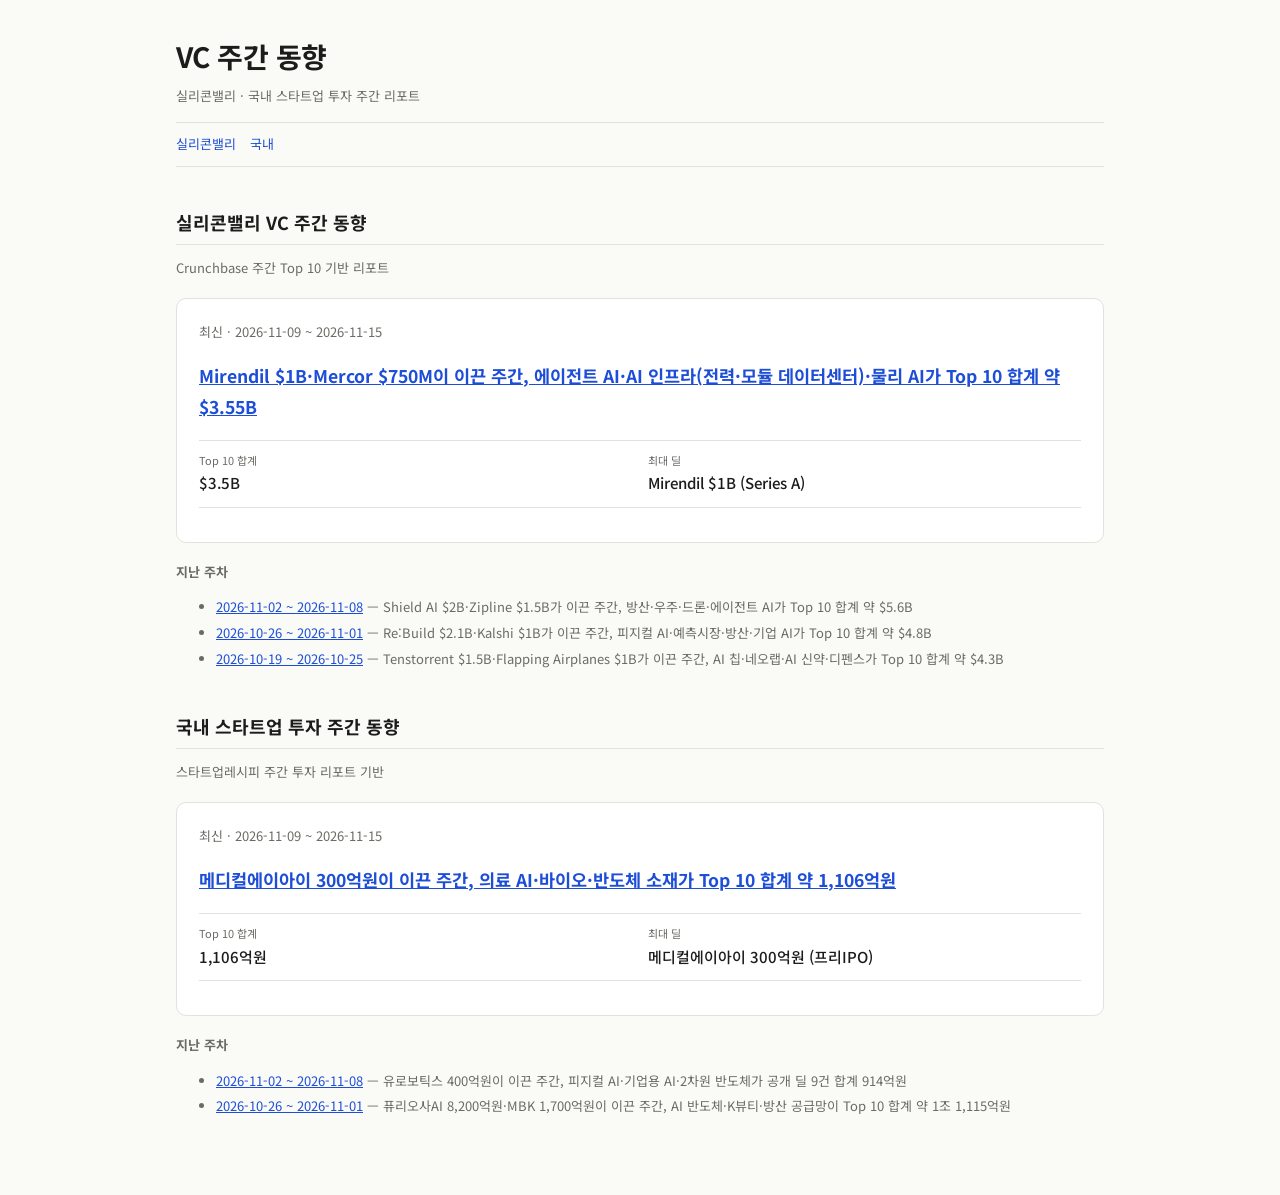
<file: index.html>
<!doctype html><html lang="ko"><head><meta charset="utf-8"><meta name="viewport" content="width=device-width,initial-scale=1"><title>VC 주간 동향</title>
<link href="https://fonts.googleapis.com/css2?family=Noto+Sans+KR:wght@400;500;700&display=swap" rel="stylesheet"><style>*{box-sizing:border-box}:root{--bg:#fafaf7;--fg:#1c1c1a;--mut:#6b6b66;--ln:#e3e2dc;--card:#fff;--ac:#1d4ed8;--bar:#dfe6fb;--why:#f1f4fd}
@media(prefers-color-scheme:dark){:root{--bg:#121214;--fg:#ececea;--mut:#9a9a94;--ln:#2c2c30;--card:#1a1a1d;--ac:#7ea2ff;--bar:#273253;--why:#1e2333}}
body{margin:0;background:var(--bg);color:var(--fg);font:15px/1.75 'Noto Sans KR',sans-serif;font-variant-numeric:tabular-nums;word-break:keep-all;overflow-wrap:anywhere}
.w{max-width:960px;margin:0 auto;padding:24px 16px 64px}a{color:var(--ac)}h1{font-size:28px;margin:8px 0 4px;letter-spacing:-.02em}h2{font-size:18px;margin:40px 0 12px;border-bottom:1px solid var(--ln);padding-bottom:6px}
.sub{color:var(--mut);font-size:13px}.lead{font-size:16px;margin:16px 0}
.tiles{display:grid;grid-template-columns:repeat(auto-fit,minmax(200px,1fr));gap:12px}.tile{background:var(--card);border:1px solid var(--ln);border-radius:8px;padding:12px 14px}.tile b{display:block;font-size:22px;color:var(--ac)}.tile span{font-size:12px;color:var(--mut)}
.trend{background:var(--card);border:1px solid var(--ln);border-radius:10px;padding:8px 20px}.trend li{margin:8px 0}
.bar{display:grid;grid-template-columns:minmax(120px,190px) 1fr 64px;gap:8px;align-items:center;text-decoration:none;color:var(--fg);padding:3px 0;font-size:13px}.bt{background:var(--bar);height:14px;border-radius:3px;overflow:hidden;display:block}.bt i{display:block;height:100%;background:var(--ac)}.ba{text-align:right;font-weight:700}
.card{background:var(--card);border:1px solid var(--ln);border-radius:10px;padding:22px;margin:18px 0;scroll-margin-top:12px}.ch{display:flex;gap:10px;align-items:center;flex-wrap:wrap}.ch h3{margin:0;font-size:20px}.rk{background:var(--ac);color:var(--bg);border-radius:50%;width:28px;height:28px;display:inline-flex;align-items:center;justify-content:center;font-weight:700;font-size:14px}
.tag{font-size:12px;border:1px solid var(--ln);border-radius:99px;padding:1px 10px;color:var(--mut)}.amt{font-size:40px;font-weight:700;color:var(--ac);margin:6px 0;letter-spacing:-.02em}
.meta{display:grid;grid-template-columns:repeat(auto-fit,minmax(200px,1fr));gap:8px 16px;margin:8px 0 12px;padding:10px 0;border-top:1px solid var(--ln);border-bottom:1px solid var(--ln)}.meta dt{font-size:11px;color:var(--mut)}.meta dd{margin:0;font-weight:500}
h4{font-size:13px;color:var(--mut);margin:16px 0 3px}.card p{margin:0}.why{background:var(--why);border-left:3px solid var(--ac);padding:10px 14px;border-radius:0 6px 6px 0}
.src{margin-top:16px;font-size:12px;color:var(--mut);border-top:1px dashed var(--ln);padding-top:8px}
.u{font-size:10px;background:#8883;color:var(--mut);border-radius:4px;padding:0 5px;margin-left:3px;font-weight:400;white-space:nowrap;vertical-align:middle}.small{font-size:13px;color:var(--mut)}.sec{border-left:3px solid var(--ln);padding:4px 0 4px 14px;margin:14px 0}.sh{display:flex;gap:10px;align-items:baseline;flex-wrap:wrap}.sh b{font-size:16px}.sh span{font-size:12px;color:var(--ac);font-weight:500}.sec p{margin:4px 0 0}.tw{overflow-x:auto}table{border-collapse:collapse;width:100%;font-size:13.5px}th,td{border-bottom:1px solid var(--ln);padding:8px 10px;text-align:left;vertical-align:top}th{font-size:12px;color:var(--mut);font-weight:500}.srcs{columns:2;font-size:13px}@media(max-width:600px){.srcs{columns:1}table{font-size:13px}td,th{padding:6px}}.small li{margin:3px 0}
@media(max-width:600px){.bar{grid-template-columns:1fr 56px}.bt{grid-column:1/-1;order:3}.amt{font-size:34px}.card{padding:16px}}.toc{display:flex;flex-wrap:wrap;gap:6px 14px;font-size:13px;margin:14px 0 0;padding:10px 0;border-top:1px solid var(--ln);border-bottom:1px solid var(--ln)}.toc a{text-decoration:none}</style></head><body><div class="w"><h1>VC 주간 동향</h1><div class="sub">실리콘밸리 · 국내 스타트업 투자 주간 리포트</div>
<nav class="toc"><a href="#us">실리콘밸리</a><a href="#kr">국내</a></nav>
<section id="us"><h2>실리콘밸리 VC 주간 동향</h2><div class="sub">Crunchbase 주간 Top 10 기반 리포트</div><article class="card"><div class="sub">최신 · 2026-11-09 ~ 2026-11-15</div><h3><a href="reports/2026-11-09.html">Mirendil $1B·Mercor $750M이 이끈 주간, 에이전트 AI·AI 인프라(전력·모듈 데이터센터)·물리 AI가 Top 10 합계 약 $3.55B</a></h3><dl class="meta"><div><dt>Top 10 합계</dt><dd>$3.5B</dd></div><div><dt>최대 딜</dt><dd>Mirendil $1B (Series A)</dd></div></dl></article>
<h4>지난 주차</h4><ul class="small"><li><a href="reports/2026-11-02.html">2026-11-02 ~ 2026-11-08</a> — Shield AI $2B·Zipline $1.5B가 이끈 주간, 방산·우주·드론·에이전트 AI가 Top 10 합계 약 $5.6B</li><li><a href="reports/2026-10-26.html">2026-10-26 ~ 2026-11-01</a> — Re:Build $2.1B·Kalshi $1B가 이끈 주간, 피지컬 AI·예측시장·방산·기업 AI가 Top 10 합계 약 $4.8B</li><li><a href="reports/2026-10-19.html">2026-10-19 ~ 2026-10-25</a> — Tenstorrent $1.5B·Flapping Airplanes $1B가 이끈 주간, AI 칩·네오랩·AI 신약·디펜스가 Top 10 합계 약 $4.3B</li></ul></section><section id="kr"><h2>국내 스타트업 투자 주간 동향</h2><div class="sub">스타트업레시피 주간 투자 리포트 기반</div><article class="card"><div class="sub">최신 · 2026-11-09 ~ 2026-11-15</div><h3><a href="kr/reports/2026-11-09.html">메디컬에이아이 300억원이 이끈 주간, 의료 AI·바이오·반도체 소재가 Top 10 합계 약 1,106억원</a></h3><dl class="meta"><div><dt>Top 10 합계</dt><dd>1,106억원</dd></div><div><dt>최대 딜</dt><dd>메디컬에이아이 300억원 (프리IPO)</dd></div></dl></article>
<h4>지난 주차</h4><ul class="small"><li><a href="kr/reports/2026-11-02.html">2026-11-02 ~ 2026-11-08</a> — 유로보틱스 400억원이 이끈 주간, 피지컬 AI·기업용 AI·2차원 반도체가 공개 딜 9건 합계 914억원</li><li><a href="kr/reports/2026-10-26.html">2026-10-26 ~ 2026-11-01</a> — 퓨리오사AI 8,200억원·MBK 1,700억원이 이끈 주간, AI 반도체·K뷰티·방산 공급망이 Top 10 합계 약 1조 1,115억원</li></ul></section></div></body></html>
</file>
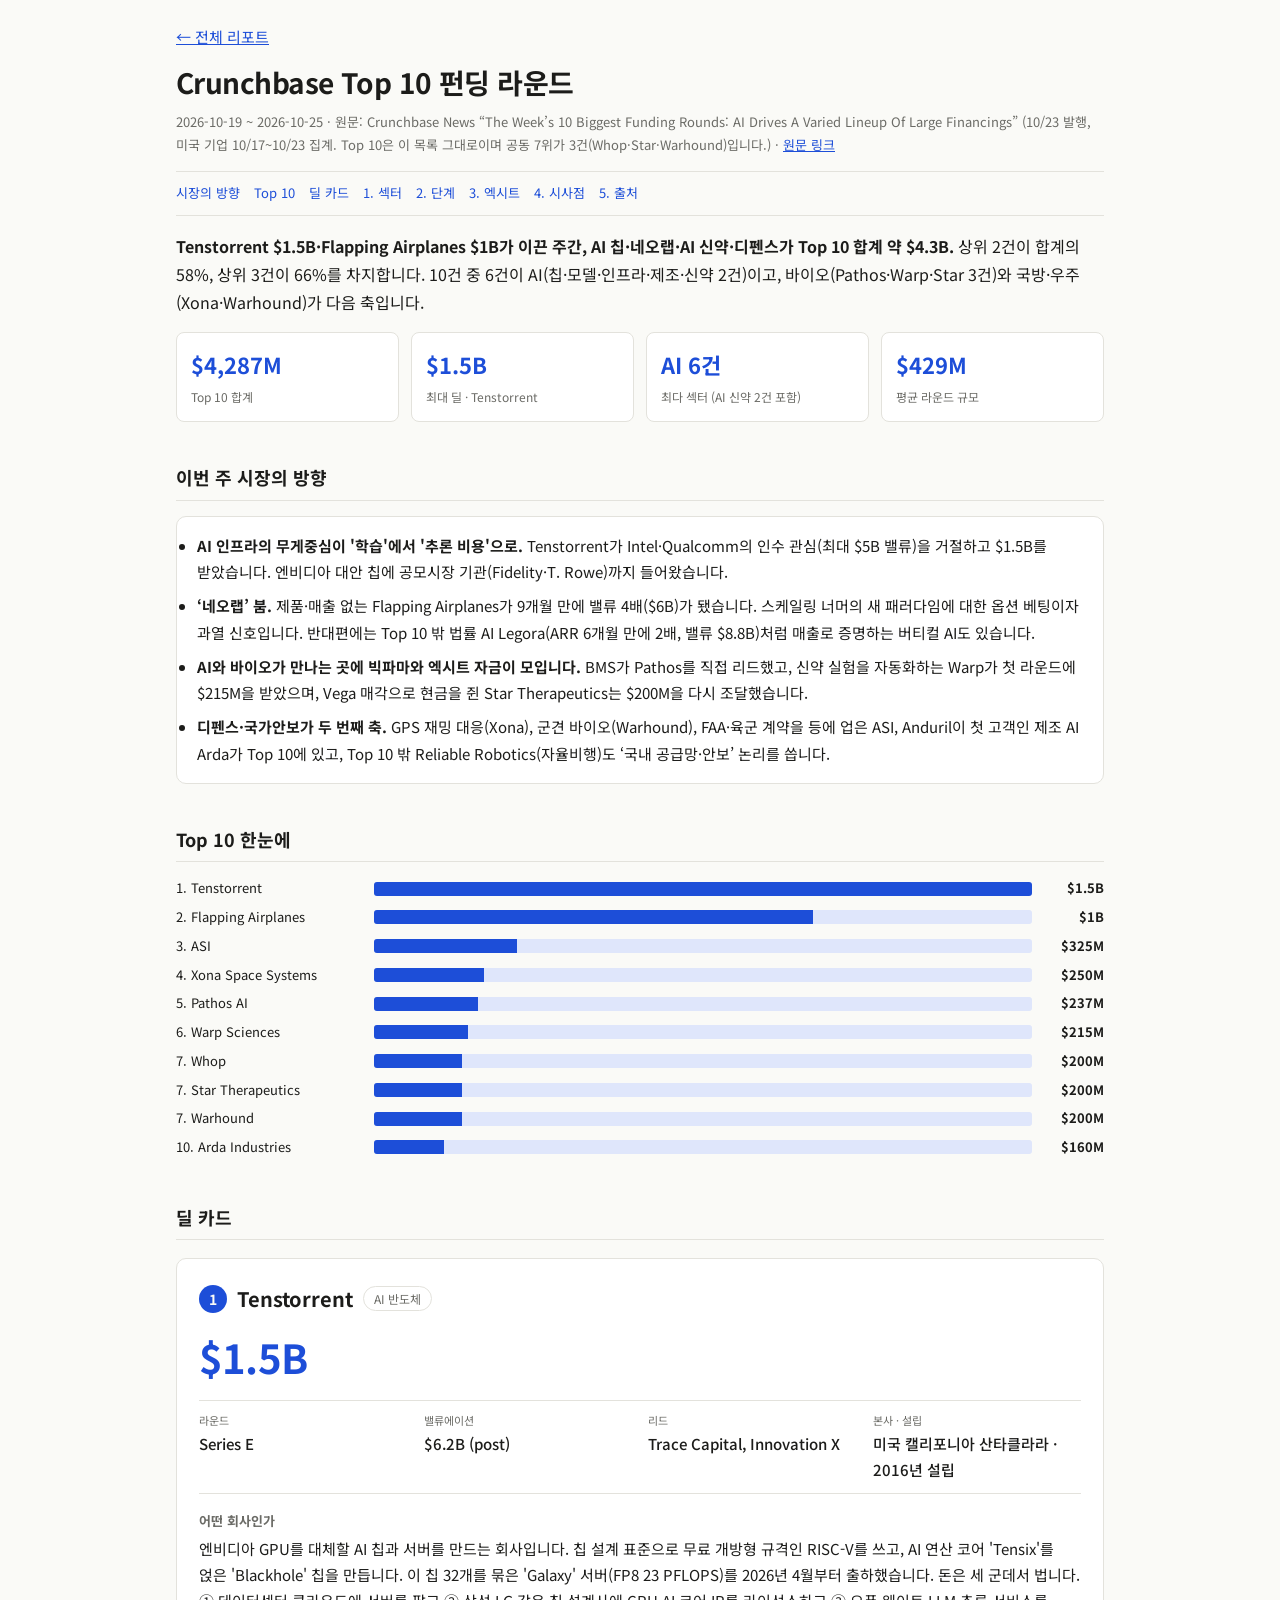
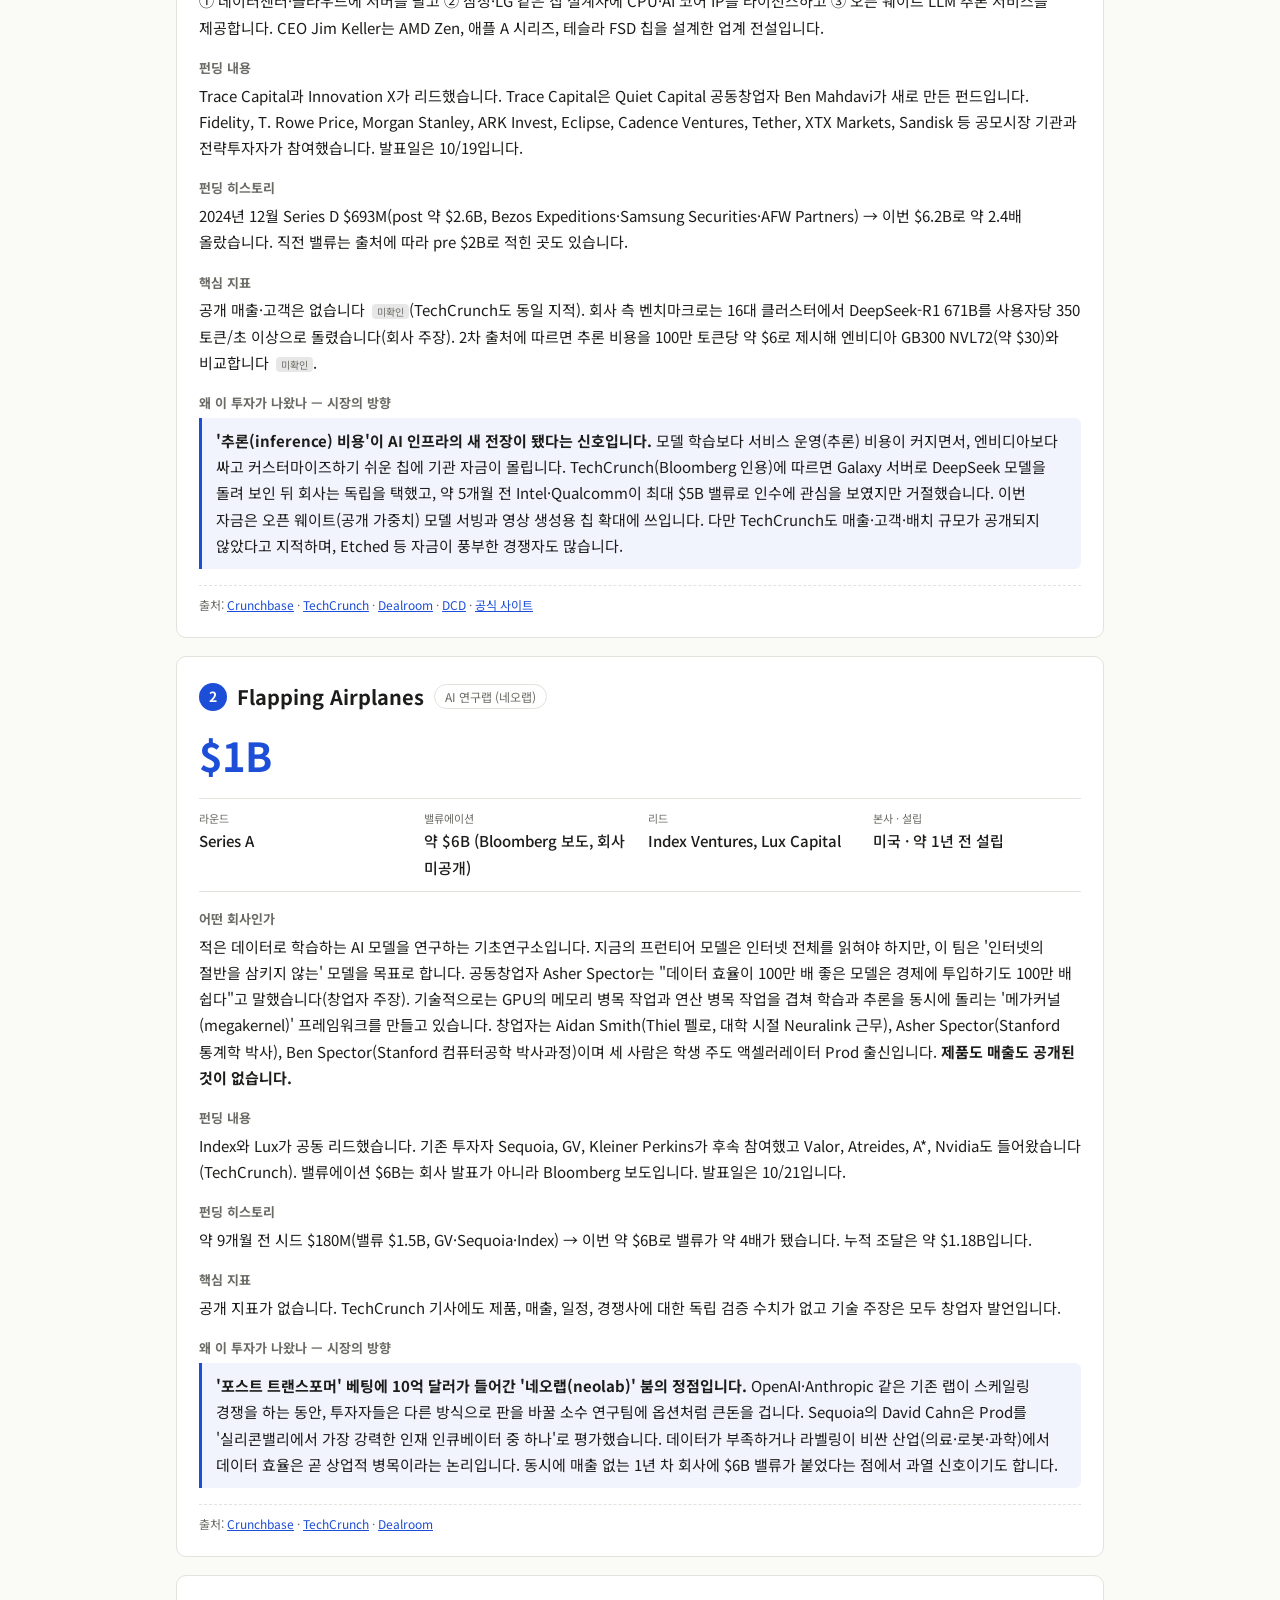
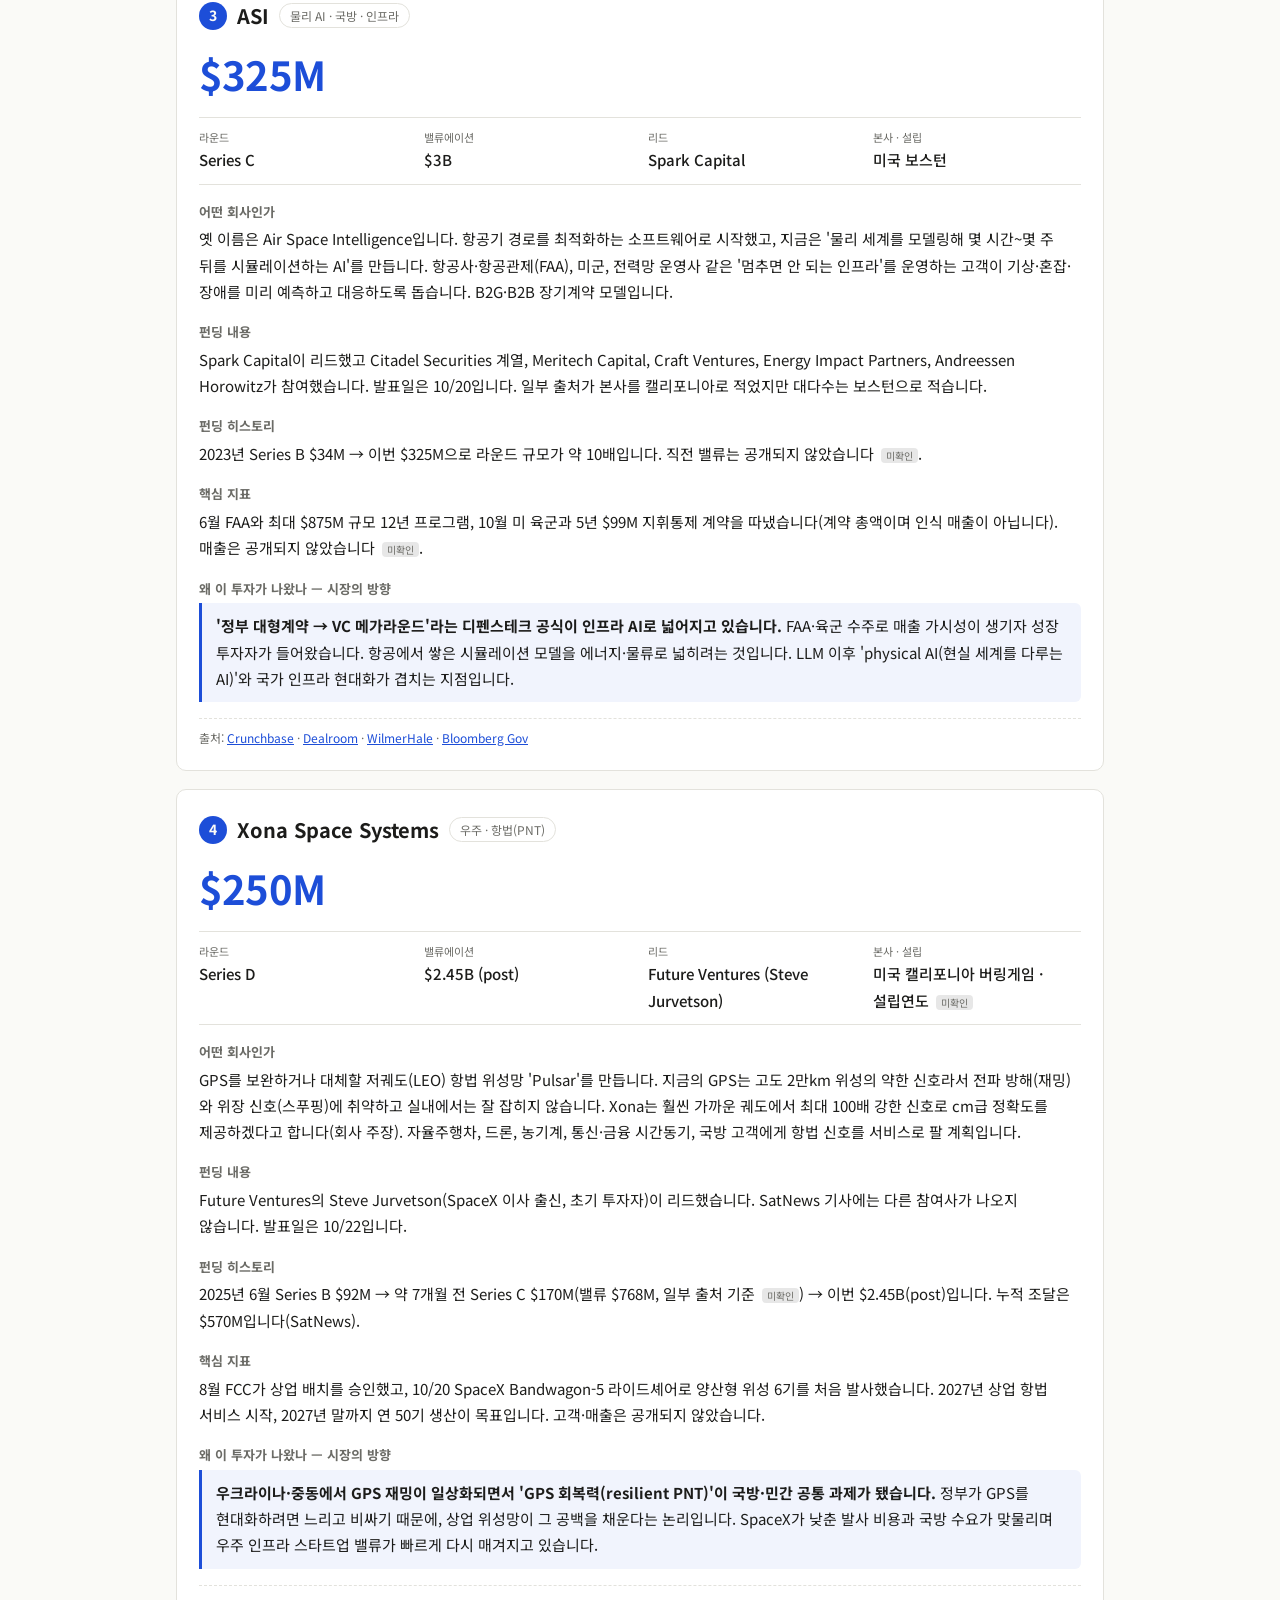
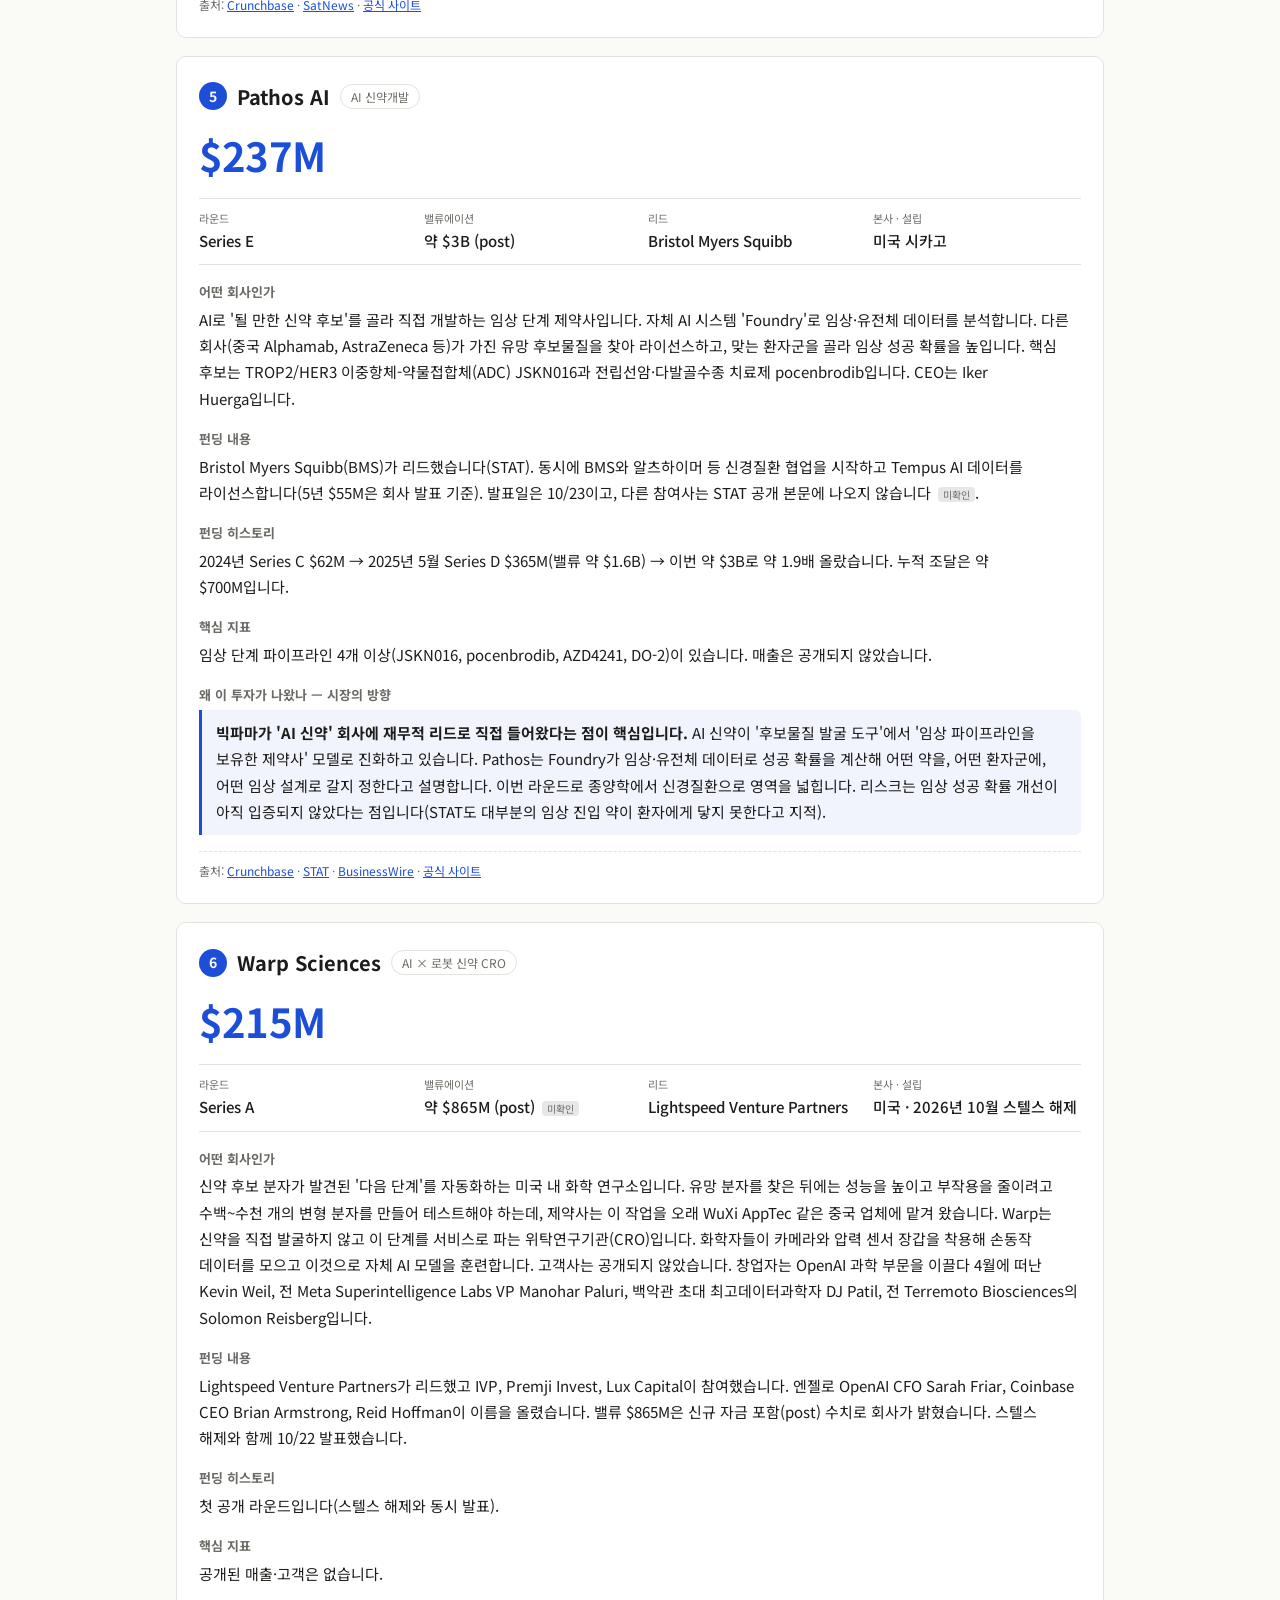
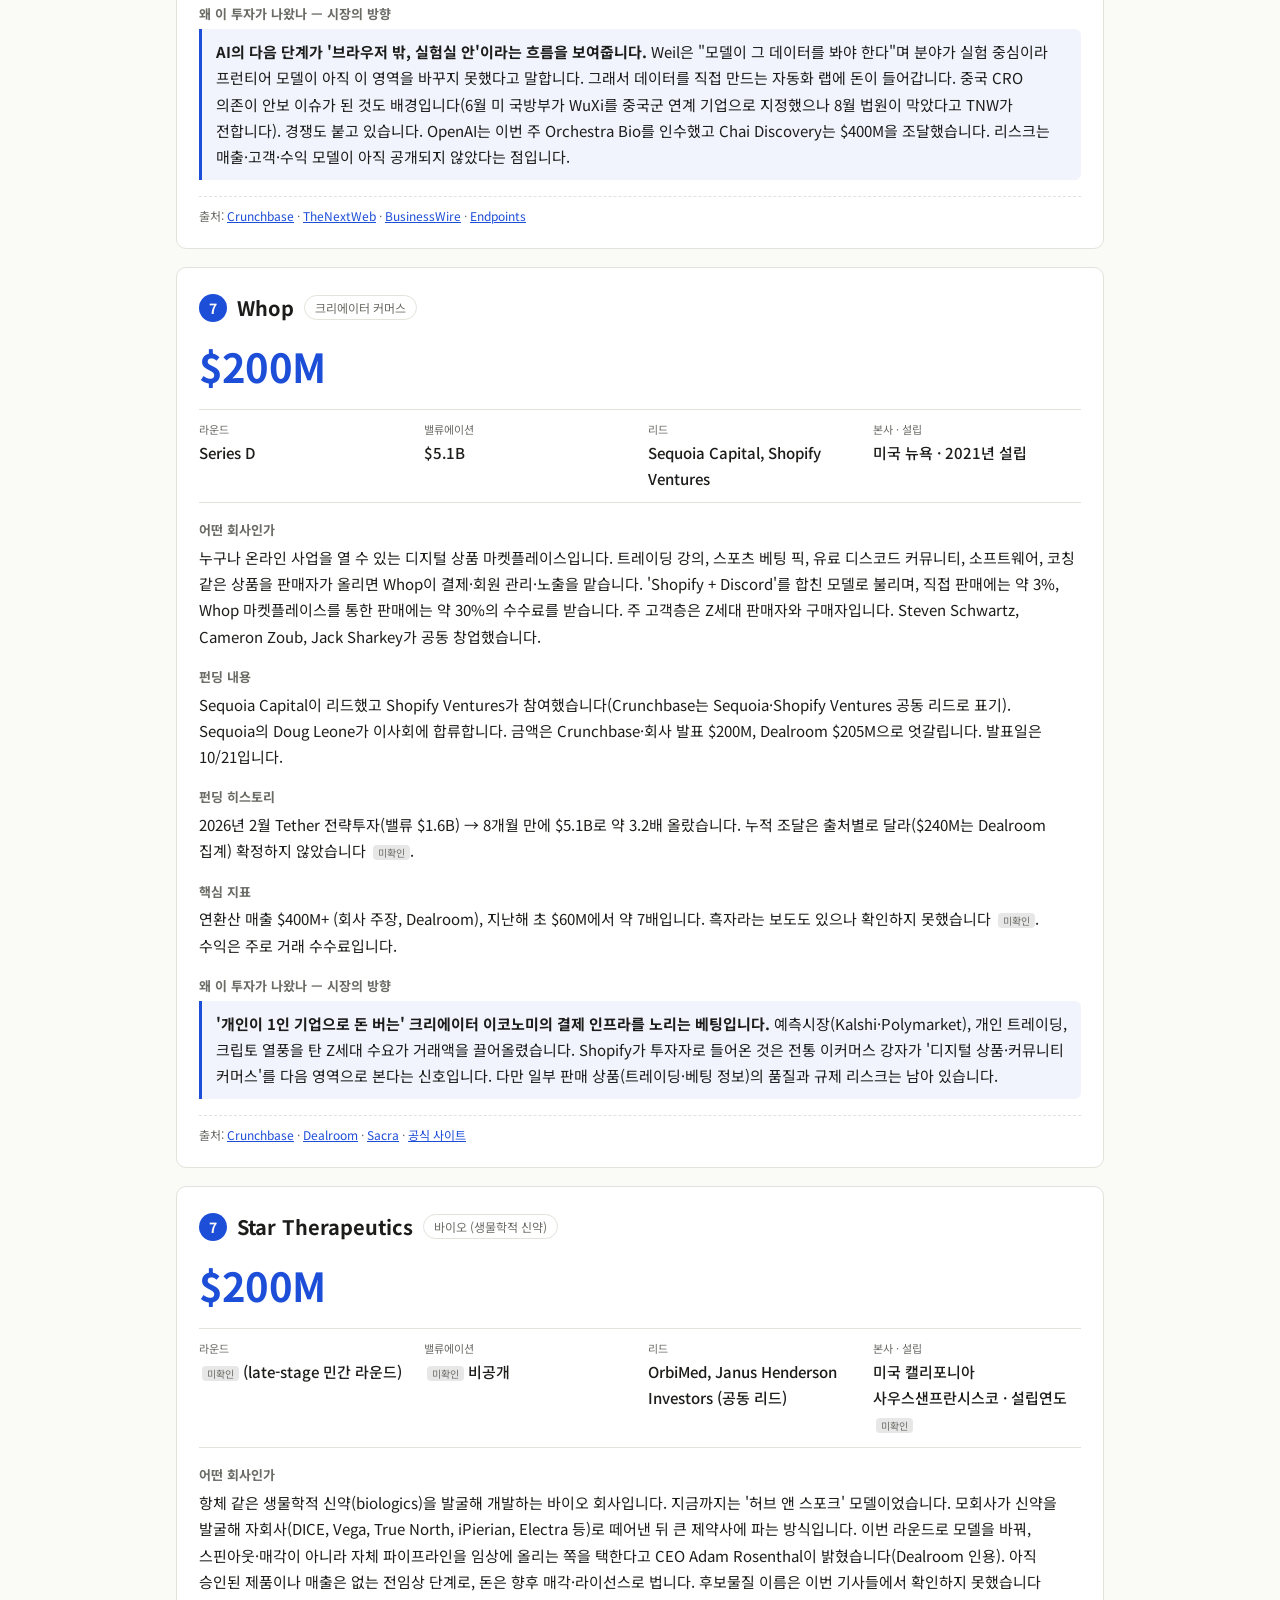
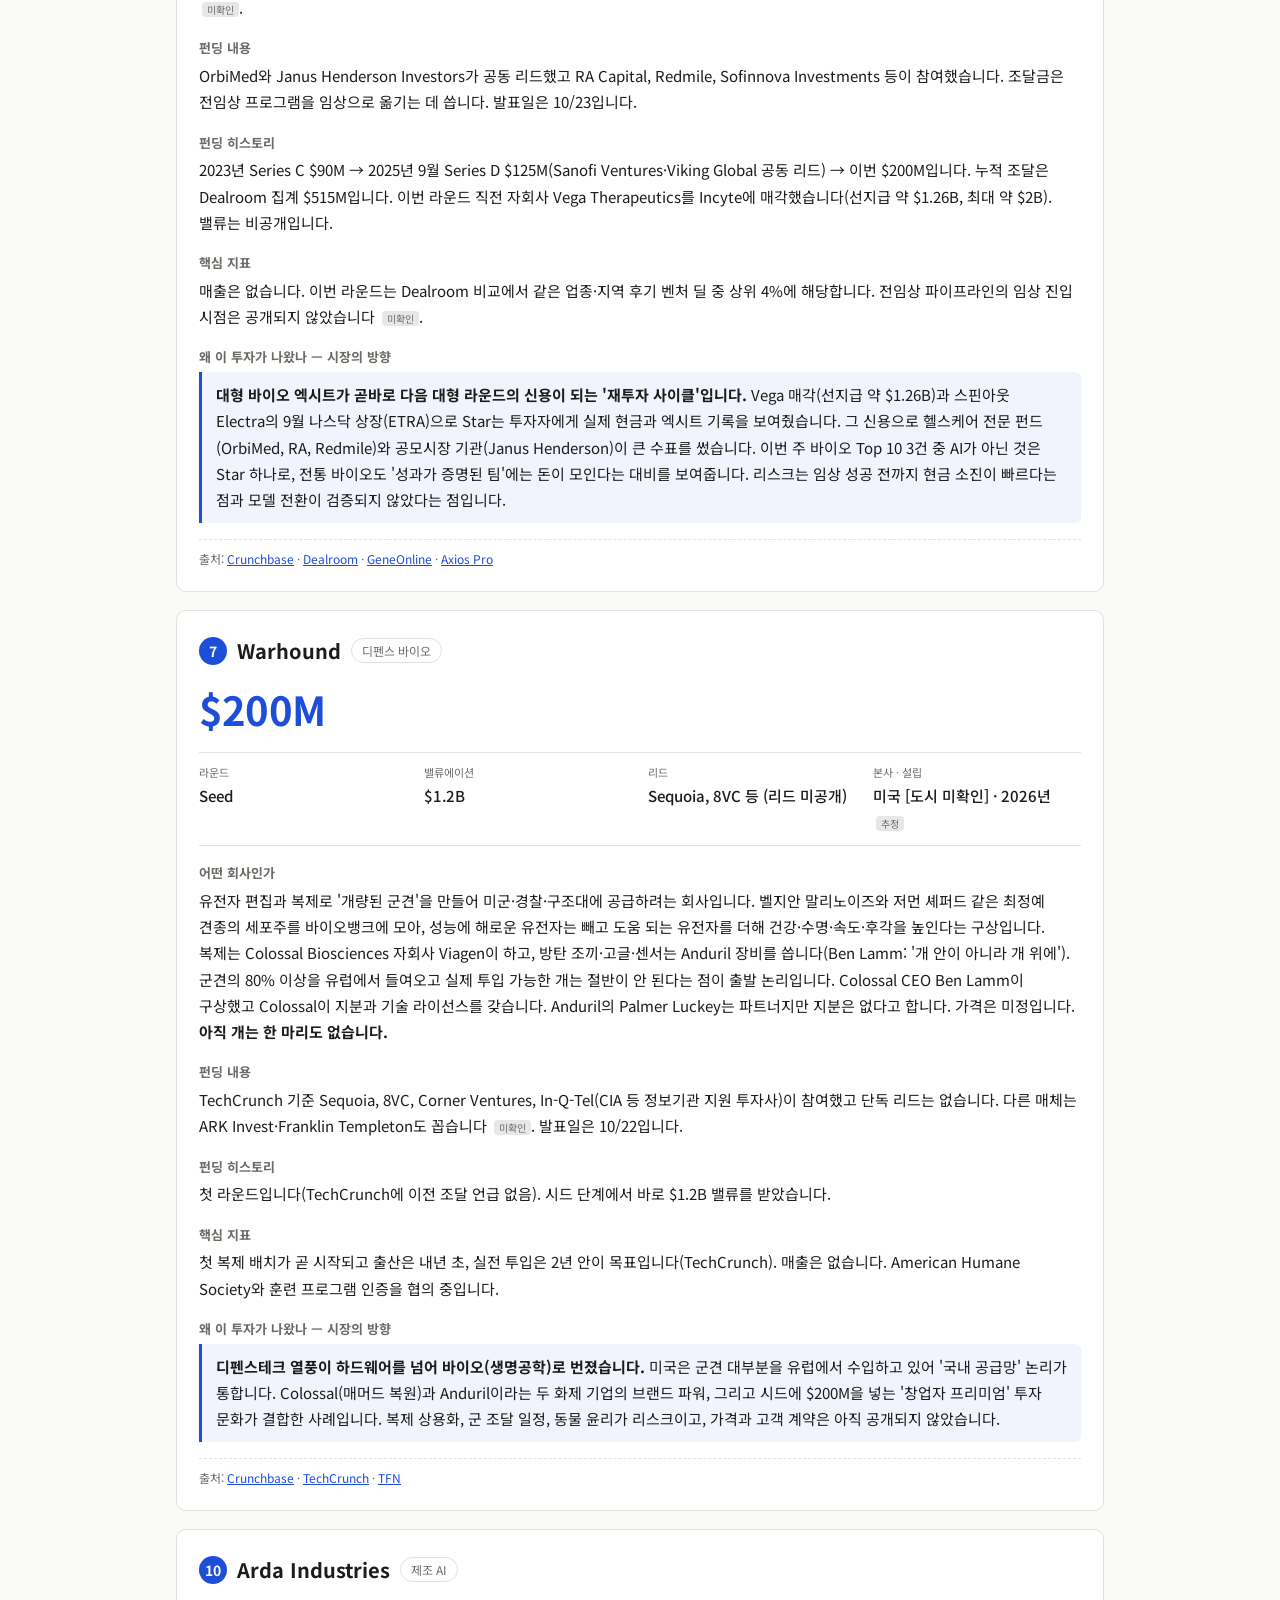
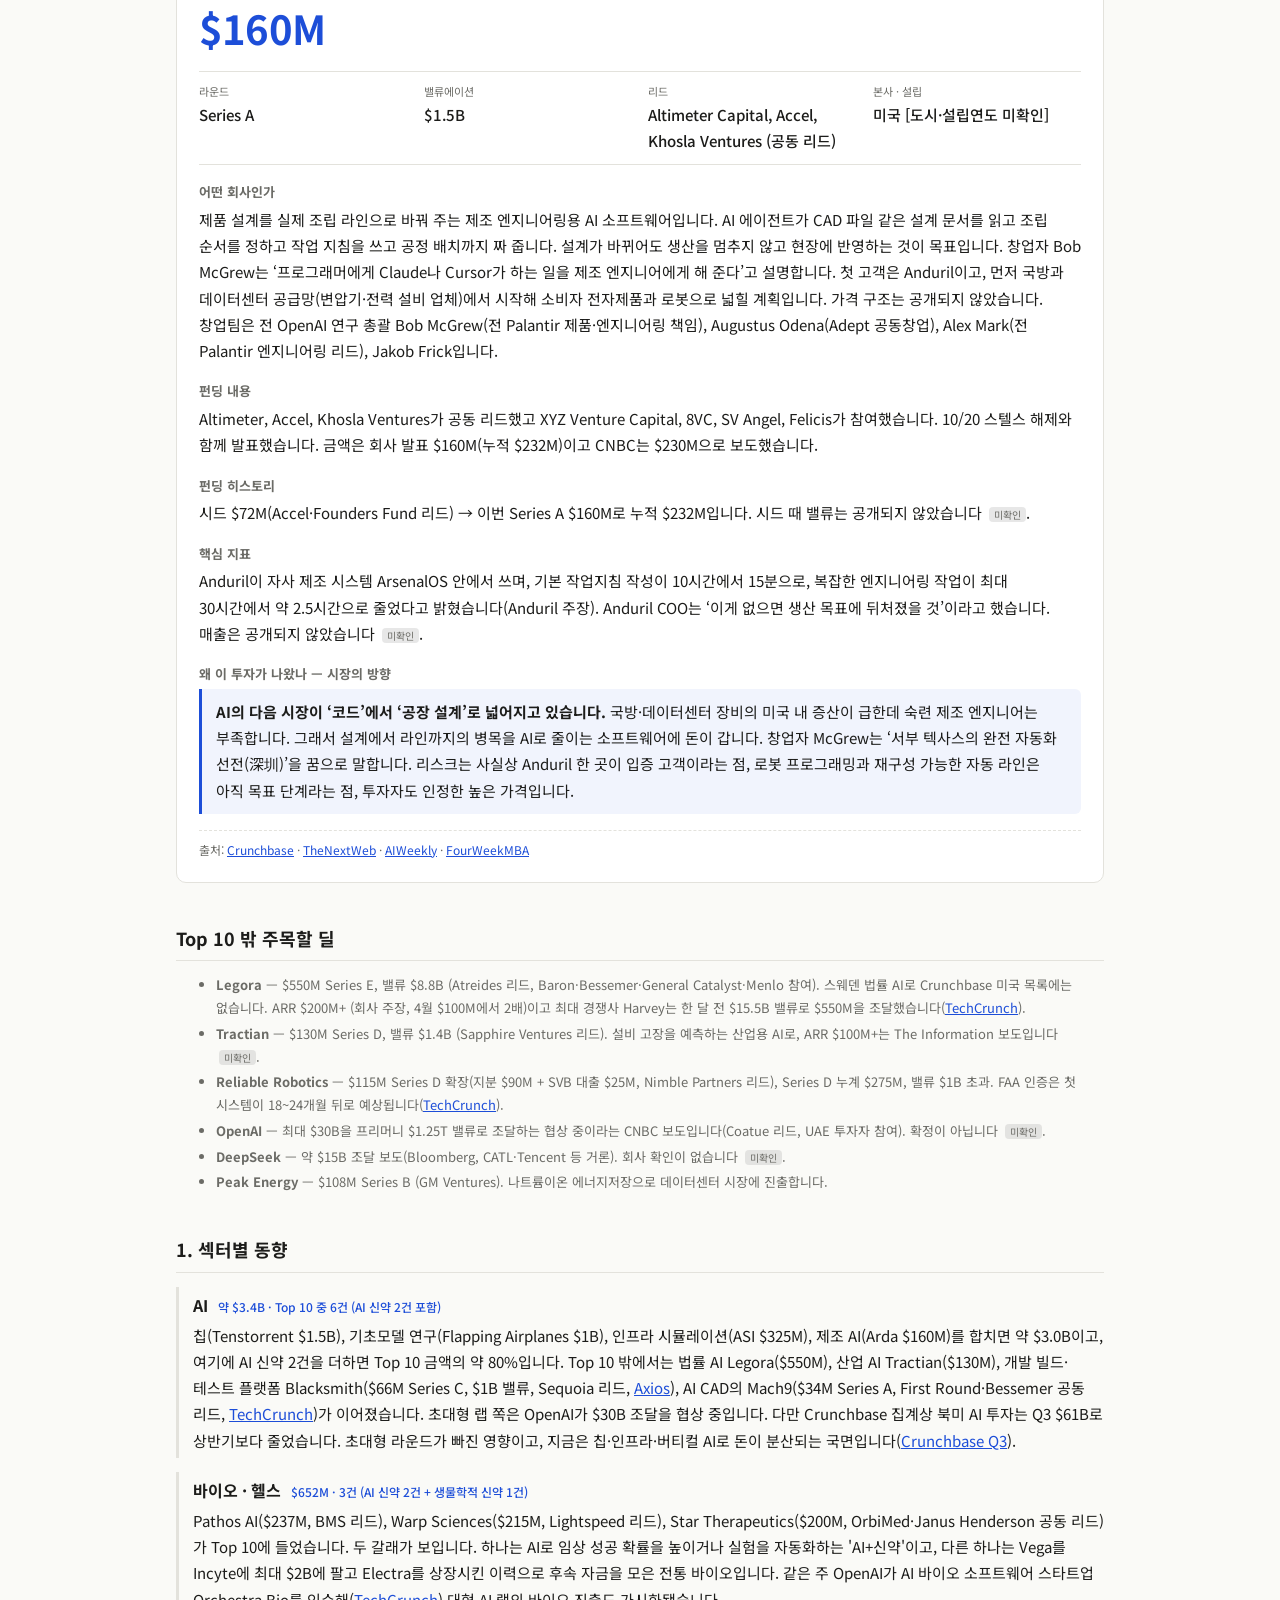
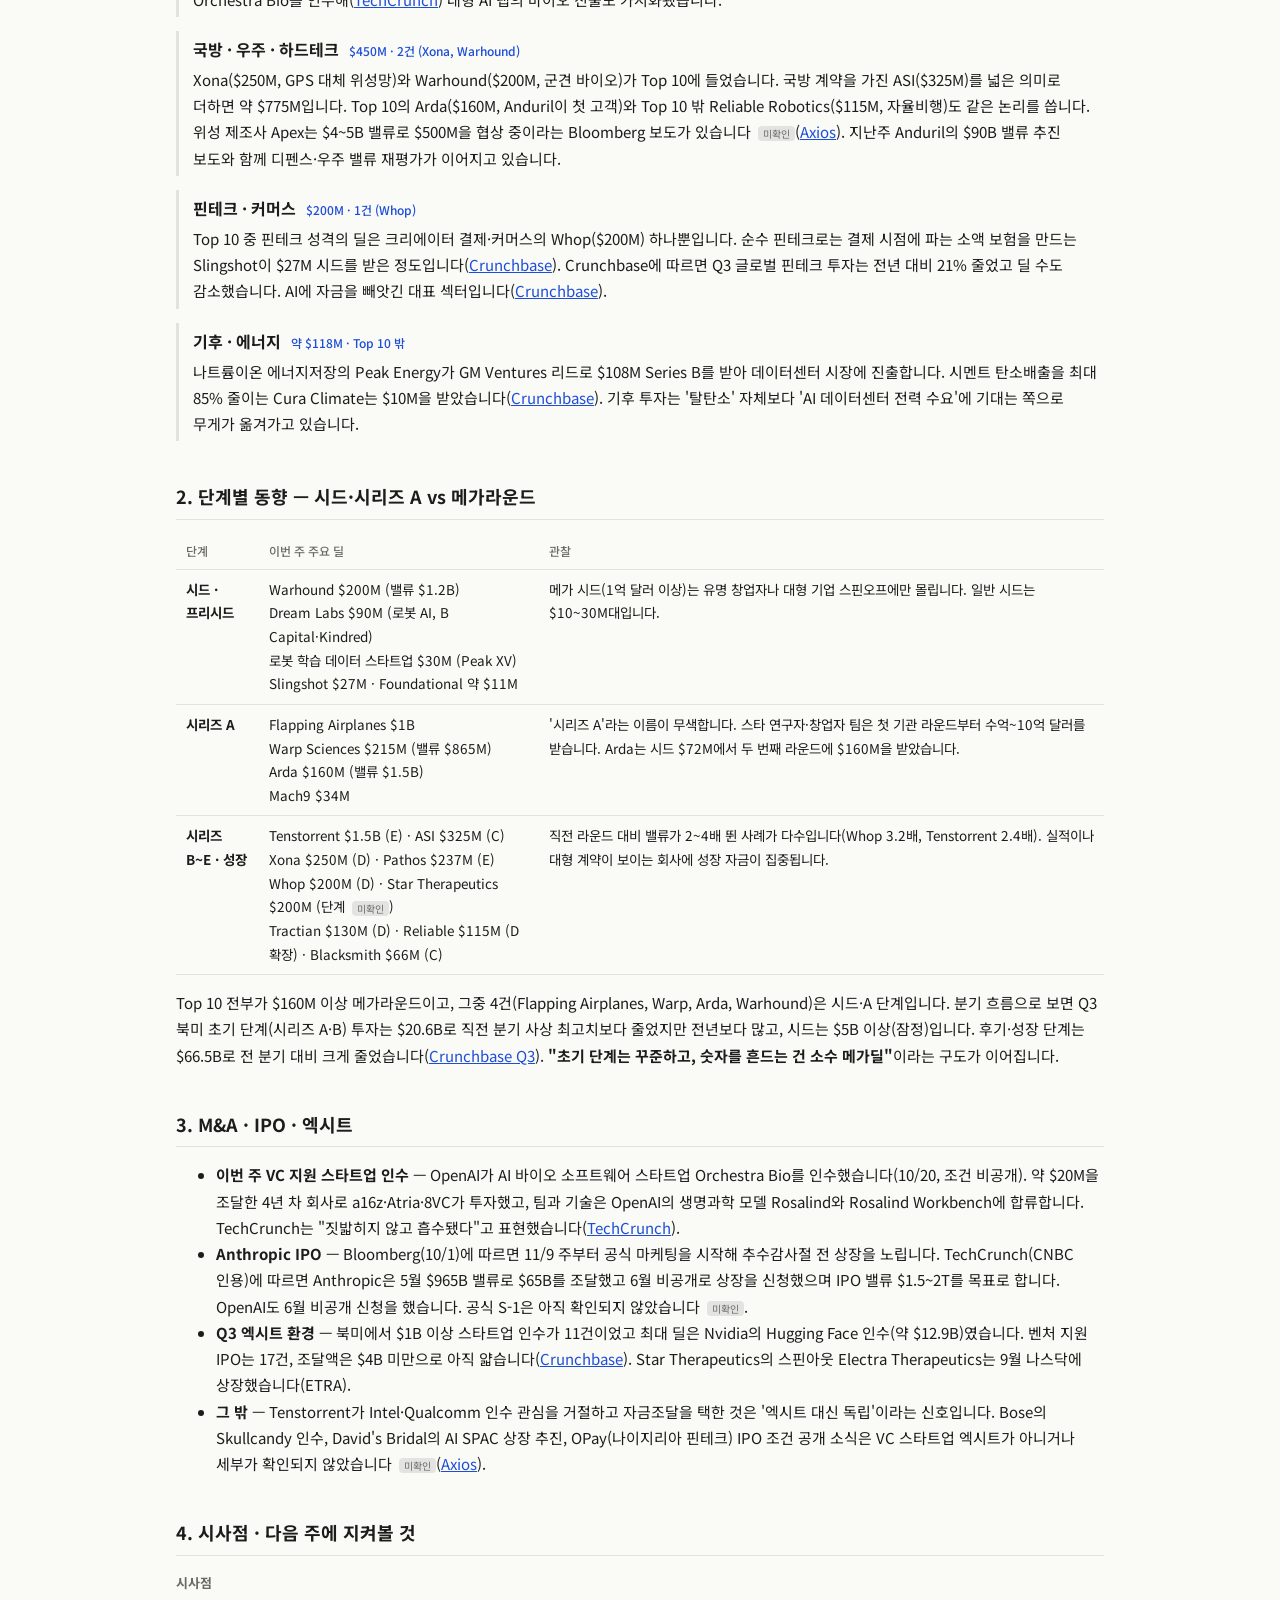
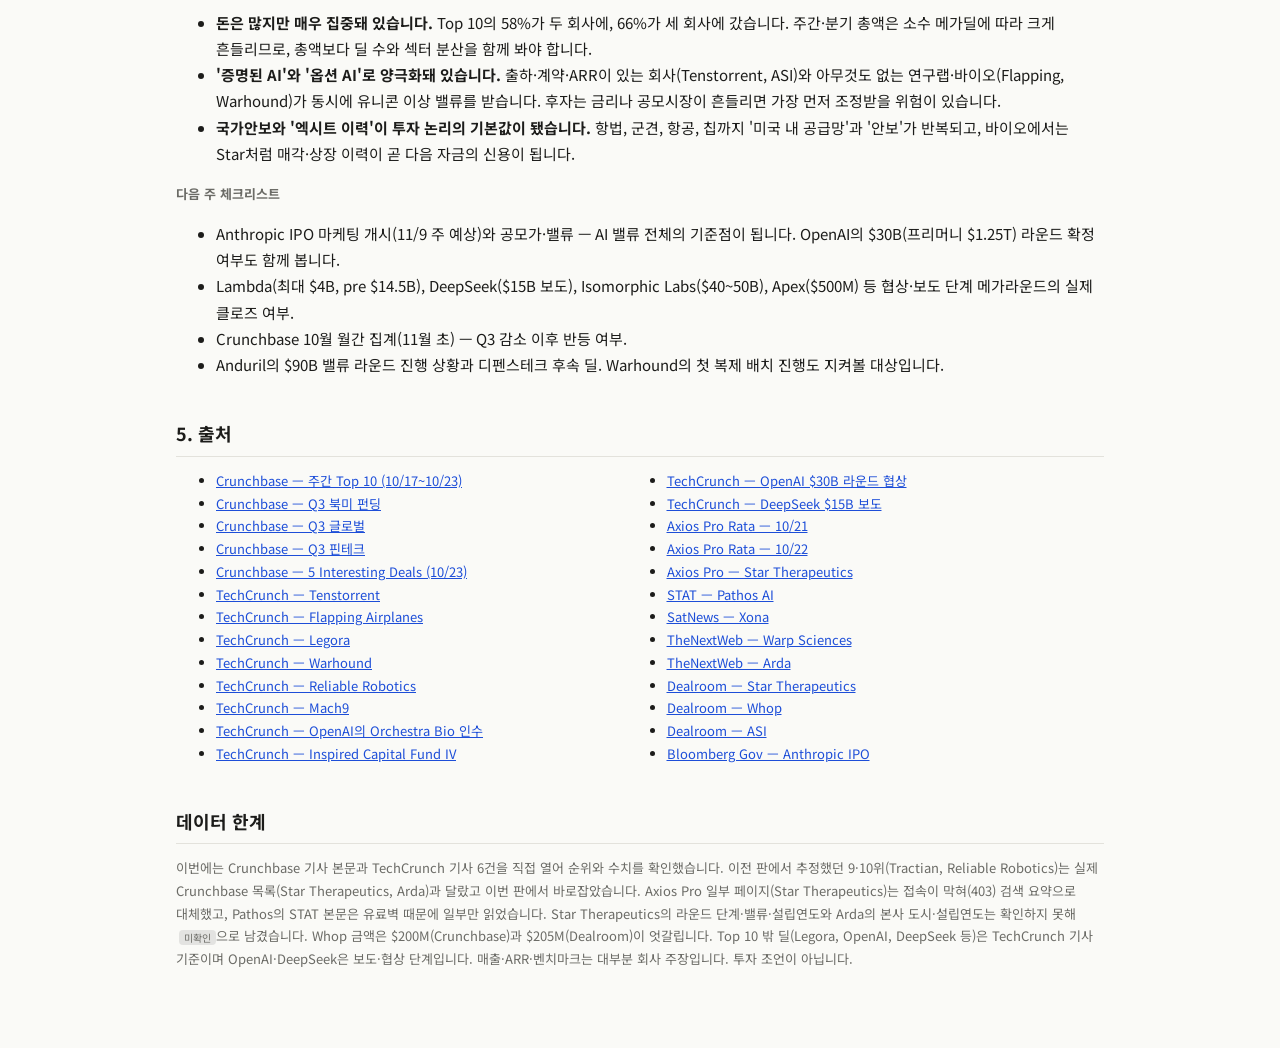
<file: reports/2026-10-19.html>
<!doctype html><html lang="ko"><head><meta charset="utf-8"><meta name="viewport" content="width=device-width,initial-scale=1"><title>Crunchbase Top 10 | 2026-10-19~2026-10-25</title>
<link href="https://fonts.googleapis.com/css2?family=Noto+Sans+KR:wght@400;500;700&display=swap" rel="stylesheet"><style>*{box-sizing:border-box}:root{--bg:#fafaf7;--fg:#1c1c1a;--mut:#6b6b66;--ln:#e3e2dc;--card:#fff;--ac:#1d4ed8;--bar:#dfe6fb;--why:#f1f4fd}
@media(prefers-color-scheme:dark){:root{--bg:#121214;--fg:#ececea;--mut:#9a9a94;--ln:#2c2c30;--card:#1a1a1d;--ac:#7ea2ff;--bar:#273253;--why:#1e2333}}
body{margin:0;background:var(--bg);color:var(--fg);font:15px/1.75 'Noto Sans KR',sans-serif;font-variant-numeric:tabular-nums;word-break:keep-all;overflow-wrap:anywhere}
.w{max-width:960px;margin:0 auto;padding:24px 16px 64px}a{color:var(--ac)}h1{font-size:28px;margin:8px 0 4px;letter-spacing:-.02em}h2{font-size:18px;margin:40px 0 12px;border-bottom:1px solid var(--ln);padding-bottom:6px}
.sub{color:var(--mut);font-size:13px}.lead{font-size:16px;margin:16px 0}
.tiles{display:grid;grid-template-columns:repeat(auto-fit,minmax(200px,1fr));gap:12px}.tile{background:var(--card);border:1px solid var(--ln);border-radius:8px;padding:12px 14px}.tile b{display:block;font-size:22px;color:var(--ac)}.tile span{font-size:12px;color:var(--mut)}
.trend{background:var(--card);border:1px solid var(--ln);border-radius:10px;padding:8px 20px}.trend li{margin:8px 0}
.bar{display:grid;grid-template-columns:minmax(120px,190px) 1fr 64px;gap:8px;align-items:center;text-decoration:none;color:var(--fg);padding:3px 0;font-size:13px}.bt{background:var(--bar);height:14px;border-radius:3px;overflow:hidden;display:block}.bt i{display:block;height:100%;background:var(--ac)}.ba{text-align:right;font-weight:700}
.card{background:var(--card);border:1px solid var(--ln);border-radius:10px;padding:22px;margin:18px 0;scroll-margin-top:12px}.ch{display:flex;gap:10px;align-items:center;flex-wrap:wrap}.ch h3{margin:0;font-size:20px}.rk{background:var(--ac);color:var(--bg);border-radius:50%;width:28px;height:28px;display:inline-flex;align-items:center;justify-content:center;font-weight:700;font-size:14px}
.tag{font-size:12px;border:1px solid var(--ln);border-radius:99px;padding:1px 10px;color:var(--mut)}.amt{font-size:40px;font-weight:700;color:var(--ac);margin:6px 0;letter-spacing:-.02em}
.meta{display:grid;grid-template-columns:repeat(auto-fit,minmax(200px,1fr));gap:8px 16px;margin:8px 0 12px;padding:10px 0;border-top:1px solid var(--ln);border-bottom:1px solid var(--ln)}.meta dt{font-size:11px;color:var(--mut)}.meta dd{margin:0;font-weight:500}
h4{font-size:13px;color:var(--mut);margin:16px 0 3px}.card p{margin:0}.why{background:var(--why);border-left:3px solid var(--ac);padding:10px 14px;border-radius:0 6px 6px 0}
.src{margin-top:16px;font-size:12px;color:var(--mut);border-top:1px dashed var(--ln);padding-top:8px}
.u{font-size:10px;background:#8883;color:var(--mut);border-radius:4px;padding:0 5px;margin-left:3px;font-weight:400;white-space:nowrap;vertical-align:middle}.small{font-size:13px;color:var(--mut)}.sec{border-left:3px solid var(--ln);padding:4px 0 4px 14px;margin:14px 0}.sh{display:flex;gap:10px;align-items:baseline;flex-wrap:wrap}.sh b{font-size:16px}.sh span{font-size:12px;color:var(--ac);font-weight:500}.sec p{margin:4px 0 0}.tw{overflow-x:auto}table{border-collapse:collapse;width:100%;font-size:13.5px}th,td{border-bottom:1px solid var(--ln);padding:8px 10px;text-align:left;vertical-align:top}th{font-size:12px;color:var(--mut);font-weight:500}.srcs{columns:2;font-size:13px}@media(max-width:600px){.srcs{columns:1}table{font-size:13px}td,th{padding:6px}}.small li{margin:3px 0}
@media(max-width:600px){.bar{grid-template-columns:1fr 56px}.bt{grid-column:1/-1;order:3}.amt{font-size:34px}.card{padding:16px}}.toc{display:flex;flex-wrap:wrap;gap:6px 14px;font-size:13px;margin:14px 0 0;padding:10px 0;border-top:1px solid var(--ln);border-bottom:1px solid var(--ln)}.toc a{text-decoration:none}</style></head><body><div class="w">
<a href="../index.html">← 전체 리포트</a><h1>Crunchbase Top 10 펀딩 라운드</h1><div class="sub">2026-10-19 ~ 2026-10-25 · 원문: Crunchbase News “The Week’s 10 Biggest Funding Rounds: AI Drives A Varied Lineup Of Large Financings” (10/23 발행, 미국 기업 10/17~10/23 집계. Top 10은 이 목록 그대로이며 공동 7위가 3건(Whop·Star·Warhound)입니다.) · <a href="https://news.crunchbase.com/venture/biggest-funding-rounds-ai-defense-biotech-robotics-tenstorrent/">원문 링크</a></div>
<nav class="toc"><a href="#trend">시장의 방향</a><a href="#chart">Top 10</a><a href="#cards">딜 카드</a><a href="#s1">1. 섹터</a><a href="#s2">2. 단계</a><a href="#s3">3. 엑시트</a><a href="#s4">4. 시사점</a><a href="#s5">5. 출처</a></nav>
<p class="lead"><b>Tenstorrent $1.5B·Flapping Airplanes $1B가 이끈 주간, AI 칩·네오랩·AI 신약·디펜스가 Top 10 합계 약 $4.3B.</b> 상위 2건이 합계의 58%, 상위 3건이 66%를 차지합니다. 10건 중 6건이 AI(칩·모델·인프라·제조·신약 2건)이고, 바이오(Pathos·Warp·Star 3건)와 국방·우주(Xona·Warhound)가 다음 축입니다.</p>
<div class="tiles"><div class="tile"><b>$4,287M</b><span>Top 10 합계</span></div><div class="tile"><b>$1.5B</b><span>최대 딜 · Tenstorrent</span></div><div class="tile"><b>AI 6건</b><span>최다 섹터 (AI 신약 2건 포함)</span></div><div class="tile"><b>$429M</b><span>평균 라운드 규모</span></div></div>
<h2 id="trend">이번 주 시장의 방향</h2><ul class="trend"><li><b>AI 인프라의 무게중심이 '학습'에서 '추론 비용'으로.</b> Tenstorrent가 Intel·Qualcomm의 인수 관심(최대 $5B 밸류)을 거절하고 $1.5B를 받았습니다. 엔비디아 대안 칩에 공모시장 기관(Fidelity·T. Rowe)까지 들어왔습니다.</li><li><b>‘네오랩’ 붐.</b> 제품·매출 없는 Flapping Airplanes가 9개월 만에 밸류 4배($6B)가 됐습니다. 스케일링 너머의 새 패러다임에 대한 옵션 베팅이자 과열 신호입니다. 반대편에는 Top 10 밖 법률 AI Legora(ARR 6개월 만에 2배, 밸류 $8.8B)처럼 매출로 증명하는 버티컬 AI도 있습니다.</li><li><b>AI와 바이오가 만나는 곳에 빅파마와 엑시트 자금이 모입니다.</b> BMS가 Pathos를 직접 리드했고, 신약 실험을 자동화하는 Warp가 첫 라운드에 $215M을 받았으며, Vega 매각으로 현금을 쥔 Star Therapeutics는 $200M을 다시 조달했습니다.</li><li><b>디펜스·국가안보가 두 번째 축.</b> GPS 재밍 대응(Xona), 군견 바이오(Warhound), FAA·육군 계약을 등에 업은 ASI, Anduril이 첫 고객인 제조 AI Arda가 Top 10에 있고, Top 10 밖 Reliable Robotics(자율비행)도 ‘국내 공급망·안보’ 논리를 씁니다.</li></ul>
<h2 id="chart">Top 10 한눈에</h2><a class="bar" href="#d1"><span class="bn">1. Tenstorrent</span><span class="bt"><i style="width:100.0%"></i></span><span class="ba">$1.5B</span></a><a class="bar" href="#d2"><span class="bn">2. Flapping Airplanes</span><span class="bt"><i style="width:66.7%"></i></span><span class="ba">$1B</span></a><a class="bar" href="#d3"><span class="bn">3. ASI</span><span class="bt"><i style="width:21.7%"></i></span><span class="ba">$325M</span></a><a class="bar" href="#d4"><span class="bn">4. Xona Space Systems</span><span class="bt"><i style="width:16.7%"></i></span><span class="ba">$250M</span></a><a class="bar" href="#d5"><span class="bn">5. Pathos AI</span><span class="bt"><i style="width:15.8%"></i></span><span class="ba">$237M</span></a><a class="bar" href="#d6"><span class="bn">6. Warp Sciences</span><span class="bt"><i style="width:14.3%"></i></span><span class="ba">$215M</span></a><a class="bar" href="#d7"><span class="bn">7. Whop</span><span class="bt"><i style="width:13.3%"></i></span><span class="ba">$200M</span></a><a class="bar" href="#d8"><span class="bn">7. Star Therapeutics</span><span class="bt"><i style="width:13.3%"></i></span><span class="ba">$200M</span></a><a class="bar" href="#d9"><span class="bn">7. Warhound</span><span class="bt"><i style="width:13.3%"></i></span><span class="ba">$200M</span></a><a class="bar" href="#d10"><span class="bn">10. Arda Industries</span><span class="bt"><i style="width:10.7%"></i></span><span class="ba">$160M</span></a>
<h2 id="cards">딜 카드</h2><article class="card" id="d1"><div class="ch"><span class="rk">1</span><h3>Tenstorrent</h3><span class="tag">AI 반도체</span></div>
<div class="amt">$1.5B</div>
<dl class="meta"><div><dt>라운드</dt><dd>Series E</dd></div><div><dt>밸류에이션</dt><dd>$6.2B (post)</dd></div><div><dt>리드</dt><dd>Trace Capital, Innovation X</dd></div><div><dt>본사 · 설립</dt><dd>미국 캘리포니아 산타클라라 · 2016년 설립</dd></div></dl>
<h4>어떤 회사인가</h4><p>엔비디아 GPU를 대체할 AI 칩과 서버를 만드는 회사입니다. 칩 설계 표준으로 무료 개방형 규격인 RISC-V를 쓰고, AI 연산 코어 'Tensix'를 얹은 'Blackhole' 칩을 만듭니다. 이 칩 32개를 묶은 'Galaxy' 서버(FP8 23 PFLOPS)를 2026년 4월부터 출하했습니다. 돈은 세 군데서 법니다. ① 데이터센터·클라우드에 서버를 팔고 ② 삼성·LG 같은 칩 설계사에 CPU·AI 코어 IP를 라이선스하고 ③ 오픈 웨이트 LLM 추론 서비스를 제공합니다. CEO Jim Keller는 AMD Zen, 애플 A 시리즈, 테슬라 FSD 칩을 설계한 업계 전설입니다.</p><h4>펀딩 내용</h4><p>Trace Capital과 Innovation X가 리드했습니다. Trace Capital은 Quiet Capital 공동창업자 Ben Mahdavi가 새로 만든 펀드입니다. Fidelity, T. Rowe Price, Morgan Stanley, ARK Invest, Eclipse, Cadence Ventures, Tether, XTX Markets, Sandisk 등 공모시장 기관과 전략투자자가 참여했습니다. 발표일은 10/19입니다.</p><h4>펀딩 히스토리</h4><p>2024년 12월 Series D $693M(post 약 $2.6B, Bezos Expeditions·Samsung Securities·AFW Partners) → 이번 $6.2B로 약 2.4배 올랐습니다. 직전 밸류는 출처에 따라 pre $2B로 적힌 곳도 있습니다.</p><h4>핵심 지표</h4><p>공개 매출·고객은 없습니다 <span class="u">미확인</span>(TechCrunch도 동일 지적). 회사 측 벤치마크로는 16대 클러스터에서 DeepSeek-R1 671B를 사용자당 350 토큰/초 이상으로 돌렸습니다(회사 주장). 2차 출처에 따르면 추론 비용을 100만 토큰당 약 $6로 제시해 엔비디아 GB300 NVL72(약 $30)와 비교합니다 <span class="u">미확인</span>.</p><h4>왜 이 투자가 나왔나 — 시장의 방향</h4><p class="why"><b>'추론(inference) 비용'이 AI 인프라의 새 전장이 됐다는 신호입니다.</b> 모델 학습보다 서비스 운영(추론) 비용이 커지면서, 엔비디아보다 싸고 커스터마이즈하기 쉬운 칩에 기관 자금이 몰립니다. TechCrunch(Bloomberg 인용)에 따르면 Galaxy 서버로 DeepSeek 모델을 돌려 보인 뒤 회사는 독립을 택했고, 약 5개월 전 Intel·Qualcomm이 최대 $5B 밸류로 인수에 관심을 보였지만 거절했습니다. 이번 자금은 오픈 웨이트(공개 가중치) 모델 서빙과 영상 생성용 칩 확대에 쓰입니다. 다만 TechCrunch도 매출·고객·배치 규모가 공개되지 않았다고 지적하며, Etched 등 자금이 풍부한 경쟁자도 많습니다.</p>
<div class="src">출처: <a href="https://news.crunchbase.com/venture/biggest-funding-rounds-ai-defense-biotech-robotics-tenstorrent/">Crunchbase</a> · <a href="https://techcrunch.com/2026/10/19/tenstorrent-hits-6-2b-valuation-to-scale-open-weight-ai-chips/">TechCrunch</a> · <a href="https://dealroom.co/news/163940-tenstorrent-raises-1-5b-series-e-doubling-valuation-to-6-2b/">Dealroom</a> · <a href="https://datacenterdynamics.com/en/news/ai-chip-startup-tenstorrent-raises-15bn-at-62bn-valuation">DCD</a> · <a href="https://tenstorrent.com">공식 사이트</a></div></article><article class="card" id="d2"><div class="ch"><span class="rk">2</span><h3>Flapping Airplanes</h3><span class="tag">AI 연구랩 (네오랩)</span></div>
<div class="amt">$1B</div>
<dl class="meta"><div><dt>라운드</dt><dd>Series A</dd></div><div><dt>밸류에이션</dt><dd>약 $6B (Bloomberg 보도, 회사 미공개)</dd></div><div><dt>리드</dt><dd>Index Ventures, Lux Capital</dd></div><div><dt>본사 · 설립</dt><dd>미국 · 약 1년 전 설립</dd></div></dl>
<h4>어떤 회사인가</h4><p>적은 데이터로 학습하는 AI 모델을 연구하는 기초연구소입니다. 지금의 프런티어 모델은 인터넷 전체를 읽혀야 하지만, 이 팀은 '인터넷의 절반을 삼키지 않는' 모델을 목표로 합니다. 공동창업자 Asher Spector는 "데이터 효율이 100만 배 좋은 모델은 경제에 투입하기도 100만 배 쉽다"고 말했습니다(창업자 주장). 기술적으로는 GPU의 메모리 병목 작업과 연산 병목 작업을 겹쳐 학습과 추론을 동시에 돌리는 '메가커널(megakernel)' 프레임워크를 만들고 있습니다. 창업자는 Aidan Smith(Thiel 펠로, 대학 시절 Neuralink 근무), Asher Spector(Stanford 통계학 박사), Ben Spector(Stanford 컴퓨터공학 박사과정)이며 세 사람은 학생 주도 액셀러레이터 Prod 출신입니다. <b>제품도 매출도 공개된 것이 없습니다.</b></p><h4>펀딩 내용</h4><p>Index와 Lux가 공동 리드했습니다. 기존 투자자 Sequoia, GV, Kleiner Perkins가 후속 참여했고 Valor, Atreides, A*, Nvidia도 들어왔습니다(TechCrunch). 밸류에이션 $6B는 회사 발표가 아니라 Bloomberg 보도입니다. 발표일은 10/21입니다.</p><h4>펀딩 히스토리</h4><p>약 9개월 전 시드 $180M(밸류 $1.5B, GV·Sequoia·Index) → 이번 약 $6B로 밸류가 약 4배가 됐습니다. 누적 조달은 약 $1.18B입니다.</p><h4>핵심 지표</h4><p>공개 지표가 없습니다. TechCrunch 기사에도 제품, 매출, 일정, 경쟁사에 대한 독립 검증 수치가 없고 기술 주장은 모두 창업자 발언입니다.</p><h4>왜 이 투자가 나왔나 — 시장의 방향</h4><p class="why"><b>'포스트 트랜스포머' 베팅에 10억 달러가 들어간 '네오랩(neolab)' 붐의 정점입니다.</b> OpenAI·Anthropic 같은 기존 랩이 스케일링 경쟁을 하는 동안, 투자자들은 다른 방식으로 판을 바꿀 소수 연구팀에 옵션처럼 큰돈을 겁니다. Sequoia의 David Cahn은 Prod를 '실리콘밸리에서 가장 강력한 인재 인큐베이터 중 하나'로 평가했습니다. 데이터가 부족하거나 라벨링이 비싼 산업(의료·로봇·과학)에서 데이터 효율은 곧 상업적 병목이라는 논리입니다. 동시에 매출 없는 1년 차 회사에 $6B 밸류가 붙었다는 점에서 과열 신호이기도 합니다.</p>
<div class="src">출처: <a href="https://news.crunchbase.com/venture/biggest-funding-rounds-ai-defense-biotech-robotics-tenstorrent/">Crunchbase</a> · <a href="https://techcrunch.com/2026/10/21/year-old-ai-lab-flapping-airplanes-raises-1b-at-a-6b-valuation/">TechCrunch</a> · <a href="https://dealroom.co/news/164826-flapping-airplanes-raises-1b-for-ai-research-hitting-6b-valuation/">Dealroom</a></div></article><article class="card" id="d3"><div class="ch"><span class="rk">3</span><h3>ASI</h3><span class="tag">물리 AI · 국방 · 인프라</span></div>
<div class="amt">$325M</div>
<dl class="meta"><div><dt>라운드</dt><dd>Series C</dd></div><div><dt>밸류에이션</dt><dd>$3B</dd></div><div><dt>리드</dt><dd>Spark Capital</dd></div><div><dt>본사 · 설립</dt><dd>미국 보스턴</dd></div></dl>
<h4>어떤 회사인가</h4><p>옛 이름은 Air Space Intelligence입니다. 항공기 경로를 최적화하는 소프트웨어로 시작했고, 지금은 '물리 세계를 모델링해 몇 시간~몇 주 뒤를 시뮬레이션하는 AI'를 만듭니다. 항공사·항공관제(FAA), 미군, 전력망 운영사 같은 '멈추면 안 되는 인프라'를 운영하는 고객이 기상·혼잡·장애를 미리 예측하고 대응하도록 돕습니다. B2G·B2B 장기계약 모델입니다.</p><h4>펀딩 내용</h4><p>Spark Capital이 리드했고 Citadel Securities 계열, Meritech Capital, Craft Ventures, Energy Impact Partners, Andreessen Horowitz가 참여했습니다. 발표일은 10/20입니다. 일부 출처가 본사를 캘리포니아로 적었지만 대다수는 보스턴으로 적습니다.</p><h4>펀딩 히스토리</h4><p>2023년 Series B $34M → 이번 $325M으로 라운드 규모가 약 10배입니다. 직전 밸류는 공개되지 않았습니다 <span class="u">미확인</span>.</p><h4>핵심 지표</h4><p>6월 FAA와 최대 $875M 규모 12년 프로그램, 10월 미 육군과 5년 $99M 지휘통제 계약을 따냈습니다(계약 총액이며 인식 매출이 아닙니다). 매출은 공개되지 않았습니다 <span class="u">미확인</span>.</p><h4>왜 이 투자가 나왔나 — 시장의 방향</h4><p class="why"><b>'정부 대형계약 → VC 메가라운드'라는 디펜스테크 공식이 인프라 AI로 넓어지고 있습니다.</b> FAA·육군 수주로 매출 가시성이 생기자 성장 투자자가 들어왔습니다. 항공에서 쌓은 시뮬레이션 모델을 에너지·물류로 넓히려는 것입니다. LLM 이후 'physical AI(현실 세계를 다루는 AI)'와 국가 인프라 현대화가 겹치는 지점입니다.</p>
<div class="src">출처: <a href="https://news.crunchbase.com/venture/biggest-funding-rounds-ai-defense-biotech-robotics-tenstorrent/">Crunchbase</a> · <a href="https://dealroom.co/news/164398-air-traffic-ai-startup-asi-raises-325m-at-3b-valuation/">Dealroom</a> · <a href="https://www.wilmerhale.com/en/insights/news/20261021-air-space-intelligence-secures-325m-series-c-at-3b-valuation">WilmerHale</a> · <a href="https://news.bgov.com/private-equity/asi-hits-3-billion-valuation-in-325-million-round-led-by-spark">Bloomberg Gov</a></div></article><article class="card" id="d4"><div class="ch"><span class="rk">4</span><h3>Xona Space Systems</h3><span class="tag">우주 · 항법(PNT)</span></div>
<div class="amt">$250M</div>
<dl class="meta"><div><dt>라운드</dt><dd>Series D</dd></div><div><dt>밸류에이션</dt><dd>$2.45B (post)</dd></div><div><dt>리드</dt><dd>Future Ventures (Steve Jurvetson)</dd></div><div><dt>본사 · 설립</dt><dd>미국 캘리포니아 버링게임 · 설립연도 <span class="u">미확인</span></dd></div></dl>
<h4>어떤 회사인가</h4><p>GPS를 보완하거나 대체할 저궤도(LEO) 항법 위성망 'Pulsar'를 만듭니다. 지금의 GPS는 고도 2만km 위성의 약한 신호라서 전파 방해(재밍)와 위장 신호(스푸핑)에 취약하고 실내에서는 잘 잡히지 않습니다. Xona는 훨씬 가까운 궤도에서 최대 100배 강한 신호로 cm급 정확도를 제공하겠다고 합니다(회사 주장). 자율주행차, 드론, 농기계, 통신·금융 시간동기, 국방 고객에게 항법 신호를 서비스로 팔 계획입니다.</p><h4>펀딩 내용</h4><p>Future Ventures의 Steve Jurvetson(SpaceX 이사 출신, 초기 투자자)이 리드했습니다. SatNews 기사에는 다른 참여사가 나오지 않습니다. 발표일은 10/22입니다.</p><h4>펀딩 히스토리</h4><p>2025년 6월 Series B $92M → 약 7개월 전 Series C $170M(밸류 $768M, 일부 출처 기준 <span class="u">미확인</span>) → 이번 $2.45B(post)입니다. 누적 조달은 $570M입니다(SatNews).</p><h4>핵심 지표</h4><p>8월 FCC가 상업 배치를 승인했고, 10/20 SpaceX Bandwagon-5 라이드셰어로 양산형 위성 6기를 처음 발사했습니다. 2027년 상업 항법 서비스 시작, 2027년 말까지 연 50기 생산이 목표입니다. 고객·매출은 공개되지 않았습니다.</p><h4>왜 이 투자가 나왔나 — 시장의 방향</h4><p class="why"><b>우크라이나·중동에서 GPS 재밍이 일상화되면서 'GPS 회복력(resilient PNT)'이 국방·민간 공통 과제가 됐습니다.</b> 정부가 GPS를 현대화하려면 느리고 비싸기 때문에, 상업 위성망이 그 공백을 채운다는 논리입니다. SpaceX가 낮춘 발사 비용과 국방 수요가 맞물리며 우주 인프라 스타트업 밸류가 빠르게 다시 매겨지고 있습니다.</p>
<div class="src">출처: <a href="https://news.crunchbase.com/venture/biggest-funding-rounds-ai-defense-biotech-robotics-tenstorrent/">Crunchbase</a> · <a href="https://satnews.com/2026/10/22/xona-space-systems-secures-250m-series-d-at-2-45b-valuation-to-scale-pulsar-pnt-fleet/">SatNews</a> · <a href="https://www.xonaspace.com">공식 사이트</a></div></article><article class="card" id="d5"><div class="ch"><span class="rk">5</span><h3>Pathos AI</h3><span class="tag">AI 신약개발</span></div>
<div class="amt">$237M</div>
<dl class="meta"><div><dt>라운드</dt><dd>Series E</dd></div><div><dt>밸류에이션</dt><dd>약 $3B (post)</dd></div><div><dt>리드</dt><dd>Bristol Myers Squibb</dd></div><div><dt>본사 · 설립</dt><dd>미국 시카고</dd></div></dl>
<h4>어떤 회사인가</h4><p>AI로 '될 만한 신약 후보'를 골라 직접 개발하는 임상 단계 제약사입니다. 자체 AI 시스템 'Foundry'로 임상·유전체 데이터를 분석합니다. 다른 회사(중국 Alphamab, AstraZeneca 등)가 가진 유망 후보물질을 찾아 라이선스하고, 맞는 환자군을 골라 임상 성공 확률을 높입니다. 핵심 후보는 TROP2/HER3 이중항체-약물접합체(ADC) JSKN016과 전립선암·다발골수종 치료제 pocenbrodib입니다. CEO는 Iker Huerga입니다.</p><h4>펀딩 내용</h4><p>Bristol Myers Squibb(BMS)가 리드했습니다(STAT). 동시에 BMS와 알츠하이머 등 신경질환 협업을 시작하고 Tempus AI 데이터를 라이선스합니다(5년 $55M은 회사 발표 기준). 발표일은 10/23이고, 다른 참여사는 STAT 공개 본문에 나오지 않습니다 <span class="u">미확인</span>.</p><h4>펀딩 히스토리</h4><p>2024년 Series C $62M → 2025년 5월 Series D $365M(밸류 약 $1.6B) → 이번 약 $3B로 약 1.9배 올랐습니다. 누적 조달은 약 $700M입니다.</p><h4>핵심 지표</h4><p>임상 단계 파이프라인 4개 이상(JSKN016, pocenbrodib, AZD4241, DO-2)이 있습니다. 매출은 공개되지 않았습니다.</p><h4>왜 이 투자가 나왔나 — 시장의 방향</h4><p class="why"><b>빅파마가 'AI 신약' 회사에 재무적 리드로 직접 들어왔다는 점이 핵심입니다.</b> AI 신약이 '후보물질 발굴 도구'에서 '임상 파이프라인을 보유한 제약사' 모델로 진화하고 있습니다. Pathos는 Foundry가 임상·유전체 데이터로 성공 확률을 계산해 어떤 약을, 어떤 환자군에, 어떤 임상 설계로 갈지 정한다고 설명합니다. 이번 라운드로 종양학에서 신경질환으로 영역을 넓힙니다. 리스크는 임상 성공 확률 개선이 아직 입증되지 않았다는 점입니다(STAT도 대부분의 임상 진입 약이 환자에게 닿지 못한다고 지적).</p>
<div class="src">출처: <a href="https://news.crunchbase.com/venture/biggest-funding-rounds-ai-defense-biotech-robotics-tenstorrent/">Crunchbase</a> · <a href="https://www.statnews.com/2026/10/23/pathos-ai-bristol-myers-squibb-tempus-deal/">STAT</a> · <a href="https://www.businesswire.com/news/home/20261023421846/en/Pathos-AI-Secures-$237-Million-in-Series-E-Financing-to-Scale-Agentic-AI-Drug-Development-Platform-and-Advance-Oncology-Pipeline">BusinessWire</a> · <a href="https://www.pathos.com">공식 사이트</a></div></article><article class="card" id="d6"><div class="ch"><span class="rk">6</span><h3>Warp Sciences</h3><span class="tag">AI × 로봇 신약 CRO</span></div>
<div class="amt">$215M</div>
<dl class="meta"><div><dt>라운드</dt><dd>Series A</dd></div><div><dt>밸류에이션</dt><dd>약 $865M (post) <span class="u">미확인</span></dd></div><div><dt>리드</dt><dd>Lightspeed Venture Partners</dd></div><div><dt>본사 · 설립</dt><dd>미국 · 2026년 10월 스텔스 해제</dd></div></dl>
<h4>어떤 회사인가</h4><p>신약 후보 분자가 발견된 '다음 단계'를 자동화하는 미국 내 화학 연구소입니다. 유망 분자를 찾은 뒤에는 성능을 높이고 부작용을 줄이려고 수백~수천 개의 변형 분자를 만들어 테스트해야 하는데, 제약사는 이 작업을 오래 WuXi AppTec 같은 중국 업체에 맡겨 왔습니다. Warp는 신약을 직접 발굴하지 않고 이 단계를 서비스로 파는 위탁연구기관(CRO)입니다. 화학자들이 카메라와 압력 센서 장갑을 착용해 손동작 데이터를 모으고 이것으로 자체 AI 모델을 훈련합니다. 고객사는 공개되지 않았습니다. 창업자는 OpenAI 과학 부문을 이끌다 4월에 떠난 Kevin Weil, 전 Meta Superintelligence Labs VP Manohar Paluri, 백악관 초대 최고데이터과학자 DJ Patil, 전 Terremoto Biosciences의 Solomon Reisberg입니다.</p><h4>펀딩 내용</h4><p>Lightspeed Venture Partners가 리드했고 IVP, Premji Invest, Lux Capital이 참여했습니다. 엔젤로 OpenAI CFO Sarah Friar, Coinbase CEO Brian Armstrong, Reid Hoffman이 이름을 올렸습니다. 밸류 $865M은 신규 자금 포함(post) 수치로 회사가 밝혔습니다. 스텔스 해제와 함께 10/22 발표했습니다.</p><h4>펀딩 히스토리</h4><p>첫 공개 라운드입니다(스텔스 해제와 동시 발표).</p><h4>핵심 지표</h4><p>공개된 매출·고객은 없습니다.</p><h4>왜 이 투자가 나왔나 — 시장의 방향</h4><p class="why"><b>AI의 다음 단계가 '브라우저 밖, 실험실 안'이라는 흐름을 보여줍니다.</b> Weil은 "모델이 그 데이터를 봐야 한다"며 분야가 실험 중심이라 프런티어 모델이 아직 이 영역을 바꾸지 못했다고 말합니다. 그래서 데이터를 직접 만드는 자동화 랩에 돈이 들어갑니다. 중국 CRO 의존이 안보 이슈가 된 것도 배경입니다(6월 미 국방부가 WuXi를 중국군 연계 기업으로 지정했으나 8월 법원이 막았다고 TNW가 전합니다). 경쟁도 붙고 있습니다. OpenAI는 이번 주 Orchestra Bio를 인수했고 Chai Discovery는 $400M을 조달했습니다. 리스크는 매출·고객·수익 모델이 아직 공개되지 않았다는 점입니다.</p>
<div class="src">출처: <a href="https://news.crunchbase.com/venture/biggest-funding-rounds-ai-defense-biotech-robotics-tenstorrent/">Crunchbase</a> · <a href="https://thenextweb.com/news/warp-sciences-kevin-weil-215m-ai-drug-lab">TheNextWeb</a> · <a href="https://www.businesswire.com/news/home/20261022200104/en/Warp-Sciences-Emerges-From-Stealth-With-$215-Million-to-Build-U.S.-Chemistry-Services-for-Drug-Research">BusinessWire</a> · <a href="https://endpoints.news/warp-sciences-emerges-from-stealth-founded-by-ex-openai-science-chief-and-tech-veterans/">Endpoints</a></div></article><article class="card" id="d7"><div class="ch"><span class="rk">7</span><h3>Whop</h3><span class="tag">크리에이터 커머스</span></div>
<div class="amt">$200M</div>
<dl class="meta"><div><dt>라운드</dt><dd>Series D</dd></div><div><dt>밸류에이션</dt><dd>$5.1B</dd></div><div><dt>리드</dt><dd>Sequoia Capital, Shopify Ventures</dd></div><div><dt>본사 · 설립</dt><dd>미국 뉴욕 · 2021년 설립</dd></div></dl>
<h4>어떤 회사인가</h4><p>누구나 온라인 사업을 열 수 있는 디지털 상품 마켓플레이스입니다. 트레이딩 강의, 스포츠 베팅 픽, 유료 디스코드 커뮤니티, 소프트웨어, 코칭 같은 상품을 판매자가 올리면 Whop이 결제·회원 관리·노출을 맡습니다. 'Shopify + Discord'를 합친 모델로 불리며, 직접 판매에는 약 3%, Whop 마켓플레이스를 통한 판매에는 약 30%의 수수료를 받습니다. 주 고객층은 Z세대 판매자와 구매자입니다. Steven Schwartz, Cameron Zoub, Jack Sharkey가 공동 창업했습니다.</p><h4>펀딩 내용</h4><p>Sequoia Capital이 리드했고 Shopify Ventures가 참여했습니다(Crunchbase는 Sequoia·Shopify Ventures 공동 리드로 표기). Sequoia의 Doug Leone가 이사회에 합류합니다. 금액은 Crunchbase·회사 발표 $200M, Dealroom $205M으로 엇갈립니다. 발표일은 10/21입니다.</p><h4>펀딩 히스토리</h4><p>2026년 2월 Tether 전략투자(밸류 $1.6B) → 8개월 만에 $5.1B로 약 3.2배 올랐습니다. 누적 조달은 출처별로 달라($240M는 Dealroom 집계) 확정하지 않았습니다 <span class="u">미확인</span>.</p><h4>핵심 지표</h4><p>연환산 매출 $400M+ (회사 주장, Dealroom), 지난해 초 $60M에서 약 7배입니다. 흑자라는 보도도 있으나 확인하지 못했습니다 <span class="u">미확인</span>. 수익은 주로 거래 수수료입니다.</p><h4>왜 이 투자가 나왔나 — 시장의 방향</h4><p class="why"><b>'개인이 1인 기업으로 돈 버는' 크리에이터 이코노미의 결제 인프라를 노리는 베팅입니다.</b> 예측시장(Kalshi·Polymarket), 개인 트레이딩, 크립토 열풍을 탄 Z세대 수요가 거래액을 끌어올렸습니다. Shopify가 투자자로 들어온 것은 전통 이커머스 강자가 '디지털 상품·커뮤니티 커머스'를 다음 영역으로 본다는 신호입니다. 다만 일부 판매 상품(트레이딩·베팅 정보)의 품질과 규제 리스크는 남아 있습니다.</p>
<div class="src">출처: <a href="https://news.crunchbase.com/venture/biggest-funding-rounds-ai-defense-biotech-robotics-tenstorrent/">Crunchbase</a> · <a href="https://dealroom.co/news/164809-whop-raises-205m-at-a-5-1b-valuation-in-sequoia-led-round/">Dealroom</a> · <a href="https://sacra.com/research/whop-revenue-growth-valuation">Sacra</a> · <a href="https://whop.com">공식 사이트</a></div></article><article class="card" id="d8"><div class="ch"><span class="rk">7</span><h3>Star Therapeutics</h3><span class="tag">바이오 (생물학적 신약)</span></div>
<div class="amt">$200M</div>
<dl class="meta"><div><dt>라운드</dt><dd><span class="u">미확인</span> (late-stage 민간 라운드)</dd></div><div><dt>밸류에이션</dt><dd><span class="u">미확인</span> 비공개</dd></div><div><dt>리드</dt><dd>OrbiMed, Janus Henderson Investors (공동 리드)</dd></div><div><dt>본사 · 설립</dt><dd>미국 캘리포니아 사우스샌프란시스코 · 설립연도 <span class="u">미확인</span></dd></div></dl>
<h4>어떤 회사인가</h4><p>항체 같은 생물학적 신약(biologics)을 발굴해 개발하는 바이오 회사입니다. 지금까지는 '허브 앤 스포크' 모델이었습니다. 모회사가 신약을 발굴해 자회사(DICE, Vega, True North, iPierian, Electra 등)로 떼어낸 뒤 큰 제약사에 파는 방식입니다. 이번 라운드로 모델을 바꿔, 스핀아웃·매각이 아니라 자체 파이프라인을 임상에 올리는 쪽을 택한다고 CEO Adam Rosenthal이 밝혔습니다(Dealroom 인용). 아직 승인된 제품이나 매출은 없는 전임상 단계로, 돈은 향후 매각·라이선스로 법니다. 후보물질 이름은 이번 기사들에서 확인하지 못했습니다 <span class="u">미확인</span>.</p><h4>펀딩 내용</h4><p>OrbiMed와 Janus Henderson Investors가 공동 리드했고 RA Capital, Redmile, Sofinnova Investments 등이 참여했습니다. 조달금은 전임상 프로그램을 임상으로 옮기는 데 씁니다. 발표일은 10/23입니다.</p><h4>펀딩 히스토리</h4><p>2023년 Series C $90M → 2025년 9월 Series D $125M(Sanofi Ventures·Viking Global 공동 리드) → 이번 $200M입니다. 누적 조달은 Dealroom 집계 $515M입니다. 이번 라운드 직전 자회사 Vega Therapeutics를 Incyte에 매각했습니다(선지급 약 $1.26B, 최대 약 $2B). 밸류는 비공개입니다.</p><h4>핵심 지표</h4><p>매출은 없습니다. 이번 라운드는 Dealroom 비교에서 같은 업종·지역 후기 벤처 딜 중 상위 4%에 해당합니다. 전임상 파이프라인의 임상 진입 시점은 공개되지 않았습니다 <span class="u">미확인</span>.</p><h4>왜 이 투자가 나왔나 — 시장의 방향</h4><p class="why"><b>대형 바이오 엑시트가 곧바로 다음 대형 라운드의 신용이 되는 '재투자 사이클'입니다.</b> Vega 매각(선지급 약 $1.26B)과 스핀아웃 Electra의 9월 나스닥 상장(ETRA)으로 Star는 투자자에게 실제 현금과 엑시트 기록을 보여줬습니다. 그 신용으로 헬스케어 전문 펀드(OrbiMed, RA, Redmile)와 공모시장 기관(Janus Henderson)이 큰 수표를 썼습니다. 이번 주 바이오 Top 10 3건 중 AI가 아닌 것은 Star 하나로, 전통 바이오도 '성과가 증명된 팀'에는 돈이 모인다는 대비를 보여줍니다. 리스크는 임상 성공 전까지 현금 소진이 빠르다는 점과 모델 전환이 검증되지 않았다는 점입니다.</p>
<div class="src">출처: <a href="https://news.crunchbase.com/venture/biggest-funding-rounds-ai-defense-biotech-robotics-tenstorrent/">Crunchbase</a> · <a href="https://dealroom.co/news/165367-star-therapeutics-raises-200m-to-take-new-biologics-into-the-clinic/">Dealroom</a> · <a href="https://www.geneonline.com/star-therapeutics-raises-200-million-following-sale-of-electra-and-vega-therapeutics/">GeneOnline</a> · <a href="https://www.axios.com/pro/biotech-deals/2026/10/23/star-therapeutics-raises-200m">Axios Pro</a></div></article><article class="card" id="d9"><div class="ch"><span class="rk">7</span><h3>Warhound</h3><span class="tag">디펜스 바이오</span></div>
<div class="amt">$200M</div>
<dl class="meta"><div><dt>라운드</dt><dd>Seed</dd></div><div><dt>밸류에이션</dt><dd>$1.2B</dd></div><div><dt>리드</dt><dd>Sequoia, 8VC 등 (리드 미공개)</dd></div><div><dt>본사 · 설립</dt><dd>미국 [도시 미확인] · 2026년 <span class="u">추정</span></dd></div></dl>
<h4>어떤 회사인가</h4><p>유전자 편집과 복제로 '개량된 군견'을 만들어 미군·경찰·구조대에 공급하려는 회사입니다. 벨지안 말리노이즈와 저먼 셰퍼드 같은 최정예 견종의 세포주를 바이오뱅크에 모아, 성능에 해로운 유전자는 빼고 도움 되는 유전자를 더해 건강·수명·속도·후각을 높인다는 구상입니다. 복제는 Colossal Biosciences 자회사 Viagen이 하고, 방탄 조끼·고글·센서는 Anduril 장비를 씁니다(Ben Lamm: '개 안이 아니라 개 위에'). 군견의 80% 이상을 유럽에서 들여오고 실제 투입 가능한 개는 절반이 안 된다는 점이 출발 논리입니다. Colossal CEO Ben Lamm이 구상했고 Colossal이 지분과 기술 라이선스를 갖습니다. Anduril의 Palmer Luckey는 파트너지만 지분은 없다고 합니다. 가격은 미정입니다. <b>아직 개는 한 마리도 없습니다.</b></p><h4>펀딩 내용</h4><p>TechCrunch 기준 Sequoia, 8VC, Corner Ventures, In-Q-Tel(CIA 등 정보기관 지원 투자사)이 참여했고 단독 리드는 없습니다. 다른 매체는 ARK Invest·Franklin Templeton도 꼽습니다 <span class="u">미확인</span>. 발표일은 10/22입니다.</p><h4>펀딩 히스토리</h4><p>첫 라운드입니다(TechCrunch에 이전 조달 언급 없음). 시드 단계에서 바로 $1.2B 밸류를 받았습니다.</p><h4>핵심 지표</h4><p>첫 복제 배치가 곧 시작되고 출산은 내년 초, 실전 투입은 2년 안이 목표입니다(TechCrunch). 매출은 없습니다. American Humane Society와 훈련 프로그램 인증을 협의 중입니다.</p><h4>왜 이 투자가 나왔나 — 시장의 방향</h4><p class="why"><b>디펜스테크 열풍이 하드웨어를 넘어 바이오(생명공학)로 번졌습니다.</b> 미국은 군견 대부분을 유럽에서 수입하고 있어 '국내 공급망' 논리가 통합니다. Colossal(매머드 복원)과 Anduril이라는 두 화제 기업의 브랜드 파워, 그리고 시드에 $200M을 넣는 '창업자 프리미엄' 투자 문화가 결합한 사례입니다. 복제 상용화, 군 조달 일정, 동물 윤리가 리스크이고, 가격과 고객 계약은 아직 공개되지 않았습니다.</p>
<div class="src">출처: <a href="https://news.crunchbase.com/venture/biggest-funding-rounds-ai-defense-biotech-robotics-tenstorrent/">Crunchbase</a> · <a href="https://techcrunch.com/2026/10/22/ben-lamm-raises-200m-for-warhound-to-engineer-war-dogs-and-arm-them-with-anduril-gear/">TechCrunch</a> · <a href="https://techfundingnews.com/warhound-raises-200m-at-a-1-2b-valuation-to-clone-military-dogs-that-do-not-exist-yet/">TFN</a></div></article><article class="card" id="d10"><div class="ch"><span class="rk">10</span><h3>Arda Industries</h3><span class="tag">제조 AI</span></div>
<div class="amt">$160M</div>
<dl class="meta"><div><dt>라운드</dt><dd>Series A</dd></div><div><dt>밸류에이션</dt><dd>$1.5B</dd></div><div><dt>리드</dt><dd>Altimeter Capital, Accel, Khosla Ventures (공동 리드)</dd></div><div><dt>본사 · 설립</dt><dd>미국 [도시·설립연도 미확인]</dd></div></dl>
<h4>어떤 회사인가</h4><p>제품 설계를 실제 조립 라인으로 바꿔 주는 제조 엔지니어링용 AI 소프트웨어입니다. AI 에이전트가 CAD 파일 같은 설계 문서를 읽고 조립 순서를 정하고 작업 지침을 쓰고 공정 배치까지 짜 줍니다. 설계가 바뀌어도 생산을 멈추지 않고 현장에 반영하는 것이 목표입니다. 창업자 Bob McGrew는 ‘프로그래머에게 Claude나 Cursor가 하는 일을 제조 엔지니어에게 해 준다’고 설명합니다. 첫 고객은 Anduril이고, 먼저 국방과 데이터센터 공급망(변압기·전력 설비 업체)에서 시작해 소비자 전자제품과 로봇으로 넓힐 계획입니다. 가격 구조는 공개되지 않았습니다. 창업팀은 전 OpenAI 연구 총괄 Bob McGrew(전 Palantir 제품·엔지니어링 책임), Augustus Odena(Adept 공동창업), Alex Mark(전 Palantir 엔지니어링 리드), Jakob Frick입니다.</p><h4>펀딩 내용</h4><p>Altimeter, Accel, Khosla Ventures가 공동 리드했고 XYZ Venture Capital, 8VC, SV Angel, Felicis가 참여했습니다. 10/20 스텔스 해제와 함께 발표했습니다. 금액은 회사 발표 $160M(누적 $232M)이고 CNBC는 $230M으로 보도했습니다.</p><h4>펀딩 히스토리</h4><p>시드 $72M(Accel·Founders Fund 리드) → 이번 Series A $160M로 누적 $232M입니다. 시드 때 밸류는 공개되지 않았습니다 <span class="u">미확인</span>.</p><h4>핵심 지표</h4><p>Anduril이 자사 제조 시스템 ArsenalOS 안에서 쓰며, 기본 작업지침 작성이 10시간에서 15분으로, 복잡한 엔지니어링 작업이 최대 30시간에서 약 2.5시간으로 줄었다고 밝혔습니다(Anduril 주장). Anduril COO는 ‘이게 없으면 생산 목표에 뒤처졌을 것’이라고 했습니다. 매출은 공개되지 않았습니다 <span class="u">미확인</span>.</p><h4>왜 이 투자가 나왔나 — 시장의 방향</h4><p class="why"><b>AI의 다음 시장이 ‘코드’에서 ‘공장 설계’로 넓어지고 있습니다.</b> 국방·데이터센터 장비의 미국 내 증산이 급한데 숙련 제조 엔지니어는 부족합니다. 그래서 설계에서 라인까지의 병목을 AI로 줄이는 소프트웨어에 돈이 갑니다. 창업자 McGrew는 ‘서부 텍사스의 완전 자동화 선전(深圳)’을 꿈으로 말합니다. 리스크는 사실상 Anduril 한 곳이 입증 고객이라는 점, 로봇 프로그래밍과 재구성 가능한 자동 라인은 아직 목표 단계라는 점, 투자자도 인정한 높은 가격입니다.</p>
<div class="src">출처: <a href="https://news.crunchbase.com/venture/biggest-funding-rounds-ai-defense-biotech-robotics-tenstorrent/">Crunchbase</a> · <a href="https://thenextweb.com/news/arda-bob-mcgrew-232m-1-5bn-ai-manufacturing">TheNextWeb</a> · <a href="https://aiweekly.co/alerts/bob-mcgrews-ai-manufacturing-startup-arda-raises-230m-at-15b-led-by-altimeter">AIWeekly</a> · <a href="https://fourweekmba.com/ai-ex-openai-research-chiefs-arda-hits-1-5b-in-160m-series-a/">FourWeekMBA</a></div></article>
<h2>Top 10 밖 주목할 딜</h2><ul class="small"><li><b>Legora</b> — $550M Series E, 밸류 $8.8B (Atreides 리드, Baron·Bessemer·General Catalyst·Menlo 참여). 스웨덴 법률 AI로 Crunchbase 미국 목록에는 없습니다. ARR $200M+ (회사 주장, 4월 $100M에서 2배)이고 최대 경쟁사 Harvey는 한 달 전 $15.5B 밸류로 $550M을 조달했습니다(<a href="https://techcrunch.com/2026/10/21/legal-ai-startup-legora-raises-550m-series-e-at-8-8b-valuation/">TechCrunch</a>).</li><li><b>Tractian</b> — $130M Series D, 밸류 $1.4B (Sapphire Ventures 리드). 설비 고장을 예측하는 산업용 AI로, ARR $100M+는 The Information 보도입니다 <span class="u">미확인</span>.</li><li><b>Reliable Robotics</b> — $115M Series D 확장(지분 $90M + SVB 대출 $25M, Nimble Partners 리드), Series D 누계 $275M, 밸류 $1B 초과. FAA 인증은 첫 시스템이 18~24개월 뒤로 예상됩니다(<a href="https://techcrunch.com/2026/10/20/spacex-alums-aviation-startup-reliable-robotics-lands-115m-topping-1b-valuation/">TechCrunch</a>).</li><li><b>OpenAI</b> — 최대 $30B을 프리머니 $1.25T 밸류로 조달하는 협상 중이라는 CNBC 보도입니다(Coatue 리드, UAE 투자자 참여). 확정이 아닙니다 <span class="u">미확인</span>.</li><li><b>DeepSeek</b> — 약 $15B 조달 보도(Bloomberg, CATL·Tencent 등 거론). 회사 확인이 없습니다 <span class="u">미확인</span>.</li><li><b>Peak Energy</b> — $108M Series B (GM Ventures). 나트륨이온 에너지저장으로 데이터센터 시장에 진출합니다.</li></ul>
<h2 id="s1">1. 섹터별 동향</h2><div class="sec"><div class="sh"><b>AI</b><span>약 $3.4B · Top 10 중 6건 (AI 신약 2건 포함)</span></div><p>칩(Tenstorrent $1.5B), 기초모델 연구(Flapping Airplanes $1B), 인프라 시뮬레이션(ASI $325M), 제조 AI(Arda $160M)를 합치면 약 $3.0B이고, 여기에 AI 신약 2건을 더하면 Top 10 금액의 약 80%입니다. Top 10 밖에서는 법률 AI Legora($550M), 산업 AI Tractian($130M), 개발 빌드·테스트 플랫폼 Blacksmith($66M Series C, $1B 밸류, Sequoia 리드, <a href="https://www.axios.com/pro/all-deals/2026/10/21/pro-rata-premium-whop-blacksmith-hackensack-meridian">Axios</a>), AI CAD의 Mach9($34M Series A, First Round·Bessemer 공동 리드, <a href="https://techcrunch.com/2026/10/21/mach9-raises-34m-after-pivoting-to-ai-cad-software/">TechCrunch</a>)가 이어졌습니다. 초대형 랩 쪽은 OpenAI가 $30B 조달을 협상 중입니다. 다만 Crunchbase 집계상 북미 AI 투자는 Q3 $61B로 상반기보다 줄었습니다. 초대형 라운드가 빠진 영향이고, 지금은 칩·인프라·버티컬 AI로 돈이 분산되는 국면입니다(<a href="https://news.crunchbase.com/venture/q3-2026-north-america-startup-funding-falls-ai-exits-data/">Crunchbase Q3</a>).</p></div><div class="sec"><div class="sh"><b>바이오 · 헬스</b><span>$652M · 3건 (AI 신약 2건 + 생물학적 신약 1건)</span></div><p>Pathos AI($237M, BMS 리드), Warp Sciences($215M, Lightspeed 리드), Star Therapeutics($200M, OrbiMed·Janus Henderson 공동 리드)가 Top 10에 들었습니다. 두 갈래가 보입니다. 하나는 AI로 임상 성공 확률을 높이거나 실험을 자동화하는 'AI+신약'이고, 다른 하나는 Vega를 Incyte에 최대 $2B에 팔고 Electra를 상장시킨 이력으로 후속 자금을 모은 전통 바이오입니다. 같은 주 OpenAI가 AI 바이오 소프트웨어 스타트업 Orchestra Bio를 인수해(<a href="https://techcrunch.com/2026/10/20/openai-acquires-startup-orchestra-bio%E2%81%A0-to-beef-up-its-biotech-business/">TechCrunch</a>) 대형 AI 랩의 바이오 진출도 가시화됐습니다.</p></div><div class="sec"><div class="sh"><b>국방 · 우주 · 하드테크</b><span>$450M · 2건 (Xona, Warhound)</span></div><p>Xona($250M, GPS 대체 위성망)와 Warhound($200M, 군견 바이오)가 Top 10에 들었습니다. 국방 계약을 가진 ASI($325M)를 넓은 의미로 더하면 약 $775M입니다. Top 10의 Arda($160M, Anduril이 첫 고객)와 Top 10 밖 Reliable Robotics($115M, 자율비행)도 같은 논리를 씁니다. 위성 제조사 Apex는 $4~5B 밸류로 $500M을 협상 중이라는 Bloomberg 보도가 있습니다 <span class="u">미확인</span>(<a href="https://www.axios.com/pro/all-deals/2026/10/22/pro-rata-premium-apex-xona-davids-bridal-skullcandy">Axios</a>). 지난주 Anduril의 $90B 밸류 추진 보도와 함께 디펜스·우주 밸류 재평가가 이어지고 있습니다.</p></div><div class="sec"><div class="sh"><b>핀테크 · 커머스</b><span>$200M · 1건 (Whop)</span></div><p>Top 10 중 핀테크 성격의 딜은 크리에이터 결제·커머스의 Whop($200M) 하나뿐입니다. 순수 핀테크로는 결제 시점에 파는 소액 보험을 만드는 Slingshot이 $27M 시드를 받은 정도입니다(<a href="https://news.crunchbase.com/sections/venture/">Crunchbase</a>). Crunchbase에 따르면 Q3 글로벌 핀테크 투자는 전년 대비 21% 줄었고 딜 수도 감소했습니다. AI에 자금을 빼앗긴 대표 섹터입니다(<a href="https://news.crunchbase.com/venture/q3-2026-fintech-startup-funding-deal-count-fell-ai/">Crunchbase</a>).</p></div><div class="sec"><div class="sh"><b>기후 · 에너지</b><span>약 $118M · Top 10 밖</span></div><p>나트륨이온 에너지저장의 Peak Energy가 GM Ventures 리드로 $108M Series B를 받아 데이터센터 시장에 진출합니다. 시멘트 탄소배출을 최대 85% 줄이는 Cura Climate는 $10M을 받았습니다(<a href="https://news.crunchbase.com/venture/interesting-startup-deals-robots-ai-gaming-clean-tech/">Crunchbase</a>). 기후 투자는 '탈탄소' 자체보다 'AI 데이터센터 전력 수요'에 기대는 쪽으로 무게가 옮겨가고 있습니다.</p></div>
<h2 id="s2">2. 단계별 동향 — 시드·시리즈 A vs 메가라운드</h2><div class="tw"><table><thead><tr><th>단계</th><th>이번 주 주요 딜</th><th>관찰</th></tr></thead><tbody><tr><td><b>시드 · 프리시드</b></td><td>Warhound $200M (밸류 $1.2B)<br>Dream Labs $90M (로봇 AI, B Capital·Kindred)<br>로봇 학습 데이터 스타트업 $30M (Peak XV)<br>Slingshot $27M · Foundational 약 $11M</td><td>메가 시드(1억 달러 이상)는 유명 창업자나 대형 기업 스핀오프에만 몰립니다. 일반 시드는 $10~30M대입니다.</td></tr><tr><td><b>시리즈 A</b></td><td>Flapping Airplanes $1B<br>Warp Sciences $215M (밸류 $865M)<br>Arda $160M (밸류 $1.5B)<br>Mach9 $34M</td><td>'시리즈 A'라는 이름이 무색합니다. 스타 연구자·창업자 팀은 첫 기관 라운드부터 수억~10억 달러를 받습니다. Arda는 시드 $72M에서 두 번째 라운드에 $160M을 받았습니다.</td></tr><tr><td><b>시리즈 B~E · 성장</b></td><td>Tenstorrent $1.5B (E) · ASI $325M (C)<br>Xona $250M (D) · Pathos $237M (E)<br>Whop $200M (D) · Star Therapeutics $200M (단계 <span class="u">미확인</span>)<br>Tractian $130M (D) · Reliable $115M (D 확장) · Blacksmith $66M (C)</td><td>직전 라운드 대비 밸류가 2~4배 뛴 사례가 다수입니다(Whop 3.2배, Tenstorrent 2.4배). 실적이나 대형 계약이 보이는 회사에 성장 자금이 집중됩니다.</td></tr></tbody></table></div><p>Top 10 전부가 $160M 이상 메가라운드이고, 그중 4건(Flapping Airplanes, Warp, Arda, Warhound)은 시드·A 단계입니다. 분기 흐름으로 보면 Q3 북미 초기 단계(시리즈 A·B) 투자는 $20.6B로 직전 분기 사상 최고치보다 줄었지만 전년보다 많고, 시드는 $5B 이상(잠정)입니다. 후기·성장 단계는 $66.5B로 전 분기 대비 크게 줄었습니다(<a href="https://news.crunchbase.com/venture/q3-2026-north-america-startup-funding-falls-ai-exits-data/">Crunchbase Q3</a>). <b>"초기 단계는 꾸준하고, 숫자를 흔드는 건 소수 메가딜"</b>이라는 구도가 이어집니다.</p>
<h2 id="s3">3. M&amp;A · IPO · 엑시트</h2><ul><li><b>이번 주 VC 지원 스타트업 인수</b> — OpenAI가 AI 바이오 소프트웨어 스타트업 Orchestra Bio를 인수했습니다(10/20, 조건 비공개). 약 $20M을 조달한 4년 차 회사로 a16z·Atria·8VC가 투자했고, 팀과 기술은 OpenAI의 생명과학 모델 Rosalind와 Rosalind Workbench에 합류합니다. TechCrunch는 "짓밟히지 않고 흡수됐다"고 표현했습니다(<a href="https://techcrunch.com/2026/10/20/openai-acquires-startup-orchestra-bio%E2%81%A0-to-beef-up-its-biotech-business/">TechCrunch</a>).</li><li><b>Anthropic IPO</b> — Bloomberg(10/1)에 따르면 11/9 주부터 공식 마케팅을 시작해 추수감사절 전 상장을 노립니다. TechCrunch(CNBC 인용)에 따르면 Anthropic은 5월 $965B 밸류로 $65B를 조달했고 6월 비공개로 상장을 신청했으며 IPO 밸류 $1.5~2T를 목표로 합니다. OpenAI도 6월 비공개 신청을 했습니다. 공식 S-1은 아직 확인되지 않았습니다 <span class="u">미확인</span>.</li><li><b>Q3 엑시트 환경</b> — 북미에서 $1B 이상 스타트업 인수가 11건이었고 최대 딜은 Nvidia의 Hugging Face 인수(약 $12.9B)였습니다. 벤처 지원 IPO는 17건, 조달액은 $4B 미만으로 아직 얇습니다(<a href="https://news.crunchbase.com/venture/q3-2026-north-america-startup-funding-falls-ai-exits-data/">Crunchbase</a>). Star Therapeutics의 스핀아웃 Electra Therapeutics는 9월 나스닥에 상장했습니다(ETRA).</li><li><b>그 밖</b> — Tenstorrent가 Intel·Qualcomm 인수 관심을 거절하고 자금조달을 택한 것은 '엑시트 대신 독립'이라는 신호입니다. Bose의 Skullcandy 인수, David's Bridal의 AI SPAC 상장 추진, OPay(나이지리아 핀테크) IPO 조건 공개 소식은 VC 스타트업 엑시트가 아니거나 세부가 확인되지 않았습니다 <span class="u">미확인</span>(<a href="https://www.axios.com/pro/all-deals/2026/10/22/pro-rata-premium-apex-xona-davids-bridal-skullcandy">Axios</a>).</li></ul>
<h2 id="s4">4. 시사점 · 다음 주에 지켜볼 것</h2><h4>시사점</h4><ul><li><b>돈은 많지만 매우 집중돼 있습니다.</b> Top 10의 58%가 두 회사에, 66%가 세 회사에 갔습니다. 주간·분기 총액은 소수 메가딜에 따라 크게 흔들리므로, 총액보다 딜 수와 섹터 분산을 함께 봐야 합니다.</li><li><b>'증명된 AI'와 '옵션 AI'로 양극화돼 있습니다.</b> 출하·계약·ARR이 있는 회사(Tenstorrent, ASI)와 아무것도 없는 연구랩·바이오(Flapping, Warhound)가 동시에 유니콘 이상 밸류를 받습니다. 후자는 금리나 공모시장이 흔들리면 가장 먼저 조정받을 위험이 있습니다.</li><li><b>국가안보와 '엑시트 이력'이 투자 논리의 기본값이 됐습니다.</b> 항법, 군견, 항공, 칩까지 '미국 내 공급망'과 '안보'가 반복되고, 바이오에서는 Star처럼 매각·상장 이력이 곧 다음 자금의 신용이 됩니다.</li></ul><h4>다음 주 체크리스트</h4><ul><li>Anthropic IPO 마케팅 개시(11/9 주 예상)와 공모가·밸류 — AI 밸류 전체의 기준점이 됩니다. OpenAI의 $30B(프리머니 $1.25T) 라운드 확정 여부도 함께 봅니다.</li><li>Lambda(최대 $4B, pre $14.5B), DeepSeek($15B 보도), Isomorphic Labs($40~50B), Apex($500M) 등 협상·보도 단계 메가라운드의 실제 클로즈 여부.</li><li>Crunchbase 10월 월간 집계(11월 초) — Q3 감소 이후 반등 여부.</li><li>Anduril의 $90B 밸류 라운드 진행 상황과 디펜스테크 후속 딜. Warhound의 첫 복제 배치 진행도 지켜볼 대상입니다.</li></ul>
<h2 id="s5">5. 출처</h2><ul class="srcs"><li><a href="https://news.crunchbase.com/venture/biggest-funding-rounds-ai-defense-biotech-robotics-tenstorrent/">Crunchbase — 주간 Top 10 (10/17~10/23)</a></li><li><a href="https://news.crunchbase.com/venture/q3-2026-north-america-startup-funding-falls-ai-exits-data/">Crunchbase — Q3 북미 펀딩</a></li><li><a href="https://news.crunchbase.com/venture/q3-2026-global-startup-funding-ai-billion-dollar-rounds-exits-data/">Crunchbase — Q3 글로벌</a></li><li><a href="https://news.crunchbase.com/venture/q3-2026-fintech-startup-funding-deal-count-fell-ai/">Crunchbase — Q3 핀테크</a></li><li><a href="https://news.crunchbase.com/venture/interesting-startup-deals-robots-ai-gaming-clean-tech/">Crunchbase — 5 Interesting Deals (10/23)</a></li><li><a href="https://techcrunch.com/2026/10/19/tenstorrent-hits-6-2b-valuation-to-scale-open-weight-ai-chips/">TechCrunch — Tenstorrent</a></li><li><a href="https://techcrunch.com/2026/10/21/year-old-ai-lab-flapping-airplanes-raises-1b-at-a-6b-valuation/">TechCrunch — Flapping Airplanes</a></li><li><a href="https://techcrunch.com/2026/10/21/legal-ai-startup-legora-raises-550m-series-e-at-8-8b-valuation/">TechCrunch — Legora</a></li><li><a href="https://techcrunch.com/2026/10/22/ben-lamm-raises-200m-for-warhound-to-engineer-war-dogs-and-arm-them-with-anduril-gear/">TechCrunch — Warhound</a></li><li><a href="https://techcrunch.com/2026/10/20/spacex-alums-aviation-startup-reliable-robotics-lands-115m-topping-1b-valuation/">TechCrunch — Reliable Robotics</a></li><li><a href="https://techcrunch.com/2026/10/21/mach9-raises-34m-after-pivoting-to-ai-cad-software/">TechCrunch — Mach9</a></li><li><a href="https://techcrunch.com/2026/10/20/openai-acquires-startup-orchestra-bio%E2%81%A0-to-beef-up-its-biotech-business/">TechCrunch — OpenAI의 Orchestra Bio 인수</a></li><li><a href="https://techcrunch.com/2026/10/20/inspired-capital-closes-450m-fourth-fund-as-new-york-pushes-back-on-silicon-valleys-gravitational-pull/">TechCrunch — Inspired Capital Fund IV</a></li><li><a href="https://techcrunch.com/2026/10/22/openai-working-on-new-30b-raise-at-1-25t-valuation-ahead-of-ipo/">TechCrunch — OpenAI $30B 라운드 협상</a></li><li><a href="https://techcrunch.com/2026/10/22/deepseek-reportedly-raises-15b-days-after-us-restrictions/">TechCrunch — DeepSeek $15B 보도</a></li><li><a href="https://www.axios.com/pro/all-deals/2026/10/21/pro-rata-premium-whop-blacksmith-hackensack-meridian">Axios Pro Rata — 10/21</a></li><li><a href="https://www.axios.com/pro/all-deals/2026/10/22/pro-rata-premium-apex-xona-davids-bridal-skullcandy">Axios Pro Rata — 10/22</a></li><li><a href="https://www.axios.com/pro/biotech-deals/2026/10/23/star-therapeutics-raises-200m">Axios Pro — Star Therapeutics</a></li><li><a href="https://www.statnews.com/2026/10/23/pathos-ai-bristol-myers-squibb-tempus-deal/">STAT — Pathos AI</a></li><li><a href="https://satnews.com/2026/10/22/xona-space-systems-secures-250m-series-d-at-2-45b-valuation-to-scale-pulsar-pnt-fleet/">SatNews — Xona</a></li><li><a href="https://thenextweb.com/news/warp-sciences-kevin-weil-215m-ai-drug-lab">TheNextWeb — Warp Sciences</a></li><li><a href="https://thenextweb.com/news/arda-bob-mcgrew-232m-1-5bn-ai-manufacturing">TheNextWeb — Arda</a></li><li><a href="https://dealroom.co/news/165367-star-therapeutics-raises-200m-to-take-new-biologics-into-the-clinic/">Dealroom — Star Therapeutics</a></li><li><a href="https://dealroom.co/news/164809-whop-raises-205m-at-a-5-1b-valuation-in-sequoia-led-round/">Dealroom — Whop</a></li><li><a href="https://dealroom.co/news/164398-air-traffic-ai-startup-asi-raises-325m-at-3b-valuation/">Dealroom — ASI</a></li><li><a href="https://news.bgov.com/banking-law/anthropic-said-to-target-mega-ipo-before-thanksgiving-holiday">Bloomberg Gov — Anthropic IPO</a></li></ul>
<h2>데이터 한계</h2><p class="small">이번에는 Crunchbase 기사 본문과 TechCrunch 기사 6건을 직접 열어 순위와 수치를 확인했습니다. 이전 판에서 추정했던 9·10위(Tractian, Reliable Robotics)는 실제 Crunchbase 목록(Star Therapeutics, Arda)과 달랐고 이번 판에서 바로잡았습니다. Axios Pro 일부 페이지(Star Therapeutics)는 접속이 막혀(403) 검색 요약으로 대체했고, Pathos의 STAT 본문은 유료벽 때문에 일부만 읽었습니다. Star Therapeutics의 라운드 단계·밸류·설립연도와 Arda의 본사 도시·설립연도는 확인하지 못해 <span class="u">미확인</span>으로 남겼습니다. Whop 금액은 $200M(Crunchbase)과 $205M(Dealroom)이 엇갈립니다. Top 10 밖 딜(Legora, OpenAI, DeepSeek 등)은 TechCrunch 기사 기준이며 OpenAI·DeepSeek은 보도·협상 단계입니다. 매출·ARR·벤치마크는 대부분 회사 주장입니다. 투자 조언이 아닙니다.</p>
</div></body></html>
</file>
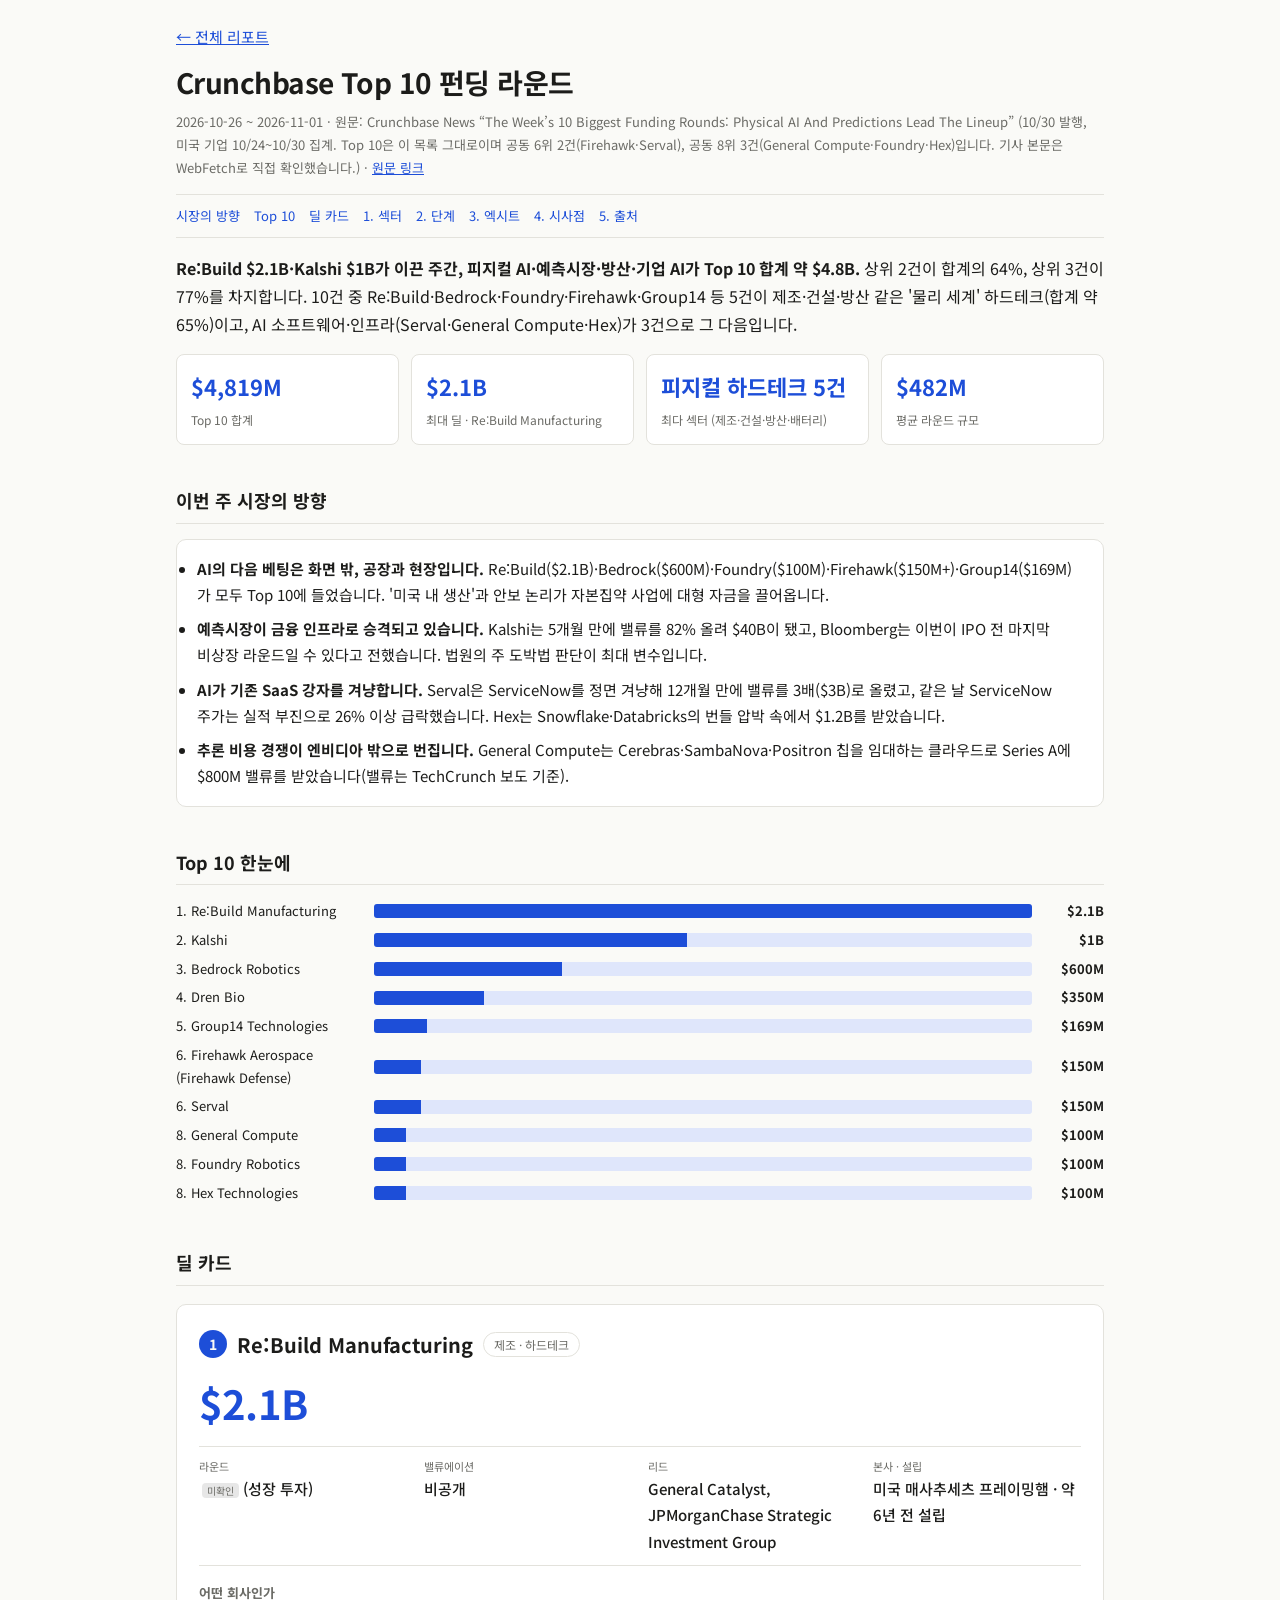
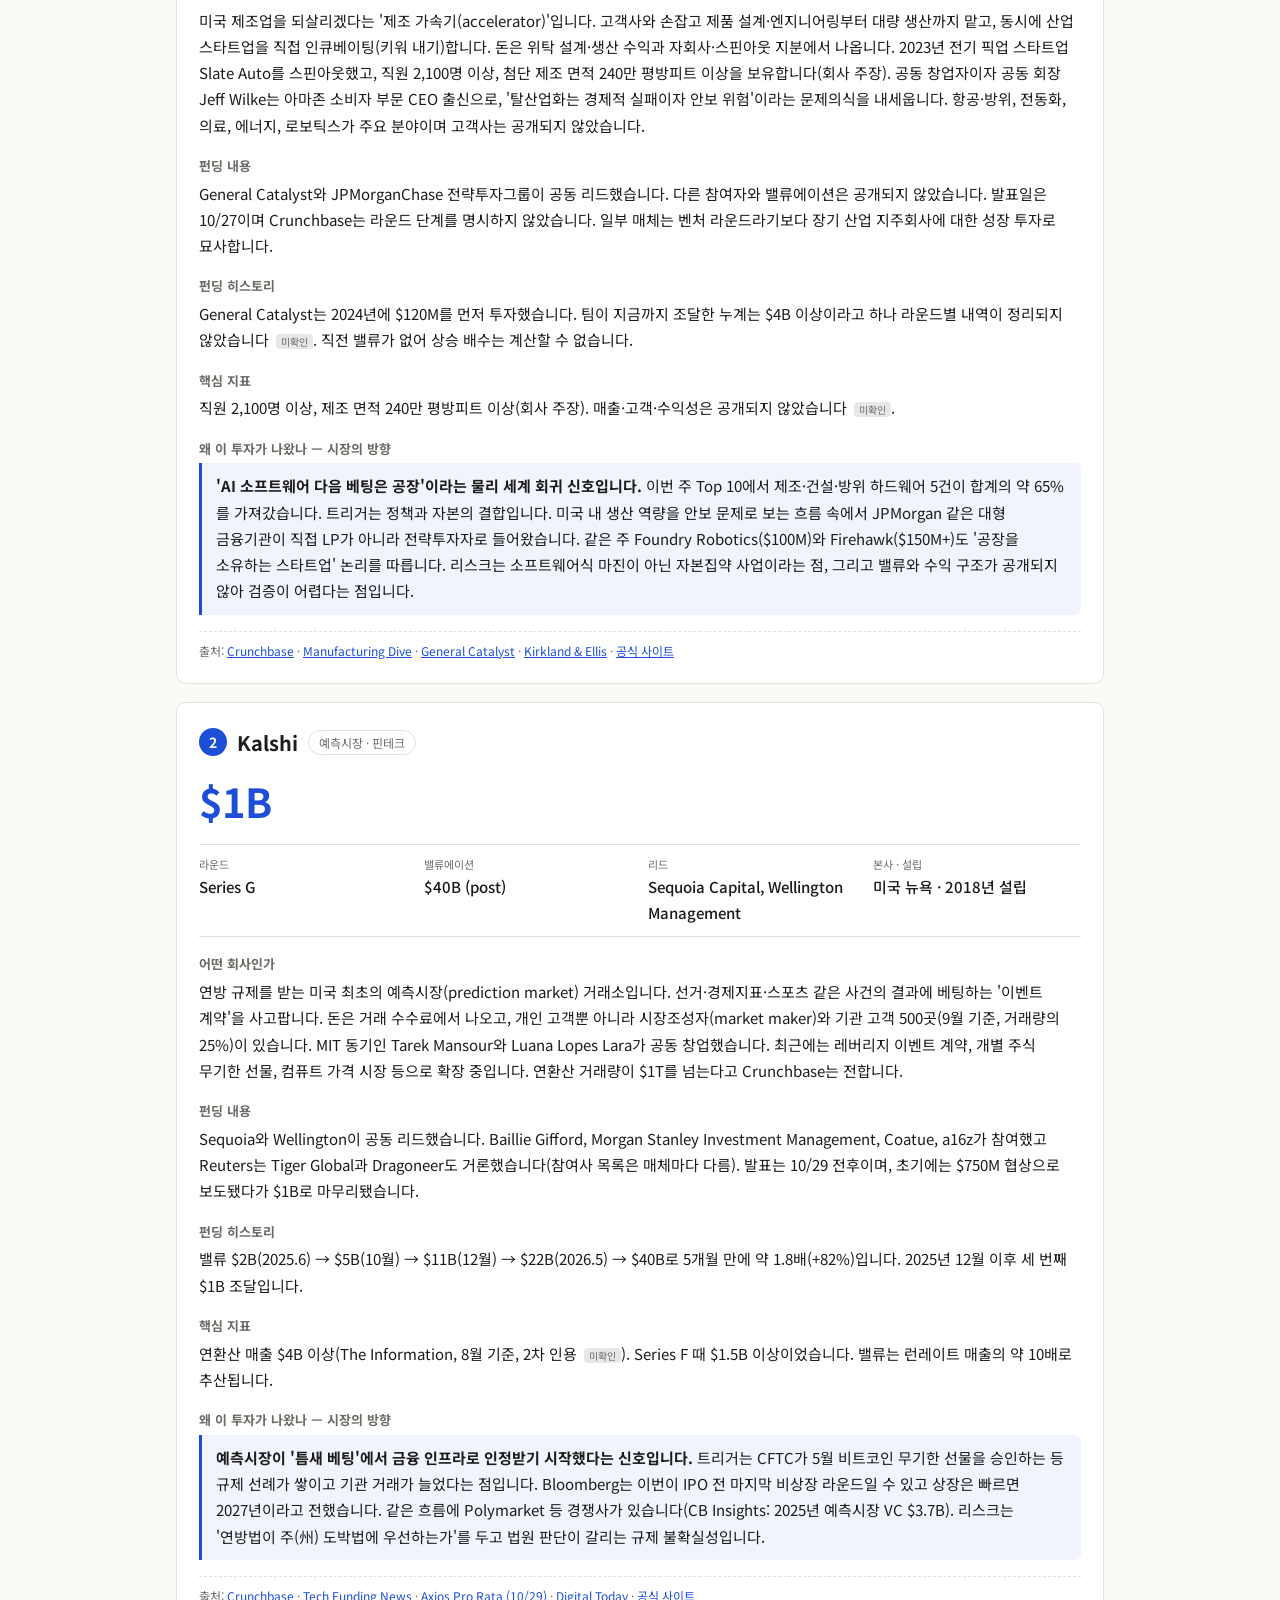
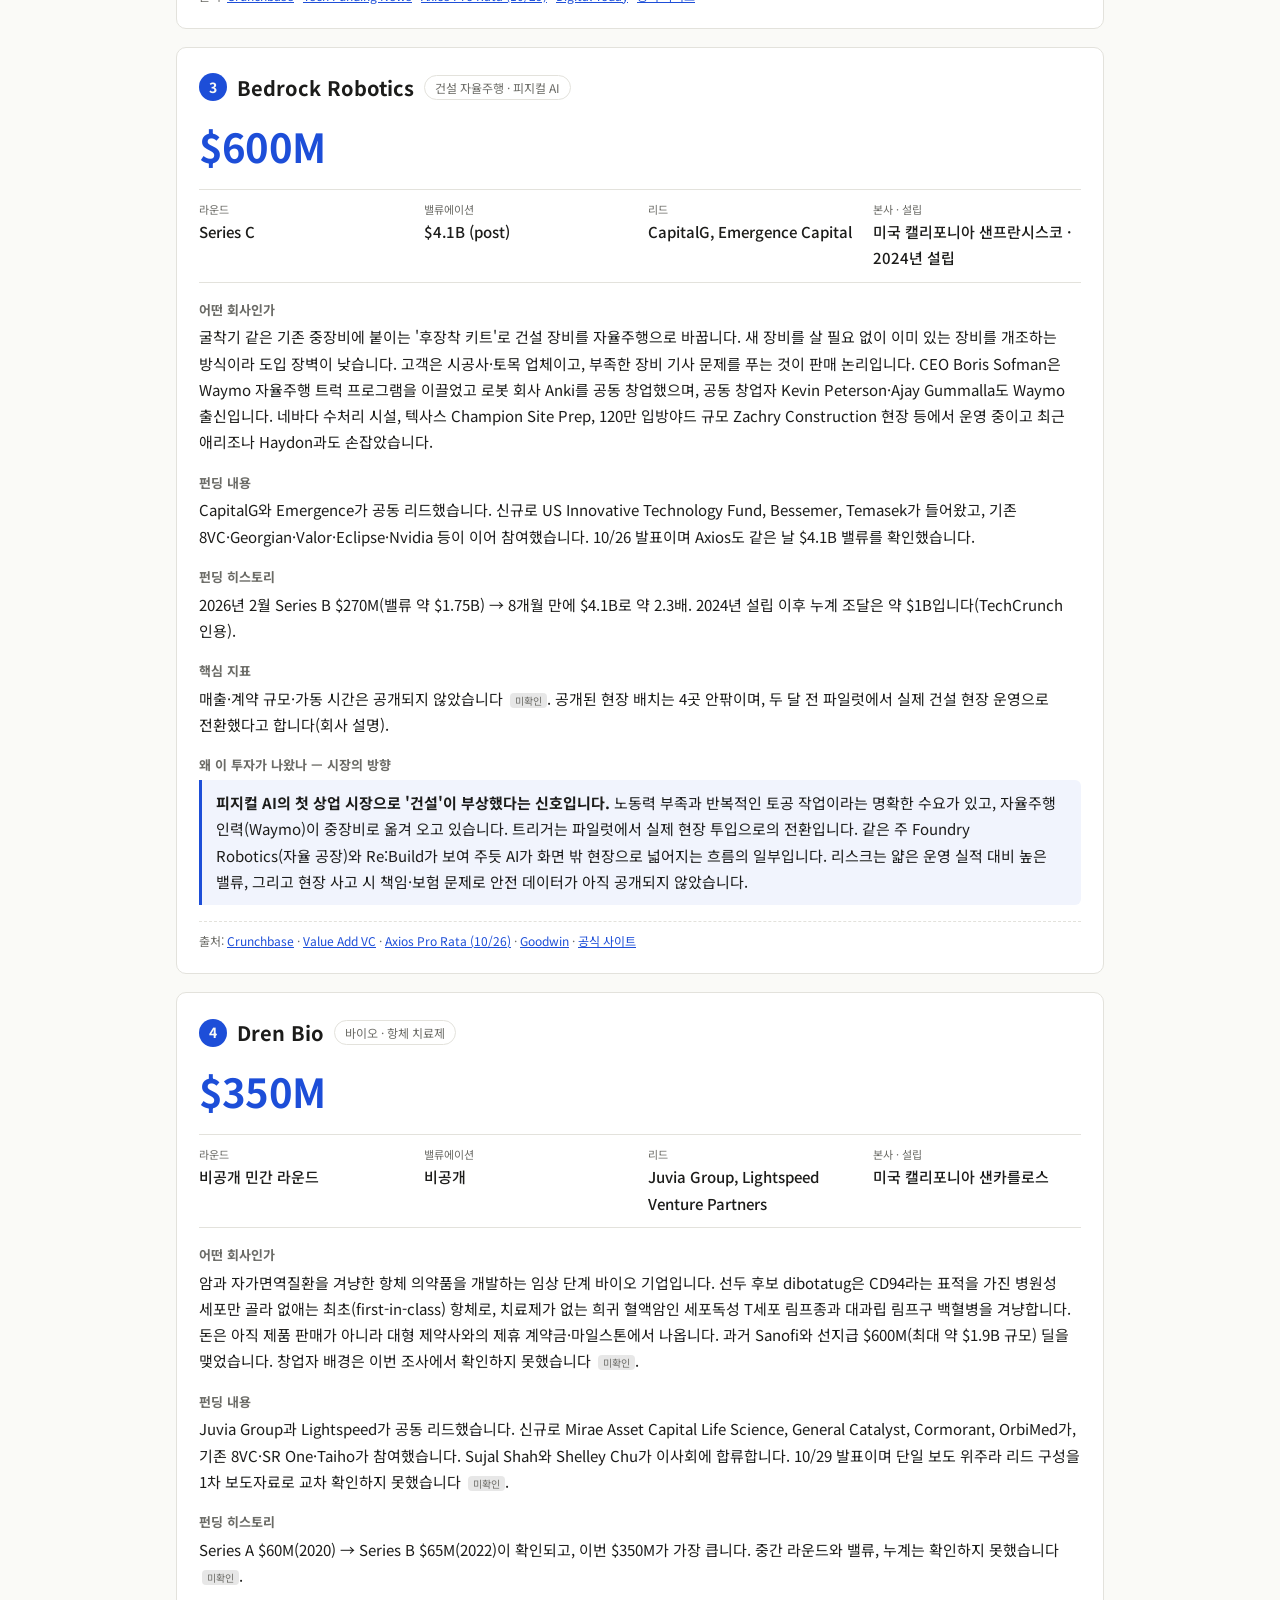
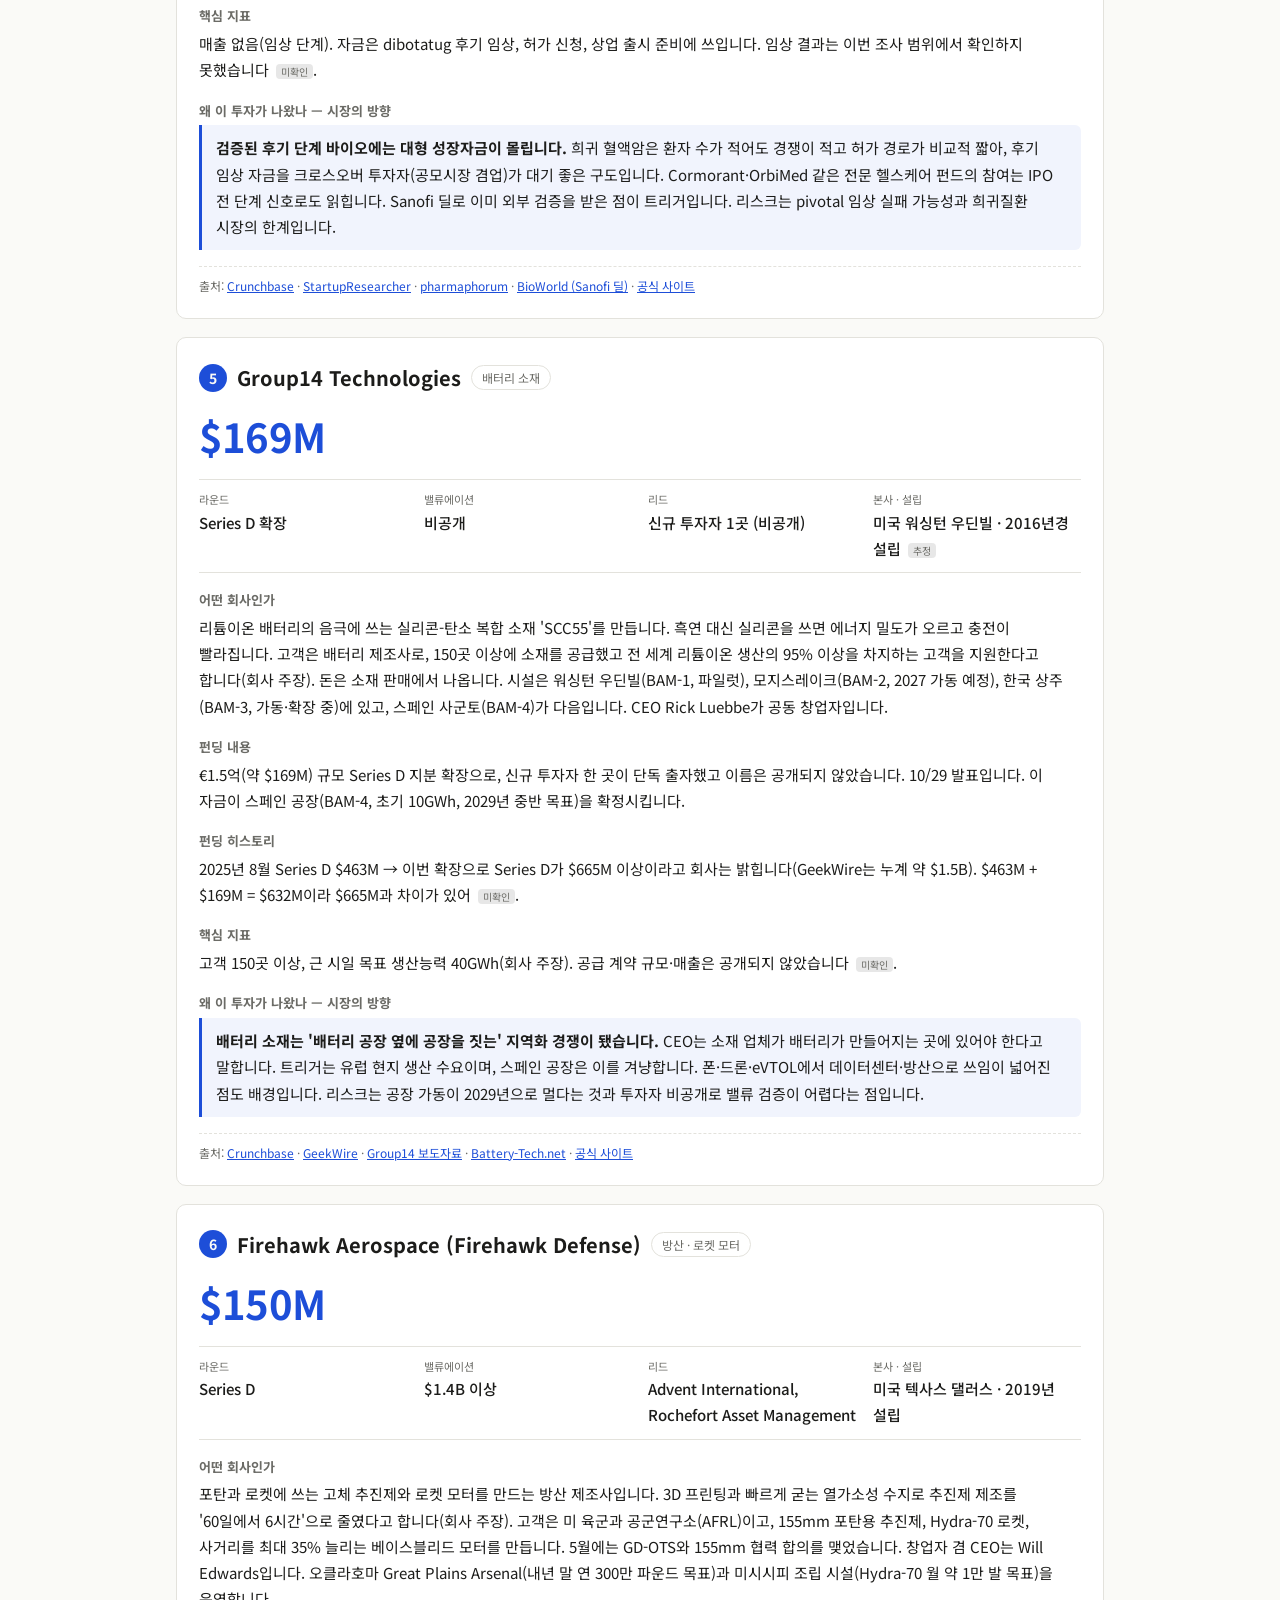
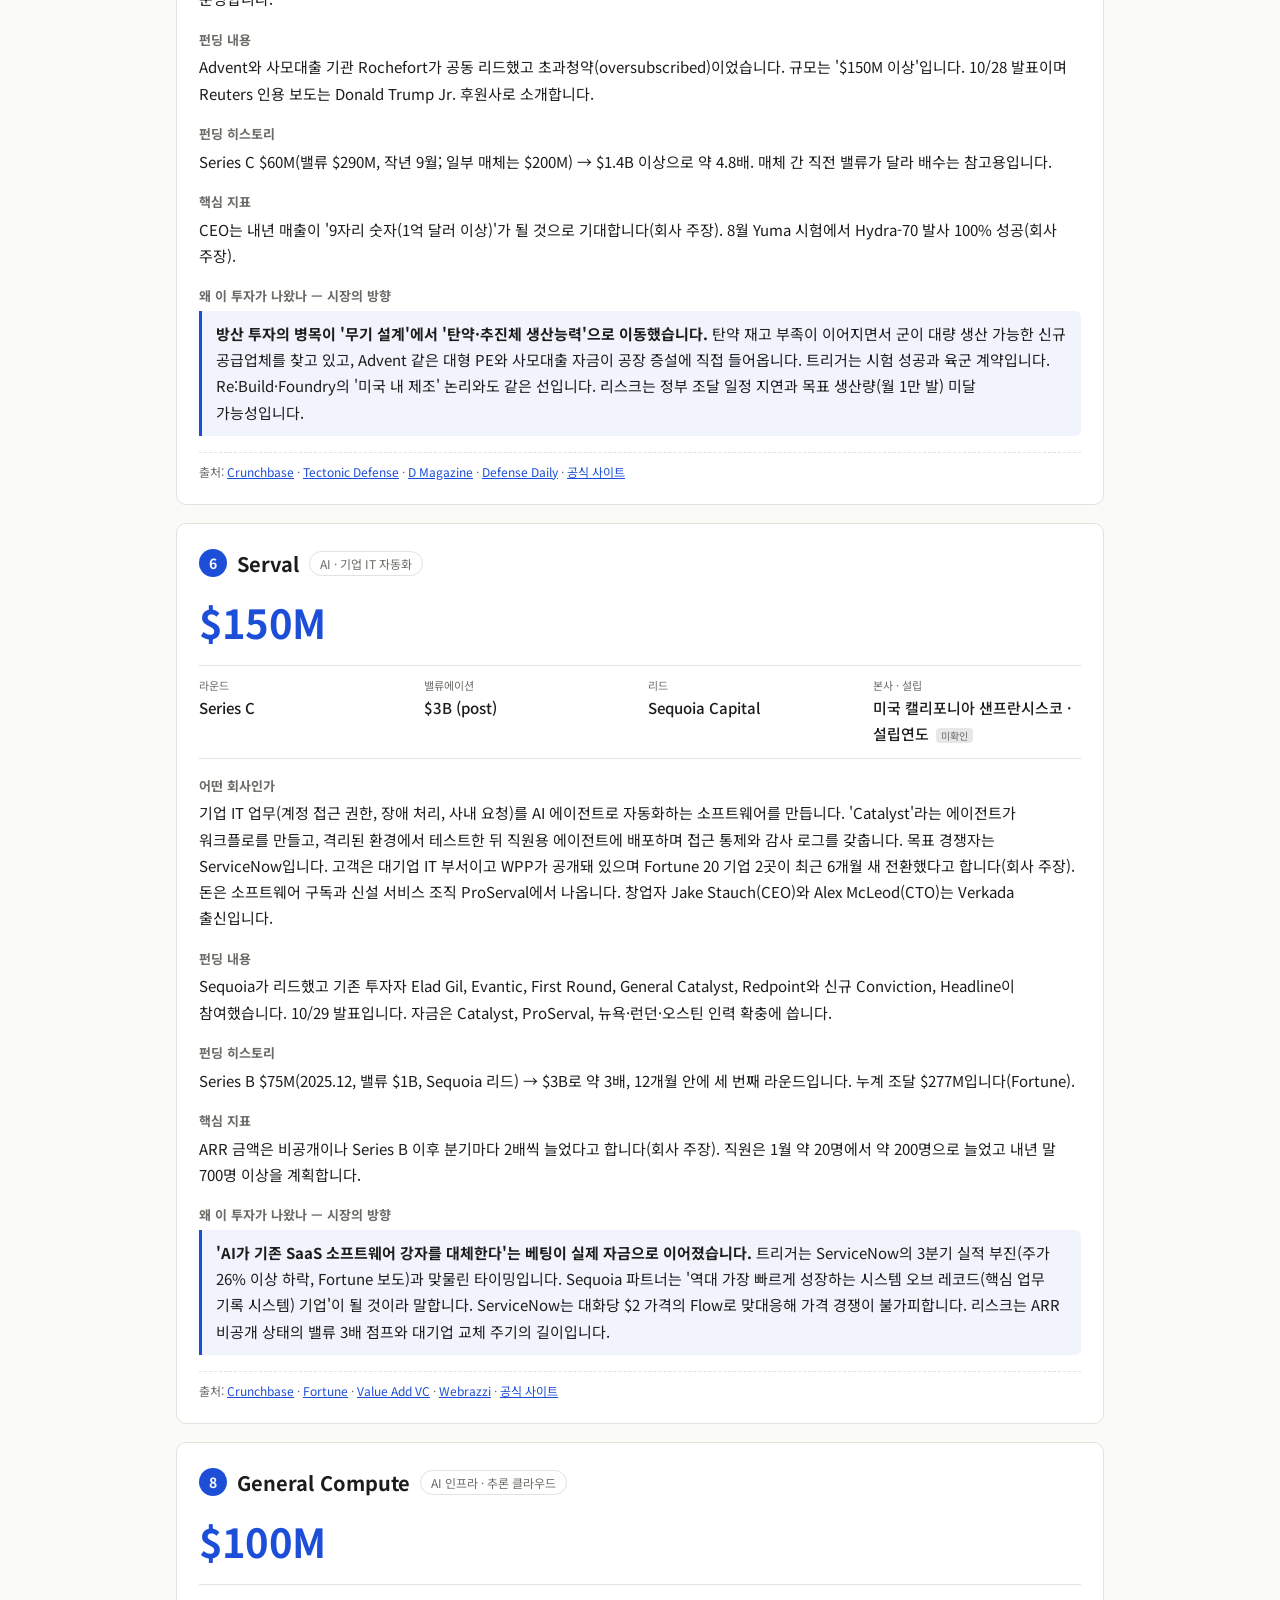
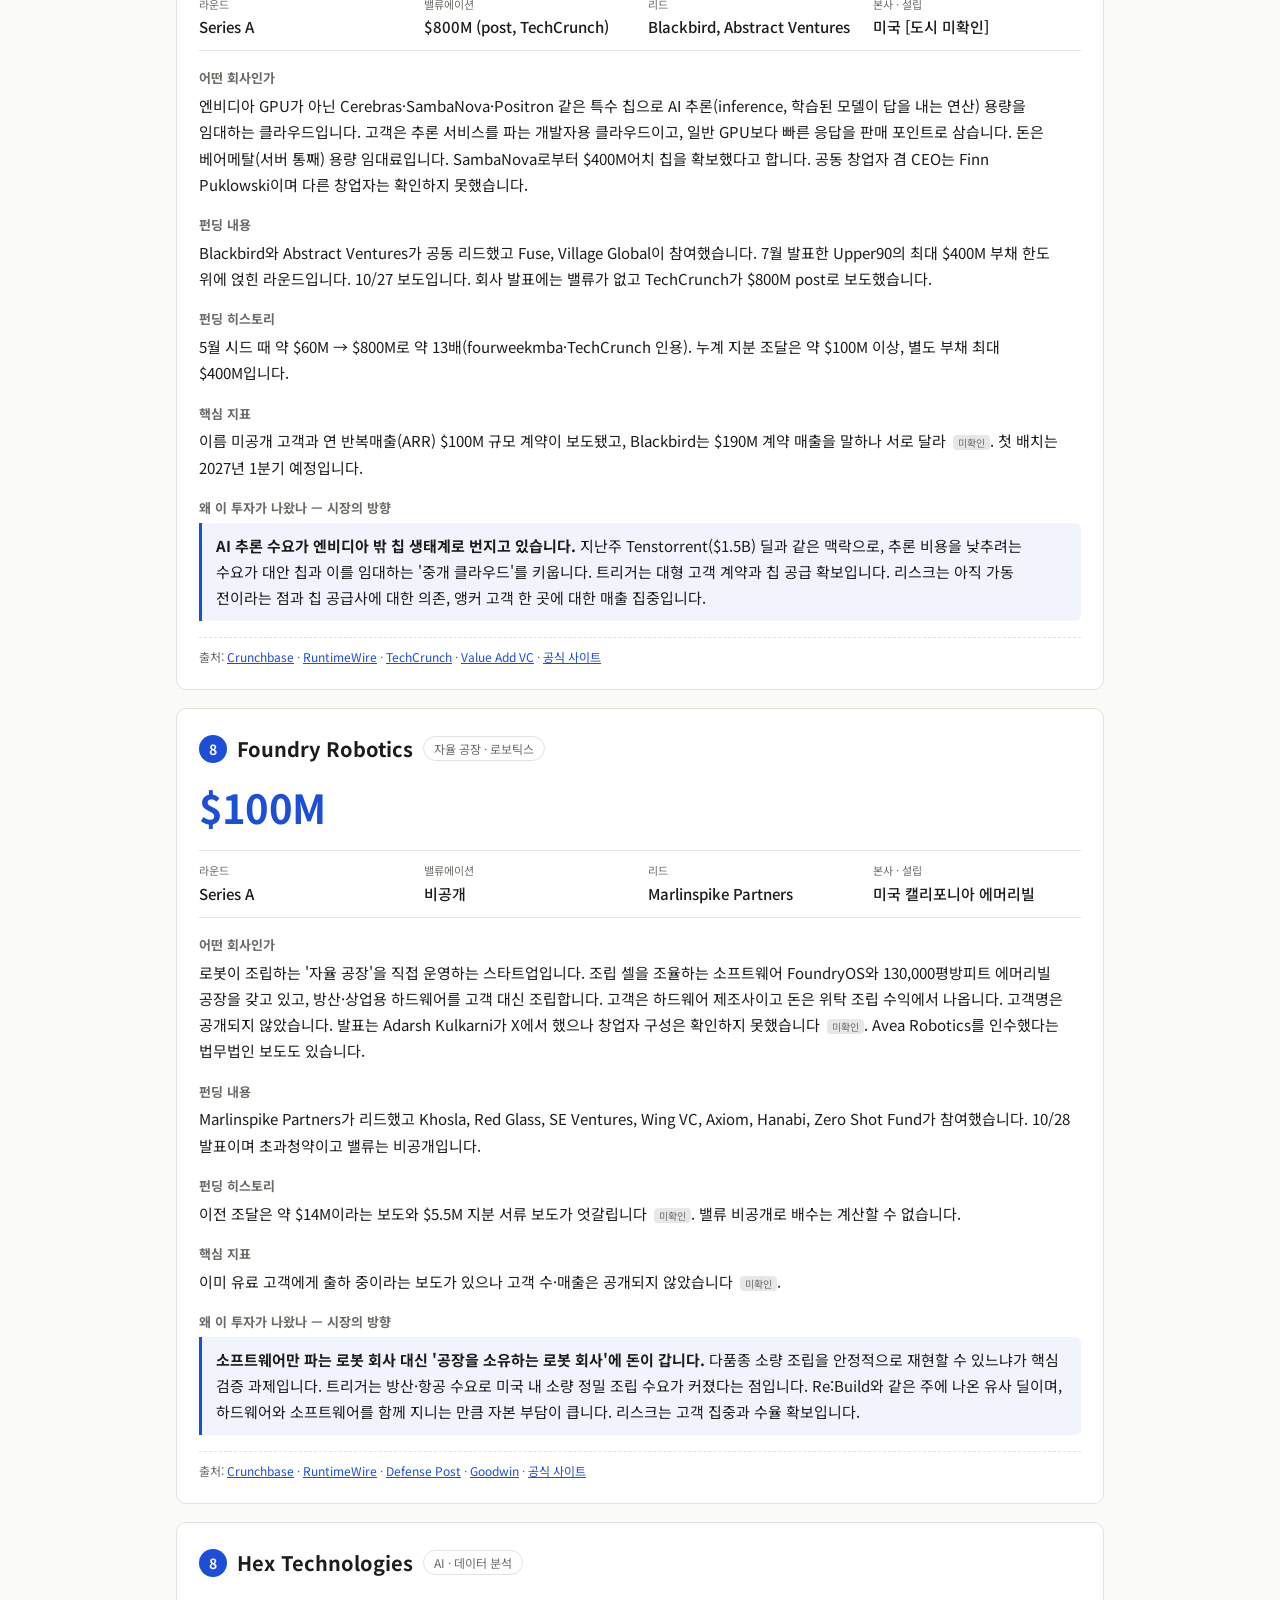
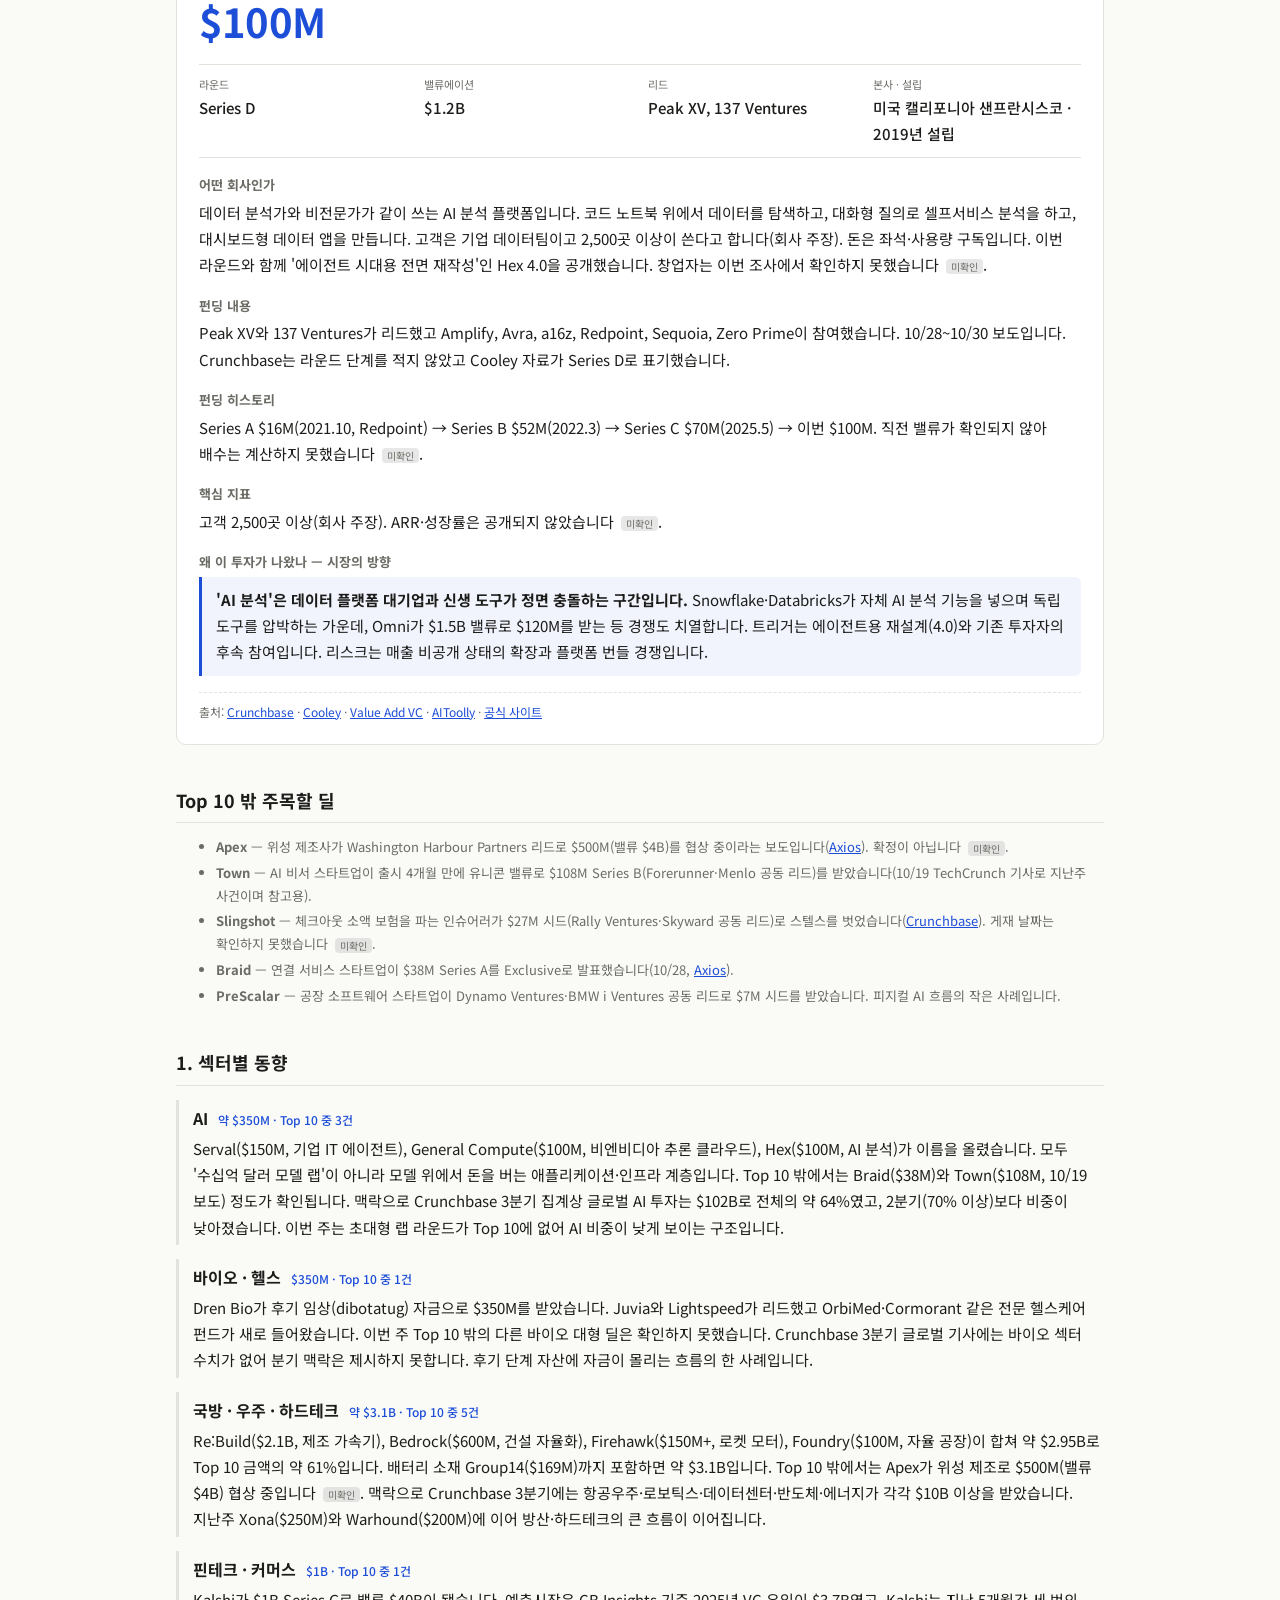
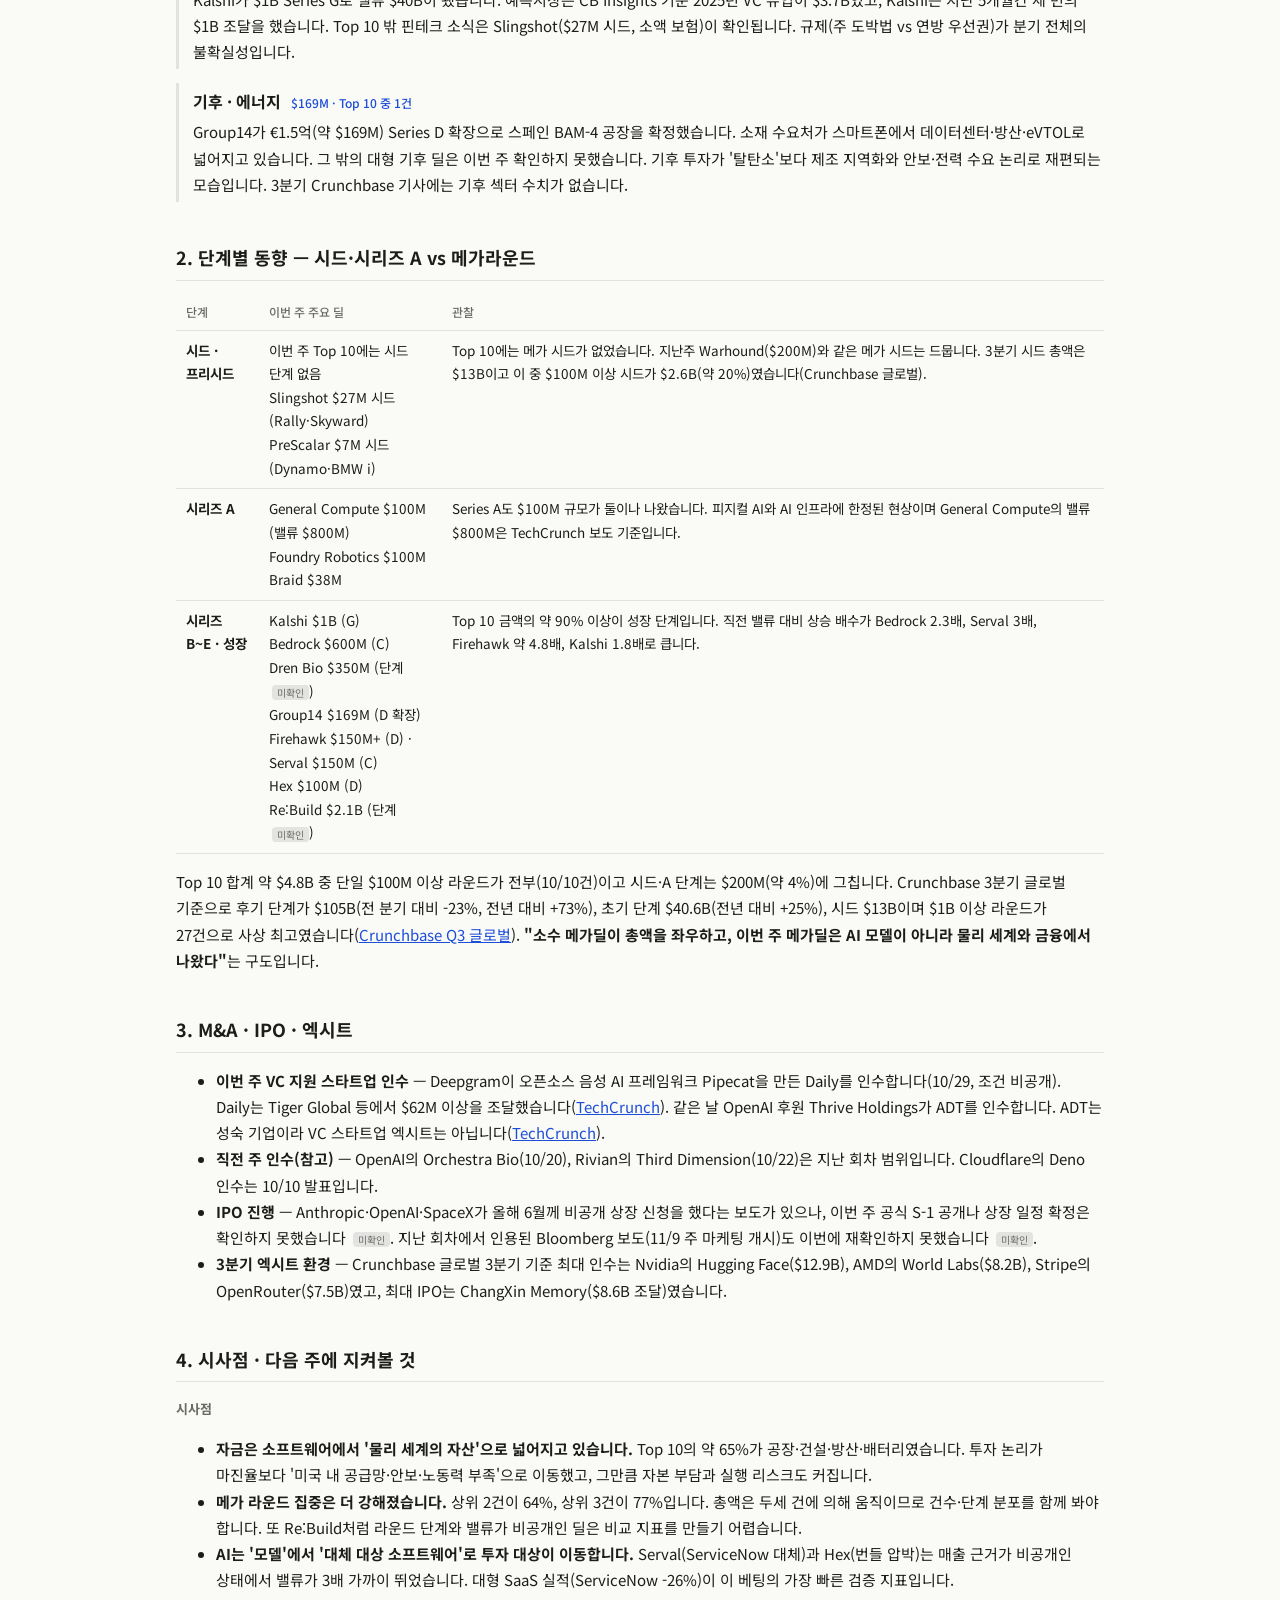
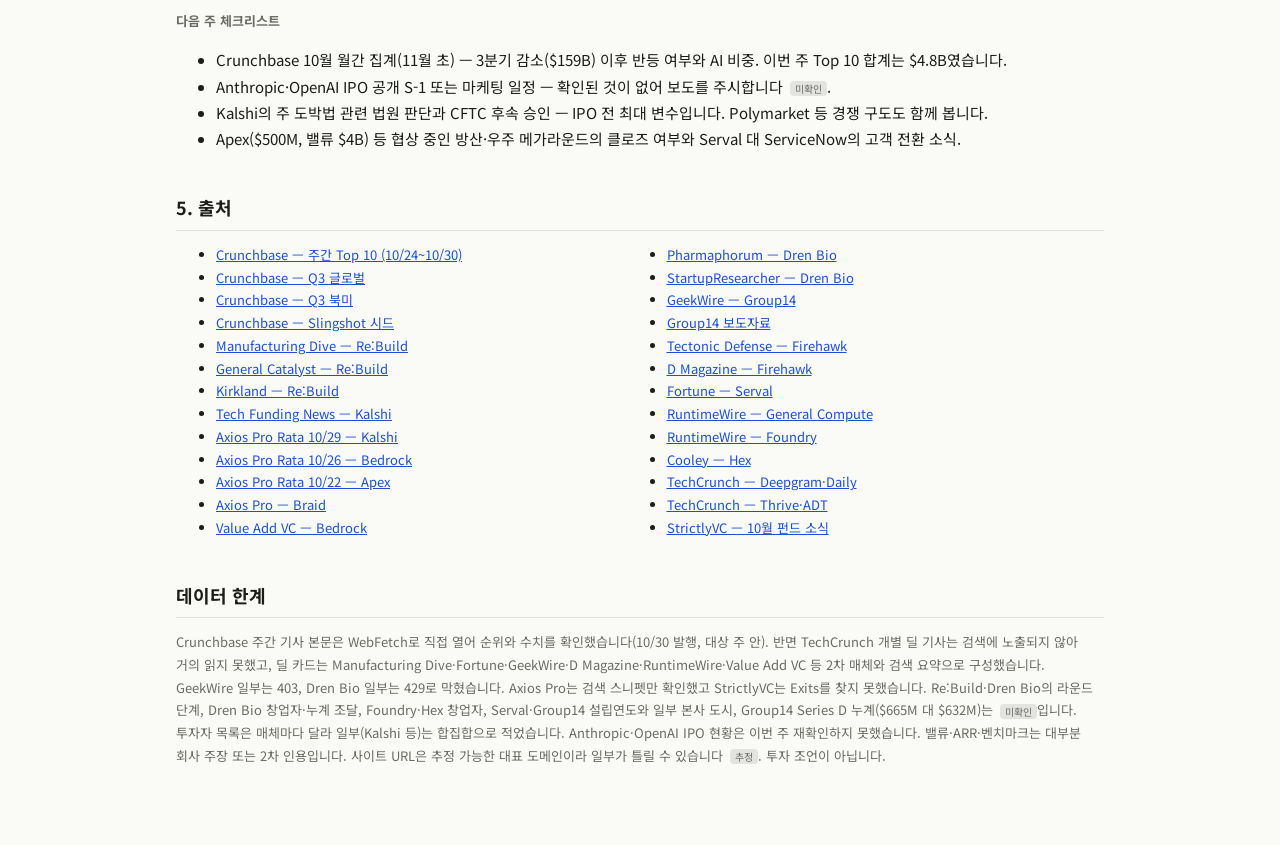
<file: reports/2026-10-26.html>
<!doctype html><html lang="ko"><head><meta charset="utf-8"><meta name="viewport" content="width=device-width,initial-scale=1"><title>Crunchbase Top 10 | 2026-10-26~2026-11-01</title>
<link href="https://fonts.googleapis.com/css2?family=Noto+Sans+KR:wght@400;500;700&display=swap" rel="stylesheet"><style>*{box-sizing:border-box}:root{--bg:#fafaf7;--fg:#1c1c1a;--mut:#6b6b66;--ln:#e3e2dc;--card:#fff;--ac:#1d4ed8;--bar:#dfe6fb;--why:#f1f4fd}
@media(prefers-color-scheme:dark){:root{--bg:#121214;--fg:#ececea;--mut:#9a9a94;--ln:#2c2c30;--card:#1a1a1d;--ac:#7ea2ff;--bar:#273253;--why:#1e2333}}
body{margin:0;background:var(--bg);color:var(--fg);font:15px/1.75 'Noto Sans KR',sans-serif;font-variant-numeric:tabular-nums;word-break:keep-all;overflow-wrap:anywhere}
.w{max-width:960px;margin:0 auto;padding:24px 16px 64px}a{color:var(--ac)}h1{font-size:28px;margin:8px 0 4px;letter-spacing:-.02em}h2{font-size:18px;margin:40px 0 12px;border-bottom:1px solid var(--ln);padding-bottom:6px}
.sub{color:var(--mut);font-size:13px}.lead{font-size:16px;margin:16px 0}
.tiles{display:grid;grid-template-columns:repeat(auto-fit,minmax(200px,1fr));gap:12px}.tile{background:var(--card);border:1px solid var(--ln);border-radius:8px;padding:12px 14px}.tile b{display:block;font-size:22px;color:var(--ac)}.tile span{font-size:12px;color:var(--mut)}
.trend{background:var(--card);border:1px solid var(--ln);border-radius:10px;padding:8px 20px}.trend li{margin:8px 0}
.bar{display:grid;grid-template-columns:minmax(120px,190px) 1fr 64px;gap:8px;align-items:center;text-decoration:none;color:var(--fg);padding:3px 0;font-size:13px}.bt{background:var(--bar);height:14px;border-radius:3px;overflow:hidden;display:block}.bt i{display:block;height:100%;background:var(--ac)}.ba{text-align:right;font-weight:700}
.card{background:var(--card);border:1px solid var(--ln);border-radius:10px;padding:22px;margin:18px 0;scroll-margin-top:12px}.ch{display:flex;gap:10px;align-items:center;flex-wrap:wrap}.ch h3{margin:0;font-size:20px}.rk{background:var(--ac);color:var(--bg);border-radius:50%;width:28px;height:28px;display:inline-flex;align-items:center;justify-content:center;font-weight:700;font-size:14px}
.tag{font-size:12px;border:1px solid var(--ln);border-radius:99px;padding:1px 10px;color:var(--mut)}.amt{font-size:40px;font-weight:700;color:var(--ac);margin:6px 0;letter-spacing:-.02em}
.meta{display:grid;grid-template-columns:repeat(auto-fit,minmax(200px,1fr));gap:8px 16px;margin:8px 0 12px;padding:10px 0;border-top:1px solid var(--ln);border-bottom:1px solid var(--ln)}.meta dt{font-size:11px;color:var(--mut)}.meta dd{margin:0;font-weight:500}
h4{font-size:13px;color:var(--mut);margin:16px 0 3px}.card p{margin:0}.why{background:var(--why);border-left:3px solid var(--ac);padding:10px 14px;border-radius:0 6px 6px 0}
.src{margin-top:16px;font-size:12px;color:var(--mut);border-top:1px dashed var(--ln);padding-top:8px}
.u{font-size:10px;background:#8883;color:var(--mut);border-radius:4px;padding:0 5px;margin-left:3px;font-weight:400;white-space:nowrap;vertical-align:middle}.small{font-size:13px;color:var(--mut)}.sec{border-left:3px solid var(--ln);padding:4px 0 4px 14px;margin:14px 0}.sh{display:flex;gap:10px;align-items:baseline;flex-wrap:wrap}.sh b{font-size:16px}.sh span{font-size:12px;color:var(--ac);font-weight:500}.sec p{margin:4px 0 0}.tw{overflow-x:auto}table{border-collapse:collapse;width:100%;font-size:13.5px}th,td{border-bottom:1px solid var(--ln);padding:8px 10px;text-align:left;vertical-align:top}th{font-size:12px;color:var(--mut);font-weight:500}.srcs{columns:2;font-size:13px}@media(max-width:600px){.srcs{columns:1}table{font-size:13px}td,th{padding:6px}}.small li{margin:3px 0}
@media(max-width:600px){.bar{grid-template-columns:1fr 56px}.bt{grid-column:1/-1;order:3}.amt{font-size:34px}.card{padding:16px}}.toc{display:flex;flex-wrap:wrap;gap:6px 14px;font-size:13px;margin:14px 0 0;padding:10px 0;border-top:1px solid var(--ln);border-bottom:1px solid var(--ln)}.toc a{text-decoration:none}</style></head><body><div class="w">
<a href="../index.html">← 전체 리포트</a><h1>Crunchbase Top 10 펀딩 라운드</h1><div class="sub">2026-10-26 ~ 2026-11-01 · 원문: Crunchbase News “The Week’s 10 Biggest Funding Rounds: Physical AI And Predictions Lead The Lineup” (10/30 발행, 미국 기업 10/24~10/30 집계. Top 10은 이 목록 그대로이며 공동 6위 2건(Firehawk·Serval), 공동 8위 3건(General Compute·Foundry·Hex)입니다. 기사 본문은 WebFetch로 직접 확인했습니다.) · <a href="https://news.crunchbase.com/venture/biggest-rounds-startups-physical-ai-predictions-robotics-rebuild/">원문 링크</a></div>
<nav class="toc"><a href="#trend">시장의 방향</a><a href="#chart">Top 10</a><a href="#cards">딜 카드</a><a href="#s1">1. 섹터</a><a href="#s2">2. 단계</a><a href="#s3">3. 엑시트</a><a href="#s4">4. 시사점</a><a href="#s5">5. 출처</a></nav>
<p class="lead"><b>Re:Build $2.1B·Kalshi $1B가 이끈 주간, 피지컬 AI·예측시장·방산·기업 AI가 Top 10 합계 약 $4.8B.</b> 상위 2건이 합계의 64%, 상위 3건이 77%를 차지합니다. 10건 중 Re:Build·Bedrock·Foundry·Firehawk·Group14 등 5건이 제조·건설·방산 같은 '물리 세계' 하드테크(합계 약 65%)이고, AI 소프트웨어·인프라(Serval·General Compute·Hex)가 3건으로 그 다음입니다.</p>
<div class="tiles"><div class="tile"><b>$4,819M</b><span>Top 10 합계</span></div><div class="tile"><b>$2.1B</b><span>최대 딜 · Re:Build Manufacturing</span></div><div class="tile"><b>피지컬 하드테크 5건</b><span>최다 섹터 (제조·건설·방산·배터리)</span></div><div class="tile"><b>$482M</b><span>평균 라운드 규모</span></div></div>
<h2 id="trend">이번 주 시장의 방향</h2><ul class="trend"><li><b>AI의 다음 베팅은 화면 밖, 공장과 현장입니다.</b> Re:Build($2.1B)·Bedrock($600M)·Foundry($100M)·Firehawk($150M+)·Group14($169M)가 모두 Top 10에 들었습니다. '미국 내 생산'과 안보 논리가 자본집약 사업에 대형 자금을 끌어옵니다.</li><li><b>예측시장이 금융 인프라로 승격되고 있습니다.</b> Kalshi는 5개월 만에 밸류를 82% 올려 $40B이 됐고, Bloomberg는 이번이 IPO 전 마지막 비상장 라운드일 수 있다고 전했습니다. 법원의 주 도박법 판단이 최대 변수입니다.</li><li><b>AI가 기존 SaaS 강자를 겨냥합니다.</b> Serval은 ServiceNow를 정면 겨냥해 12개월 만에 밸류를 3배($3B)로 올렸고, 같은 날 ServiceNow 주가는 실적 부진으로 26% 이상 급락했습니다. Hex는 Snowflake·Databricks의 번들 압박 속에서 $1.2B를 받았습니다.</li><li><b>추론 비용 경쟁이 엔비디아 밖으로 번집니다.</b> General Compute는 Cerebras·SambaNova·Positron 칩을 임대하는 클라우드로 Series A에 $800M 밸류를 받았습니다(밸류는 TechCrunch 보도 기준).</li></ul>
<h2 id="chart">Top 10 한눈에</h2><a class="bar" href="#d1"><span class="bn">1. Re:Build Manufacturing</span><span class="bt"><i style="width:100.0%"></i></span><span class="ba">$2.1B</span></a><a class="bar" href="#d2"><span class="bn">2. Kalshi</span><span class="bt"><i style="width:47.6%"></i></span><span class="ba">$1B</span></a><a class="bar" href="#d3"><span class="bn">3. Bedrock Robotics</span><span class="bt"><i style="width:28.6%"></i></span><span class="ba">$600M</span></a><a class="bar" href="#d4"><span class="bn">4. Dren Bio</span><span class="bt"><i style="width:16.7%"></i></span><span class="ba">$350M</span></a><a class="bar" href="#d5"><span class="bn">5. Group14 Technologies</span><span class="bt"><i style="width:8.0%"></i></span><span class="ba">$169M</span></a><a class="bar" href="#d6"><span class="bn">6. Firehawk Aerospace (Firehawk Defense)</span><span class="bt"><i style="width:7.1%"></i></span><span class="ba">$150M</span></a><a class="bar" href="#d7"><span class="bn">6. Serval</span><span class="bt"><i style="width:7.1%"></i></span><span class="ba">$150M</span></a><a class="bar" href="#d8"><span class="bn">8. General Compute</span><span class="bt"><i style="width:4.8%"></i></span><span class="ba">$100M</span></a><a class="bar" href="#d9"><span class="bn">8. Foundry Robotics</span><span class="bt"><i style="width:4.8%"></i></span><span class="ba">$100M</span></a><a class="bar" href="#d10"><span class="bn">8. Hex Technologies</span><span class="bt"><i style="width:4.8%"></i></span><span class="ba">$100M</span></a>
<h2 id="cards">딜 카드</h2><article class="card" id="d1"><div class="ch"><span class="rk">1</span><h3>Re:Build Manufacturing</h3><span class="tag">제조 · 하드테크</span></div>
<div class="amt">$2.1B</div>
<dl class="meta"><div><dt>라운드</dt><dd><span class="u">미확인</span> (성장 투자)</dd></div><div><dt>밸류에이션</dt><dd>비공개</dd></div><div><dt>리드</dt><dd>General Catalyst, JPMorganChase Strategic Investment Group</dd></div><div><dt>본사 · 설립</dt><dd>미국 매사추세츠 프레이밍햄 · 약 6년 전 설립</dd></div></dl>
<h4>어떤 회사인가</h4><p>미국 제조업을 되살리겠다는 '제조 가속기(accelerator)'입니다. 고객사와 손잡고 제품 설계·엔지니어링부터 대량 생산까지 맡고, 동시에 산업 스타트업을 직접 인큐베이팅(키워 내기)합니다. 돈은 위탁 설계·생산 수익과 자회사·스핀아웃 지분에서 나옵니다. 2023년 전기 픽업 스타트업 Slate Auto를 스핀아웃했고, 직원 2,100명 이상, 첨단 제조 면적 240만 평방피트 이상을 보유합니다(회사 주장). 공동 창업자이자 공동 회장 Jeff Wilke는 아마존 소비자 부문 CEO 출신으로, '탈산업화는 경제적 실패이자 안보 위험'이라는 문제의식을 내세웁니다. 항공·방위, 전동화, 의료, 에너지, 로보틱스가 주요 분야이며 고객사는 공개되지 않았습니다.</p><h4>펀딩 내용</h4><p>General Catalyst와 JPMorganChase 전략투자그룹이 공동 리드했습니다. 다른 참여자와 밸류에이션은 공개되지 않았습니다. 발표일은 10/27이며 Crunchbase는 라운드 단계를 명시하지 않았습니다. 일부 매체는 벤처 라운드라기보다 장기 산업 지주회사에 대한 성장 투자로 묘사합니다.</p><h4>펀딩 히스토리</h4><p>General Catalyst는 2024년에 $120M를 먼저 투자했습니다. 팀이 지금까지 조달한 누계는 $4B 이상이라고 하나 라운드별 내역이 정리되지 않았습니다 <span class="u">미확인</span>. 직전 밸류가 없어 상승 배수는 계산할 수 없습니다.</p><h4>핵심 지표</h4><p>직원 2,100명 이상, 제조 면적 240만 평방피트 이상(회사 주장). 매출·고객·수익성은 공개되지 않았습니다 <span class="u">미확인</span>.</p><h4>왜 이 투자가 나왔나 — 시장의 방향</h4><p class="why"><b>'AI 소프트웨어 다음 베팅은 공장'이라는 물리 세계 회귀 신호입니다.</b> 이번 주 Top 10에서 제조·건설·방위 하드웨어 5건이 합계의 약 65%를 가져갔습니다. 트리거는 정책과 자본의 결합입니다. 미국 내 생산 역량을 안보 문제로 보는 흐름 속에서 JPMorgan 같은 대형 금융기관이 직접 LP가 아니라 전략투자자로 들어왔습니다. 같은 주 Foundry Robotics($100M)와 Firehawk($150M+)도 '공장을 소유하는 스타트업' 논리를 따릅니다. 리스크는 소프트웨어식 마진이 아닌 자본집약 사업이라는 점, 그리고 밸류와 수익 구조가 공개되지 않아 검증이 어렵다는 점입니다.</p>
<div class="src">출처: <a href="https://news.crunchbase.com/venture/biggest-rounds-startups-physical-ai-predictions-robotics-rebuild/">Crunchbase</a> · <a href="https://www.manufacturingdive.com/news/manufacturing-accelerator-rebuild-raises-21b-new-funding-facility-expansion/873235/">Manufacturing Dive</a> · <a href="https://www.generalcatalyst.com/perspectives/our-investment-in-re-build">General Catalyst</a> · <a href="https://www.kirkland.com/news/press-release/2026/10/kirkland-advises-general-catalyst-on-additional-investment-in-re-build">Kirkland &amp; Ellis</a> · <a href="https://www.rebuild.com">공식 사이트</a></div></article><article class="card" id="d2"><div class="ch"><span class="rk">2</span><h3>Kalshi</h3><span class="tag">예측시장 · 핀테크</span></div>
<div class="amt">$1B</div>
<dl class="meta"><div><dt>라운드</dt><dd>Series G</dd></div><div><dt>밸류에이션</dt><dd>$40B (post)</dd></div><div><dt>리드</dt><dd>Sequoia Capital, Wellington Management</dd></div><div><dt>본사 · 설립</dt><dd>미국 뉴욕 · 2018년 설립</dd></div></dl>
<h4>어떤 회사인가</h4><p>연방 규제를 받는 미국 최초의 예측시장(prediction market) 거래소입니다. 선거·경제지표·스포츠 같은 사건의 결과에 베팅하는 '이벤트 계약'을 사고팝니다. 돈은 거래 수수료에서 나오고, 개인 고객뿐 아니라 시장조성자(market maker)와 기관 고객 500곳(9월 기준, 거래량의 25%)이 있습니다. MIT 동기인 Tarek Mansour와 Luana Lopes Lara가 공동 창업했습니다. 최근에는 레버리지 이벤트 계약, 개별 주식 무기한 선물, 컴퓨트 가격 시장 등으로 확장 중입니다. 연환산 거래량이 $1T를 넘는다고 Crunchbase는 전합니다.</p><h4>펀딩 내용</h4><p>Sequoia와 Wellington이 공동 리드했습니다. Baillie Gifford, Morgan Stanley Investment Management, Coatue, a16z가 참여했고 Reuters는 Tiger Global과 Dragoneer도 거론했습니다(참여사 목록은 매체마다 다름). 발표는 10/29 전후이며, 초기에는 $750M 협상으로 보도됐다가 $1B로 마무리됐습니다.</p><h4>펀딩 히스토리</h4><p>밸류 $2B(2025.6) → $5B(10월) → $11B(12월) → $22B(2026.5) → $40B로 5개월 만에 약 1.8배(+82%)입니다. 2025년 12월 이후 세 번째 $1B 조달입니다.</p><h4>핵심 지표</h4><p>연환산 매출 $4B 이상(The Information, 8월 기준, 2차 인용 <span class="u">미확인</span>). Series F 때 $1.5B 이상이었습니다. 밸류는 런레이트 매출의 약 10배로 추산됩니다.</p><h4>왜 이 투자가 나왔나 — 시장의 방향</h4><p class="why"><b>예측시장이 '틈새 베팅'에서 금융 인프라로 인정받기 시작했다는 신호입니다.</b> 트리거는 CFTC가 5월 비트코인 무기한 선물을 승인하는 등 규제 선례가 쌓이고 기관 거래가 늘었다는 점입니다. Bloomberg는 이번이 IPO 전 마지막 비상장 라운드일 수 있고 상장은 빠르면 2027년이라고 전했습니다. 같은 흐름에 Polymarket 등 경쟁사가 있습니다(CB Insights: 2025년 예측시장 VC $3.7B). 리스크는 '연방법이 주(州) 도박법에 우선하는가'를 두고 법원 판단이 갈리는 규제 불확실성입니다.</p>
<div class="src">출처: <a href="https://news.crunchbase.com/venture/biggest-rounds-startups-physical-ai-predictions-robotics-rebuild/">Crunchbase</a> · <a href="https://techfundingnews.com/kalshi-nearly-doubles-to-40b-in-five-months-with-1b-from-sequoia-and-wellington/">Tech Funding News</a> · <a href="https://www.axios.com/pro/merger-deals/2026/10/29/pro-rata-premium-first-look-kalshi-redbird">Axios Pro Rata (10/29)</a> · <a href="https://www.digitaltoday.co.kr/en/view/121522/kalshi-raises-1-billion-at-40-billion-valuation">Digital Today</a> · <a href="https://kalshi.com">공식 사이트</a></div></article><article class="card" id="d3"><div class="ch"><span class="rk">3</span><h3>Bedrock Robotics</h3><span class="tag">건설 자율주행 · 피지컬 AI</span></div>
<div class="amt">$600M</div>
<dl class="meta"><div><dt>라운드</dt><dd>Series C</dd></div><div><dt>밸류에이션</dt><dd>$4.1B (post)</dd></div><div><dt>리드</dt><dd>CapitalG, Emergence Capital</dd></div><div><dt>본사 · 설립</dt><dd>미국 캘리포니아 샌프란시스코 · 2024년 설립</dd></div></dl>
<h4>어떤 회사인가</h4><p>굴착기 같은 기존 중장비에 붙이는 '후장착 키트'로 건설 장비를 자율주행으로 바꿉니다. 새 장비를 살 필요 없이 이미 있는 장비를 개조하는 방식이라 도입 장벽이 낮습니다. 고객은 시공사·토목 업체이고, 부족한 장비 기사 문제를 푸는 것이 판매 논리입니다. CEO Boris Sofman은 Waymo 자율주행 트럭 프로그램을 이끌었고 로봇 회사 Anki를 공동 창업했으며, 공동 창업자 Kevin Peterson·Ajay Gummalla도 Waymo 출신입니다. 네바다 수처리 시설, 텍사스 Champion Site Prep, 120만 입방야드 규모 Zachry Construction 현장 등에서 운영 중이고 최근 애리조나 Haydon과도 손잡았습니다.</p><h4>펀딩 내용</h4><p>CapitalG와 Emergence가 공동 리드했습니다. 신규로 US Innovative Technology Fund, Bessemer, Temasek가 들어왔고, 기존 8VC·Georgian·Valor·Eclipse·Nvidia 등이 이어 참여했습니다. 10/26 발표이며 Axios도 같은 날 $4.1B 밸류를 확인했습니다.</p><h4>펀딩 히스토리</h4><p>2026년 2월 Series B $270M(밸류 약 $1.75B) → 8개월 만에 $4.1B로 약 2.3배. 2024년 설립 이후 누계 조달은 약 $1B입니다(TechCrunch 인용).</p><h4>핵심 지표</h4><p>매출·계약 규모·가동 시간은 공개되지 않았습니다 <span class="u">미확인</span>. 공개된 현장 배치는 4곳 안팎이며, 두 달 전 파일럿에서 실제 건설 현장 운영으로 전환했다고 합니다(회사 설명).</p><h4>왜 이 투자가 나왔나 — 시장의 방향</h4><p class="why"><b>피지컬 AI의 첫 상업 시장으로 '건설'이 부상했다는 신호입니다.</b> 노동력 부족과 반복적인 토공 작업이라는 명확한 수요가 있고, 자율주행 인력(Waymo)이 중장비로 옮겨 오고 있습니다. 트리거는 파일럿에서 실제 현장 투입으로의 전환입니다. 같은 주 Foundry Robotics(자율 공장)와 Re:Build가 보여 주듯 AI가 화면 밖 현장으로 넓어지는 흐름의 일부입니다. 리스크는 얇은 운영 실적 대비 높은 밸류, 그리고 현장 사고 시 책임·보험 문제로 안전 데이터가 아직 공개되지 않았습니다.</p>
<div class="src">출처: <a href="https://news.crunchbase.com/venture/biggest-rounds-startups-physical-ai-predictions-robotics-rebuild/">Crunchbase</a> · <a href="https://valueaddvc.com/blog/bedrock-robotics-valuation-2026-4-1b-600m-series-c-autonomous-excavators">Value Add VC</a> · <a href="https://www.axios.com/pro/all-deals/2026/10/26/pro-rata-premium-first-look-bedrock-glance-aspen">Axios Pro Rata (10/26)</a> · <a href="https://www.goodwinlaw.com/en/news-and-events/news/2026/10/announcements-technology-goodwin-advises-bedrock-robotics-600-million-series-c">Goodwin</a> · <a href="https://bedrockrobotics.com">공식 사이트</a></div></article><article class="card" id="d4"><div class="ch"><span class="rk">4</span><h3>Dren Bio</h3><span class="tag">바이오 · 항체 치료제</span></div>
<div class="amt">$350M</div>
<dl class="meta"><div><dt>라운드</dt><dd>비공개 민간 라운드</dd></div><div><dt>밸류에이션</dt><dd>비공개</dd></div><div><dt>리드</dt><dd>Juvia Group, Lightspeed Venture Partners</dd></div><div><dt>본사 · 설립</dt><dd>미국 캘리포니아 샌카를로스</dd></div></dl>
<h4>어떤 회사인가</h4><p>암과 자가면역질환을 겨냥한 항체 의약품을 개발하는 임상 단계 바이오 기업입니다. 선두 후보 dibotatug은 CD94라는 표적을 가진 병원성 세포만 골라 없애는 최초(first-in-class) 항체로, 치료제가 없는 희귀 혈액암인 세포독성 T세포 림프종과 대과립 림프구 백혈병을 겨냥합니다. 돈은 아직 제품 판매가 아니라 대형 제약사와의 제휴 계약금·마일스톤에서 나옵니다. 과거 Sanofi와 선지급 $600M(최대 약 $1.9B 규모) 딜을 맺었습니다. 창업자 배경은 이번 조사에서 확인하지 못했습니다 <span class="u">미확인</span>.</p><h4>펀딩 내용</h4><p>Juvia Group과 Lightspeed가 공동 리드했습니다. 신규로 Mirae Asset Capital Life Science, General Catalyst, Cormorant, OrbiMed가, 기존 8VC·SR One·Taiho가 참여했습니다. Sujal Shah와 Shelley Chu가 이사회에 합류합니다. 10/29 발표이며 단일 보도 위주라 리드 구성을 1차 보도자료로 교차 확인하지 못했습니다 <span class="u">미확인</span>.</p><h4>펀딩 히스토리</h4><p>Series A $60M(2020) → Series B $65M(2022)이 확인되고, 이번 $350M가 가장 큽니다. 중간 라운드와 밸류, 누계는 확인하지 못했습니다 <span class="u">미확인</span>.</p><h4>핵심 지표</h4><p>매출 없음(임상 단계). 자금은 dibotatug 후기 임상, 허가 신청, 상업 출시 준비에 쓰입니다. 임상 결과는 이번 조사 범위에서 확인하지 못했습니다 <span class="u">미확인</span>.</p><h4>왜 이 투자가 나왔나 — 시장의 방향</h4><p class="why"><b>검증된 후기 단계 바이오에는 대형 성장자금이 몰립니다.</b> 희귀 혈액암은 환자 수가 적어도 경쟁이 적고 허가 경로가 비교적 짧아, 후기 임상 자금을 크로스오버 투자자(공모시장 겸업)가 대기 좋은 구도입니다. Cormorant·OrbiMed 같은 전문 헬스케어 펀드의 참여는 IPO 전 단계 신호로도 읽힙니다. Sanofi 딜로 이미 외부 검증을 받은 점이 트리거입니다. 리스크는 pivotal 임상 실패 가능성과 희귀질환 시장의 한계입니다.</p>
<div class="src">출처: <a href="https://news.crunchbase.com/venture/biggest-rounds-startups-physical-ai-predictions-robotics-rebuild/">Crunchbase</a> · <a href="https://www.startupresearcher.com/news/dren-bio-raises-350-million-private-financing">StartupResearcher</a> · <a href="https://pharmaphorum.com/tag/dibotatug">pharmaphorum</a> · <a href="https://www.bioworld.com/articles/718389-dren-draws-600m-up-front-from-sanofi-in-19b-antibody-deal?v=preview">BioWorld (Sanofi 딜)</a> · <a href="https://drenbio.com">공식 사이트</a></div></article><article class="card" id="d5"><div class="ch"><span class="rk">5</span><h3>Group14 Technologies</h3><span class="tag">배터리 소재</span></div>
<div class="amt">$169M</div>
<dl class="meta"><div><dt>라운드</dt><dd>Series D 확장</dd></div><div><dt>밸류에이션</dt><dd>비공개</dd></div><div><dt>리드</dt><dd>신규 투자자 1곳 (비공개)</dd></div><div><dt>본사 · 설립</dt><dd>미국 워싱턴 우딘빌 · 2016년경 설립 <span class="u">추정</span></dd></div></dl>
<h4>어떤 회사인가</h4><p>리튬이온 배터리의 음극에 쓰는 실리콘-탄소 복합 소재 'SCC55'를 만듭니다. 흑연 대신 실리콘을 쓰면 에너지 밀도가 오르고 충전이 빨라집니다. 고객은 배터리 제조사로, 150곳 이상에 소재를 공급했고 전 세계 리튬이온 생산의 95% 이상을 차지하는 고객을 지원한다고 합니다(회사 주장). 돈은 소재 판매에서 나옵니다. 시설은 워싱턴 우딘빌(BAM-1, 파일럿), 모지스레이크(BAM-2, 2027 가동 예정), 한국 상주(BAM-3, 가동·확장 중)에 있고, 스페인 사군토(BAM-4)가 다음입니다. CEO Rick Luebbe가 공동 창업자입니다.</p><h4>펀딩 내용</h4><p>€1.5억(약 $169M) 규모 Series D 지분 확장으로, 신규 투자자 한 곳이 단독 출자했고 이름은 공개되지 않았습니다. 10/29 발표입니다. 이 자금이 스페인 공장(BAM-4, 초기 10GWh, 2029년 중반 목표)을 확정시킵니다.</p><h4>펀딩 히스토리</h4><p>2025년 8월 Series D $463M → 이번 확장으로 Series D가 $665M 이상이라고 회사는 밝힙니다(GeekWire는 누계 약 $1.5B). $463M + $169M = $632M이라 $665M과 차이가 있어 <span class="u">미확인</span>.</p><h4>핵심 지표</h4><p>고객 150곳 이상, 근 시일 목표 생산능력 40GWh(회사 주장). 공급 계약 규모·매출은 공개되지 않았습니다 <span class="u">미확인</span>.</p><h4>왜 이 투자가 나왔나 — 시장의 방향</h4><p class="why"><b>배터리 소재는 '배터리 공장 옆에 공장을 짓는' 지역화 경쟁이 됐습니다.</b> CEO는 소재 업체가 배터리가 만들어지는 곳에 있어야 한다고 말합니다. 트리거는 유럽 현지 생산 수요이며, 스페인 공장은 이를 겨냥합니다. 폰·드론·eVTOL에서 데이터센터·방산으로 쓰임이 넓어진 점도 배경입니다. 리스크는 공장 가동이 2029년으로 멀다는 것과 투자자 비공개로 밸류 검증이 어렵다는 점입니다.</p>
<div class="src">출처: <a href="https://news.crunchbase.com/venture/biggest-rounds-startups-physical-ai-predictions-robotics-rebuild/">Crunchbase</a> · <a href="https://www.geekwire.com/2026/seattle-area-startup-group14-raises-169m-plans-battery-materials-factory-in-spain/">GeekWire</a> · <a href="https://kyodonewsprwire.jp/release/202610298994">Group14 보도자료</a> · <a href="https://battery-tech.net/battery-markets-news/group14-spain-silicon-materials-plant/">Battery-Tech.net</a> · <a href="https://www.group14.technology">공식 사이트</a></div></article><article class="card" id="d6"><div class="ch"><span class="rk">6</span><h3>Firehawk Aerospace (Firehawk Defense)</h3><span class="tag">방산 · 로켓 모터</span></div>
<div class="amt">$150M</div>
<dl class="meta"><div><dt>라운드</dt><dd>Series D</dd></div><div><dt>밸류에이션</dt><dd>$1.4B 이상</dd></div><div><dt>리드</dt><dd>Advent International, Rochefort Asset Management</dd></div><div><dt>본사 · 설립</dt><dd>미국 텍사스 댈러스 · 2019년 설립</dd></div></dl>
<h4>어떤 회사인가</h4><p>포탄과 로켓에 쓰는 고체 추진제와 로켓 모터를 만드는 방산 제조사입니다. 3D 프린팅과 빠르게 굳는 열가소성 수지로 추진제 제조를 '60일에서 6시간'으로 줄였다고 합니다(회사 주장). 고객은 미 육군과 공군연구소(AFRL)이고, 155mm 포탄용 추진제, Hydra-70 로켓, 사거리를 최대 35% 늘리는 베이스블리드 모터를 만듭니다. 5월에는 GD-OTS와 155mm 협력 합의를 맺었습니다. 창업자 겸 CEO는 Will Edwards입니다. 오클라호마 Great Plains Arsenal(내년 말 연 300만 파운드 목표)과 미시시피 조립 시설(Hydra-70 월 약 1만 발 목표)을 운영합니다.</p><h4>펀딩 내용</h4><p>Advent와 사모대출 기관 Rochefort가 공동 리드했고 초과청약(oversubscribed)이었습니다. 규모는 '$150M 이상'입니다. 10/28 발표이며 Reuters 인용 보도는 Donald Trump Jr. 후원사로 소개합니다.</p><h4>펀딩 히스토리</h4><p>Series C $60M(밸류 $290M, 작년 9월; 일부 매체는 $200M) → $1.4B 이상으로 약 4.8배. 매체 간 직전 밸류가 달라 배수는 참고용입니다.</p><h4>핵심 지표</h4><p>CEO는 내년 매출이 '9자리 숫자(1억 달러 이상)'가 될 것으로 기대합니다(회사 주장). 8월 Yuma 시험에서 Hydra-70 발사 100% 성공(회사 주장).</p><h4>왜 이 투자가 나왔나 — 시장의 방향</h4><p class="why"><b>방산 투자의 병목이 '무기 설계'에서 '탄약·추진체 생산능력'으로 이동했습니다.</b> 탄약 재고 부족이 이어지면서 군이 대량 생산 가능한 신규 공급업체를 찾고 있고, Advent 같은 대형 PE와 사모대출 자금이 공장 증설에 직접 들어옵니다. 트리거는 시험 성공과 육군 계약입니다. Re:Build·Foundry의 '미국 내 제조' 논리와도 같은 선입니다. 리스크는 정부 조달 일정 지연과 목표 생산량(월 1만 발) 미달 가능성입니다.</p>
<div class="src">출처: <a href="https://news.crunchbase.com/venture/biggest-rounds-startups-physical-ai-predictions-robotics-rebuild/">Crunchbase</a> · <a href="https://tectonicdefense.com/firehawk-hits-1-4b-valuation-after-150m-series-d">Tectonic Defense</a> · <a href="https://www.dmagazine.com/business-economy/2026/10/dallas-firehawk-defense-hits-1-4-billion-valuation-its-ceo-talks-whats-next/">D Magazine</a> · <a href="https://www.defensedaily.com/firehawk-raises-150-million-plus-to-build-out-rocket-motor-and-missile-integration-plants/business-financial/">Defense Daily</a> · <a href="https://www.firehawkaerospace.com">공식 사이트</a></div></article><article class="card" id="d7"><div class="ch"><span class="rk">6</span><h3>Serval</h3><span class="tag">AI · 기업 IT 자동화</span></div>
<div class="amt">$150M</div>
<dl class="meta"><div><dt>라운드</dt><dd>Series C</dd></div><div><dt>밸류에이션</dt><dd>$3B (post)</dd></div><div><dt>리드</dt><dd>Sequoia Capital</dd></div><div><dt>본사 · 설립</dt><dd>미국 캘리포니아 샌프란시스코 · 설립연도 <span class="u">미확인</span></dd></div></dl>
<h4>어떤 회사인가</h4><p>기업 IT 업무(계정 접근 권한, 장애 처리, 사내 요청)를 AI 에이전트로 자동화하는 소프트웨어를 만듭니다. 'Catalyst'라는 에이전트가 워크플로를 만들고, 격리된 환경에서 테스트한 뒤 직원용 에이전트에 배포하며 접근 통제와 감사 로그를 갖춥니다. 목표 경쟁자는 ServiceNow입니다. 고객은 대기업 IT 부서이고 WPP가 공개돼 있으며 Fortune 20 기업 2곳이 최근 6개월 새 전환했다고 합니다(회사 주장). 돈은 소프트웨어 구독과 신설 서비스 조직 ProServal에서 나옵니다. 창업자 Jake Stauch(CEO)와 Alex McLeod(CTO)는 Verkada 출신입니다.</p><h4>펀딩 내용</h4><p>Sequoia가 리드했고 기존 투자자 Elad Gil, Evantic, First Round, General Catalyst, Redpoint와 신규 Conviction, Headline이 참여했습니다. 10/29 발표입니다. 자금은 Catalyst, ProServal, 뉴욕·런던·오스틴 인력 확충에 씁니다.</p><h4>펀딩 히스토리</h4><p>Series B $75M(2025.12, 밸류 $1B, Sequoia 리드) → $3B로 약 3배, 12개월 안에 세 번째 라운드입니다. 누계 조달 $277M입니다(Fortune).</p><h4>핵심 지표</h4><p>ARR 금액은 비공개이나 Series B 이후 분기마다 2배씩 늘었다고 합니다(회사 주장). 직원은 1월 약 20명에서 약 200명으로 늘었고 내년 말 700명 이상을 계획합니다.</p><h4>왜 이 투자가 나왔나 — 시장의 방향</h4><p class="why"><b>'AI가 기존 SaaS 소프트웨어 강자를 대체한다'는 베팅이 실제 자금으로 이어졌습니다.</b> 트리거는 ServiceNow의 3분기 실적 부진(주가 26% 이상 하락, Fortune 보도)과 맞물린 타이밍입니다. Sequoia 파트너는 '역대 가장 빠르게 성장하는 시스템 오브 레코드(핵심 업무 기록 시스템) 기업'이 될 것이라 말합니다. ServiceNow는 대화당 $2 가격의 Flow로 맞대응해 가격 경쟁이 불가피합니다. 리스크는 ARR 비공개 상태의 밸류 3배 점프와 대기업 교체 주기의 길이입니다.</p>
<div class="src">출처: <a href="https://news.crunchbase.com/venture/biggest-rounds-startups-physical-ai-predictions-robotics-rebuild/">Crunchbase</a> · <a href="https://fortune.com/2026/10/29/serval-servicenow-fight-series-c-3-billion-valuation-sequoia/">Fortune</a> · <a href="https://valueaddvc.com/pulse/serval-150m-series-c-3b-valuation-2026">Value Add VC</a> · <a href="https://webrazzi.com/2026/10/30/serval-3-milyar-degerleme-uzerinden-150-milyon-dolar-yatirim-aldi/">Webrazzi</a> · <a href="https://serval.com">공식 사이트</a></div></article><article class="card" id="d8"><div class="ch"><span class="rk">8</span><h3>General Compute</h3><span class="tag">AI 인프라 · 추론 클라우드</span></div>
<div class="amt">$100M</div>
<dl class="meta"><div><dt>라운드</dt><dd>Series A</dd></div><div><dt>밸류에이션</dt><dd>$800M (post, TechCrunch)</dd></div><div><dt>리드</dt><dd>Blackbird, Abstract Ventures</dd></div><div><dt>본사 · 설립</dt><dd>미국 [도시 미확인]</dd></div></dl>
<h4>어떤 회사인가</h4><p>엔비디아 GPU가 아닌 Cerebras·SambaNova·Positron 같은 특수 칩으로 AI 추론(inference, 학습된 모델이 답을 내는 연산) 용량을 임대하는 클라우드입니다. 고객은 추론 서비스를 파는 개발자용 클라우드이고, 일반 GPU보다 빠른 응답을 판매 포인트로 삼습니다. 돈은 베어메탈(서버 통째) 용량 임대료입니다. SambaNova로부터 $400M어치 칩을 확보했다고 합니다. 공동 창업자 겸 CEO는 Finn Puklowski이며 다른 창업자는 확인하지 못했습니다.</p><h4>펀딩 내용</h4><p>Blackbird와 Abstract Ventures가 공동 리드했고 Fuse, Village Global이 참여했습니다. 7월 발표한 Upper90의 최대 $400M 부채 한도 위에 얹힌 라운드입니다. 10/27 보도입니다. 회사 발표에는 밸류가 없고 TechCrunch가 $800M post로 보도했습니다.</p><h4>펀딩 히스토리</h4><p>5월 시드 때 약 $60M → $800M로 약 13배(fourweekmba·TechCrunch 인용). 누계 지분 조달은 약 $100M 이상, 별도 부채 최대 $400M입니다.</p><h4>핵심 지표</h4><p>이름 미공개 고객과 연 반복매출(ARR) $100M 규모 계약이 보도됐고, Blackbird는 $190M 계약 매출을 말하나 서로 달라 <span class="u">미확인</span>. 첫 배치는 2027년 1분기 예정입니다.</p><h4>왜 이 투자가 나왔나 — 시장의 방향</h4><p class="why"><b>AI 추론 수요가 엔비디아 밖 칩 생태계로 번지고 있습니다.</b> 지난주 Tenstorrent($1.5B) 딜과 같은 맥락으로, 추론 비용을 낮추려는 수요가 대안 칩과 이를 임대하는 '중개 클라우드'를 키웁니다. 트리거는 대형 고객 계약과 칩 공급 확보입니다. 리스크는 아직 가동 전이라는 점과 칩 공급사에 대한 의존, 앵커 고객 한 곳에 대한 매출 집중입니다.</p>
<div class="src">출처: <a href="https://news.crunchbase.com/venture/biggest-rounds-startups-physical-ai-predictions-robotics-rebuild/">Crunchbase</a> · <a href="https://runtimewire.com/article/general-compute-100m-series-a-inference-cloud">RuntimeWire</a> · <a href="https://techcrunch.com/?p=3181881">TechCrunch</a> · <a href="https://valueaddvc.com/pulse/general-compute-100m-series-a-800m-valuation-2026">Value Add VC</a> · <a href="https://generalcompute.com">공식 사이트</a></div></article><article class="card" id="d9"><div class="ch"><span class="rk">8</span><h3>Foundry Robotics</h3><span class="tag">자율 공장 · 로보틱스</span></div>
<div class="amt">$100M</div>
<dl class="meta"><div><dt>라운드</dt><dd>Series A</dd></div><div><dt>밸류에이션</dt><dd>비공개</dd></div><div><dt>리드</dt><dd>Marlinspike Partners</dd></div><div><dt>본사 · 설립</dt><dd>미국 캘리포니아 에머리빌</dd></div></dl>
<h4>어떤 회사인가</h4><p>로봇이 조립하는 '자율 공장'을 직접 운영하는 스타트업입니다. 조립 셀을 조율하는 소프트웨어 FoundryOS와 130,000평방피트 에머리빌 공장을 갖고 있고, 방산·상업용 하드웨어를 고객 대신 조립합니다. 고객은 하드웨어 제조사이고 돈은 위탁 조립 수익에서 나옵니다. 고객명은 공개되지 않았습니다. 발표는 Adarsh Kulkarni가 X에서 했으나 창업자 구성은 확인하지 못했습니다 <span class="u">미확인</span>. Avea Robotics를 인수했다는 법무법인 보도도 있습니다.</p><h4>펀딩 내용</h4><p>Marlinspike Partners가 리드했고 Khosla, Red Glass, SE Ventures, Wing VC, Axiom, Hanabi, Zero Shot Fund가 참여했습니다. 10/28 발표이며 초과청약이고 밸류는 비공개입니다.</p><h4>펀딩 히스토리</h4><p>이전 조달은 약 $14M이라는 보도와 $5.5M 지분 서류 보도가 엇갈립니다 <span class="u">미확인</span>. 밸류 비공개로 배수는 계산할 수 없습니다.</p><h4>핵심 지표</h4><p>이미 유료 고객에게 출하 중이라는 보도가 있으나 고객 수·매출은 공개되지 않았습니다 <span class="u">미확인</span>.</p><h4>왜 이 투자가 나왔나 — 시장의 방향</h4><p class="why"><b>소프트웨어만 파는 로봇 회사 대신 '공장을 소유하는 로봇 회사'에 돈이 갑니다.</b> 다품종 소량 조립을 안정적으로 재현할 수 있느냐가 핵심 검증 과제입니다. 트리거는 방산·항공 수요로 미국 내 소량 정밀 조립 수요가 커졌다는 점입니다. Re:Build와 같은 주에 나온 유사 딜이며, 하드웨어와 소프트웨어를 함께 지니는 만큼 자본 부담이 큽니다. 리스크는 고객 집중과 수율 확보입니다.</p>
<div class="src">출처: <a href="https://news.crunchbase.com/venture/biggest-rounds-startups-physical-ai-predictions-robotics-rebuild/">Crunchbase</a> · <a href="https://runtimewire.com/article/foundry-robotics-100m-series-a-autonomous-factory">RuntimeWire</a> · <a href="https://thedefensepost.com/2026/10/30/foundry-robotics-ai-driven-manufacturing/">Defense Post</a> · <a href="https://www.goodwinlaw.com/en/news-and-events/news/2026/10/announcements-technology-goodwin-advises-foundry-robotics-100-million-series-a-financing">Goodwin</a> · <a href="https://foundry.co">공식 사이트</a></div></article><article class="card" id="d10"><div class="ch"><span class="rk">8</span><h3>Hex Technologies</h3><span class="tag">AI · 데이터 분석</span></div>
<div class="amt">$100M</div>
<dl class="meta"><div><dt>라운드</dt><dd>Series D</dd></div><div><dt>밸류에이션</dt><dd>$1.2B</dd></div><div><dt>리드</dt><dd>Peak XV, 137 Ventures</dd></div><div><dt>본사 · 설립</dt><dd>미국 캘리포니아 샌프란시스코 · 2019년 설립</dd></div></dl>
<h4>어떤 회사인가</h4><p>데이터 분석가와 비전문가가 같이 쓰는 AI 분석 플랫폼입니다. 코드 노트북 위에서 데이터를 탐색하고, 대화형 질의로 셀프서비스 분석을 하고, 대시보드형 데이터 앱을 만듭니다. 고객은 기업 데이터팀이고 2,500곳 이상이 쓴다고 합니다(회사 주장). 돈은 좌석·사용량 구독입니다. 이번 라운드와 함께 '에이전트 시대용 전면 재작성'인 Hex 4.0을 공개했습니다. 창업자는 이번 조사에서 확인하지 못했습니다 <span class="u">미확인</span>.</p><h4>펀딩 내용</h4><p>Peak XV와 137 Ventures가 리드했고 Amplify, Avra, a16z, Redpoint, Sequoia, Zero Prime이 참여했습니다. 10/28~10/30 보도입니다. Crunchbase는 라운드 단계를 적지 않았고 Cooley 자료가 Series D로 표기했습니다.</p><h4>펀딩 히스토리</h4><p>Series A $16M(2021.10, Redpoint) → Series B $52M(2022.3) → Series C $70M(2025.5) → 이번 $100M. 직전 밸류가 확인되지 않아 배수는 계산하지 못했습니다 <span class="u">미확인</span>.</p><h4>핵심 지표</h4><p>고객 2,500곳 이상(회사 주장). ARR·성장률은 공개되지 않았습니다 <span class="u">미확인</span>.</p><h4>왜 이 투자가 나왔나 — 시장의 방향</h4><p class="why"><b>'AI 분석'은 데이터 플랫폼 대기업과 신생 도구가 정면 충돌하는 구간입니다.</b> Snowflake·Databricks가 자체 AI 분석 기능을 넣으며 독립 도구를 압박하는 가운데, Omni가 $1.5B 밸류로 $120M를 받는 등 경쟁도 치열합니다. 트리거는 에이전트용 재설계(4.0)와 기존 투자자의 후속 참여입니다. 리스크는 매출 비공개 상태의 확장과 플랫폼 번들 경쟁입니다.</p>
<div class="src">출처: <a href="https://news.crunchbase.com/venture/biggest-rounds-startups-physical-ai-predictions-robotics-rebuild/">Crunchbase</a> · <a href="https://www.cooley.com/news/coverage/2026/2026-10-30-hex-raises-100-million-series-d-at-1-2b-valuation">Cooley</a> · <a href="https://valueaddvc.com/pulse/hex-100m-raise-1-2b-valuation-2026">Value Add VC</a> · <a href="https://aitoolly.com/zh/ai-news/article/2026-10-29-peak-xv-leads-100-million-dollar-investment-round-in-ai-analytics-startup-hex-following-ground-up-pl">AIToolly</a> · <a href="https://hex.tech">공식 사이트</a></div></article>
<h2>Top 10 밖 주목할 딜</h2><ul class="small"><li><b>Apex</b> — 위성 제조사가 Washington Harbour Partners 리드로 $500M(밸류 $4B)를 협상 중이라는 보도입니다(<a href="https://www.axios.com/pro/all-deals/2026/10/22/pro-rata-premium-apex-xona-davids-bridal-skullcandy">Axios</a>). 확정이 아닙니다 <span class="u">미확인</span>.</li><li><b>Town</b> — AI 비서 스타트업이 출시 4개월 만에 유니콘 밸류로 $108M Series B(Forerunner·Menlo 공동 리드)를 받았습니다(10/19 TechCrunch 기사로 지난주 사건이며 참고용).</li><li><b>Slingshot</b> — 체크아웃 소액 보험을 파는 인슈어러가 $27M 시드(Rally Ventures·Skyward 공동 리드)로 스텔스를 벗었습니다(<a href="https://news.crunchbase.com/fintech-ecommerce/insuretech/startup-slingshot-insurance-seed-funding-genteman/">Crunchbase</a>). 게재 날짜는 확인하지 못했습니다 <span class="u">미확인</span>.</li><li><b>Braid</b> — 연결 서비스 스타트업이 $38M Series A를 Exclusive로 발표했습니다(10/28, <a href="https://www.axios.com/pro/enterprise-software-deals/2026/10/28/braid-next-communications">Axios</a>).</li><li><b>PreScalar</b> — 공장 소프트웨어 스타트업이 Dynamo Ventures·BMW i Ventures 공동 리드로 $7M 시드를 받았습니다. 피지컬 AI 흐름의 작은 사례입니다.</li></ul>
<h2 id="s1">1. 섹터별 동향</h2><div class="sec"><div class="sh"><b>AI</b><span>약 $350M · Top 10 중 3건</span></div><p>Serval($150M, 기업 IT 에이전트), General Compute($100M, 비엔비디아 추론 클라우드), Hex($100M, AI 분석)가 이름을 올렸습니다. 모두 '수십억 달러 모델 랩'이 아니라 모델 위에서 돈을 버는 애플리케이션·인프라 계층입니다. Top 10 밖에서는 Braid($38M)와 Town($108M, 10/19 보도) 정도가 확인됩니다. 맥락으로 Crunchbase 3분기 집계상 글로벌 AI 투자는 $102B로 전체의 약 64%였고, 2분기(70% 이상)보다 비중이 낮아졌습니다. 이번 주는 초대형 랩 라운드가 Top 10에 없어 AI 비중이 낮게 보이는 구조입니다.</p></div><div class="sec"><div class="sh"><b>바이오 · 헬스</b><span>$350M · Top 10 중 1건</span></div><p>Dren Bio가 후기 임상(dibotatug) 자금으로 $350M를 받았습니다. Juvia와 Lightspeed가 리드했고 OrbiMed·Cormorant 같은 전문 헬스케어 펀드가 새로 들어왔습니다. 이번 주 Top 10 밖의 다른 바이오 대형 딜은 확인하지 못했습니다. Crunchbase 3분기 글로벌 기사에는 바이오 섹터 수치가 없어 분기 맥락은 제시하지 못합니다. 후기 단계 자산에 자금이 몰리는 흐름의 한 사례입니다.</p></div><div class="sec"><div class="sh"><b>국방 · 우주 · 하드테크</b><span>약 $3.1B · Top 10 중 5건</span></div><p>Re:Build($2.1B, 제조 가속기), Bedrock($600M, 건설 자율화), Firehawk($150M+, 로켓 모터), Foundry($100M, 자율 공장)이 합쳐 약 $2.95B로 Top 10 금액의 약 61%입니다. 배터리 소재 Group14($169M)까지 포함하면 약 $3.1B입니다. Top 10 밖에서는 Apex가 위성 제조로 $500M(밸류 $4B) 협상 중입니다 <span class="u">미확인</span>. 맥락으로 Crunchbase 3분기에는 항공우주·로보틱스·데이터센터·반도체·에너지가 각각 $10B 이상을 받았습니다. 지난주 Xona($250M)와 Warhound($200M)에 이어 방산·하드테크의 큰 흐름이 이어집니다.</p></div><div class="sec"><div class="sh"><b>핀테크 · 커머스</b><span>$1B · Top 10 중 1건</span></div><p>Kalshi가 $1B Series G로 밸류 $40B이 됐습니다. 예측시장은 CB Insights 기준 2025년 VC 유입이 $3.7B였고, Kalshi는 지난 5개월간 세 번의 $1B 조달을 했습니다. Top 10 밖 핀테크 소식은 Slingshot($27M 시드, 소액 보험)이 확인됩니다. 규제(주 도박법 vs 연방 우선권)가 분기 전체의 불확실성입니다.</p></div><div class="sec"><div class="sh"><b>기후 · 에너지</b><span>$169M · Top 10 중 1건</span></div><p>Group14가 €1.5억(약 $169M) Series D 확장으로 스페인 BAM-4 공장을 확정했습니다. 소재 수요처가 스마트폰에서 데이터센터·방산·eVTOL로 넓어지고 있습니다. 그 밖의 대형 기후 딜은 이번 주 확인하지 못했습니다. 기후 투자가 '탈탄소'보다 제조 지역화와 안보·전력 수요 논리로 재편되는 모습입니다. 3분기 Crunchbase 기사에는 기후 섹터 수치가 없습니다.</p></div>
<h2 id="s2">2. 단계별 동향 — 시드·시리즈 A vs 메가라운드</h2><div class="tw"><table><thead><tr><th>단계</th><th>이번 주 주요 딜</th><th>관찰</th></tr></thead><tbody><tr><td><b>시드 · 프리시드</b></td><td>이번 주 Top 10에는 시드 단계 없음<br>Slingshot $27M 시드 (Rally·Skyward)<br>PreScalar $7M 시드 (Dynamo·BMW i)</td><td>Top 10에는 메가 시드가 없었습니다. 지난주 Warhound($200M)와 같은 메가 시드는 드뭅니다. 3분기 시드 총액은 $13B이고 이 중 $100M 이상 시드가 $2.6B(약 20%)였습니다(Crunchbase 글로벌).</td></tr><tr><td><b>시리즈 A</b></td><td>General Compute $100M (밸류 $800M)<br>Foundry Robotics $100M<br>Braid $38M</td><td>Series A도 $100M 규모가 둘이나 나왔습니다. 피지컬 AI와 AI 인프라에 한정된 현상이며 General Compute의 밸류 $800M은 TechCrunch 보도 기준입니다.</td></tr><tr><td><b>시리즈 B~E · 성장</b></td><td>Kalshi $1B (G)<br>Bedrock $600M (C)<br>Dren Bio $350M (단계 <span class="u">미확인</span>)<br>Group14 $169M (D 확장)<br>Firehawk $150M+ (D) · Serval $150M (C)<br>Hex $100M (D)<br>Re:Build $2.1B (단계 <span class="u">미확인</span>)</td><td>Top 10 금액의 약 90% 이상이 성장 단계입니다. 직전 밸류 대비 상승 배수가 Bedrock 2.3배, Serval 3배, Firehawk 약 4.8배, Kalshi 1.8배로 큽니다.</td></tr></tbody></table></div><p>Top 10 합계 약 $4.8B 중 단일 $100M 이상 라운드가 전부(10/10건)이고 시드·A 단계는 $200M(약 4%)에 그칩니다. Crunchbase 3분기 글로벌 기준으로 후기 단계가 $105B(전 분기 대비 -23%, 전년 대비 +73%), 초기 단계 $40.6B(전년 대비 +25%), 시드 $13B이며 $1B 이상 라운드가 27건으로 사상 최고였습니다(<a href="https://news.crunchbase.com/venture/q3-2026-global-startup-funding-ai-billion-dollar-rounds-exits-data/">Crunchbase Q3 글로벌</a>). <b>"소수 메가딜이 총액을 좌우하고, 이번 주 메가딜은 AI 모델이 아니라 물리 세계와 금융에서 나왔다"</b>는 구도입니다.</p>
<h2 id="s3">3. M&amp;A · IPO · 엑시트</h2><ul><li><b>이번 주 VC 지원 스타트업 인수</b> — Deepgram이 오픈소스 음성 AI 프레임워크 Pipecat을 만든 Daily를 인수합니다(10/29, 조건 비공개). Daily는 Tiger Global 등에서 $62M 이상을 조달했습니다(<a href="https://techcrunch.com/2026/10/29/deepgram-acquires-pipecat-maker-daily-to-bolster-its-voice-ai-infrastructure/">TechCrunch</a>). 같은 날 OpenAI 후원 Thrive Holdings가 ADT를 인수합니다. ADT는 성숙 기업이라 VC 스타트업 엑시트는 아닙니다(<a href="https://techcrunch.com/2026/10/29/openai-backed-thrive-holdings-acquires-adt/">TechCrunch</a>).</li><li><b>직전 주 인수(참고)</b> — OpenAI의 Orchestra Bio(10/20), Rivian의 Third Dimension(10/22)은 지난 회차 범위입니다. Cloudflare의 Deno 인수는 10/10 발표입니다.</li><li><b>IPO 진행</b> — Anthropic·OpenAI·SpaceX가 올해 6월께 비공개 상장 신청을 했다는 보도가 있으나, 이번 주 공식 S-1 공개나 상장 일정 확정은 확인하지 못했습니다 <span class="u">미확인</span>. 지난 회차에서 인용된 Bloomberg 보도(11/9 주 마케팅 개시)도 이번에 재확인하지 못했습니다 <span class="u">미확인</span>.</li><li><b>3분기 엑시트 환경</b> — Crunchbase 글로벌 3분기 기준 최대 인수는 Nvidia의 Hugging Face($12.9B), AMD의 World Labs($8.2B), Stripe의 OpenRouter($7.5B)였고, 최대 IPO는 ChangXin Memory($8.6B 조달)였습니다.</li></ul>
<h2 id="s4">4. 시사점 · 다음 주에 지켜볼 것</h2><h4>시사점</h4><ul><li><b>자금은 소프트웨어에서 '물리 세계의 자산'으로 넓어지고 있습니다.</b> Top 10의 약 65%가 공장·건설·방산·배터리였습니다. 투자 논리가 마진율보다 '미국 내 공급망·안보·노동력 부족'으로 이동했고, 그만큼 자본 부담과 실행 리스크도 커집니다.</li><li><b>메가 라운드 집중은 더 강해졌습니다.</b> 상위 2건이 64%, 상위 3건이 77%입니다. 총액은 두세 건에 의해 움직이므로 건수·단계 분포를 함께 봐야 합니다. 또 Re:Build처럼 라운드 단계와 밸류가 비공개인 딜은 비교 지표를 만들기 어렵습니다.</li><li><b>AI는 '모델'에서 '대체 대상 소프트웨어'로 투자 대상이 이동합니다.</b> Serval(ServiceNow 대체)과 Hex(번들 압박)는 매출 근거가 비공개인 상태에서 밸류가 3배 가까이 뛰었습니다. 대형 SaaS 실적(ServiceNow -26%)이 이 베팅의 가장 빠른 검증 지표입니다.</li></ul><h4>다음 주 체크리스트</h4><ul><li>Crunchbase 10월 월간 집계(11월 초) — 3분기 감소($159B) 이후 반등 여부와 AI 비중. 이번 주 Top 10 합계는 $4.8B였습니다.</li><li>Anthropic·OpenAI IPO 공개 S-1 또는 마케팅 일정 — 확인된 것이 없어 보도를 주시합니다 <span class="u">미확인</span>.</li><li>Kalshi의 주 도박법 관련 법원 판단과 CFTC 후속 승인 — IPO 전 최대 변수입니다. Polymarket 등 경쟁 구도도 함께 봅니다.</li><li>Apex($500M, 밸류 $4B) 등 협상 중인 방산·우주 메가라운드의 클로즈 여부와 Serval 대 ServiceNow의 고객 전환 소식.</li></ul>
<h2 id="s5">5. 출처</h2><ul class="srcs"><li><a href="https://news.crunchbase.com/venture/biggest-rounds-startups-physical-ai-predictions-robotics-rebuild/">Crunchbase — 주간 Top 10 (10/24~10/30)</a></li><li><a href="https://news.crunchbase.com/venture/q3-2026-global-startup-funding-ai-billion-dollar-rounds-exits-data/">Crunchbase — Q3 글로벌</a></li><li><a href="https://news.crunchbase.com/venture/q3-2026-north-america-startup-funding-falls-ai-exits-data/">Crunchbase — Q3 북미</a></li><li><a href="https://news.crunchbase.com/fintech-ecommerce/insuretech/startup-slingshot-insurance-seed-funding-genteman/">Crunchbase — Slingshot 시드</a></li><li><a href="https://www.manufacturingdive.com/news/manufacturing-accelerator-rebuild-raises-21b-new-funding-facility-expansion/873235/">Manufacturing Dive — Re:Build</a></li><li><a href="https://www.generalcatalyst.com/perspectives/our-investment-in-re-build">General Catalyst — Re:Build</a></li><li><a href="https://www.kirkland.com/news/press-release/2026/10/kirkland-advises-general-catalyst-on-additional-investment-in-re-build">Kirkland — Re:Build</a></li><li><a href="https://techfundingnews.com/kalshi-nearly-doubles-to-40b-in-five-months-with-1b-from-sequoia-and-wellington/">Tech Funding News — Kalshi</a></li><li><a href="https://www.axios.com/pro/merger-deals/2026/10/29/pro-rata-premium-first-look-kalshi-redbird">Axios Pro Rata 10/29 — Kalshi</a></li><li><a href="https://www.axios.com/pro/all-deals/2026/10/26/pro-rata-premium-first-look-bedrock-glance-aspen">Axios Pro Rata 10/26 — Bedrock</a></li><li><a href="https://www.axios.com/pro/all-deals/2026/10/22/pro-rata-premium-apex-xona-davids-bridal-skullcandy">Axios Pro Rata 10/22 — Apex</a></li><li><a href="https://www.axios.com/pro/enterprise-software-deals/2026/10/28/braid-next-communications">Axios Pro — Braid</a></li><li><a href="https://valueaddvc.com/blog/bedrock-robotics-valuation-2026-4-1b-600m-series-c-autonomous-excavators">Value Add VC — Bedrock</a></li><li><a href="https://pharmaphorum.com/tag/dibotatug">Pharmaphorum — Dren Bio</a></li><li><a href="https://www.startupresearcher.com/news/dren-bio-raises-350-million-private-financing">StartupResearcher — Dren Bio</a></li><li><a href="https://www.geekwire.com/2026/seattle-area-startup-group14-raises-169m-plans-battery-materials-factory-in-spain/">GeekWire — Group14</a></li><li><a href="https://kyodonewsprwire.jp/release/202610298994">Group14 보도자료</a></li><li><a href="https://tectonicdefense.com/firehawk-hits-1-4b-valuation-after-150m-series-d">Tectonic Defense — Firehawk</a></li><li><a href="https://www.dmagazine.com/business-economy/2026/10/dallas-firehawk-defense-hits-1-4-billion-valuation-its-ceo-talks-whats-next/">D Magazine — Firehawk</a></li><li><a href="https://fortune.com/2026/10/29/serval-servicenow-fight-series-c-3-billion-valuation-sequoia/">Fortune — Serval</a></li><li><a href="https://runtimewire.com/article/general-compute-100m-series-a-inference-cloud">RuntimeWire — General Compute</a></li><li><a href="https://runtimewire.com/article/foundry-robotics-100m-series-a-autonomous-factory">RuntimeWire — Foundry</a></li><li><a href="https://www.cooley.com/news/coverage/2026/2026-10-30-hex-raises-100-million-series-d-at-1-2b-valuation">Cooley — Hex</a></li><li><a href="https://techcrunch.com/2026/10/29/deepgram-acquires-pipecat-maker-daily-to-bolster-its-voice-ai-infrastructure/">TechCrunch — Deepgram·Daily</a></li><li><a href="https://techcrunch.com/2026/10/29/openai-backed-thrive-holdings-acquires-adt/">TechCrunch — Thrive·ADT</a></li><li><a href="https://newsletter.strictlyvc.com/">StrictlyVC — 10월 펀드 소식</a></li></ul>
<h2>데이터 한계</h2><p class="small">Crunchbase 주간 기사 본문은 WebFetch로 직접 열어 순위와 수치를 확인했습니다(10/30 발행, 대상 주 안). 반면 TechCrunch 개별 딜 기사는 검색에 노출되지 않아 거의 읽지 못했고, 딜 카드는 Manufacturing Dive·Fortune·GeekWire·D Magazine·RuntimeWire·Value Add VC 등 2차 매체와 검색 요약으로 구성했습니다. GeekWire 일부는 403, Dren Bio 일부는 429로 막혔습니다. Axios Pro는 검색 스니펫만 확인했고 StrictlyVC는 Exits를 찾지 못했습니다. Re:Build·Dren Bio의 라운드 단계, Dren Bio 창업자·누계 조달, Foundry·Hex 창업자, Serval·Group14 설립연도와 일부 본사 도시, Group14 Series D 누계($665M 대 $632M)는 <span class="u">미확인</span>입니다. 투자자 목록은 매체마다 달라 일부(Kalshi 등)는 합집합으로 적었습니다. Anthropic·OpenAI IPO 현황은 이번 주 재확인하지 못했습니다. 밸류·ARR·벤치마크는 대부분 회사 주장 또는 2차 인용입니다. 사이트 URL은 추정 가능한 대표 도메인이라 일부가 틀릴 수 있습니다 <span class="u">추정</span>. 투자 조언이 아닙니다.</p>
</div></body></html>
</file>
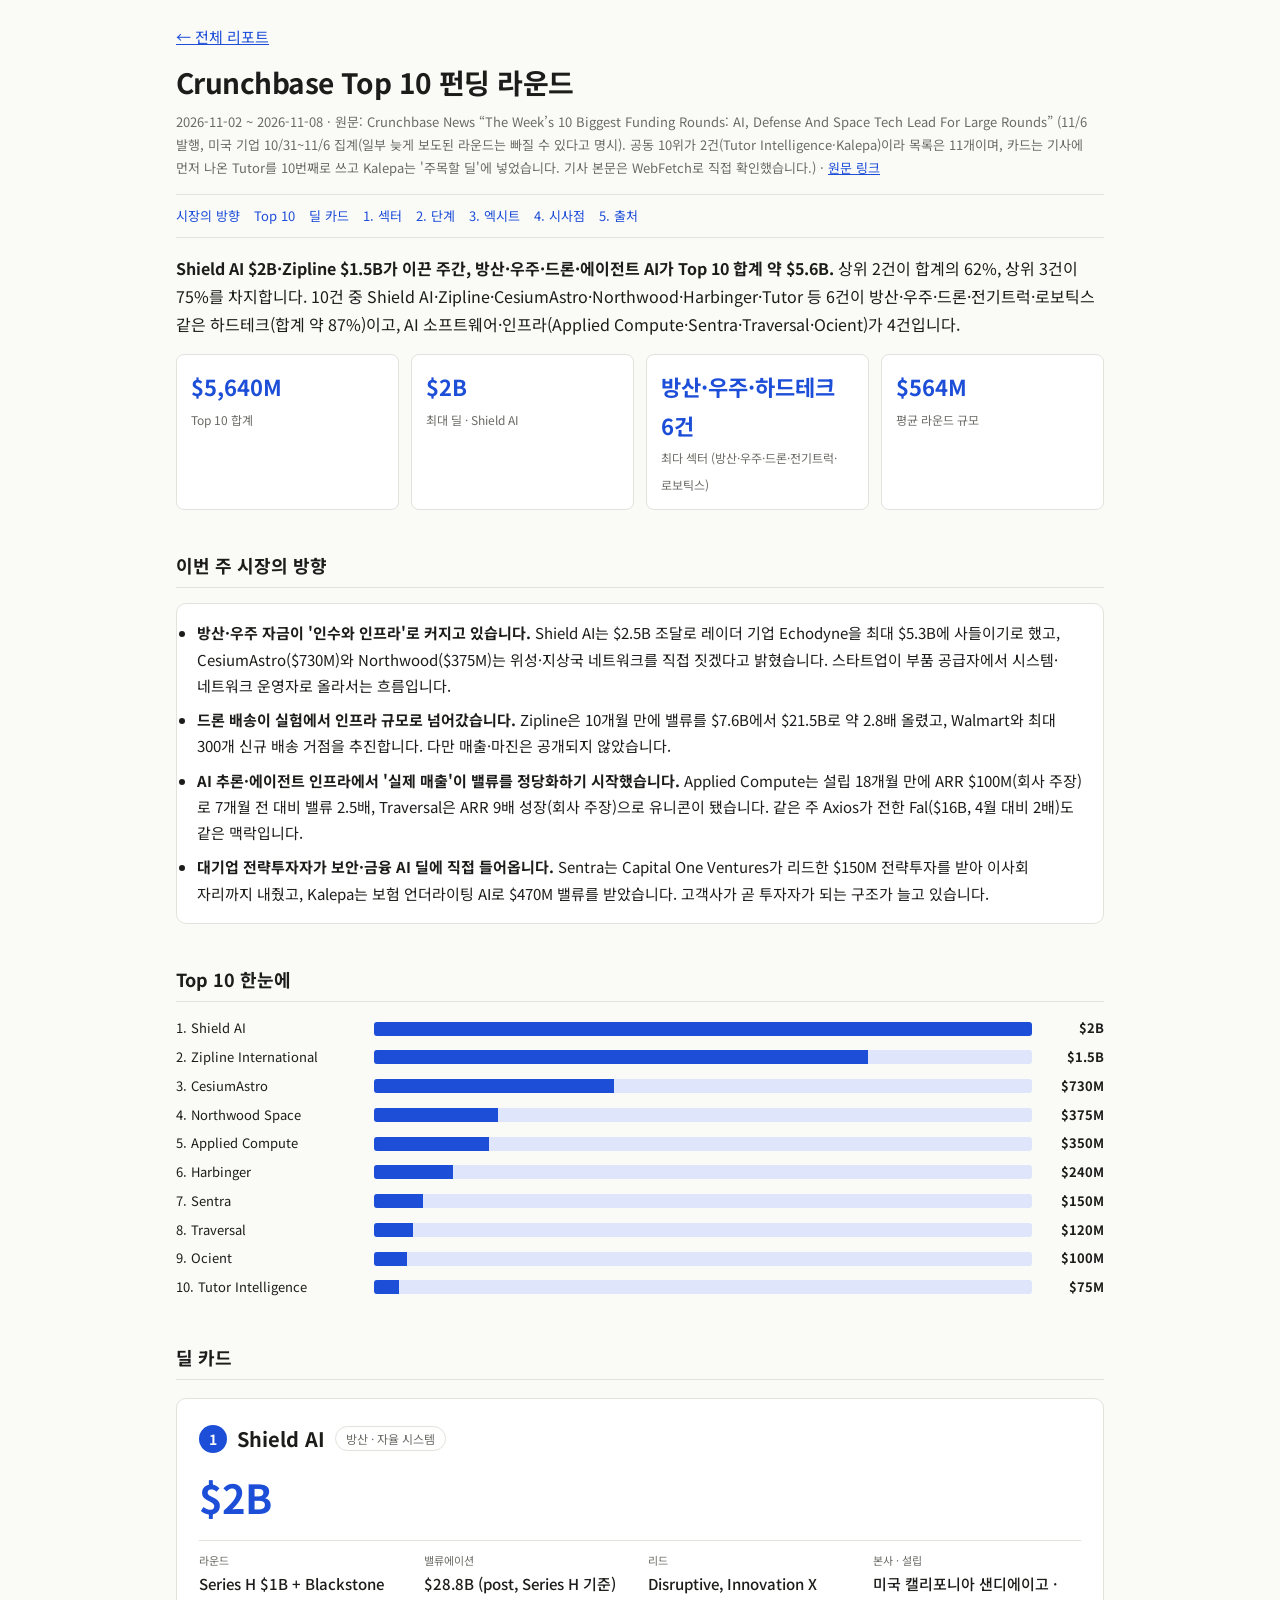
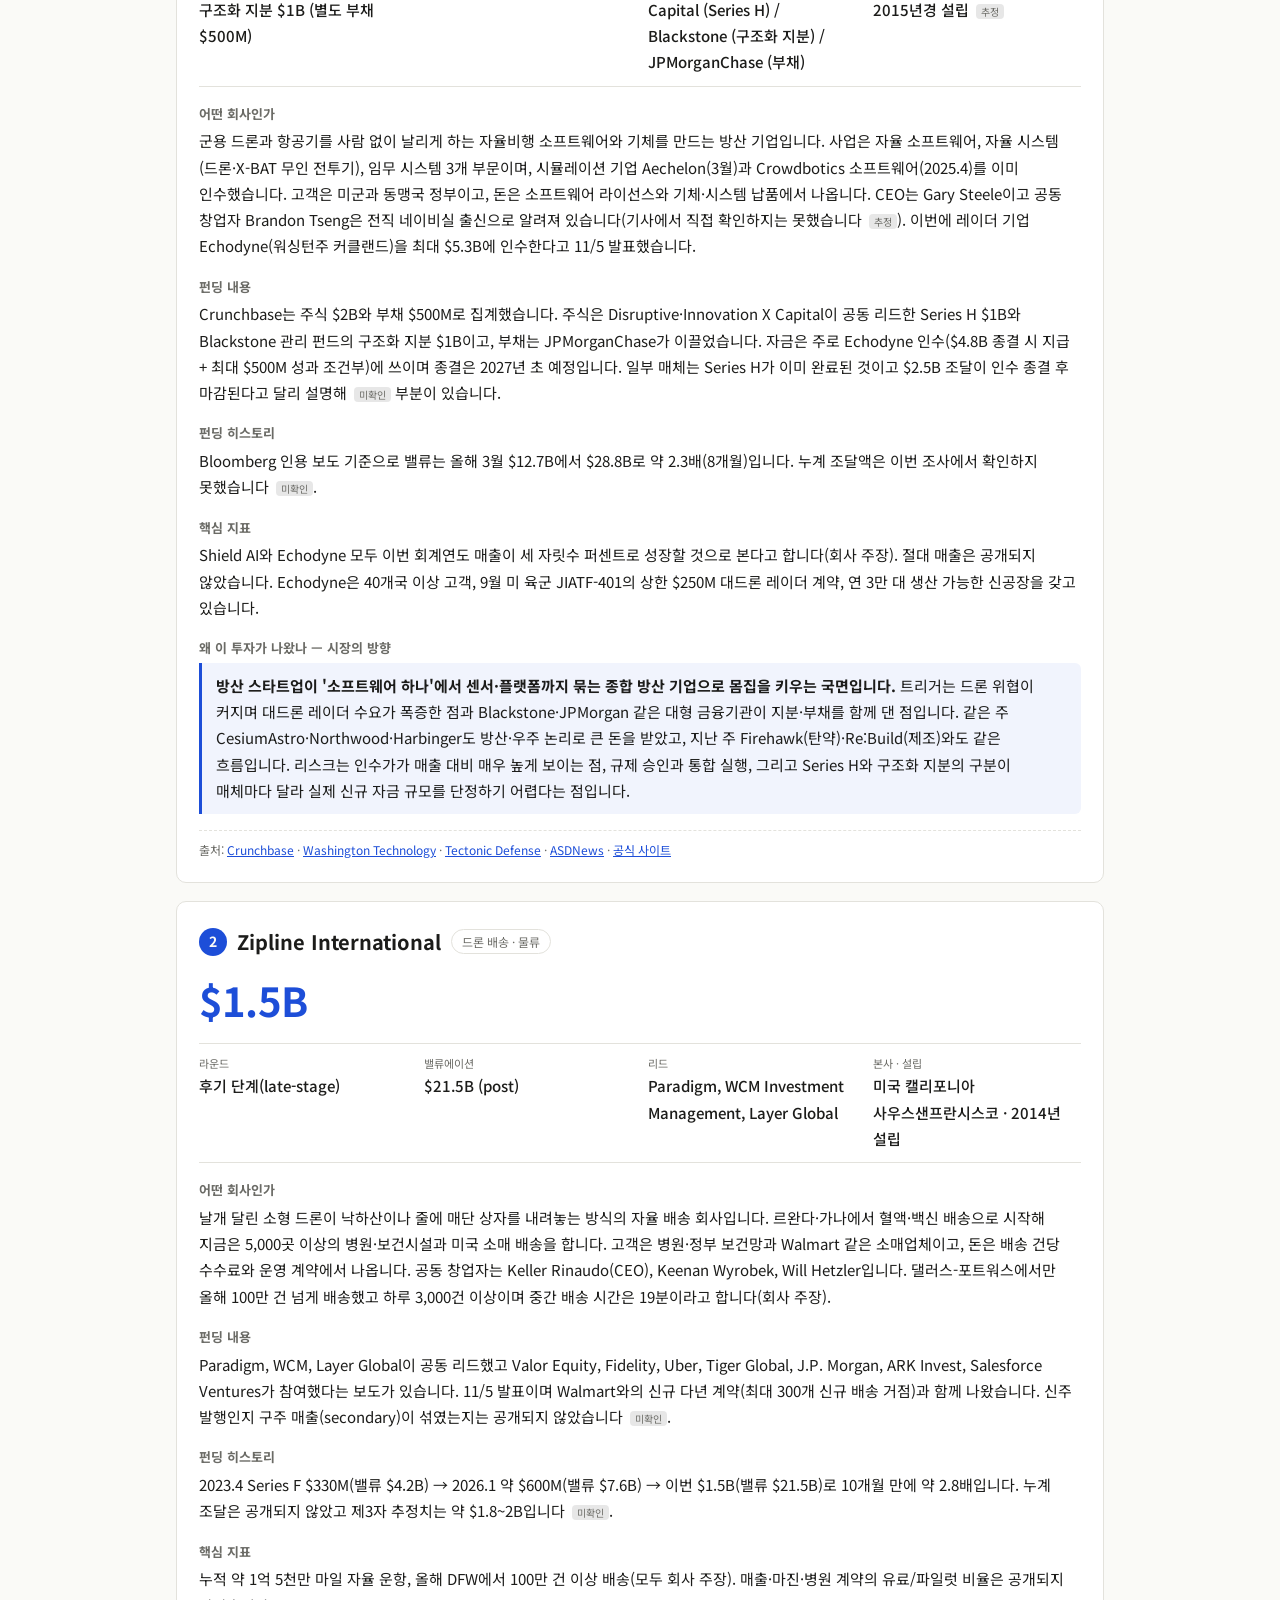
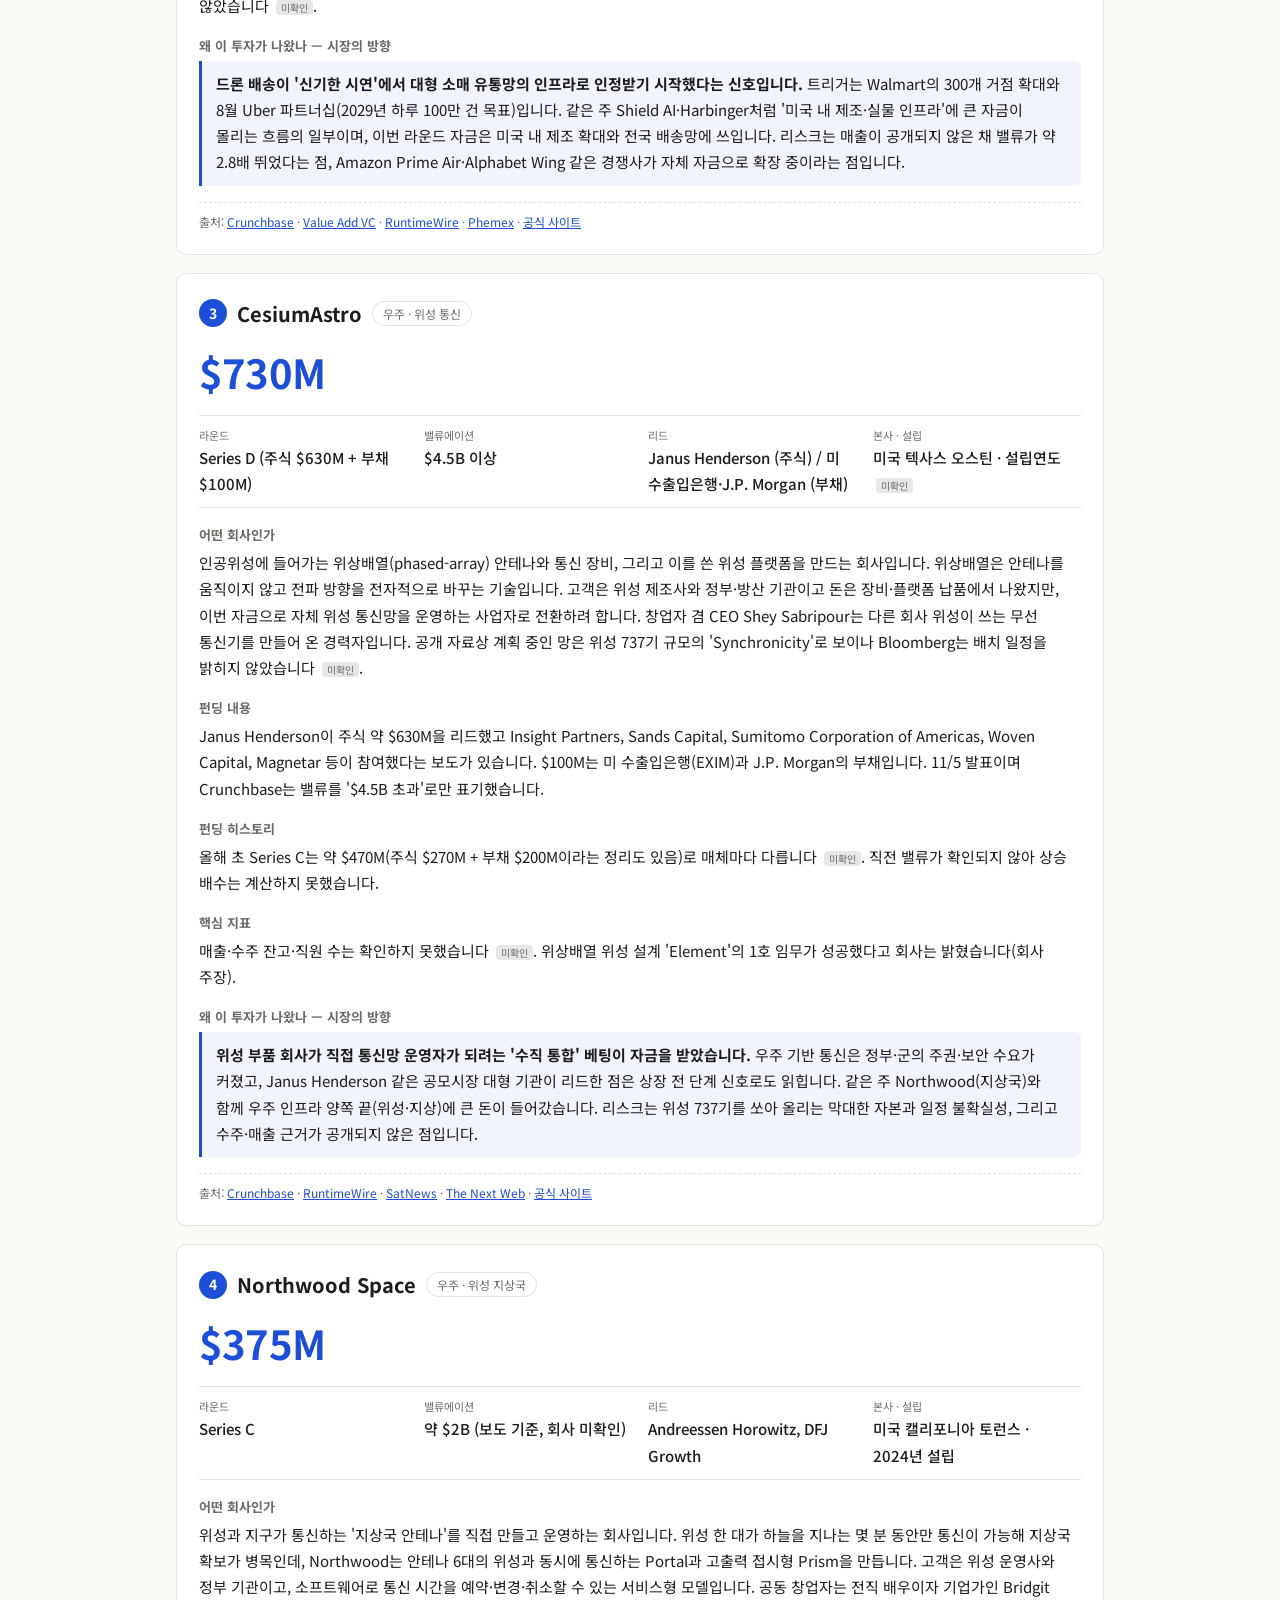
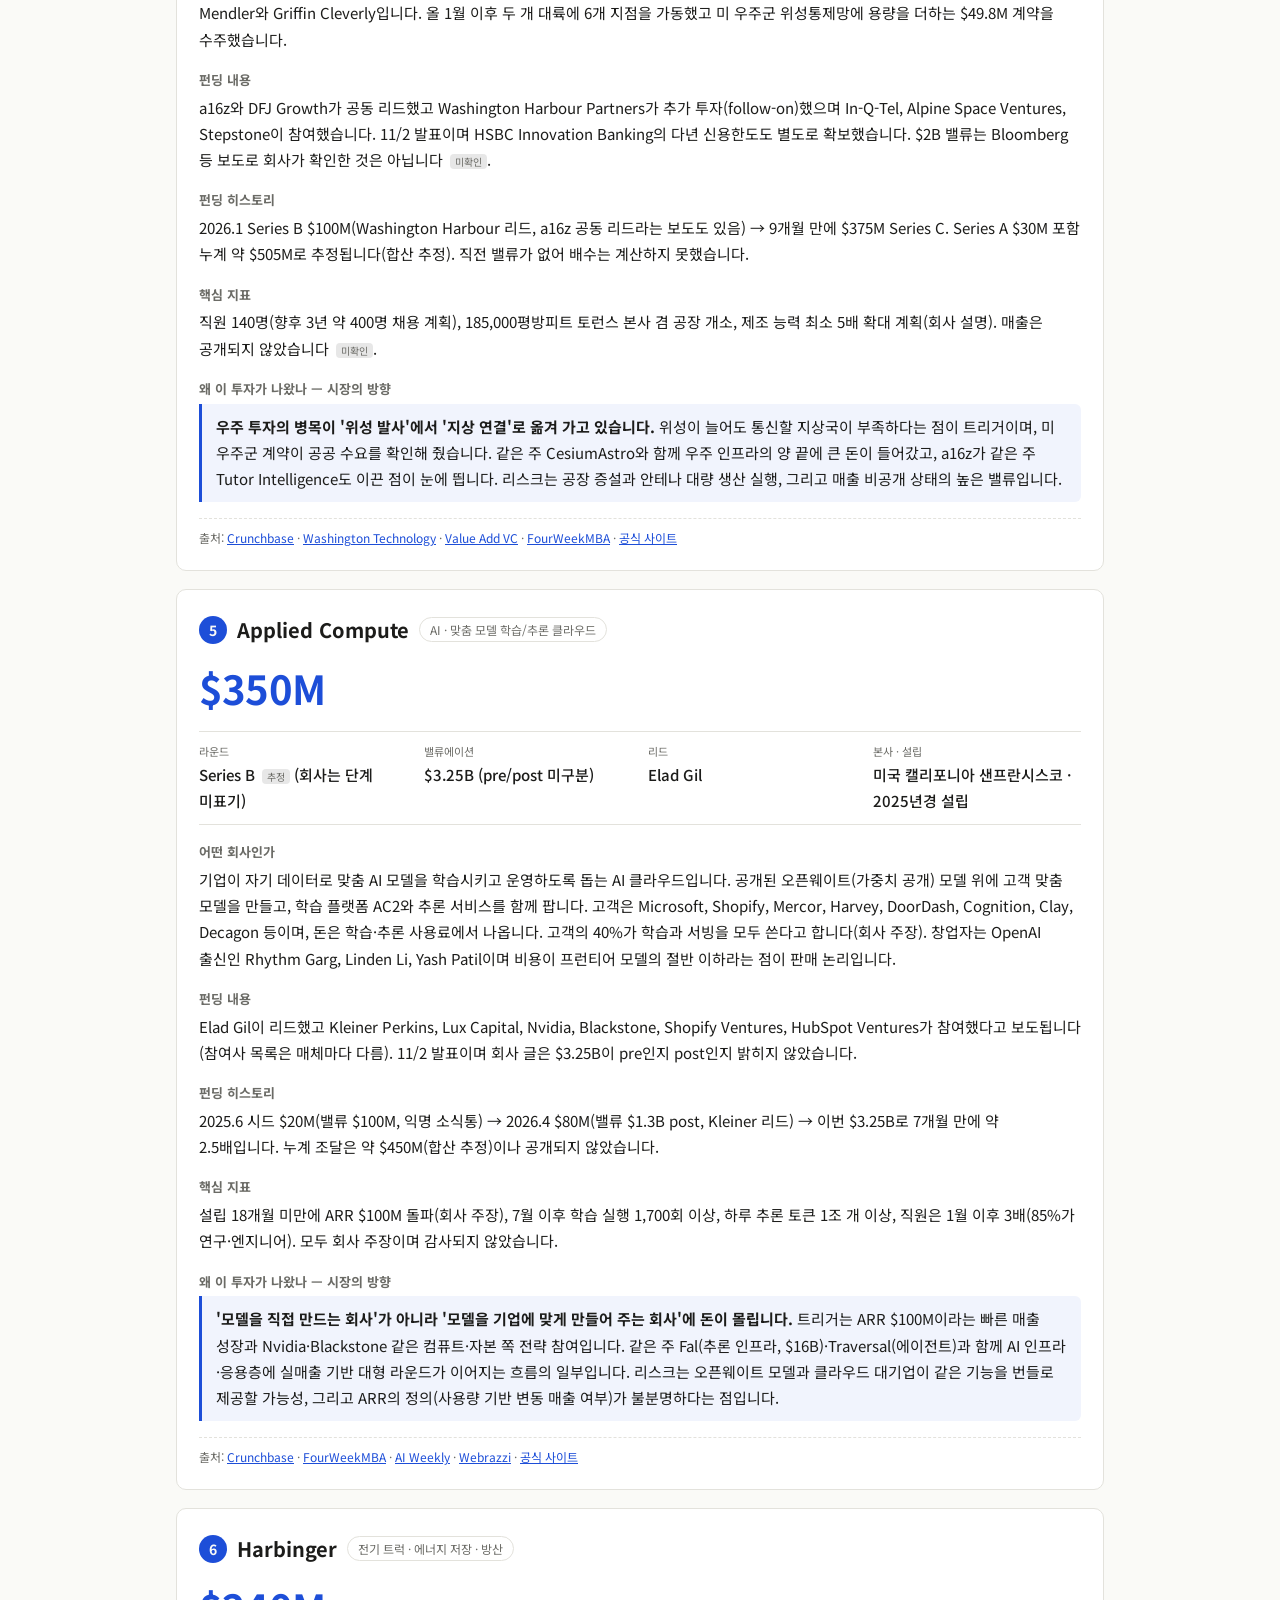
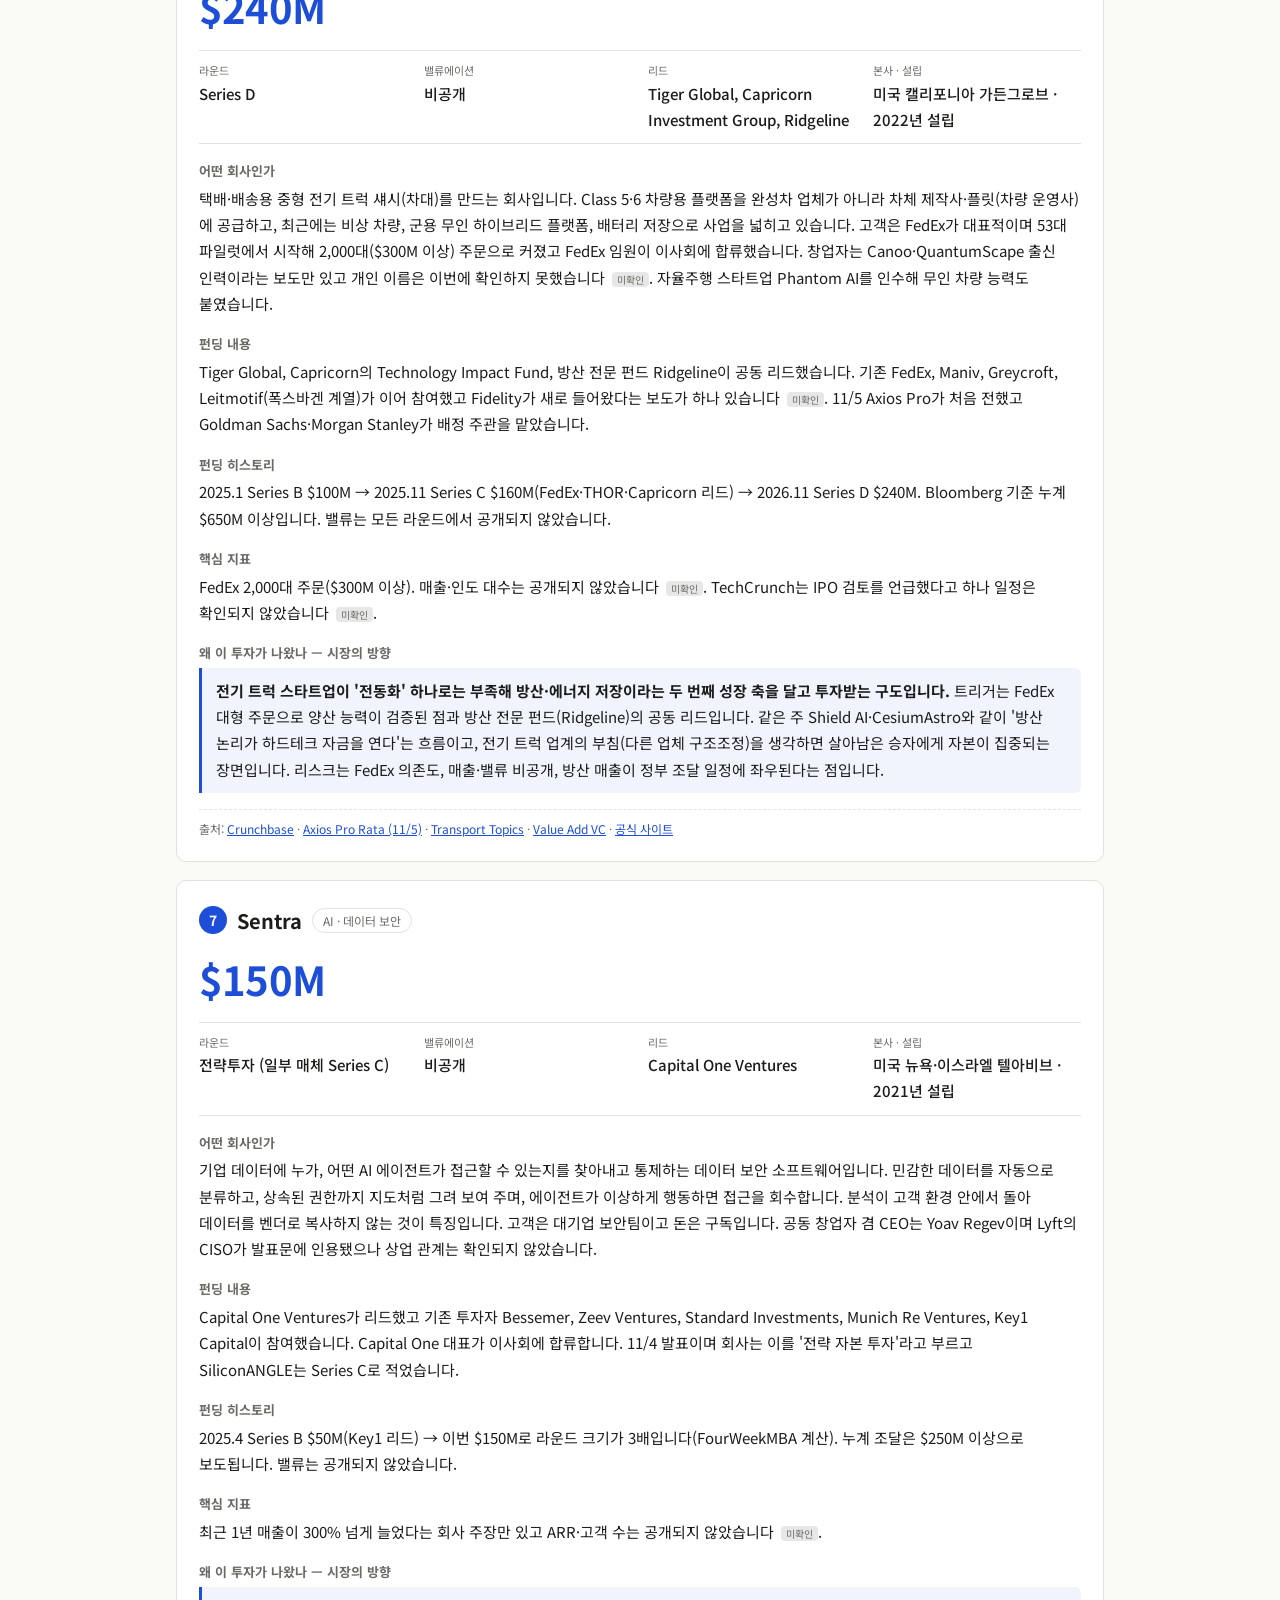
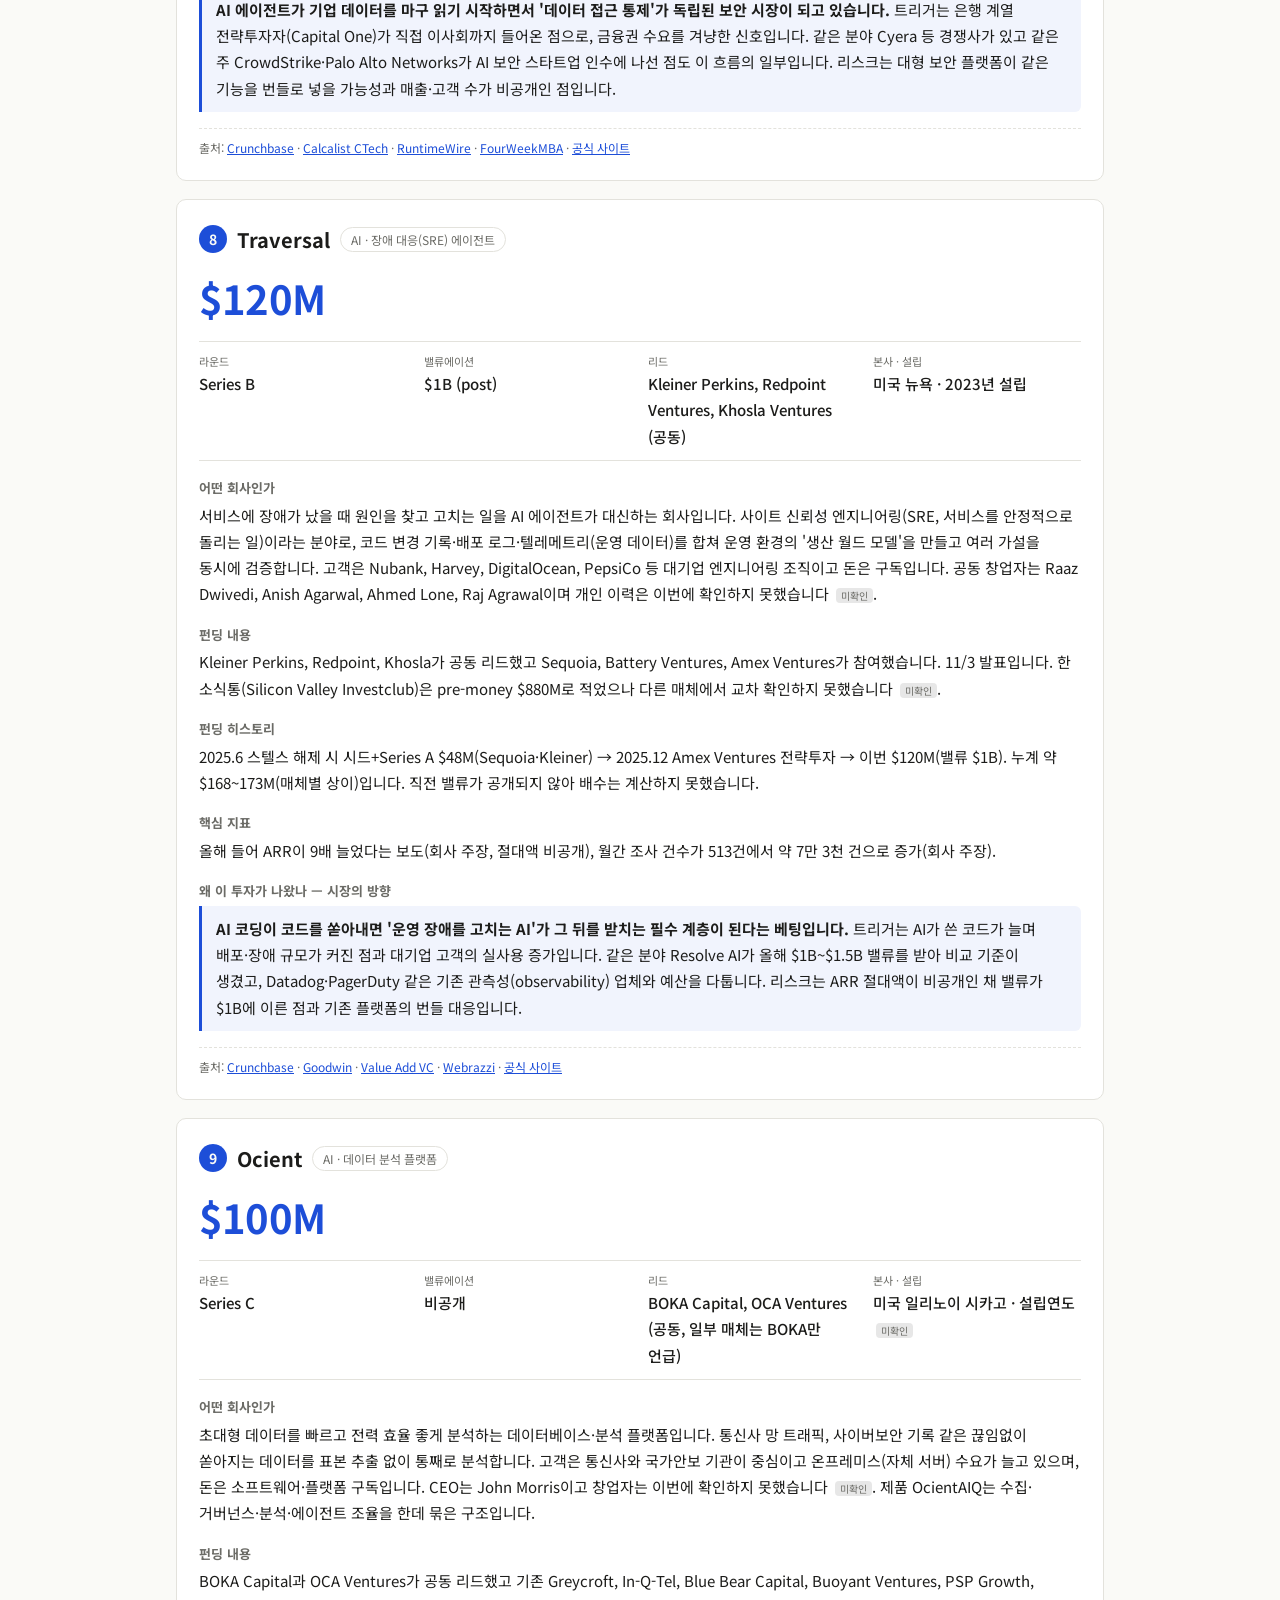
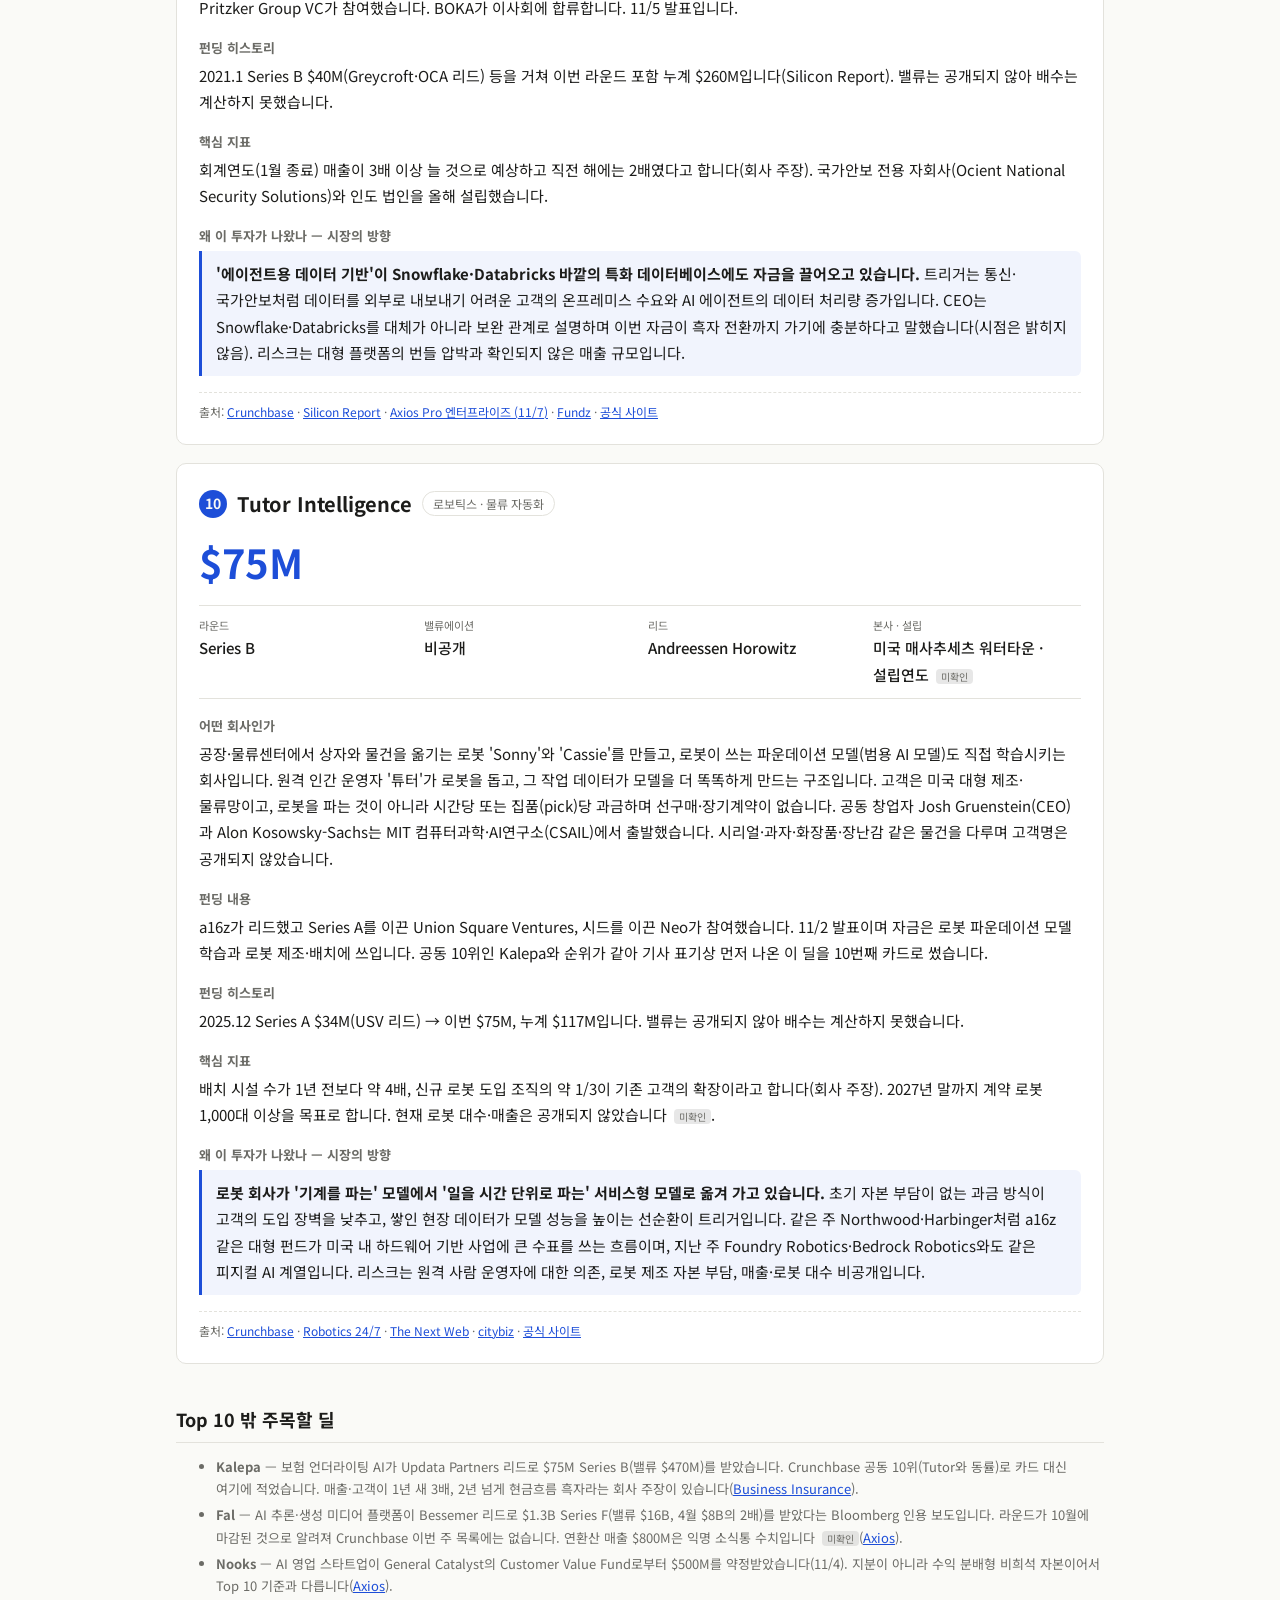
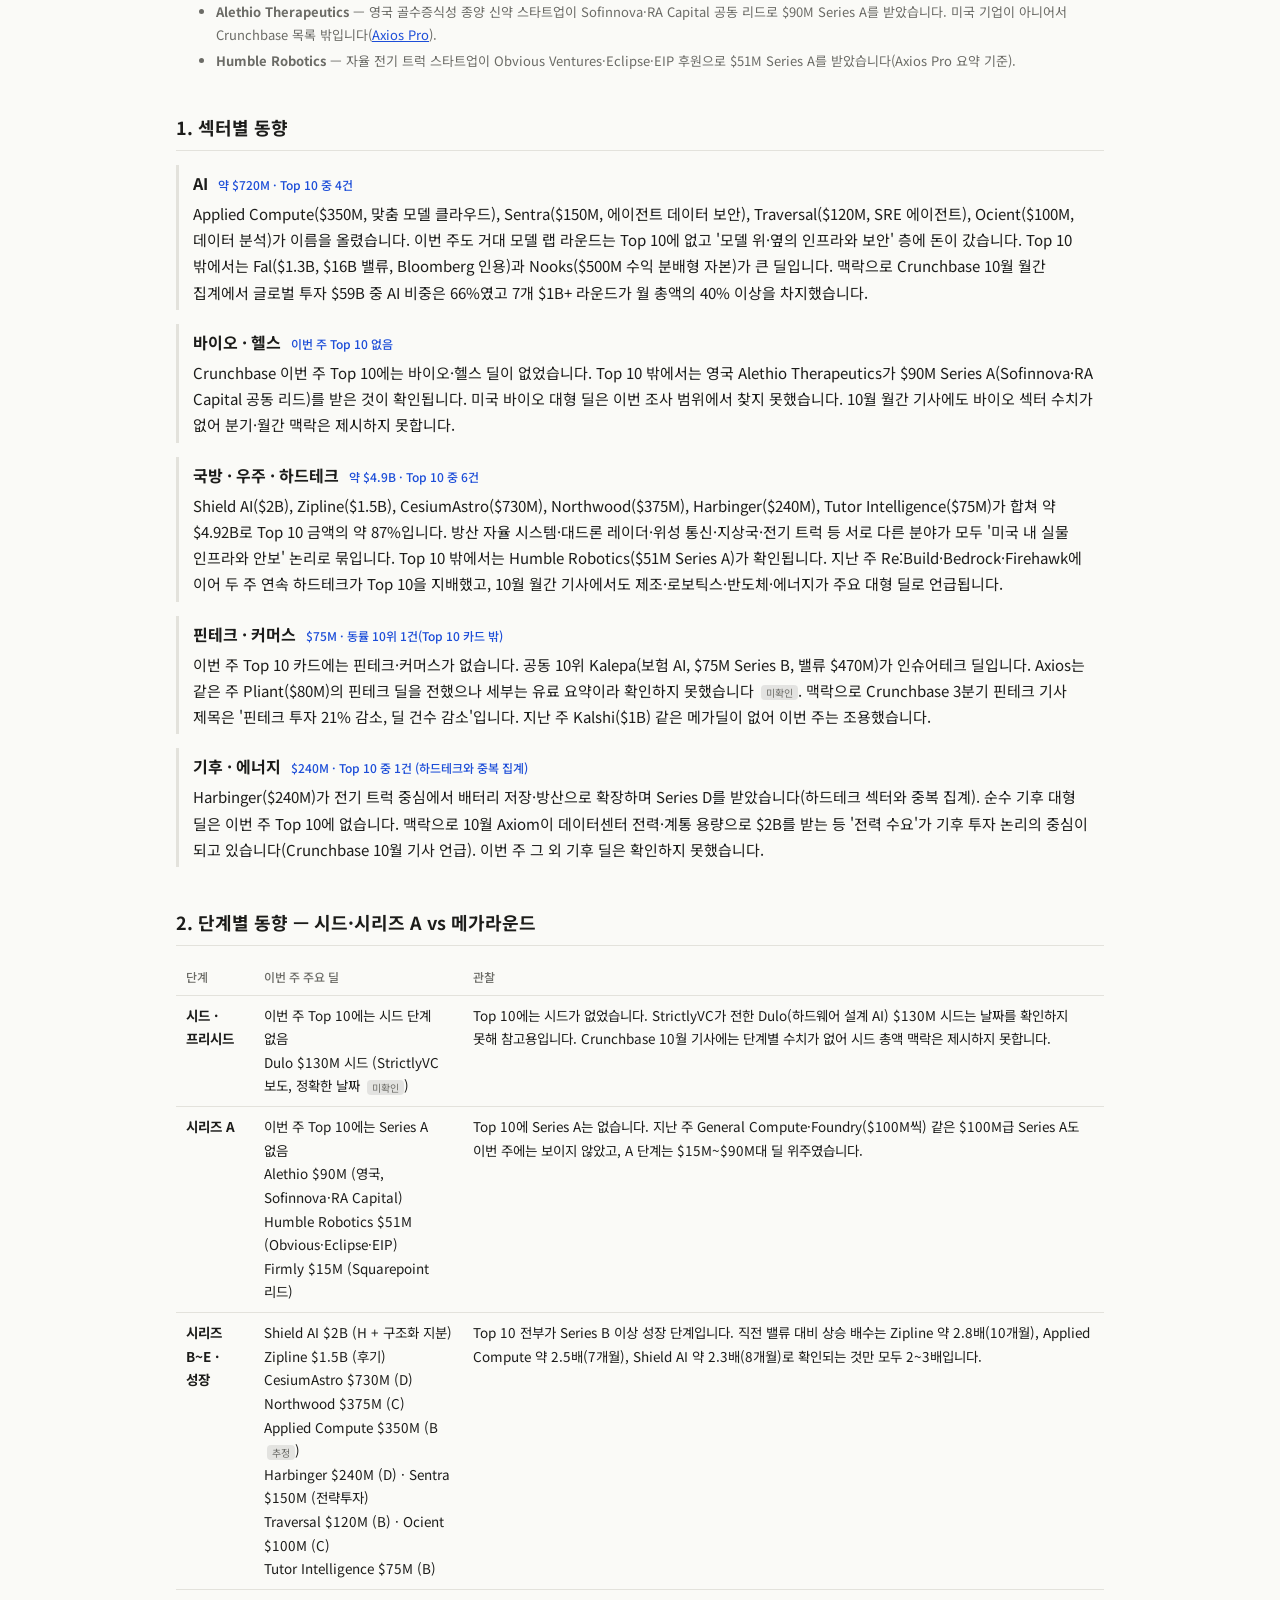
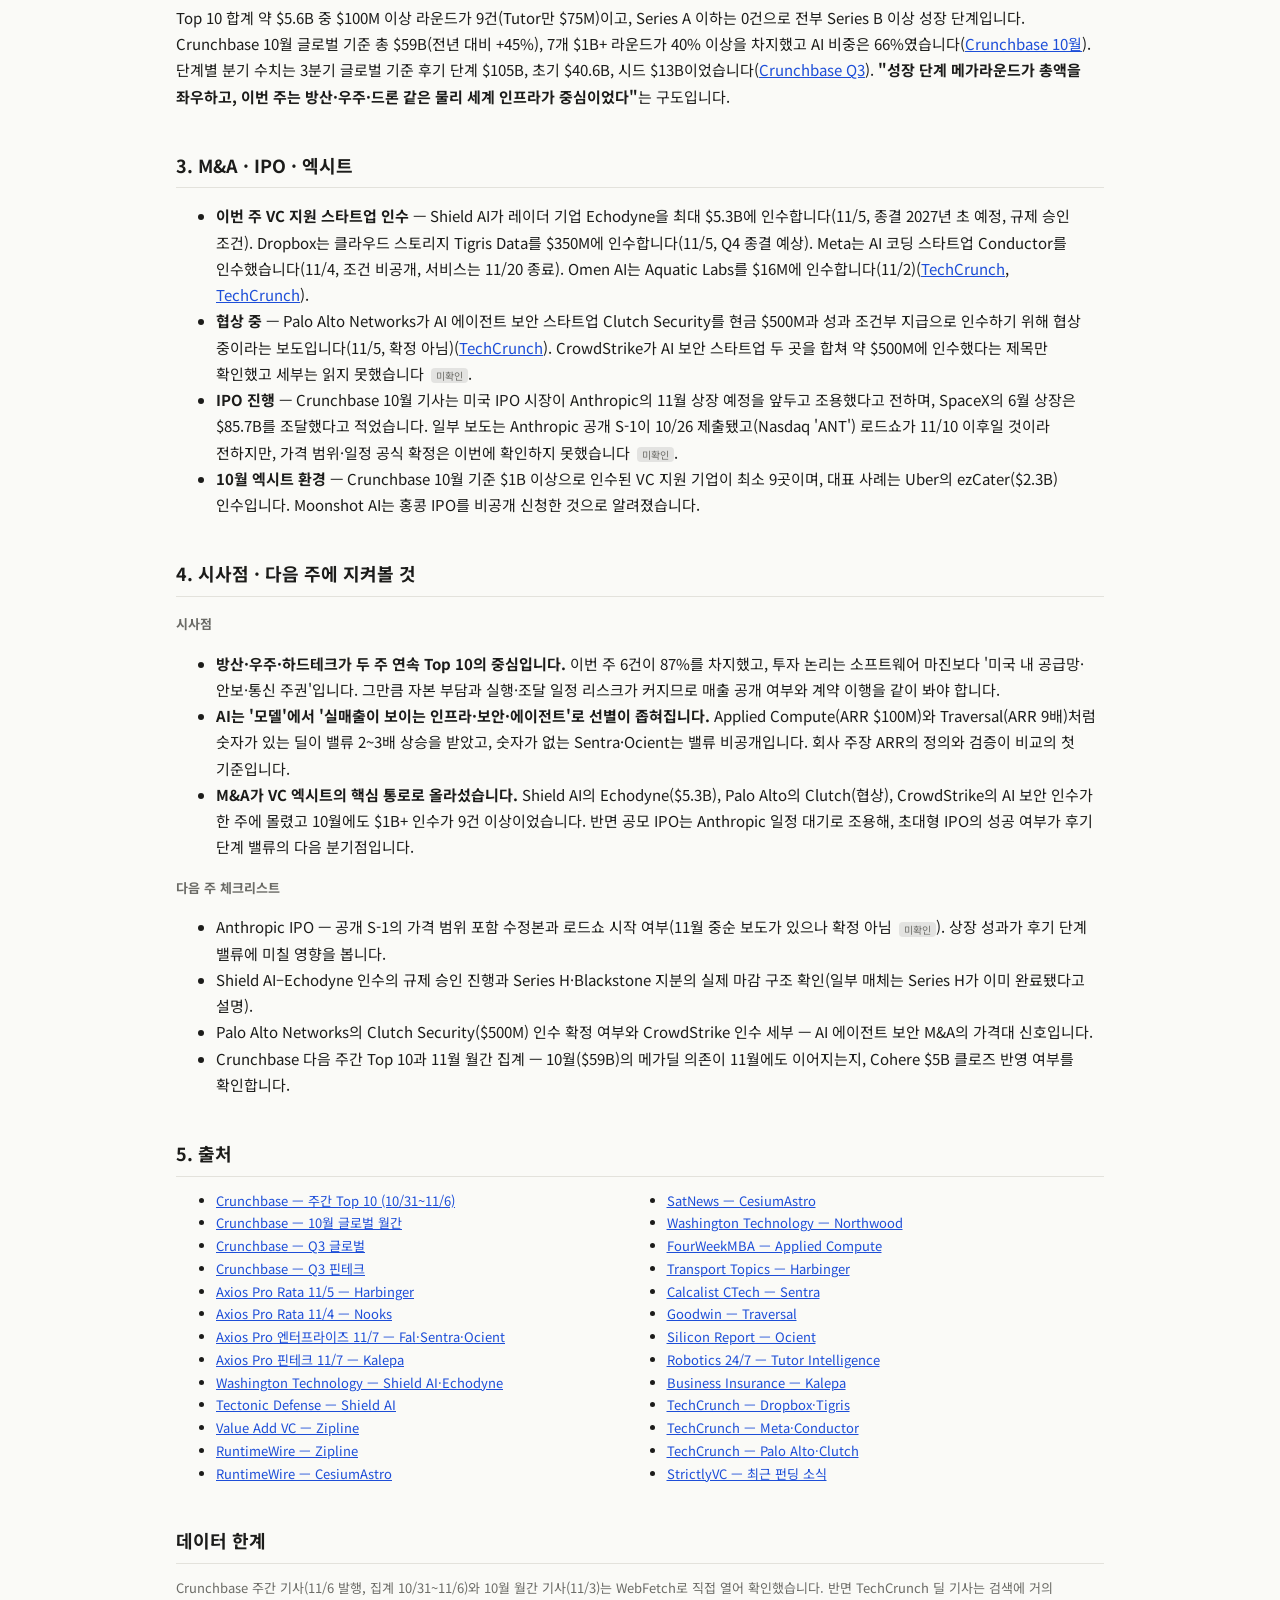
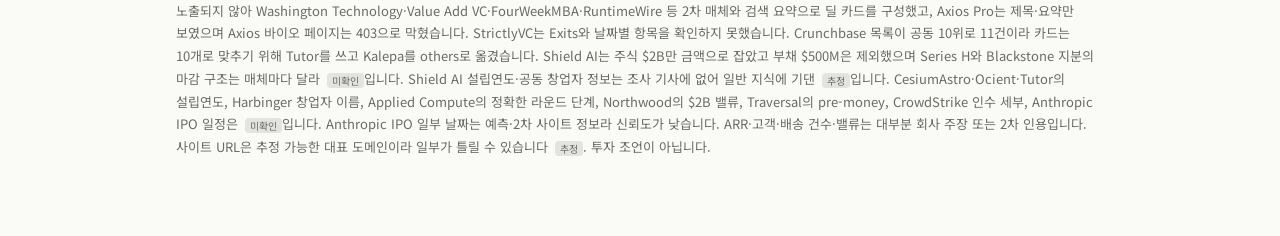
<file: reports/2026-11-02.html>
<!doctype html><html lang="ko"><head><meta charset="utf-8"><meta name="viewport" content="width=device-width,initial-scale=1"><title>Crunchbase Top 10 | 2026-11-02~2026-11-08</title>
<link href="https://fonts.googleapis.com/css2?family=Noto+Sans+KR:wght@400;500;700&display=swap" rel="stylesheet"><style>*{box-sizing:border-box}:root{--bg:#fafaf7;--fg:#1c1c1a;--mut:#6b6b66;--ln:#e3e2dc;--card:#fff;--ac:#1d4ed8;--bar:#dfe6fb;--why:#f1f4fd}
@media(prefers-color-scheme:dark){:root{--bg:#121214;--fg:#ececea;--mut:#9a9a94;--ln:#2c2c30;--card:#1a1a1d;--ac:#7ea2ff;--bar:#273253;--why:#1e2333}}
body{margin:0;background:var(--bg);color:var(--fg);font:15px/1.75 'Noto Sans KR',sans-serif;font-variant-numeric:tabular-nums;word-break:keep-all;overflow-wrap:anywhere}
.w{max-width:960px;margin:0 auto;padding:24px 16px 64px}a{color:var(--ac)}h1{font-size:28px;margin:8px 0 4px;letter-spacing:-.02em}h2{font-size:18px;margin:40px 0 12px;border-bottom:1px solid var(--ln);padding-bottom:6px}
.sub{color:var(--mut);font-size:13px}.lead{font-size:16px;margin:16px 0}
.tiles{display:grid;grid-template-columns:repeat(auto-fit,minmax(200px,1fr));gap:12px}.tile{background:var(--card);border:1px solid var(--ln);border-radius:8px;padding:12px 14px}.tile b{display:block;font-size:22px;color:var(--ac)}.tile span{font-size:12px;color:var(--mut)}
.trend{background:var(--card);border:1px solid var(--ln);border-radius:10px;padding:8px 20px}.trend li{margin:8px 0}
.bar{display:grid;grid-template-columns:minmax(120px,190px) 1fr 64px;gap:8px;align-items:center;text-decoration:none;color:var(--fg);padding:3px 0;font-size:13px}.bt{background:var(--bar);height:14px;border-radius:3px;overflow:hidden;display:block}.bt i{display:block;height:100%;background:var(--ac)}.ba{text-align:right;font-weight:700}
.card{background:var(--card);border:1px solid var(--ln);border-radius:10px;padding:22px;margin:18px 0;scroll-margin-top:12px}.ch{display:flex;gap:10px;align-items:center;flex-wrap:wrap}.ch h3{margin:0;font-size:20px}.rk{background:var(--ac);color:var(--bg);border-radius:50%;width:28px;height:28px;display:inline-flex;align-items:center;justify-content:center;font-weight:700;font-size:14px}
.tag{font-size:12px;border:1px solid var(--ln);border-radius:99px;padding:1px 10px;color:var(--mut)}.amt{font-size:40px;font-weight:700;color:var(--ac);margin:6px 0;letter-spacing:-.02em}
.meta{display:grid;grid-template-columns:repeat(auto-fit,minmax(200px,1fr));gap:8px 16px;margin:8px 0 12px;padding:10px 0;border-top:1px solid var(--ln);border-bottom:1px solid var(--ln)}.meta dt{font-size:11px;color:var(--mut)}.meta dd{margin:0;font-weight:500}
h4{font-size:13px;color:var(--mut);margin:16px 0 3px}.card p{margin:0}.why{background:var(--why);border-left:3px solid var(--ac);padding:10px 14px;border-radius:0 6px 6px 0}
.src{margin-top:16px;font-size:12px;color:var(--mut);border-top:1px dashed var(--ln);padding-top:8px}
.u{font-size:10px;background:#8883;color:var(--mut);border-radius:4px;padding:0 5px;margin-left:3px;font-weight:400;white-space:nowrap;vertical-align:middle}.small{font-size:13px;color:var(--mut)}.sec{border-left:3px solid var(--ln);padding:4px 0 4px 14px;margin:14px 0}.sh{display:flex;gap:10px;align-items:baseline;flex-wrap:wrap}.sh b{font-size:16px}.sh span{font-size:12px;color:var(--ac);font-weight:500}.sec p{margin:4px 0 0}.tw{overflow-x:auto}table{border-collapse:collapse;width:100%;font-size:13.5px}th,td{border-bottom:1px solid var(--ln);padding:8px 10px;text-align:left;vertical-align:top}th{font-size:12px;color:var(--mut);font-weight:500}.srcs{columns:2;font-size:13px}@media(max-width:600px){.srcs{columns:1}table{font-size:13px}td,th{padding:6px}}.small li{margin:3px 0}
@media(max-width:600px){.bar{grid-template-columns:1fr 56px}.bt{grid-column:1/-1;order:3}.amt{font-size:34px}.card{padding:16px}}.toc{display:flex;flex-wrap:wrap;gap:6px 14px;font-size:13px;margin:14px 0 0;padding:10px 0;border-top:1px solid var(--ln);border-bottom:1px solid var(--ln)}.toc a{text-decoration:none}</style></head><body><div class="w">
<a href="../index.html">← 전체 리포트</a><h1>Crunchbase Top 10 펀딩 라운드</h1><div class="sub">2026-11-02 ~ 2026-11-08 · 원문: Crunchbase News “The Week’s 10 Biggest Funding Rounds: AI, Defense And Space Tech Lead For Large Rounds” (11/6 발행, 미국 기업 10/31~11/6 집계(일부 늦게 보도된 라운드는 빠질 수 있다고 명시). 공동 10위가 2건(Tutor Intelligence·Kalepa)이라 목록은 11개이며, 카드는 기사에 먼저 나온 Tutor를 10번째로 쓰고 Kalepa는 '주목할 딜'에 넣었습니다. 기사 본문은 WebFetch로 직접 확인했습니다.) · <a href="https://news.crunchbase.com/venture/biggest-startup-rounds-ai-defense-space-tech-shield-zipline/">원문 링크</a></div>
<nav class="toc"><a href="#trend">시장의 방향</a><a href="#chart">Top 10</a><a href="#cards">딜 카드</a><a href="#s1">1. 섹터</a><a href="#s2">2. 단계</a><a href="#s3">3. 엑시트</a><a href="#s4">4. 시사점</a><a href="#s5">5. 출처</a></nav>
<p class="lead"><b>Shield AI $2B·Zipline $1.5B가 이끈 주간, 방산·우주·드론·에이전트 AI가 Top 10 합계 약 $5.6B.</b> 상위 2건이 합계의 62%, 상위 3건이 75%를 차지합니다. 10건 중 Shield AI·Zipline·CesiumAstro·Northwood·Harbinger·Tutor 등 6건이 방산·우주·드론·전기트럭·로보틱스 같은 하드테크(합계 약 87%)이고, AI 소프트웨어·인프라(Applied Compute·Sentra·Traversal·Ocient)가 4건입니다.</p>
<div class="tiles"><div class="tile"><b>$5,640M</b><span>Top 10 합계</span></div><div class="tile"><b>$2B</b><span>최대 딜 · Shield AI</span></div><div class="tile"><b>방산·우주·하드테크 6건</b><span>최다 섹터 (방산·우주·드론·전기트럭·로보틱스)</span></div><div class="tile"><b>$564M</b><span>평균 라운드 규모</span></div></div>
<h2 id="trend">이번 주 시장의 방향</h2><ul class="trend"><li><b>방산·우주 자금이 '인수와 인프라'로 커지고 있습니다.</b> Shield AI는 $2.5B 조달로 레이더 기업 Echodyne을 최대 $5.3B에 사들이기로 했고, CesiumAstro($730M)와 Northwood($375M)는 위성·지상국 네트워크를 직접 짓겠다고 밝혔습니다. 스타트업이 부품 공급자에서 시스템·네트워크 운영자로 올라서는 흐름입니다.</li><li><b>드론 배송이 실험에서 인프라 규모로 넘어갔습니다.</b> Zipline은 10개월 만에 밸류를 $7.6B에서 $21.5B로 약 2.8배 올렸고, Walmart와 최대 300개 신규 배송 거점을 추진합니다. 다만 매출·마진은 공개되지 않았습니다.</li><li><b>AI 추론·에이전트 인프라에서 '실제 매출'이 밸류를 정당화하기 시작했습니다.</b> Applied Compute는 설립 18개월 만에 ARR $100M(회사 주장)로 7개월 전 대비 밸류 2.5배, Traversal은 ARR 9배 성장(회사 주장)으로 유니콘이 됐습니다. 같은 주 Axios가 전한 Fal($16B, 4월 대비 2배)도 같은 맥락입니다.</li><li><b>대기업 전략투자자가 보안·금융 AI 딜에 직접 들어옵니다.</b> Sentra는 Capital One Ventures가 리드한 $150M 전략투자를 받아 이사회 자리까지 내줬고, Kalepa는 보험 언더라이팅 AI로 $470M 밸류를 받았습니다. 고객사가 곧 투자자가 되는 구조가 늘고 있습니다.</li></ul>
<h2 id="chart">Top 10 한눈에</h2><a class="bar" href="#d1"><span class="bn">1. Shield AI</span><span class="bt"><i style="width:100.0%"></i></span><span class="ba">$2B</span></a><a class="bar" href="#d2"><span class="bn">2. Zipline International</span><span class="bt"><i style="width:75.0%"></i></span><span class="ba">$1.5B</span></a><a class="bar" href="#d3"><span class="bn">3. CesiumAstro</span><span class="bt"><i style="width:36.5%"></i></span><span class="ba">$730M</span></a><a class="bar" href="#d4"><span class="bn">4. Northwood Space</span><span class="bt"><i style="width:18.8%"></i></span><span class="ba">$375M</span></a><a class="bar" href="#d5"><span class="bn">5. Applied Compute</span><span class="bt"><i style="width:17.5%"></i></span><span class="ba">$350M</span></a><a class="bar" href="#d6"><span class="bn">6. Harbinger</span><span class="bt"><i style="width:12.0%"></i></span><span class="ba">$240M</span></a><a class="bar" href="#d7"><span class="bn">7. Sentra</span><span class="bt"><i style="width:7.5%"></i></span><span class="ba">$150M</span></a><a class="bar" href="#d8"><span class="bn">8. Traversal</span><span class="bt"><i style="width:6.0%"></i></span><span class="ba">$120M</span></a><a class="bar" href="#d9"><span class="bn">9. Ocient</span><span class="bt"><i style="width:5.0%"></i></span><span class="ba">$100M</span></a><a class="bar" href="#d10"><span class="bn">10. Tutor Intelligence</span><span class="bt"><i style="width:3.8%"></i></span><span class="ba">$75M</span></a>
<h2 id="cards">딜 카드</h2><article class="card" id="d1"><div class="ch"><span class="rk">1</span><h3>Shield AI</h3><span class="tag">방산 · 자율 시스템</span></div>
<div class="amt">$2B</div>
<dl class="meta"><div><dt>라운드</dt><dd>Series H $1B + Blackstone 구조화 지분 $1B (별도 부채 $500M)</dd></div><div><dt>밸류에이션</dt><dd>$28.8B (post, Series H 기준)</dd></div><div><dt>리드</dt><dd>Disruptive, Innovation X Capital (Series H) / Blackstone (구조화 지분) / JPMorganChase (부채)</dd></div><div><dt>본사 · 설립</dt><dd>미국 캘리포니아 샌디에이고 · 2015년경 설립 <span class="u">추정</span></dd></div></dl>
<h4>어떤 회사인가</h4><p>군용 드론과 항공기를 사람 없이 날리게 하는 자율비행 소프트웨어와 기체를 만드는 방산 기업입니다. 사업은 자율 소프트웨어, 자율 시스템(드론·X-BAT 무인 전투기), 임무 시스템 3개 부문이며, 시뮬레이션 기업 Aechelon(3월)과 Crowdbotics 소프트웨어(2025.4)를 이미 인수했습니다. 고객은 미군과 동맹국 정부이고, 돈은 소프트웨어 라이선스와 기체·시스템 납품에서 나옵니다. CEO는 Gary Steele이고 공동 창업자 Brandon Tseng은 전직 네이비실 출신으로 알려져 있습니다(기사에서 직접 확인하지는 못했습니다 <span class="u">추정</span>). 이번에 레이더 기업 Echodyne(워싱턴주 커클랜드)을 최대 $5.3B에 인수한다고 11/5 발표했습니다.</p><h4>펀딩 내용</h4><p>Crunchbase는 주식 $2B와 부채 $500M로 집계했습니다. 주식은 Disruptive·Innovation X Capital이 공동 리드한 Series H $1B와 Blackstone 관리 펀드의 구조화 지분 $1B이고, 부채는 JPMorganChase가 이끌었습니다. 자금은 주로 Echodyne 인수($4.8B 종결 시 지급 + 최대 $500M 성과 조건부)에 쓰이며 종결은 2027년 초 예정입니다. 일부 매체는 Series H가 이미 완료된 것이고 $2.5B 조달이 인수 종결 후 마감된다고 달리 설명해 <span class="u">미확인</span> 부분이 있습니다.</p><h4>펀딩 히스토리</h4><p>Bloomberg 인용 보도 기준으로 밸류는 올해 3월 $12.7B에서 $28.8B로 약 2.3배(8개월)입니다. 누계 조달액은 이번 조사에서 확인하지 못했습니다 <span class="u">미확인</span>.</p><h4>핵심 지표</h4><p>Shield AI와 Echodyne 모두 이번 회계연도 매출이 세 자릿수 퍼센트로 성장할 것으로 본다고 합니다(회사 주장). 절대 매출은 공개되지 않았습니다. Echodyne은 40개국 이상 고객, 9월 미 육군 JIATF-401의 상한 $250M 대드론 레이더 계약, 연 3만 대 생산 가능한 신공장을 갖고 있습니다.</p><h4>왜 이 투자가 나왔나 — 시장의 방향</h4><p class="why"><b>방산 스타트업이 '소프트웨어 하나'에서 센서·플랫폼까지 묶는 종합 방산 기업으로 몸집을 키우는 국면입니다.</b> 트리거는 드론 위협이 커지며 대드론 레이더 수요가 폭증한 점과 Blackstone·JPMorgan 같은 대형 금융기관이 지분·부채를 함께 댄 점입니다. 같은 주 CesiumAstro·Northwood·Harbinger도 방산·우주 논리로 큰 돈을 받았고, 지난 주 Firehawk(탄약)·Re:Build(제조)와도 같은 흐름입니다. 리스크는 인수가가 매출 대비 매우 높게 보이는 점, 규제 승인과 통합 실행, 그리고 Series H와 구조화 지분의 구분이 매체마다 달라 실제 신규 자금 규모를 단정하기 어렵다는 점입니다.</p>
<div class="src">출처: <a href="https://news.crunchbase.com/venture/biggest-startup-rounds-ai-defense-space-tech-shield-zipline/">Crunchbase</a> · <a href="https://www.washingtontechnology.com/companies/2026/11/shield-ai-acquires-radar-maker-echodyne-53-billion-deal/417086/">Washington Technology</a> · <a href="https://www.tectonicdefense.com/shield-ai-raises-2-5b-to-buy-echodyne-for-5-3b/">Tectonic Defense</a> · <a href="https://asdnews.com/news/defense/2026/11/05/shield-acquire-echodyne-transaction-valued-at-53bn-raise-25bn-at-288bn-valuation">ASDNews</a> · <a href="https://shield.ai">공식 사이트</a></div></article><article class="card" id="d2"><div class="ch"><span class="rk">2</span><h3>Zipline International</h3><span class="tag">드론 배송 · 물류</span></div>
<div class="amt">$1.5B</div>
<dl class="meta"><div><dt>라운드</dt><dd>후기 단계(late-stage)</dd></div><div><dt>밸류에이션</dt><dd>$21.5B (post)</dd></div><div><dt>리드</dt><dd>Paradigm, WCM Investment Management, Layer Global</dd></div><div><dt>본사 · 설립</dt><dd>미국 캘리포니아 사우스샌프란시스코 · 2014년 설립</dd></div></dl>
<h4>어떤 회사인가</h4><p>날개 달린 소형 드론이 낙하산이나 줄에 매단 상자를 내려놓는 방식의 자율 배송 회사입니다. 르완다·가나에서 혈액·백신 배송으로 시작해 지금은 5,000곳 이상의 병원·보건시설과 미국 소매 배송을 합니다. 고객은 병원·정부 보건망과 Walmart 같은 소매업체이고, 돈은 배송 건당 수수료와 운영 계약에서 나옵니다. 공동 창업자는 Keller Rinaudo(CEO), Keenan Wyrobek, Will Hetzler입니다. 댈러스-포트워스에서만 올해 100만 건 넘게 배송했고 하루 3,000건 이상이며 중간 배송 시간은 19분이라고 합니다(회사 주장).</p><h4>펀딩 내용</h4><p>Paradigm, WCM, Layer Global이 공동 리드했고 Valor Equity, Fidelity, Uber, Tiger Global, J.P. Morgan, ARK Invest, Salesforce Ventures가 참여했다는 보도가 있습니다. 11/5 발표이며 Walmart와의 신규 다년 계약(최대 300개 신규 배송 거점)과 함께 나왔습니다. 신주 발행인지 구주 매출(secondary)이 섞였는지는 공개되지 않았습니다 <span class="u">미확인</span>.</p><h4>펀딩 히스토리</h4><p>2023.4 Series F $330M(밸류 $4.2B) → 2026.1 약 $600M(밸류 $7.6B) → 이번 $1.5B(밸류 $21.5B)로 10개월 만에 약 2.8배입니다. 누계 조달은 공개되지 않았고 제3자 추정치는 약 $1.8~2B입니다 <span class="u">미확인</span>.</p><h4>핵심 지표</h4><p>누적 약 1억 5천만 마일 자율 운항, 올해 DFW에서 100만 건 이상 배송(모두 회사 주장). 매출·마진·병원 계약의 유료/파일럿 비율은 공개되지 않았습니다 <span class="u">미확인</span>.</p><h4>왜 이 투자가 나왔나 — 시장의 방향</h4><p class="why"><b>드론 배송이 '신기한 시연'에서 대형 소매 유통망의 인프라로 인정받기 시작했다는 신호입니다.</b> 트리거는 Walmart의 300개 거점 확대와 8월 Uber 파트너십(2029년 하루 100만 건 목표)입니다. 같은 주 Shield AI·Harbinger처럼 '미국 내 제조·실물 인프라'에 큰 자금이 몰리는 흐름의 일부이며, 이번 라운드 자금은 미국 내 제조 확대와 전국 배송망에 쓰입니다. 리스크는 매출이 공개되지 않은 채 밸류가 약 2.8배 뛰었다는 점, Amazon Prime Air·Alphabet Wing 같은 경쟁사가 자체 자금으로 확장 중이라는 점입니다.</p>
<div class="src">출처: <a href="https://news.crunchbase.com/venture/biggest-startup-rounds-ai-defense-space-tech-shield-zipline/">Crunchbase</a> · <a href="https://valueaddvc.com/blog/zipline-valuation-2026-215b-walmart-uber-drone-delivery">Value Add VC</a> · <a href="https://runtimewire.com/article/zipline-closes-1-5b-21-5b-valuation-300-walmart-drone-sites">RuntimeWire</a> · <a href="https://phemex.com/news/article/zipline-valued-at-215b-after-15b-funding-round-led-by-paradigm-102549">Phemex</a> · <a href="https://www.flyzipline.com">공식 사이트</a></div></article><article class="card" id="d3"><div class="ch"><span class="rk">3</span><h3>CesiumAstro</h3><span class="tag">우주 · 위성 통신</span></div>
<div class="amt">$730M</div>
<dl class="meta"><div><dt>라운드</dt><dd>Series D (주식 $630M + 부채 $100M)</dd></div><div><dt>밸류에이션</dt><dd>$4.5B 이상</dd></div><div><dt>리드</dt><dd>Janus Henderson (주식) / 미 수출입은행·J.P. Morgan (부채)</dd></div><div><dt>본사 · 설립</dt><dd>미국 텍사스 오스틴 · 설립연도 <span class="u">미확인</span></dd></div></dl>
<h4>어떤 회사인가</h4><p>인공위성에 들어가는 위상배열(phased-array) 안테나와 통신 장비, 그리고 이를 쓴 위성 플랫폼을 만드는 회사입니다. 위상배열은 안테나를 움직이지 않고 전파 방향을 전자적으로 바꾸는 기술입니다. 고객은 위성 제조사와 정부·방산 기관이고 돈은 장비·플랫폼 납품에서 나왔지만, 이번 자금으로 자체 위성 통신망을 운영하는 사업자로 전환하려 합니다. 창업자 겸 CEO Shey Sabripour는 다른 회사 위성이 쓰는 무선 통신기를 만들어 온 경력자입니다. 공개 자료상 계획 중인 망은 위성 737기 규모의 'Synchronicity'로 보이나 Bloomberg는 배치 일정을 밝히지 않았습니다 <span class="u">미확인</span>.</p><h4>펀딩 내용</h4><p>Janus Henderson이 주식 약 $630M을 리드했고 Insight Partners, Sands Capital, Sumitomo Corporation of Americas, Woven Capital, Magnetar 등이 참여했다는 보도가 있습니다. $100M는 미 수출입은행(EXIM)과 J.P. Morgan의 부채입니다. 11/5 발표이며 Crunchbase는 밸류를 '$4.5B 초과'로만 표기했습니다.</p><h4>펀딩 히스토리</h4><p>올해 초 Series C는 약 $470M(주식 $270M + 부채 $200M이라는 정리도 있음)로 매체마다 다릅니다 <span class="u">미확인</span>. 직전 밸류가 확인되지 않아 상승 배수는 계산하지 못했습니다.</p><h4>핵심 지표</h4><p>매출·수주 잔고·직원 수는 확인하지 못했습니다 <span class="u">미확인</span>. 위상배열 위성 설계 'Element'의 1호 임무가 성공했다고 회사는 밝혔습니다(회사 주장).</p><h4>왜 이 투자가 나왔나 — 시장의 방향</h4><p class="why"><b>위성 부품 회사가 직접 통신망 운영자가 되려는 '수직 통합' 베팅이 자금을 받았습니다.</b> 우주 기반 통신은 정부·군의 주권·보안 수요가 커졌고, Janus Henderson 같은 공모시장 대형 기관이 리드한 점은 상장 전 단계 신호로도 읽힙니다. 같은 주 Northwood(지상국)와 함께 우주 인프라 양쪽 끝(위성·지상)에 큰 돈이 들어갔습니다. 리스크는 위성 737기를 쏘아 올리는 막대한 자본과 일정 불확실성, 그리고 수주·매출 근거가 공개되지 않은 점입니다.</p>
<div class="src">출처: <a href="https://news.crunchbase.com/venture/biggest-startup-rounds-ai-defense-space-tech-shield-zipline/">Crunchbase</a> · <a href="https://runtimewire.com/article/cesiumastro-raises-730m-series-d-satellite-network">RuntimeWire</a> · <a href="https://satnews.com/2026/11/06/cesiumastro-secures-730m-series-d-at-4-5b-valuation-to-deploy-synchronicity-constellation/">SatNews</a> · <a href="https://thenextweb.com/news/cesiumastro-730m-series-d-synchronicity-satellite-constellation">The Next Web</a> · <a href="https://cesiumastro.com">공식 사이트</a></div></article><article class="card" id="d4"><div class="ch"><span class="rk">4</span><h3>Northwood Space</h3><span class="tag">우주 · 위성 지상국</span></div>
<div class="amt">$375M</div>
<dl class="meta"><div><dt>라운드</dt><dd>Series C</dd></div><div><dt>밸류에이션</dt><dd>약 $2B (보도 기준, 회사 미확인)</dd></div><div><dt>리드</dt><dd>Andreessen Horowitz, DFJ Growth</dd></div><div><dt>본사 · 설립</dt><dd>미국 캘리포니아 토런스 · 2024년 설립</dd></div></dl>
<h4>어떤 회사인가</h4><p>위성과 지구가 통신하는 '지상국 안테나'를 직접 만들고 운영하는 회사입니다. 위성 한 대가 하늘을 지나는 몇 분 동안만 통신이 가능해 지상국 확보가 병목인데, Northwood는 안테나 6대의 위성과 동시에 통신하는 Portal과 고출력 접시형 Prism을 만듭니다. 고객은 위성 운영사와 정부 기관이고, 소프트웨어로 통신 시간을 예약·변경·취소할 수 있는 서비스형 모델입니다. 공동 창업자는 전직 배우이자 기업가인 Bridgit Mendler와 Griffin Cleverly입니다. 올 1월 이후 두 개 대륙에 6개 지점을 가동했고 미 우주군 위성통제망에 용량을 더하는 $49.8M 계약을 수주했습니다.</p><h4>펀딩 내용</h4><p>a16z와 DFJ Growth가 공동 리드했고 Washington Harbour Partners가 추가 투자(follow-on)했으며 In-Q-Tel, Alpine Space Ventures, Stepstone이 참여했습니다. 11/2 발표이며 HSBC Innovation Banking의 다년 신용한도도 별도로 확보했습니다. $2B 밸류는 Bloomberg 등 보도로 회사가 확인한 것은 아닙니다 <span class="u">미확인</span>.</p><h4>펀딩 히스토리</h4><p>2026.1 Series B $100M(Washington Harbour 리드, a16z 공동 리드라는 보도도 있음) → 9개월 만에 $375M Series C. Series A $30M 포함 누계 약 $505M로 추정됩니다(합산 추정). 직전 밸류가 없어 배수는 계산하지 못했습니다.</p><h4>핵심 지표</h4><p>직원 140명(향후 3년 약 400명 채용 계획), 185,000평방피트 토런스 본사 겸 공장 개소, 제조 능력 최소 5배 확대 계획(회사 설명). 매출은 공개되지 않았습니다 <span class="u">미확인</span>.</p><h4>왜 이 투자가 나왔나 — 시장의 방향</h4><p class="why"><b>우주 투자의 병목이 '위성 발사'에서 '지상 연결'로 옮겨 가고 있습니다.</b> 위성이 늘어도 통신할 지상국이 부족하다는 점이 트리거이며, 미 우주군 계약이 공공 수요를 확인해 줬습니다. 같은 주 CesiumAstro와 함께 우주 인프라의 양 끝에 큰 돈이 들어갔고, a16z가 같은 주 Tutor Intelligence도 이끈 점이 눈에 띕니다. 리스크는 공장 증설과 안테나 대량 생산 실행, 그리고 매출 비공개 상태의 높은 밸류입니다.</p>
<div class="src">출처: <a href="https://news.crunchbase.com/venture/biggest-startup-rounds-ai-defense-space-tech-shield-zipline/">Crunchbase</a> · <a href="https://www.washingtontechnology.com/companies/2026/11/northwood-closes-375m-series-c-raise-space-network-ambitions/416973/">Washington Technology</a> · <a href="https://valueaddvc.com/pulse/northwood-space-375m-series-c-2b-valuation-2026">Value Add VC</a> · <a href="https://fourweekmba.com/ai-northwood-space-raises-375m-at-2b-in-a16z-co-led-round/">FourWeekMBA</a> · <a href="https://www.northwood.space">공식 사이트</a></div></article><article class="card" id="d5"><div class="ch"><span class="rk">5</span><h3>Applied Compute</h3><span class="tag">AI · 맞춤 모델 학습/추론 클라우드</span></div>
<div class="amt">$350M</div>
<dl class="meta"><div><dt>라운드</dt><dd>Series B <span class="u">추정</span> (회사는 단계 미표기)</dd></div><div><dt>밸류에이션</dt><dd>$3.25B (pre/post 미구분)</dd></div><div><dt>리드</dt><dd>Elad Gil</dd></div><div><dt>본사 · 설립</dt><dd>미국 캘리포니아 샌프란시스코 · 2025년경 설립</dd></div></dl>
<h4>어떤 회사인가</h4><p>기업이 자기 데이터로 맞춤 AI 모델을 학습시키고 운영하도록 돕는 AI 클라우드입니다. 공개된 오픈웨이트(가중치 공개) 모델 위에 고객 맞춤 모델을 만들고, 학습 플랫폼 AC2와 추론 서비스를 함께 팝니다. 고객은 Microsoft, Shopify, Mercor, Harvey, DoorDash, Cognition, Clay, Decagon 등이며, 돈은 학습·추론 사용료에서 나옵니다. 고객의 40%가 학습과 서빙을 모두 쓴다고 합니다(회사 주장). 창업자는 OpenAI 출신인 Rhythm Garg, Linden Li, Yash Patil이며 비용이 프런티어 모델의 절반 이하라는 점이 판매 논리입니다.</p><h4>펀딩 내용</h4><p>Elad Gil이 리드했고 Kleiner Perkins, Lux Capital, Nvidia, Blackstone, Shopify Ventures, HubSpot Ventures가 참여했다고 보도됩니다(참여사 목록은 매체마다 다름). 11/2 발표이며 회사 글은 $3.25B이 pre인지 post인지 밝히지 않았습니다.</p><h4>펀딩 히스토리</h4><p>2025.6 시드 $20M(밸류 $100M, 익명 소식통) → 2026.4 $80M(밸류 $1.3B post, Kleiner 리드) → 이번 $3.25B로 7개월 만에 약 2.5배입니다. 누계 조달은 약 $450M(합산 추정)이나 공개되지 않았습니다.</p><h4>핵심 지표</h4><p>설립 18개월 미만에 ARR $100M 돌파(회사 주장), 7월 이후 학습 실행 1,700회 이상, 하루 추론 토큰 1조 개 이상, 직원은 1월 이후 3배(85%가 연구·엔지니어). 모두 회사 주장이며 감사되지 않았습니다.</p><h4>왜 이 투자가 나왔나 — 시장의 방향</h4><p class="why"><b>'모델을 직접 만드는 회사'가 아니라 '모델을 기업에 맞게 만들어 주는 회사'에 돈이 몰립니다.</b> 트리거는 ARR $100M이라는 빠른 매출 성장과 Nvidia·Blackstone 같은 컴퓨트·자본 쪽 전략 참여입니다. 같은 주 Fal(추론 인프라, $16B)·Traversal(에이전트)과 함께 AI 인프라·응용층에 실매출 기반 대형 라운드가 이어지는 흐름의 일부입니다. 리스크는 오픈웨이트 모델과 클라우드 대기업이 같은 기능을 번들로 제공할 가능성, 그리고 ARR의 정의(사용량 기반 변동 매출 여부)가 불분명하다는 점입니다.</p>
<div class="src">출처: <a href="https://news.crunchbase.com/venture/biggest-startup-rounds-ai-defense-space-tech-shield-zipline/">Crunchbase</a> · <a href="https://fourweekmba.com/ai-ex-openai-trios-applied-compute-hits-100m-run-rate/">FourWeekMBA</a> · <a href="https://aiweekly.co/alerts/applied-compute-lands-350m-at-325b-led-by-elad-gil-with-nvidia-in-and-100m-arr">AI Weekly</a> · <a href="https://webrazzi.com/2026/11/04/applied-compute-3-25-milyar-dolar-degerleme-uzerinden-350-milyon-dolar-yatirim-aldi/">Webrazzi</a> · <a href="https://appliedcompute.com">공식 사이트</a></div></article><article class="card" id="d6"><div class="ch"><span class="rk">6</span><h3>Harbinger</h3><span class="tag">전기 트럭 · 에너지 저장 · 방산</span></div>
<div class="amt">$240M</div>
<dl class="meta"><div><dt>라운드</dt><dd>Series D</dd></div><div><dt>밸류에이션</dt><dd>비공개</dd></div><div><dt>리드</dt><dd>Tiger Global, Capricorn Investment Group, Ridgeline</dd></div><div><dt>본사 · 설립</dt><dd>미국 캘리포니아 가든그로브 · 2022년 설립</dd></div></dl>
<h4>어떤 회사인가</h4><p>택배·배송용 중형 전기 트럭 섀시(차대)를 만드는 회사입니다. Class 5·6 차량용 플랫폼을 완성차 업체가 아니라 차체 제작사·플릿(차량 운영사)에 공급하고, 최근에는 비상 차량, 군용 무인 하이브리드 플랫폼, 배터리 저장으로 사업을 넓히고 있습니다. 고객은 FedEx가 대표적이며 53대 파일럿에서 시작해 2,000대($300M 이상) 주문으로 커졌고 FedEx 임원이 이사회에 합류했습니다. 창업자는 Canoo·QuantumScape 출신 인력이라는 보도만 있고 개인 이름은 이번에 확인하지 못했습니다 <span class="u">미확인</span>. 자율주행 스타트업 Phantom AI를 인수해 무인 차량 능력도 붙였습니다.</p><h4>펀딩 내용</h4><p>Tiger Global, Capricorn의 Technology Impact Fund, 방산 전문 펀드 Ridgeline이 공동 리드했습니다. 기존 FedEx, Maniv, Greycroft, Leitmotif(폭스바겐 계열)가 이어 참여했고 Fidelity가 새로 들어왔다는 보도가 하나 있습니다 <span class="u">미확인</span>. 11/5 Axios Pro가 처음 전했고 Goldman Sachs·Morgan Stanley가 배정 주관을 맡았습니다.</p><h4>펀딩 히스토리</h4><p>2025.1 Series B $100M → 2025.11 Series C $160M(FedEx·THOR·Capricorn 리드) → 2026.11 Series D $240M. Bloomberg 기준 누계 $650M 이상입니다. 밸류는 모든 라운드에서 공개되지 않았습니다.</p><h4>핵심 지표</h4><p>FedEx 2,000대 주문($300M 이상). 매출·인도 대수는 공개되지 않았습니다 <span class="u">미확인</span>. TechCrunch는 IPO 검토를 언급했다고 하나 일정은 확인되지 않았습니다 <span class="u">미확인</span>.</p><h4>왜 이 투자가 나왔나 — 시장의 방향</h4><p class="why"><b>전기 트럭 스타트업이 '전동화' 하나로는 부족해 방산·에너지 저장이라는 두 번째 성장 축을 달고 투자받는 구도입니다.</b> 트리거는 FedEx 대형 주문으로 양산 능력이 검증된 점과 방산 전문 펀드(Ridgeline)의 공동 리드입니다. 같은 주 Shield AI·CesiumAstro와 같이 '방산 논리가 하드테크 자금을 연다'는 흐름이고, 전기 트럭 업계의 부침(다른 업체 구조조정)을 생각하면 살아남은 승자에게 자본이 집중되는 장면입니다. 리스크는 FedEx 의존도, 매출·밸류 비공개, 방산 매출이 정부 조달 일정에 좌우된다는 점입니다.</p>
<div class="src">출처: <a href="https://news.crunchbase.com/venture/biggest-startup-rounds-ai-defense-space-tech-shield-zipline/">Crunchbase</a> · <a href="https://www.axios.com/pro/all-deals/2026/11/05/pro-rata-premium-first-look">Axios Pro Rata (11/5)</a> · <a href="https://www.ttnews.com/articles/harbinger-raises-240m-power-defense">Transport Topics</a> · <a href="https://valueaddvc.com/pulse/harbinger-240m-series-d-defense-2026">Value Add VC</a> · <a href="https://harbingermotors.com">공식 사이트</a></div></article><article class="card" id="d7"><div class="ch"><span class="rk">7</span><h3>Sentra</h3><span class="tag">AI · 데이터 보안</span></div>
<div class="amt">$150M</div>
<dl class="meta"><div><dt>라운드</dt><dd>전략투자 (일부 매체 Series C)</dd></div><div><dt>밸류에이션</dt><dd>비공개</dd></div><div><dt>리드</dt><dd>Capital One Ventures</dd></div><div><dt>본사 · 설립</dt><dd>미국 뉴욕·이스라엘 텔아비브 · 2021년 설립</dd></div></dl>
<h4>어떤 회사인가</h4><p>기업 데이터에 누가, 어떤 AI 에이전트가 접근할 수 있는지를 찾아내고 통제하는 데이터 보안 소프트웨어입니다. 민감한 데이터를 자동으로 분류하고, 상속된 권한까지 지도처럼 그려 보여 주며, 에이전트가 이상하게 행동하면 접근을 회수합니다. 분석이 고객 환경 안에서 돌아 데이터를 벤더로 복사하지 않는 것이 특징입니다. 고객은 대기업 보안팀이고 돈은 구독입니다. 공동 창업자 겸 CEO는 Yoav Regev이며 Lyft의 CISO가 발표문에 인용됐으나 상업 관계는 확인되지 않았습니다.</p><h4>펀딩 내용</h4><p>Capital One Ventures가 리드했고 기존 투자자 Bessemer, Zeev Ventures, Standard Investments, Munich Re Ventures, Key1 Capital이 참여했습니다. Capital One 대표가 이사회에 합류합니다. 11/4 발표이며 회사는 이를 '전략 자본 투자'라고 부르고 SiliconANGLE는 Series C로 적었습니다.</p><h4>펀딩 히스토리</h4><p>2025.4 Series B $50M(Key1 리드) → 이번 $150M로 라운드 크기가 3배입니다(FourWeekMBA 계산). 누계 조달은 $250M 이상으로 보도됩니다. 밸류는 공개되지 않았습니다.</p><h4>핵심 지표</h4><p>최근 1년 매출이 300% 넘게 늘었다는 회사 주장만 있고 ARR·고객 수는 공개되지 않았습니다 <span class="u">미확인</span>.</p><h4>왜 이 투자가 나왔나 — 시장의 방향</h4><p class="why"><b>AI 에이전트가 기업 데이터를 마구 읽기 시작하면서 '데이터 접근 통제'가 독립된 보안 시장이 되고 있습니다.</b> 트리거는 은행 계열 전략투자자(Capital One)가 직접 이사회까지 들어온 점으로, 금융권 수요를 겨냥한 신호입니다. 같은 분야 Cyera 등 경쟁사가 있고 같은 주 CrowdStrike·Palo Alto Networks가 AI 보안 스타트업 인수에 나선 점도 이 흐름의 일부입니다. 리스크는 대형 보안 플랫폼이 같은 기능을 번들로 넣을 가능성과 매출·고객 수가 비공개인 점입니다.</p>
<div class="src">출처: <a href="https://news.crunchbase.com/venture/biggest-startup-rounds-ai-defense-space-tech-shield-zipline/">Crunchbase</a> · <a href="https://calcalistech.com/ctechnews/article/s1jextotml">Calcalist CTech</a> · <a href="https://runtimewire.com/article/sentra-raises-150m-capital-one-ventures-ai-data-security">RuntimeWire</a> · <a href="https://fourweekmba.com/ai-sentra-raises-150m-3x-its-series-b-to-govern-agent-access/">FourWeekMBA</a> · <a href="https://www.sentra.io">공식 사이트</a></div></article><article class="card" id="d8"><div class="ch"><span class="rk">8</span><h3>Traversal</h3><span class="tag">AI · 장애 대응(SRE) 에이전트</span></div>
<div class="amt">$120M</div>
<dl class="meta"><div><dt>라운드</dt><dd>Series B</dd></div><div><dt>밸류에이션</dt><dd>$1B (post)</dd></div><div><dt>리드</dt><dd>Kleiner Perkins, Redpoint Ventures, Khosla Ventures (공동)</dd></div><div><dt>본사 · 설립</dt><dd>미국 뉴욕 · 2023년 설립</dd></div></dl>
<h4>어떤 회사인가</h4><p>서비스에 장애가 났을 때 원인을 찾고 고치는 일을 AI 에이전트가 대신하는 회사입니다. 사이트 신뢰성 엔지니어링(SRE, 서비스를 안정적으로 돌리는 일)이라는 분야로, 코드 변경 기록·배포 로그·텔레메트리(운영 데이터)를 합쳐 운영 환경의 '생산 월드 모델'을 만들고 여러 가설을 동시에 검증합니다. 고객은 Nubank, Harvey, DigitalOcean, PepsiCo 등 대기업 엔지니어링 조직이고 돈은 구독입니다. 공동 창업자는 Raaz Dwivedi, Anish Agarwal, Ahmed Lone, Raj Agrawal이며 개인 이력은 이번에 확인하지 못했습니다 <span class="u">미확인</span>.</p><h4>펀딩 내용</h4><p>Kleiner Perkins, Redpoint, Khosla가 공동 리드했고 Sequoia, Battery Ventures, Amex Ventures가 참여했습니다. 11/3 발표입니다. 한 소식통(Silicon Valley Investclub)은 pre-money $880M로 적었으나 다른 매체에서 교차 확인하지 못했습니다 <span class="u">미확인</span>.</p><h4>펀딩 히스토리</h4><p>2025.6 스텔스 해제 시 시드+Series A $48M(Sequoia·Kleiner) → 2025.12 Amex Ventures 전략투자 → 이번 $120M(밸류 $1B). 누계 약 $168~173M(매체별 상이)입니다. 직전 밸류가 공개되지 않아 배수는 계산하지 못했습니다.</p><h4>핵심 지표</h4><p>올해 들어 ARR이 9배 늘었다는 보도(회사 주장, 절대액 비공개), 월간 조사 건수가 513건에서 약 7만 3천 건으로 증가(회사 주장).</p><h4>왜 이 투자가 나왔나 — 시장의 방향</h4><p class="why"><b>AI 코딩이 코드를 쏟아내면 '운영 장애를 고치는 AI'가 그 뒤를 받치는 필수 계층이 된다는 베팅입니다.</b> 트리거는 AI가 쓴 코드가 늘며 배포·장애 규모가 커진 점과 대기업 고객의 실사용 증가입니다. 같은 분야 Resolve AI가 올해 $1B~$1.5B 밸류를 받아 비교 기준이 생겼고, Datadog·PagerDuty 같은 기존 관측성(observability) 업체와 예산을 다툽니다. 리스크는 ARR 절대액이 비공개인 채 밸류가 $1B에 이른 점과 기존 플랫폼의 번들 대응입니다.</p>
<div class="src">출처: <a href="https://news.crunchbase.com/venture/biggest-startup-rounds-ai-defense-space-tech-shield-zipline/">Crunchbase</a> · <a href="https://www.goodwinlaw.com/en/news-and-events/news/2026/11/announcements-technology-goodwin-advises-traversal-120-million-series-b">Goodwin</a> · <a href="https://valueaddvc.com/pulse/traversal-120m-series-b-1b-valuation-2026">Value Add VC</a> · <a href="https://webrazzi.com/2026/11/04/traversal-1-milyar-dolar-degerleme-uzerinden-120-milyon-dolar-yatirim-aldi/">Webrazzi</a> · <a href="https://traversal.com">공식 사이트</a></div></article><article class="card" id="d9"><div class="ch"><span class="rk">9</span><h3>Ocient</h3><span class="tag">AI · 데이터 분석 플랫폼</span></div>
<div class="amt">$100M</div>
<dl class="meta"><div><dt>라운드</dt><dd>Series C</dd></div><div><dt>밸류에이션</dt><dd>비공개</dd></div><div><dt>리드</dt><dd>BOKA Capital, OCA Ventures (공동, 일부 매체는 BOKA만 언급)</dd></div><div><dt>본사 · 설립</dt><dd>미국 일리노이 시카고 · 설립연도 <span class="u">미확인</span></dd></div></dl>
<h4>어떤 회사인가</h4><p>초대형 데이터를 빠르고 전력 효율 좋게 분석하는 데이터베이스·분석 플랫폼입니다. 통신사 망 트래픽, 사이버보안 기록 같은 끊임없이 쏟아지는 데이터를 표본 추출 없이 통째로 분석합니다. 고객은 통신사와 국가안보 기관이 중심이고 온프레미스(자체 서버) 수요가 늘고 있으며, 돈은 소프트웨어·플랫폼 구독입니다. CEO는 John Morris이고 창업자는 이번에 확인하지 못했습니다 <span class="u">미확인</span>. 제품 OcientAIQ는 수집·거버넌스·분석·에이전트 조율을 한데 묶은 구조입니다.</p><h4>펀딩 내용</h4><p>BOKA Capital과 OCA Ventures가 공동 리드했고 기존 Greycroft, In-Q-Tel, Blue Bear Capital, Buoyant Ventures, PSP Growth, Pritzker Group VC가 참여했습니다. BOKA가 이사회에 합류합니다. 11/5 발표입니다.</p><h4>펀딩 히스토리</h4><p>2021.1 Series B $40M(Greycroft·OCA 리드) 등을 거쳐 이번 라운드 포함 누계 $260M입니다(Silicon Report). 밸류는 공개되지 않아 배수는 계산하지 못했습니다.</p><h4>핵심 지표</h4><p>회계연도(1월 종료) 매출이 3배 이상 늘 것으로 예상하고 직전 해에는 2배였다고 합니다(회사 주장). 국가안보 전용 자회사(Ocient National Security Solutions)와 인도 법인을 올해 설립했습니다.</p><h4>왜 이 투자가 나왔나 — 시장의 방향</h4><p class="why"><b>'에이전트용 데이터 기반'이 Snowflake·Databricks 바깥의 특화 데이터베이스에도 자금을 끌어오고 있습니다.</b> 트리거는 통신·국가안보처럼 데이터를 외부로 내보내기 어려운 고객의 온프레미스 수요와 AI 에이전트의 데이터 처리량 증가입니다. CEO는 Snowflake·Databricks를 대체가 아니라 보완 관계로 설명하며 이번 자금이 흑자 전환까지 가기에 충분하다고 말했습니다(시점은 밝히지 않음). 리스크는 대형 플랫폼의 번들 압박과 확인되지 않은 매출 규모입니다.</p>
<div class="src">출처: <a href="https://news.crunchbase.com/venture/biggest-startup-rounds-ai-defense-space-tech-shield-zipline/">Crunchbase</a> · <a href="https://www.siliconreport.com/ocient-raises-100-million-to-expand-agentic-ai-analytics">Silicon Report</a> · <a href="https://www.axios.com/pro/enterprise-software-deals/2026/11/07/enterprise-software-deals-fal">Axios Pro 엔터프라이즈 (11/7)</a> · <a href="https://app.fundz.net/fundings/ocient-funding-round-series-c-db0a6f">Fundz</a> · <a href="https://ocient.com">공식 사이트</a></div></article><article class="card" id="d10"><div class="ch"><span class="rk">10</span><h3>Tutor Intelligence</h3><span class="tag">로보틱스 · 물류 자동화</span></div>
<div class="amt">$75M</div>
<dl class="meta"><div><dt>라운드</dt><dd>Series B</dd></div><div><dt>밸류에이션</dt><dd>비공개</dd></div><div><dt>리드</dt><dd>Andreessen Horowitz</dd></div><div><dt>본사 · 설립</dt><dd>미국 매사추세츠 워터타운 · 설립연도 <span class="u">미확인</span></dd></div></dl>
<h4>어떤 회사인가</h4><p>공장·물류센터에서 상자와 물건을 옮기는 로봇 'Sonny'와 'Cassie'를 만들고, 로봇이 쓰는 파운데이션 모델(범용 AI 모델)도 직접 학습시키는 회사입니다. 원격 인간 운영자 '튜터'가 로봇을 돕고, 그 작업 데이터가 모델을 더 똑똑하게 만드는 구조입니다. 고객은 미국 대형 제조·물류망이고, 로봇을 파는 것이 아니라 시간당 또는 집품(pick)당 과금하며 선구매·장기계약이 없습니다. 공동 창업자 Josh Gruenstein(CEO)과 Alon Kosowsky-Sachs는 MIT 컴퓨터과학·AI연구소(CSAIL)에서 출발했습니다. 시리얼·과자·화장품·장난감 같은 물건을 다루며 고객명은 공개되지 않았습니다.</p><h4>펀딩 내용</h4><p>a16z가 리드했고 Series A를 이끈 Union Square Ventures, 시드를 이끈 Neo가 참여했습니다. 11/2 발표이며 자금은 로봇 파운데이션 모델 학습과 로봇 제조·배치에 쓰입니다. 공동 10위인 Kalepa와 순위가 같아 기사 표기상 먼저 나온 이 딜을 10번째 카드로 썼습니다.</p><h4>펀딩 히스토리</h4><p>2025.12 Series A $34M(USV 리드) → 이번 $75M, 누계 $117M입니다. 밸류는 공개되지 않아 배수는 계산하지 못했습니다.</p><h4>핵심 지표</h4><p>배치 시설 수가 1년 전보다 약 4배, 신규 로봇 도입 조직의 약 1/3이 기존 고객의 확장이라고 합니다(회사 주장). 2027년 말까지 계약 로봇 1,000대 이상을 목표로 합니다. 현재 로봇 대수·매출은 공개되지 않았습니다 <span class="u">미확인</span>.</p><h4>왜 이 투자가 나왔나 — 시장의 방향</h4><p class="why"><b>로봇 회사가 '기계를 파는' 모델에서 '일을 시간 단위로 파는' 서비스형 모델로 옮겨 가고 있습니다.</b> 초기 자본 부담이 없는 과금 방식이 고객의 도입 장벽을 낮추고, 쌓인 현장 데이터가 모델 성능을 높이는 선순환이 트리거입니다. 같은 주 Northwood·Harbinger처럼 a16z 같은 대형 펀드가 미국 내 하드웨어 기반 사업에 큰 수표를 쓰는 흐름이며, 지난 주 Foundry Robotics·Bedrock Robotics와도 같은 피지컬 AI 계열입니다. 리스크는 원격 사람 운영자에 대한 의존, 로봇 제조 자본 부담, 매출·로봇 대수 비공개입니다.</p>
<div class="src">출처: <a href="https://news.crunchbase.com/venture/biggest-startup-rounds-ai-defense-space-tech-shield-zipline/">Crunchbase</a> · <a href="https://www.robotics247.com/article/tutor-intelligence-raises-75m-series-b-to-scale-frontier-robotics-model-training-manufacturing-and-deployment">Robotics 24/7</a> · <a href="https://thenextweb.com/news/tutor-intelligence-75m-series-b-a16z-robot-workers">The Next Web</a> · <a href="https://www.citybiz.co/article/928273/tutor-intelligence-raises-75m-series-b-led-by-andreessen-horowitz/">citybiz</a> · <a href="https://www.tutorintelligence.com">공식 사이트</a></div></article>
<h2>Top 10 밖 주목할 딜</h2><ul class="small"><li><b>Kalepa</b> — 보험 언더라이팅 AI가 Updata Partners 리드로 $75M Series B(밸류 $470M)를 받았습니다. Crunchbase 공동 10위(Tutor와 동률)로 카드 대신 여기에 적었습니다. 매출·고객이 1년 새 3배, 2년 넘게 현금흐름 흑자라는 회사 주장이 있습니다(<a href="https://www.businessinsurance.com/ai-powered-insurance-startup-kalepa-valued-at-470-million/">Business Insurance</a>).</li><li><b>Fal</b> — AI 추론·생성 미디어 플랫폼이 Bessemer 리드로 $1.3B Series F(밸류 $16B, 4월 $8B의 2배)를 받았다는 Bloomberg 인용 보도입니다. 라운드가 10월에 마감된 것으로 알려져 Crunchbase 이번 주 목록에는 없습니다. 연환산 매출 $800M은 익명 소식통 수치입니다 <span class="u">미확인</span>(<a href="https://www.axios.com/pro/enterprise-software-deals/2026/11/07/enterprise-software-deals-fal">Axios</a>).</li><li><b>Nooks</b> — AI 영업 스타트업이 General Catalyst의 Customer Value Fund로부터 $500M를 약정받았습니다(11/4). 지분이 아니라 수익 분배형 비희석 자본이어서 Top 10 기준과 다릅니다(<a href="https://www.axios.com/pro/all-deals/2026/11/04/pro-rata-premium-first-look-nxera-nooks-onvaro">Axios</a>).</li><li><b>Alethio Therapeutics</b> — 영국 골수증식성 종양 신약 스타트업이 Sofinnova·RA Capital 공동 리드로 $90M Series A를 받았습니다. 미국 기업이 아니어서 Crunchbase 목록 밖입니다(<a href="https://www.axios.com/pro/biotech-deals/2026/11/07/biotech-deals-of-the-week">Axios Pro</a>).</li><li><b>Humble Robotics</b> — 자율 전기 트럭 스타트업이 Obvious Ventures·Eclipse·EIP 후원으로 $51M Series A를 받았습니다(Axios Pro 요약 기준).</li></ul>
<h2 id="s1">1. 섹터별 동향</h2><div class="sec"><div class="sh"><b>AI</b><span>약 $720M · Top 10 중 4건</span></div><p>Applied Compute($350M, 맞춤 모델 클라우드), Sentra($150M, 에이전트 데이터 보안), Traversal($120M, SRE 에이전트), Ocient($100M, 데이터 분석)가 이름을 올렸습니다. 이번 주도 거대 모델 랩 라운드는 Top 10에 없고 '모델 위·옆의 인프라와 보안' 층에 돈이 갔습니다. Top 10 밖에서는 Fal($1.3B, $16B 밸류, Bloomberg 인용)과 Nooks($500M 수익 분배형 자본)가 큰 딜입니다. 맥락으로 Crunchbase 10월 월간 집계에서 글로벌 투자 $59B 중 AI 비중은 66%였고 7개 $1B+ 라운드가 월 총액의 40% 이상을 차지했습니다.</p></div><div class="sec"><div class="sh"><b>바이오 · 헬스</b><span>이번 주 Top 10 없음</span></div><p>Crunchbase 이번 주 Top 10에는 바이오·헬스 딜이 없었습니다. Top 10 밖에서는 영국 Alethio Therapeutics가 $90M Series A(Sofinnova·RA Capital 공동 리드)를 받은 것이 확인됩니다. 미국 바이오 대형 딜은 이번 조사 범위에서 찾지 못했습니다. 10월 월간 기사에도 바이오 섹터 수치가 없어 분기·월간 맥락은 제시하지 못합니다.</p></div><div class="sec"><div class="sh"><b>국방 · 우주 · 하드테크</b><span>약 $4.9B · Top 10 중 6건</span></div><p>Shield AI($2B), Zipline($1.5B), CesiumAstro($730M), Northwood($375M), Harbinger($240M), Tutor Intelligence($75M)가 합쳐 약 $4.92B로 Top 10 금액의 약 87%입니다. 방산 자율 시스템·대드론 레이더·위성 통신·지상국·전기 트럭 등 서로 다른 분야가 모두 '미국 내 실물 인프라와 안보' 논리로 묶입니다. Top 10 밖에서는 Humble Robotics($51M Series A)가 확인됩니다. 지난 주 Re:Build·Bedrock·Firehawk에 이어 두 주 연속 하드테크가 Top 10을 지배했고, 10월 월간 기사에서도 제조·로보틱스·반도체·에너지가 주요 대형 딜로 언급됩니다.</p></div><div class="sec"><div class="sh"><b>핀테크 · 커머스</b><span>$75M · 동률 10위 1건(Top 10 카드 밖)</span></div><p>이번 주 Top 10 카드에는 핀테크·커머스가 없습니다. 공동 10위 Kalepa(보험 AI, $75M Series B, 밸류 $470M)가 인슈어테크 딜입니다. Axios는 같은 주 Pliant($80M)의 핀테크 딜을 전했으나 세부는 유료 요약이라 확인하지 못했습니다 <span class="u">미확인</span>. 맥락으로 Crunchbase 3분기 핀테크 기사 제목은 '핀테크 투자 21% 감소, 딜 건수 감소'입니다. 지난 주 Kalshi($1B) 같은 메가딜이 없어 이번 주는 조용했습니다.</p></div><div class="sec"><div class="sh"><b>기후 · 에너지</b><span>$240M · Top 10 중 1건 (하드테크와 중복 집계)</span></div><p>Harbinger($240M)가 전기 트럭 중심에서 배터리 저장·방산으로 확장하며 Series D를 받았습니다(하드테크 섹터와 중복 집계). 순수 기후 대형 딜은 이번 주 Top 10에 없습니다. 맥락으로 10월 Axiom이 데이터센터 전력·계통 용량으로 $2B를 받는 등 '전력 수요'가 기후 투자 논리의 중심이 되고 있습니다(Crunchbase 10월 기사 언급). 이번 주 그 외 기후 딜은 확인하지 못했습니다.</p></div>
<h2 id="s2">2. 단계별 동향 — 시드·시리즈 A vs 메가라운드</h2><div class="tw"><table><thead><tr><th>단계</th><th>이번 주 주요 딜</th><th>관찰</th></tr></thead><tbody><tr><td><b>시드 · 프리시드</b></td><td>이번 주 Top 10에는 시드 단계 없음<br>Dulo $130M 시드 (StrictlyVC 보도, 정확한 날짜 <span class="u">미확인</span>)</td><td>Top 10에는 시드가 없었습니다. StrictlyVC가 전한 Dulo(하드웨어 설계 AI) $130M 시드는 날짜를 확인하지 못해 참고용입니다. Crunchbase 10월 기사에는 단계별 수치가 없어 시드 총액 맥락은 제시하지 못합니다.</td></tr><tr><td><b>시리즈 A</b></td><td>이번 주 Top 10에는 Series A 없음<br>Alethio $90M (영국, Sofinnova·RA Capital)<br>Humble Robotics $51M (Obvious·Eclipse·EIP)<br>Firmly $15M (Squarepoint 리드)</td><td>Top 10에 Series A는 없습니다. 지난 주 General Compute·Foundry($100M씩) 같은 $100M급 Series A도 이번 주에는 보이지 않았고, A 단계는 $15M~$90M대 딜 위주였습니다.</td></tr><tr><td><b>시리즈 B~E · 성장</b></td><td>Shield AI $2B (H + 구조화 지분)<br>Zipline $1.5B (후기)<br>CesiumAstro $730M (D)<br>Northwood $375M (C)<br>Applied Compute $350M (B <span class="u">추정</span>)<br>Harbinger $240M (D) · Sentra $150M (전략투자)<br>Traversal $120M (B) · Ocient $100M (C)<br>Tutor Intelligence $75M (B)</td><td>Top 10 전부가 Series B 이상 성장 단계입니다. 직전 밸류 대비 상승 배수는 Zipline 약 2.8배(10개월), Applied Compute 약 2.5배(7개월), Shield AI 약 2.3배(8개월)로 확인되는 것만 모두 2~3배입니다.</td></tr></tbody></table></div><p>Top 10 합계 약 $5.6B 중 $100M 이상 라운드가 9건(Tutor만 $75M)이고, Series A 이하는 0건으로 전부 Series B 이상 성장 단계입니다. Crunchbase 10월 글로벌 기준 총 $59B(전년 대비 +45%), 7개 $1B+ 라운드가 40% 이상을 차지했고 AI 비중은 66%였습니다(<a href="https://news.crunchbase.com/venture/october-2026-global-startup-funding-strong-china-deepseek/">Crunchbase 10월</a>). 단계별 분기 수치는 3분기 글로벌 기준 후기 단계 $105B, 초기 $40.6B, 시드 $13B이었습니다(<a href="https://news.crunchbase.com/venture/q3-2026-global-startup-funding-ai-billion-dollar-rounds-exits-data/">Crunchbase Q3</a>). <b>"성장 단계 메가라운드가 총액을 좌우하고, 이번 주는 방산·우주·드론 같은 물리 세계 인프라가 중심이었다"</b>는 구도입니다.</p>
<h2 id="s3">3. M&amp;A · IPO · 엑시트</h2><ul><li><b>이번 주 VC 지원 스타트업 인수</b> — Shield AI가 레이더 기업 Echodyne을 최대 $5.3B에 인수합니다(11/5, 종결 2027년 초 예정, 규제 승인 조건). Dropbox는 클라우드 스토리지 Tigris Data를 $350M에 인수합니다(11/5, Q4 종결 예상). Meta는 AI 코딩 스타트업 Conductor를 인수했습니다(11/4, 조건 비공개, 서비스는 11/20 종료). Omen AI는 Aquatic Labs를 $16M에 인수합니다(11/2)(<a href="https://techcrunch.com/2026/11/05/dropbox-acquires-tigris-data-for-350m-to-bolster-its-ai-iinfrastructure/?amp=">TechCrunch</a>, <a href="https://techcrunch.com/2026/11/04/meta-acquires-ai-coding-startup-conductor/">TechCrunch</a>).</li><li><b>협상 중</b> — Palo Alto Networks가 AI 에이전트 보안 스타트업 Clutch Security를 현금 $500M과 성과 조건부 지급으로 인수하기 위해 협상 중이라는 보도입니다(11/5, 확정 아님)(<a href="https://techcrunch.com/2026/11/05/palo-alto-networks-in-talks-to-buy-ai-agent-security-startup-clutch-for-500m/">TechCrunch</a>). CrowdStrike가 AI 보안 스타트업 두 곳을 합쳐 약 $500M에 인수했다는 제목만 확인했고 세부는 읽지 못했습니다 <span class="u">미확인</span>.</li><li><b>IPO 진행</b> — Crunchbase 10월 기사는 미국 IPO 시장이 Anthropic의 11월 상장 예정을 앞두고 조용했다고 전하며, SpaceX의 6월 상장은 $85.7B를 조달했다고 적었습니다. 일부 보도는 Anthropic 공개 S-1이 10/26 제출됐고(Nasdaq 'ANT') 로드쇼가 11/10 이후일 것이라 전하지만, 가격 범위·일정 공식 확정은 이번에 확인하지 못했습니다 <span class="u">미확인</span>.</li><li><b>10월 엑시트 환경</b> — Crunchbase 10월 기준 $1B 이상으로 인수된 VC 지원 기업이 최소 9곳이며, 대표 사례는 Uber의 ezCater($2.3B) 인수입니다. Moonshot AI는 홍콩 IPO를 비공개 신청한 것으로 알려졌습니다.</li></ul>
<h2 id="s4">4. 시사점 · 다음 주에 지켜볼 것</h2><h4>시사점</h4><ul><li><b>방산·우주·하드테크가 두 주 연속 Top 10의 중심입니다.</b> 이번 주 6건이 87%를 차지했고, 투자 논리는 소프트웨어 마진보다 '미국 내 공급망·안보·통신 주권'입니다. 그만큼 자본 부담과 실행·조달 일정 리스크가 커지므로 매출 공개 여부와 계약 이행을 같이 봐야 합니다.</li><li><b>AI는 '모델'에서 '실매출이 보이는 인프라·보안·에이전트'로 선별이 좁혀집니다.</b> Applied Compute(ARR $100M)와 Traversal(ARR 9배)처럼 숫자가 있는 딜이 밸류 2~3배 상승을 받았고, 숫자가 없는 Sentra·Ocient는 밸류 비공개입니다. 회사 주장 ARR의 정의와 검증이 비교의 첫 기준입니다.</li><li><b>M&A가 VC 엑시트의 핵심 통로로 올라섰습니다.</b> Shield AI의 Echodyne($5.3B), Palo Alto의 Clutch(협상), CrowdStrike의 AI 보안 인수가 한 주에 몰렸고 10월에도 $1B+ 인수가 9건 이상이었습니다. 반면 공모 IPO는 Anthropic 일정 대기로 조용해, 초대형 IPO의 성공 여부가 후기 단계 밸류의 다음 분기점입니다.</li></ul><h4>다음 주 체크리스트</h4><ul><li>Anthropic IPO — 공개 S-1의 가격 범위 포함 수정본과 로드쇼 시작 여부(11월 중순 보도가 있으나 확정 아님 <span class="u">미확인</span>). 상장 성과가 후기 단계 밸류에 미칠 영향을 봅니다.</li><li>Shield AI–Echodyne 인수의 규제 승인 진행과 Series H·Blackstone 지분의 실제 마감 구조 확인(일부 매체는 Series H가 이미 완료됐다고 설명).</li><li>Palo Alto Networks의 Clutch Security($500M) 인수 확정 여부와 CrowdStrike 인수 세부 — AI 에이전트 보안 M&A의 가격대 신호입니다.</li><li>Crunchbase 다음 주간 Top 10과 11월 월간 집계 — 10월($59B)의 메가딜 의존이 11월에도 이어지는지, Cohere $5B 클로즈 반영 여부를 확인합니다.</li></ul>
<h2 id="s5">5. 출처</h2><ul class="srcs"><li><a href="https://news.crunchbase.com/venture/biggest-startup-rounds-ai-defense-space-tech-shield-zipline/">Crunchbase — 주간 Top 10 (10/31~11/6)</a></li><li><a href="https://news.crunchbase.com/venture/october-2026-global-startup-funding-strong-china-deepseek/">Crunchbase — 10월 글로벌 월간</a></li><li><a href="https://news.crunchbase.com/venture/q3-2026-global-startup-funding-ai-billion-dollar-rounds-exits-data/">Crunchbase — Q3 글로벌</a></li><li><a href="https://news.crunchbase.com/venture/q3-2026-fintech-startup-funding-deal-count-fell-ai/">Crunchbase — Q3 핀테크</a></li><li><a href="https://www.axios.com/pro/all-deals/2026/11/05/pro-rata-premium-first-look">Axios Pro Rata 11/5 — Harbinger</a></li><li><a href="https://www.axios.com/pro/all-deals/2026/11/04/pro-rata-premium-first-look-nxera-nooks-onvaro">Axios Pro Rata 11/4 — Nooks</a></li><li><a href="https://www.axios.com/pro/enterprise-software-deals/2026/11/07/enterprise-software-deals-fal">Axios Pro 엔터프라이즈 11/7 — Fal·Sentra·Ocient</a></li><li><a href="https://www.axios.com/pro/fintech-deals/2026/11/07/fintech-deals-pliant-global-payments-kalepa">Axios Pro 핀테크 11/7 — Kalepa</a></li><li><a href="https://www.washingtontechnology.com/companies/2026/11/shield-ai-acquires-radar-maker-echodyne-53-billion-deal/417086/">Washington Technology — Shield AI·Echodyne</a></li><li><a href="https://www.tectonicdefense.com/shield-ai-raises-2-5b-to-buy-echodyne-for-5-3b/">Tectonic Defense — Shield AI</a></li><li><a href="https://valueaddvc.com/blog/zipline-valuation-2026-215b-walmart-uber-drone-delivery">Value Add VC — Zipline</a></li><li><a href="https://runtimewire.com/article/zipline-closes-1-5b-21-5b-valuation-300-walmart-drone-sites">RuntimeWire — Zipline</a></li><li><a href="https://runtimewire.com/article/cesiumastro-raises-730m-series-d-satellite-network">RuntimeWire — CesiumAstro</a></li><li><a href="https://satnews.com/2026/11/06/cesiumastro-secures-730m-series-d-at-4-5b-valuation-to-deploy-synchronicity-constellation/">SatNews — CesiumAstro</a></li><li><a href="https://www.washingtontechnology.com/companies/2026/11/northwood-closes-375m-series-c-raise-space-network-ambitions/416973/">Washington Technology — Northwood</a></li><li><a href="https://fourweekmba.com/ai-ex-openai-trios-applied-compute-hits-100m-run-rate/">FourWeekMBA — Applied Compute</a></li><li><a href="https://www.ttnews.com/articles/harbinger-raises-240m-power-defense">Transport Topics — Harbinger</a></li><li><a href="https://calcalistech.com/ctechnews/article/s1jextotml">Calcalist CTech — Sentra</a></li><li><a href="https://www.goodwinlaw.com/en/news-and-events/news/2026/11/announcements-technology-goodwin-advises-traversal-120-million-series-b">Goodwin — Traversal</a></li><li><a href="https://www.siliconreport.com/ocient-raises-100-million-to-expand-agentic-ai-analytics">Silicon Report — Ocient</a></li><li><a href="https://www.robotics247.com/article/tutor-intelligence-raises-75m-series-b-to-scale-frontier-robotics-model-training-manufacturing-and-deployment">Robotics 24/7 — Tutor Intelligence</a></li><li><a href="https://www.businessinsurance.com/ai-powered-insurance-startup-kalepa-valued-at-470-million/">Business Insurance — Kalepa</a></li><li><a href="https://techcrunch.com/2026/11/05/dropbox-acquires-tigris-data-for-350m-to-bolster-its-ai-iinfrastructure/?amp=">TechCrunch — Dropbox·Tigris</a></li><li><a href="https://techcrunch.com/2026/11/04/meta-acquires-ai-coding-startup-conductor/">TechCrunch — Meta·Conductor</a></li><li><a href="https://techcrunch.com/2026/11/05/palo-alto-networks-in-talks-to-buy-ai-agent-security-startup-clutch-for-500m/">TechCrunch — Palo Alto·Clutch</a></li><li><a href="https://newsletter.strictlyvc.com/">StrictlyVC — 최근 펀딩 소식</a></li></ul>
<h2>데이터 한계</h2><p class="small">Crunchbase 주간 기사(11/6 발행, 집계 10/31~11/6)와 10월 월간 기사(11/3)는 WebFetch로 직접 열어 확인했습니다. 반면 TechCrunch 딜 기사는 검색에 거의 노출되지 않아 Washington Technology·Value Add VC·FourWeekMBA·RuntimeWire 등 2차 매체와 검색 요약으로 딜 카드를 구성했고, Axios Pro는 제목·요약만 보였으며 Axios 바이오 페이지는 403으로 막혔습니다. StrictlyVC는 Exits와 날짜별 항목을 확인하지 못했습니다. Crunchbase 목록이 공동 10위로 11건이라 카드는 10개로 맞추기 위해 Tutor를 쓰고 Kalepa를 others로 옮겼습니다. Shield AI는 주식 $2B만 금액으로 잡았고 부채 $500M은 제외했으며 Series H와 Blackstone 지분의 마감 구조는 매체마다 달라 <span class="u">미확인</span>입니다. Shield AI 설립연도·공동 창업자 정보는 조사 기사에 없어 일반 지식에 기댄 <span class="u">추정</span>입니다. CesiumAstro·Ocient·Tutor의 설립연도, Harbinger 창업자 이름, Applied Compute의 정확한 라운드 단계, Northwood의 $2B 밸류, Traversal의 pre-money, CrowdStrike 인수 세부, Anthropic IPO 일정은 <span class="u">미확인</span>입니다. Anthropic IPO 일부 날짜는 예측·2차 사이트 정보라 신뢰도가 낮습니다. ARR·고객·배송 건수·밸류는 대부분 회사 주장 또는 2차 인용입니다. 사이트 URL은 추정 가능한 대표 도메인이라 일부가 틀릴 수 있습니다 <span class="u">추정</span>. 투자 조언이 아닙니다.</p>
</div></body></html>
</file>
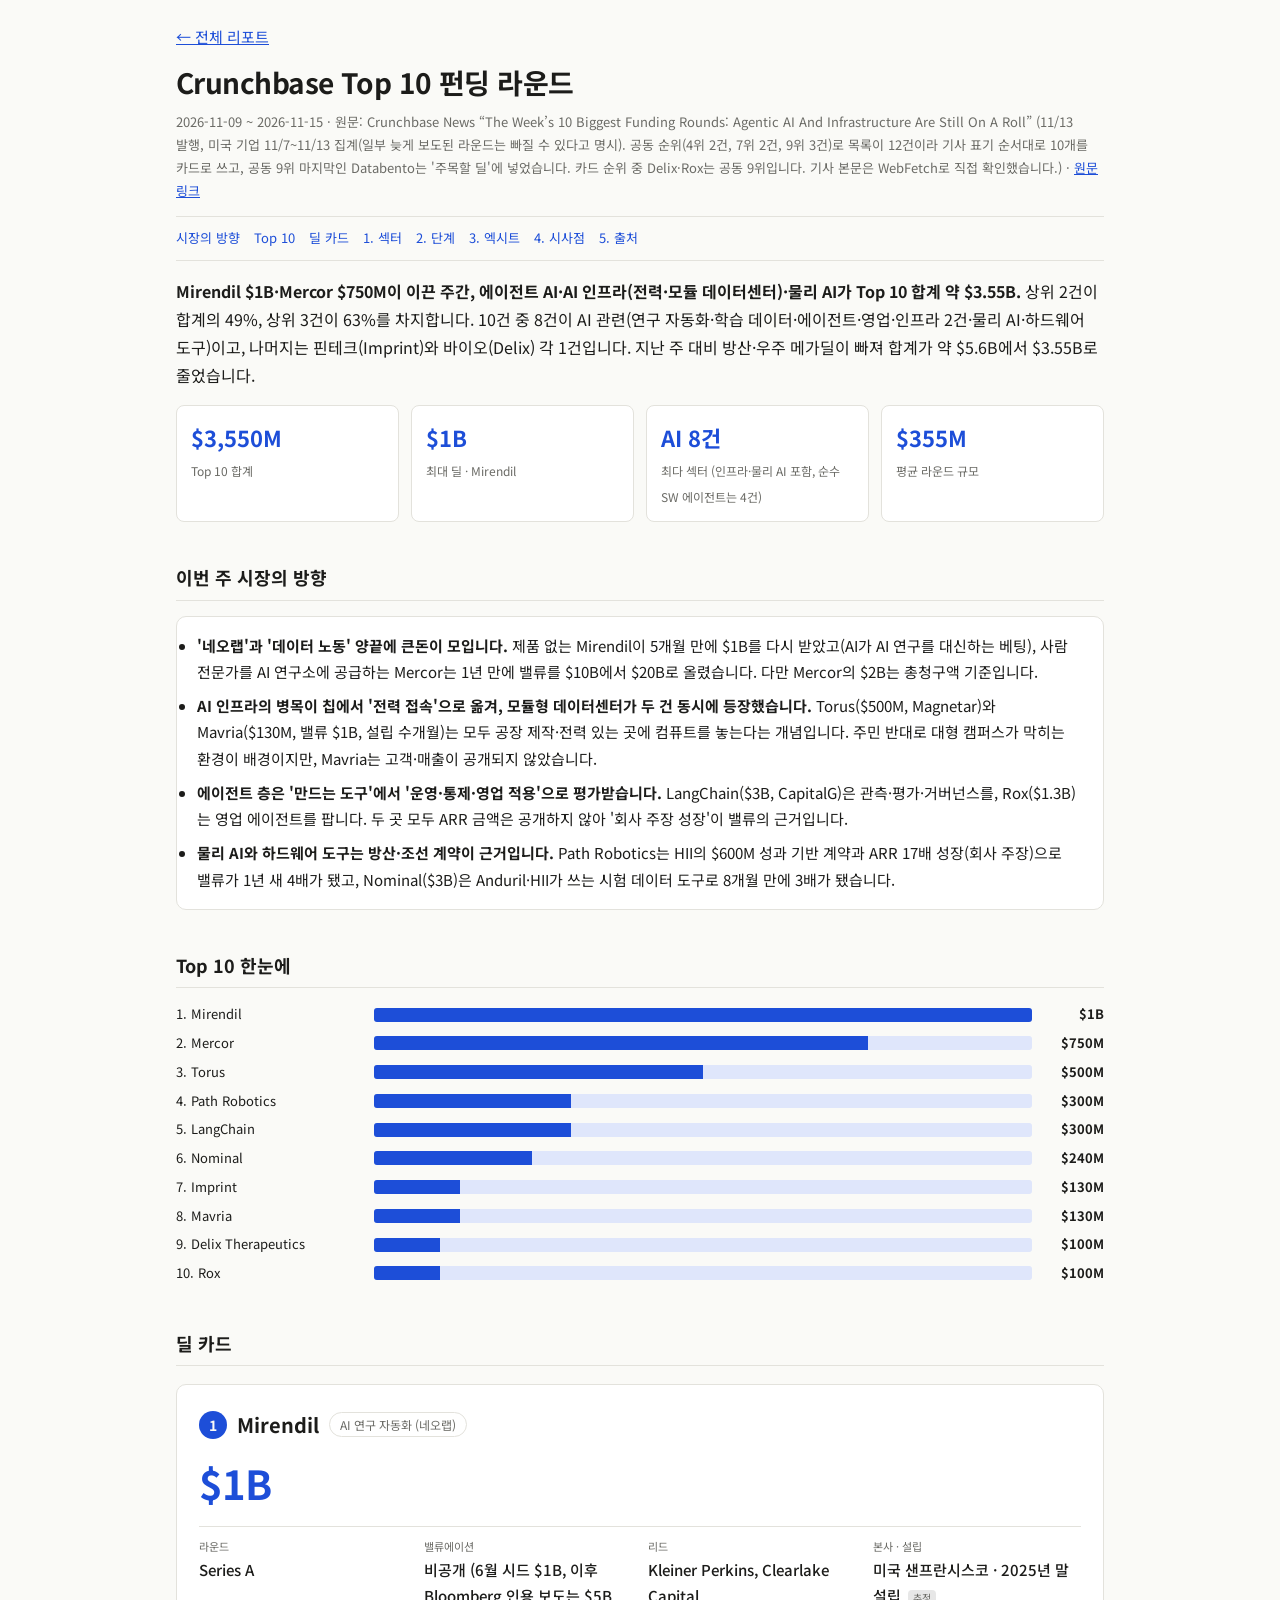
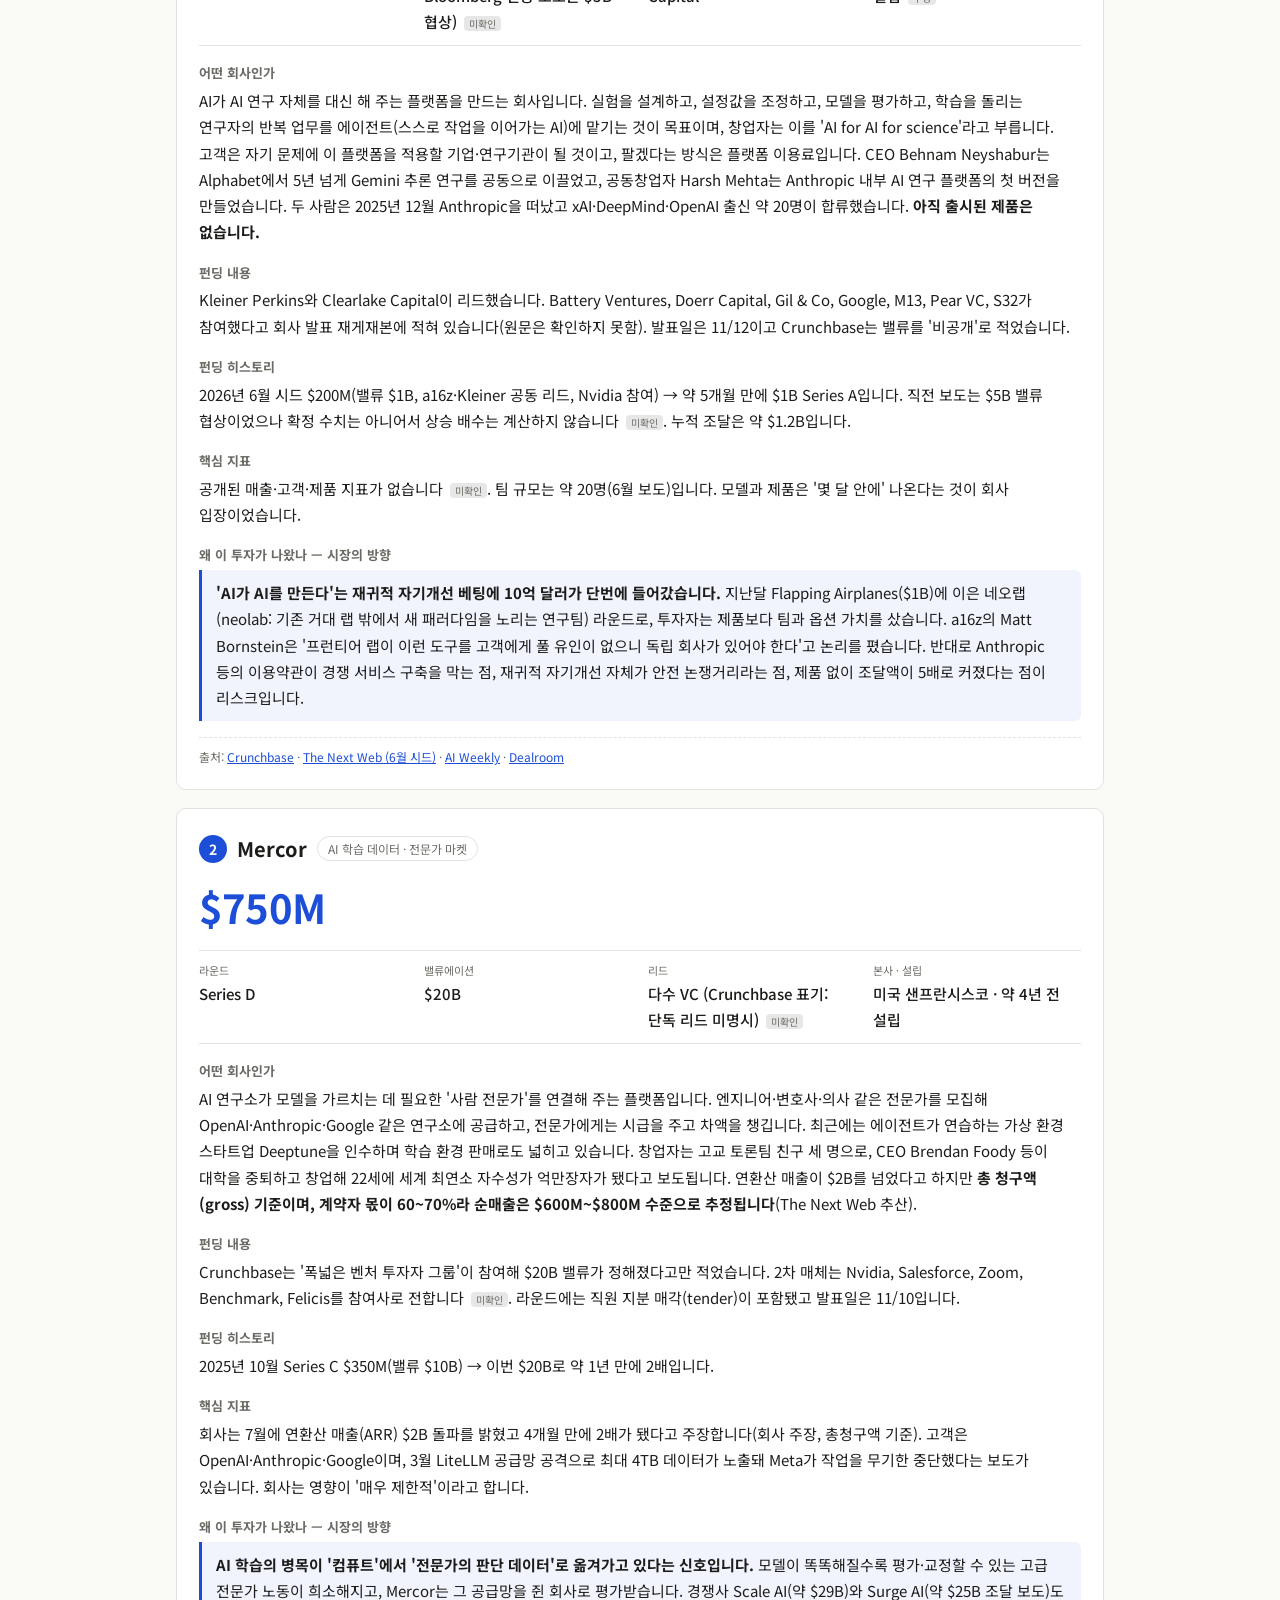
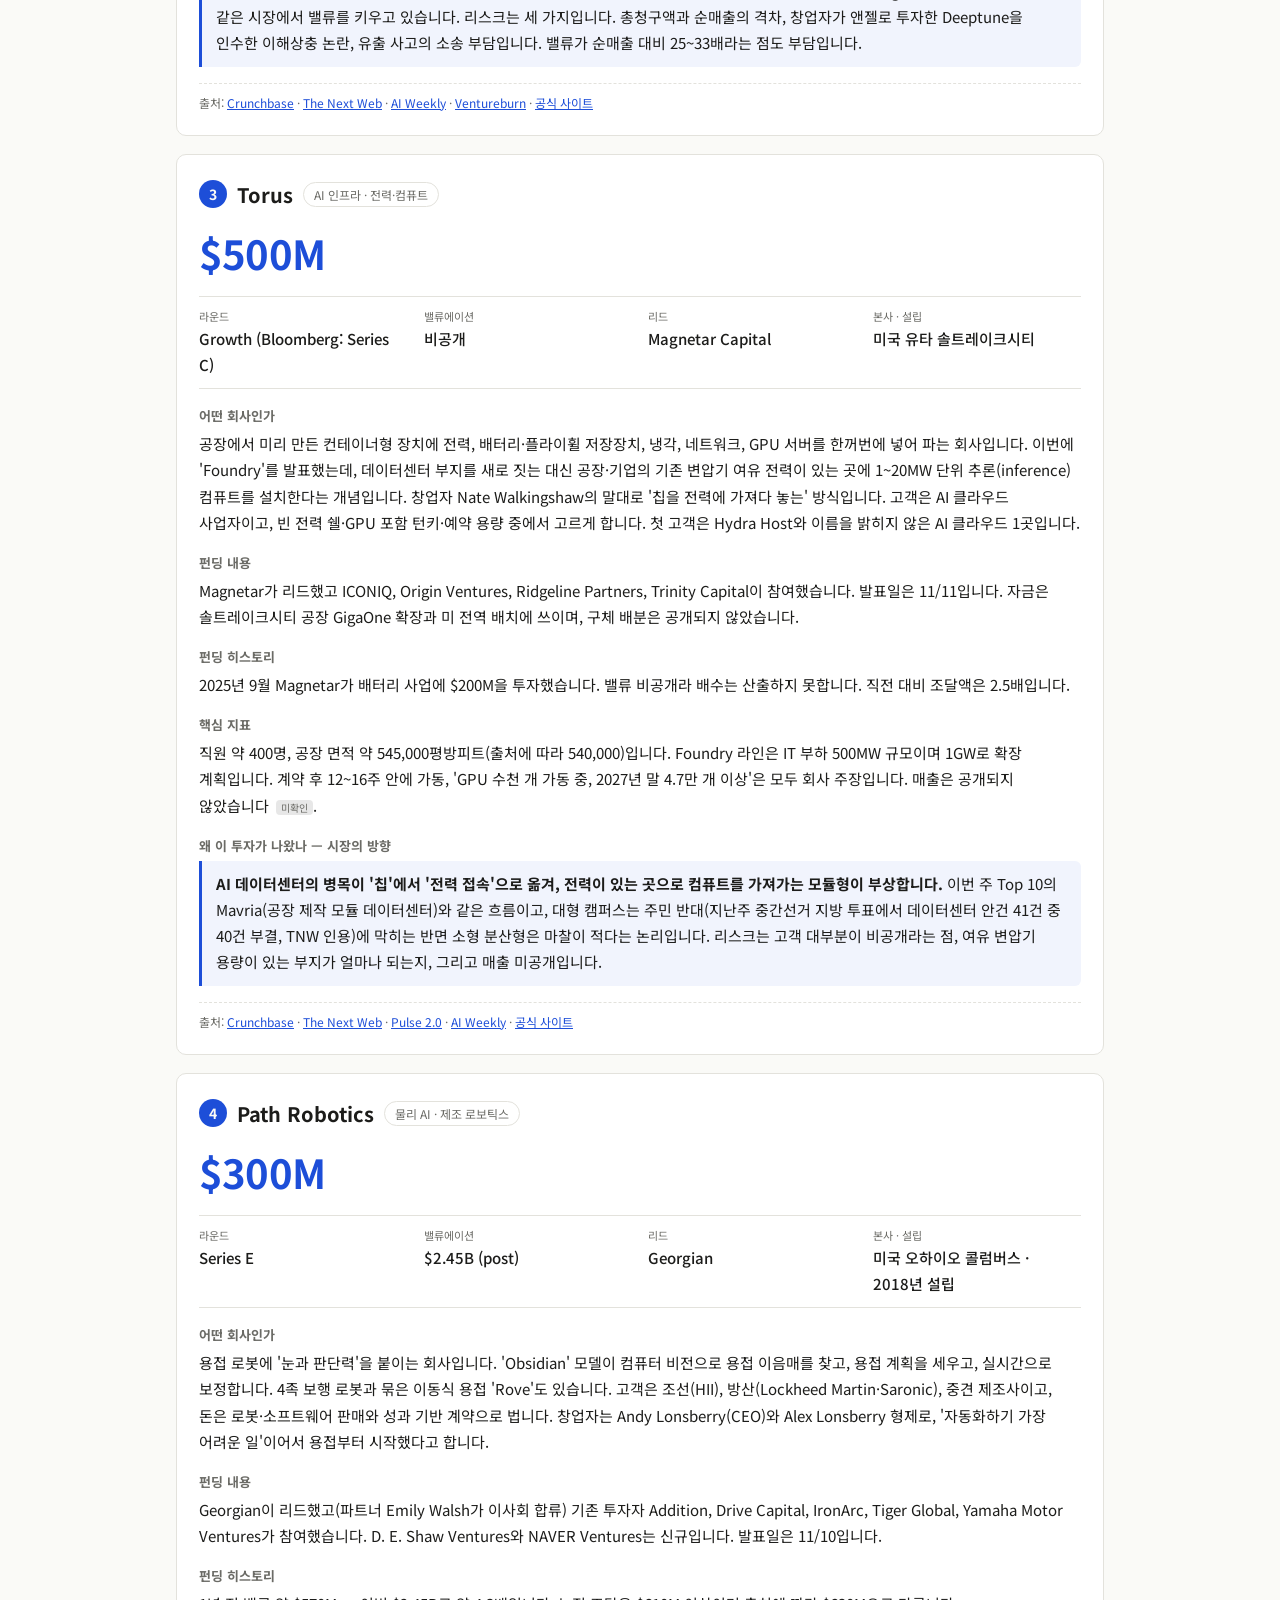
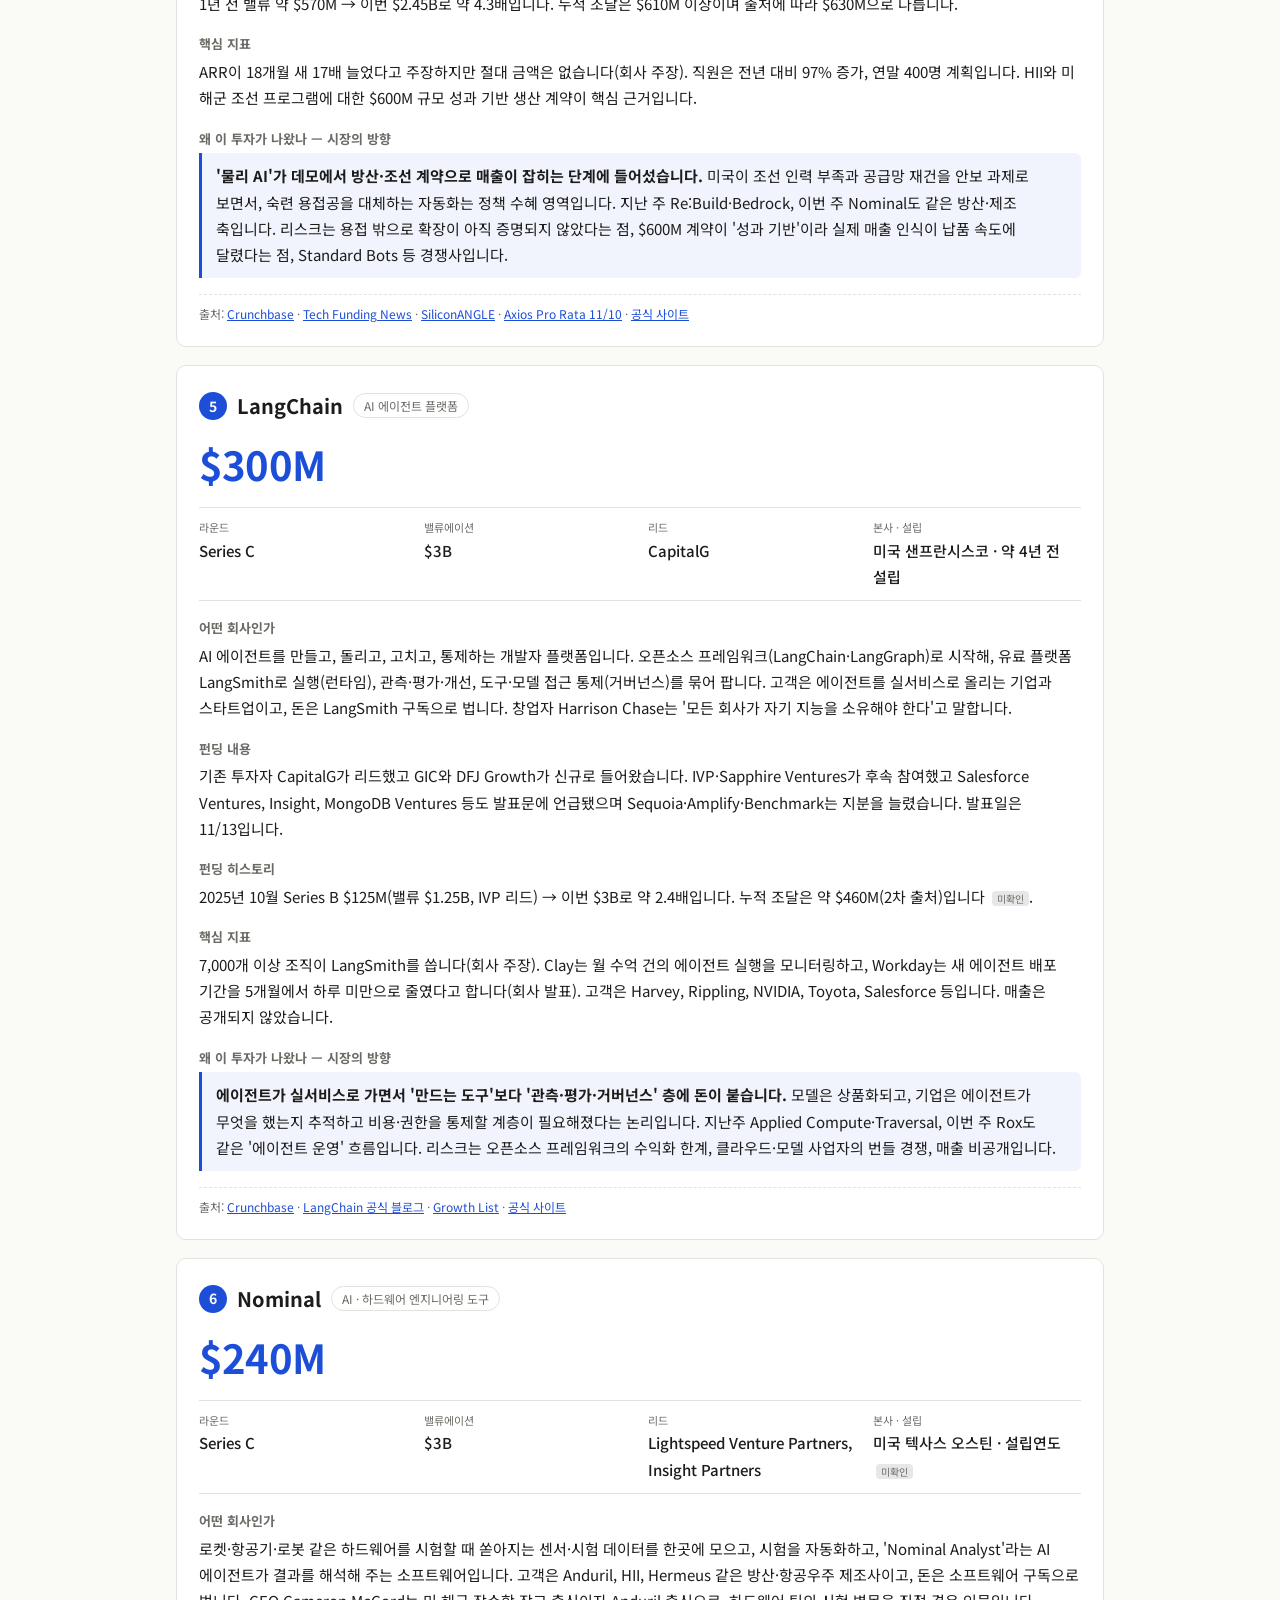
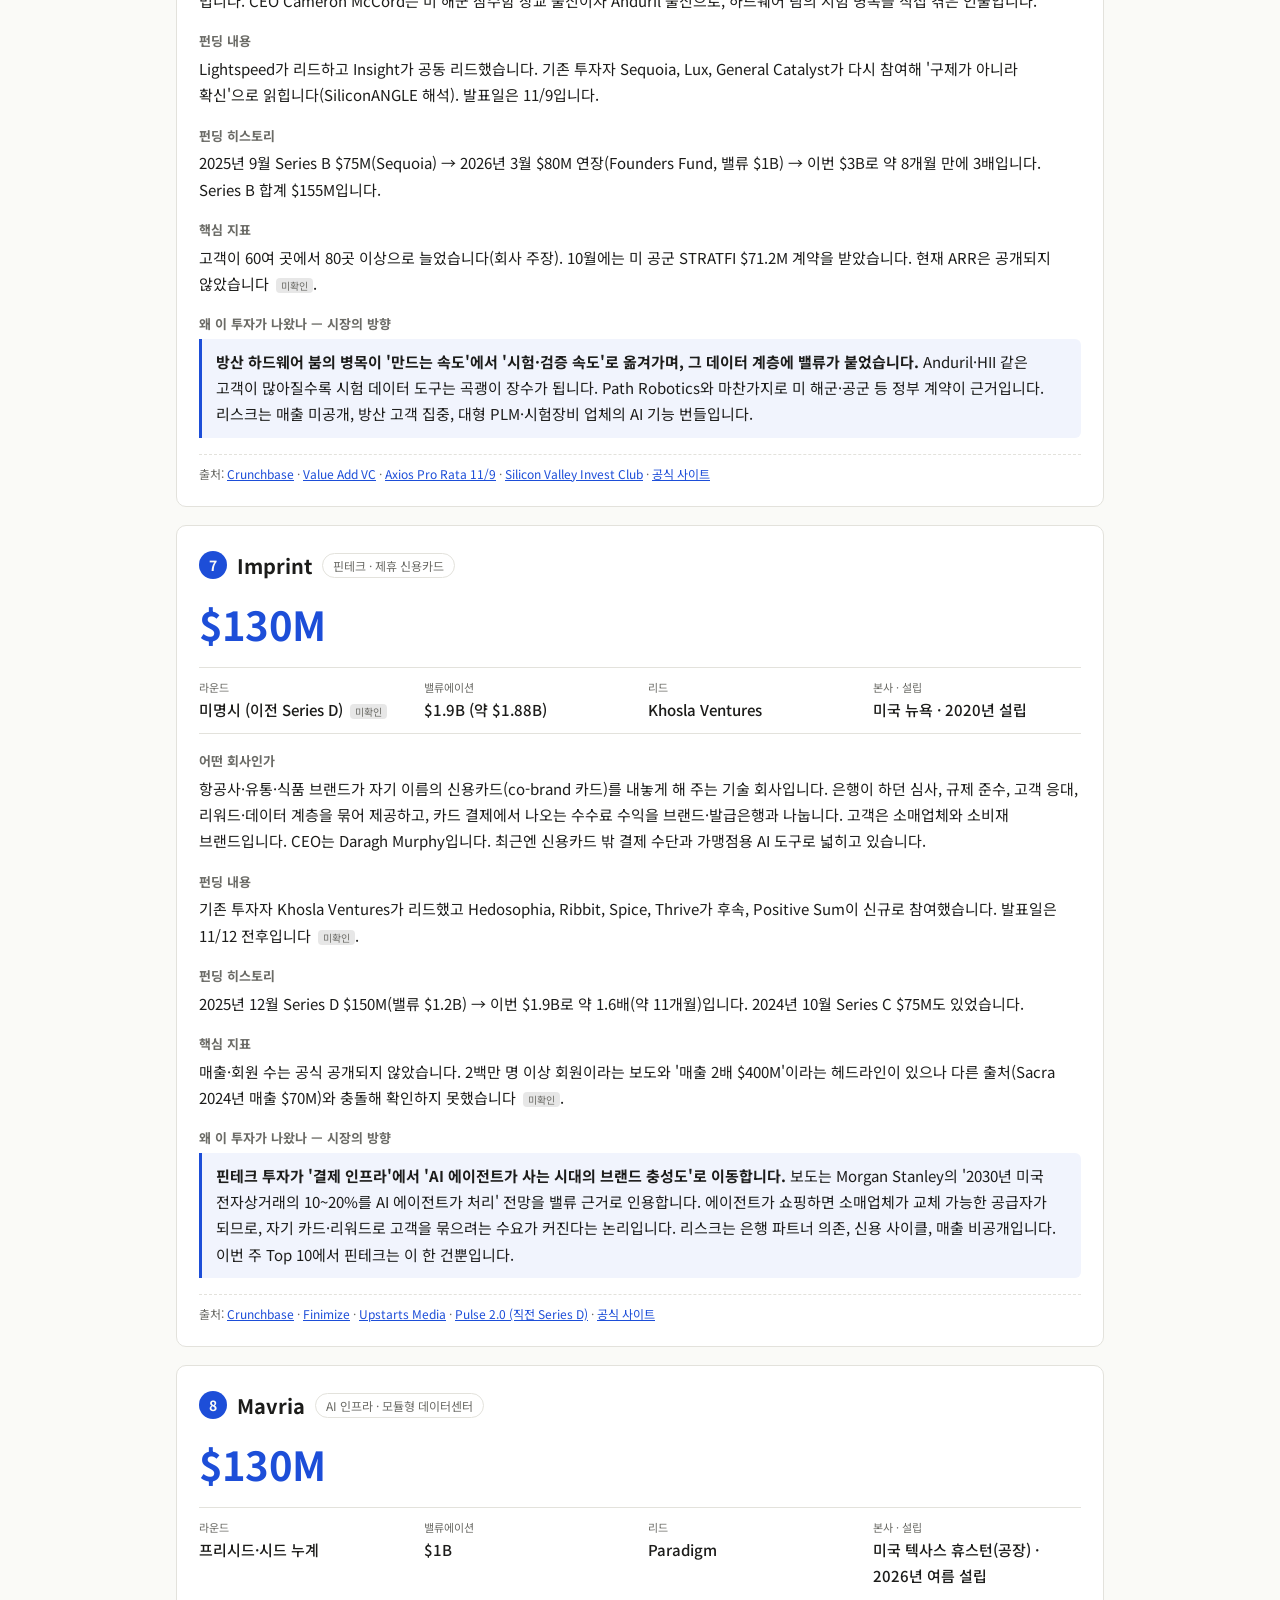
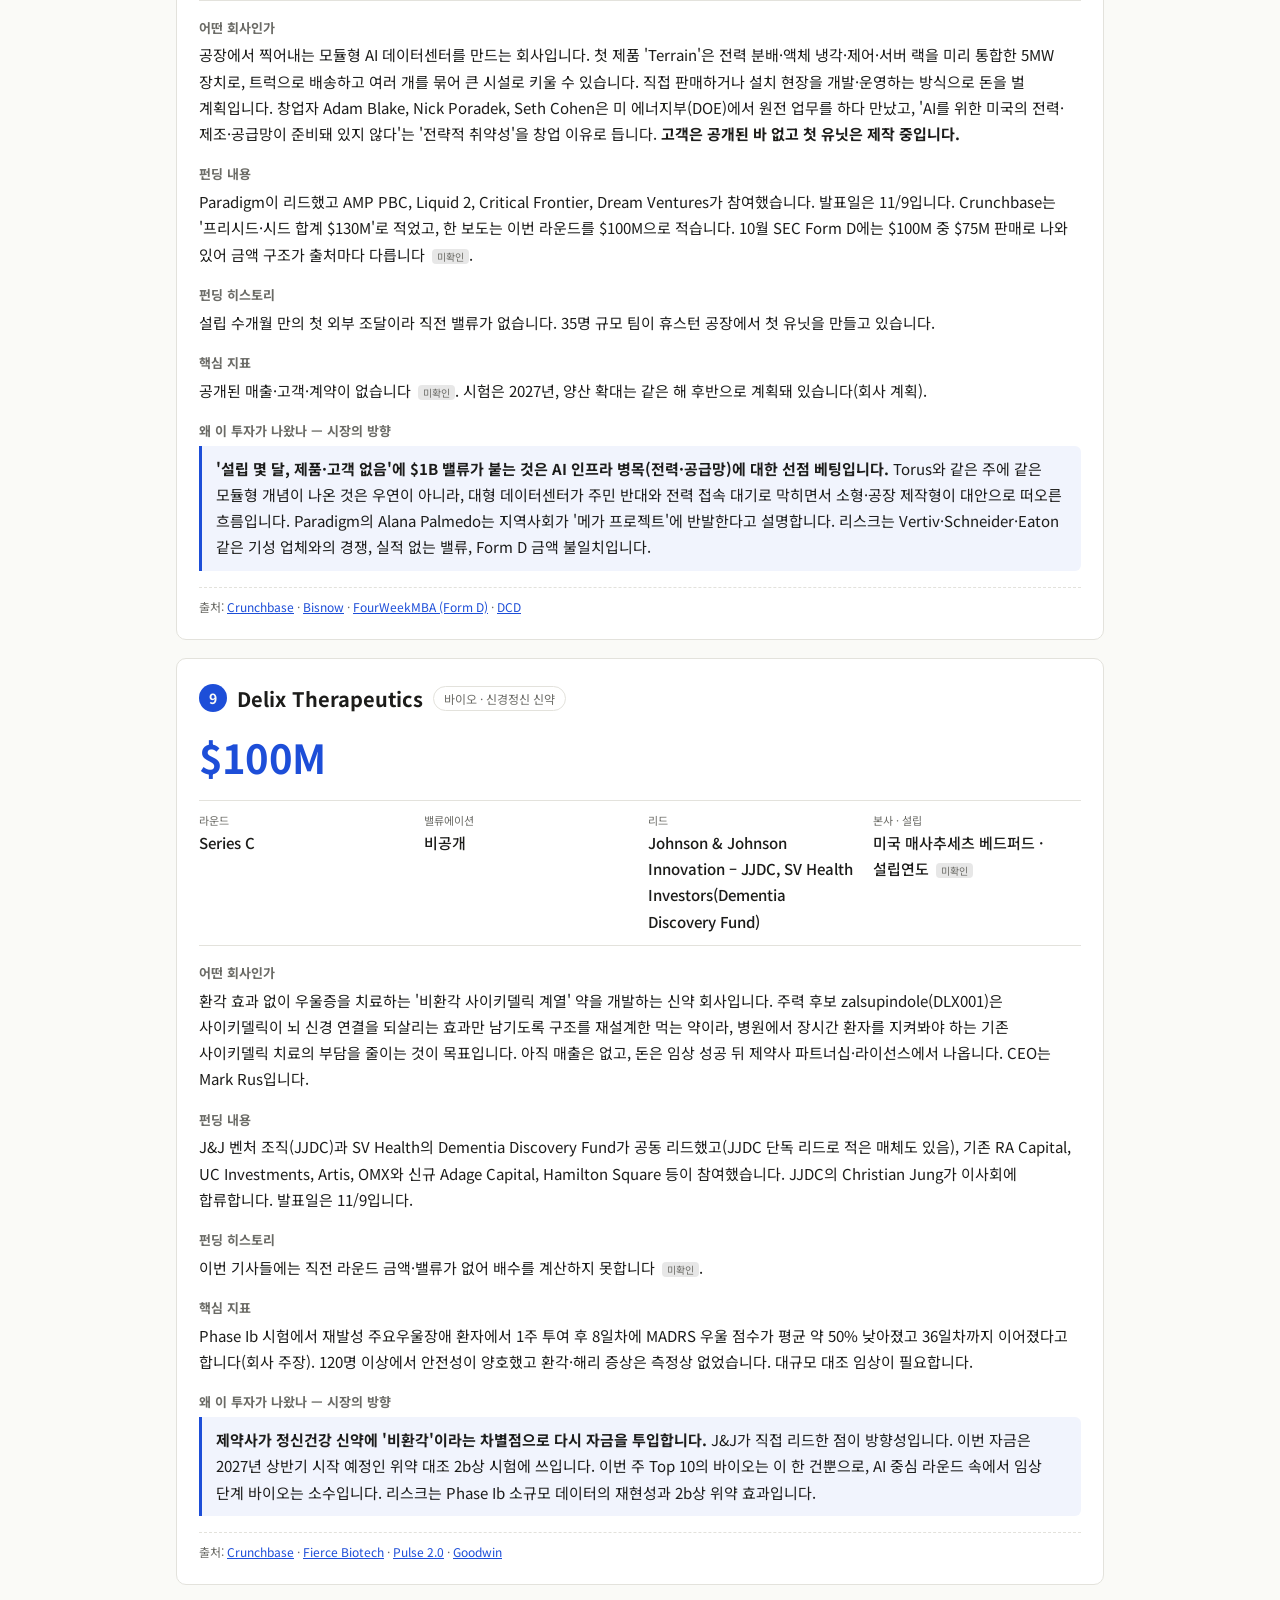
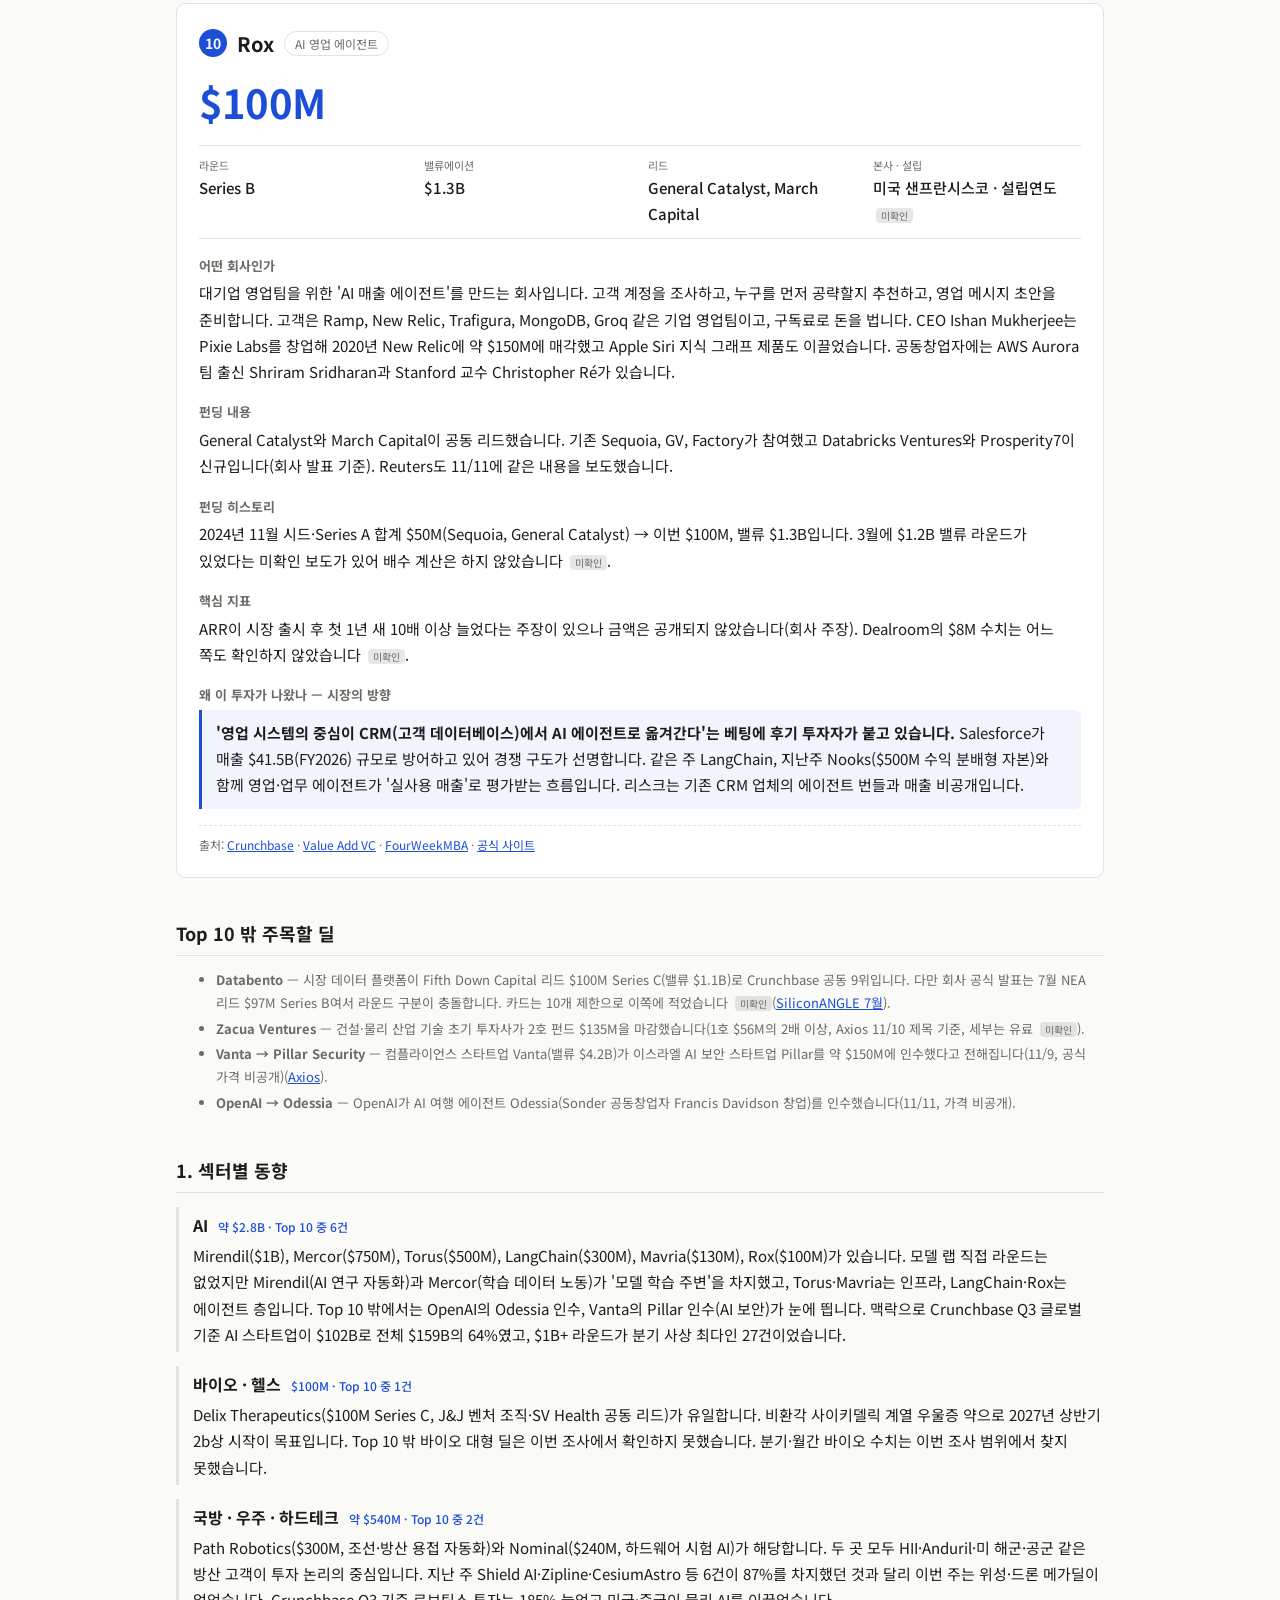
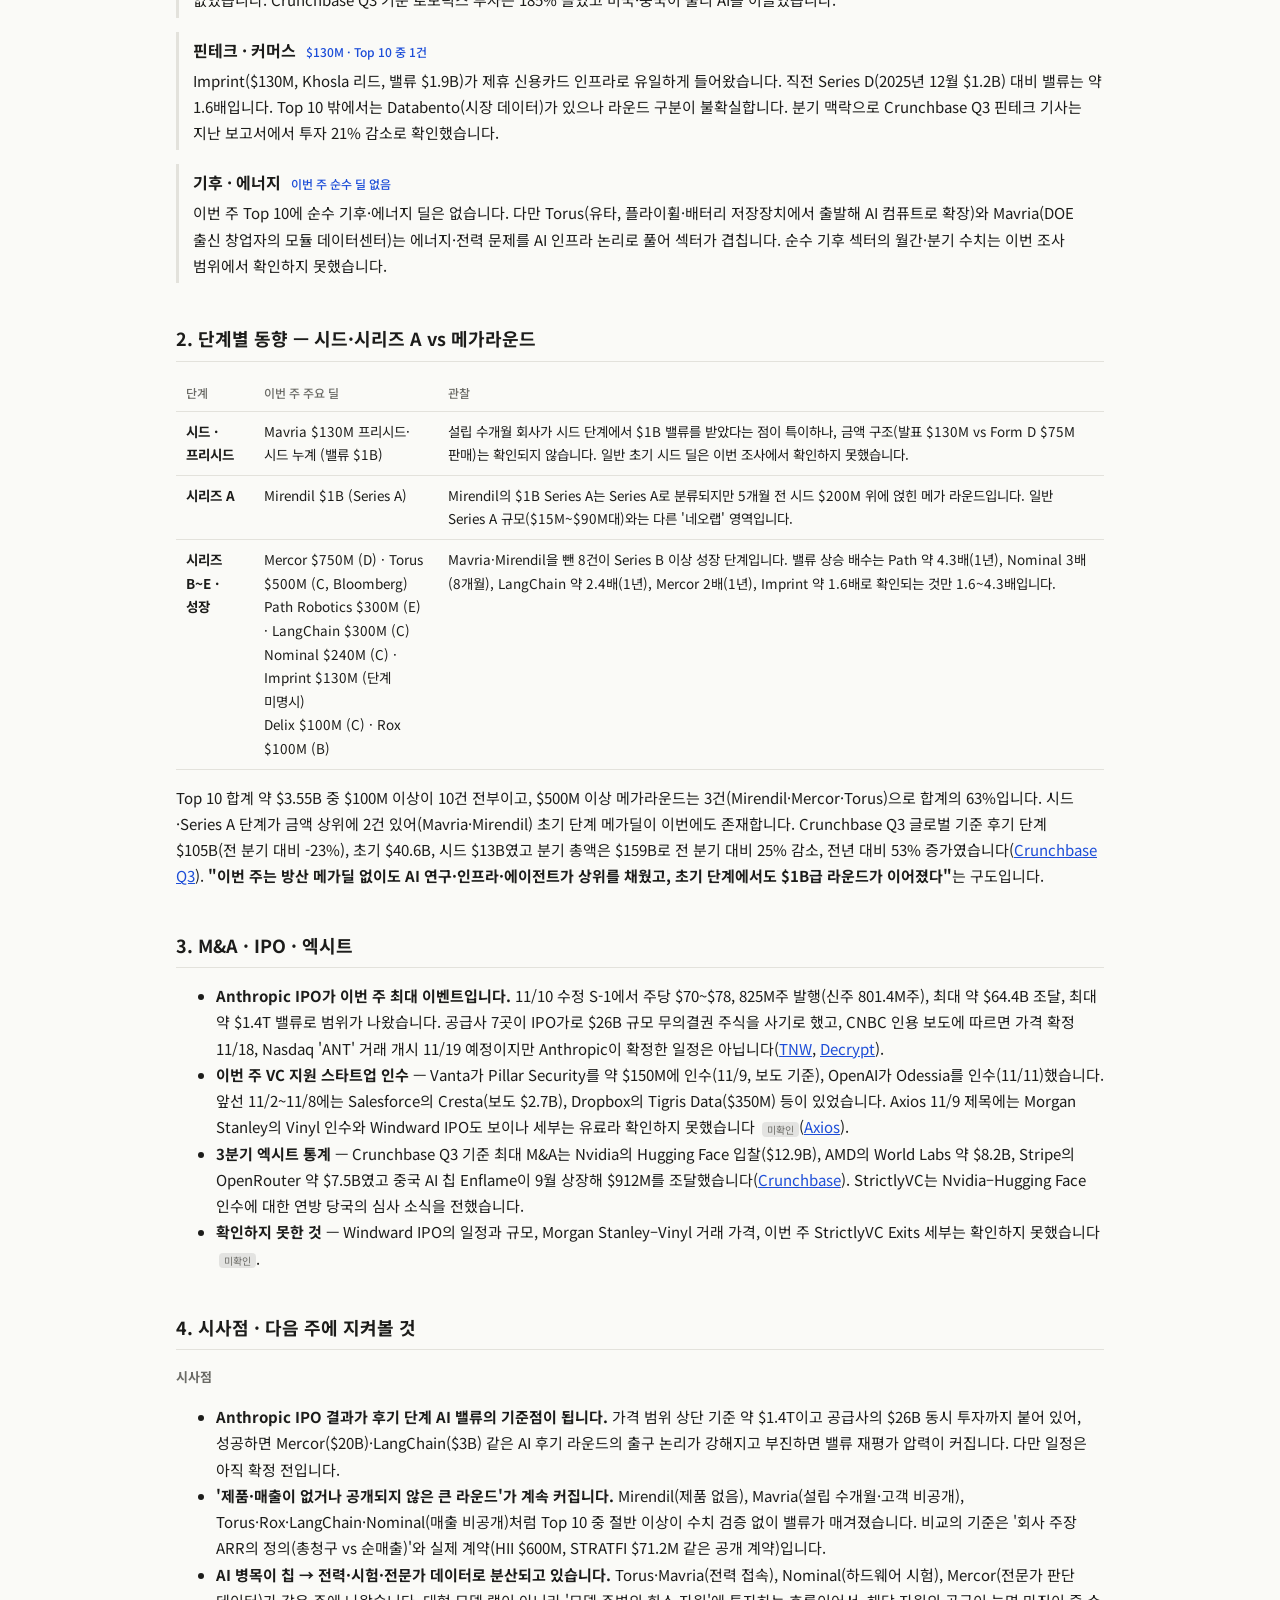
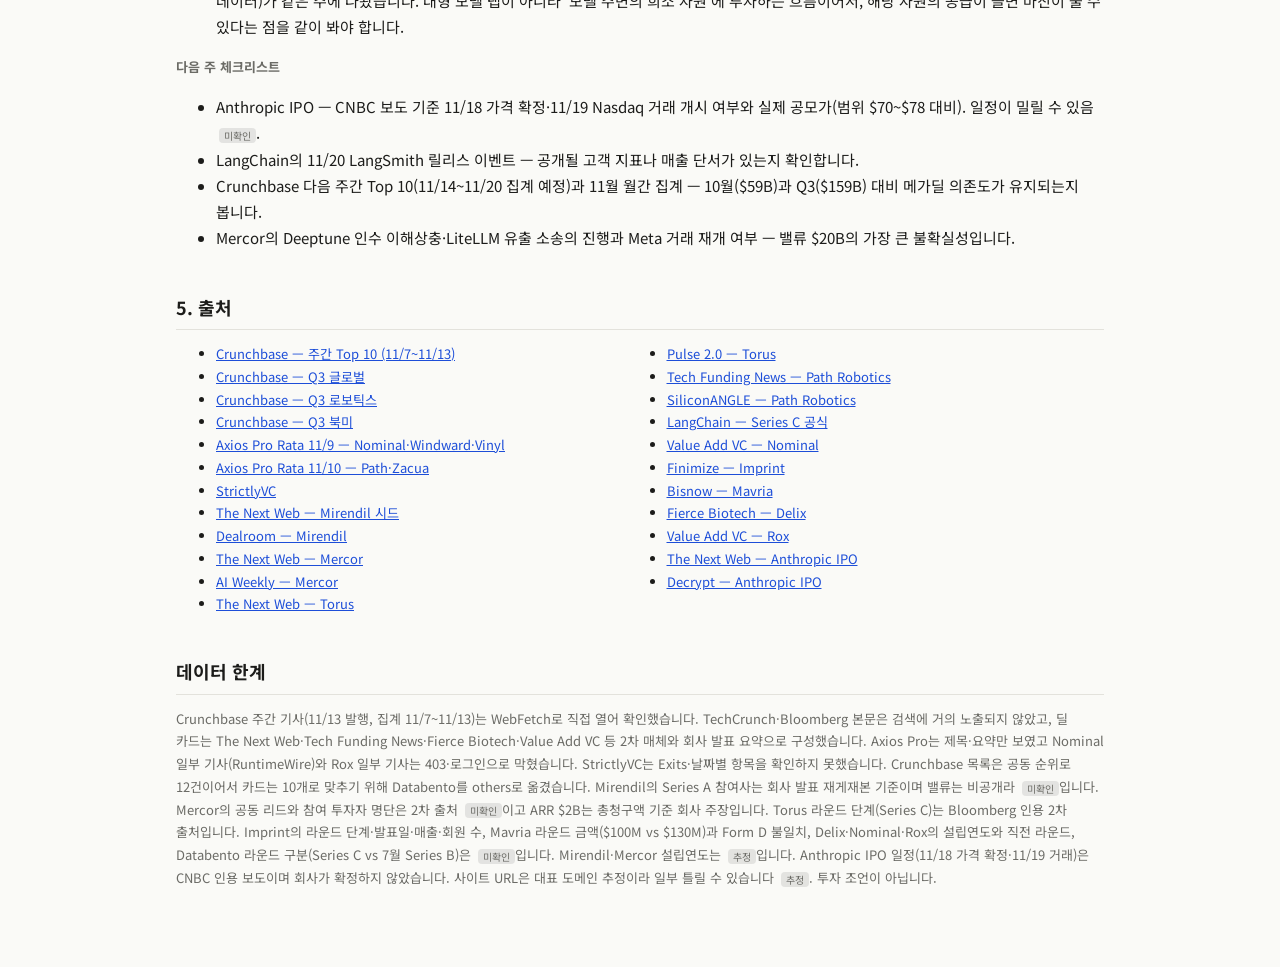
<file: reports/2026-11-09.html>
<!doctype html><html lang="ko"><head><meta charset="utf-8"><meta name="viewport" content="width=device-width,initial-scale=1"><title>Crunchbase Top 10 | 2026-11-09~2026-11-15</title>
<link href="https://fonts.googleapis.com/css2?family=Noto+Sans+KR:wght@400;500;700&display=swap" rel="stylesheet"><style>*{box-sizing:border-box}:root{--bg:#fafaf7;--fg:#1c1c1a;--mut:#6b6b66;--ln:#e3e2dc;--card:#fff;--ac:#1d4ed8;--bar:#dfe6fb;--why:#f1f4fd}
@media(prefers-color-scheme:dark){:root{--bg:#121214;--fg:#ececea;--mut:#9a9a94;--ln:#2c2c30;--card:#1a1a1d;--ac:#7ea2ff;--bar:#273253;--why:#1e2333}}
body{margin:0;background:var(--bg);color:var(--fg);font:15px/1.75 'Noto Sans KR',sans-serif;font-variant-numeric:tabular-nums;word-break:keep-all;overflow-wrap:anywhere}
.w{max-width:960px;margin:0 auto;padding:24px 16px 64px}a{color:var(--ac)}h1{font-size:28px;margin:8px 0 4px;letter-spacing:-.02em}h2{font-size:18px;margin:40px 0 12px;border-bottom:1px solid var(--ln);padding-bottom:6px}
.sub{color:var(--mut);font-size:13px}.lead{font-size:16px;margin:16px 0}
.tiles{display:grid;grid-template-columns:repeat(auto-fit,minmax(200px,1fr));gap:12px}.tile{background:var(--card);border:1px solid var(--ln);border-radius:8px;padding:12px 14px}.tile b{display:block;font-size:22px;color:var(--ac)}.tile span{font-size:12px;color:var(--mut)}
.trend{background:var(--card);border:1px solid var(--ln);border-radius:10px;padding:8px 20px}.trend li{margin:8px 0}
.bar{display:grid;grid-template-columns:minmax(120px,190px) 1fr 64px;gap:8px;align-items:center;text-decoration:none;color:var(--fg);padding:3px 0;font-size:13px}.bt{background:var(--bar);height:14px;border-radius:3px;overflow:hidden;display:block}.bt i{display:block;height:100%;background:var(--ac)}.ba{text-align:right;font-weight:700}
.card{background:var(--card);border:1px solid var(--ln);border-radius:10px;padding:22px;margin:18px 0;scroll-margin-top:12px}.ch{display:flex;gap:10px;align-items:center;flex-wrap:wrap}.ch h3{margin:0;font-size:20px}.rk{background:var(--ac);color:var(--bg);border-radius:50%;width:28px;height:28px;display:inline-flex;align-items:center;justify-content:center;font-weight:700;font-size:14px}
.tag{font-size:12px;border:1px solid var(--ln);border-radius:99px;padding:1px 10px;color:var(--mut)}.amt{font-size:40px;font-weight:700;color:var(--ac);margin:6px 0;letter-spacing:-.02em}
.meta{display:grid;grid-template-columns:repeat(auto-fit,minmax(200px,1fr));gap:8px 16px;margin:8px 0 12px;padding:10px 0;border-top:1px solid var(--ln);border-bottom:1px solid var(--ln)}.meta dt{font-size:11px;color:var(--mut)}.meta dd{margin:0;font-weight:500}
h4{font-size:13px;color:var(--mut);margin:16px 0 3px}.card p{margin:0}.why{background:var(--why);border-left:3px solid var(--ac);padding:10px 14px;border-radius:0 6px 6px 0}
.src{margin-top:16px;font-size:12px;color:var(--mut);border-top:1px dashed var(--ln);padding-top:8px}
.u{font-size:10px;background:#8883;color:var(--mut);border-radius:4px;padding:0 5px;margin-left:3px;font-weight:400;white-space:nowrap;vertical-align:middle}.small{font-size:13px;color:var(--mut)}.sec{border-left:3px solid var(--ln);padding:4px 0 4px 14px;margin:14px 0}.sh{display:flex;gap:10px;align-items:baseline;flex-wrap:wrap}.sh b{font-size:16px}.sh span{font-size:12px;color:var(--ac);font-weight:500}.sec p{margin:4px 0 0}.tw{overflow-x:auto}table{border-collapse:collapse;width:100%;font-size:13.5px}th,td{border-bottom:1px solid var(--ln);padding:8px 10px;text-align:left;vertical-align:top}th{font-size:12px;color:var(--mut);font-weight:500}.srcs{columns:2;font-size:13px}@media(max-width:600px){.srcs{columns:1}table{font-size:13px}td,th{padding:6px}}.small li{margin:3px 0}
@media(max-width:600px){.bar{grid-template-columns:1fr 56px}.bt{grid-column:1/-1;order:3}.amt{font-size:34px}.card{padding:16px}}.toc{display:flex;flex-wrap:wrap;gap:6px 14px;font-size:13px;margin:14px 0 0;padding:10px 0;border-top:1px solid var(--ln);border-bottom:1px solid var(--ln)}.toc a{text-decoration:none}</style></head><body><div class="w">
<a href="../index.html">← 전체 리포트</a><h1>Crunchbase Top 10 펀딩 라운드</h1><div class="sub">2026-11-09 ~ 2026-11-15 · 원문: Crunchbase News “The Week’s 10 Biggest Funding Rounds: Agentic AI And Infrastructure Are Still On A Roll” (11/13 발행, 미국 기업 11/7~11/13 집계(일부 늦게 보도된 라운드는 빠질 수 있다고 명시). 공동 순위(4위 2건, 7위 2건, 9위 3건)로 목록이 12건이라 기사 표기 순서대로 10개를 카드로 쓰고, 공동 9위 마지막인 Databento는 '주목할 딜'에 넣었습니다. 카드 순위 중 Delix·Rox는 공동 9위입니다. 기사 본문은 WebFetch로 직접 확인했습니다.) · <a href="https://news.crunchbase.com/venture/biggest-startup-funding-rounds-agentic-ai-infrastructure-mirendil-mercor/">원문 링크</a></div>
<nav class="toc"><a href="#trend">시장의 방향</a><a href="#chart">Top 10</a><a href="#cards">딜 카드</a><a href="#s1">1. 섹터</a><a href="#s2">2. 단계</a><a href="#s3">3. 엑시트</a><a href="#s4">4. 시사점</a><a href="#s5">5. 출처</a></nav>
<p class="lead"><b>Mirendil $1B·Mercor $750M이 이끈 주간, 에이전트 AI·AI 인프라(전력·모듈 데이터센터)·물리 AI가 Top 10 합계 약 $3.55B.</b> 상위 2건이 합계의 49%, 상위 3건이 63%를 차지합니다. 10건 중 8건이 AI 관련(연구 자동화·학습 데이터·에이전트·영업·인프라 2건·물리 AI·하드웨어 도구)이고, 나머지는 핀테크(Imprint)와 바이오(Delix) 각 1건입니다. 지난 주 대비 방산·우주 메가딜이 빠져 합계가 약 $5.6B에서 $3.55B로 줄었습니다.</p>
<div class="tiles"><div class="tile"><b>$3,550M</b><span>Top 10 합계</span></div><div class="tile"><b>$1B</b><span>최대 딜 · Mirendil</span></div><div class="tile"><b>AI 8건</b><span>최다 섹터 (인프라·물리 AI 포함, 순수 SW 에이전트는 4건)</span></div><div class="tile"><b>$355M</b><span>평균 라운드 규모</span></div></div>
<h2 id="trend">이번 주 시장의 방향</h2><ul class="trend"><li><b>'네오랩'과 '데이터 노동' 양끝에 큰돈이 모입니다.</b> 제품 없는 Mirendil이 5개월 만에 $1B를 다시 받았고(AI가 AI 연구를 대신하는 베팅), 사람 전문가를 AI 연구소에 공급하는 Mercor는 1년 만에 밸류를 $10B에서 $20B로 올렸습니다. 다만 Mercor의 $2B는 총청구액 기준입니다.</li><li><b>AI 인프라의 병목이 칩에서 '전력 접속'으로 옮겨, 모듈형 데이터센터가 두 건 동시에 등장했습니다.</b> Torus($500M, Magnetar)와 Mavria($130M, 밸류 $1B, 설립 수개월)는 모두 공장 제작·전력 있는 곳에 컴퓨트를 놓는다는 개념입니다. 주민 반대로 대형 캠퍼스가 막히는 환경이 배경이지만, Mavria는 고객·매출이 공개되지 않았습니다.</li><li><b>에이전트 층은 '만드는 도구'에서 '운영·통제·영업 적용'으로 평가받습니다.</b> LangChain($3B, CapitalG)은 관측·평가·거버넌스를, Rox($1.3B)는 영업 에이전트를 팝니다. 두 곳 모두 ARR 금액은 공개하지 않아 '회사 주장 성장'이 밸류의 근거입니다.</li><li><b>물리 AI와 하드웨어 도구는 방산·조선 계약이 근거입니다.</b> Path Robotics는 HII의 $600M 성과 기반 계약과 ARR 17배 성장(회사 주장)으로 밸류가 1년 새 4배가 됐고, Nominal($3B)은 Anduril·HII가 쓰는 시험 데이터 도구로 8개월 만에 3배가 됐습니다.</li></ul>
<h2 id="chart">Top 10 한눈에</h2><a class="bar" href="#d1"><span class="bn">1. Mirendil</span><span class="bt"><i style="width:100.0%"></i></span><span class="ba">$1B</span></a><a class="bar" href="#d2"><span class="bn">2. Mercor</span><span class="bt"><i style="width:75.0%"></i></span><span class="ba">$750M</span></a><a class="bar" href="#d3"><span class="bn">3. Torus</span><span class="bt"><i style="width:50.0%"></i></span><span class="ba">$500M</span></a><a class="bar" href="#d4"><span class="bn">4. Path Robotics</span><span class="bt"><i style="width:30.0%"></i></span><span class="ba">$300M</span></a><a class="bar" href="#d5"><span class="bn">5. LangChain</span><span class="bt"><i style="width:30.0%"></i></span><span class="ba">$300M</span></a><a class="bar" href="#d6"><span class="bn">6. Nominal</span><span class="bt"><i style="width:24.0%"></i></span><span class="ba">$240M</span></a><a class="bar" href="#d7"><span class="bn">7. Imprint</span><span class="bt"><i style="width:13.0%"></i></span><span class="ba">$130M</span></a><a class="bar" href="#d8"><span class="bn">8. Mavria</span><span class="bt"><i style="width:13.0%"></i></span><span class="ba">$130M</span></a><a class="bar" href="#d9"><span class="bn">9. Delix Therapeutics</span><span class="bt"><i style="width:10.0%"></i></span><span class="ba">$100M</span></a><a class="bar" href="#d10"><span class="bn">10. Rox</span><span class="bt"><i style="width:10.0%"></i></span><span class="ba">$100M</span></a>
<h2 id="cards">딜 카드</h2><article class="card" id="d1"><div class="ch"><span class="rk">1</span><h3>Mirendil</h3><span class="tag">AI 연구 자동화 (네오랩)</span></div>
<div class="amt">$1B</div>
<dl class="meta"><div><dt>라운드</dt><dd>Series A</dd></div><div><dt>밸류에이션</dt><dd>비공개 (6월 시드 $1B, 이후 Bloomberg 인용 보도는 $5B 협상) <span class="u">미확인</span></dd></div><div><dt>리드</dt><dd>Kleiner Perkins, Clearlake Capital</dd></div><div><dt>본사 · 설립</dt><dd>미국 샌프란시스코 · 2025년 말 설립 <span class="u">추정</span></dd></div></dl>
<h4>어떤 회사인가</h4><p>AI가 AI 연구 자체를 대신 해 주는 플랫폼을 만드는 회사입니다. 실험을 설계하고, 설정값을 조정하고, 모델을 평가하고, 학습을 돌리는 연구자의 반복 업무를 에이전트(스스로 작업을 이어가는 AI)에 맡기는 것이 목표이며, 창업자는 이를 'AI for AI for science'라고 부릅니다. 고객은 자기 문제에 이 플랫폼을 적용할 기업·연구기관이 될 것이고, 팔겠다는 방식은 플랫폼 이용료입니다. CEO Behnam Neyshabur는 Alphabet에서 5년 넘게 Gemini 추론 연구를 공동으로 이끌었고, 공동창업자 Harsh Mehta는 Anthropic 내부 AI 연구 플랫폼의 첫 버전을 만들었습니다. 두 사람은 2025년 12월 Anthropic을 떠났고 xAI·DeepMind·OpenAI 출신 약 20명이 합류했습니다. <b>아직 출시된 제품은 없습니다.</b></p><h4>펀딩 내용</h4><p>Kleiner Perkins와 Clearlake Capital이 리드했습니다. Battery Ventures, Doerr Capital, Gil & Co, Google, M13, Pear VC, S32가 참여했다고 회사 발표 재게재본에 적혀 있습니다(원문은 확인하지 못함). 발표일은 11/12이고 Crunchbase는 밸류를 '비공개'로 적었습니다.</p><h4>펀딩 히스토리</h4><p>2026년 6월 시드 $200M(밸류 $1B, a16z·Kleiner 공동 리드, Nvidia 참여) → 약 5개월 만에 $1B Series A입니다. 직전 보도는 $5B 밸류 협상이었으나 확정 수치는 아니어서 상승 배수는 계산하지 않습니다 <span class="u">미확인</span>. 누적 조달은 약 $1.2B입니다.</p><h4>핵심 지표</h4><p>공개된 매출·고객·제품 지표가 없습니다 <span class="u">미확인</span>. 팀 규모는 약 20명(6월 보도)입니다. 모델과 제품은 '몇 달 안에' 나온다는 것이 회사 입장이었습니다.</p><h4>왜 이 투자가 나왔나 — 시장의 방향</h4><p class="why"><b>'AI가 AI를 만든다'는 재귀적 자기개선 베팅에 10억 달러가 단번에 들어갔습니다.</b> 지난달 Flapping Airplanes($1B)에 이은 네오랩(neolab: 기존 거대 랩 밖에서 새 패러다임을 노리는 연구팀) 라운드로, 투자자는 제품보다 팀과 옵션 가치를 샀습니다. a16z의 Matt Bornstein은 '프런티어 랩이 이런 도구를 고객에게 풀 유인이 없으니 독립 회사가 있어야 한다'고 논리를 폈습니다. 반대로 Anthropic 등의 이용약관이 경쟁 서비스 구축을 막는 점, 재귀적 자기개선 자체가 안전 논쟁거리라는 점, 제품 없이 조달액이 5배로 커졌다는 점이 리스크입니다.</p>
<div class="src">출처: <a href="https://news.crunchbase.com/venture/biggest-startup-funding-rounds-agentic-ai-infrastructure-mirendil-mercor/">Crunchbase</a> · <a href="https://thenextweb.com/news/mirendil-200m-seed-ai-research">The Next Web (6월 시드)</a> · <a href="https://aiweekly.co/alerts/ex-anthropic-duos-self-improving-ai-startup-mirendil-in-talks-for-1b-round-at">AI Weekly</a> · <a href="https://dealroom.co/news/155841-ex-anthropic-founders-mirendil-eyes-5b-valuation-months-after-1b-seed/">Dealroom</a></div></article><article class="card" id="d2"><div class="ch"><span class="rk">2</span><h3>Mercor</h3><span class="tag">AI 학습 데이터 · 전문가 마켓</span></div>
<div class="amt">$750M</div>
<dl class="meta"><div><dt>라운드</dt><dd>Series D</dd></div><div><dt>밸류에이션</dt><dd>$20B</dd></div><div><dt>리드</dt><dd>다수 VC (Crunchbase 표기: 단독 리드 미명시) <span class="u">미확인</span></dd></div><div><dt>본사 · 설립</dt><dd>미국 샌프란시스코 · 약 4년 전 설립</dd></div></dl>
<h4>어떤 회사인가</h4><p>AI 연구소가 모델을 가르치는 데 필요한 '사람 전문가'를 연결해 주는 플랫폼입니다. 엔지니어·변호사·의사 같은 전문가를 모집해 OpenAI·Anthropic·Google 같은 연구소에 공급하고, 전문가에게는 시급을 주고 차액을 챙깁니다. 최근에는 에이전트가 연습하는 가상 환경 스타트업 Deeptune을 인수하며 학습 환경 판매로도 넓히고 있습니다. 창업자는 고교 토론팀 친구 세 명으로, CEO Brendan Foody 등이 대학을 중퇴하고 창업해 22세에 세계 최연소 자수성가 억만장자가 됐다고 보도됩니다. 연환산 매출이 $2B를 넘었다고 하지만 <b>총 청구액(gross) 기준이며, 계약자 몫이 60~70%라 순매출은 $600M~$800M 수준으로 추정됩니다</b>(The Next Web 추산).</p><h4>펀딩 내용</h4><p>Crunchbase는 '폭넓은 벤처 투자자 그룹'이 참여해 $20B 밸류가 정해졌다고만 적었습니다. 2차 매체는 Nvidia, Salesforce, Zoom, Benchmark, Felicis를 참여사로 전합니다 <span class="u">미확인</span>. 라운드에는 직원 지분 매각(tender)이 포함됐고 발표일은 11/10입니다.</p><h4>펀딩 히스토리</h4><p>2025년 10월 Series C $350M(밸류 $10B) → 이번 $20B로 약 1년 만에 2배입니다.</p><h4>핵심 지표</h4><p>회사는 7월에 연환산 매출(ARR) $2B 돌파를 밝혔고 4개월 만에 2배가 됐다고 주장합니다(회사 주장, 총청구액 기준). 고객은 OpenAI·Anthropic·Google이며, 3월 LiteLLM 공급망 공격으로 최대 4TB 데이터가 노출돼 Meta가 작업을 무기한 중단했다는 보도가 있습니다. 회사는 영향이 '매우 제한적'이라고 합니다.</p><h4>왜 이 투자가 나왔나 — 시장의 방향</h4><p class="why"><b>AI 학습의 병목이 '컴퓨트'에서 '전문가의 판단 데이터'로 옮겨가고 있다는 신호입니다.</b> 모델이 똑똑해질수록 평가·교정할 수 있는 고급 전문가 노동이 희소해지고, Mercor는 그 공급망을 쥔 회사로 평가받습니다. 경쟁사 Scale AI(약 $29B)와 Surge AI(약 $25B 조달 보도)도 같은 시장에서 밸류를 키우고 있습니다. 리스크는 세 가지입니다. 총청구액과 순매출의 격차, 창업자가 앤젤로 투자한 Deeptune을 인수한 이해상충 논란, 유출 사고의 소송 부담입니다. 밸류가 순매출 대비 25~33배라는 점도 부담입니다.</p>
<div class="src">출처: <a href="https://news.crunchbase.com/venture/biggest-startup-funding-rounds-agentic-ai-infrastructure-mirendil-mercor/">Crunchbase</a> · <a href="https://thenextweb.com/news/mercor-20-billion-valuation-deeptune-acquisition">The Next Web</a> · <a href="https://aiweekly.co/alerts/mercor-raises-750m-series-d-at-20b-doubling-in-a-year">AI Weekly</a> · <a href="https://ventureburn.com/mercor-raises-750-million-series-d-to-train-ai/">Ventureburn</a> · <a href="https://mercor.com">공식 사이트</a></div></article><article class="card" id="d3"><div class="ch"><span class="rk">3</span><h3>Torus</h3><span class="tag">AI 인프라 · 전력·컴퓨트</span></div>
<div class="amt">$500M</div>
<dl class="meta"><div><dt>라운드</dt><dd>Growth (Bloomberg: Series C)</dd></div><div><dt>밸류에이션</dt><dd>비공개</dd></div><div><dt>리드</dt><dd>Magnetar Capital</dd></div><div><dt>본사 · 설립</dt><dd>미국 유타 솔트레이크시티</dd></div></dl>
<h4>어떤 회사인가</h4><p>공장에서 미리 만든 컨테이너형 장치에 전력, 배터리·플라이휠 저장장치, 냉각, 네트워크, GPU 서버를 한꺼번에 넣어 파는 회사입니다. 이번에 'Foundry'를 발표했는데, 데이터센터 부지를 새로 짓는 대신 공장·기업의 기존 변압기 여유 전력이 있는 곳에 1~20MW 단위 추론(inference) 컴퓨트를 설치한다는 개념입니다. 창업자 Nate Walkingshaw의 말대로 '칩을 전력에 가져다 놓는' 방식입니다. 고객은 AI 클라우드 사업자이고, 빈 전력 쉘·GPU 포함 턴키·예약 용량 중에서 고르게 합니다. 첫 고객은 Hydra Host와 이름을 밝히지 않은 AI 클라우드 1곳입니다.</p><h4>펀딩 내용</h4><p>Magnetar가 리드했고 ICONIQ, Origin Ventures, Ridgeline Partners, Trinity Capital이 참여했습니다. 발표일은 11/11입니다. 자금은 솔트레이크시티 공장 GigaOne 확장과 미 전역 배치에 쓰이며, 구체 배분은 공개되지 않았습니다.</p><h4>펀딩 히스토리</h4><p>2025년 9월 Magnetar가 배터리 사업에 $200M을 투자했습니다. 밸류 비공개라 배수는 산출하지 못합니다. 직전 대비 조달액은 2.5배입니다.</p><h4>핵심 지표</h4><p>직원 약 400명, 공장 면적 약 545,000평방피트(출처에 따라 540,000)입니다. Foundry 라인은 IT 부하 500MW 규모이며 1GW로 확장 계획입니다. 계약 후 12~16주 안에 가동, 'GPU 수천 개 가동 중, 2027년 말 4.7만 개 이상'은 모두 회사 주장입니다. 매출은 공개되지 않았습니다 <span class="u">미확인</span>.</p><h4>왜 이 투자가 나왔나 — 시장의 방향</h4><p class="why"><b>AI 데이터센터의 병목이 '칩'에서 '전력 접속'으로 옮겨, 전력이 있는 곳으로 컴퓨트를 가져가는 모듈형이 부상합니다.</b> 이번 주 Top 10의 Mavria(공장 제작 모듈 데이터센터)와 같은 흐름이고, 대형 캠퍼스는 주민 반대(지난주 중간선거 지방 투표에서 데이터센터 안건 41건 중 40건 부결, TNW 인용)에 막히는 반면 소형 분산형은 마찰이 적다는 논리입니다. 리스크는 고객 대부분이 비공개라는 점, 여유 변압기 용량이 있는 부지가 얼마나 되는지, 그리고 매출 미공개입니다.</p>
<div class="src">출처: <a href="https://news.crunchbase.com/venture/biggest-startup-funding-rounds-agentic-ai-infrastructure-mirendil-mercor/">Crunchbase</a> · <a href="https://thenextweb.com/news/torus-foundry-500m-magnetar-modular-ai-inference">The Next Web</a> · <a href="https://pulse2.com/torus-500-million-financing-supports-foundry-modular-ai-infrastructure-launch/">Pulse 2.0</a> · <a href="https://aiweekly.co/alerts/torus-raises-500m-for-foundry-container-sized-ai-data-centers">AI Weekly</a> · <a href="https://torus.co">공식 사이트</a></div></article><article class="card" id="d4"><div class="ch"><span class="rk">4</span><h3>Path Robotics</h3><span class="tag">물리 AI · 제조 로보틱스</span></div>
<div class="amt">$300M</div>
<dl class="meta"><div><dt>라운드</dt><dd>Series E</dd></div><div><dt>밸류에이션</dt><dd>$2.45B (post)</dd></div><div><dt>리드</dt><dd>Georgian</dd></div><div><dt>본사 · 설립</dt><dd>미국 오하이오 콜럼버스 · 2018년 설립</dd></div></dl>
<h4>어떤 회사인가</h4><p>용접 로봇에 '눈과 판단력'을 붙이는 회사입니다. 'Obsidian' 모델이 컴퓨터 비전으로 용접 이음매를 찾고, 용접 계획을 세우고, 실시간으로 보정합니다. 4족 보행 로봇과 묶은 이동식 용접 'Rove'도 있습니다. 고객은 조선(HII), 방산(Lockheed Martin·Saronic), 중견 제조사이고, 돈은 로봇·소프트웨어 판매와 성과 기반 계약으로 법니다. 창업자는 Andy Lonsberry(CEO)와 Alex Lonsberry 형제로, '자동화하기 가장 어려운 일'이어서 용접부터 시작했다고 합니다.</p><h4>펀딩 내용</h4><p>Georgian이 리드했고(파트너 Emily Walsh가 이사회 합류) 기존 투자자 Addition, Drive Capital, IronArc, Tiger Global, Yamaha Motor Ventures가 참여했습니다. D. E. Shaw Ventures와 NAVER Ventures는 신규입니다. 발표일은 11/10입니다.</p><h4>펀딩 히스토리</h4><p>1년 전 밸류 약 $570M → 이번 $2.45B로 약 4.3배입니다. 누적 조달은 $610M 이상이며 출처에 따라 $630M으로 다릅니다.</p><h4>핵심 지표</h4><p>ARR이 18개월 새 17배 늘었다고 주장하지만 절대 금액은 없습니다(회사 주장). 직원은 전년 대비 97% 증가, 연말 400명 계획입니다. HII와 미 해군 조선 프로그램에 대한 $600M 규모 성과 기반 생산 계약이 핵심 근거입니다.</p><h4>왜 이 투자가 나왔나 — 시장의 방향</h4><p class="why"><b>'물리 AI'가 데모에서 방산·조선 계약으로 매출이 잡히는 단계에 들어섰습니다.</b> 미국이 조선 인력 부족과 공급망 재건을 안보 과제로 보면서, 숙련 용접공을 대체하는 자동화는 정책 수혜 영역입니다. 지난 주 Re:Build·Bedrock, 이번 주 Nominal도 같은 방산·제조 축입니다. 리스크는 용접 밖으로 확장이 아직 증명되지 않았다는 점, $600M 계약이 '성과 기반'이라 실제 매출 인식이 납품 속도에 달렸다는 점, Standard Bots 등 경쟁사입니다.</p>
<div class="src">출처: <a href="https://news.crunchbase.com/venture/biggest-startup-funding-rounds-agentic-ai-infrastructure-mirendil-mercor/">Crunchbase</a> · <a href="https://techfundingnews.com/path-robotics-arr-is-up-17x-in-18-months-why-georgian-is-backing-its-300m-series-e/">Tech Funding News</a> · <a href="https://siliconangle.com/2026/11/10/industrial-automation-startup-path-robotics-raises-300m-in-funding/">SiliconANGLE</a> · <a href="https://www.axios.com/pro/all-deals/2026/11/10/pro-rata-premium-first-look">Axios Pro Rata 11/10</a> · <a href="https://path-robotics.com">공식 사이트</a></div></article><article class="card" id="d5"><div class="ch"><span class="rk">5</span><h3>LangChain</h3><span class="tag">AI 에이전트 플랫폼</span></div>
<div class="amt">$300M</div>
<dl class="meta"><div><dt>라운드</dt><dd>Series C</dd></div><div><dt>밸류에이션</dt><dd>$3B</dd></div><div><dt>리드</dt><dd>CapitalG</dd></div><div><dt>본사 · 설립</dt><dd>미국 샌프란시스코 · 약 4년 전 설립</dd></div></dl>
<h4>어떤 회사인가</h4><p>AI 에이전트를 만들고, 돌리고, 고치고, 통제하는 개발자 플랫폼입니다. 오픈소스 프레임워크(LangChain·LangGraph)로 시작해, 유료 플랫폼 LangSmith로 실행(런타임), 관측·평가·개선, 도구·모델 접근 통제(거버넌스)를 묶어 팝니다. 고객은 에이전트를 실서비스로 올리는 기업과 스타트업이고, 돈은 LangSmith 구독으로 법니다. 창업자 Harrison Chase는 '모든 회사가 자기 지능을 소유해야 한다'고 말합니다.</p><h4>펀딩 내용</h4><p>기존 투자자 CapitalG가 리드했고 GIC와 DFJ Growth가 신규로 들어왔습니다. IVP·Sapphire Ventures가 후속 참여했고 Salesforce Ventures, Insight, MongoDB Ventures 등도 발표문에 언급됐으며 Sequoia·Amplify·Benchmark는 지분을 늘렸습니다. 발표일은 11/13입니다.</p><h4>펀딩 히스토리</h4><p>2025년 10월 Series B $125M(밸류 $1.25B, IVP 리드) → 이번 $3B로 약 2.4배입니다. 누적 조달은 약 $460M(2차 출처)입니다 <span class="u">미확인</span>.</p><h4>핵심 지표</h4><p>7,000개 이상 조직이 LangSmith를 씁니다(회사 주장). Clay는 월 수억 건의 에이전트 실행을 모니터링하고, Workday는 새 에이전트 배포 기간을 5개월에서 하루 미만으로 줄였다고 합니다(회사 발표). 고객은 Harvey, Rippling, NVIDIA, Toyota, Salesforce 등입니다. 매출은 공개되지 않았습니다.</p><h4>왜 이 투자가 나왔나 — 시장의 방향</h4><p class="why"><b>에이전트가 실서비스로 가면서 '만드는 도구'보다 '관측·평가·거버넌스' 층에 돈이 붙습니다.</b> 모델은 상품화되고, 기업은 에이전트가 무엇을 했는지 추적하고 비용·권한을 통제할 계층이 필요해졌다는 논리입니다. 지난주 Applied Compute·Traversal, 이번 주 Rox도 같은 '에이전트 운영' 흐름입니다. 리스크는 오픈소스 프레임워크의 수익화 한계, 클라우드·모델 사업자의 번들 경쟁, 매출 비공개입니다.</p>
<div class="src">출처: <a href="https://news.crunchbase.com/venture/biggest-startup-funding-rounds-agentic-ai-infrastructure-mirendil-mercor/">Crunchbase</a> · <a href="https://www.langchain.com/blog/series-c">LangChain 공식 블로그</a> · <a href="https://growthlist.co/langchain-300m-series-c-3b-capitalg-ai-agent-infrastructure/">Growth List</a> · <a href="https://www.langchain.com">공식 사이트</a></div></article><article class="card" id="d6"><div class="ch"><span class="rk">6</span><h3>Nominal</h3><span class="tag">AI · 하드웨어 엔지니어링 도구</span></div>
<div class="amt">$240M</div>
<dl class="meta"><div><dt>라운드</dt><dd>Series C</dd></div><div><dt>밸류에이션</dt><dd>$3B</dd></div><div><dt>리드</dt><dd>Lightspeed Venture Partners, Insight Partners</dd></div><div><dt>본사 · 설립</dt><dd>미국 텍사스 오스틴 · 설립연도 <span class="u">미확인</span></dd></div></dl>
<h4>어떤 회사인가</h4><p>로켓·항공기·로봇 같은 하드웨어를 시험할 때 쏟아지는 센서·시험 데이터를 한곳에 모으고, 시험을 자동화하고, 'Nominal Analyst'라는 AI 에이전트가 결과를 해석해 주는 소프트웨어입니다. 고객은 Anduril, HII, Hermeus 같은 방산·항공우주 제조사이고, 돈은 소프트웨어 구독으로 법니다. CEO Cameron McCord는 미 해군 잠수함 장교 출신이자 Anduril 출신으로, 하드웨어 팀의 시험 병목을 직접 겪은 인물입니다.</p><h4>펀딩 내용</h4><p>Lightspeed가 리드하고 Insight가 공동 리드했습니다. 기존 투자자 Sequoia, Lux, General Catalyst가 다시 참여해 '구제가 아니라 확신'으로 읽힙니다(SiliconANGLE 해석). 발표일은 11/9입니다.</p><h4>펀딩 히스토리</h4><p>2025년 9월 Series B $75M(Sequoia) → 2026년 3월 $80M 연장(Founders Fund, 밸류 $1B) → 이번 $3B로 약 8개월 만에 3배입니다. Series B 합계 $155M입니다.</p><h4>핵심 지표</h4><p>고객이 60여 곳에서 80곳 이상으로 늘었습니다(회사 주장). 10월에는 미 공군 STRATFI $71.2M 계약을 받았습니다. 현재 ARR은 공개되지 않았습니다 <span class="u">미확인</span>.</p><h4>왜 이 투자가 나왔나 — 시장의 방향</h4><p class="why"><b>방산 하드웨어 붐의 병목이 '만드는 속도'에서 '시험·검증 속도'로 옮겨가며, 그 데이터 계층에 밸류가 붙었습니다.</b> Anduril·HII 같은 고객이 많아질수록 시험 데이터 도구는 곡괭이 장수가 됩니다. Path Robotics와 마찬가지로 미 해군·공군 등 정부 계약이 근거입니다. 리스크는 매출 미공개, 방산 고객 집중, 대형 PLM·시험장비 업체의 AI 기능 번들입니다.</p>
<div class="src">출처: <a href="https://news.crunchbase.com/venture/biggest-startup-funding-rounds-agentic-ai-infrastructure-mirendil-mercor/">Crunchbase</a> · <a href="https://valueaddvc.com/pulse/nominal-triples-3b-valuation-240m-series-c-2026">Value Add VC</a> · <a href="https://www.axios.com/pro/all-deals/2026/11/09/pro-rata-premium-first-look">Axios Pro Rata 11/9</a> · <a href="https://siliconvalleyinvestclub.com/2026/11/09/nominal-raises-240-million-at-a-3-billion-valuation/">Silicon Valley Invest Club</a> · <a href="https://www.nominal.io">공식 사이트</a></div></article><article class="card" id="d7"><div class="ch"><span class="rk">7</span><h3>Imprint</h3><span class="tag">핀테크 · 제휴 신용카드</span></div>
<div class="amt">$130M</div>
<dl class="meta"><div><dt>라운드</dt><dd>미명시 (이전 Series D) <span class="u">미확인</span></dd></div><div><dt>밸류에이션</dt><dd>$1.9B (약 $1.88B)</dd></div><div><dt>리드</dt><dd>Khosla Ventures</dd></div><div><dt>본사 · 설립</dt><dd>미국 뉴욕 · 2020년 설립</dd></div></dl>
<h4>어떤 회사인가</h4><p>항공사·유통·식품 브랜드가 자기 이름의 신용카드(co-brand 카드)를 내놓게 해 주는 기술 회사입니다. 은행이 하던 심사, 규제 준수, 고객 응대, 리워드·데이터 계층을 묶어 제공하고, 카드 결제에서 나오는 수수료 수익을 브랜드·발급은행과 나눕니다. 고객은 소매업체와 소비재 브랜드입니다. CEO는 Daragh Murphy입니다. 최근엔 신용카드 밖 결제 수단과 가맹점용 AI 도구로 넓히고 있습니다.</p><h4>펀딩 내용</h4><p>기존 투자자 Khosla Ventures가 리드했고 Hedosophia, Ribbit, Spice, Thrive가 후속, Positive Sum이 신규로 참여했습니다. 발표일은 11/12 전후입니다 <span class="u">미확인</span>.</p><h4>펀딩 히스토리</h4><p>2025년 12월 Series D $150M(밸류 $1.2B) → 이번 $1.9B로 약 1.6배(약 11개월)입니다. 2024년 10월 Series C $75M도 있었습니다.</p><h4>핵심 지표</h4><p>매출·회원 수는 공식 공개되지 않았습니다. 2백만 명 이상 회원이라는 보도와 '매출 2배 $400M'이라는 헤드라인이 있으나 다른 출처(Sacra 2024년 매출 $70M)와 충돌해 확인하지 못했습니다 <span class="u">미확인</span>.</p><h4>왜 이 투자가 나왔나 — 시장의 방향</h4><p class="why"><b>핀테크 투자가 '결제 인프라'에서 'AI 에이전트가 사는 시대의 브랜드 충성도'로 이동합니다.</b> 보도는 Morgan Stanley의 '2030년 미국 전자상거래의 10~20%를 AI 에이전트가 처리' 전망을 밸류 근거로 인용합니다. 에이전트가 쇼핑하면 소매업체가 교체 가능한 공급자가 되므로, 자기 카드·리워드로 고객을 묶으려는 수요가 커진다는 논리입니다. 리스크는 은행 파트너 의존, 신용 사이클, 매출 비공개입니다. 이번 주 Top 10에서 핀테크는 이 한 건뿐입니다.</p>
<div class="src">출처: <a href="https://news.crunchbase.com/venture/biggest-startup-funding-rounds-agentic-ai-infrastructure-mirendil-mercor/">Crunchbase</a> · <a href="https://finimize.com/content/imprint-raises-130-million-to-expand-co-branded-cards">Finimize</a> · <a href="https://upstartsmedia.com/p/fintech-imprint-raises-130m">Upstarts Media</a> · <a href="https://pulse2.com/imprint-150-million-series-d/">Pulse 2.0 (직전 Series D)</a> · <a href="https://imprint.co">공식 사이트</a></div></article><article class="card" id="d8"><div class="ch"><span class="rk">8</span><h3>Mavria</h3><span class="tag">AI 인프라 · 모듈형 데이터센터</span></div>
<div class="amt">$130M</div>
<dl class="meta"><div><dt>라운드</dt><dd>프리시드·시드 누계</dd></div><div><dt>밸류에이션</dt><dd>$1B</dd></div><div><dt>리드</dt><dd>Paradigm</dd></div><div><dt>본사 · 설립</dt><dd>미국 텍사스 휴스턴(공장) · 2026년 여름 설립</dd></div></dl>
<h4>어떤 회사인가</h4><p>공장에서 찍어내는 모듈형 AI 데이터센터를 만드는 회사입니다. 첫 제품 'Terrain'은 전력 분배·액체 냉각·제어·서버 랙을 미리 통합한 5MW 장치로, 트럭으로 배송하고 여러 개를 묶어 큰 시설로 키울 수 있습니다. 직접 판매하거나 설치 현장을 개발·운영하는 방식으로 돈을 벌 계획입니다. 창업자 Adam Blake, Nick Poradek, Seth Cohen은 미 에너지부(DOE)에서 원전 업무를 하다 만났고, 'AI를 위한 미국의 전력·제조·공급망이 준비돼 있지 않다'는 '전략적 취약성'을 창업 이유로 듭니다. <b>고객은 공개된 바 없고 첫 유닛은 제작 중입니다.</b></p><h4>펀딩 내용</h4><p>Paradigm이 리드했고 AMP PBC, Liquid 2, Critical Frontier, Dream Ventures가 참여했습니다. 발표일은 11/9입니다. Crunchbase는 '프리시드·시드 합계 $130M'로 적었고, 한 보도는 이번 라운드를 $100M으로 적습니다. 10월 SEC Form D에는 $100M 중 $75M 판매로 나와 있어 금액 구조가 출처마다 다릅니다 <span class="u">미확인</span>.</p><h4>펀딩 히스토리</h4><p>설립 수개월 만의 첫 외부 조달이라 직전 밸류가 없습니다. 35명 규모 팀이 휴스턴 공장에서 첫 유닛을 만들고 있습니다.</p><h4>핵심 지표</h4><p>공개된 매출·고객·계약이 없습니다 <span class="u">미확인</span>. 시험은 2027년, 양산 확대는 같은 해 후반으로 계획돼 있습니다(회사 계획).</p><h4>왜 이 투자가 나왔나 — 시장의 방향</h4><p class="why"><b>'설립 몇 달, 제품·고객 없음'에 $1B 밸류가 붙는 것은 AI 인프라 병목(전력·공급망)에 대한 선점 베팅입니다.</b> Torus와 같은 주에 같은 모듈형 개념이 나온 것은 우연이 아니라, 대형 데이터센터가 주민 반대와 전력 접속 대기로 막히면서 소형·공장 제작형이 대안으로 떠오른 흐름입니다. Paradigm의 Alana Palmedo는 지역사회가 '메가 프로젝트'에 반발한다고 설명합니다. 리스크는 Vertiv·Schneider·Eaton 같은 기성 업체와의 경쟁, 실적 없는 밸류, Form D 금액 불일치입니다.</p>
<div class="src">출처: <a href="https://news.crunchbase.com/venture/biggest-startup-funding-rounds-agentic-ai-infrastructure-mirendil-mercor/">Crunchbase</a> · <a href="https://www.bisnow.com/news/national/data-center-development/former-trump-administration-officials-launch-modular-data-center-firm">Bisnow</a> · <a href="https://fourweekmba.com/ai-mavria-hits-1b-valuation-sec-filing-shows-75m-sold/">FourWeekMBA (Form D)</a> · <a href="https://datacenterdynamics.com/en/news/former-us-doe-staffers-launch-modular-data-center-firm-mavria">DCD</a></div></article><article class="card" id="d9"><div class="ch"><span class="rk">9</span><h3>Delix Therapeutics</h3><span class="tag">바이오 · 신경정신 신약</span></div>
<div class="amt">$100M</div>
<dl class="meta"><div><dt>라운드</dt><dd>Series C</dd></div><div><dt>밸류에이션</dt><dd>비공개</dd></div><div><dt>리드</dt><dd>Johnson & Johnson Innovation – JJDC, SV Health Investors(Dementia Discovery Fund)</dd></div><div><dt>본사 · 설립</dt><dd>미국 매사추세츠 베드퍼드 · 설립연도 <span class="u">미확인</span></dd></div></dl>
<h4>어떤 회사인가</h4><p>환각 효과 없이 우울증을 치료하는 '비환각 사이키델릭 계열' 약을 개발하는 신약 회사입니다. 주력 후보 zalsupindole(DLX001)은 사이키델릭이 뇌 신경 연결을 되살리는 효과만 남기도록 구조를 재설계한 먹는 약이라, 병원에서 장시간 환자를 지켜봐야 하는 기존 사이키델릭 치료의 부담을 줄이는 것이 목표입니다. 아직 매출은 없고, 돈은 임상 성공 뒤 제약사 파트너십·라이선스에서 나옵니다. CEO는 Mark Rus입니다.</p><h4>펀딩 내용</h4><p>J&J 벤처 조직(JJDC)과 SV Health의 Dementia Discovery Fund가 공동 리드했고(JJDC 단독 리드로 적은 매체도 있음), 기존 RA Capital, UC Investments, Artis, OMX와 신규 Adage Capital, Hamilton Square 등이 참여했습니다. JJDC의 Christian Jung가 이사회에 합류합니다. 발표일은 11/9입니다.</p><h4>펀딩 히스토리</h4><p>이번 기사들에는 직전 라운드 금액·밸류가 없어 배수를 계산하지 못합니다 <span class="u">미확인</span>.</p><h4>핵심 지표</h4><p>Phase Ib 시험에서 재발성 주요우울장애 환자에서 1주 투여 후 8일차에 MADRS 우울 점수가 평균 약 50% 낮아졌고 36일차까지 이어졌다고 합니다(회사 주장). 120명 이상에서 안전성이 양호했고 환각·해리 증상은 측정상 없었습니다. 대규모 대조 임상이 필요합니다.</p><h4>왜 이 투자가 나왔나 — 시장의 방향</h4><p class="why"><b>제약사가 정신건강 신약에 '비환각'이라는 차별점으로 다시 자금을 투입합니다.</b> J&J가 직접 리드한 점이 방향성입니다. 이번 자금은 2027년 상반기 시작 예정인 위약 대조 2b상 시험에 쓰입니다. 이번 주 Top 10의 바이오는 이 한 건뿐으로, AI 중심 라운드 속에서 임상 단계 바이오는 소수입니다. 리스크는 Phase Ib 소규모 데이터의 재현성과 2b상 위약 효과입니다.</p>
<div class="src">출처: <a href="https://news.crunchbase.com/venture/biggest-startup-funding-rounds-agentic-ai-infrastructure-mirendil-mercor/">Crunchbase</a> · <a href="https://www.fiercebiotech.com/biotech/delix-drums-100m-its-non-hallucinatory-psychedelic-therapy-depression">Fierce Biotech</a> · <a href="https://pulse2.com/delix-therapeutics-100-million-series-c/">Pulse 2.0</a> · <a href="https://www.goodwinlaw.com/en/news-and-events/news/2026/11/announcements-lifesciences-goodwin-advises-delix-therapeutics-100-million-series-c-financing">Goodwin</a></div></article><article class="card" id="d10"><div class="ch"><span class="rk">10</span><h3>Rox</h3><span class="tag">AI 영업 에이전트</span></div>
<div class="amt">$100M</div>
<dl class="meta"><div><dt>라운드</dt><dd>Series B</dd></div><div><dt>밸류에이션</dt><dd>$1.3B</dd></div><div><dt>리드</dt><dd>General Catalyst, March Capital</dd></div><div><dt>본사 · 설립</dt><dd>미국 샌프란시스코 · 설립연도 <span class="u">미확인</span></dd></div></dl>
<h4>어떤 회사인가</h4><p>대기업 영업팀을 위한 'AI 매출 에이전트'를 만드는 회사입니다. 고객 계정을 조사하고, 누구를 먼저 공략할지 추천하고, 영업 메시지 초안을 준비합니다. 고객은 Ramp, New Relic, Trafigura, MongoDB, Groq 같은 기업 영업팀이고, 구독료로 돈을 법니다. CEO Ishan Mukherjee는 Pixie Labs를 창업해 2020년 New Relic에 약 $150M에 매각했고 Apple Siri 지식 그래프 제품도 이끌었습니다. 공동창업자에는 AWS Aurora 팀 출신 Shriram Sridharan과 Stanford 교수 Christopher Ré가 있습니다.</p><h4>펀딩 내용</h4><p>General Catalyst와 March Capital이 공동 리드했습니다. 기존 Sequoia, GV, Factory가 참여했고 Databricks Ventures와 Prosperity7이 신규입니다(회사 발표 기준). Reuters도 11/11에 같은 내용을 보도했습니다.</p><h4>펀딩 히스토리</h4><p>2024년 11월 시드·Series A 합계 $50M(Sequoia, General Catalyst) → 이번 $100M, 밸류 $1.3B입니다. 3월에 $1.2B 밸류 라운드가 있었다는 미확인 보도가 있어 배수 계산은 하지 않았습니다 <span class="u">미확인</span>.</p><h4>핵심 지표</h4><p>ARR이 시장 출시 후 첫 1년 새 10배 이상 늘었다는 주장이 있으나 금액은 공개되지 않았습니다(회사 주장). Dealroom의 $8M 수치는 어느 쪽도 확인하지 않았습니다 <span class="u">미확인</span>.</p><h4>왜 이 투자가 나왔나 — 시장의 방향</h4><p class="why"><b>'영업 시스템의 중심이 CRM(고객 데이터베이스)에서 AI 에이전트로 옮겨간다'는 베팅에 후기 투자자가 붙고 있습니다.</b> Salesforce가 매출 $41.5B(FY2026) 규모로 방어하고 있어 경쟁 구도가 선명합니다. 같은 주 LangChain, 지난주 Nooks($500M 수익 분배형 자본)와 함께 영업·업무 에이전트가 '실사용 매출'로 평가받는 흐름입니다. 리스크는 기존 CRM 업체의 에이전트 번들과 매출 비공개입니다.</p>
<div class="src">출처: <a href="https://news.crunchbase.com/venture/biggest-startup-funding-rounds-agentic-ai-infrastructure-mirendil-mercor/">Crunchbase</a> · <a href="https://valueaddvc.com/pulse/rox-100m-series-b-1-3b-valuation-salesforce-2026">Value Add VC</a> · <a href="https://fourweekmba.com/ai-rox-raises-100m-at-1-3b-valuation-to-take-on-salesforce/">FourWeekMBA</a> · <a href="https://www.rox.com">공식 사이트</a></div></article>
<h2>Top 10 밖 주목할 딜</h2><ul class="small"><li><b>Databento</b> — 시장 데이터 플랫폼이 Fifth Down Capital 리드 $100M Series C(밸류 $1.1B)로 Crunchbase 공동 9위입니다. 다만 회사 공식 발표는 7월 NEA 리드 $97M Series B여서 라운드 구분이 충돌합니다. 카드는 10개 제한으로 이쪽에 적었습니다 <span class="u">미확인</span>(<a href="https://siliconangle.com/2026/07/09/market-data-platform-startup-databento-closes-97m-round-drawing-300m-investor-demand/">SiliconANGLE 7월</a>).</li><li><b>Zacua Ventures</b> — 건설·물리 산업 기술 초기 투자사가 2호 펀드 $135M을 마감했습니다(1호 $56M의 2배 이상, Axios 11/10 제목 기준, 세부는 유료 <span class="u">미확인</span>).</li><li><b>Vanta → Pillar Security</b> — 컴플라이언스 스타트업 Vanta(밸류 $4.2B)가 이스라엘 AI 보안 스타트업 Pillar를 약 $150M에 인수했다고 전해집니다(11/9, 공식 가격 비공개)(<a href="https://www.axios.com/pro/all-deals/2026/11/09/pro-rata-premium-first-look">Axios</a>).</li><li><b>OpenAI → Odessia</b> — OpenAI가 AI 여행 에이전트 Odessia(Sonder 공동창업자 Francis Davidson 창업)를 인수했습니다(11/11, 가격 비공개).</li></ul>
<h2 id="s1">1. 섹터별 동향</h2><div class="sec"><div class="sh"><b>AI</b><span>약 $2.8B · Top 10 중 6건</span></div><p>Mirendil($1B), Mercor($750M), Torus($500M), LangChain($300M), Mavria($130M), Rox($100M)가 있습니다. 모델 랩 직접 라운드는 없었지만 Mirendil(AI 연구 자동화)과 Mercor(학습 데이터 노동)가 '모델 학습 주변'을 차지했고, Torus·Mavria는 인프라, LangChain·Rox는 에이전트 층입니다. Top 10 밖에서는 OpenAI의 Odessia 인수, Vanta의 Pillar 인수(AI 보안)가 눈에 띕니다. 맥락으로 Crunchbase Q3 글로벌 기준 AI 스타트업이 $102B로 전체 $159B의 64%였고, $1B+ 라운드가 분기 사상 최다인 27건이었습니다.</p></div><div class="sec"><div class="sh"><b>바이오 · 헬스</b><span>$100M · Top 10 중 1건</span></div><p>Delix Therapeutics($100M Series C, J&J 벤처 조직·SV Health 공동 리드)가 유일합니다. 비환각 사이키델릭 계열 우울증 약으로 2027년 상반기 2b상 시작이 목표입니다. Top 10 밖 바이오 대형 딜은 이번 조사에서 확인하지 못했습니다. 분기·월간 바이오 수치는 이번 조사 범위에서 찾지 못했습니다.</p></div><div class="sec"><div class="sh"><b>국방 · 우주 · 하드테크</b><span>약 $540M · Top 10 중 2건</span></div><p>Path Robotics($300M, 조선·방산 용접 자동화)와 Nominal($240M, 하드웨어 시험 AI)가 해당합니다. 두 곳 모두 HII·Anduril·미 해군·공군 같은 방산 고객이 투자 논리의 중심입니다. 지난 주 Shield AI·Zipline·CesiumAstro 등 6건이 87%를 차지했던 것과 달리 이번 주는 위성·드론 메가딜이 없었습니다. Crunchbase Q3 기준 로보틱스 투자는 185% 늘었고 미국·중국이 물리 AI를 이끌었습니다.</p></div><div class="sec"><div class="sh"><b>핀테크 · 커머스</b><span>$130M · Top 10 중 1건</span></div><p>Imprint($130M, Khosla 리드, 밸류 $1.9B)가 제휴 신용카드 인프라로 유일하게 들어왔습니다. 직전 Series D(2025년 12월 $1.2B) 대비 밸류는 약 1.6배입니다. Top 10 밖에서는 Databento(시장 데이터)가 있으나 라운드 구분이 불확실합니다. 분기 맥락으로 Crunchbase Q3 핀테크 기사는 지난 보고서에서 투자 21% 감소로 확인했습니다.</p></div><div class="sec"><div class="sh"><b>기후 · 에너지</b><span>이번 주 순수 딜 없음</span></div><p>이번 주 Top 10에 순수 기후·에너지 딜은 없습니다. 다만 Torus(유타, 플라이휠·배터리 저장장치에서 출발해 AI 컴퓨트로 확장)와 Mavria(DOE 출신 창업자의 모듈 데이터센터)는 에너지·전력 문제를 AI 인프라 논리로 풀어 섹터가 겹칩니다. 순수 기후 섹터의 월간·분기 수치는 이번 조사 범위에서 확인하지 못했습니다.</p></div>
<h2 id="s2">2. 단계별 동향 — 시드·시리즈 A vs 메가라운드</h2><div class="tw"><table><thead><tr><th>단계</th><th>이번 주 주요 딜</th><th>관찰</th></tr></thead><tbody><tr><td><b>시드 · 프리시드</b></td><td>Mavria $130M 프리시드·시드 누계 (밸류 $1B)</td><td>설립 수개월 회사가 시드 단계에서 $1B 밸류를 받았다는 점이 특이하나, 금액 구조(발표 $130M vs Form D $75M 판매)는 확인되지 않습니다. 일반 초기 시드 딜은 이번 조사에서 확인하지 못했습니다.</td></tr><tr><td><b>시리즈 A</b></td><td>Mirendil $1B (Series A)</td><td>Mirendil의 $1B Series A는 Series A로 분류되지만 5개월 전 시드 $200M 위에 얹힌 메가 라운드입니다. 일반 Series A 규모($15M~$90M대)와는 다른 '네오랩' 영역입니다.</td></tr><tr><td><b>시리즈 B~E · 성장</b></td><td>Mercor $750M (D) · Torus $500M (C, Bloomberg)<br>Path Robotics $300M (E) · LangChain $300M (C)<br>Nominal $240M (C) · Imprint $130M (단계 미명시)<br>Delix $100M (C) · Rox $100M (B)</td><td>Mavria·Mirendil을 뺀 8건이 Series B 이상 성장 단계입니다. 밸류 상승 배수는 Path 약 4.3배(1년), Nominal 3배(8개월), LangChain 약 2.4배(1년), Mercor 2배(1년), Imprint 약 1.6배로 확인되는 것만 1.6~4.3배입니다.</td></tr></tbody></table></div><p>Top 10 합계 약 $3.55B 중 $100M 이상이 10건 전부이고, $500M 이상 메가라운드는 3건(Mirendil·Mercor·Torus)으로 합계의 63%입니다. 시드·Series A 단계가 금액 상위에 2건 있어(Mavria·Mirendil) 초기 단계 메가딜이 이번에도 존재합니다. Crunchbase Q3 글로벌 기준 후기 단계 $105B(전 분기 대비 -23%), 초기 $40.6B, 시드 $13B였고 분기 총액은 $159B로 전 분기 대비 25% 감소, 전년 대비 53% 증가였습니다(<a href="https://news.crunchbase.com/venture/q3-2026-global-startup-funding-ai-billion-dollar-rounds-exits-data/">Crunchbase Q3</a>). <b>"이번 주는 방산 메가딜 없이도 AI 연구·인프라·에이전트가 상위를 채웠고, 초기 단계에서도 $1B급 라운드가 이어졌다"</b>는 구도입니다.</p>
<h2 id="s3">3. M&amp;A · IPO · 엑시트</h2><ul><li><b>Anthropic IPO가 이번 주 최대 이벤트입니다.</b> 11/10 수정 S-1에서 주당 $70~$78, 825M주 발행(신주 801.4M주), 최대 약 $64.4B 조달, 최대 약 $1.4T 밸류로 범위가 나왔습니다. 공급사 7곳이 IPO가로 $26B 규모 무의결권 주식을 사기로 했고, CNBC 인용 보도에 따르면 가격 확정 11/18, Nasdaq 'ANT' 거래 개시 11/19 예정이지만 Anthropic이 확정한 일정은 아닙니다(<a href="https://thenextweb.com/news/anthropic-ipo-terms-1-4-trillion-valuation">TNW</a>, <a href="https://decrypt.co/382939/anthropic-sets-ipo-price-range-at-70-to-78-valuing-company-at-up-to-1-4-trillion">Decrypt</a>).</li><li><b>이번 주 VC 지원 스타트업 인수</b> — Vanta가 Pillar Security를 약 $150M에 인수(11/9, 보도 기준), OpenAI가 Odessia를 인수(11/11)했습니다. 앞선 11/2~11/8에는 Salesforce의 Cresta(보도 $2.7B), Dropbox의 Tigris Data($350M) 등이 있었습니다. Axios 11/9 제목에는 Morgan Stanley의 Vinyl 인수와 Windward IPO도 보이나 세부는 유료라 확인하지 못했습니다 <span class="u">미확인</span>(<a href="https://www.axios.com/pro/all-deals/2026/11/09/pro-rata-premium-first-look">Axios</a>).</li><li><b>3분기 엑시트 통계</b> — Crunchbase Q3 기준 최대 M&A는 Nvidia의 Hugging Face 입찰($12.9B), AMD의 World Labs 약 $8.2B, Stripe의 OpenRouter 약 $7.5B였고 중국 AI 칩 Enflame이 9월 상장해 $912M를 조달했습니다(<a href="https://news.crunchbase.com/venture/q3-2026-global-startup-funding-ai-billion-dollar-rounds-exits-data/">Crunchbase</a>). StrictlyVC는 Nvidia–Hugging Face 인수에 대한 연방 당국의 심사 소식을 전했습니다.</li><li><b>확인하지 못한 것</b> — Windward IPO의 일정과 규모, Morgan Stanley–Vinyl 거래 가격, 이번 주 StrictlyVC Exits 세부는 확인하지 못했습니다 <span class="u">미확인</span>.</li></ul>
<h2 id="s4">4. 시사점 · 다음 주에 지켜볼 것</h2><h4>시사점</h4><ul><li><b>Anthropic IPO 결과가 후기 단계 AI 밸류의 기준점이 됩니다.</b> 가격 범위 상단 기준 약 $1.4T이고 공급사의 $26B 동시 투자까지 붙어 있어, 성공하면 Mercor($20B)·LangChain($3B) 같은 AI 후기 라운드의 출구 논리가 강해지고 부진하면 밸류 재평가 압력이 커집니다. 다만 일정은 아직 확정 전입니다.</li><li><b>'제품·매출이 없거나 공개되지 않은 큰 라운드'가 계속 커집니다.</b> Mirendil(제품 없음), Mavria(설립 수개월·고객 비공개), Torus·Rox·LangChain·Nominal(매출 비공개)처럼 Top 10 중 절반 이상이 수치 검증 없이 밸류가 매겨졌습니다. 비교의 기준은 '회사 주장 ARR의 정의(총청구 vs 순매출)'와 실제 계약(HII $600M, STRATFI $71.2M 같은 공개 계약)입니다.</li><li><b>AI 병목이 칩 → 전력·시험·전문가 데이터로 분산되고 있습니다.</b> Torus·Mavria(전력 접속), Nominal(하드웨어 시험), Mercor(전문가 판단 데이터)가 같은 주에 나왔습니다. 대형 모델 랩이 아니라 '모델 주변의 희소 자원'에 투자하는 흐름이어서, 해당 자원의 공급이 늘면 마진이 줄 수 있다는 점을 같이 봐야 합니다.</li></ul><h4>다음 주 체크리스트</h4><ul><li>Anthropic IPO — CNBC 보도 기준 11/18 가격 확정·11/19 Nasdaq 거래 개시 여부와 실제 공모가(범위 $70~$78 대비). 일정이 밀릴 수 있음 <span class="u">미확인</span>.</li><li>LangChain의 11/20 LangSmith 릴리스 이벤트 — 공개될 고객 지표나 매출 단서가 있는지 확인합니다.</li><li>Crunchbase 다음 주간 Top 10(11/14~11/20 집계 예정)과 11월 월간 집계 — 10월($59B)과 Q3($159B) 대비 메가딜 의존도가 유지되는지 봅니다.</li><li>Mercor의 Deeptune 인수 이해상충·LiteLLM 유출 소송의 진행과 Meta 거래 재개 여부 — 밸류 $20B의 가장 큰 불확실성입니다.</li></ul>
<h2 id="s5">5. 출처</h2><ul class="srcs"><li><a href="https://news.crunchbase.com/venture/biggest-startup-funding-rounds-agentic-ai-infrastructure-mirendil-mercor/">Crunchbase — 주간 Top 10 (11/7~11/13)</a></li><li><a href="https://news.crunchbase.com/venture/q3-2026-global-startup-funding-ai-billion-dollar-rounds-exits-data/">Crunchbase — Q3 글로벌</a></li><li><a href="https://news.crunchbase.com/venture/q3-2026-us-china-robotics-startup-funding-jumps-physical-ai-push/">Crunchbase — Q3 로보틱스</a></li><li><a href="https://news.crunchbase.com/venture/q3-2026-north-america-startup-funding-falls-ai-exits-data/">Crunchbase — Q3 북미</a></li><li><a href="https://www.axios.com/pro/all-deals/2026/11/09/pro-rata-premium-first-look">Axios Pro Rata 11/9 — Nominal·Windward·Vinyl</a></li><li><a href="https://www.axios.com/pro/all-deals/2026/11/10/pro-rata-premium-first-look">Axios Pro Rata 11/10 — Path·Zacua</a></li><li><a href="https://newsletter.strictlyvc.com/p/anthropic-sets-ipo-price-range">StrictlyVC</a></li><li><a href="https://thenextweb.com/news/mirendil-200m-seed-ai-research">The Next Web — Mirendil 시드</a></li><li><a href="https://dealroom.co/news/155841-ex-anthropic-founders-mirendil-eyes-5b-valuation-months-after-1b-seed/">Dealroom — Mirendil</a></li><li><a href="https://thenextweb.com/news/mercor-20-billion-valuation-deeptune-acquisition">The Next Web — Mercor</a></li><li><a href="https://aiweekly.co/alerts/mercor-raises-750m-series-d-at-20b-doubling-in-a-year">AI Weekly — Mercor</a></li><li><a href="https://thenextweb.com/news/torus-foundry-500m-magnetar-modular-ai-inference">The Next Web — Torus</a></li><li><a href="https://pulse2.com/torus-500-million-financing-supports-foundry-modular-ai-infrastructure-launch/">Pulse 2.0 — Torus</a></li><li><a href="https://techfundingnews.com/path-robotics-arr-is-up-17x-in-18-months-why-georgian-is-backing-its-300m-series-e/">Tech Funding News — Path Robotics</a></li><li><a href="https://siliconangle.com/2026/11/10/industrial-automation-startup-path-robotics-raises-300m-in-funding/">SiliconANGLE — Path Robotics</a></li><li><a href="https://www.langchain.com/blog/series-c">LangChain — Series C 공식</a></li><li><a href="https://valueaddvc.com/pulse/nominal-triples-3b-valuation-240m-series-c-2026">Value Add VC — Nominal</a></li><li><a href="https://finimize.com/content/imprint-raises-130-million-to-expand-co-branded-cards">Finimize — Imprint</a></li><li><a href="https://www.bisnow.com/news/national/data-center-development/former-trump-administration-officials-launch-modular-data-center-firm">Bisnow — Mavria</a></li><li><a href="https://www.fiercebiotech.com/biotech/delix-drums-100m-its-non-hallucinatory-psychedelic-therapy-depression">Fierce Biotech — Delix</a></li><li><a href="https://valueaddvc.com/pulse/rox-100m-series-b-1-3b-valuation-salesforce-2026">Value Add VC — Rox</a></li><li><a href="https://thenextweb.com/news/anthropic-ipo-terms-1-4-trillion-valuation">The Next Web — Anthropic IPO</a></li><li><a href="https://decrypt.co/382939/anthropic-sets-ipo-price-range-at-70-to-78-valuing-company-at-up-to-1-4-trillion">Decrypt — Anthropic IPO</a></li></ul>
<h2>데이터 한계</h2><p class="small">Crunchbase 주간 기사(11/13 발행, 집계 11/7~11/13)는 WebFetch로 직접 열어 확인했습니다. TechCrunch·Bloomberg 본문은 검색에 거의 노출되지 않았고, 딜 카드는 The Next Web·Tech Funding News·Fierce Biotech·Value Add VC 등 2차 매체와 회사 발표 요약으로 구성했습니다. Axios Pro는 제목·요약만 보였고 Nominal 일부 기사(RuntimeWire)와 Rox 일부 기사는 403·로그인으로 막혔습니다. StrictlyVC는 Exits·날짜별 항목을 확인하지 못했습니다. Crunchbase 목록은 공동 순위로 12건이어서 카드는 10개로 맞추기 위해 Databento를 others로 옮겼습니다. Mirendil의 Series A 참여사는 회사 발표 재게재본 기준이며 밸류는 비공개라 <span class="u">미확인</span>입니다. Mercor의 공동 리드와 참여 투자자 명단은 2차 출처 <span class="u">미확인</span>이고 ARR $2B는 총청구액 기준 회사 주장입니다. Torus 라운드 단계(Series C)는 Bloomberg 인용 2차 출처입니다. Imprint의 라운드 단계·발표일·매출·회원 수, Mavria 라운드 금액($100M vs $130M)과 Form D 불일치, Delix·Nominal·Rox의 설립연도와 직전 라운드, Databento 라운드 구분(Series C vs 7월 Series B)은 <span class="u">미확인</span>입니다. Mirendil·Mercor 설립연도는 <span class="u">추정</span>입니다. Anthropic IPO 일정(11/18 가격 확정·11/19 거래)은 CNBC 인용 보도이며 회사가 확정하지 않았습니다. 사이트 URL은 대표 도메인 추정이라 일부 틀릴 수 있습니다 <span class="u">추정</span>. 투자 조언이 아닙니다.</p>
</div></body></html>
</file>
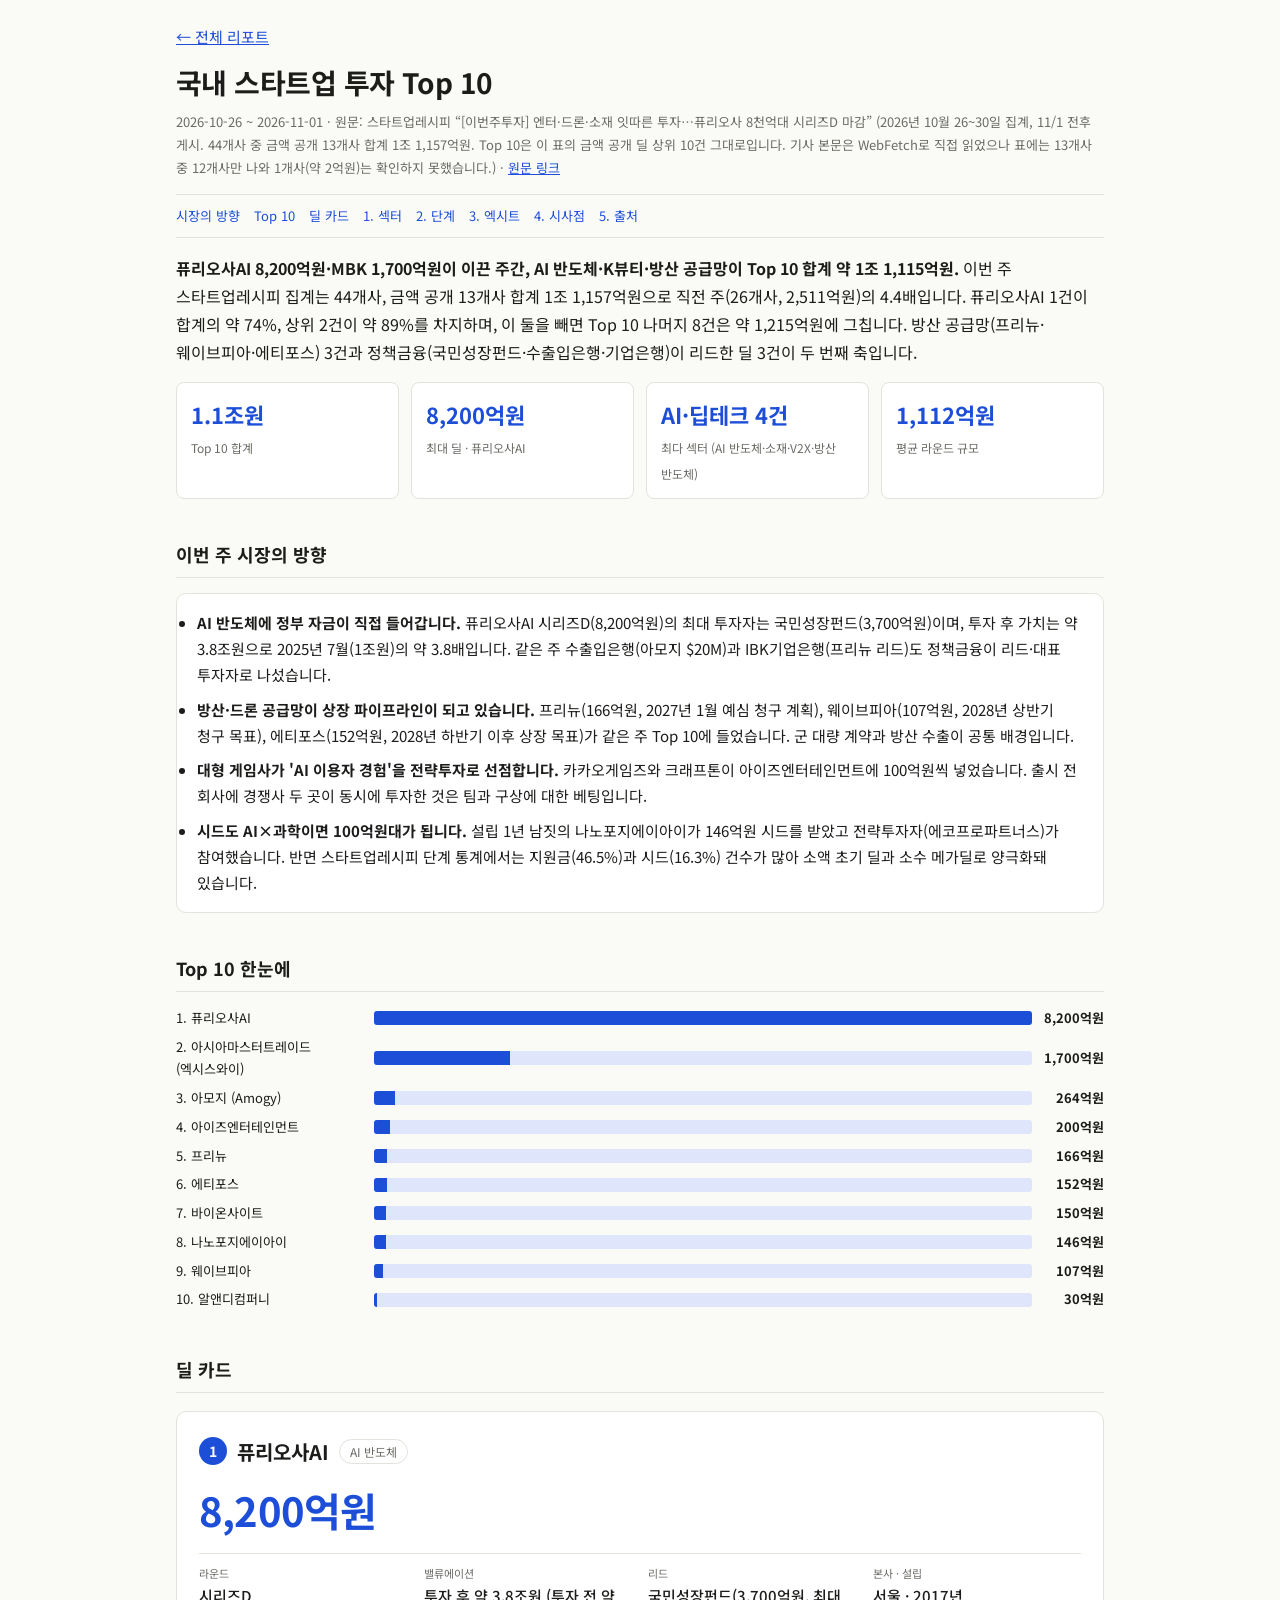
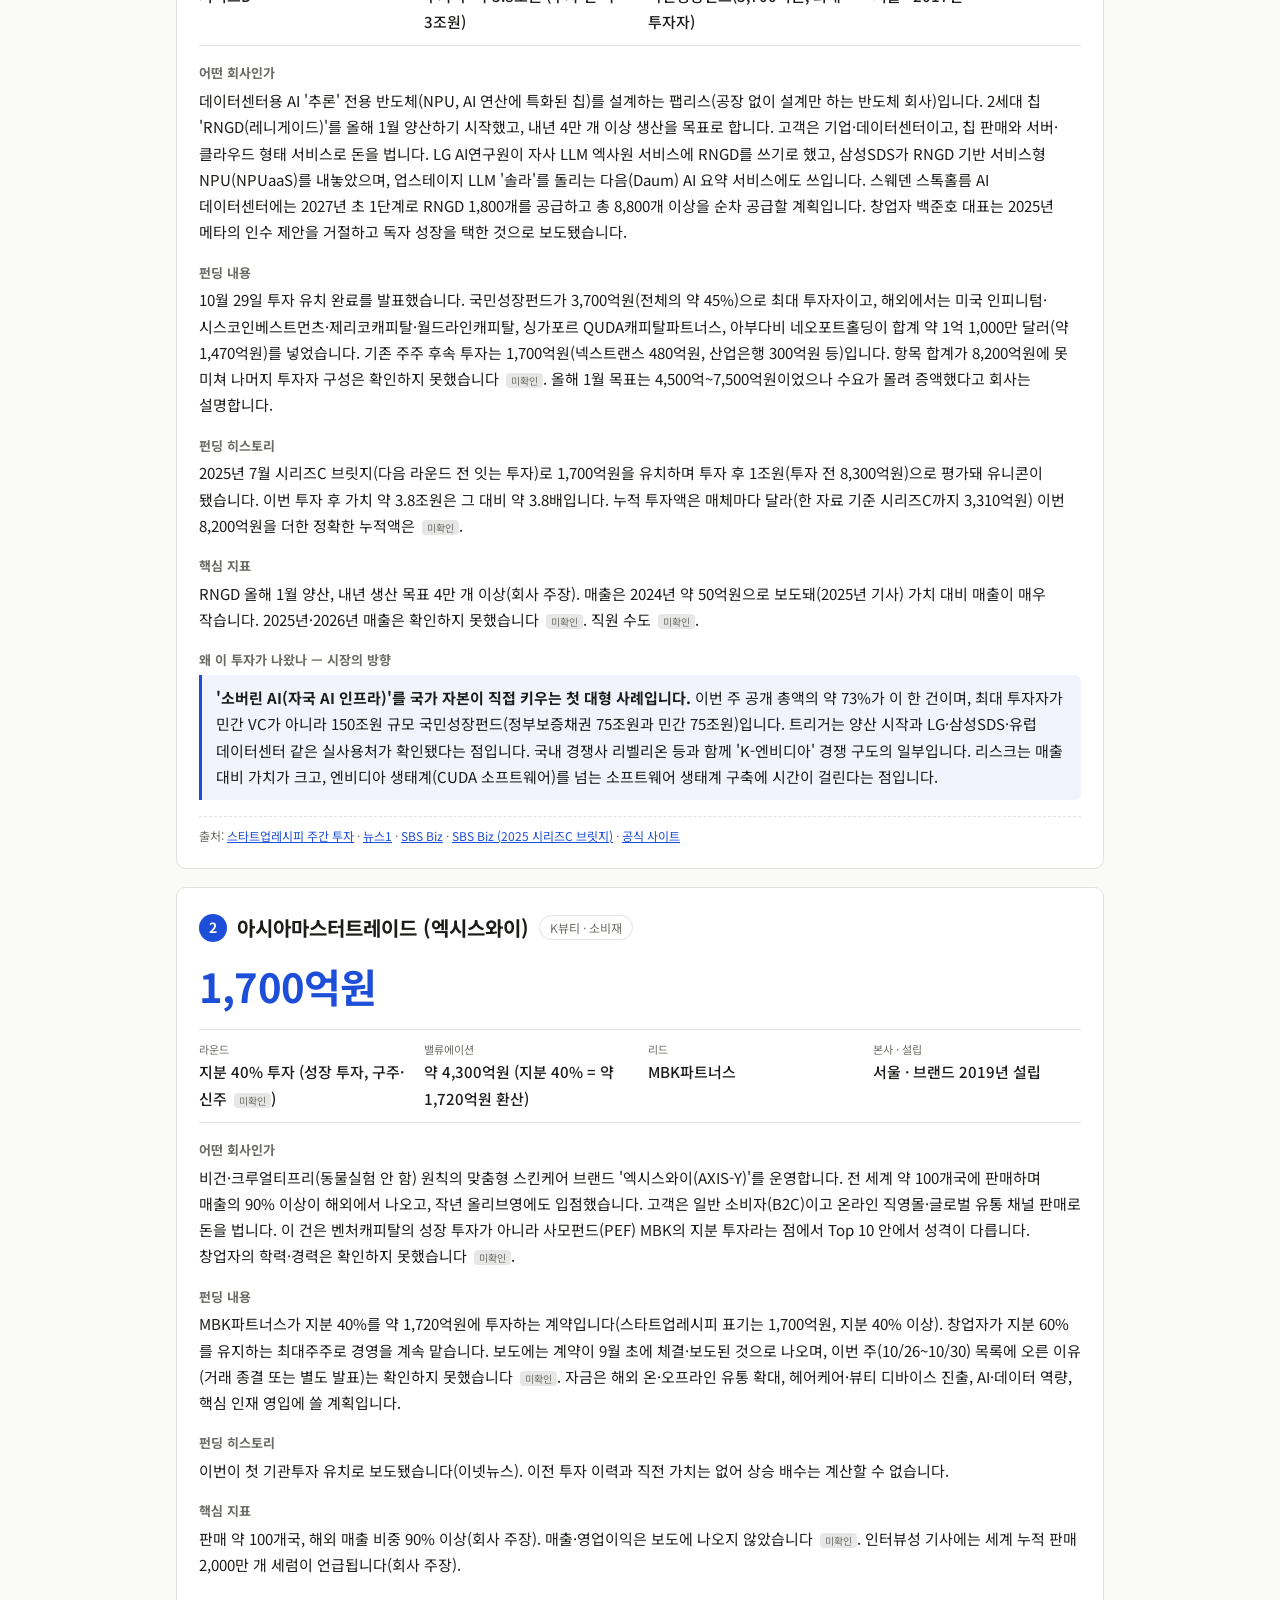
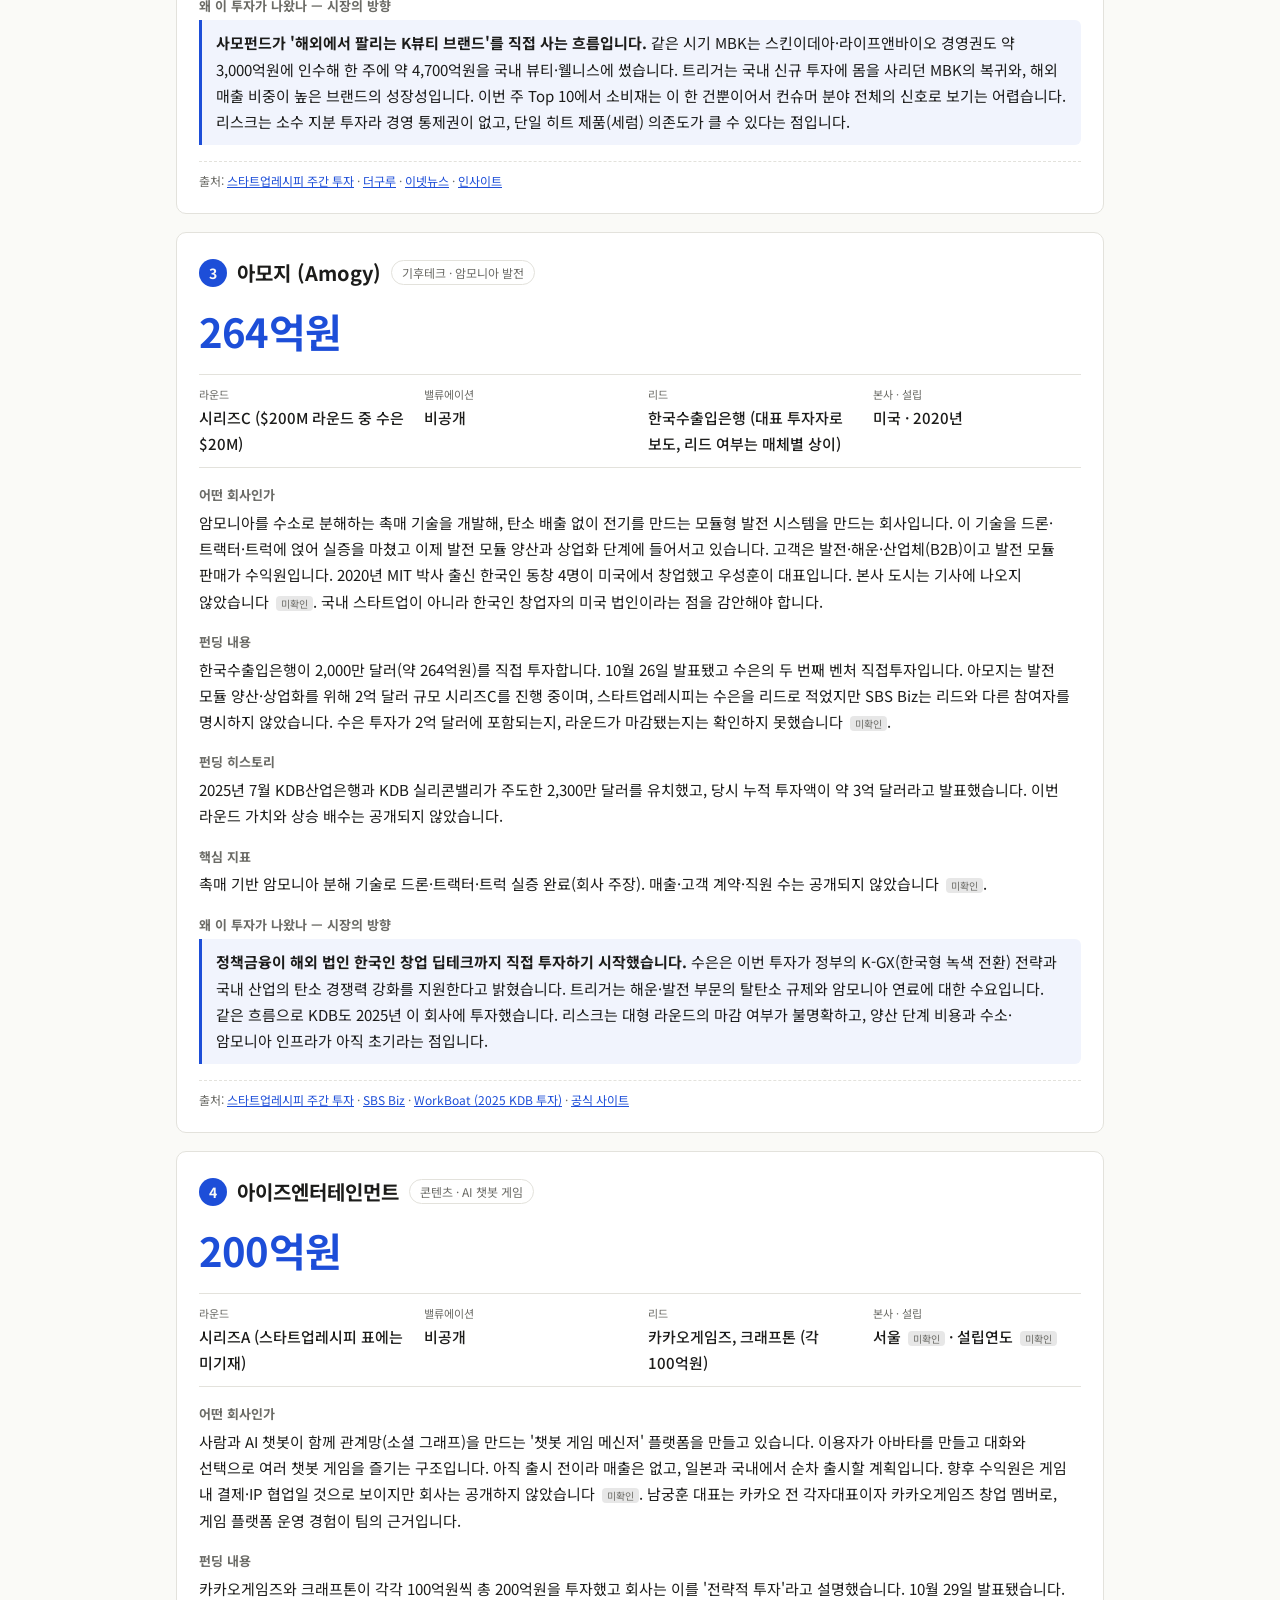
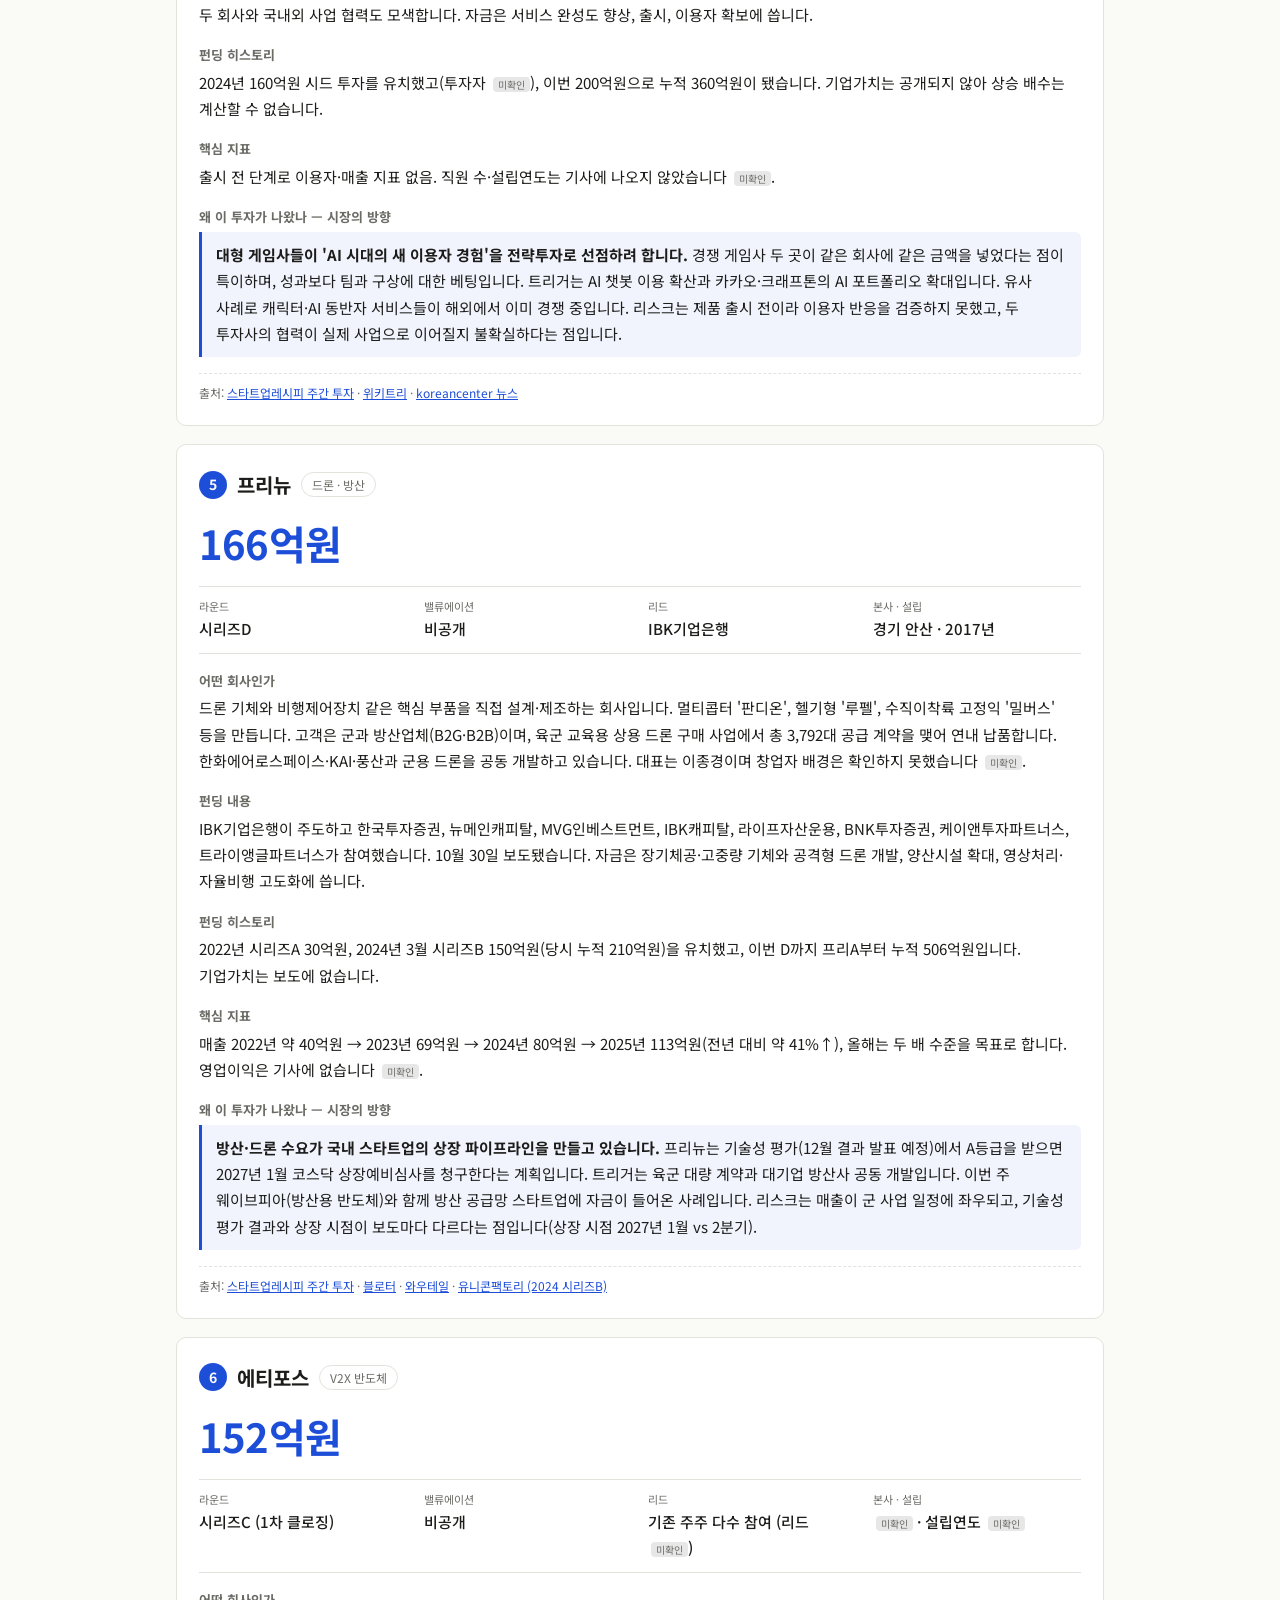
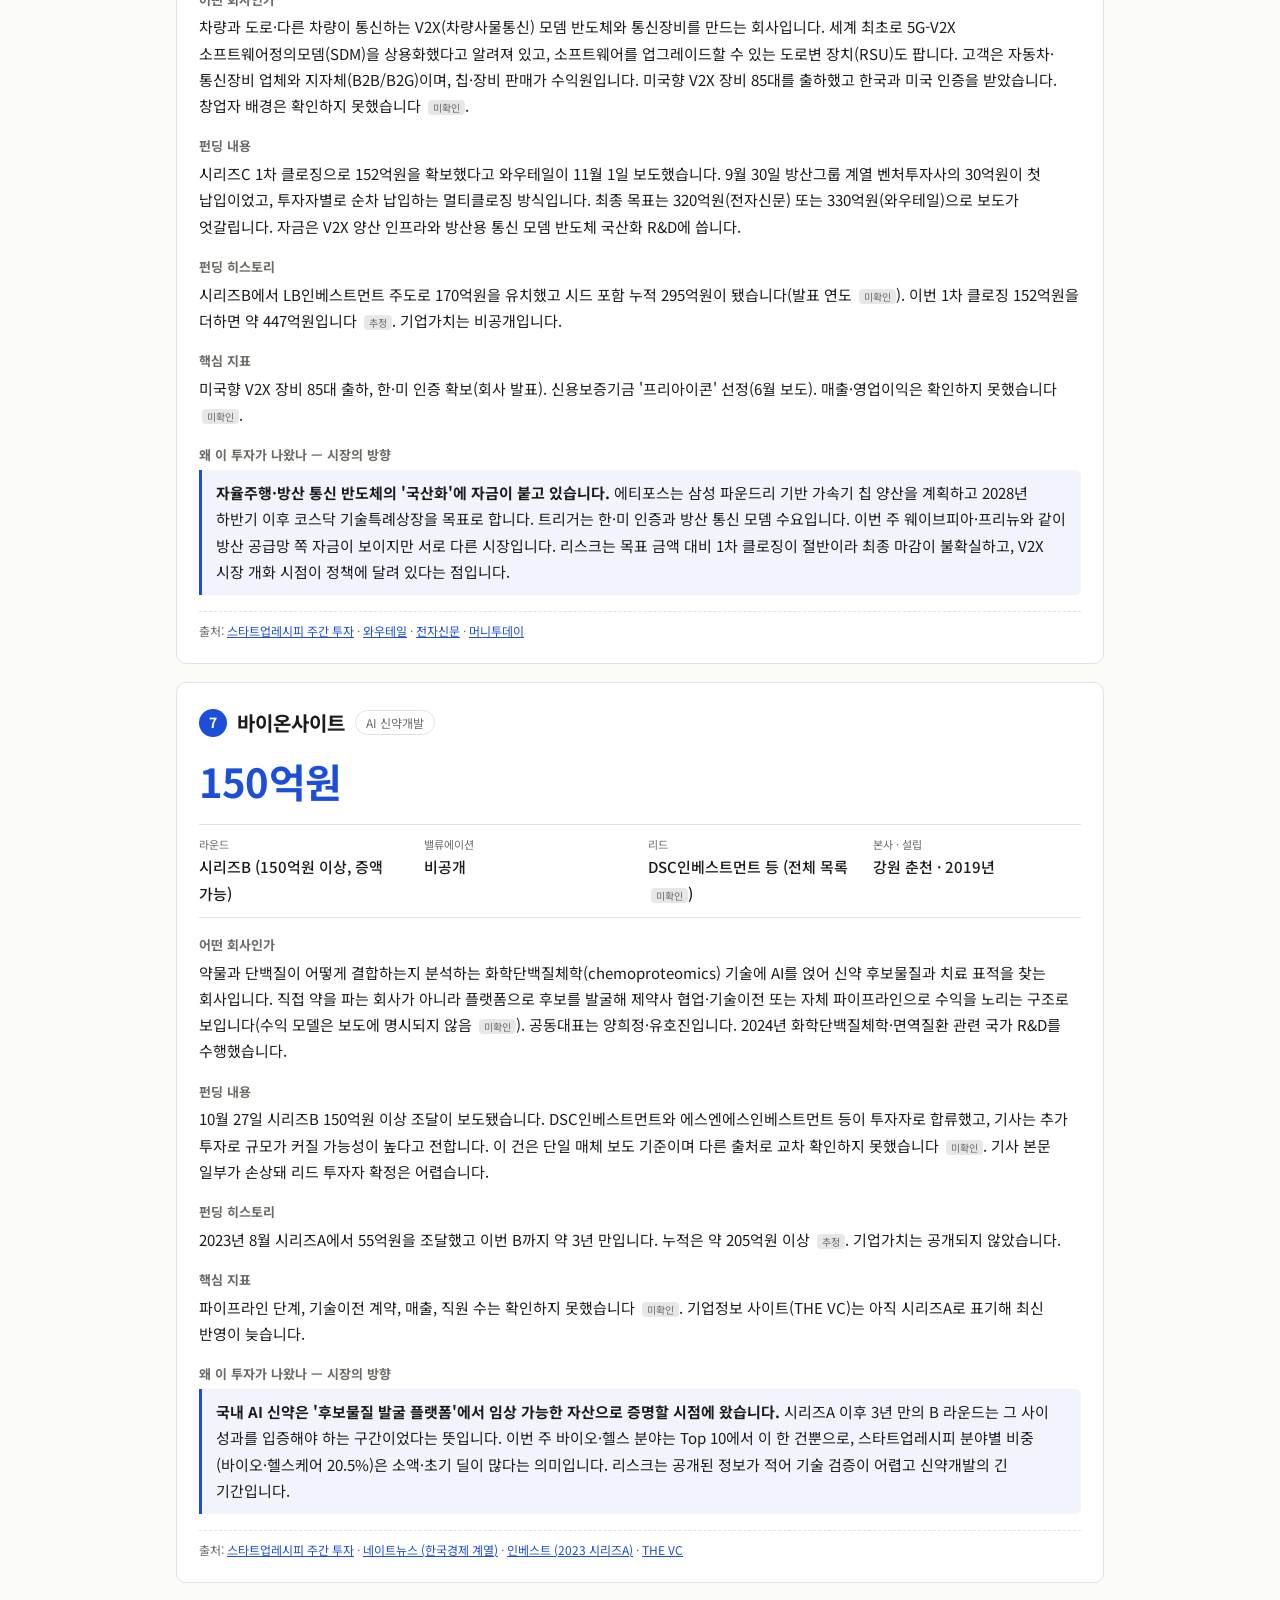
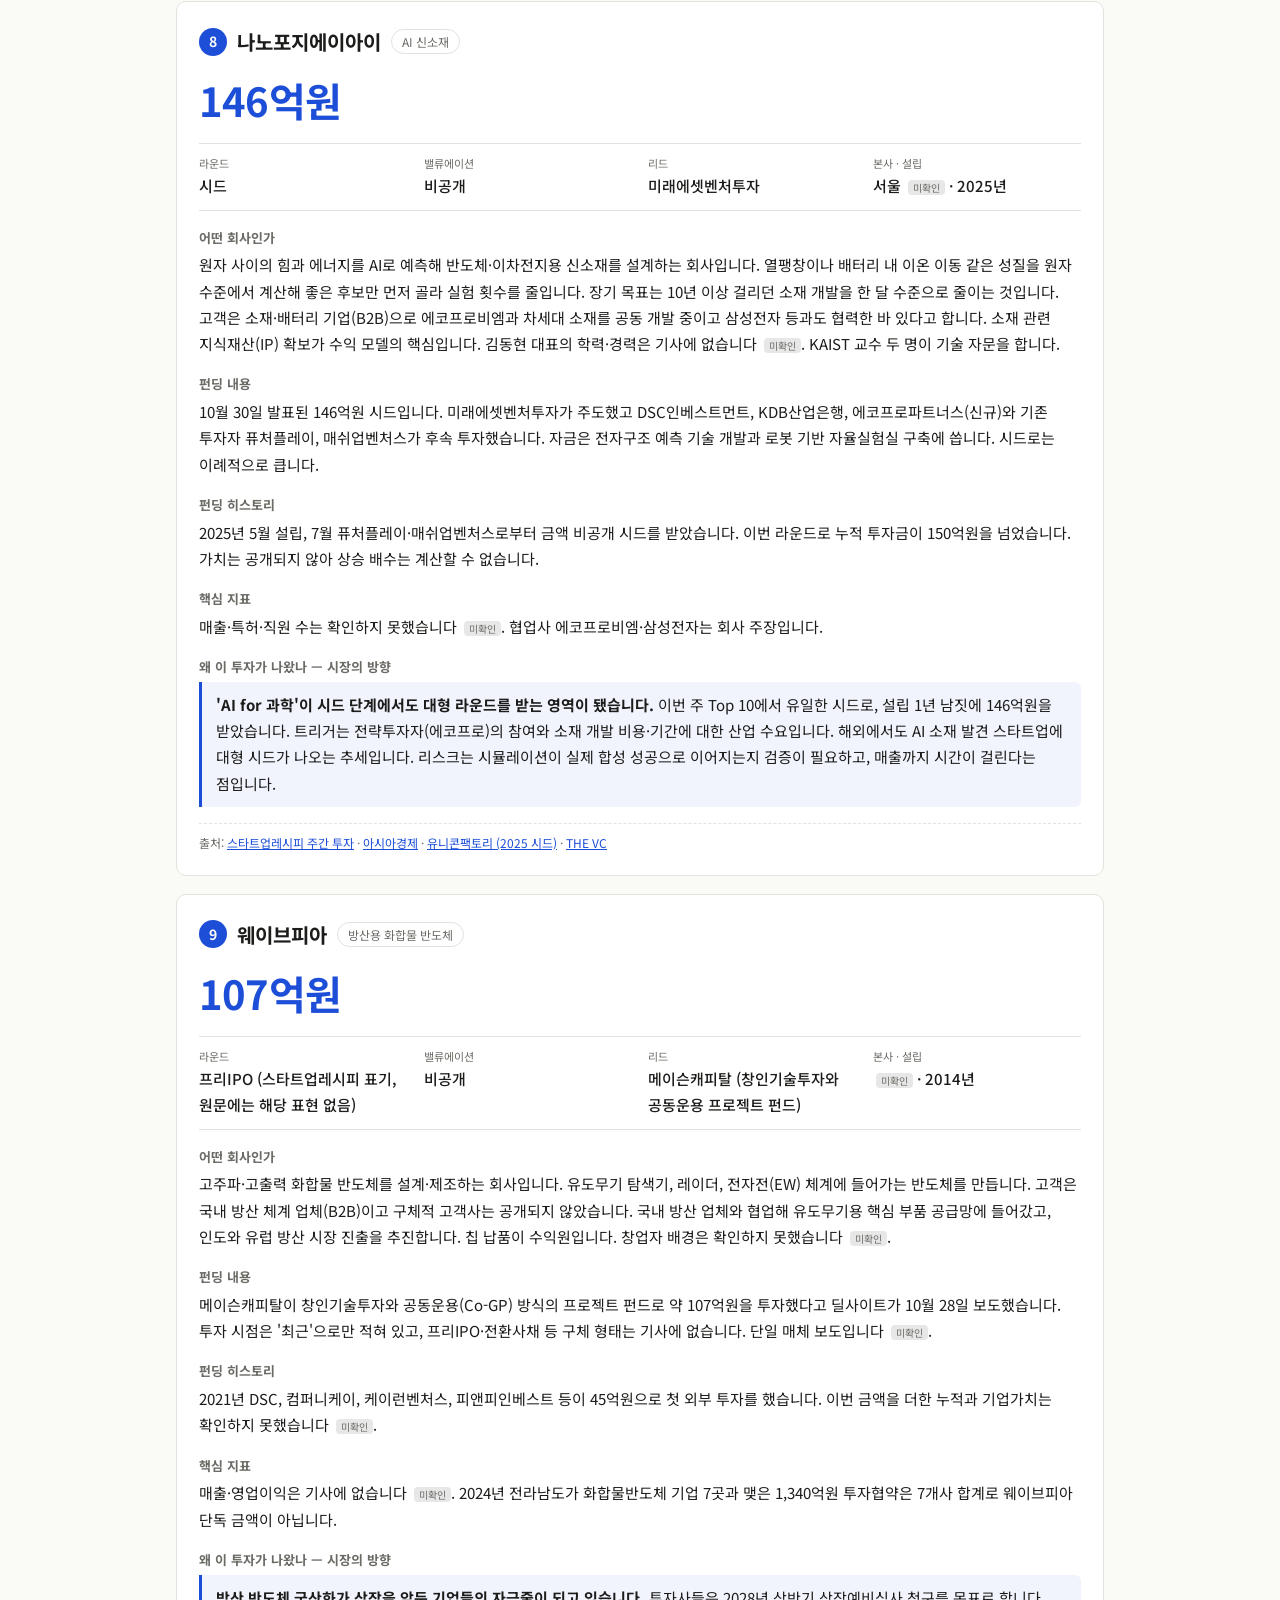
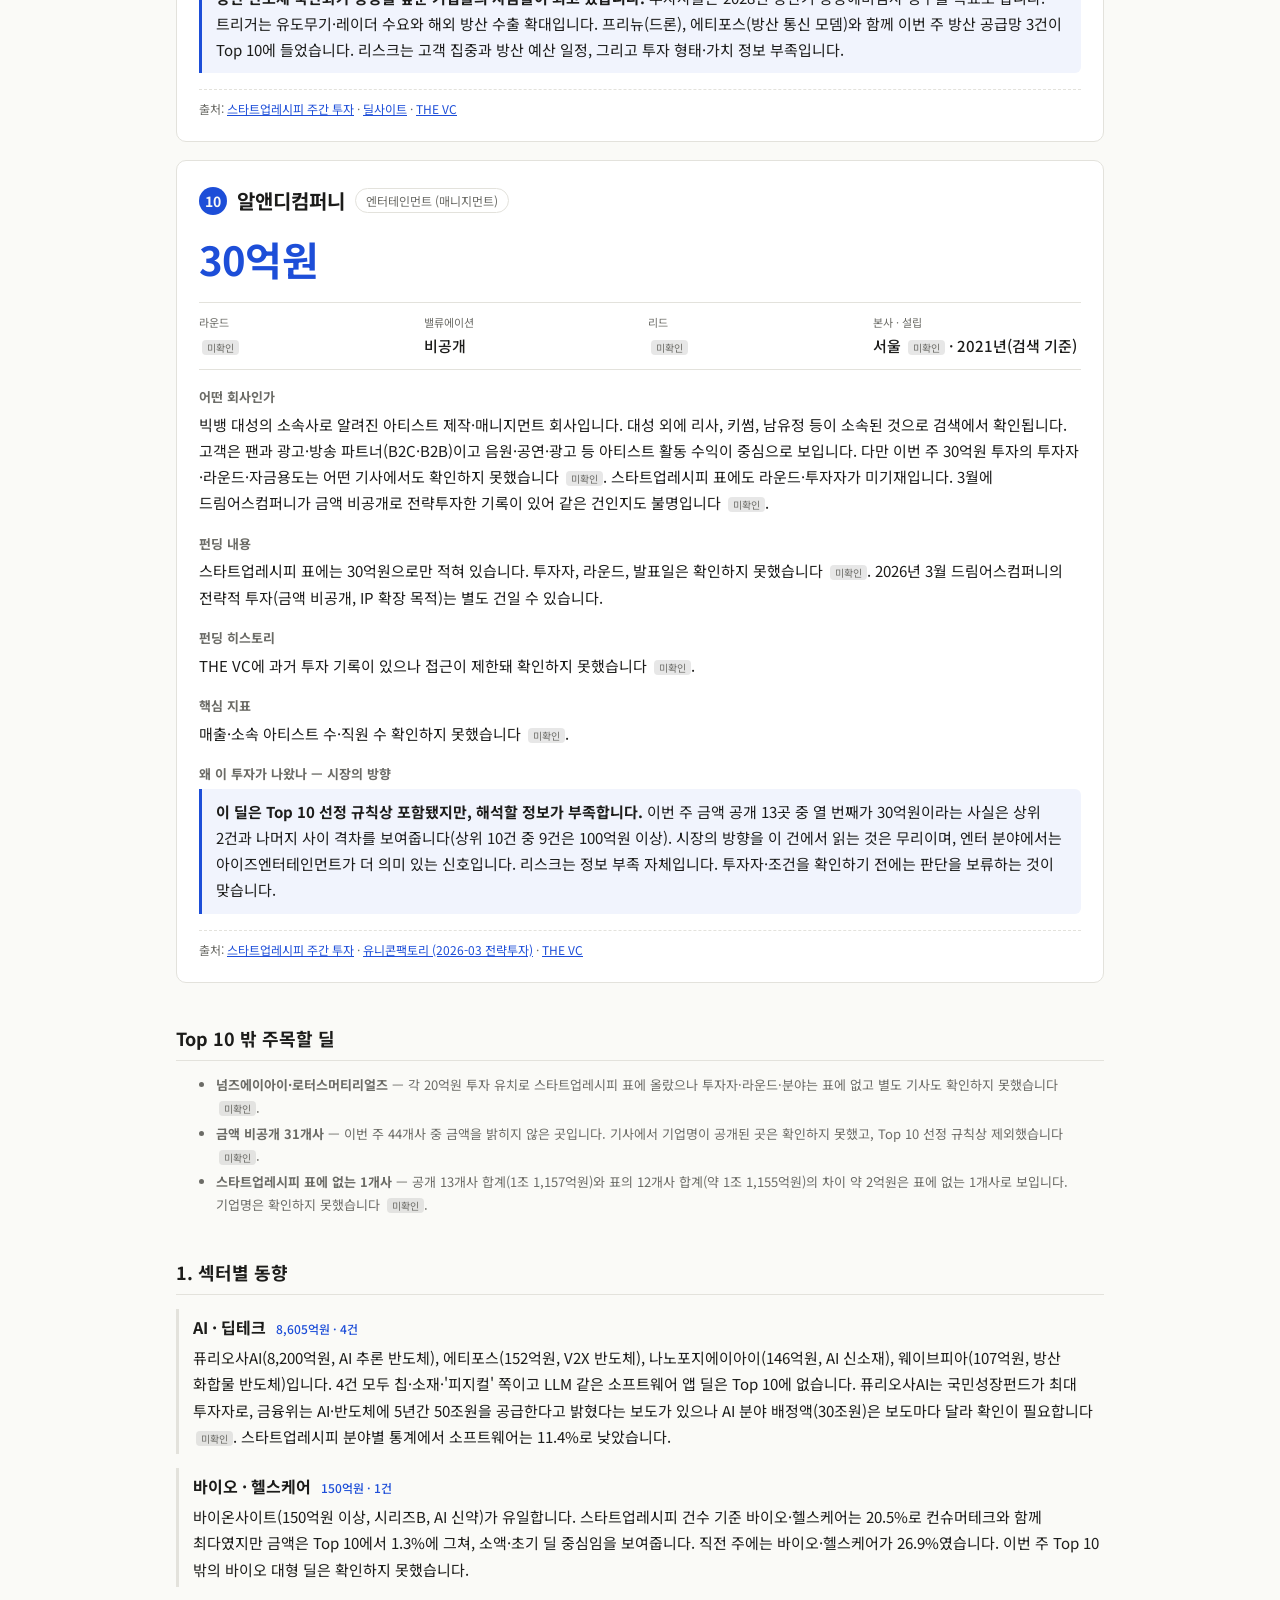
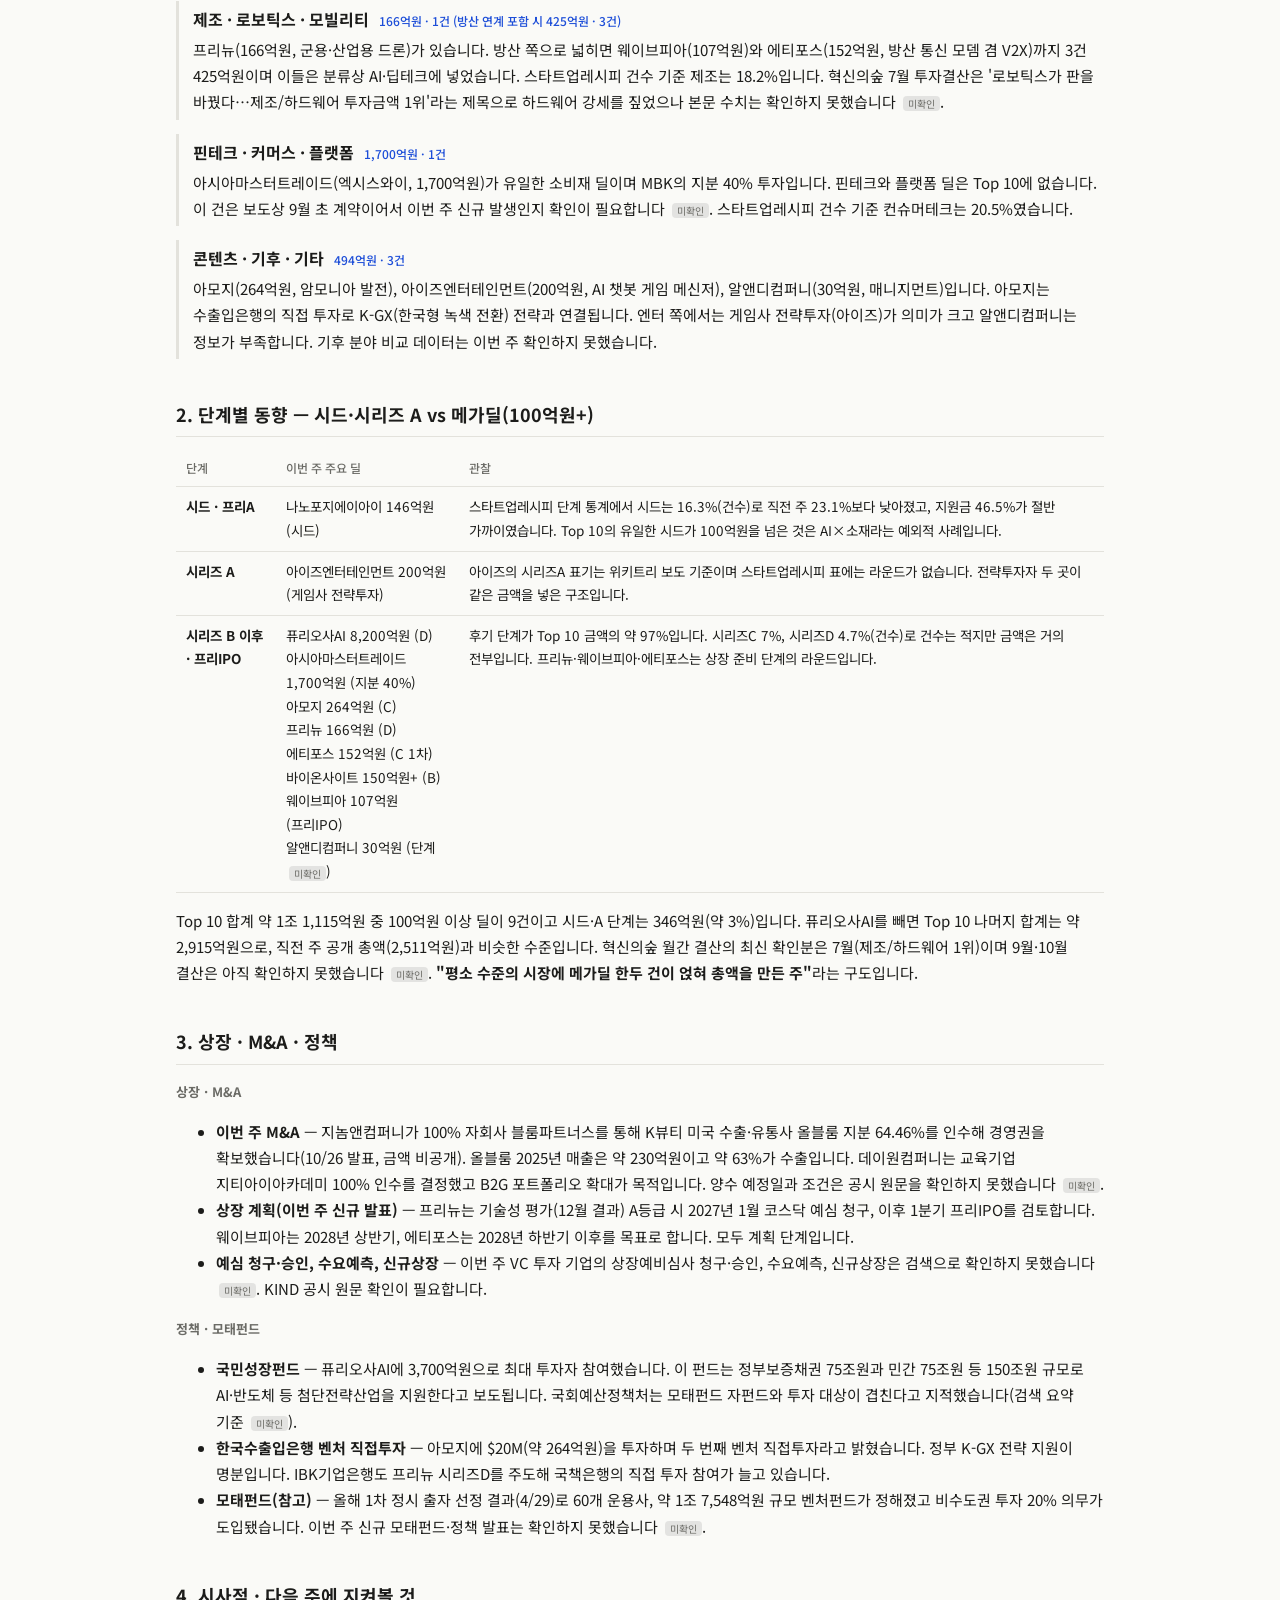
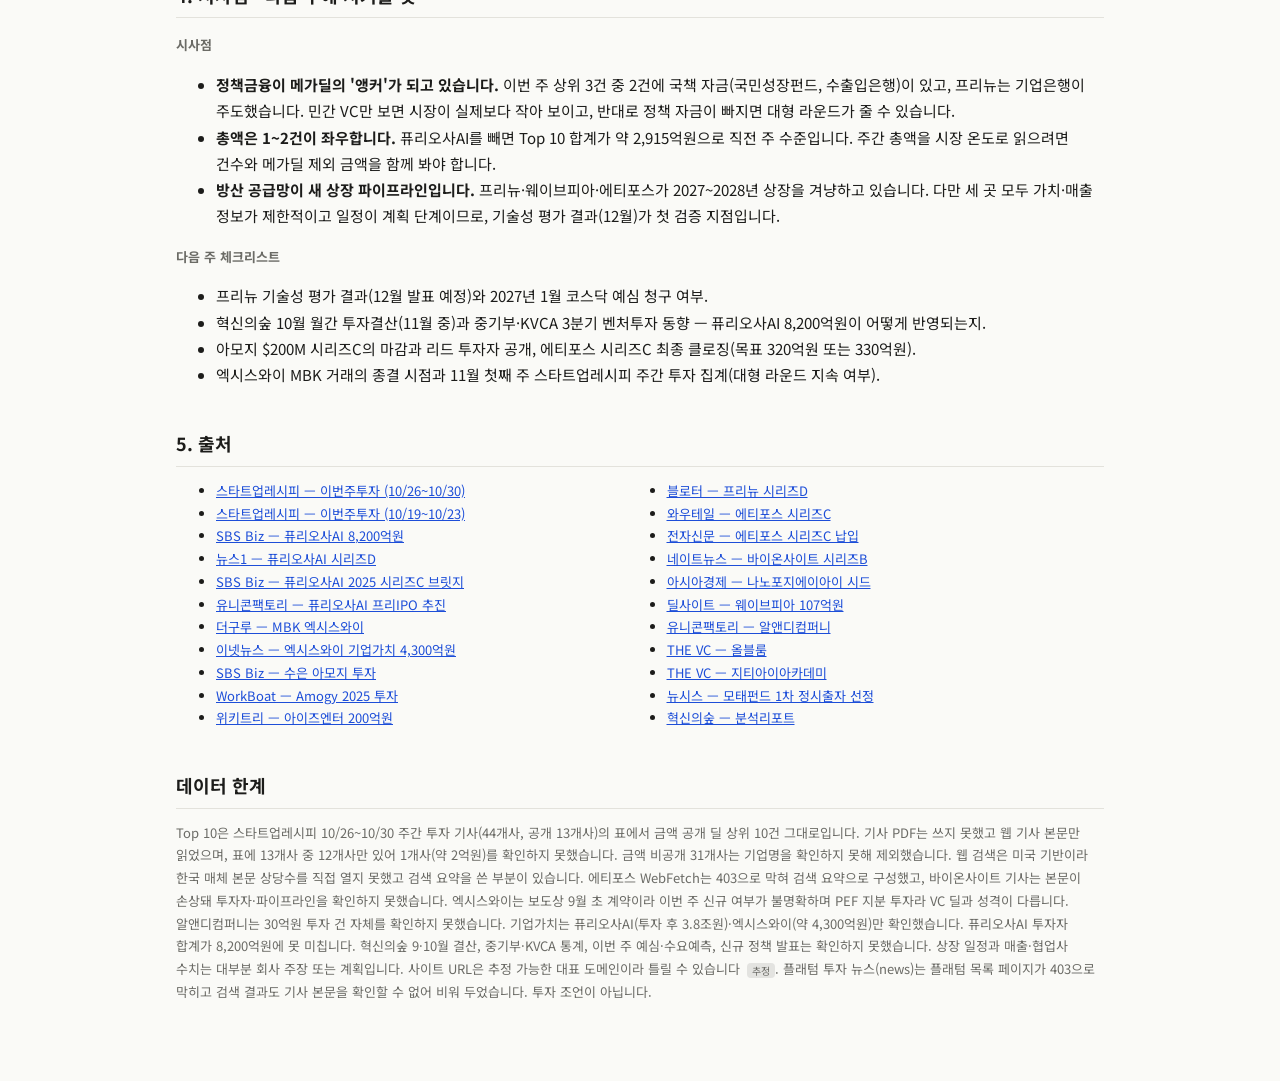
<file: kr/reports/2026-10-26.html>
<!doctype html><html lang="ko"><head><meta charset="utf-8"><meta name="viewport" content="width=device-width,initial-scale=1"><title>국내 스타트업 투자 Top 10 | 2026-10-26~2026-11-01</title>
<link href="https://fonts.googleapis.com/css2?family=Noto+Sans+KR:wght@400;500;700&display=swap" rel="stylesheet"><style>*{box-sizing:border-box}:root{--bg:#fafaf7;--fg:#1c1c1a;--mut:#6b6b66;--ln:#e3e2dc;--card:#fff;--ac:#1d4ed8;--bar:#dfe6fb;--why:#f1f4fd}
@media(prefers-color-scheme:dark){:root{--bg:#121214;--fg:#ececea;--mut:#9a9a94;--ln:#2c2c30;--card:#1a1a1d;--ac:#7ea2ff;--bar:#273253;--why:#1e2333}}
body{margin:0;background:var(--bg);color:var(--fg);font:15px/1.75 'Noto Sans KR',sans-serif;font-variant-numeric:tabular-nums;word-break:keep-all;overflow-wrap:anywhere}
.w{max-width:960px;margin:0 auto;padding:24px 16px 64px}a{color:var(--ac)}h1{font-size:28px;margin:8px 0 4px;letter-spacing:-.02em}h2{font-size:18px;margin:40px 0 12px;border-bottom:1px solid var(--ln);padding-bottom:6px}
.sub{color:var(--mut);font-size:13px}.lead{font-size:16px;margin:16px 0}
.tiles{display:grid;grid-template-columns:repeat(auto-fit,minmax(200px,1fr));gap:12px}.tile{background:var(--card);border:1px solid var(--ln);border-radius:8px;padding:12px 14px}.tile b{display:block;font-size:22px;color:var(--ac)}.tile span{font-size:12px;color:var(--mut)}
.trend{background:var(--card);border:1px solid var(--ln);border-radius:10px;padding:8px 20px}.trend li{margin:8px 0}
.bar{display:grid;grid-template-columns:minmax(120px,190px) 1fr 64px;gap:8px;align-items:center;text-decoration:none;color:var(--fg);padding:3px 0;font-size:13px}.bt{background:var(--bar);height:14px;border-radius:3px;overflow:hidden;display:block}.bt i{display:block;height:100%;background:var(--ac)}.ba{text-align:right;font-weight:700}
.card{background:var(--card);border:1px solid var(--ln);border-radius:10px;padding:22px;margin:18px 0;scroll-margin-top:12px}.ch{display:flex;gap:10px;align-items:center;flex-wrap:wrap}.ch h3{margin:0;font-size:20px}.rk{background:var(--ac);color:var(--bg);border-radius:50%;width:28px;height:28px;display:inline-flex;align-items:center;justify-content:center;font-weight:700;font-size:14px}
.tag{font-size:12px;border:1px solid var(--ln);border-radius:99px;padding:1px 10px;color:var(--mut)}.amt{font-size:40px;font-weight:700;color:var(--ac);margin:6px 0;letter-spacing:-.02em}
.meta{display:grid;grid-template-columns:repeat(auto-fit,minmax(200px,1fr));gap:8px 16px;margin:8px 0 12px;padding:10px 0;border-top:1px solid var(--ln);border-bottom:1px solid var(--ln)}.meta dt{font-size:11px;color:var(--mut)}.meta dd{margin:0;font-weight:500}
h4{font-size:13px;color:var(--mut);margin:16px 0 3px}.card p{margin:0}.why{background:var(--why);border-left:3px solid var(--ac);padding:10px 14px;border-radius:0 6px 6px 0}
.src{margin-top:16px;font-size:12px;color:var(--mut);border-top:1px dashed var(--ln);padding-top:8px}
.u{font-size:10px;background:#8883;color:var(--mut);border-radius:4px;padding:0 5px;margin-left:3px;font-weight:400;white-space:nowrap;vertical-align:middle}.small{font-size:13px;color:var(--mut)}.sec{border-left:3px solid var(--ln);padding:4px 0 4px 14px;margin:14px 0}.sh{display:flex;gap:10px;align-items:baseline;flex-wrap:wrap}.sh b{font-size:16px}.sh span{font-size:12px;color:var(--ac);font-weight:500}.sec p{margin:4px 0 0}.tw{overflow-x:auto}table{border-collapse:collapse;width:100%;font-size:13.5px}th,td{border-bottom:1px solid var(--ln);padding:8px 10px;text-align:left;vertical-align:top}th{font-size:12px;color:var(--mut);font-weight:500}.srcs{columns:2;font-size:13px}@media(max-width:600px){.srcs{columns:1}table{font-size:13px}td,th{padding:6px}}.small li{margin:3px 0}
@media(max-width:600px){.bar{grid-template-columns:1fr 56px}.bt{grid-column:1/-1;order:3}.amt{font-size:34px}.card{padding:16px}}.toc{display:flex;flex-wrap:wrap;gap:6px 14px;font-size:13px;margin:14px 0 0;padding:10px 0;border-top:1px solid var(--ln);border-bottom:1px solid var(--ln)}.toc a{text-decoration:none}</style></head><body><div class="w">
<a href="../../index.html">← 전체 리포트</a><h1>국내 스타트업 투자 Top 10</h1><div class="sub">2026-10-26 ~ 2026-11-01 · 원문: 스타트업레시피 “[이번주투자] 엔터·드론·소재 잇따른 투자…퓨리오사 8천억대 시리즈D 마감” (2026년 10월 26~30일 집계, 11/1 전후 게시. 44개사 중 금액 공개 13개사 합계 1조 1,157억원. Top 10은 이 표의 금액 공개 딜 상위 10건 그대로입니다. 기사 본문은 WebFetch로 직접 읽었으나 표에는 13개사 중 12개사만 나와 1개사(약 2억원)는 확인하지 못했습니다.) · <a href="https://startuprecipe.co.kr/archives/5839772">원문 링크</a></div>
<nav class="toc"><a href="#trend">시장의 방향</a><a href="#chart">Top 10</a><a href="#cards">딜 카드</a><a href="#s1">1. 섹터</a><a href="#s2">2. 단계</a><a href="#s3">3. 엑시트</a><a href="#s4">4. 시사점</a><a href="#s5">5. 출처</a></nav>
<p class="lead"><b>퓨리오사AI 8,200억원·MBK 1,700억원이 이끈 주간, AI 반도체·K뷰티·방산 공급망이 Top 10 합계 약 1조 1,115억원.</b> 이번 주 스타트업레시피 집계는 44개사, 금액 공개 13개사 합계 1조 1,157억원으로 직전 주(26개사, 2,511억원)의 4.4배입니다. 퓨리오사AI 1건이 합계의 약 74%, 상위 2건이 약 89%를 차지하며, 이 둘을 빼면 Top 10 나머지 8건은 약 1,215억원에 그칩니다. 방산 공급망(프리뉴·웨이브피아·에티포스) 3건과 정책금융(국민성장펀드·수출입은행·기업은행)이 리드한 딜 3건이 두 번째 축입니다.</p>
<div class="tiles"><div class="tile"><b>1.1조원</b><span>Top 10 합계</span></div><div class="tile"><b>8,200억원</b><span>최대 딜 · 퓨리오사AI</span></div><div class="tile"><b>AI·딥테크 4건</b><span>최다 섹터 (AI 반도체·소재·V2X·방산 반도체)</span></div><div class="tile"><b>1,112억원</b><span>평균 라운드 규모</span></div></div>
<h2 id="trend">이번 주 시장의 방향</h2><ul class="trend"><li><b>AI 반도체에 정부 자금이 직접 들어갑니다.</b> 퓨리오사AI 시리즈D(8,200억원)의 최대 투자자는 국민성장펀드(3,700억원)이며, 투자 후 가치는 약 3.8조원으로 2025년 7월(1조원)의 약 3.8배입니다. 같은 주 수출입은행(아모지 $20M)과 IBK기업은행(프리뉴 리드)도 정책금융이 리드·대표 투자자로 나섰습니다.</li><li><b>방산·드론 공급망이 상장 파이프라인이 되고 있습니다.</b> 프리뉴(166억원, 2027년 1월 예심 청구 계획), 웨이브피아(107억원, 2028년 상반기 청구 목표), 에티포스(152억원, 2028년 하반기 이후 상장 목표)가 같은 주 Top 10에 들었습니다. 군 대량 계약과 방산 수출이 공통 배경입니다.</li><li><b>대형 게임사가 'AI 이용자 경험'을 전략투자로 선점합니다.</b> 카카오게임즈와 크래프톤이 아이즈엔터테인먼트에 100억원씩 넣었습니다. 출시 전 회사에 경쟁사 두 곳이 동시에 투자한 것은 팀과 구상에 대한 베팅입니다.</li><li><b>시드도 AI×과학이면 100억원대가 됩니다.</b> 설립 1년 남짓의 나노포지에이아이가 146억원 시드를 받았고 전략투자자(에코프로파트너스)가 참여했습니다. 반면 스타트업레시피 단계 통계에서는 지원금(46.5%)과 시드(16.3%) 건수가 많아 소액 초기 딜과 소수 메가딜로 양극화돼 있습니다.</li></ul>
<h2 id="chart">Top 10 한눈에</h2><a class="bar" href="#d1"><span class="bn">1. 퓨리오사AI</span><span class="bt"><i style="width:100.0%"></i></span><span class="ba">8,200억원</span></a><a class="bar" href="#d2"><span class="bn">2. 아시아마스터트레이드 (엑시스와이)</span><span class="bt"><i style="width:20.7%"></i></span><span class="ba">1,700억원</span></a><a class="bar" href="#d3"><span class="bn">3. 아모지 (Amogy)</span><span class="bt"><i style="width:3.2%"></i></span><span class="ba">264억원</span></a><a class="bar" href="#d4"><span class="bn">4. 아이즈엔터테인먼트</span><span class="bt"><i style="width:2.4%"></i></span><span class="ba">200억원</span></a><a class="bar" href="#d5"><span class="bn">5. 프리뉴</span><span class="bt"><i style="width:2.0%"></i></span><span class="ba">166억원</span></a><a class="bar" href="#d6"><span class="bn">6. 에티포스</span><span class="bt"><i style="width:1.9%"></i></span><span class="ba">152억원</span></a><a class="bar" href="#d7"><span class="bn">7. 바이온사이트</span><span class="bt"><i style="width:1.8%"></i></span><span class="ba">150억원</span></a><a class="bar" href="#d8"><span class="bn">8. 나노포지에이아이</span><span class="bt"><i style="width:1.8%"></i></span><span class="ba">146억원</span></a><a class="bar" href="#d9"><span class="bn">9. 웨이브피아</span><span class="bt"><i style="width:1.3%"></i></span><span class="ba">107억원</span></a><a class="bar" href="#d10"><span class="bn">10. 알앤디컴퍼니</span><span class="bt"><i style="width:0.4%"></i></span><span class="ba">30억원</span></a>
<h2 id="cards">딜 카드</h2><article class="card" id="d1"><div class="ch"><span class="rk">1</span><h3>퓨리오사AI</h3><span class="tag">AI 반도체</span></div>
<div class="amt">8,200억원</div>
<dl class="meta"><div><dt>라운드</dt><dd>시리즈D</dd></div><div><dt>밸류에이션</dt><dd>투자 후 약 3.8조원 (투자 전 약 3조원)</dd></div><div><dt>리드</dt><dd>국민성장펀드(3,700억원, 최대 투자자)</dd></div><div><dt>본사 · 설립</dt><dd>서울 · 2017년</dd></div></dl>
<h4>어떤 회사인가</h4><p>데이터센터용 AI '추론' 전용 반도체(NPU, AI 연산에 특화된 칩)를 설계하는 팹리스(공장 없이 설계만 하는 반도체 회사)입니다. 2세대 칩 'RNGD(레니게이드)'를 올해 1월 양산하기 시작했고, 내년 4만 개 이상 생산을 목표로 합니다. 고객은 기업·데이터센터이고, 칩 판매와 서버·클라우드 형태 서비스로 돈을 법니다. LG AI연구원이 자사 LLM 엑사원 서비스에 RNGD를 쓰기로 했고, 삼성SDS가 RNGD 기반 서비스형 NPU(NPUaaS)를 내놓았으며, 업스테이지 LLM '솔라'를 돌리는 다음(Daum) AI 요약 서비스에도 쓰입니다. 스웨덴 스톡홀름 AI 데이터센터에는 2027년 초 1단계로 RNGD 1,800개를 공급하고 총 8,800개 이상을 순차 공급할 계획입니다. 창업자 백준호 대표는 2025년 메타의 인수 제안을 거절하고 독자 성장을 택한 것으로 보도됐습니다.</p><h4>펀딩 내용</h4><p>10월 29일 투자 유치 완료를 발표했습니다. 국민성장펀드가 3,700억원(전체의 약 45%)으로 최대 투자자이고, 해외에서는 미국 인피니텀·시스코인베스트먼츠·제리코캐피탈·월드라인캐피탈, 싱가포르 QUDA캐피탈파트너스, 아부다비 네오포트홀딩이 합계 약 1억 1,000만 달러(약 1,470억원)를 넣었습니다. 기존 주주 후속 투자는 1,700억원(넥스트랜스 480억원, 산업은행 300억원 등)입니다. 항목 합계가 8,200억원에 못 미쳐 나머지 투자자 구성은 확인하지 못했습니다 <span class="u">미확인</span>. 올해 1월 목표는 4,500억~7,500억원이었으나 수요가 몰려 증액했다고 회사는 설명합니다.</p><h4>펀딩 히스토리</h4><p>2025년 7월 시리즈C 브릿지(다음 라운드 전 잇는 투자)로 1,700억원을 유치하며 투자 후 1조원(투자 전 8,300억원)으로 평가돼 유니콘이 됐습니다. 이번 투자 후 가치 약 3.8조원은 그 대비 약 3.8배입니다. 누적 투자액은 매체마다 달라(한 자료 기준 시리즈C까지 3,310억원) 이번 8,200억원을 더한 정확한 누적액은 <span class="u">미확인</span>.</p><h4>핵심 지표</h4><p>RNGD 올해 1월 양산, 내년 생산 목표 4만 개 이상(회사 주장). 매출은 2024년 약 50억원으로 보도돼(2025년 기사) 가치 대비 매출이 매우 작습니다. 2025년·2026년 매출은 확인하지 못했습니다 <span class="u">미확인</span>. 직원 수도 <span class="u">미확인</span>.</p><h4>왜 이 투자가 나왔나 — 시장의 방향</h4><p class="why"><b>'소버린 AI(자국 AI 인프라)'를 국가 자본이 직접 키우는 첫 대형 사례입니다.</b> 이번 주 공개 총액의 약 73%가 이 한 건이며, 최대 투자자가 민간 VC가 아니라 150조원 규모 국민성장펀드(정부보증채권 75조원과 민간 75조원)입니다. 트리거는 양산 시작과 LG·삼성SDS·유럽 데이터센터 같은 실사용처가 확인됐다는 점입니다. 국내 경쟁사 리벨리온 등과 함께 'K-엔비디아' 경쟁 구도의 일부입니다. 리스크는 매출 대비 가치가 크고, 엔비디아 생태계(CUDA 소프트웨어)를 넘는 소프트웨어 생태계 구축에 시간이 걸린다는 점입니다.</p>
<div class="src">출처: <a href="https://startuprecipe.co.kr/archives/5839772">스타트업레시피 주간 투자</a> · <a href="https://www.news1.kr/industry/sb-founded/6335956">뉴스1</a> · <a href="https://biz.sbs.co.kr/amp/article/20000342901">SBS Biz</a> · <a href="https://biz.sbs.co.kr/amp/article/20000250592">SBS Biz (2025 시리즈C 브릿지)</a> · <a href="https://furiosa.ai">공식 사이트</a></div></article><article class="card" id="d2"><div class="ch"><span class="rk">2</span><h3>아시아마스터트레이드 (엑시스와이)</h3><span class="tag">K뷰티 · 소비재</span></div>
<div class="amt">1,700억원</div>
<dl class="meta"><div><dt>라운드</dt><dd>지분 40% 투자 (성장 투자, 구주·신주 <span class="u">미확인</span>)</dd></div><div><dt>밸류에이션</dt><dd>약 4,300억원 (지분 40% = 약 1,720억원 환산)</dd></div><div><dt>리드</dt><dd>MBK파트너스</dd></div><div><dt>본사 · 설립</dt><dd>서울 · 브랜드 2019년 설립</dd></div></dl>
<h4>어떤 회사인가</h4><p>비건·크루얼티프리(동물실험 안 함) 원칙의 맞춤형 스킨케어 브랜드 '엑시스와이(AXIS-Y)'를 운영합니다. 전 세계 약 100개국에 판매하며 매출의 90% 이상이 해외에서 나오고, 작년 올리브영에도 입점했습니다. 고객은 일반 소비자(B2C)이고 온라인 직영몰·글로벌 유통 채널 판매로 돈을 법니다. 이 건은 벤처캐피탈의 성장 투자가 아니라 사모펀드(PEF) MBK의 지분 투자라는 점에서 Top 10 안에서 성격이 다릅니다. 창업자의 학력·경력은 확인하지 못했습니다 <span class="u">미확인</span>.</p><h4>펀딩 내용</h4><p>MBK파트너스가 지분 40%를 약 1,720억원에 투자하는 계약입니다(스타트업레시피 표기는 1,700억원, 지분 40% 이상). 창업자가 지분 60%를 유지하는 최대주주로 경영을 계속 맡습니다. 보도에는 계약이 9월 초에 체결·보도된 것으로 나오며, 이번 주(10/26~10/30) 목록에 오른 이유(거래 종결 또는 별도 발표)는 확인하지 못했습니다 <span class="u">미확인</span>. 자금은 해외 온·오프라인 유통 확대, 헤어케어·뷰티 디바이스 진출, AI·데이터 역량, 핵심 인재 영입에 쓸 계획입니다.</p><h4>펀딩 히스토리</h4><p>이번이 첫 기관투자 유치로 보도됐습니다(이넷뉴스). 이전 투자 이력과 직전 가치는 없어 상승 배수는 계산할 수 없습니다.</p><h4>핵심 지표</h4><p>판매 약 100개국, 해외 매출 비중 90% 이상(회사 주장). 매출·영업이익은 보도에 나오지 않았습니다 <span class="u">미확인</span>. 인터뷰성 기사에는 세계 누적 판매 2,000만 개 세럼이 언급됩니다(회사 주장).</p><h4>왜 이 투자가 나왔나 — 시장의 방향</h4><p class="why"><b>사모펀드가 '해외에서 팔리는 K뷰티 브랜드'를 직접 사는 흐름입니다.</b> 같은 시기 MBK는 스킨이데아·라이프앤바이오 경영권도 약 3,000억원에 인수해 한 주에 약 4,700억원을 국내 뷰티·웰니스에 썼습니다. 트리거는 국내 신규 투자에 몸을 사리던 MBK의 복귀와, 해외 매출 비중이 높은 브랜드의 성장성입니다. 이번 주 Top 10에서 소비재는 이 한 건뿐이어서 컨슈머 분야 전체의 신호로 보기는 어렵습니다. 리스크는 소수 지분 투자라 경영 통제권이 없고, 단일 히트 제품(세럼) 의존도가 클 수 있다는 점입니다.</p>
<div class="src">출처: <a href="https://startuprecipe.co.kr/archives/5839772">스타트업레시피 주간 투자</a> · <a href="https://www.theguru.co.kr/mobile/article.html?no=106804">더구루</a> · <a href="https://www.enetnews.co.kr/news/articleView.html?idxno=54339">이넷뉴스</a> · <a href="https://www.insight.co.kr/news/574736">인사이트</a></div></article><article class="card" id="d3"><div class="ch"><span class="rk">3</span><h3>아모지 (Amogy)</h3><span class="tag">기후테크 · 암모니아 발전</span></div>
<div class="amt">264억원</div>
<dl class="meta"><div><dt>라운드</dt><dd>시리즈C ($200M 라운드 중 수은 $20M)</dd></div><div><dt>밸류에이션</dt><dd>비공개</dd></div><div><dt>리드</dt><dd>한국수출입은행 (대표 투자자로 보도, 리드 여부는 매체별 상이)</dd></div><div><dt>본사 · 설립</dt><dd>미국 · 2020년</dd></div></dl>
<h4>어떤 회사인가</h4><p>암모니아를 수소로 분해하는 촉매 기술을 개발해, 탄소 배출 없이 전기를 만드는 모듈형 발전 시스템을 만드는 회사입니다. 이 기술을 드론·트랙터·트럭에 얹어 실증을 마쳤고 이제 발전 모듈 양산과 상업화 단계에 들어서고 있습니다. 고객은 발전·해운·산업체(B2B)이고 발전 모듈 판매가 수익원입니다. 2020년 MIT 박사 출신 한국인 동창 4명이 미국에서 창업했고 우성훈이 대표입니다. 본사 도시는 기사에 나오지 않았습니다 <span class="u">미확인</span>. 국내 스타트업이 아니라 한국인 창업자의 미국 법인이라는 점을 감안해야 합니다.</p><h4>펀딩 내용</h4><p>한국수출입은행이 2,000만 달러(약 264억원)를 직접 투자합니다. 10월 26일 발표됐고 수은의 두 번째 벤처 직접투자입니다. 아모지는 발전 모듈 양산·상업화를 위해 2억 달러 규모 시리즈C를 진행 중이며, 스타트업레시피는 수은을 리드로 적었지만 SBS Biz는 리드와 다른 참여자를 명시하지 않았습니다. 수은 투자가 2억 달러에 포함되는지, 라운드가 마감됐는지는 확인하지 못했습니다 <span class="u">미확인</span>.</p><h4>펀딩 히스토리</h4><p>2025년 7월 KDB산업은행과 KDB 실리콘밸리가 주도한 2,300만 달러를 유치했고, 당시 누적 투자액이 약 3억 달러라고 발표했습니다. 이번 라운드 가치와 상승 배수는 공개되지 않았습니다.</p><h4>핵심 지표</h4><p>촉매 기반 암모니아 분해 기술로 드론·트랙터·트럭 실증 완료(회사 주장). 매출·고객 계약·직원 수는 공개되지 않았습니다 <span class="u">미확인</span>.</p><h4>왜 이 투자가 나왔나 — 시장의 방향</h4><p class="why"><b>정책금융이 해외 법인 한국인 창업 딥테크까지 직접 투자하기 시작했습니다.</b> 수은은 이번 투자가 정부의 K-GX(한국형 녹색 전환) 전략과 국내 산업의 탄소 경쟁력 강화를 지원한다고 밝혔습니다. 트리거는 해운·발전 부문의 탈탄소 규제와 암모니아 연료에 대한 수요입니다. 같은 흐름으로 KDB도 2025년 이 회사에 투자했습니다. 리스크는 대형 라운드의 마감 여부가 불명확하고, 양산 단계 비용과 수소·암모니아 인프라가 아직 초기라는 점입니다.</p>
<div class="src">출처: <a href="https://startuprecipe.co.kr/archives/5839772">스타트업레시피 주간 투자</a> · <a href="https://biz.sbs.co.kr/amp/article/20000342199">SBS Biz</a> · <a href="https://www.workboat.com/amogy-secures-additional-23-million-in-venture-funding">WorkBoat (2025 KDB 투자)</a> · <a href="https://www.amogy.co">공식 사이트</a></div></article><article class="card" id="d4"><div class="ch"><span class="rk">4</span><h3>아이즈엔터테인먼트</h3><span class="tag">콘텐츠 · AI 챗봇 게임</span></div>
<div class="amt">200억원</div>
<dl class="meta"><div><dt>라운드</dt><dd>시리즈A (스타트업레시피 표에는 미기재)</dd></div><div><dt>밸류에이션</dt><dd>비공개</dd></div><div><dt>리드</dt><dd>카카오게임즈, 크래프톤 (각 100억원)</dd></div><div><dt>본사 · 설립</dt><dd>서울 <span class="u">미확인</span> · 설립연도 <span class="u">미확인</span></dd></div></dl>
<h4>어떤 회사인가</h4><p>사람과 AI 챗봇이 함께 관계망(소셜 그래프)을 만드는 '챗봇 게임 메신저' 플랫폼을 만들고 있습니다. 이용자가 아바타를 만들고 대화와 선택으로 여러 챗봇 게임을 즐기는 구조입니다. 아직 출시 전이라 매출은 없고, 일본과 국내에서 순차 출시할 계획입니다. 향후 수익원은 게임 내 결제·IP 협업일 것으로 보이지만 회사는 공개하지 않았습니다 <span class="u">미확인</span>. 남궁훈 대표는 카카오 전 각자대표이자 카카오게임즈 창업 멤버로, 게임 플랫폼 운영 경험이 팀의 근거입니다.</p><h4>펀딩 내용</h4><p>카카오게임즈와 크래프톤이 각각 100억원씩 총 200억원을 투자했고 회사는 이를 '전략적 투자'라고 설명했습니다. 10월 29일 발표됐습니다. 두 회사와 국내외 사업 협력도 모색합니다. 자금은 서비스 완성도 향상, 출시, 이용자 확보에 씁니다.</p><h4>펀딩 히스토리</h4><p>2024년 160억원 시드 투자를 유치했고(투자자 <span class="u">미확인</span>), 이번 200억원으로 누적 360억원이 됐습니다. 기업가치는 공개되지 않아 상승 배수는 계산할 수 없습니다.</p><h4>핵심 지표</h4><p>출시 전 단계로 이용자·매출 지표 없음. 직원 수·설립연도는 기사에 나오지 않았습니다 <span class="u">미확인</span>.</p><h4>왜 이 투자가 나왔나 — 시장의 방향</h4><p class="why"><b>대형 게임사들이 'AI 시대의 새 이용자 경험'을 전략투자로 선점하려 합니다.</b> 경쟁 게임사 두 곳이 같은 회사에 같은 금액을 넣었다는 점이 특이하며, 성과보다 팀과 구상에 대한 베팅입니다. 트리거는 AI 챗봇 이용 확산과 카카오·크래프톤의 AI 포트폴리오 확대입니다. 유사 사례로 캐릭터·AI 동반자 서비스들이 해외에서 이미 경쟁 중입니다. 리스크는 제품 출시 전이라 이용자 반응을 검증하지 못했고, 두 투자사의 협력이 실제 사업으로 이어질지 불확실하다는 점입니다.</p>
<div class="src">출처: <a href="https://startuprecipe.co.kr/archives/5839772">스타트업레시피 주간 투자</a> · <a href="https://www.wikitree.co.kr/articles/1170398">위키트리</a> · <a href="https://www.koreancenter.or.kr/news/articleView.html?idxno=1431714">koreancenter 뉴스</a></div></article><article class="card" id="d5"><div class="ch"><span class="rk">5</span><h3>프리뉴</h3><span class="tag">드론 · 방산</span></div>
<div class="amt">166억원</div>
<dl class="meta"><div><dt>라운드</dt><dd>시리즈D</dd></div><div><dt>밸류에이션</dt><dd>비공개</dd></div><div><dt>리드</dt><dd>IBK기업은행</dd></div><div><dt>본사 · 설립</dt><dd>경기 안산 · 2017년</dd></div></dl>
<h4>어떤 회사인가</h4><p>드론 기체와 비행제어장치 같은 핵심 부품을 직접 설계·제조하는 회사입니다. 멀티콥터 '판디온', 헬기형 '루펠', 수직이착륙 고정익 '밀버스' 등을 만듭니다. 고객은 군과 방산업체(B2G·B2B)이며, 육군 교육용 상용 드론 구매 사업에서 총 3,792대 공급 계약을 맺어 연내 납품합니다. 한화에어로스페이스·KAI·풍산과 군용 드론을 공동 개발하고 있습니다. 대표는 이종경이며 창업자 배경은 확인하지 못했습니다 <span class="u">미확인</span>.</p><h4>펀딩 내용</h4><p>IBK기업은행이 주도하고 한국투자증권, 뉴메인캐피탈, MVG인베스트먼트, IBK캐피탈, 라이프자산운용, BNK투자증권, 케이앤투자파트너스, 트라이앵글파트너스가 참여했습니다. 10월 30일 보도됐습니다. 자금은 장기체공·고중량 기체와 공격형 드론 개발, 양산시설 확대, 영상처리·자율비행 고도화에 씁니다.</p><h4>펀딩 히스토리</h4><p>2022년 시리즈A 30억원, 2024년 3월 시리즈B 150억원(당시 누적 210억원)을 유치했고, 이번 D까지 프리A부터 누적 506억원입니다. 기업가치는 보도에 없습니다.</p><h4>핵심 지표</h4><p>매출 2022년 약 40억원 → 2023년 69억원 → 2024년 80억원 → 2025년 113억원(전년 대비 약 41%↑), 올해는 두 배 수준을 목표로 합니다. 영업이익은 기사에 없습니다 <span class="u">미확인</span>.</p><h4>왜 이 투자가 나왔나 — 시장의 방향</h4><p class="why"><b>방산·드론 수요가 국내 스타트업의 상장 파이프라인을 만들고 있습니다.</b> 프리뉴는 기술성 평가(12월 결과 발표 예정)에서 A등급을 받으면 2027년 1월 코스닥 상장예비심사를 청구한다는 계획입니다. 트리거는 육군 대량 계약과 대기업 방산사 공동 개발입니다. 이번 주 웨이브피아(방산용 반도체)와 함께 방산 공급망 스타트업에 자금이 들어온 사례입니다. 리스크는 매출이 군 사업 일정에 좌우되고, 기술성 평가 결과와 상장 시점이 보도마다 다르다는 점입니다(상장 시점 2027년 1월 vs 2분기).</p>
<div class="src">출처: <a href="https://startuprecipe.co.kr/archives/5839772">스타트업레시피 주간 투자</a> · <a href="https://www.bloter.net/news/articleView.html?idxno=677294">블로터</a> · <a href="https://wowtale.net/2026/11/01/267276/">와우테일</a> · <a href="https://www.unicornfactory.co.kr/article/2024032110174652390">유니콘팩토리 (2024 시리즈B)</a></div></article><article class="card" id="d6"><div class="ch"><span class="rk">6</span><h3>에티포스</h3><span class="tag">V2X 반도체</span></div>
<div class="amt">152억원</div>
<dl class="meta"><div><dt>라운드</dt><dd>시리즈C (1차 클로징)</dd></div><div><dt>밸류에이션</dt><dd>비공개</dd></div><div><dt>리드</dt><dd>기존 주주 다수 참여 (리드 <span class="u">미확인</span>)</dd></div><div><dt>본사 · 설립</dt><dd><span class="u">미확인</span> · 설립연도 <span class="u">미확인</span></dd></div></dl>
<h4>어떤 회사인가</h4><p>차량과 도로·다른 차량이 통신하는 V2X(차량사물통신) 모뎀 반도체와 통신장비를 만드는 회사입니다. 세계 최초로 5G-V2X 소프트웨어정의모뎀(SDM)을 상용화했다고 알려져 있고, 소프트웨어를 업그레이드할 수 있는 도로변 장치(RSU)도 팝니다. 고객은 자동차·통신장비 업체와 지자체(B2B/B2G)이며, 칩·장비 판매가 수익원입니다. 미국향 V2X 장비 85대를 출하했고 한국과 미국 인증을 받았습니다. 창업자 배경은 확인하지 못했습니다 <span class="u">미확인</span>.</p><h4>펀딩 내용</h4><p>시리즈C 1차 클로징으로 152억원을 확보했다고 와우테일이 11월 1일 보도했습니다. 9월 30일 방산그룹 계열 벤처투자사의 30억원이 첫 납입이었고, 투자자별로 순차 납입하는 멀티클로징 방식입니다. 최종 목표는 320억원(전자신문) 또는 330억원(와우테일)으로 보도가 엇갈립니다. 자금은 V2X 양산 인프라와 방산용 통신 모뎀 반도체 국산화 R&D에 씁니다.</p><h4>펀딩 히스토리</h4><p>시리즈B에서 LB인베스트먼트 주도로 170억원을 유치했고 시드 포함 누적 295억원이 됐습니다(발표 연도 <span class="u">미확인</span>). 이번 1차 클로징 152억원을 더하면 약 447억원입니다 <span class="u">추정</span>. 기업가치는 비공개입니다.</p><h4>핵심 지표</h4><p>미국향 V2X 장비 85대 출하, 한·미 인증 확보(회사 발표). 신용보증기금 '프리아이콘' 선정(6월 보도). 매출·영업이익은 확인하지 못했습니다 <span class="u">미확인</span>.</p><h4>왜 이 투자가 나왔나 — 시장의 방향</h4><p class="why"><b>자율주행·방산 통신 반도체의 '국산화'에 자금이 붙고 있습니다.</b> 에티포스는 삼성 파운드리 기반 가속기 칩 양산을 계획하고 2028년 하반기 이후 코스닥 기술특례상장을 목표로 합니다. 트리거는 한·미 인증과 방산 통신 모뎀 수요입니다. 이번 주 웨이브피아·프리뉴와 같이 방산 공급망 쪽 자금이 보이지만 서로 다른 시장입니다. 리스크는 목표 금액 대비 1차 클로징이 절반이라 최종 마감이 불확실하고, V2X 시장 개화 시점이 정책에 달려 있다는 점입니다.</p>
<div class="src">출처: <a href="https://startuprecipe.co.kr/archives/5839772">스타트업레시피 주간 투자</a> · <a href="https://wowtale.net/2026/11/01/267274/">와우테일</a> · <a href="https://www.etnews.com/20261001000344">전자신문</a> · <a href="https://www.mt.co.kr/future/2026/10/01/2026100115090791840">머니투데이</a></div></article><article class="card" id="d7"><div class="ch"><span class="rk">7</span><h3>바이온사이트</h3><span class="tag">AI 신약개발</span></div>
<div class="amt">150억원</div>
<dl class="meta"><div><dt>라운드</dt><dd>시리즈B (150억원 이상, 증액 가능)</dd></div><div><dt>밸류에이션</dt><dd>비공개</dd></div><div><dt>리드</dt><dd>DSC인베스트먼트 등 (전체 목록 <span class="u">미확인</span>)</dd></div><div><dt>본사 · 설립</dt><dd>강원 춘천 · 2019년</dd></div></dl>
<h4>어떤 회사인가</h4><p>약물과 단백질이 어떻게 결합하는지 분석하는 화학단백질체학(chemoproteomics) 기술에 AI를 얹어 신약 후보물질과 치료 표적을 찾는 회사입니다. 직접 약을 파는 회사가 아니라 플랫폼으로 후보를 발굴해 제약사 협업·기술이전 또는 자체 파이프라인으로 수익을 노리는 구조로 보입니다(수익 모델은 보도에 명시되지 않음 <span class="u">미확인</span>). 공동대표는 양희정·유호진입니다. 2024년 화학단백질체학·면역질환 관련 국가 R&D를 수행했습니다.</p><h4>펀딩 내용</h4><p>10월 27일 시리즈B 150억원 이상 조달이 보도됐습니다. DSC인베스트먼트와 에스엔에스인베스트먼트 등이 투자자로 합류했고, 기사는 추가 투자로 규모가 커질 가능성이 높다고 전합니다. 이 건은 단일 매체 보도 기준이며 다른 출처로 교차 확인하지 못했습니다 <span class="u">미확인</span>. 기사 본문 일부가 손상돼 리드 투자자 확정은 어렵습니다.</p><h4>펀딩 히스토리</h4><p>2023년 8월 시리즈A에서 55억원을 조달했고 이번 B까지 약 3년 만입니다. 누적은 약 205억원 이상 <span class="u">추정</span>. 기업가치는 공개되지 않았습니다.</p><h4>핵심 지표</h4><p>파이프라인 단계, 기술이전 계약, 매출, 직원 수는 확인하지 못했습니다 <span class="u">미확인</span>. 기업정보 사이트(THE VC)는 아직 시리즈A로 표기해 최신 반영이 늦습니다.</p><h4>왜 이 투자가 나왔나 — 시장의 방향</h4><p class="why"><b>국내 AI 신약은 '후보물질 발굴 플랫폼'에서 임상 가능한 자산으로 증명할 시점에 왔습니다.</b> 시리즈A 이후 3년 만의 B 라운드는 그 사이 성과를 입증해야 하는 구간이었다는 뜻입니다. 이번 주 바이오·헬스 분야는 Top 10에서 이 한 건뿐으로, 스타트업레시피 분야별 비중(바이오·헬스케어 20.5%)은 소액·초기 딜이 많다는 의미입니다. 리스크는 공개된 정보가 적어 기술 검증이 어렵고 신약개발의 긴 기간입니다.</p>
<div class="src">출처: <a href="https://startuprecipe.co.kr/archives/5839772">스타트업레시피 주간 투자</a> · <a href="https://m.news.nate.com/view/20261027n41683">네이트뉴스 (한국경제 계열)</a> · <a href="https://www.investnews.co.kr/news/articleView.html?idxno=3000837">인베스트 (2023 시리즈A)</a> · <a href="https://thevc.kr/bionsight">THE VC</a></div></article><article class="card" id="d8"><div class="ch"><span class="rk">8</span><h3>나노포지에이아이</h3><span class="tag">AI 신소재</span></div>
<div class="amt">146억원</div>
<dl class="meta"><div><dt>라운드</dt><dd>시드</dd></div><div><dt>밸류에이션</dt><dd>비공개</dd></div><div><dt>리드</dt><dd>미래에셋벤처투자</dd></div><div><dt>본사 · 설립</dt><dd>서울 <span class="u">미확인</span> · 2025년</dd></div></dl>
<h4>어떤 회사인가</h4><p>원자 사이의 힘과 에너지를 AI로 예측해 반도체·이차전지용 신소재를 설계하는 회사입니다. 열팽창이나 배터리 내 이온 이동 같은 성질을 원자 수준에서 계산해 좋은 후보만 먼저 골라 실험 횟수를 줄입니다. 장기 목표는 10년 이상 걸리던 소재 개발을 한 달 수준으로 줄이는 것입니다. 고객은 소재·배터리 기업(B2B)으로 에코프로비엠과 차세대 소재를 공동 개발 중이고 삼성전자 등과도 협력한 바 있다고 합니다. 소재 관련 지식재산(IP) 확보가 수익 모델의 핵심입니다. 김동현 대표의 학력·경력은 기사에 없습니다 <span class="u">미확인</span>. KAIST 교수 두 명이 기술 자문을 합니다.</p><h4>펀딩 내용</h4><p>10월 30일 발표된 146억원 시드입니다. 미래에셋벤처투자가 주도했고 DSC인베스트먼트, KDB산업은행, 에코프로파트너스(신규)와 기존 투자자 퓨처플레이, 매쉬업벤처스가 후속 투자했습니다. 자금은 전자구조 예측 기술 개발과 로봇 기반 자율실험실 구축에 씁니다. 시드로는 이례적으로 큽니다.</p><h4>펀딩 히스토리</h4><p>2025년 5월 설립, 7월 퓨처플레이·매쉬업벤처스로부터 금액 비공개 시드를 받았습니다. 이번 라운드로 누적 투자금이 150억원을 넘었습니다. 가치는 공개되지 않아 상승 배수는 계산할 수 없습니다.</p><h4>핵심 지표</h4><p>매출·특허·직원 수는 확인하지 못했습니다 <span class="u">미확인</span>. 협업사 에코프로비엠·삼성전자는 회사 주장입니다.</p><h4>왜 이 투자가 나왔나 — 시장의 방향</h4><p class="why"><b>'AI for 과학'이 시드 단계에서도 대형 라운드를 받는 영역이 됐습니다.</b> 이번 주 Top 10에서 유일한 시드로, 설립 1년 남짓에 146억원을 받았습니다. 트리거는 전략투자자(에코프로)의 참여와 소재 개발 비용·기간에 대한 산업 수요입니다. 해외에서도 AI 소재 발견 스타트업에 대형 시드가 나오는 추세입니다. 리스크는 시뮬레이션이 실제 합성 성공으로 이어지는지 검증이 필요하고, 매출까지 시간이 걸린다는 점입니다.</p>
<div class="src">출처: <a href="https://startuprecipe.co.kr/archives/5839772">스타트업레시피 주간 투자</a> · <a href="https://core.asiae.co.kr/article/2026103009003046025">아시아경제</a> · <a href="https://www.unicornfactory.co.kr/article/2025071509221381621">유니콘팩토리 (2025 시드)</a> · <a href="https://thevc.kr/nanoforgeai">THE VC</a></div></article><article class="card" id="d9"><div class="ch"><span class="rk">9</span><h3>웨이브피아</h3><span class="tag">방산용 화합물 반도체</span></div>
<div class="amt">107억원</div>
<dl class="meta"><div><dt>라운드</dt><dd>프리IPO (스타트업레시피 표기, 원문에는 해당 표현 없음)</dd></div><div><dt>밸류에이션</dt><dd>비공개</dd></div><div><dt>리드</dt><dd>메이슨캐피탈 (창인기술투자와 공동운용 프로젝트 펀드)</dd></div><div><dt>본사 · 설립</dt><dd><span class="u">미확인</span> · 2014년</dd></div></dl>
<h4>어떤 회사인가</h4><p>고주파·고출력 화합물 반도체를 설계·제조하는 회사입니다. 유도무기 탐색기, 레이더, 전자전(EW) 체계에 들어가는 반도체를 만듭니다. 고객은 국내 방산 체계 업체(B2B)이고 구체적 고객사는 공개되지 않았습니다. 국내 방산 업체와 협업해 유도무기용 핵심 부품 공급망에 들어갔고, 인도와 유럽 방산 시장 진출을 추진합니다. 칩 납품이 수익원입니다. 창업자 배경은 확인하지 못했습니다 <span class="u">미확인</span>.</p><h4>펀딩 내용</h4><p>메이슨캐피탈이 창인기술투자와 공동운용(Co-GP) 방식의 프로젝트 펀드로 약 107억원을 투자했다고 딜사이트가 10월 28일 보도했습니다. 투자 시점은 '최근'으로만 적혀 있고, 프리IPO·전환사채 등 구체 형태는 기사에 없습니다. 단일 매체 보도입니다 <span class="u">미확인</span>.</p><h4>펀딩 히스토리</h4><p>2021년 DSC, 컴퍼니케이, 케이런벤처스, 피앤피인베스트 등이 45억원으로 첫 외부 투자를 했습니다. 이번 금액을 더한 누적과 기업가치는 확인하지 못했습니다 <span class="u">미확인</span>.</p><h4>핵심 지표</h4><p>매출·영업이익은 기사에 없습니다 <span class="u">미확인</span>. 2024년 전라남도가 화합물반도체 기업 7곳과 맺은 1,340억원 투자협약은 7개사 합계로 웨이브피아 단독 금액이 아닙니다.</p><h4>왜 이 투자가 나왔나 — 시장의 방향</h4><p class="why"><b>방산 반도체 국산화가 상장을 앞둔 기업들의 자금줄이 되고 있습니다.</b> 투자사들은 2028년 상반기 상장예비심사 청구를 목표로 합니다. 트리거는 유도무기·레이더 수요와 해외 방산 수출 확대입니다. 프리뉴(드론), 에티포스(방산 통신 모뎀)와 함께 이번 주 방산 공급망 3건이 Top 10에 들었습니다. 리스크는 고객 집중과 방산 예산 일정, 그리고 투자 형태·가치 정보 부족입니다.</p>
<div class="src">출처: <a href="https://startuprecipe.co.kr/archives/5839772">스타트업레시피 주간 투자</a> · <a href="https://dealsite.co.kr/articles/171567">딜사이트</a> · <a href="https://thevc.kr/wavepia">THE VC</a></div></article><article class="card" id="d10"><div class="ch"><span class="rk">10</span><h3>알앤디컴퍼니</h3><span class="tag">엔터테인먼트 (매니지먼트)</span></div>
<div class="amt">30억원</div>
<dl class="meta"><div><dt>라운드</dt><dd><span class="u">미확인</span></dd></div><div><dt>밸류에이션</dt><dd>비공개</dd></div><div><dt>리드</dt><dd><span class="u">미확인</span></dd></div><div><dt>본사 · 설립</dt><dd>서울 <span class="u">미확인</span> · 2021년(검색 기준)</dd></div></dl>
<h4>어떤 회사인가</h4><p>빅뱅 대성의 소속사로 알려진 아티스트 제작·매니지먼트 회사입니다. 대성 외에 리사, 키썸, 남유정 등이 소속된 것으로 검색에서 확인됩니다. 고객은 팬과 광고·방송 파트너(B2C·B2B)이고 음원·공연·광고 등 아티스트 활동 수익이 중심으로 보입니다. 다만 이번 주 30억원 투자의 투자자·라운드·자금용도는 어떤 기사에서도 확인하지 못했습니다 <span class="u">미확인</span>. 스타트업레시피 표에도 라운드·투자자가 미기재입니다. 3월에 드림어스컴퍼니가 금액 비공개로 전략투자한 기록이 있어 같은 건인지도 불명입니다 <span class="u">미확인</span>.</p><h4>펀딩 내용</h4><p>스타트업레시피 표에는 30억원으로만 적혀 있습니다. 투자자, 라운드, 발표일은 확인하지 못했습니다 <span class="u">미확인</span>. 2026년 3월 드림어스컴퍼니의 전략적 투자(금액 비공개, IP 확장 목적)는 별도 건일 수 있습니다.</p><h4>펀딩 히스토리</h4><p>THE VC에 과거 투자 기록이 있으나 접근이 제한돼 확인하지 못했습니다 <span class="u">미확인</span>.</p><h4>핵심 지표</h4><p>매출·소속 아티스트 수·직원 수 확인하지 못했습니다 <span class="u">미확인</span>.</p><h4>왜 이 투자가 나왔나 — 시장의 방향</h4><p class="why"><b>이 딜은 Top 10 선정 규칙상 포함됐지만, 해석할 정보가 부족합니다.</b> 이번 주 금액 공개 13곳 중 열 번째가 30억원이라는 사실은 상위 2건과 나머지 사이 격차를 보여줍니다(상위 10건 중 9건은 100억원 이상). 시장의 방향을 이 건에서 읽는 것은 무리이며, 엔터 분야에서는 아이즈엔터테인먼트가 더 의미 있는 신호입니다. 리스크는 정보 부족 자체입니다. 투자자·조건을 확인하기 전에는 판단을 보류하는 것이 맞습니다.</p>
<div class="src">출처: <a href="https://startuprecipe.co.kr/archives/5839772">스타트업레시피 주간 투자</a> · <a href="https://www.unicornfactory.co.kr/article/2026030508575082744">유니콘팩토리 (2026-03 전략투자)</a> · <a href="https://thevc.kr/prndcompany/fundings">THE VC</a></div></article>
<h2>Top 10 밖 주목할 딜</h2><ul class="small"><li><b>넘즈에이아이·로터스머티리얼즈</b> — 각 20억원 투자 유치로 스타트업레시피 표에 올랐으나 투자자·라운드·분야는 표에 없고 별도 기사도 확인하지 못했습니다 <span class="u">미확인</span>.</li><li><b>금액 비공개 31개사</b> — 이번 주 44개사 중 금액을 밝히지 않은 곳입니다. 기사에서 기업명이 공개된 곳은 확인하지 못했고, Top 10 선정 규칙상 제외했습니다 <span class="u">미확인</span>.</li><li><b>스타트업레시피 표에 없는 1개사</b> — 공개 13개사 합계(1조 1,157억원)와 표의 12개사 합계(약 1조 1,155억원)의 차이 약 2억원은 표에 없는 1개사로 보입니다. 기업명은 확인하지 못했습니다 <span class="u">미확인</span>.</li></ul>
<h2 id="s1">1. 섹터별 동향</h2><div class="sec"><div class="sh"><b>AI · 딥테크</b><span>8,605억원 · 4건</span></div><p>퓨리오사AI(8,200억원, AI 추론 반도체), 에티포스(152억원, V2X 반도체), 나노포지에이아이(146억원, AI 신소재), 웨이브피아(107억원, 방산 화합물 반도체)입니다. 4건 모두 칩·소재·'피지컬' 쪽이고 LLM 같은 소프트웨어 앱 딜은 Top 10에 없습니다. 퓨리오사AI는 국민성장펀드가 최대 투자자로, 금융위는 AI·반도체에 5년간 50조원을 공급한다고 밝혔다는 보도가 있으나 AI 분야 배정액(30조원)은 보도마다 달라 확인이 필요합니다 <span class="u">미확인</span>. 스타트업레시피 분야별 통계에서 소프트웨어는 11.4%로 낮았습니다.</p></div><div class="sec"><div class="sh"><b>바이오 · 헬스케어</b><span>150억원 · 1건</span></div><p>바이온사이트(150억원 이상, 시리즈B, AI 신약)가 유일합니다. 스타트업레시피 건수 기준 바이오·헬스케어는 20.5%로 컨슈머테크와 함께 최다였지만 금액은 Top 10에서 1.3%에 그쳐, 소액·초기 딜 중심임을 보여줍니다. 직전 주에는 바이오·헬스케어가 26.9%였습니다. 이번 주 Top 10 밖의 바이오 대형 딜은 확인하지 못했습니다.</p></div><div class="sec"><div class="sh"><b>제조 · 로보틱스 · 모빌리티</b><span>166억원 · 1건 (방산 연계 포함 시 425억원 · 3건)</span></div><p>프리뉴(166억원, 군용·산업용 드론)가 있습니다. 방산 쪽으로 넓히면 웨이브피아(107억원)와 에티포스(152억원, 방산 통신 모뎀 겸 V2X)까지 3건 425억원이며 이들은 분류상 AI·딥테크에 넣었습니다. 스타트업레시피 건수 기준 제조는 18.2%입니다. 혁신의숲 7월 투자결산은 '로보틱스가 판을 바꿨다…제조/하드웨어 투자금액 1위'라는 제목으로 하드웨어 강세를 짚었으나 본문 수치는 확인하지 못했습니다 <span class="u">미확인</span>.</p></div><div class="sec"><div class="sh"><b>핀테크 · 커머스 · 플랫폼</b><span>1,700억원 · 1건</span></div><p>아시아마스터트레이드(엑시스와이, 1,700억원)가 유일한 소비재 딜이며 MBK의 지분 40% 투자입니다. 핀테크와 플랫폼 딜은 Top 10에 없습니다. 이 건은 보도상 9월 초 계약이어서 이번 주 신규 발생인지 확인이 필요합니다 <span class="u">미확인</span>. 스타트업레시피 건수 기준 컨슈머테크는 20.5%였습니다.</p></div><div class="sec"><div class="sh"><b>콘텐츠 · 기후 · 기타</b><span>494억원 · 3건</span></div><p>아모지(264억원, 암모니아 발전), 아이즈엔터테인먼트(200억원, AI 챗봇 게임 메신저), 알앤디컴퍼니(30억원, 매니지먼트)입니다. 아모지는 수출입은행의 직접 투자로 K-GX(한국형 녹색 전환) 전략과 연결됩니다. 엔터 쪽에서는 게임사 전략투자(아이즈)가 의미가 크고 알앤디컴퍼니는 정보가 부족합니다. 기후 분야 비교 데이터는 이번 주 확인하지 못했습니다.</p></div>
<h2 id="s2">2. 단계별 동향 — 시드·시리즈 A vs 메가딜(100억원+)</h2><div class="tw"><table><thead><tr><th>단계</th><th>이번 주 주요 딜</th><th>관찰</th></tr></thead><tbody><tr><td><b>시드 · 프리A</b></td><td>나노포지에이아이 146억원 (시드)</td><td>스타트업레시피 단계 통계에서 시드는 16.3%(건수)로 직전 주 23.1%보다 낮아졌고, 지원금 46.5%가 절반 가까이였습니다. Top 10의 유일한 시드가 100억원을 넘은 것은 AI×소재라는 예외적 사례입니다.</td></tr><tr><td><b>시리즈 A</b></td><td>아이즈엔터테인먼트 200억원 (게임사 전략투자)</td><td>아이즈의 시리즈A 표기는 위키트리 보도 기준이며 스타트업레시피 표에는 라운드가 없습니다. 전략투자자 두 곳이 같은 금액을 넣은 구조입니다.</td></tr><tr><td><b>시리즈 B 이후 · 프리IPO</b></td><td>퓨리오사AI 8,200억원 (D)<br>아시아마스터트레이드 1,700억원 (지분 40%)<br>아모지 264억원 (C)<br>프리뉴 166억원 (D)<br>에티포스 152억원 (C 1차)<br>바이온사이트 150억원+ (B)<br>웨이브피아 107억원 (프리IPO)<br>알앤디컴퍼니 30억원 (단계 <span class="u">미확인</span>)</td><td>후기 단계가 Top 10 금액의 약 97%입니다. 시리즈C 7%, 시리즈D 4.7%(건수)로 건수는 적지만 금액은 거의 전부입니다. 프리뉴·웨이브피아·에티포스는 상장 준비 단계의 라운드입니다.</td></tr></tbody></table></div><p>Top 10 합계 약 1조 1,115억원 중 100억원 이상 딜이 9건이고 시드·A 단계는 346억원(약 3%)입니다. 퓨리오사AI를 빼면 Top 10 나머지 합계는 약 2,915억원으로, 직전 주 공개 총액(2,511억원)과 비슷한 수준입니다. 혁신의숲 월간 결산의 최신 확인분은 7월(제조/하드웨어 1위)이며 9월·10월 결산은 아직 확인하지 못했습니다 <span class="u">미확인</span>. <b>"평소 수준의 시장에 메가딜 한두 건이 얹혀 총액을 만든 주"</b>라는 구도입니다.</p>
<h2 id="s3">3. 상장 · M&amp;A · 정책</h2><h4>상장 · M&amp;A</h4><ul><li><b>이번 주 M&A</b> — 지놈앤컴퍼니가 100% 자회사 블룸파트너스를 통해 K뷰티 미국 수출·유통사 올블룸 지분 64.46%를 인수해 경영권을 확보했습니다(10/26 발표, 금액 비공개). 올블룸 2025년 매출은 약 230억원이고 약 63%가 수출입니다. 데이원컴퍼니는 교육기업 지티아이아카데미 100% 인수를 결정했고 B2G 포트폴리오 확대가 목적입니다. 양수 예정일과 조건은 공시 원문을 확인하지 못했습니다 <span class="u">미확인</span>.</li><li><b>상장 계획(이번 주 신규 발표)</b> — 프리뉴는 기술성 평가(12월 결과) A등급 시 2027년 1월 코스닥 예심 청구, 이후 1분기 프리IPO를 검토합니다. 웨이브피아는 2028년 상반기, 에티포스는 2028년 하반기 이후를 목표로 합니다. 모두 계획 단계입니다.</li><li><b>예심 청구·승인, 수요예측, 신규상장</b> — 이번 주 VC 투자 기업의 상장예비심사 청구·승인, 수요예측, 신규상장은 검색으로 확인하지 못했습니다 <span class="u">미확인</span>. KIND 공시 원문 확인이 필요합니다.</li></ul><h4>정책 · 모태펀드</h4><ul><li><b>국민성장펀드</b> — 퓨리오사AI에 3,700억원으로 최대 투자자 참여했습니다. 이 펀드는 정부보증채권 75조원과 민간 75조원 등 150조원 규모로 AI·반도체 등 첨단전략산업을 지원한다고 보도됩니다. 국회예산정책처는 모태펀드 자펀드와 투자 대상이 겹친다고 지적했습니다(검색 요약 기준 <span class="u">미확인</span>).</li><li><b>한국수출입은행 벤처 직접투자</b> — 아모지에 $20M(약 264억원)을 투자하며 두 번째 벤처 직접투자라고 밝혔습니다. 정부 K-GX 전략 지원이 명분입니다. IBK기업은행도 프리뉴 시리즈D를 주도해 국책은행의 직접 투자 참여가 늘고 있습니다.</li><li><b>모태펀드(참고)</b> — 올해 1차 정시 출자 선정 결과(4/29)로 60개 운용사, 약 1조 7,548억원 규모 벤처펀드가 정해졌고 비수도권 투자 20% 의무가 도입됐습니다. 이번 주 신규 모태펀드·정책 발표는 확인하지 못했습니다 <span class="u">미확인</span>.</li></ul>
<h2 id="s4">4. 시사점 · 다음 주에 지켜볼 것</h2><h4>시사점</h4><ul><li><b>정책금융이 메가딜의 '앵커'가 되고 있습니다.</b> 이번 주 상위 3건 중 2건에 국책 자금(국민성장펀드, 수출입은행)이 있고, 프리뉴는 기업은행이 주도했습니다. 민간 VC만 보면 시장이 실제보다 작아 보이고, 반대로 정책 자금이 빠지면 대형 라운드가 줄 수 있습니다.</li><li><b>총액은 1~2건이 좌우합니다.</b> 퓨리오사AI를 빼면 Top 10 합계가 약 2,915억원으로 직전 주 수준입니다. 주간 총액을 시장 온도로 읽으려면 건수와 메가딜 제외 금액을 함께 봐야 합니다.</li><li><b>방산 공급망이 새 상장 파이프라인입니다.</b> 프리뉴·웨이브피아·에티포스가 2027~2028년 상장을 겨냥하고 있습니다. 다만 세 곳 모두 가치·매출 정보가 제한적이고 일정이 계획 단계이므로, 기술성 평가 결과(12월)가 첫 검증 지점입니다.</li></ul><h4>다음 주 체크리스트</h4><ul><li>프리뉴 기술성 평가 결과(12월 발표 예정)와 2027년 1월 코스닥 예심 청구 여부.</li><li>혁신의숲 10월 월간 투자결산(11월 중)과 중기부·KVCA 3분기 벤처투자 동향 — 퓨리오사AI 8,200억원이 어떻게 반영되는지.</li><li>아모지 $200M 시리즈C의 마감과 리드 투자자 공개, 에티포스 시리즈C 최종 클로징(목표 320억원 또는 330억원).</li><li>엑시스와이 MBK 거래의 종결 시점과 11월 첫째 주 스타트업레시피 주간 투자 집계(대형 라운드 지속 여부).</li></ul>
<h2 id="s5">5. 출처</h2><ul class="srcs"><li><a href="https://startuprecipe.co.kr/archives/5839772">스타트업레시피 — 이번주투자 (10/26~10/30)</a></li><li><a href="https://startuprecipe.co.kr/archives/5838771">스타트업레시피 — 이번주투자 (10/19~10/23)</a></li><li><a href="https://biz.sbs.co.kr/amp/article/20000342901">SBS Biz — 퓨리오사AI 8,200억원</a></li><li><a href="https://www.news1.kr/industry/sb-founded/6335956">뉴스1 — 퓨리오사AI 시리즈D</a></li><li><a href="https://biz.sbs.co.kr/amp/article/20000250592">SBS Biz — 퓨리오사AI 2025 시리즈C 브릿지</a></li><li><a href="https://www.unicornfactory.co.kr/article/2026012116041340861">유니콘팩토리 — 퓨리오사AI 프리IPO 추진</a></li><li><a href="https://www.theguru.co.kr/mobile/article.html?no=106804">더구루 — MBK 엑시스와이</a></li><li><a href="https://www.enetnews.co.kr/news/articleView.html?idxno=54339">이넷뉴스 — 엑시스와이 기업가치 4,300억원</a></li><li><a href="https://biz.sbs.co.kr/amp/article/20000342199">SBS Biz — 수은 아모지 투자</a></li><li><a href="https://www.workboat.com/amogy-secures-additional-23-million-in-venture-funding">WorkBoat — Amogy 2025 투자</a></li><li><a href="https://www.wikitree.co.kr/articles/1170398">위키트리 — 아이즈엔터 200억원</a></li><li><a href="https://www.bloter.net/news/articleView.html?idxno=677294">블로터 — 프리뉴 시리즈D</a></li><li><a href="https://wowtale.net/2026/11/01/267274/">와우테일 — 에티포스 시리즈C</a></li><li><a href="https://www.etnews.com/20261001000344">전자신문 — 에티포스 시리즈C 납입</a></li><li><a href="https://m.news.nate.com/view/20261027n41683">네이트뉴스 — 바이온사이트 시리즈B</a></li><li><a href="https://core.asiae.co.kr/article/2026103009003046025">아시아경제 — 나노포지에이아이 시드</a></li><li><a href="https://dealsite.co.kr/articles/171567">딜사이트 — 웨이브피아 107억원</a></li><li><a href="https://www.unicornfactory.co.kr/article/2026030508575082744">유니콘팩토리 — 알앤디컴퍼니</a></li><li><a href="https://thevc.kr/allbloom">THE VC — 올블룸</a></li><li><a href="https://thevc.kr/gitacademy">THE VC — 지티아이아카데미</a></li><li><a href="https://www.newsis.com/view/NISX20260429_0003610980">뉴시스 — 모태펀드 1차 정시출자 선정</a></li><li><a href="https://www.innoforest.co.kr/report">혁신의숲 — 분석리포트</a></li></ul>
<h2>데이터 한계</h2><p class="small">Top 10은 스타트업레시피 10/26~10/30 주간 투자 기사(44개사, 공개 13개사)의 표에서 금액 공개 딜 상위 10건 그대로입니다. 기사 PDF는 쓰지 못했고 웹 기사 본문만 읽었으며, 표에 13개사 중 12개사만 있어 1개사(약 2억원)를 확인하지 못했습니다. 금액 비공개 31개사는 기업명을 확인하지 못해 제외했습니다. 웹 검색은 미국 기반이라 한국 매체 본문 상당수를 직접 열지 못했고 검색 요약을 쓴 부분이 있습니다. 에티포스 WebFetch는 403으로 막혀 검색 요약으로 구성했고, 바이온사이트 기사는 본문이 손상돼 투자자·파이프라인을 확인하지 못했습니다. 엑시스와이는 보도상 9월 초 계약이라 이번 주 신규 여부가 불명확하며 PEF 지분 투자라 VC 딜과 성격이 다릅니다. 알앤디컴퍼니는 30억원 투자 건 자체를 확인하지 못했습니다. 기업가치는 퓨리오사AI(투자 후 3.8조원)·엑시스와이(약 4,300억원)만 확인했습니다. 퓨리오사AI 투자자 합계가 8,200억원에 못 미칩니다. 혁신의숲 9·10월 결산, 중기부·KVCA 통계, 이번 주 예심·수요예측, 신규 정책 발표는 확인하지 못했습니다. 상장 일정과 매출·협업사 수치는 대부분 회사 주장 또는 계획입니다. 사이트 URL은 추정 가능한 대표 도메인이라 틀릴 수 있습니다 <span class="u">추정</span>. 플래텀 투자 뉴스(news)는 플래텀 목록 페이지가 403으로 막히고 검색 결과도 기사 본문을 확인할 수 없어 비워 두었습니다. 투자 조언이 아닙니다.</p>
</div></body></html>
</file>
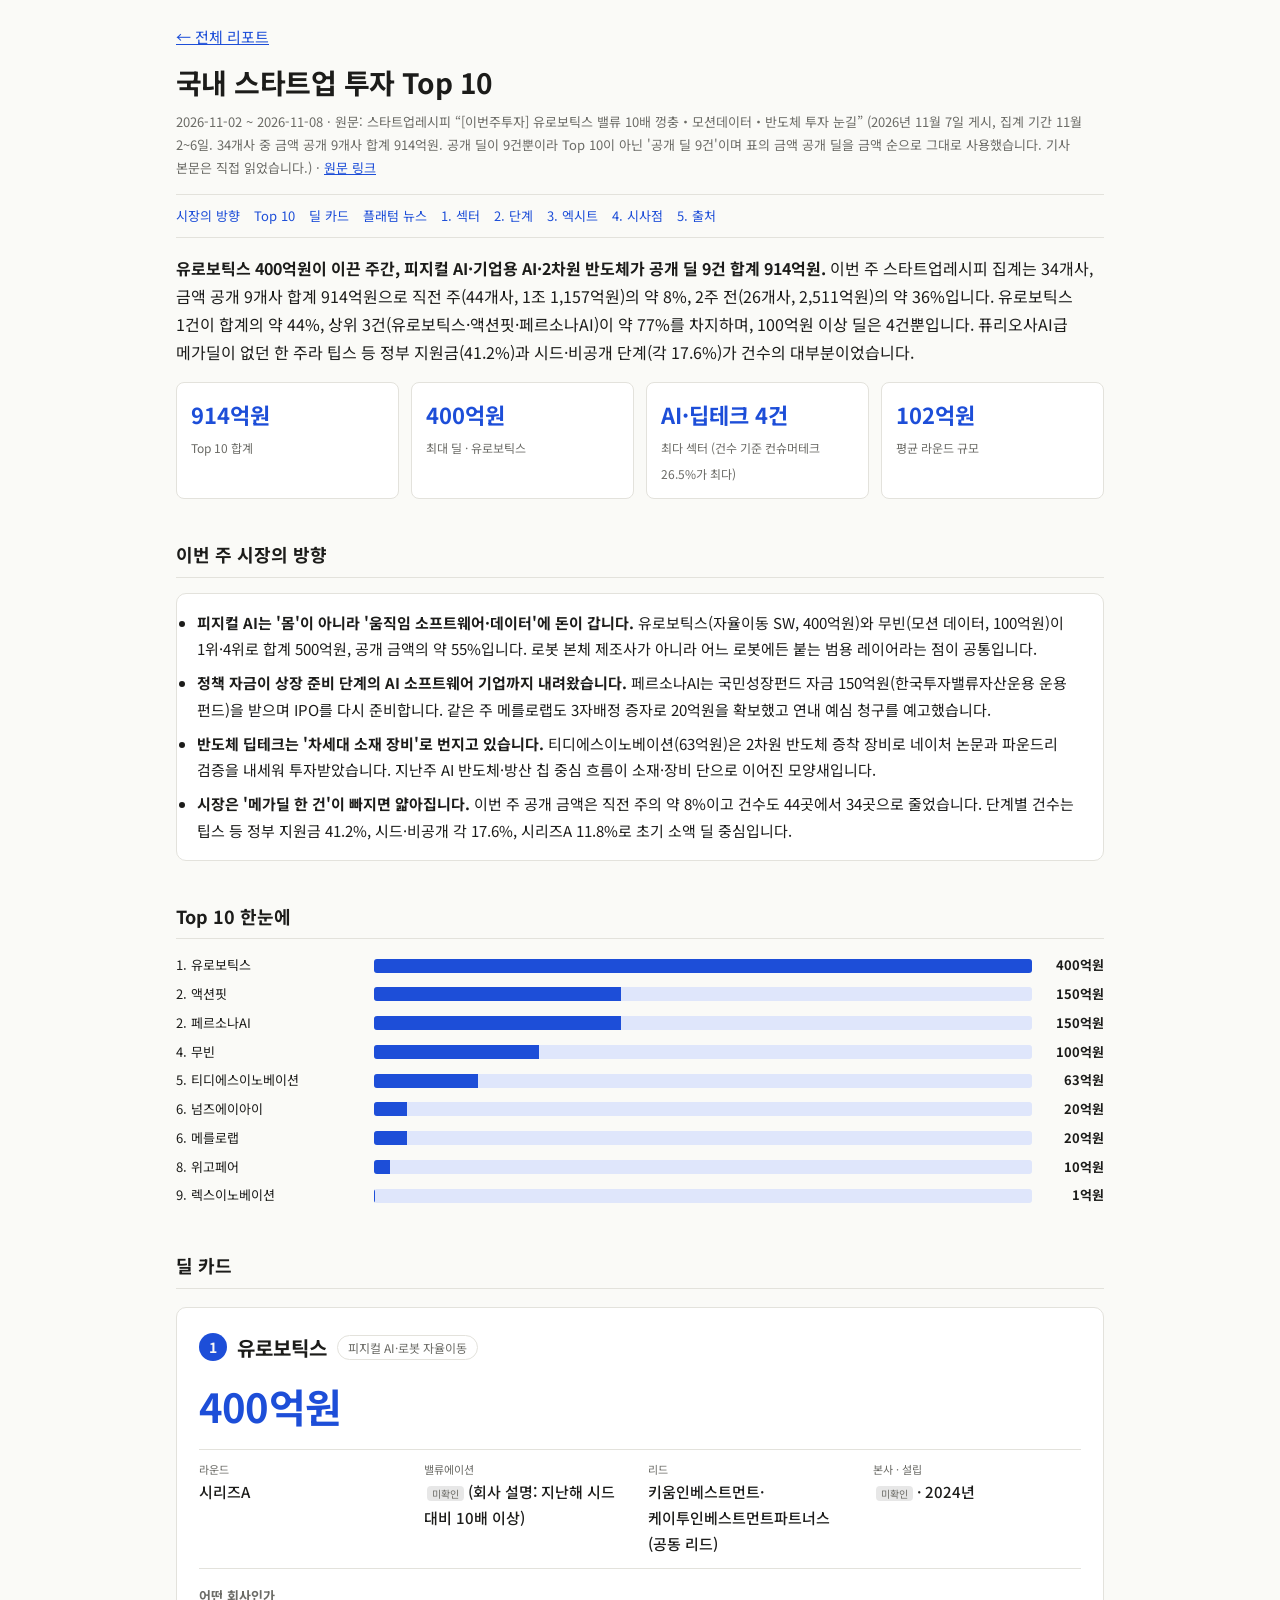
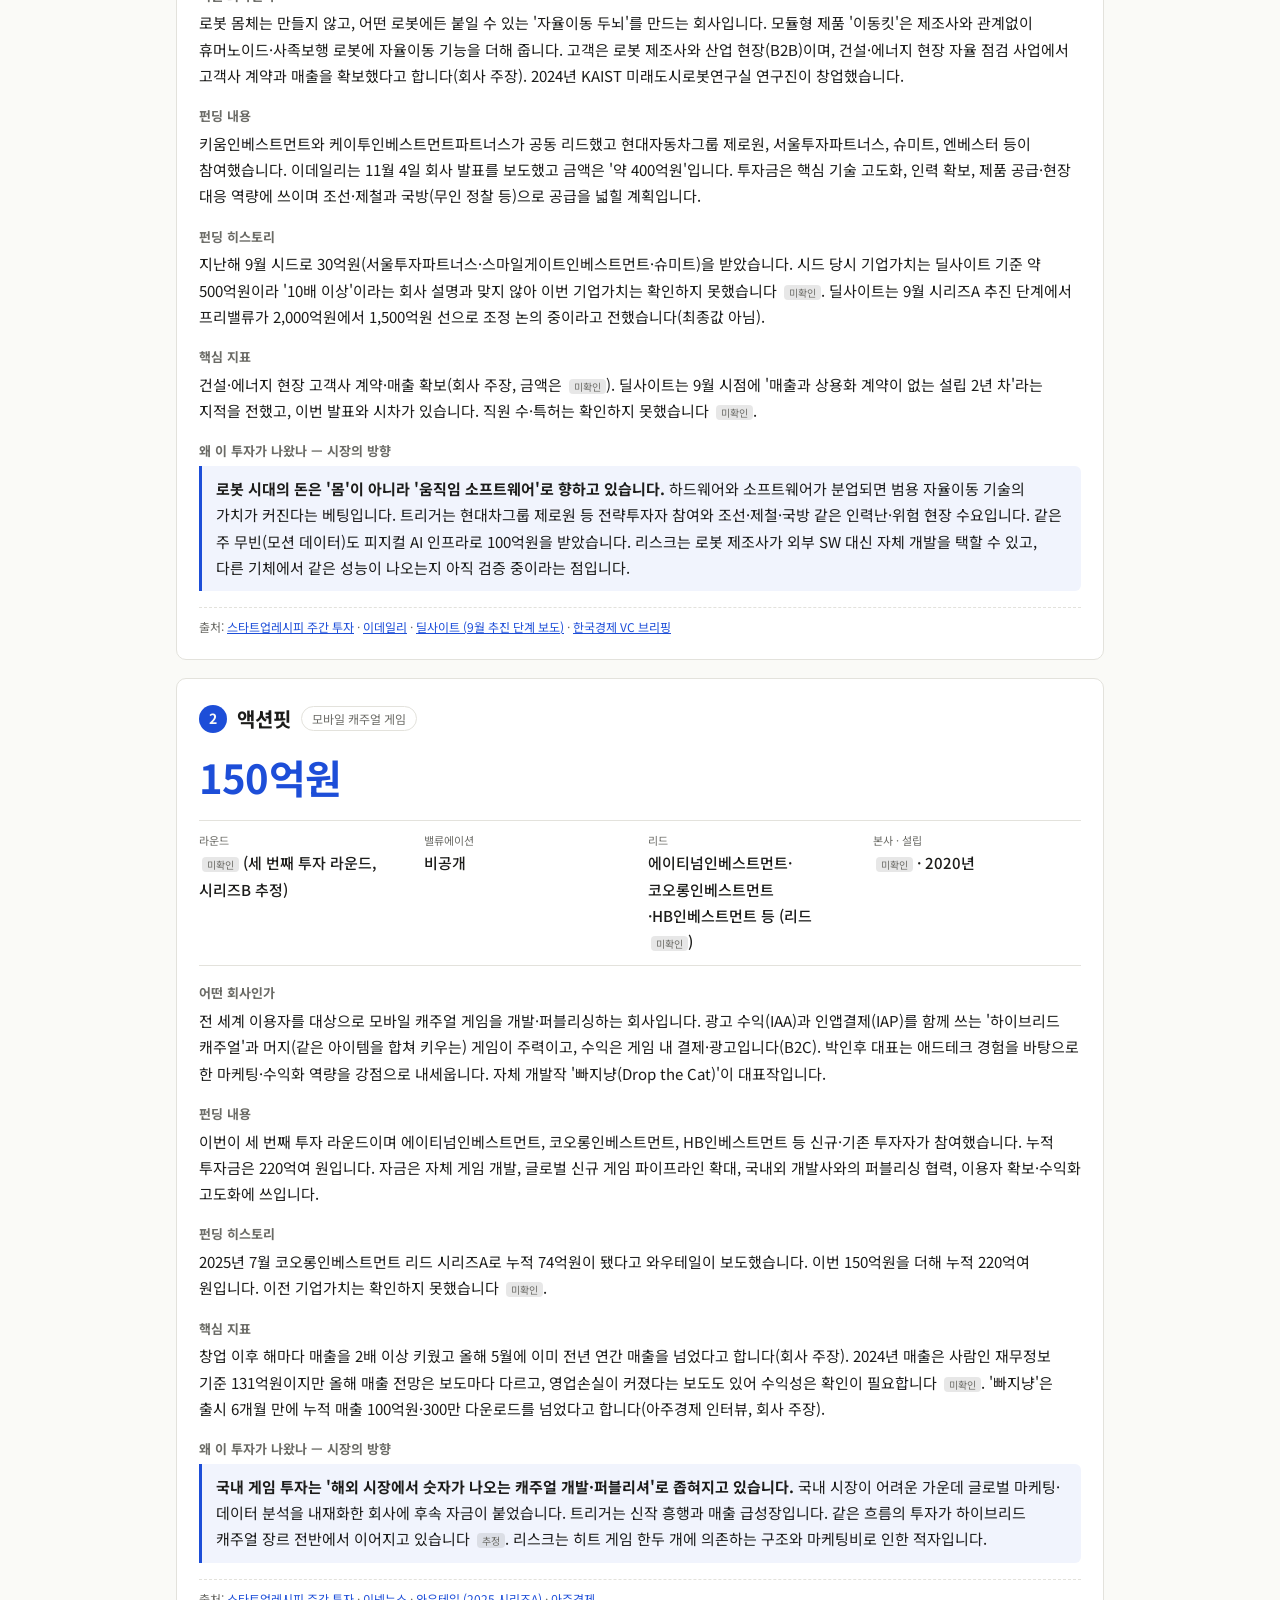
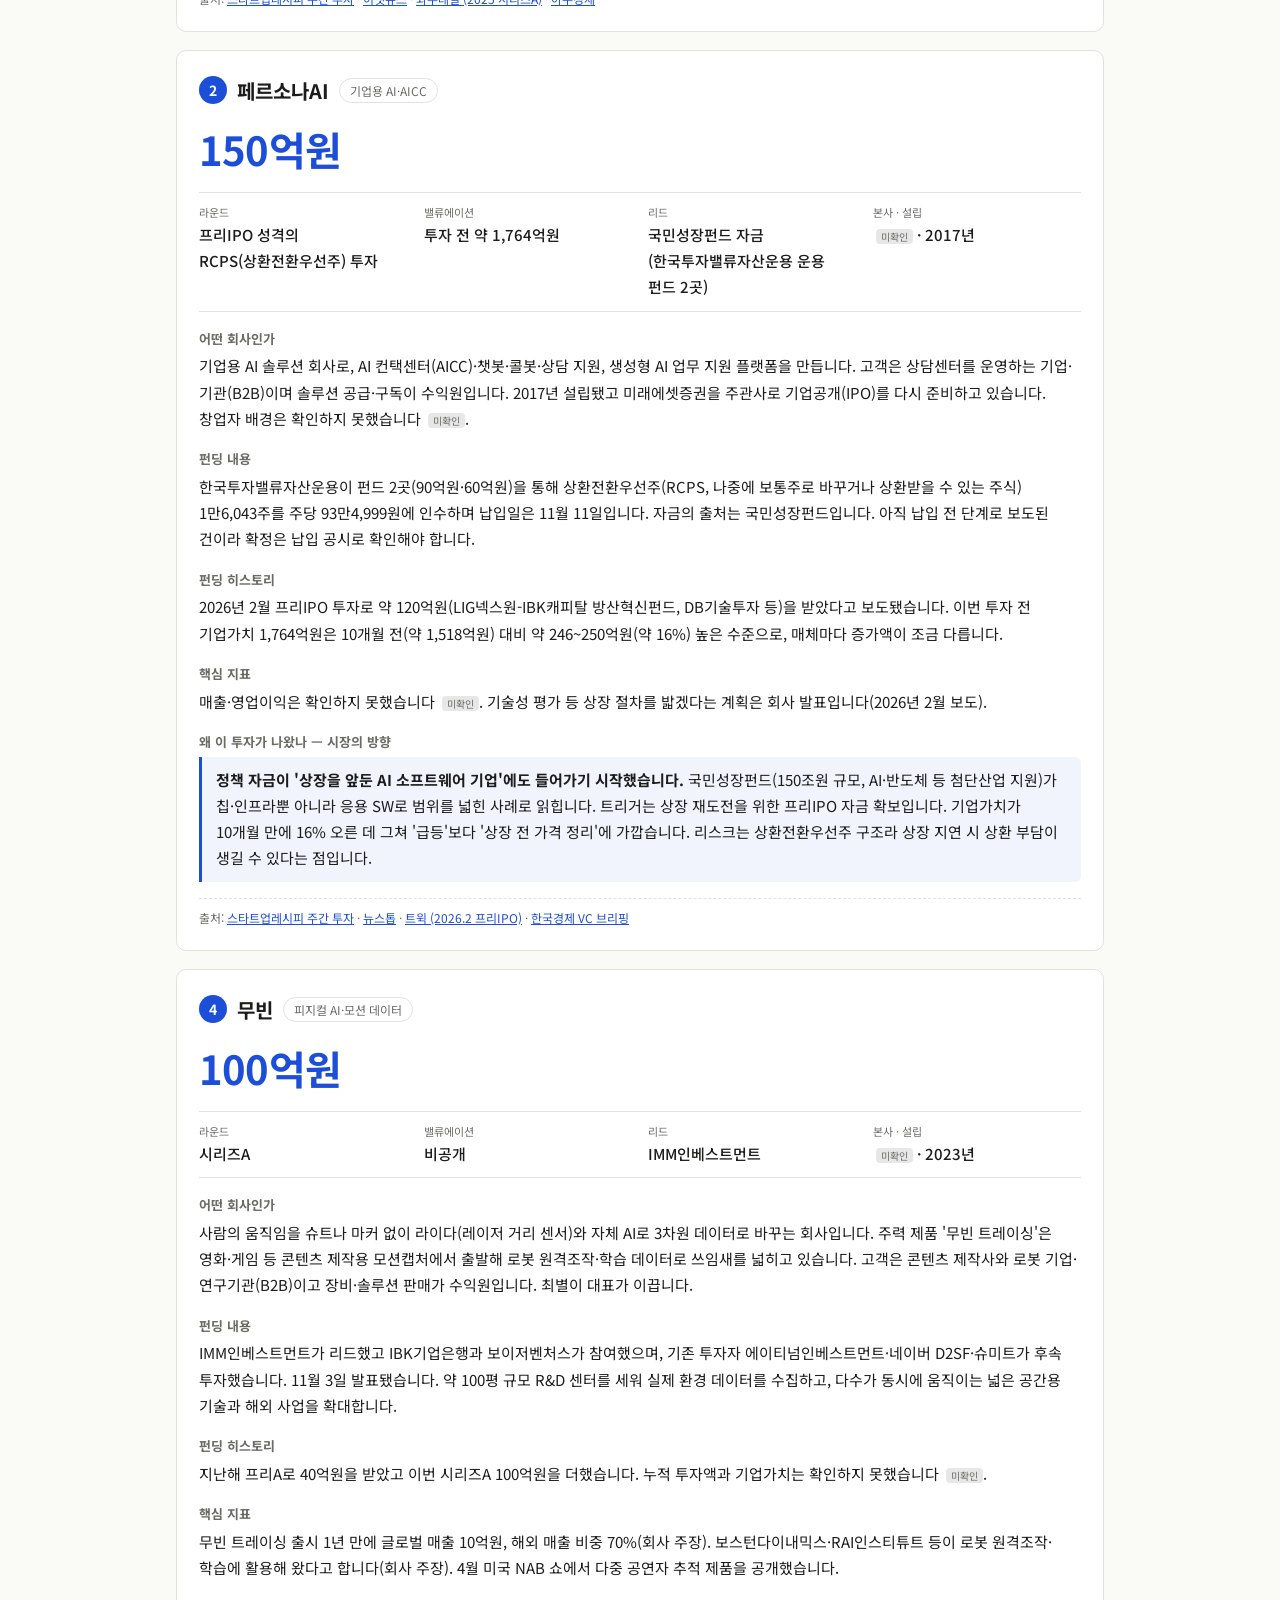
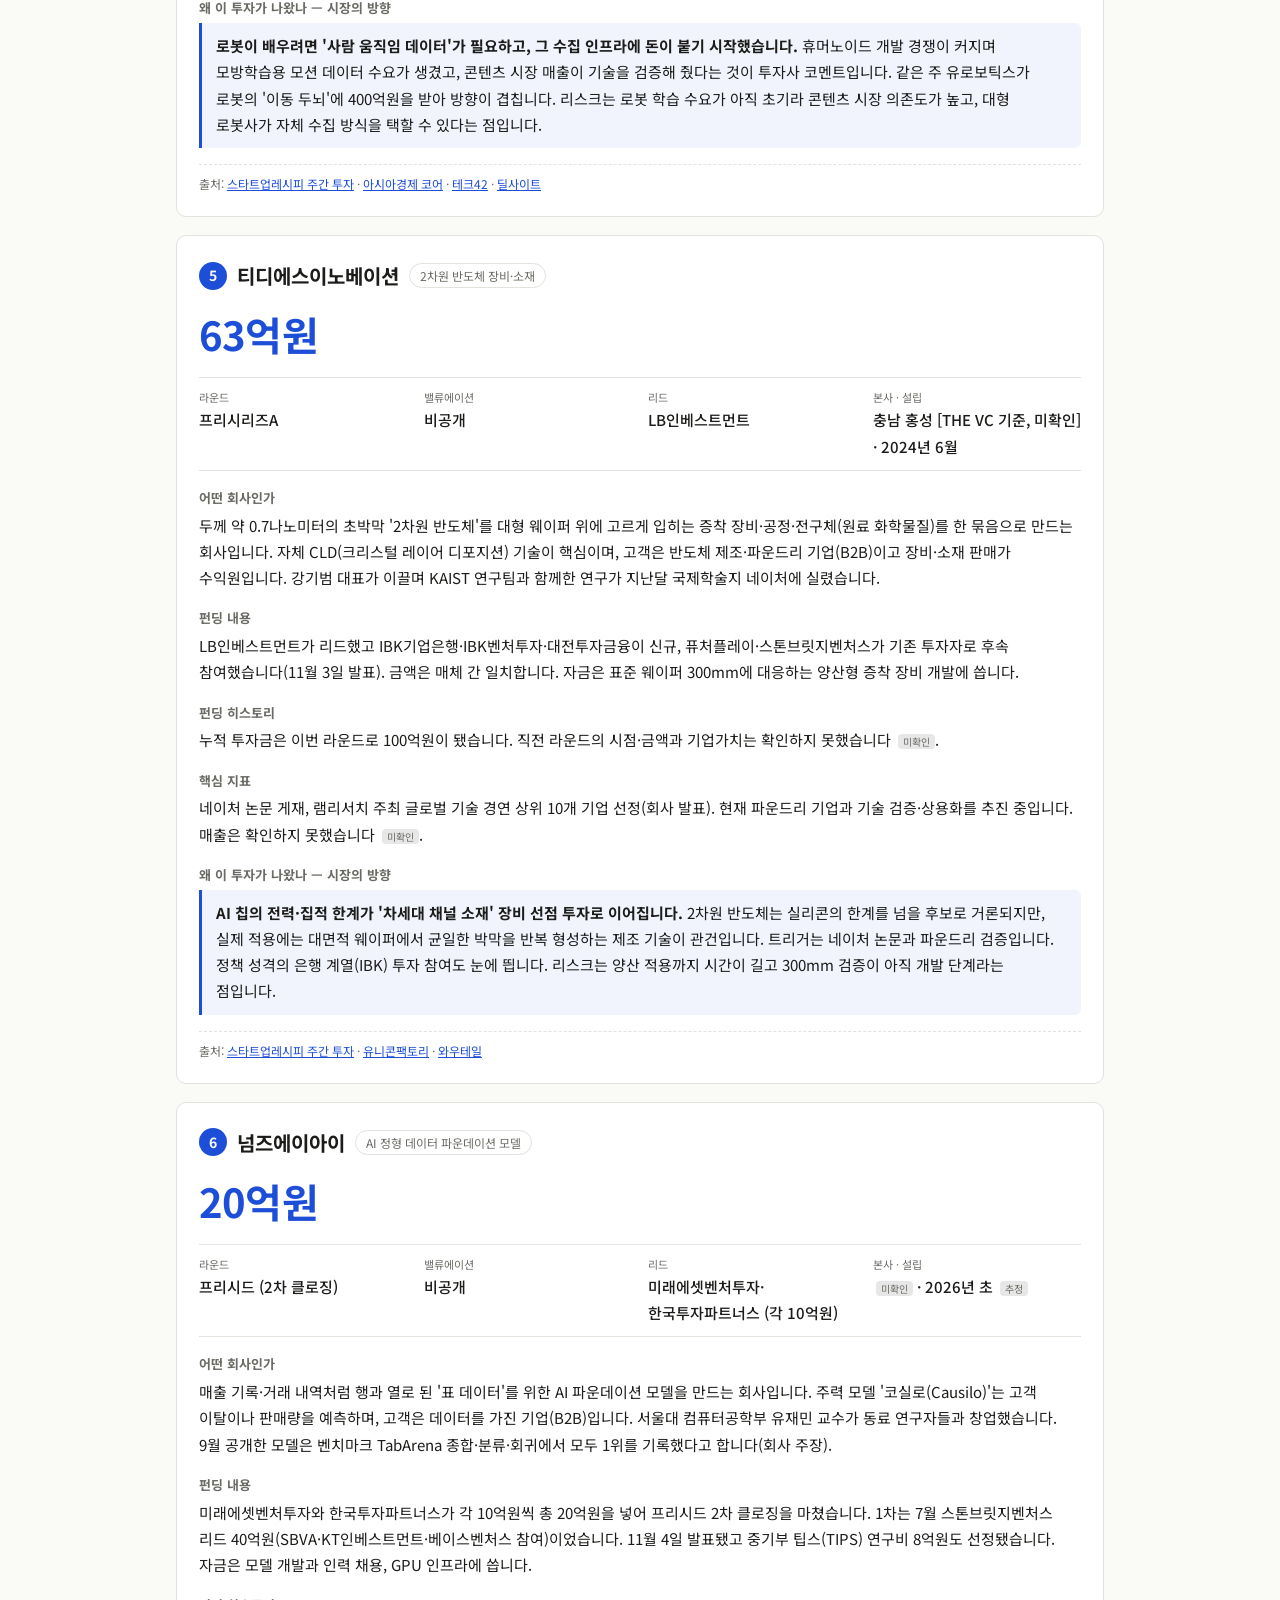
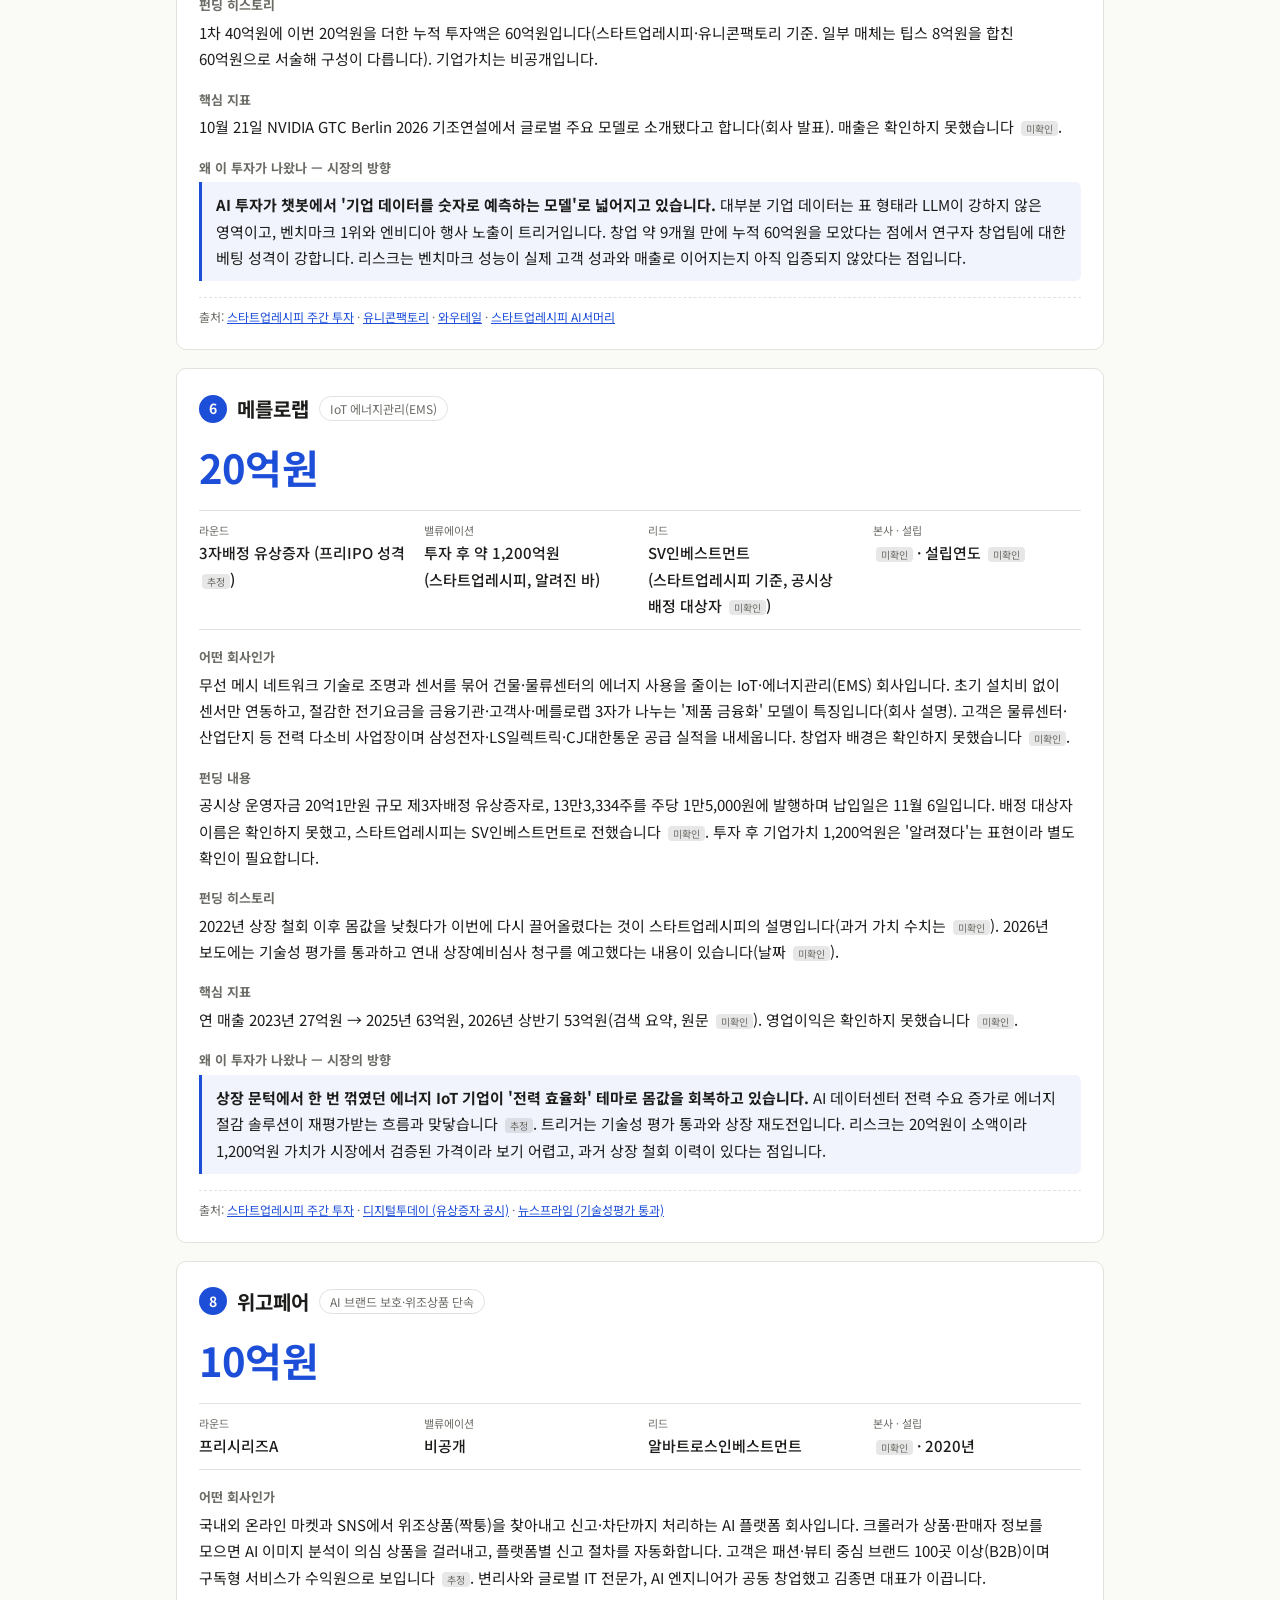
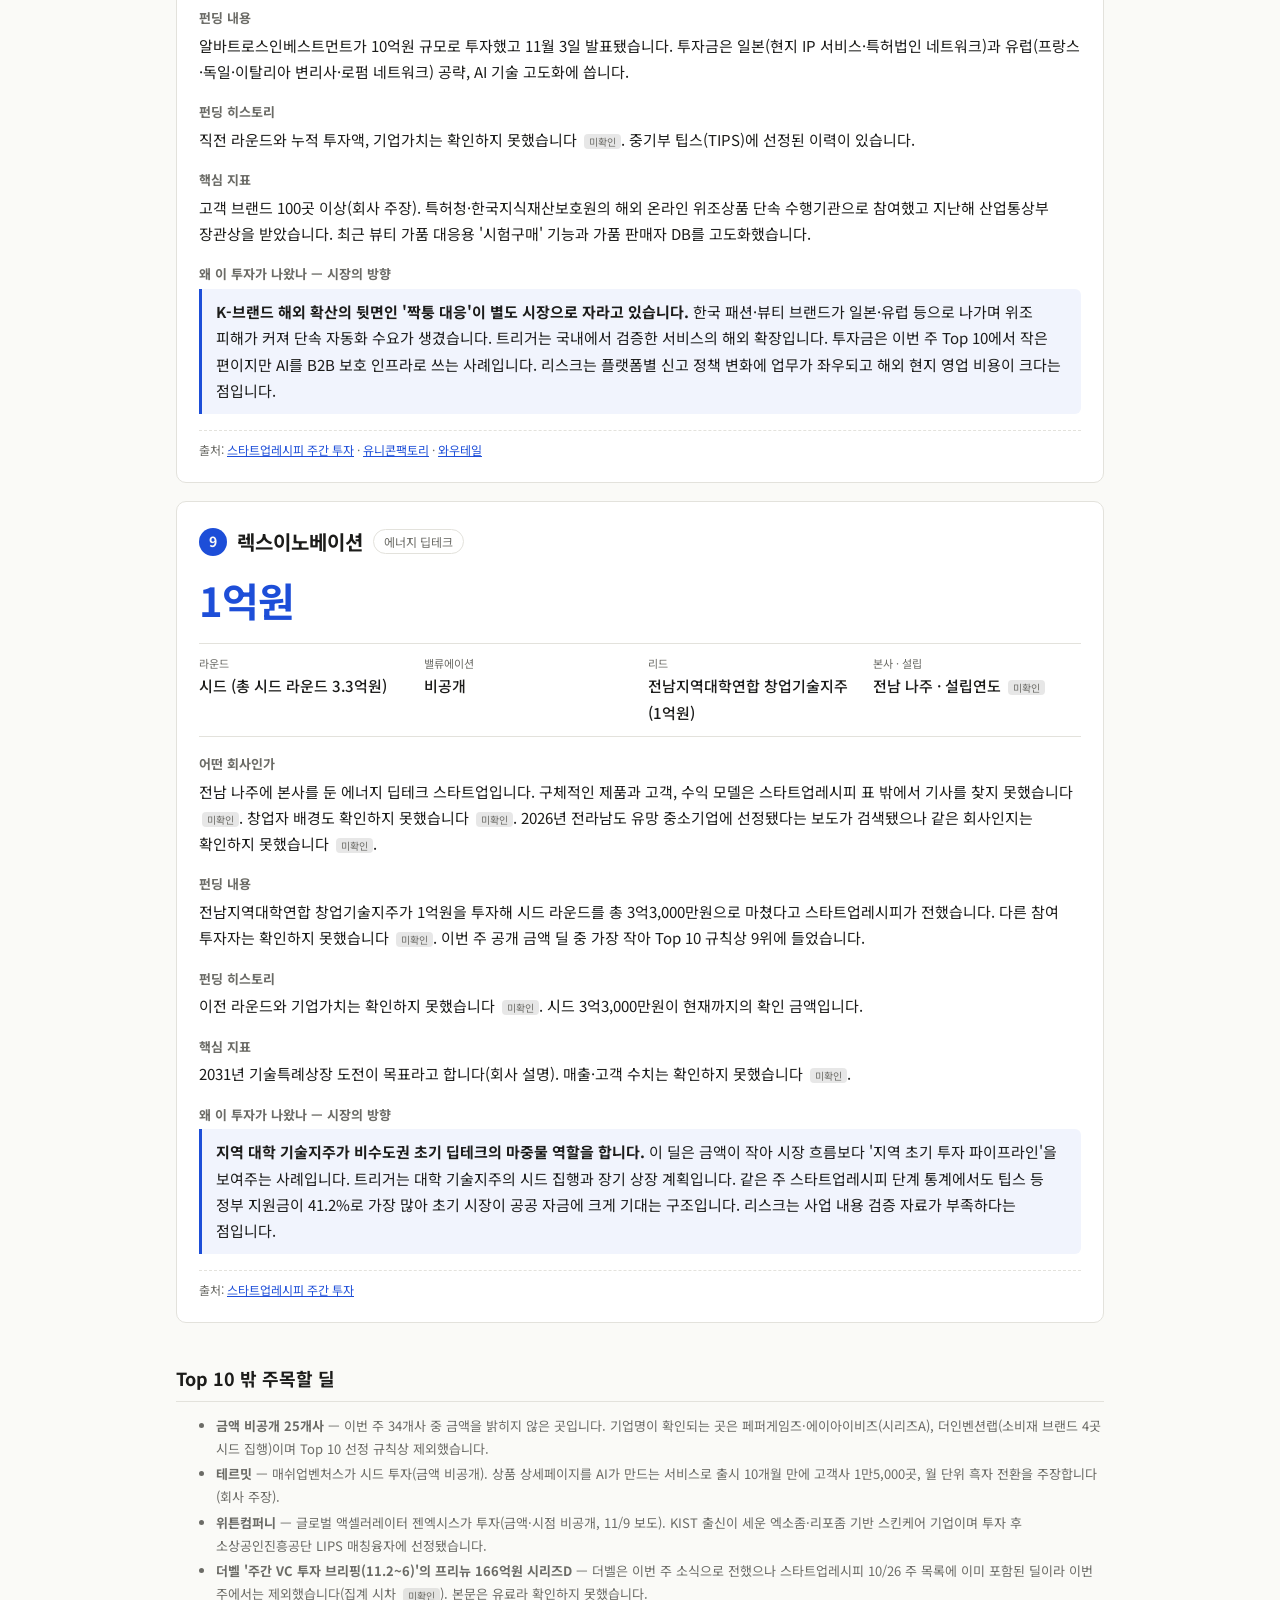
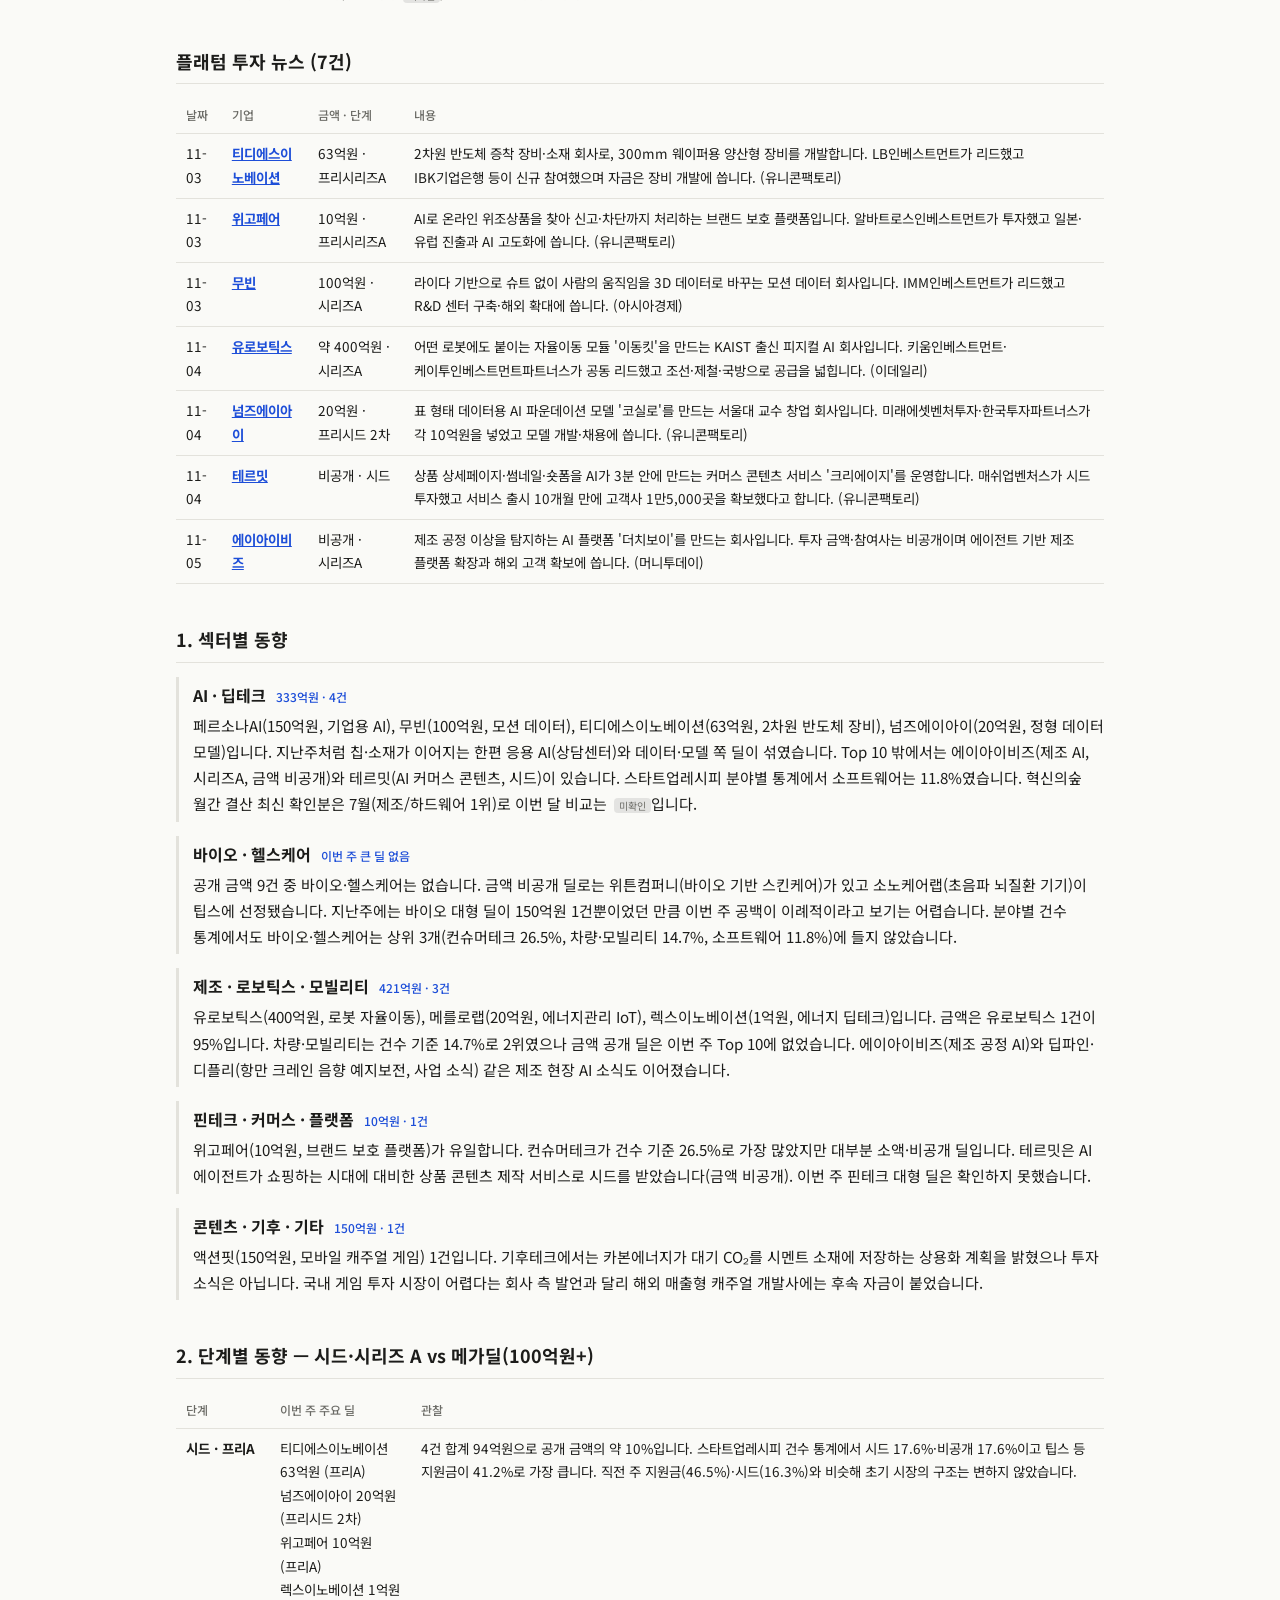
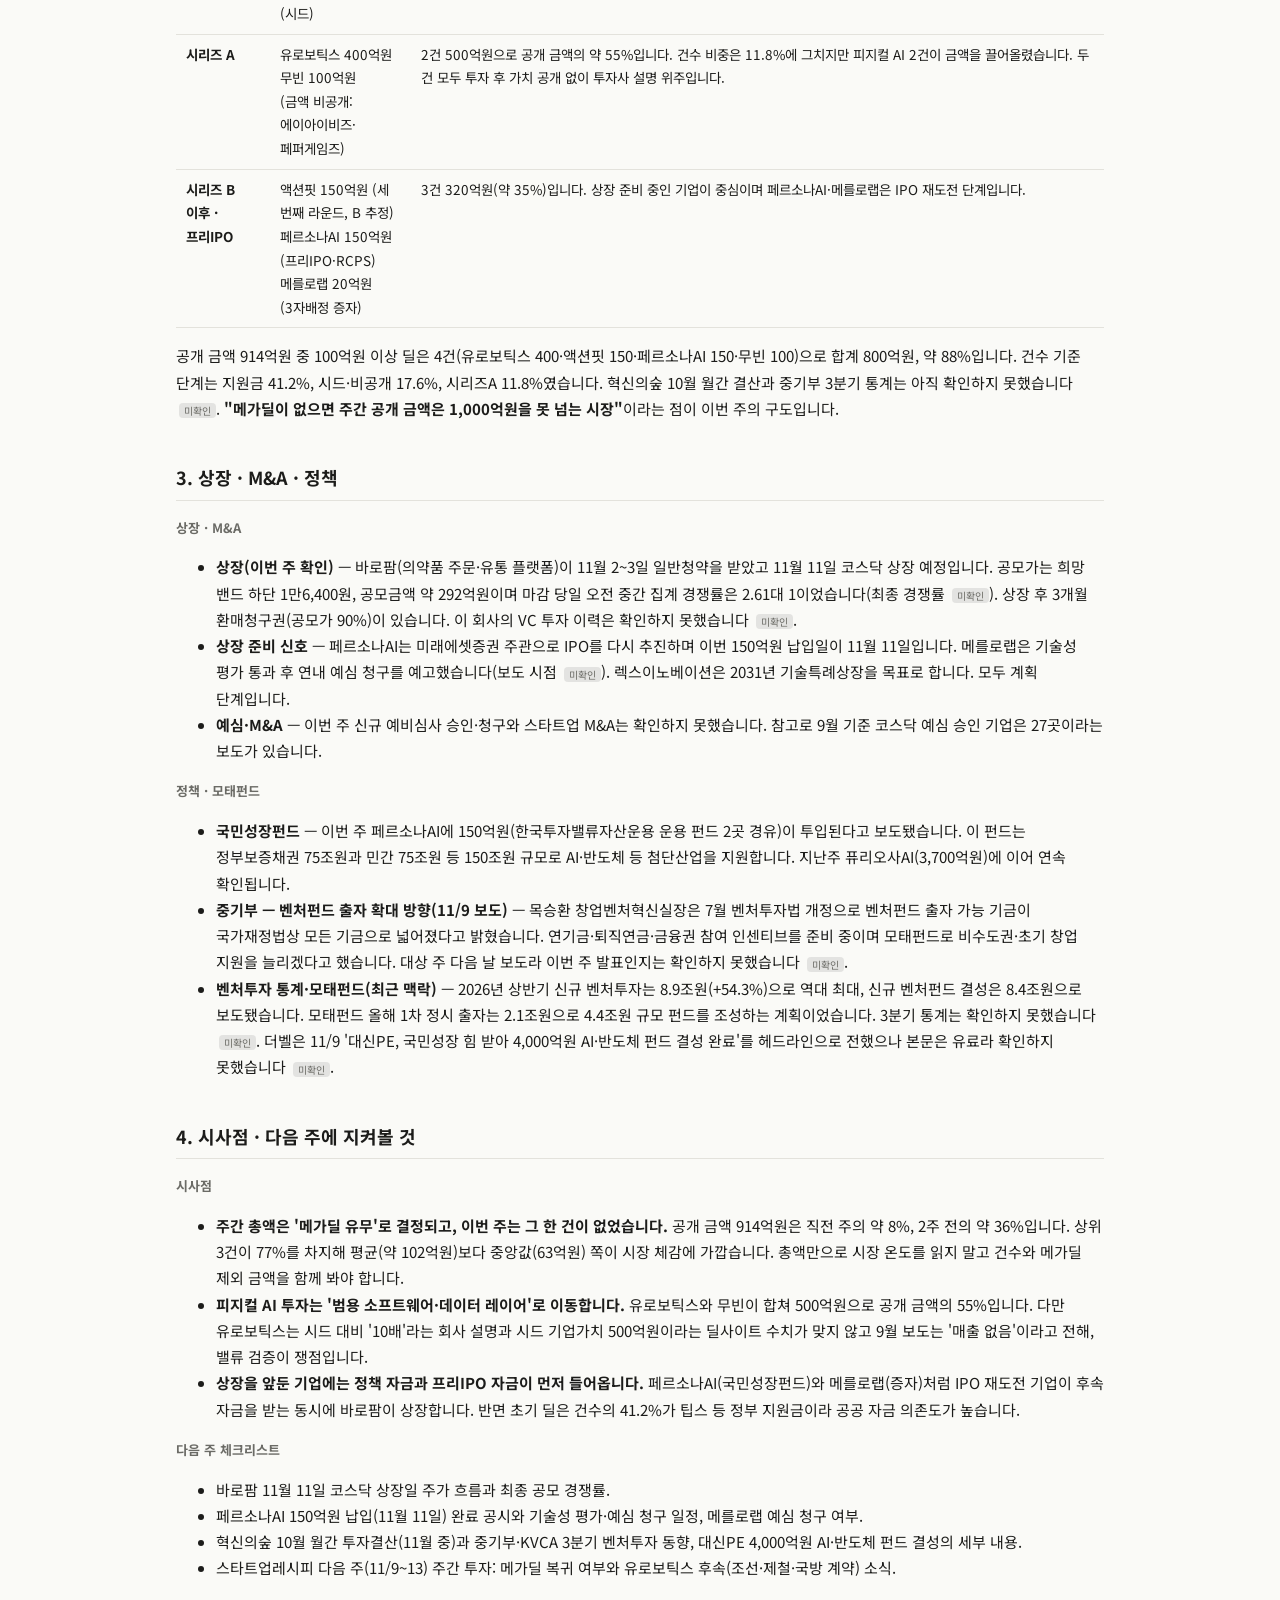
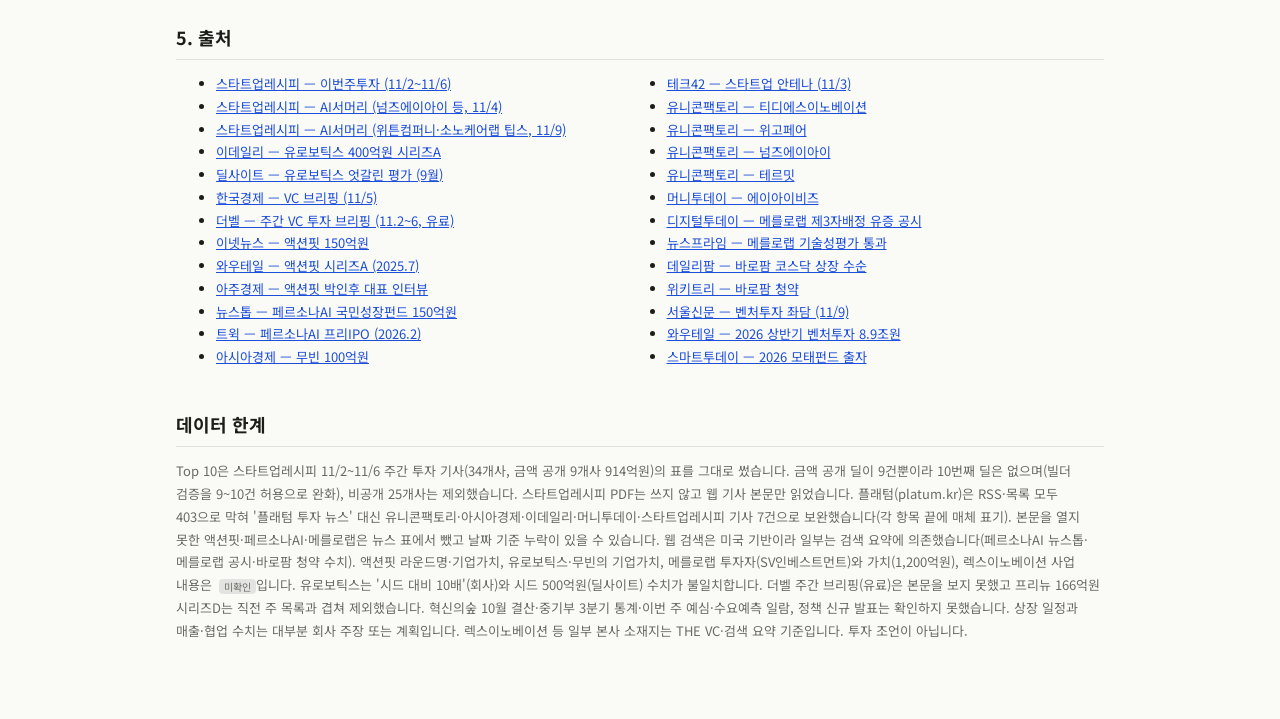
<file: kr/reports/2026-11-02.html>
<!doctype html><html lang="ko"><head><meta charset="utf-8"><meta name="viewport" content="width=device-width,initial-scale=1"><title>국내 스타트업 투자 Top 10 | 2026-11-02~2026-11-08</title>
<link href="https://fonts.googleapis.com/css2?family=Noto+Sans+KR:wght@400;500;700&display=swap" rel="stylesheet"><style>*{box-sizing:border-box}:root{--bg:#fafaf7;--fg:#1c1c1a;--mut:#6b6b66;--ln:#e3e2dc;--card:#fff;--ac:#1d4ed8;--bar:#dfe6fb;--why:#f1f4fd}
@media(prefers-color-scheme:dark){:root{--bg:#121214;--fg:#ececea;--mut:#9a9a94;--ln:#2c2c30;--card:#1a1a1d;--ac:#7ea2ff;--bar:#273253;--why:#1e2333}}
body{margin:0;background:var(--bg);color:var(--fg);font:15px/1.75 'Noto Sans KR',sans-serif;font-variant-numeric:tabular-nums;word-break:keep-all;overflow-wrap:anywhere}
.w{max-width:960px;margin:0 auto;padding:24px 16px 64px}a{color:var(--ac)}h1{font-size:28px;margin:8px 0 4px;letter-spacing:-.02em}h2{font-size:18px;margin:40px 0 12px;border-bottom:1px solid var(--ln);padding-bottom:6px}
.sub{color:var(--mut);font-size:13px}.lead{font-size:16px;margin:16px 0}
.tiles{display:grid;grid-template-columns:repeat(auto-fit,minmax(200px,1fr));gap:12px}.tile{background:var(--card);border:1px solid var(--ln);border-radius:8px;padding:12px 14px}.tile b{display:block;font-size:22px;color:var(--ac)}.tile span{font-size:12px;color:var(--mut)}
.trend{background:var(--card);border:1px solid var(--ln);border-radius:10px;padding:8px 20px}.trend li{margin:8px 0}
.bar{display:grid;grid-template-columns:minmax(120px,190px) 1fr 64px;gap:8px;align-items:center;text-decoration:none;color:var(--fg);padding:3px 0;font-size:13px}.bt{background:var(--bar);height:14px;border-radius:3px;overflow:hidden;display:block}.bt i{display:block;height:100%;background:var(--ac)}.ba{text-align:right;font-weight:700}
.card{background:var(--card);border:1px solid var(--ln);border-radius:10px;padding:22px;margin:18px 0;scroll-margin-top:12px}.ch{display:flex;gap:10px;align-items:center;flex-wrap:wrap}.ch h3{margin:0;font-size:20px}.rk{background:var(--ac);color:var(--bg);border-radius:50%;width:28px;height:28px;display:inline-flex;align-items:center;justify-content:center;font-weight:700;font-size:14px}
.tag{font-size:12px;border:1px solid var(--ln);border-radius:99px;padding:1px 10px;color:var(--mut)}.amt{font-size:40px;font-weight:700;color:var(--ac);margin:6px 0;letter-spacing:-.02em}
.meta{display:grid;grid-template-columns:repeat(auto-fit,minmax(200px,1fr));gap:8px 16px;margin:8px 0 12px;padding:10px 0;border-top:1px solid var(--ln);border-bottom:1px solid var(--ln)}.meta dt{font-size:11px;color:var(--mut)}.meta dd{margin:0;font-weight:500}
h4{font-size:13px;color:var(--mut);margin:16px 0 3px}.card p{margin:0}.why{background:var(--why);border-left:3px solid var(--ac);padding:10px 14px;border-radius:0 6px 6px 0}
.src{margin-top:16px;font-size:12px;color:var(--mut);border-top:1px dashed var(--ln);padding-top:8px}
.u{font-size:10px;background:#8883;color:var(--mut);border-radius:4px;padding:0 5px;margin-left:3px;font-weight:400;white-space:nowrap;vertical-align:middle}.small{font-size:13px;color:var(--mut)}.sec{border-left:3px solid var(--ln);padding:4px 0 4px 14px;margin:14px 0}.sh{display:flex;gap:10px;align-items:baseline;flex-wrap:wrap}.sh b{font-size:16px}.sh span{font-size:12px;color:var(--ac);font-weight:500}.sec p{margin:4px 0 0}.tw{overflow-x:auto}table{border-collapse:collapse;width:100%;font-size:13.5px}th,td{border-bottom:1px solid var(--ln);padding:8px 10px;text-align:left;vertical-align:top}th{font-size:12px;color:var(--mut);font-weight:500}.srcs{columns:2;font-size:13px}@media(max-width:600px){.srcs{columns:1}table{font-size:13px}td,th{padding:6px}}.small li{margin:3px 0}
@media(max-width:600px){.bar{grid-template-columns:1fr 56px}.bt{grid-column:1/-1;order:3}.amt{font-size:34px}.card{padding:16px}}.toc{display:flex;flex-wrap:wrap;gap:6px 14px;font-size:13px;margin:14px 0 0;padding:10px 0;border-top:1px solid var(--ln);border-bottom:1px solid var(--ln)}.toc a{text-decoration:none}</style></head><body><div class="w">
<a href="../../index.html">← 전체 리포트</a><h1>국내 스타트업 투자 Top 10</h1><div class="sub">2026-11-02 ~ 2026-11-08 · 원문: 스타트업레시피 “[이번주투자] 유로보틱스 밸류 10배 껑충‧모션데이터‧반도체 투자 눈길” (2026년 11월 7일 게시, 집계 기간 11월 2~6일. 34개사 중 금액 공개 9개사 합계 914억원. 공개 딜이 9건뿐이라 Top 10이 아닌 '공개 딜 9건'이며 표의 금액 공개 딜을 금액 순으로 그대로 사용했습니다. 기사 본문은 직접 읽었습니다.) · <a href="https://startuprecipe.co.kr/archives/5840517">원문 링크</a></div>
<nav class="toc"><a href="#trend">시장의 방향</a><a href="#chart">Top 10</a><a href="#cards">딜 카드</a><a href="#news">플래텀 뉴스</a><a href="#s1">1. 섹터</a><a href="#s2">2. 단계</a><a href="#s3">3. 엑시트</a><a href="#s4">4. 시사점</a><a href="#s5">5. 출처</a></nav>
<p class="lead"><b>유로보틱스 400억원이 이끈 주간, 피지컬 AI·기업용 AI·2차원 반도체가 공개 딜 9건 합계 914억원.</b> 이번 주 스타트업레시피 집계는 34개사, 금액 공개 9개사 합계 914억원으로 직전 주(44개사, 1조 1,157억원)의 약 8%, 2주 전(26개사, 2,511억원)의 약 36%입니다. 유로보틱스 1건이 합계의 약 44%, 상위 3건(유로보틱스·액션핏·페르소나AI)이 약 77%를 차지하며, 100억원 이상 딜은 4건뿐입니다. 퓨리오사AI급 메가딜이 없던 한 주라 팁스 등 정부 지원금(41.2%)과 시드·비공개 단계(각 17.6%)가 건수의 대부분이었습니다.</p>
<div class="tiles"><div class="tile"><b>914억원</b><span>Top 10 합계</span></div><div class="tile"><b>400억원</b><span>최대 딜 · 유로보틱스</span></div><div class="tile"><b>AI·딥테크 4건</b><span>최다 섹터 (건수 기준 컨슈머테크 26.5%가 최다)</span></div><div class="tile"><b>102억원</b><span>평균 라운드 규모</span></div></div>
<h2 id="trend">이번 주 시장의 방향</h2><ul class="trend"><li><b>피지컬 AI는 '몸'이 아니라 '움직임 소프트웨어·데이터'에 돈이 갑니다.</b> 유로보틱스(자율이동 SW, 400억원)와 무빈(모션 데이터, 100억원)이 1위·4위로 합계 500억원, 공개 금액의 약 55%입니다. 로봇 본체 제조사가 아니라 어느 로봇에든 붙는 범용 레이어라는 점이 공통입니다.</li><li><b>정책 자금이 상장 준비 단계의 AI 소프트웨어 기업까지 내려왔습니다.</b> 페르소나AI는 국민성장펀드 자금 150억원(한국투자밸류자산운용 운용 펀드)을 받으며 IPO를 다시 준비합니다. 같은 주 메를로랩도 3자배정 증자로 20억원을 확보했고 연내 예심 청구를 예고했습니다.</li><li><b>반도체 딥테크는 '차세대 소재 장비'로 번지고 있습니다.</b> 티디에스이노베이션(63억원)은 2차원 반도체 증착 장비로 네이처 논문과 파운드리 검증을 내세워 투자받았습니다. 지난주 AI 반도체·방산 칩 중심 흐름이 소재·장비 단으로 이어진 모양새입니다.</li><li><b>시장은 '메가딜 한 건'이 빠지면 얇아집니다.</b> 이번 주 공개 금액은 직전 주의 약 8%이고 건수도 44곳에서 34곳으로 줄었습니다. 단계별 건수는 팁스 등 정부 지원금 41.2%, 시드·비공개 각 17.6%, 시리즈A 11.8%로 초기 소액 딜 중심입니다.</li></ul>
<h2 id="chart">Top 10 한눈에</h2><a class="bar" href="#d1"><span class="bn">1. 유로보틱스</span><span class="bt"><i style="width:100.0%"></i></span><span class="ba">400억원</span></a><a class="bar" href="#d2"><span class="bn">2. 액션핏</span><span class="bt"><i style="width:37.5%"></i></span><span class="ba">150억원</span></a><a class="bar" href="#d3"><span class="bn">2. 페르소나AI</span><span class="bt"><i style="width:37.5%"></i></span><span class="ba">150억원</span></a><a class="bar" href="#d4"><span class="bn">4. 무빈</span><span class="bt"><i style="width:25.0%"></i></span><span class="ba">100억원</span></a><a class="bar" href="#d5"><span class="bn">5. 티디에스이노베이션</span><span class="bt"><i style="width:15.8%"></i></span><span class="ba">63억원</span></a><a class="bar" href="#d6"><span class="bn">6. 넘즈에이아이</span><span class="bt"><i style="width:5.0%"></i></span><span class="ba">20억원</span></a><a class="bar" href="#d7"><span class="bn">6. 메를로랩</span><span class="bt"><i style="width:5.0%"></i></span><span class="ba">20억원</span></a><a class="bar" href="#d8"><span class="bn">8. 위고페어</span><span class="bt"><i style="width:2.5%"></i></span><span class="ba">10억원</span></a><a class="bar" href="#d9"><span class="bn">9. 렉스이노베이션</span><span class="bt"><i style="width:0.2%"></i></span><span class="ba">1억원</span></a>
<h2 id="cards">딜 카드</h2><article class="card" id="d1"><div class="ch"><span class="rk">1</span><h3>유로보틱스</h3><span class="tag">피지컬 AI·로봇 자율이동</span></div>
<div class="amt">400억원</div>
<dl class="meta"><div><dt>라운드</dt><dd>시리즈A</dd></div><div><dt>밸류에이션</dt><dd><span class="u">미확인</span> (회사 설명: 지난해 시드 대비 10배 이상)</dd></div><div><dt>리드</dt><dd>키움인베스트먼트·케이투인베스트먼트파트너스 (공동 리드)</dd></div><div><dt>본사 · 설립</dt><dd><span class="u">미확인</span> · 2024년</dd></div></dl>
<h4>어떤 회사인가</h4><p>로봇 몸체는 만들지 않고, 어떤 로봇에든 붙일 수 있는 '자율이동 두뇌'를 만드는 회사입니다. 모듈형 제품 '이동킷'은 제조사와 관계없이 휴머노이드·사족보행 로봇에 자율이동 기능을 더해 줍니다. 고객은 로봇 제조사와 산업 현장(B2B)이며, 건설·에너지 현장 자율 점검 사업에서 고객사 계약과 매출을 확보했다고 합니다(회사 주장). 2024년 KAIST 미래도시로봇연구실 연구진이 창업했습니다.</p><h4>펀딩 내용</h4><p>키움인베스트먼트와 케이투인베스트먼트파트너스가 공동 리드했고 현대자동차그룹 제로원, 서울투자파트너스, 슈미트, 엔베스터 등이 참여했습니다. 이데일리는 11월 4일 회사 발표를 보도했고 금액은 '약 400억원'입니다. 투자금은 핵심 기술 고도화, 인력 확보, 제품 공급·현장 대응 역량에 쓰이며 조선·제철과 국방(무인 정찰 등)으로 공급을 넓힐 계획입니다.</p><h4>펀딩 히스토리</h4><p>지난해 9월 시드로 30억원(서울투자파트너스·스마일게이트인베스트먼트·슈미트)을 받았습니다. 시드 당시 기업가치는 딜사이트 기준 약 500억원이라 '10배 이상'이라는 회사 설명과 맞지 않아 이번 기업가치는 확인하지 못했습니다 <span class="u">미확인</span>. 딜사이트는 9월 시리즈A 추진 단계에서 프리밸류가 2,000억원에서 1,500억원 선으로 조정 논의 중이라고 전했습니다(최종값 아님).</p><h4>핵심 지표</h4><p>건설·에너지 현장 고객사 계약·매출 확보(회사 주장, 금액은 <span class="u">미확인</span>). 딜사이트는 9월 시점에 '매출과 상용화 계약이 없는 설립 2년 차'라는 지적을 전했고, 이번 발표와 시차가 있습니다. 직원 수·특허는 확인하지 못했습니다 <span class="u">미확인</span>.</p><h4>왜 이 투자가 나왔나 — 시장의 방향</h4><p class="why"><b>로봇 시대의 돈은 '몸'이 아니라 '움직임 소프트웨어'로 향하고 있습니다.</b> 하드웨어와 소프트웨어가 분업되면 범용 자율이동 기술의 가치가 커진다는 베팅입니다. 트리거는 현대차그룹 제로원 등 전략투자자 참여와 조선·제철·국방 같은 인력난·위험 현장 수요입니다. 같은 주 무빈(모션 데이터)도 피지컬 AI 인프라로 100억원을 받았습니다. 리스크는 로봇 제조사가 외부 SW 대신 자체 개발을 택할 수 있고, 다른 기체에서 같은 성능이 나오는지 아직 검증 중이라는 점입니다.</p>
<div class="src">출처: <a href="https://startuprecipe.co.kr/archives/5840517">스타트업레시피 주간 투자</a> · <a href="https://edaily.co.kr/News/Read?mediaCodeNo=257&newsId=03870406645642440">이데일리</a> · <a href="https://dealsite.co.kr/articles/168144">딜사이트 (9월 추진 단계 보도)</a> · <a href="https://www.hankyung.com/article/202611046544r">한국경제 VC 브리핑</a></div></article><article class="card" id="d2"><div class="ch"><span class="rk">2</span><h3>액션핏</h3><span class="tag">모바일 캐주얼 게임</span></div>
<div class="amt">150억원</div>
<dl class="meta"><div><dt>라운드</dt><dd><span class="u">미확인</span> (세 번째 투자 라운드, 시리즈B 추정)</dd></div><div><dt>밸류에이션</dt><dd>비공개</dd></div><div><dt>리드</dt><dd>에이티넘인베스트먼트·코오롱인베스트먼트·HB인베스트먼트 등 (리드 <span class="u">미확인</span>)</dd></div><div><dt>본사 · 설립</dt><dd><span class="u">미확인</span> · 2020년</dd></div></dl>
<h4>어떤 회사인가</h4><p>전 세계 이용자를 대상으로 모바일 캐주얼 게임을 개발·퍼블리싱하는 회사입니다. 광고 수익(IAA)과 인앱결제(IAP)를 함께 쓰는 '하이브리드 캐주얼'과 머지(같은 아이템을 합쳐 키우는) 게임이 주력이고, 수익은 게임 내 결제·광고입니다(B2C). 박인후 대표는 애드테크 경험을 바탕으로 한 마케팅·수익화 역량을 강점으로 내세웁니다. 자체 개발작 '빠지냥(Drop the Cat)'이 대표작입니다.</p><h4>펀딩 내용</h4><p>이번이 세 번째 투자 라운드이며 에이티넘인베스트먼트, 코오롱인베스트먼트, HB인베스트먼트 등 신규·기존 투자자가 참여했습니다. 누적 투자금은 220억여 원입니다. 자금은 자체 게임 개발, 글로벌 신규 게임 파이프라인 확대, 국내외 개발사와의 퍼블리싱 협력, 이용자 확보·수익화 고도화에 쓰입니다.</p><h4>펀딩 히스토리</h4><p>2025년 7월 코오롱인베스트먼트 리드 시리즈A로 누적 74억원이 됐다고 와우테일이 보도했습니다. 이번 150억원을 더해 누적 220억여 원입니다. 이전 기업가치는 확인하지 못했습니다 <span class="u">미확인</span>.</p><h4>핵심 지표</h4><p>창업 이후 해마다 매출을 2배 이상 키웠고 올해 5월에 이미 전년 연간 매출을 넘었다고 합니다(회사 주장). 2024년 매출은 사람인 재무정보 기준 131억원이지만 올해 매출 전망은 보도마다 다르고, 영업손실이 커졌다는 보도도 있어 수익성은 확인이 필요합니다 <span class="u">미확인</span>. '빠지냥'은 출시 6개월 만에 누적 매출 100억원·300만 다운로드를 넘었다고 합니다(아주경제 인터뷰, 회사 주장).</p><h4>왜 이 투자가 나왔나 — 시장의 방향</h4><p class="why"><b>국내 게임 투자는 '해외 시장에서 숫자가 나오는 캐주얼 개발·퍼블리셔'로 좁혀지고 있습니다.</b> 국내 시장이 어려운 가운데 글로벌 마케팅·데이터 분석을 내재화한 회사에 후속 자금이 붙었습니다. 트리거는 신작 흥행과 매출 급성장입니다. 같은 흐름의 투자가 하이브리드 캐주얼 장르 전반에서 이어지고 있습니다 <span class="u">추정</span>. 리스크는 히트 게임 한두 개에 의존하는 구조와 마케팅비로 인한 적자입니다.</p>
<div class="src">출처: <a href="https://startuprecipe.co.kr/archives/5840517">스타트업레시피 주간 투자</a> · <a href="https://www.enetnews.co.kr/news/articleView.html?idxno=55897">이넷뉴스</a> · <a href="https://wowtale.net/2025/07/14/243903/">와우테일 (2025 시리즈A)</a> · <a href="https://www.ajunews.com/view/20260725121900279">아주경제</a></div></article><article class="card" id="d3"><div class="ch"><span class="rk">2</span><h3>페르소나AI</h3><span class="tag">기업용 AI·AICC</span></div>
<div class="amt">150억원</div>
<dl class="meta"><div><dt>라운드</dt><dd>프리IPO 성격의 RCPS(상환전환우선주) 투자</dd></div><div><dt>밸류에이션</dt><dd>투자 전 약 1,764억원</dd></div><div><dt>리드</dt><dd>국민성장펀드 자금 (한국투자밸류자산운용 운용 펀드 2곳)</dd></div><div><dt>본사 · 설립</dt><dd><span class="u">미확인</span> · 2017년</dd></div></dl>
<h4>어떤 회사인가</h4><p>기업용 AI 솔루션 회사로, AI 컨택센터(AICC)·챗봇·콜봇·상담 지원, 생성형 AI 업무 지원 플랫폼을 만듭니다. 고객은 상담센터를 운영하는 기업·기관(B2B)이며 솔루션 공급·구독이 수익원입니다. 2017년 설립됐고 미래에셋증권을 주관사로 기업공개(IPO)를 다시 준비하고 있습니다. 창업자 배경은 확인하지 못했습니다 <span class="u">미확인</span>.</p><h4>펀딩 내용</h4><p>한국투자밸류자산운용이 펀드 2곳(90억원·60억원)을 통해 상환전환우선주(RCPS, 나중에 보통주로 바꾸거나 상환받을 수 있는 주식) 1만6,043주를 주당 93만4,999원에 인수하며 납입일은 11월 11일입니다. 자금의 출처는 국민성장펀드입니다. 아직 납입 전 단계로 보도된 건이라 확정은 납입 공시로 확인해야 합니다.</p><h4>펀딩 히스토리</h4><p>2026년 2월 프리IPO 투자로 약 120억원(LIG넥스원-IBK캐피탈 방산혁신펀드, DB기술투자 등)을 받았다고 보도됐습니다. 이번 투자 전 기업가치 1,764억원은 10개월 전(약 1,518억원) 대비 약 246~250억원(약 16%) 높은 수준으로, 매체마다 증가액이 조금 다릅니다.</p><h4>핵심 지표</h4><p>매출·영업이익은 확인하지 못했습니다 <span class="u">미확인</span>. 기술성 평가 등 상장 절차를 밟겠다는 계획은 회사 발표입니다(2026년 2월 보도).</p><h4>왜 이 투자가 나왔나 — 시장의 방향</h4><p class="why"><b>정책 자금이 '상장을 앞둔 AI 소프트웨어 기업'에도 들어가기 시작했습니다.</b> 국민성장펀드(150조원 규모, AI·반도체 등 첨단산업 지원)가 칩·인프라뿐 아니라 응용 SW로 범위를 넓힌 사례로 읽힙니다. 트리거는 상장 재도전을 위한 프리IPO 자금 확보입니다. 기업가치가 10개월 만에 16% 오른 데 그쳐 '급등'보다 '상장 전 가격 정리'에 가깝습니다. 리스크는 상환전환우선주 구조라 상장 지연 시 상환 부담이 생길 수 있다는 점입니다.</p>
<div class="src">출처: <a href="https://startuprecipe.co.kr/archives/5840517">스타트업레시피 주간 투자</a> · <a href="https://www.newstopkorea.com/news/articleView.html?idxno=48757">뉴스톱</a> · <a href="https://www.twig24.com/news/2026/02/02/20260202500047">트윅 (2026.2 프리IPO)</a> · <a href="https://www.hankyung.com/article/202611046544r">한국경제 VC 브리핑</a></div></article><article class="card" id="d4"><div class="ch"><span class="rk">4</span><h3>무빈</h3><span class="tag">피지컬 AI·모션 데이터</span></div>
<div class="amt">100억원</div>
<dl class="meta"><div><dt>라운드</dt><dd>시리즈A</dd></div><div><dt>밸류에이션</dt><dd>비공개</dd></div><div><dt>리드</dt><dd>IMM인베스트먼트</dd></div><div><dt>본사 · 설립</dt><dd><span class="u">미확인</span> · 2023년</dd></div></dl>
<h4>어떤 회사인가</h4><p>사람의 움직임을 슈트나 마커 없이 라이다(레이저 거리 센서)와 자체 AI로 3차원 데이터로 바꾸는 회사입니다. 주력 제품 '무빈 트레이싱'은 영화·게임 등 콘텐츠 제작용 모션캡처에서 출발해 로봇 원격조작·학습 데이터로 쓰임새를 넓히고 있습니다. 고객은 콘텐츠 제작사와 로봇 기업·연구기관(B2B)이고 장비·솔루션 판매가 수익원입니다. 최별이 대표가 이끕니다.</p><h4>펀딩 내용</h4><p>IMM인베스트먼트가 리드했고 IBK기업은행과 보이저벤처스가 참여했으며, 기존 투자자 에이티넘인베스트먼트·네이버 D2SF·슈미트가 후속 투자했습니다. 11월 3일 발표됐습니다. 약 100평 규모 R&D 센터를 세워 실제 환경 데이터를 수집하고, 다수가 동시에 움직이는 넓은 공간용 기술과 해외 사업을 확대합니다.</p><h4>펀딩 히스토리</h4><p>지난해 프리A로 40억원을 받았고 이번 시리즈A 100억원을 더했습니다. 누적 투자액과 기업가치는 확인하지 못했습니다 <span class="u">미확인</span>.</p><h4>핵심 지표</h4><p>무빈 트레이싱 출시 1년 만에 글로벌 매출 10억원, 해외 매출 비중 70%(회사 주장). 보스턴다이내믹스·RAI인스티튜트 등이 로봇 원격조작·학습에 활용해 왔다고 합니다(회사 주장). 4월 미국 NAB 쇼에서 다중 공연자 추적 제품을 공개했습니다.</p><h4>왜 이 투자가 나왔나 — 시장의 방향</h4><p class="why"><b>로봇이 배우려면 '사람 움직임 데이터'가 필요하고, 그 수집 인프라에 돈이 붙기 시작했습니다.</b> 휴머노이드 개발 경쟁이 커지며 모방학습용 모션 데이터 수요가 생겼고, 콘텐츠 시장 매출이 기술을 검증해 줬다는 것이 투자사 코멘트입니다. 같은 주 유로보틱스가 로봇의 '이동 두뇌'에 400억원을 받아 방향이 겹칩니다. 리스크는 로봇 학습 수요가 아직 초기라 콘텐츠 시장 의존도가 높고, 대형 로봇사가 자체 수집 방식을 택할 수 있다는 점입니다.</p>
<div class="src">출처: <a href="https://startuprecipe.co.kr/archives/5840517">스타트업레시피 주간 투자</a> · <a href="https://core.asiae.co.kr/article/2026110309500320099">아시아경제 코어</a> · <a href="https://www.tech42.co.kr/?p=123235">테크42</a> · <a href="https://dealsite.co.kr/articles/168556">딜사이트</a></div></article><article class="card" id="d5"><div class="ch"><span class="rk">5</span><h3>티디에스이노베이션</h3><span class="tag">2차원 반도체 장비·소재</span></div>
<div class="amt">63억원</div>
<dl class="meta"><div><dt>라운드</dt><dd>프리시리즈A</dd></div><div><dt>밸류에이션</dt><dd>비공개</dd></div><div><dt>리드</dt><dd>LB인베스트먼트</dd></div><div><dt>본사 · 설립</dt><dd>충남 홍성 [THE VC 기준, 미확인] · 2024년 6월</dd></div></dl>
<h4>어떤 회사인가</h4><p>두께 약 0.7나노미터의 초박막 '2차원 반도체'를 대형 웨이퍼 위에 고르게 입히는 증착 장비·공정·전구체(원료 화학물질)를 한 묶음으로 만드는 회사입니다. 자체 CLD(크리스털 레이어 디포지션) 기술이 핵심이며, 고객은 반도체 제조·파운드리 기업(B2B)이고 장비·소재 판매가 수익원입니다. 강기범 대표가 이끌며 KAIST 연구팀과 함께한 연구가 지난달 국제학술지 네이처에 실렸습니다.</p><h4>펀딩 내용</h4><p>LB인베스트먼트가 리드했고 IBK기업은행·IBK벤처투자·대전투자금융이 신규, 퓨처플레이·스톤브릿지벤처스가 기존 투자자로 후속 참여했습니다(11월 3일 발표). 금액은 매체 간 일치합니다. 자금은 표준 웨이퍼 300mm에 대응하는 양산형 증착 장비 개발에 씁니다.</p><h4>펀딩 히스토리</h4><p>누적 투자금은 이번 라운드로 100억원이 됐습니다. 직전 라운드의 시점·금액과 기업가치는 확인하지 못했습니다 <span class="u">미확인</span>.</p><h4>핵심 지표</h4><p>네이처 논문 게재, 램리서치 주최 글로벌 기술 경연 상위 10개 기업 선정(회사 발표). 현재 파운드리 기업과 기술 검증·상용화를 추진 중입니다. 매출은 확인하지 못했습니다 <span class="u">미확인</span>.</p><h4>왜 이 투자가 나왔나 — 시장의 방향</h4><p class="why"><b>AI 칩의 전력·집적 한계가 '차세대 채널 소재' 장비 선점 투자로 이어집니다.</b> 2차원 반도체는 실리콘의 한계를 넘을 후보로 거론되지만, 실제 적용에는 대면적 웨이퍼에서 균일한 박막을 반복 형성하는 제조 기술이 관건입니다. 트리거는 네이처 논문과 파운드리 검증입니다. 정책 성격의 은행 계열(IBK) 투자 참여도 눈에 띕니다. 리스크는 양산 적용까지 시간이 길고 300mm 검증이 아직 개발 단계라는 점입니다.</p>
<div class="src">출처: <a href="https://startuprecipe.co.kr/archives/5840517">스타트업레시피 주간 투자</a> · <a href="https://www.unicornfactory.co.kr/article/2026110310490111691">유니콘팩토리</a> · <a href="https://wowtale.net/2026/11/03/267351/">와우테일</a></div></article><article class="card" id="d6"><div class="ch"><span class="rk">6</span><h3>넘즈에이아이</h3><span class="tag">AI 정형 데이터 파운데이션 모델</span></div>
<div class="amt">20억원</div>
<dl class="meta"><div><dt>라운드</dt><dd>프리시드 (2차 클로징)</dd></div><div><dt>밸류에이션</dt><dd>비공개</dd></div><div><dt>리드</dt><dd>미래에셋벤처투자·한국투자파트너스 (각 10억원)</dd></div><div><dt>본사 · 설립</dt><dd><span class="u">미확인</span> · 2026년 초 <span class="u">추정</span></dd></div></dl>
<h4>어떤 회사인가</h4><p>매출 기록·거래 내역처럼 행과 열로 된 '표 데이터'를 위한 AI 파운데이션 모델을 만드는 회사입니다. 주력 모델 '코실로(Causilo)'는 고객 이탈이나 판매량을 예측하며, 고객은 데이터를 가진 기업(B2B)입니다. 서울대 컴퓨터공학부 유재민 교수가 동료 연구자들과 창업했습니다. 9월 공개한 모델은 벤치마크 TabArena 종합·분류·회귀에서 모두 1위를 기록했다고 합니다(회사 주장).</p><h4>펀딩 내용</h4><p>미래에셋벤처투자와 한국투자파트너스가 각 10억원씩 총 20억원을 넣어 프리시드 2차 클로징을 마쳤습니다. 1차는 7월 스톤브릿지벤처스 리드 40억원(SBVA·KT인베스트먼트·베이스벤처스 참여)이었습니다. 11월 4일 발표됐고 중기부 팁스(TIPS) 연구비 8억원도 선정됐습니다. 자금은 모델 개발과 인력 채용, GPU 인프라에 씁니다.</p><h4>펀딩 히스토리</h4><p>1차 40억원에 이번 20억원을 더한 누적 투자액은 60억원입니다(스타트업레시피·유니콘팩토리 기준. 일부 매체는 팁스 8억원을 합친 60억원으로 서술해 구성이 다릅니다). 기업가치는 비공개입니다.</p><h4>핵심 지표</h4><p>10월 21일 NVIDIA GTC Berlin 2026 기조연설에서 글로벌 주요 모델로 소개됐다고 합니다(회사 발표). 매출은 확인하지 못했습니다 <span class="u">미확인</span>.</p><h4>왜 이 투자가 나왔나 — 시장의 방향</h4><p class="why"><b>AI 투자가 챗봇에서 '기업 데이터를 숫자로 예측하는 모델'로 넓어지고 있습니다.</b> 대부분 기업 데이터는 표 형태라 LLM이 강하지 않은 영역이고, 벤치마크 1위와 엔비디아 행사 노출이 트리거입니다. 창업 약 9개월 만에 누적 60억원을 모았다는 점에서 연구자 창업팀에 대한 베팅 성격이 강합니다. 리스크는 벤치마크 성능이 실제 고객 성과와 매출로 이어지는지 아직 입증되지 않았다는 점입니다.</p>
<div class="src">출처: <a href="https://startuprecipe.co.kr/archives/5840517">스타트업레시피 주간 투자</a> · <a href="https://www.unicornfactory.co.kr/article/2026110411011060221">유니콘팩토리</a> · <a href="https://wowtale.net/2026/11/04/267417/">와우테일</a> · <a href="https://startuprecipe.co.kr/archives/5840106">스타트업레시피 AI서머리</a></div></article><article class="card" id="d7"><div class="ch"><span class="rk">6</span><h3>메를로랩</h3><span class="tag">IoT 에너지관리(EMS)</span></div>
<div class="amt">20억원</div>
<dl class="meta"><div><dt>라운드</dt><dd>3자배정 유상증자 (프리IPO 성격 <span class="u">추정</span>)</dd></div><div><dt>밸류에이션</dt><dd>투자 후 약 1,200억원 (스타트업레시피, 알려진 바)</dd></div><div><dt>리드</dt><dd>SV인베스트먼트 (스타트업레시피 기준, 공시상 배정 대상자 <span class="u">미확인</span>)</dd></div><div><dt>본사 · 설립</dt><dd><span class="u">미확인</span> · 설립연도 <span class="u">미확인</span></dd></div></dl>
<h4>어떤 회사인가</h4><p>무선 메시 네트워크 기술로 조명과 센서를 묶어 건물·물류센터의 에너지 사용을 줄이는 IoT·에너지관리(EMS) 회사입니다. 초기 설치비 없이 센서만 연동하고, 절감한 전기요금을 금융기관·고객사·메를로랩 3자가 나누는 '제품 금융화' 모델이 특징입니다(회사 설명). 고객은 물류센터·산업단지 등 전력 다소비 사업장이며 삼성전자·LS일렉트릭·CJ대한통운 공급 실적을 내세웁니다. 창업자 배경은 확인하지 못했습니다 <span class="u">미확인</span>.</p><h4>펀딩 내용</h4><p>공시상 운영자금 20억1만원 규모 제3자배정 유상증자로, 13만3,334주를 주당 1만5,000원에 발행하며 납입일은 11월 6일입니다. 배정 대상자 이름은 확인하지 못했고, 스타트업레시피는 SV인베스트먼트로 전했습니다 <span class="u">미확인</span>. 투자 후 기업가치 1,200억원은 '알려졌다'는 표현이라 별도 확인이 필요합니다.</p><h4>펀딩 히스토리</h4><p>2022년 상장 철회 이후 몸값을 낮췄다가 이번에 다시 끌어올렸다는 것이 스타트업레시피의 설명입니다(과거 가치 수치는 <span class="u">미확인</span>). 2026년 보도에는 기술성 평가를 통과하고 연내 상장예비심사 청구를 예고했다는 내용이 있습니다(날짜 <span class="u">미확인</span>).</p><h4>핵심 지표</h4><p>연 매출 2023년 27억원 → 2025년 63억원, 2026년 상반기 53억원(검색 요약, 원문 <span class="u">미확인</span>). 영업이익은 확인하지 못했습니다 <span class="u">미확인</span>.</p><h4>왜 이 투자가 나왔나 — 시장의 방향</h4><p class="why"><b>상장 문턱에서 한 번 꺾였던 에너지 IoT 기업이 '전력 효율화' 테마로 몸값을 회복하고 있습니다.</b> AI 데이터센터 전력 수요 증가로 에너지 절감 솔루션이 재평가받는 흐름과 맞닿습니다 <span class="u">추정</span>. 트리거는 기술성 평가 통과와 상장 재도전입니다. 리스크는 20억원이 소액이라 1,200억원 가치가 시장에서 검증된 가격이라 보기 어렵고, 과거 상장 철회 이력이 있다는 점입니다.</p>
<div class="src">출처: <a href="https://startuprecipe.co.kr/archives/5840517">스타트업레시피 주간 투자</a> · <a href="https://www.digitaltoday.co.kr/disclosure/articleView.html?idxno=709655">디지털투데이 (유상증자 공시)</a> · <a href="https://www.newsprime.co.kr/news/article/?no=753672">뉴스프라임 (기술성평가 통과)</a></div></article><article class="card" id="d8"><div class="ch"><span class="rk">8</span><h3>위고페어</h3><span class="tag">AI 브랜드 보호·위조상품 단속</span></div>
<div class="amt">10억원</div>
<dl class="meta"><div><dt>라운드</dt><dd>프리시리즈A</dd></div><div><dt>밸류에이션</dt><dd>비공개</dd></div><div><dt>리드</dt><dd>알바트로스인베스트먼트</dd></div><div><dt>본사 · 설립</dt><dd><span class="u">미확인</span> · 2020년</dd></div></dl>
<h4>어떤 회사인가</h4><p>국내외 온라인 마켓과 SNS에서 위조상품(짝퉁)을 찾아내고 신고·차단까지 처리하는 AI 플랫폼 회사입니다. 크롤러가 상품·판매자 정보를 모으면 AI 이미지 분석이 의심 상품을 걸러내고, 플랫폼별 신고 절차를 자동화합니다. 고객은 패션·뷰티 중심 브랜드 100곳 이상(B2B)이며 구독형 서비스가 수익원으로 보입니다 <span class="u">추정</span>. 변리사와 글로벌 IT 전문가, AI 엔지니어가 공동 창업했고 김종면 대표가 이끕니다.</p><h4>펀딩 내용</h4><p>알바트로스인베스트먼트가 10억원 규모로 투자했고 11월 3일 발표됐습니다. 투자금은 일본(현지 IP 서비스·특허법인 네트워크)과 유럽(프랑스·독일·이탈리아 변리사·로펌 네트워크) 공략, AI 기술 고도화에 씁니다.</p><h4>펀딩 히스토리</h4><p>직전 라운드와 누적 투자액, 기업가치는 확인하지 못했습니다 <span class="u">미확인</span>. 중기부 팁스(TIPS)에 선정된 이력이 있습니다.</p><h4>핵심 지표</h4><p>고객 브랜드 100곳 이상(회사 주장). 특허청·한국지식재산보호원의 해외 온라인 위조상품 단속 수행기관으로 참여했고 지난해 산업통상부 장관상을 받았습니다. 최근 뷰티 가품 대응용 '시험구매' 기능과 가품 판매자 DB를 고도화했습니다.</p><h4>왜 이 투자가 나왔나 — 시장의 방향</h4><p class="why"><b>K-브랜드 해외 확산의 뒷면인 '짝퉁 대응'이 별도 시장으로 자라고 있습니다.</b> 한국 패션·뷰티 브랜드가 일본·유럽 등으로 나가며 위조 피해가 커져 단속 자동화 수요가 생겼습니다. 트리거는 국내에서 검증한 서비스의 해외 확장입니다. 투자금은 이번 주 Top 10에서 작은 편이지만 AI를 B2B 보호 인프라로 쓰는 사례입니다. 리스크는 플랫폼별 신고 정책 변화에 업무가 좌우되고 해외 현지 영업 비용이 크다는 점입니다.</p>
<div class="src">출처: <a href="https://startuprecipe.co.kr/archives/5840517">스타트업레시피 주간 투자</a> · <a href="https://www.unicornfactory.co.kr/article/2026110310390454339">유니콘팩토리</a> · <a href="https://wowtale.net/2026/11/03/267364/">와우테일</a></div></article><article class="card" id="d9"><div class="ch"><span class="rk">9</span><h3>렉스이노베이션</h3><span class="tag">에너지 딥테크</span></div>
<div class="amt">1억원</div>
<dl class="meta"><div><dt>라운드</dt><dd>시드 (총 시드 라운드 3.3억원)</dd></div><div><dt>밸류에이션</dt><dd>비공개</dd></div><div><dt>리드</dt><dd>전남지역대학연합 창업기술지주 (1억원)</dd></div><div><dt>본사 · 설립</dt><dd>전남 나주 · 설립연도 <span class="u">미확인</span></dd></div></dl>
<h4>어떤 회사인가</h4><p>전남 나주에 본사를 둔 에너지 딥테크 스타트업입니다. 구체적인 제품과 고객, 수익 모델은 스타트업레시피 표 밖에서 기사를 찾지 못했습니다 <span class="u">미확인</span>. 창업자 배경도 확인하지 못했습니다 <span class="u">미확인</span>. 2026년 전라남도 유망 중소기업에 선정됐다는 보도가 검색됐으나 같은 회사인지는 확인하지 못했습니다 <span class="u">미확인</span>.</p><h4>펀딩 내용</h4><p>전남지역대학연합 창업기술지주가 1억원을 투자해 시드 라운드를 총 3억3,000만원으로 마쳤다고 스타트업레시피가 전했습니다. 다른 참여 투자자는 확인하지 못했습니다 <span class="u">미확인</span>. 이번 주 공개 금액 딜 중 가장 작아 Top 10 규칙상 9위에 들었습니다.</p><h4>펀딩 히스토리</h4><p>이전 라운드와 기업가치는 확인하지 못했습니다 <span class="u">미확인</span>. 시드 3억3,000만원이 현재까지의 확인 금액입니다.</p><h4>핵심 지표</h4><p>2031년 기술특례상장 도전이 목표라고 합니다(회사 설명). 매출·고객 수치는 확인하지 못했습니다 <span class="u">미확인</span>.</p><h4>왜 이 투자가 나왔나 — 시장의 방향</h4><p class="why"><b>지역 대학 기술지주가 비수도권 초기 딥테크의 마중물 역할을 합니다.</b> 이 딜은 금액이 작아 시장 흐름보다 '지역 초기 투자 파이프라인'을 보여주는 사례입니다. 트리거는 대학 기술지주의 시드 집행과 장기 상장 계획입니다. 같은 주 스타트업레시피 단계 통계에서도 팁스 등 정부 지원금이 41.2%로 가장 많아 초기 시장이 공공 자금에 크게 기대는 구조입니다. 리스크는 사업 내용 검증 자료가 부족하다는 점입니다.</p>
<div class="src">출처: <a href="https://startuprecipe.co.kr/archives/5840517">스타트업레시피 주간 투자</a></div></article>
<h2>Top 10 밖 주목할 딜</h2><ul class="small"><li><b>금액 비공개 25개사</b> — 이번 주 34개사 중 금액을 밝히지 않은 곳입니다. 기업명이 확인되는 곳은 페퍼게임즈·에이아이비즈(시리즈A), 더인벤션랩(소비재 브랜드 4곳 시드 집행)이며 Top 10 선정 규칙상 제외했습니다.</li><li><b>테르밋</b> — 매쉬업벤처스가 시드 투자(금액 비공개). 상품 상세페이지를 AI가 만드는 서비스로 출시 10개월 만에 고객사 1만5,000곳, 월 단위 흑자 전환을 주장합니다(회사 주장).</li><li><b>위튼컴퍼니</b> — 글로벌 액셀러레이터 젠엑시스가 투자(금액·시점 비공개, 11/9 보도). KIST 출신이 세운 엑소좀·리포좀 기반 스킨케어 기업이며 투자 후 소상공인진흥공단 LIPS 매칭융자에 선정됐습니다.</li><li><b>더벨 '주간 VC 투자 브리핑(11.2~6)'의 프리뉴 166억원 시리즈D</b> — 더벨은 이번 주 소식으로 전했으나 스타트업레시피 10/26 주 목록에 이미 포함된 딜이라 이번 주에서는 제외했습니다(집계 시차 <span class="u">미확인</span>). 본문은 유료라 확인하지 못했습니다.</li></ul><h2 id="news">플래텀 투자 뉴스 (7건)</h2><div class="tw"><table><thead><tr><th>날짜</th><th>기업</th><th>금액 · 단계</th><th>내용</th></tr></thead><tbody><tr><td>11-03</td><td><b><a href="https://www.unicornfactory.co.kr/article/2026110310490111691">티디에스이노베이션</a></b></td><td>63억원 · 프리시리즈A</td><td>2차원 반도체 증착 장비·소재 회사로, 300mm 웨이퍼용 양산형 장비를 개발합니다. LB인베스트먼트가 리드했고 IBK기업은행 등이 신규 참여했으며 자금은 장비 개발에 씁니다. (유니콘팩토리)</td></tr><tr><td>11-03</td><td><b><a href="https://www.unicornfactory.co.kr/article/2026110310390454339">위고페어</a></b></td><td>10억원 · 프리시리즈A</td><td>AI로 온라인 위조상품을 찾아 신고·차단까지 처리하는 브랜드 보호 플랫폼입니다. 알바트로스인베스트먼트가 투자했고 일본·유럽 진출과 AI 고도화에 씁니다. (유니콘팩토리)</td></tr><tr><td>11-03</td><td><b><a href="https://core.asiae.co.kr/article/2026110309500320099">무빈</a></b></td><td>100억원 · 시리즈A</td><td>라이다 기반으로 슈트 없이 사람의 움직임을 3D 데이터로 바꾸는 모션 데이터 회사입니다. IMM인베스트먼트가 리드했고 R&D 센터 구축·해외 확대에 씁니다. (아시아경제)</td></tr><tr><td>11-04</td><td><b><a href="https://edaily.co.kr/News/Read?mediaCodeNo=257&newsId=03870406645642440">유로보틱스</a></b></td><td>약 400억원 · 시리즈A</td><td>어떤 로봇에도 붙이는 자율이동 모듈 '이동킷'을 만드는 KAIST 출신 피지컬 AI 회사입니다. 키움인베스트먼트·케이투인베스트먼트파트너스가 공동 리드했고 조선·제철·국방으로 공급을 넓힙니다. (이데일리)</td></tr><tr><td>11-04</td><td><b><a href="https://www.unicornfactory.co.kr/article/2026110411011060221">넘즈에이아이</a></b></td><td>20억원 · 프리시드 2차</td><td>표 형태 데이터용 AI 파운데이션 모델 '코실로'를 만드는 서울대 교수 창업 회사입니다. 미래에셋벤처투자·한국투자파트너스가 각 10억원을 넣었고 모델 개발·채용에 씁니다. (유니콘팩토리)</td></tr><tr><td>11-04</td><td><b><a href="https://www.unicornfactory.co.kr/article/2026110414594566952">테르밋</a></b></td><td>비공개 · 시드</td><td>상품 상세페이지·썸네일·숏폼을 AI가 3분 안에 만드는 커머스 콘텐츠 서비스 '크리에이지'를 운영합니다. 매쉬업벤처스가 시드 투자했고 서비스 출시 10개월 만에 고객사 1만5,000곳을 확보했다고 합니다. (유니콘팩토리)</td></tr><tr><td>11-05</td><td><b><a href="https://www.mt.co.kr/industry/2026/11/05/2026110514212620554">에이아이비즈</a></b></td><td>비공개 · 시리즈A</td><td>제조 공정 이상을 탐지하는 AI 플랫폼 '더치보이'를 만드는 회사입니다. 투자 금액·참여사는 비공개이며 에이전트 기반 제조 플랫폼 확장과 해외 고객 확보에 씁니다. (머니투데이)</td></tr></tbody></table></div>
<h2 id="s1">1. 섹터별 동향</h2><div class="sec"><div class="sh"><b>AI · 딥테크</b><span>333억원 · 4건</span></div><p>페르소나AI(150억원, 기업용 AI), 무빈(100억원, 모션 데이터), 티디에스이노베이션(63억원, 2차원 반도체 장비), 넘즈에이아이(20억원, 정형 데이터 모델)입니다. 지난주처럼 칩·소재가 이어지는 한편 응용 AI(상담센터)와 데이터·모델 쪽 딜이 섞였습니다. Top 10 밖에서는 에이아이비즈(제조 AI, 시리즈A, 금액 비공개)와 테르밋(AI 커머스 콘텐츠, 시드)이 있습니다. 스타트업레시피 분야별 통계에서 소프트웨어는 11.8%였습니다. 혁신의숲 월간 결산 최신 확인분은 7월(제조/하드웨어 1위)로 이번 달 비교는 <span class="u">미확인</span>입니다.</p></div><div class="sec"><div class="sh"><b>바이오 · 헬스케어</b><span>이번 주 큰 딜 없음</span></div><p>공개 금액 9건 중 바이오·헬스케어는 없습니다. 금액 비공개 딜로는 위튼컴퍼니(바이오 기반 스킨케어)가 있고 소노케어랩(초음파 뇌질환 기기)이 팁스에 선정됐습니다. 지난주에는 바이오 대형 딜이 150억원 1건뿐이었던 만큼 이번 주 공백이 이례적이라고 보기는 어렵습니다. 분야별 건수 통계에서도 바이오·헬스케어는 상위 3개(컨슈머테크 26.5%, 차량·모빌리티 14.7%, 소프트웨어 11.8%)에 들지 않았습니다.</p></div><div class="sec"><div class="sh"><b>제조 · 로보틱스 · 모빌리티</b><span>421억원 · 3건</span></div><p>유로보틱스(400억원, 로봇 자율이동), 메를로랩(20억원, 에너지관리 IoT), 렉스이노베이션(1억원, 에너지 딥테크)입니다. 금액은 유로보틱스 1건이 95%입니다. 차량·모빌리티는 건수 기준 14.7%로 2위였으나 금액 공개 딜은 이번 주 Top 10에 없었습니다. 에이아이비즈(제조 공정 AI)와 딥파인·디플리(항만 크레인 음향 예지보전, 사업 소식) 같은 제조 현장 AI 소식도 이어졌습니다.</p></div><div class="sec"><div class="sh"><b>핀테크 · 커머스 · 플랫폼</b><span>10억원 · 1건</span></div><p>위고페어(10억원, 브랜드 보호 플랫폼)가 유일합니다. 컨슈머테크가 건수 기준 26.5%로 가장 많았지만 대부분 소액·비공개 딜입니다. 테르밋은 AI 에이전트가 쇼핑하는 시대에 대비한 상품 콘텐츠 제작 서비스로 시드를 받았습니다(금액 비공개). 이번 주 핀테크 대형 딜은 확인하지 못했습니다.</p></div><div class="sec"><div class="sh"><b>콘텐츠 · 기후 · 기타</b><span>150억원 · 1건</span></div><p>액션핏(150억원, 모바일 캐주얼 게임) 1건입니다. 기후테크에서는 카본에너지가 대기 CO₂를 시멘트 소재에 저장하는 상용화 계획을 밝혔으나 투자 소식은 아닙니다. 국내 게임 투자 시장이 어렵다는 회사 측 발언과 달리 해외 매출형 캐주얼 개발사에는 후속 자금이 붙었습니다.</p></div>
<h2 id="s2">2. 단계별 동향 — 시드·시리즈 A vs 메가딜(100억원+)</h2><div class="tw"><table><thead><tr><th>단계</th><th>이번 주 주요 딜</th><th>관찰</th></tr></thead><tbody><tr><td><b>시드 · 프리A</b></td><td>티디에스이노베이션 63억원 (프리A)<br>넘즈에이아이 20억원 (프리시드 2차)<br>위고페어 10억원 (프리A)<br>렉스이노베이션 1억원 (시드)</td><td>4건 합계 94억원으로 공개 금액의 약 10%입니다. 스타트업레시피 건수 통계에서 시드 17.6%·비공개 17.6%이고 팁스 등 지원금이 41.2%로 가장 큽니다. 직전 주 지원금(46.5%)·시드(16.3%)와 비슷해 초기 시장의 구조는 변하지 않았습니다.</td></tr><tr><td><b>시리즈 A</b></td><td>유로보틱스 400억원<br>무빈 100억원<br>(금액 비공개: 에이아이비즈·페퍼게임즈)</td><td>2건 500억원으로 공개 금액의 약 55%입니다. 건수 비중은 11.8%에 그치지만 피지컬 AI 2건이 금액을 끌어올렸습니다. 두 건 모두 투자 후 가치 공개 없이 투자사 설명 위주입니다.</td></tr><tr><td><b>시리즈 B 이후 · 프리IPO</b></td><td>액션핏 150억원 (세 번째 라운드, B 추정)<br>페르소나AI 150억원 (프리IPO·RCPS)<br>메를로랩 20억원 (3자배정 증자)</td><td>3건 320억원(약 35%)입니다. 상장 준비 중인 기업이 중심이며 페르소나AI·메를로랩은 IPO 재도전 단계입니다.</td></tr></tbody></table></div><p>공개 금액 914억원 중 100억원 이상 딜은 4건(유로보틱스 400·액션핏 150·페르소나AI 150·무빈 100)으로 합계 800억원, 약 88%입니다. 건수 기준 단계는 지원금 41.2%, 시드·비공개 17.6%, 시리즈A 11.8%였습니다. 혁신의숲 10월 월간 결산과 중기부 3분기 통계는 아직 확인하지 못했습니다 <span class="u">미확인</span>. <b>"메가딜이 없으면 주간 공개 금액은 1,000억원을 못 넘는 시장"</b>이라는 점이 이번 주의 구도입니다.</p>
<h2 id="s3">3. 상장 · M&amp;A · 정책</h2><h4>상장 · M&amp;A</h4><ul><li><b>상장(이번 주 확인)</b> — 바로팜(의약품 주문·유통 플랫폼)이 11월 2~3일 일반청약을 받았고 11월 11일 코스닥 상장 예정입니다. 공모가는 희망 밴드 하단 1만6,400원, 공모금액 약 292억원이며 마감 당일 오전 중간 집계 경쟁률은 2.61대 1이었습니다(최종 경쟁률 <span class="u">미확인</span>). 상장 후 3개월 환매청구권(공모가 90%)이 있습니다. 이 회사의 VC 투자 이력은 확인하지 못했습니다 <span class="u">미확인</span>.</li><li><b>상장 준비 신호</b> — 페르소나AI는 미래에셋증권 주관으로 IPO를 다시 추진하며 이번 150억원 납입일이 11월 11일입니다. 메를로랩은 기술성 평가 통과 후 연내 예심 청구를 예고했습니다(보도 시점 <span class="u">미확인</span>). 렉스이노베이션은 2031년 기술특례상장을 목표로 합니다. 모두 계획 단계입니다.</li><li><b>예심·M&A</b> — 이번 주 신규 예비심사 승인·청구와 스타트업 M&A는 확인하지 못했습니다. 참고로 9월 기준 코스닥 예심 승인 기업은 27곳이라는 보도가 있습니다.</li></ul><h4>정책 · 모태펀드</h4><ul><li><b>국민성장펀드</b> — 이번 주 페르소나AI에 150억원(한국투자밸류자산운용 운용 펀드 2곳 경유)이 투입된다고 보도됐습니다. 이 펀드는 정부보증채권 75조원과 민간 75조원 등 150조원 규모로 AI·반도체 등 첨단산업을 지원합니다. 지난주 퓨리오사AI(3,700억원)에 이어 연속 확인됩니다.</li><li><b>중기부 — 벤처펀드 출자 확대 방향(11/9 보도)</b> — 목승환 창업벤처혁신실장은 7월 벤처투자법 개정으로 벤처펀드 출자 가능 기금이 국가재정법상 모든 기금으로 넓어졌다고 밝혔습니다. 연기금·퇴직연금·금융권 참여 인센티브를 준비 중이며 모태펀드로 비수도권·초기 창업 지원을 늘리겠다고 했습니다. 대상 주 다음 날 보도라 이번 주 발표인지는 확인하지 못했습니다 <span class="u">미확인</span>.</li><li><b>벤처투자 통계·모태펀드(최근 맥락)</b> — 2026년 상반기 신규 벤처투자는 8.9조원(+54.3%)으로 역대 최대, 신규 벤처펀드 결성은 8.4조원으로 보도됐습니다. 모태펀드 올해 1차 정시 출자는 2.1조원으로 4.4조원 규모 펀드를 조성하는 계획이었습니다. 3분기 통계는 확인하지 못했습니다 <span class="u">미확인</span>. 더벨은 11/9 '대신PE, 국민성장 힘 받아 4,000억원 AI·반도체 펀드 결성 완료'를 헤드라인으로 전했으나 본문은 유료라 확인하지 못했습니다 <span class="u">미확인</span>.</li></ul>
<h2 id="s4">4. 시사점 · 다음 주에 지켜볼 것</h2><h4>시사점</h4><ul><li><b>주간 총액은 '메가딜 유무'로 결정되고, 이번 주는 그 한 건이 없었습니다.</b> 공개 금액 914억원은 직전 주의 약 8%, 2주 전의 약 36%입니다. 상위 3건이 77%를 차지해 평균(약 102억원)보다 중앙값(63억원) 쪽이 시장 체감에 가깝습니다. 총액만으로 시장 온도를 읽지 말고 건수와 메가딜 제외 금액을 함께 봐야 합니다.</li><li><b>피지컬 AI 투자는 '범용 소프트웨어·데이터 레이어'로 이동합니다.</b> 유로보틱스와 무빈이 합쳐 500억원으로 공개 금액의 55%입니다. 다만 유로보틱스는 시드 대비 '10배'라는 회사 설명과 시드 기업가치 500억원이라는 딜사이트 수치가 맞지 않고 9월 보도는 '매출 없음'이라고 전해, 밸류 검증이 쟁점입니다.</li><li><b>상장을 앞둔 기업에는 정책 자금과 프리IPO 자금이 먼저 들어옵니다.</b> 페르소나AI(국민성장펀드)와 메를로랩(증자)처럼 IPO 재도전 기업이 후속 자금을 받는 동시에 바로팜이 상장합니다. 반면 초기 딜은 건수의 41.2%가 팁스 등 정부 지원금이라 공공 자금 의존도가 높습니다.</li></ul><h4>다음 주 체크리스트</h4><ul><li>바로팜 11월 11일 코스닥 상장일 주가 흐름과 최종 공모 경쟁률.</li><li>페르소나AI 150억원 납입(11월 11일) 완료 공시와 기술성 평가·예심 청구 일정, 메를로랩 예심 청구 여부.</li><li>혁신의숲 10월 월간 투자결산(11월 중)과 중기부·KVCA 3분기 벤처투자 동향, 대신PE 4,000억원 AI·반도체 펀드 결성의 세부 내용.</li><li>스타트업레시피 다음 주(11/9~13) 주간 투자: 메가딜 복귀 여부와 유로보틱스 후속(조선·제철·국방 계약) 소식.</li></ul>
<h2 id="s5">5. 출처</h2><ul class="srcs"><li><a href="https://startuprecipe.co.kr/archives/5840517">스타트업레시피 — 이번주투자 (11/2~11/6)</a></li><li><a href="https://startuprecipe.co.kr/archives/5840106">스타트업레시피 — AI서머리 (넘즈에이아이 등, 11/4)</a></li><li><a href="https://startuprecipe.co.kr/archives/5840616">스타트업레시피 — AI서머리 (위튼컴퍼니·소노케어랩 팁스, 11/9)</a></li><li><a href="https://edaily.co.kr/News/Read?mediaCodeNo=257&newsId=03870406645642440">이데일리 — 유로보틱스 400억원 시리즈A</a></li><li><a href="https://dealsite.co.kr/articles/168144">딜사이트 — 유로보틱스 엇갈린 평가 (9월)</a></li><li><a href="https://www.hankyung.com/article/202611046544r">한국경제 — VC 브리핑 (11/5)</a></li><li><a href="https://www.thebell.co.kr/front/newsview.asp?key=202611061404058120106413">더벨 — 주간 VC 투자 브리핑 (11.2~6, 유료)</a></li><li><a href="https://www.enetnews.co.kr/news/articleView.html?idxno=55897">이넷뉴스 — 액션핏 150억원</a></li><li><a href="https://wowtale.net/2025/07/14/243903/">와우테일 — 액션핏 시리즈A (2025.7)</a></li><li><a href="https://www.ajunews.com/view/20260725121900279">아주경제 — 액션핏 박인후 대표 인터뷰</a></li><li><a href="https://www.newstopkorea.com/news/articleView.html?idxno=48757">뉴스톱 — 페르소나AI 국민성장펀드 150억원</a></li><li><a href="https://www.twig24.com/news/2026/02/02/20260202500047">트윅 — 페르소나AI 프리IPO (2026.2)</a></li><li><a href="https://core.asiae.co.kr/article/2026110309500320099">아시아경제 — 무빈 100억원</a></li><li><a href="https://www.tech42.co.kr/?p=123235">테크42 — 스타트업 안테나 (11/3)</a></li><li><a href="https://www.unicornfactory.co.kr/article/2026110310490111691">유니콘팩토리 — 티디에스이노베이션</a></li><li><a href="https://www.unicornfactory.co.kr/article/2026110310390454339">유니콘팩토리 — 위고페어</a></li><li><a href="https://www.unicornfactory.co.kr/article/2026110411011060221">유니콘팩토리 — 넘즈에이아이</a></li><li><a href="https://www.unicornfactory.co.kr/article/2026110414594566952">유니콘팩토리 — 테르밋</a></li><li><a href="https://www.mt.co.kr/industry/2026/11/05/2026110514212620554">머니투데이 — 에이아이비즈</a></li><li><a href="https://www.digitaltoday.co.kr/disclosure/articleView.html?idxno=709655">디지털투데이 — 메를로랩 제3자배정 유증 공시</a></li><li><a href="https://www.newsprime.co.kr/news/article/?no=753672">뉴스프라임 — 메를로랩 기술성평가 통과</a></li><li><a href="https://dailypharm.com/user/news/341448">데일리팜 — 바로팜 코스닥 상장 수순</a></li><li><a href="https://www.wikitree.co.kr/articles/1171281">위키트리 — 바로팜 청약</a></li><li><a href="https://www.seoul.co.kr/news/economy/2026/11/09/20261109016001">서울신문 — 벤처투자 좌담 (11/9)</a></li><li><a href="https://wowtale.net/2026/08/21/263235/">와우테일 — 2026 상반기 벤처투자 8.9조원</a></li><li><a href="https://www.smarttoday.co.kr/ko-kr/articles/102148">스마트투데이 — 2026 모태펀드 출자</a></li></ul>
<h2>데이터 한계</h2><p class="small">Top 10은 스타트업레시피 11/2~11/6 주간 투자 기사(34개사, 금액 공개 9개사 914억원)의 표를 그대로 썼습니다. 금액 공개 딜이 9건뿐이라 10번째 딜은 없으며(빌더 검증을 9~10건 허용으로 완화), 비공개 25개사는 제외했습니다. 스타트업레시피 PDF는 쓰지 않고 웹 기사 본문만 읽었습니다. 플래텀(platum.kr)은 RSS·목록 모두 403으로 막혀 '플래텀 투자 뉴스' 대신 유니콘팩토리·아시아경제·이데일리·머니투데이·스타트업레시피 기사 7건으로 보완했습니다(각 항목 끝에 매체 표기). 본문을 열지 못한 액션핏·페르소나AI·메를로랩은 뉴스 표에서 뺐고 날짜 기준 누락이 있을 수 있습니다. 웹 검색은 미국 기반이라 일부는 검색 요약에 의존했습니다(페르소나AI 뉴스톱·메를로랩 공시·바로팜 청약 수치). 액션핏 라운드명·기업가치, 유로보틱스·무빈의 기업가치, 메를로랩 투자자(SV인베스트먼트)와 가치(1,200억원), 렉스이노베이션 사업 내용은 <span class="u">미확인</span>입니다. 유로보틱스는 '시드 대비 10배'(회사)와 시드 500억원(딜사이트) 수치가 불일치합니다. 더벨 주간 브리핑(유료)은 본문을 보지 못했고 프리뉴 166억원 시리즈D는 직전 주 목록과 겹쳐 제외했습니다. 혁신의숲 10월 결산·중기부 3분기 통계·이번 주 예심·수요예측 일람, 정책 신규 발표는 확인하지 못했습니다. 상장 일정과 매출·협업 수치는 대부분 회사 주장 또는 계획입니다. 렉스이노베이션 등 일부 본사 소재지는 THE VC·검색 요약 기준입니다. 투자 조언이 아닙니다.</p>
</div></body></html>
</file>
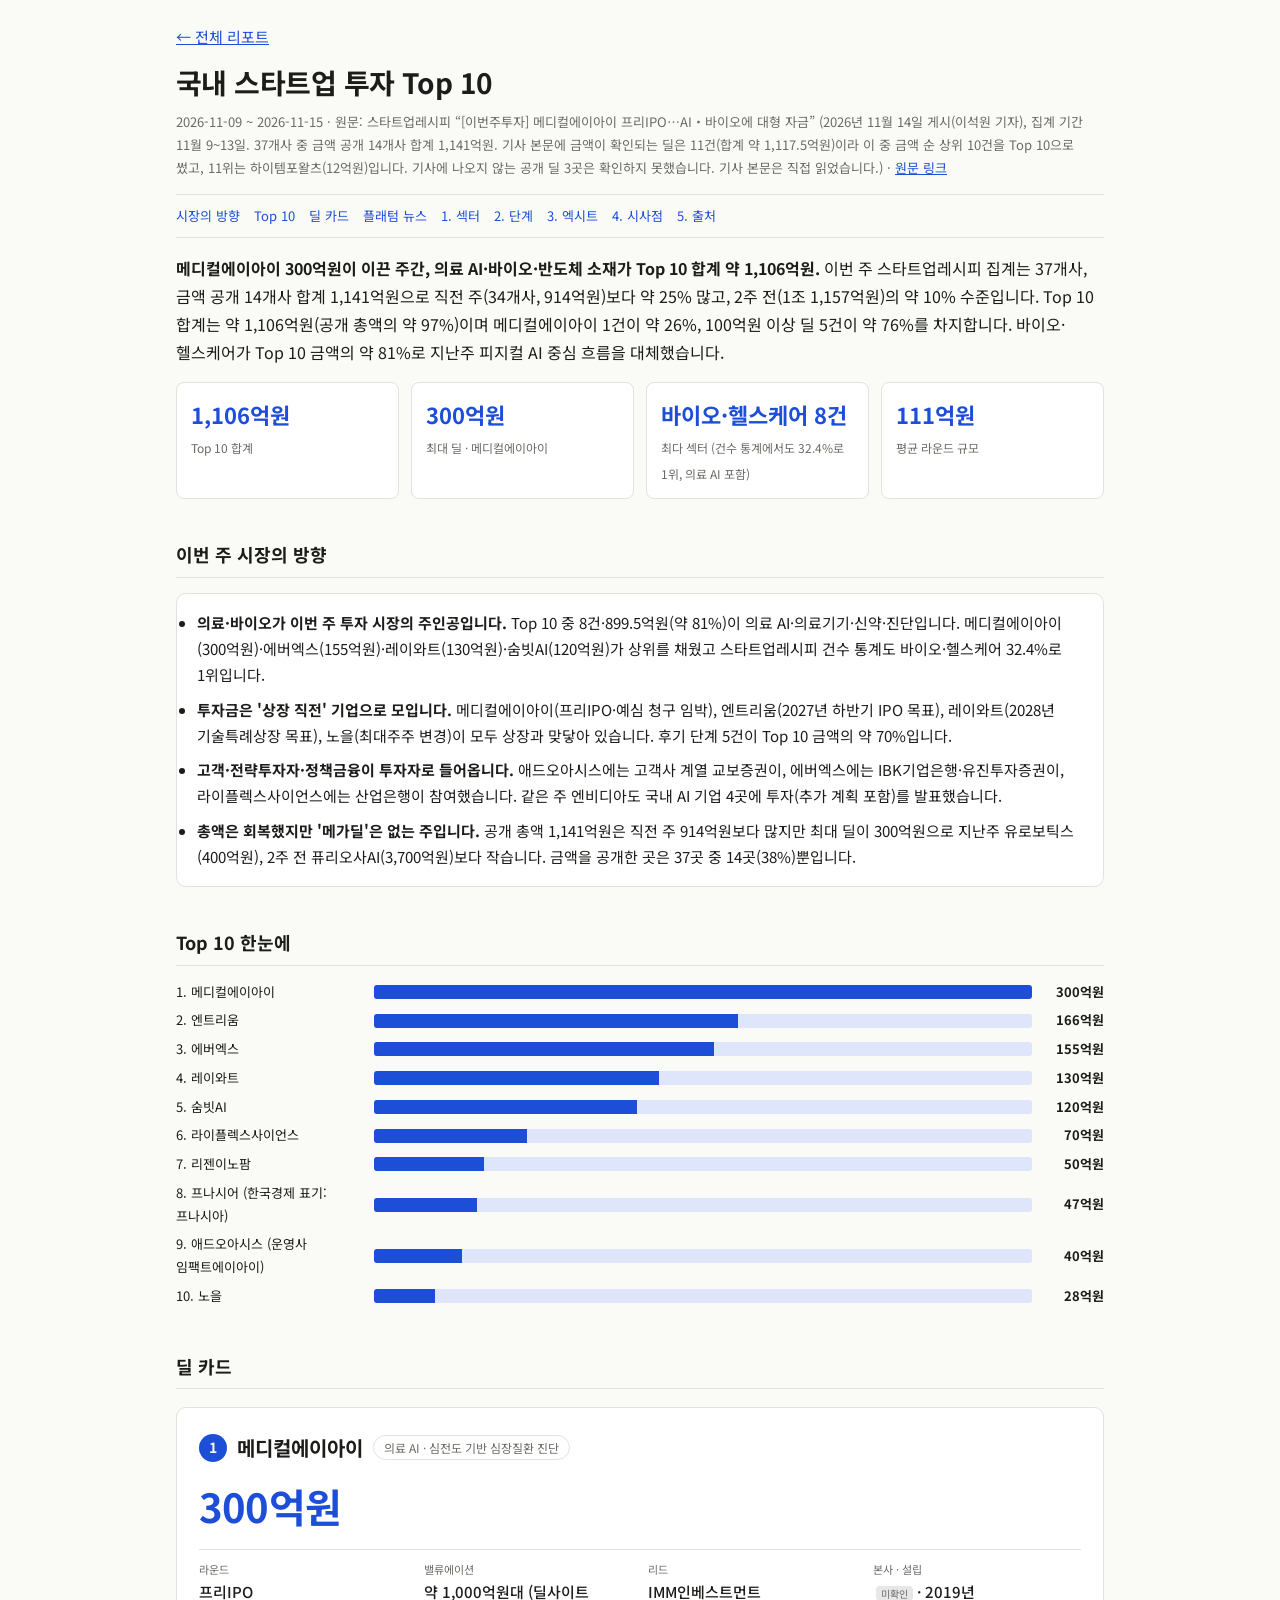
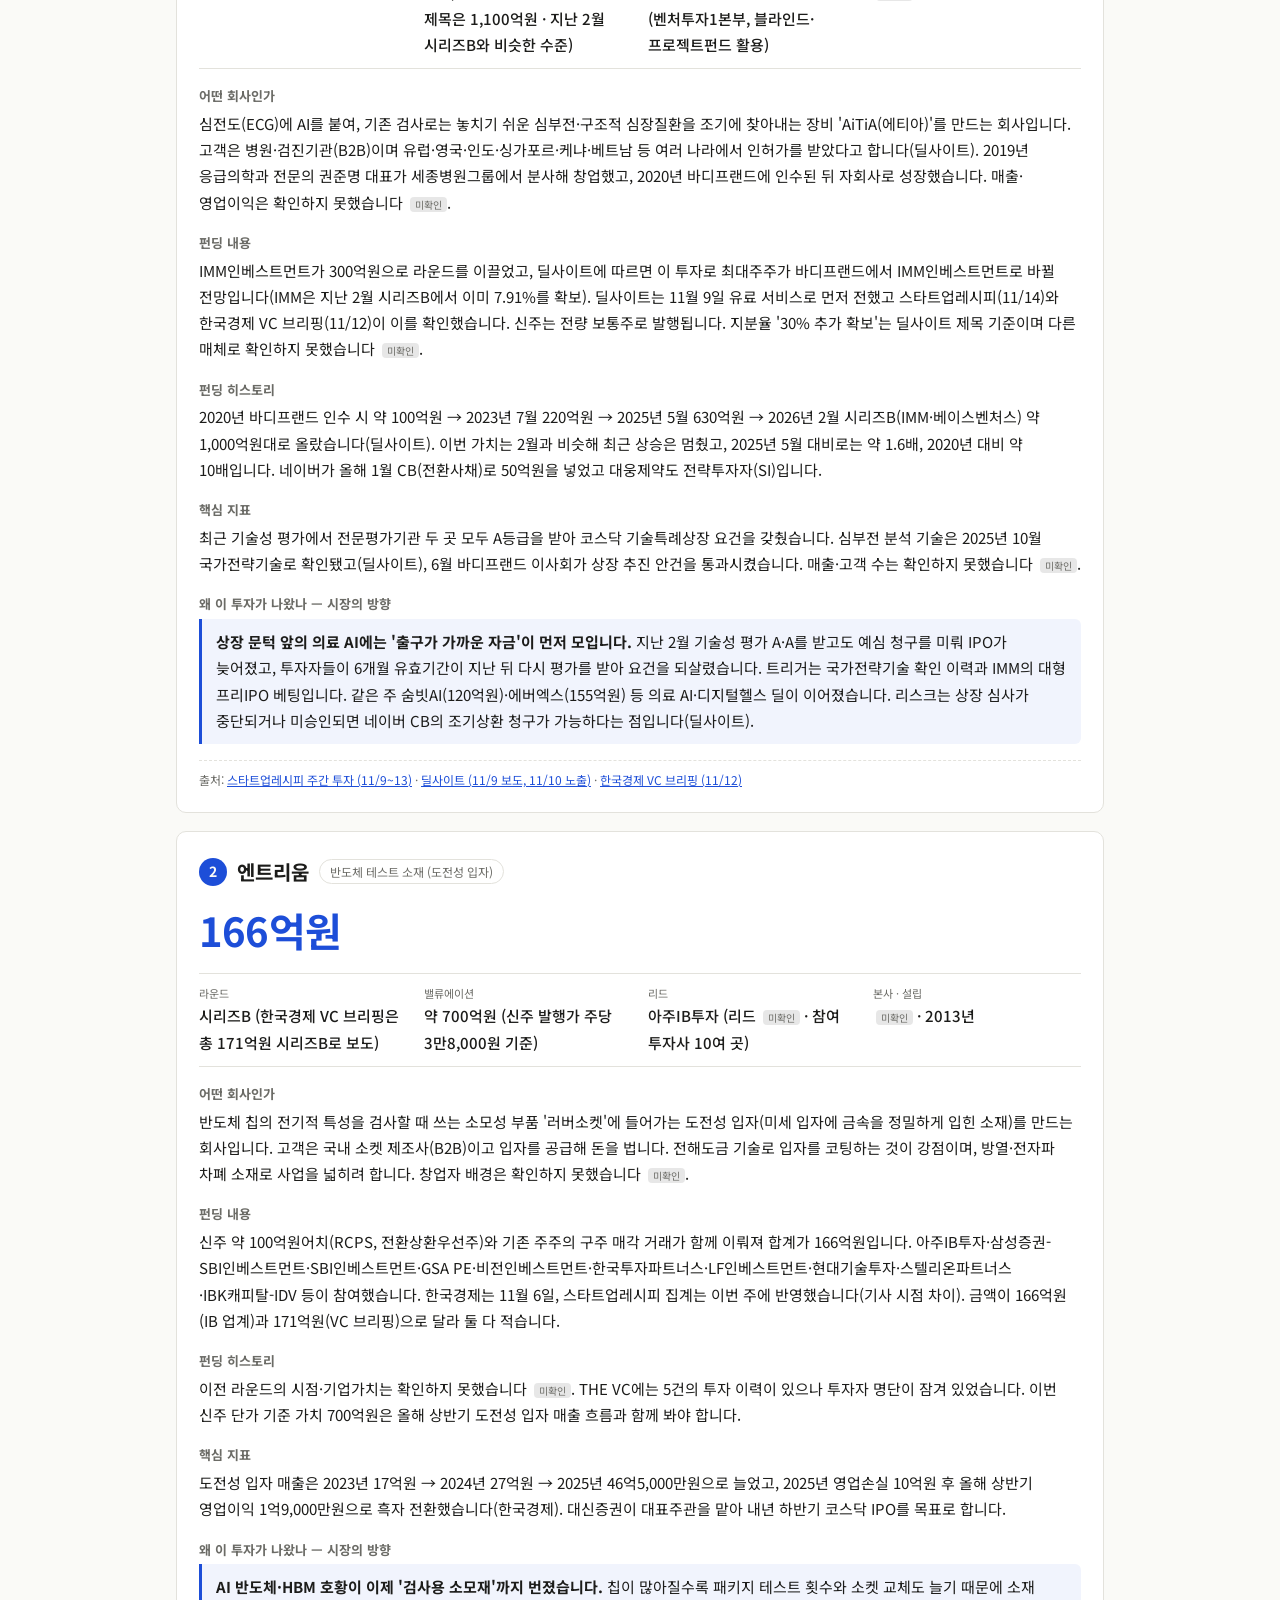
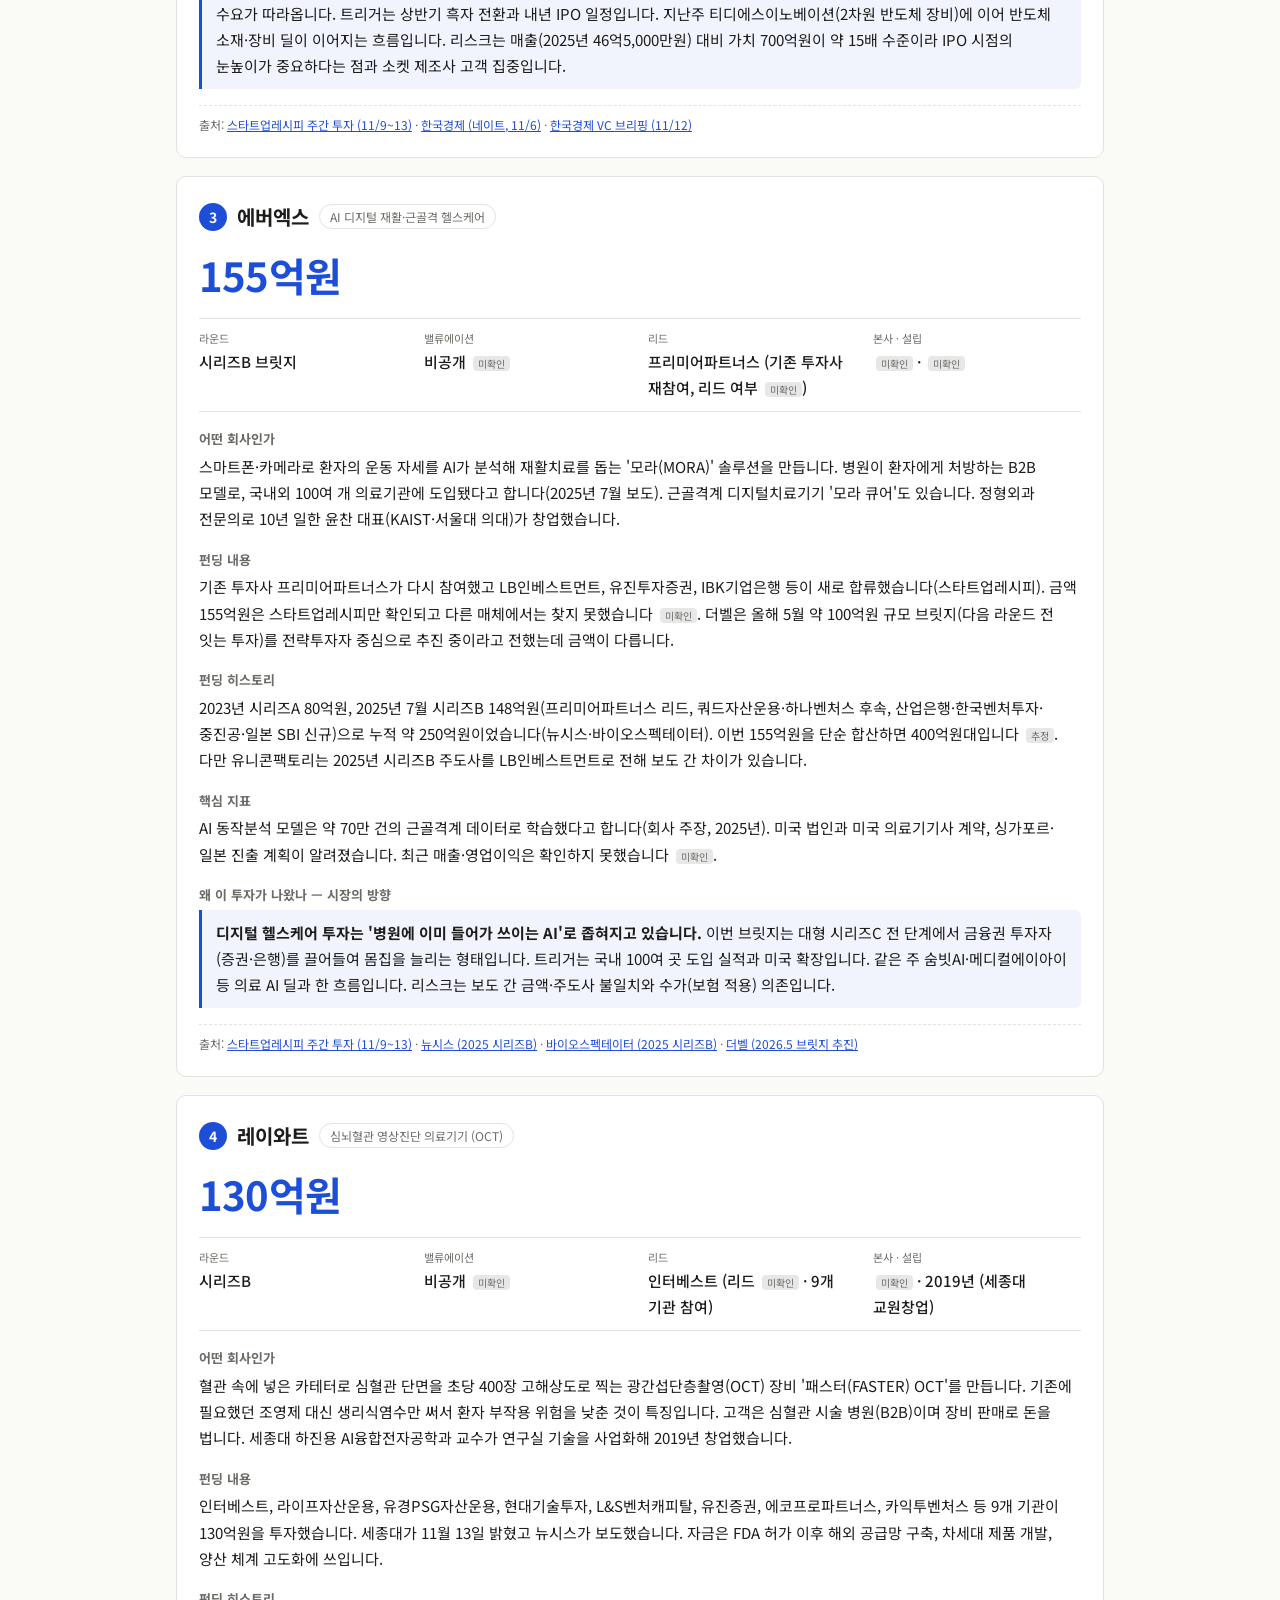
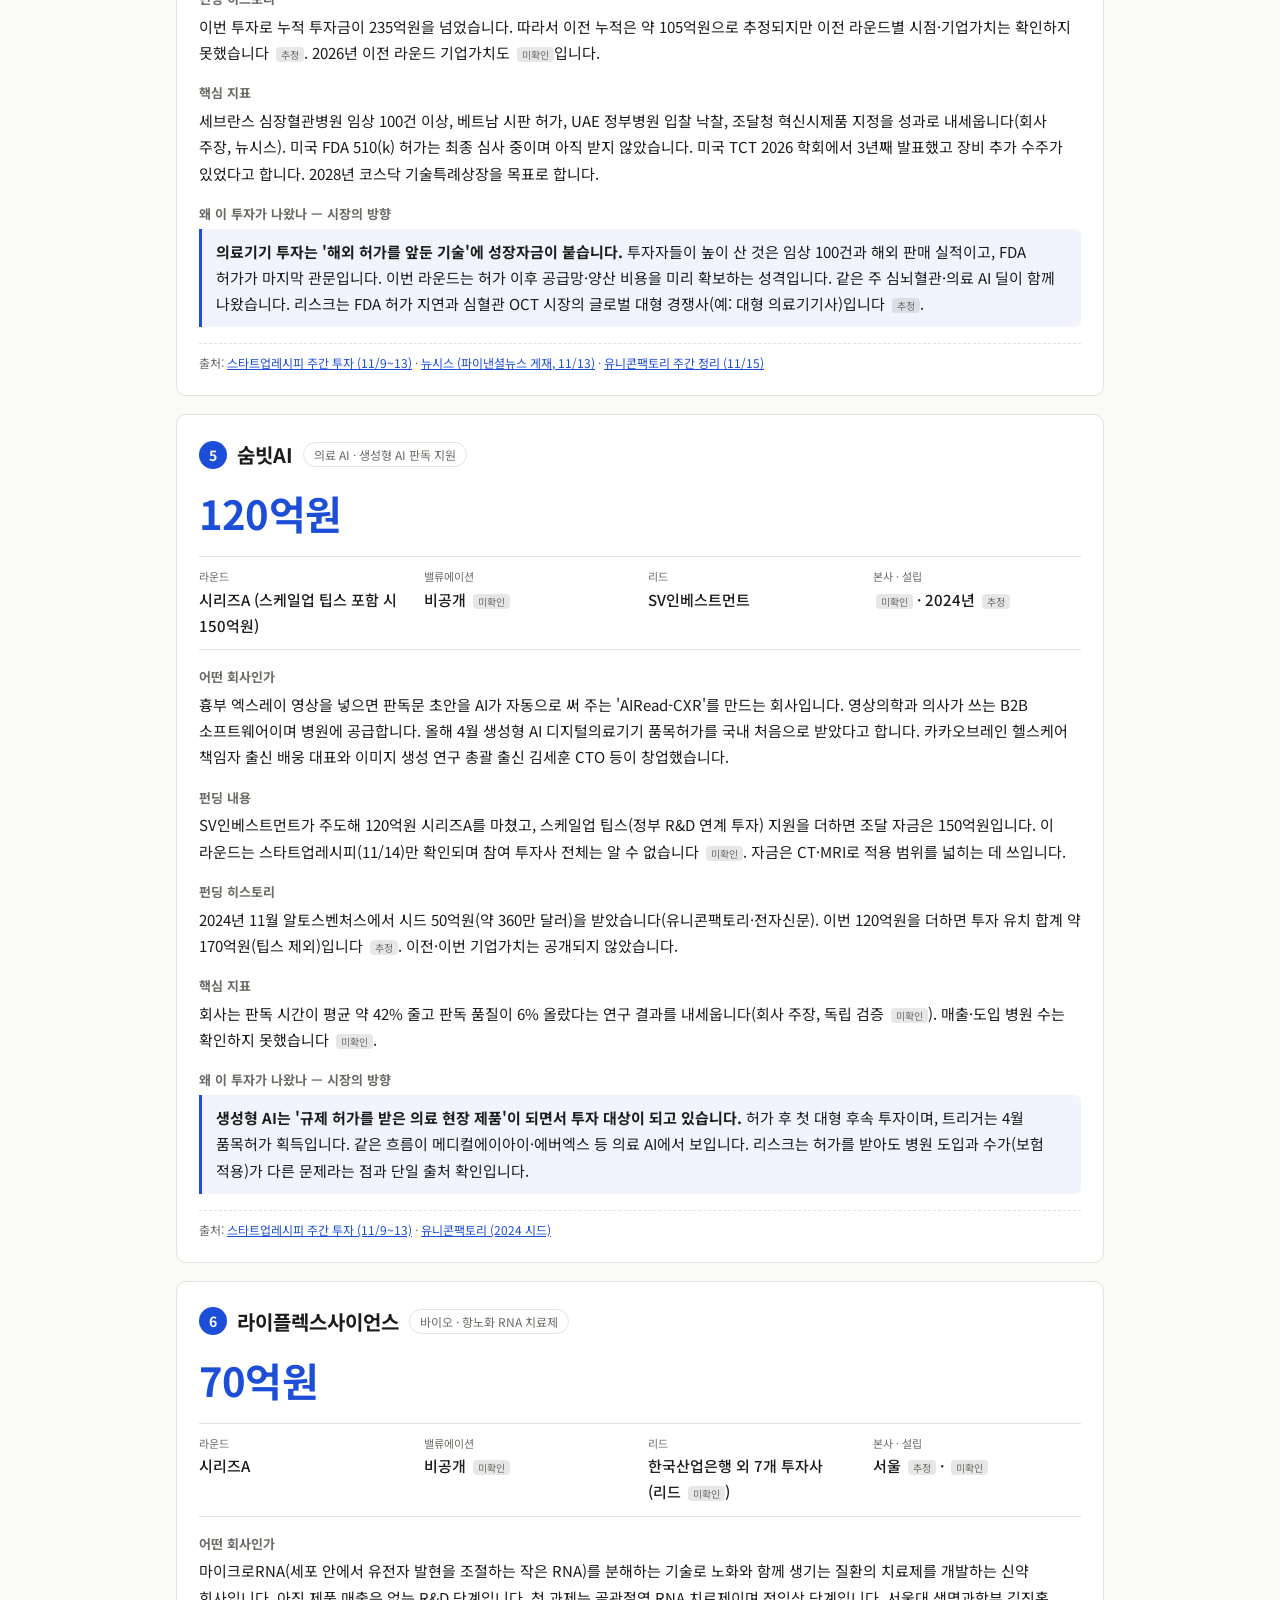
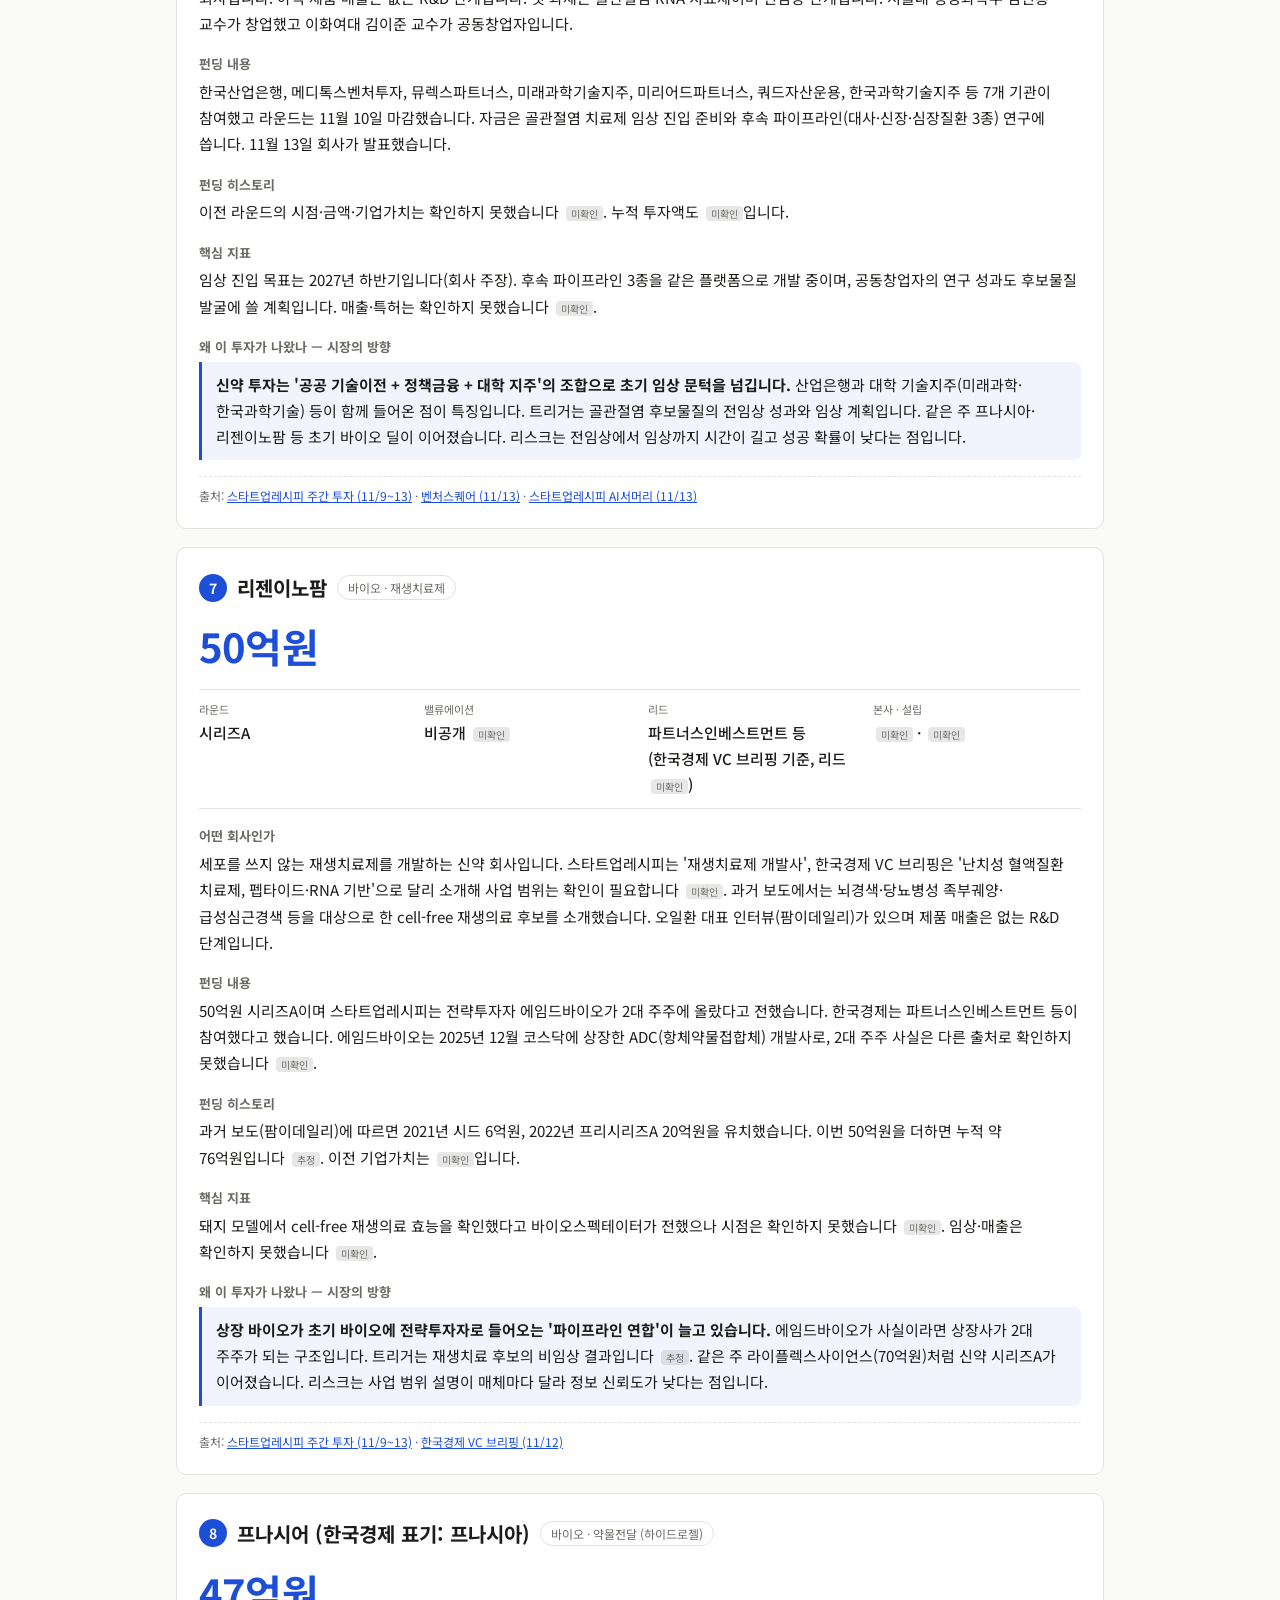
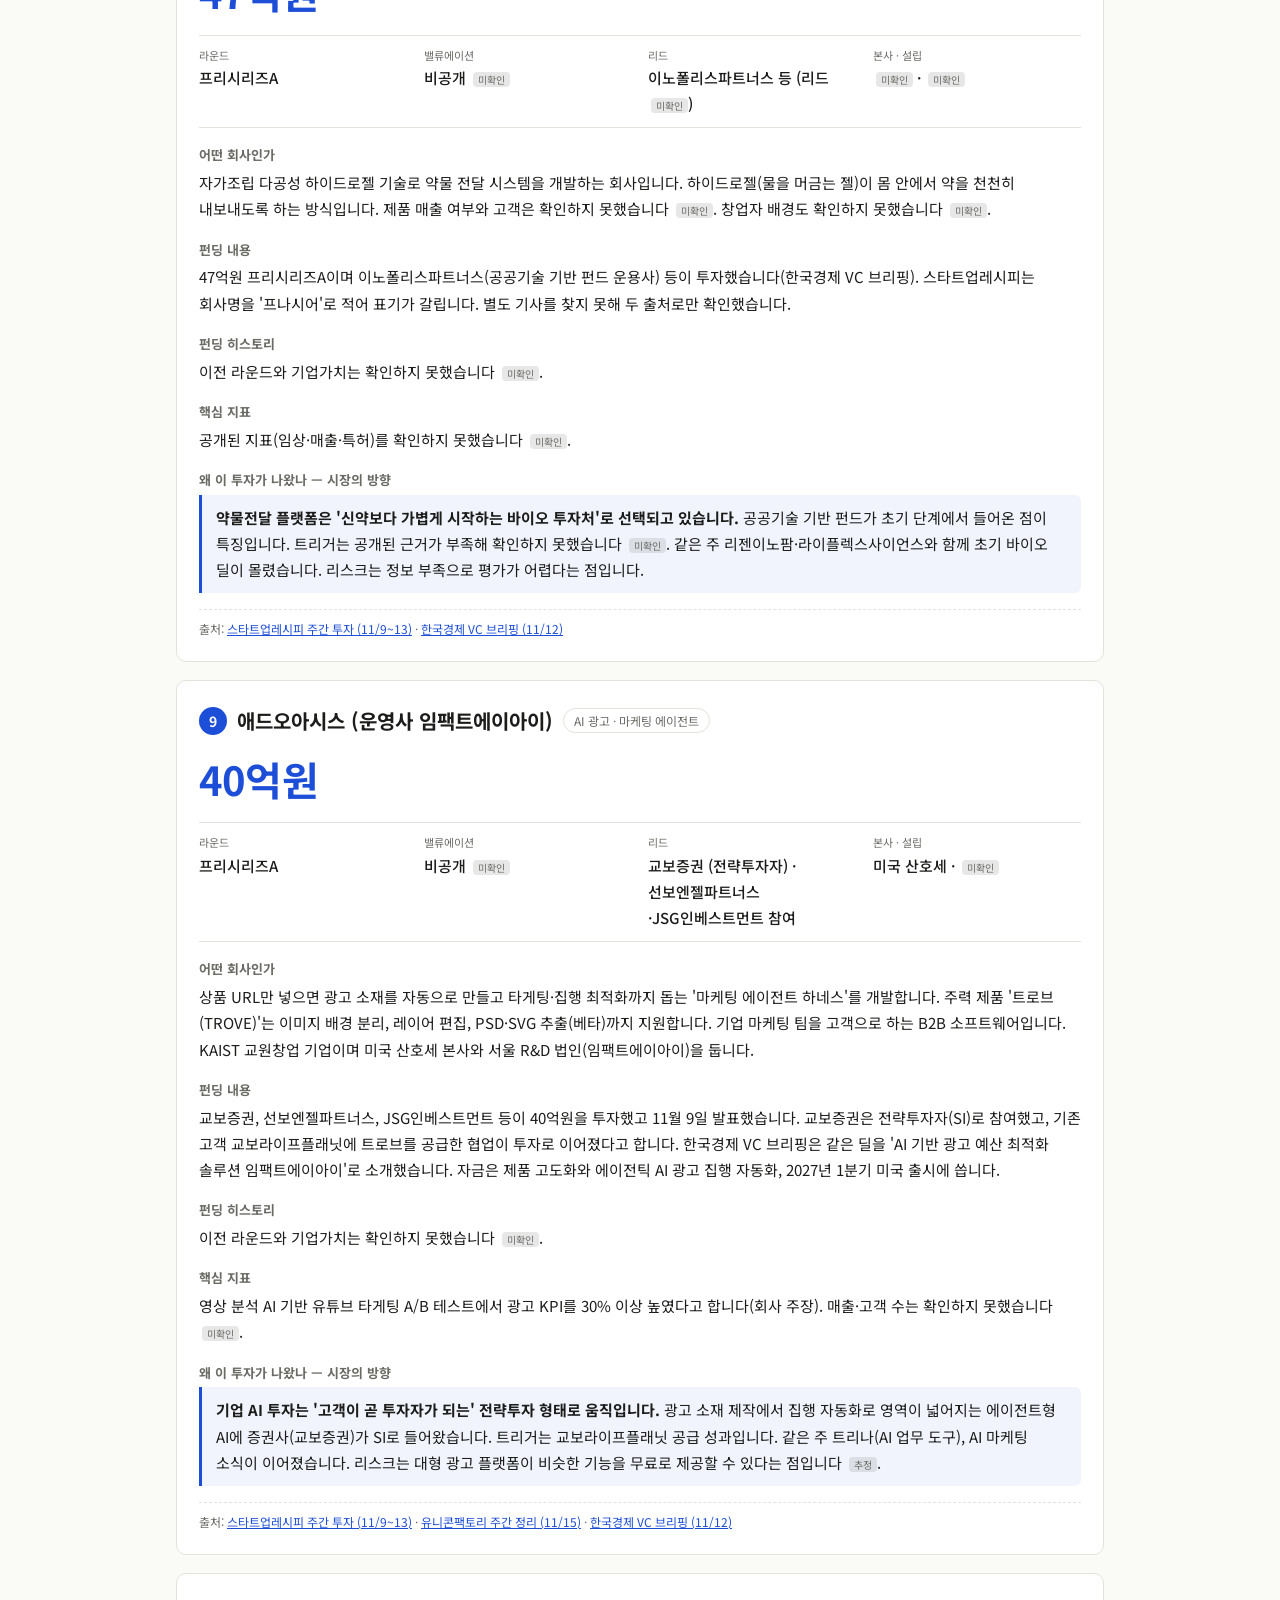
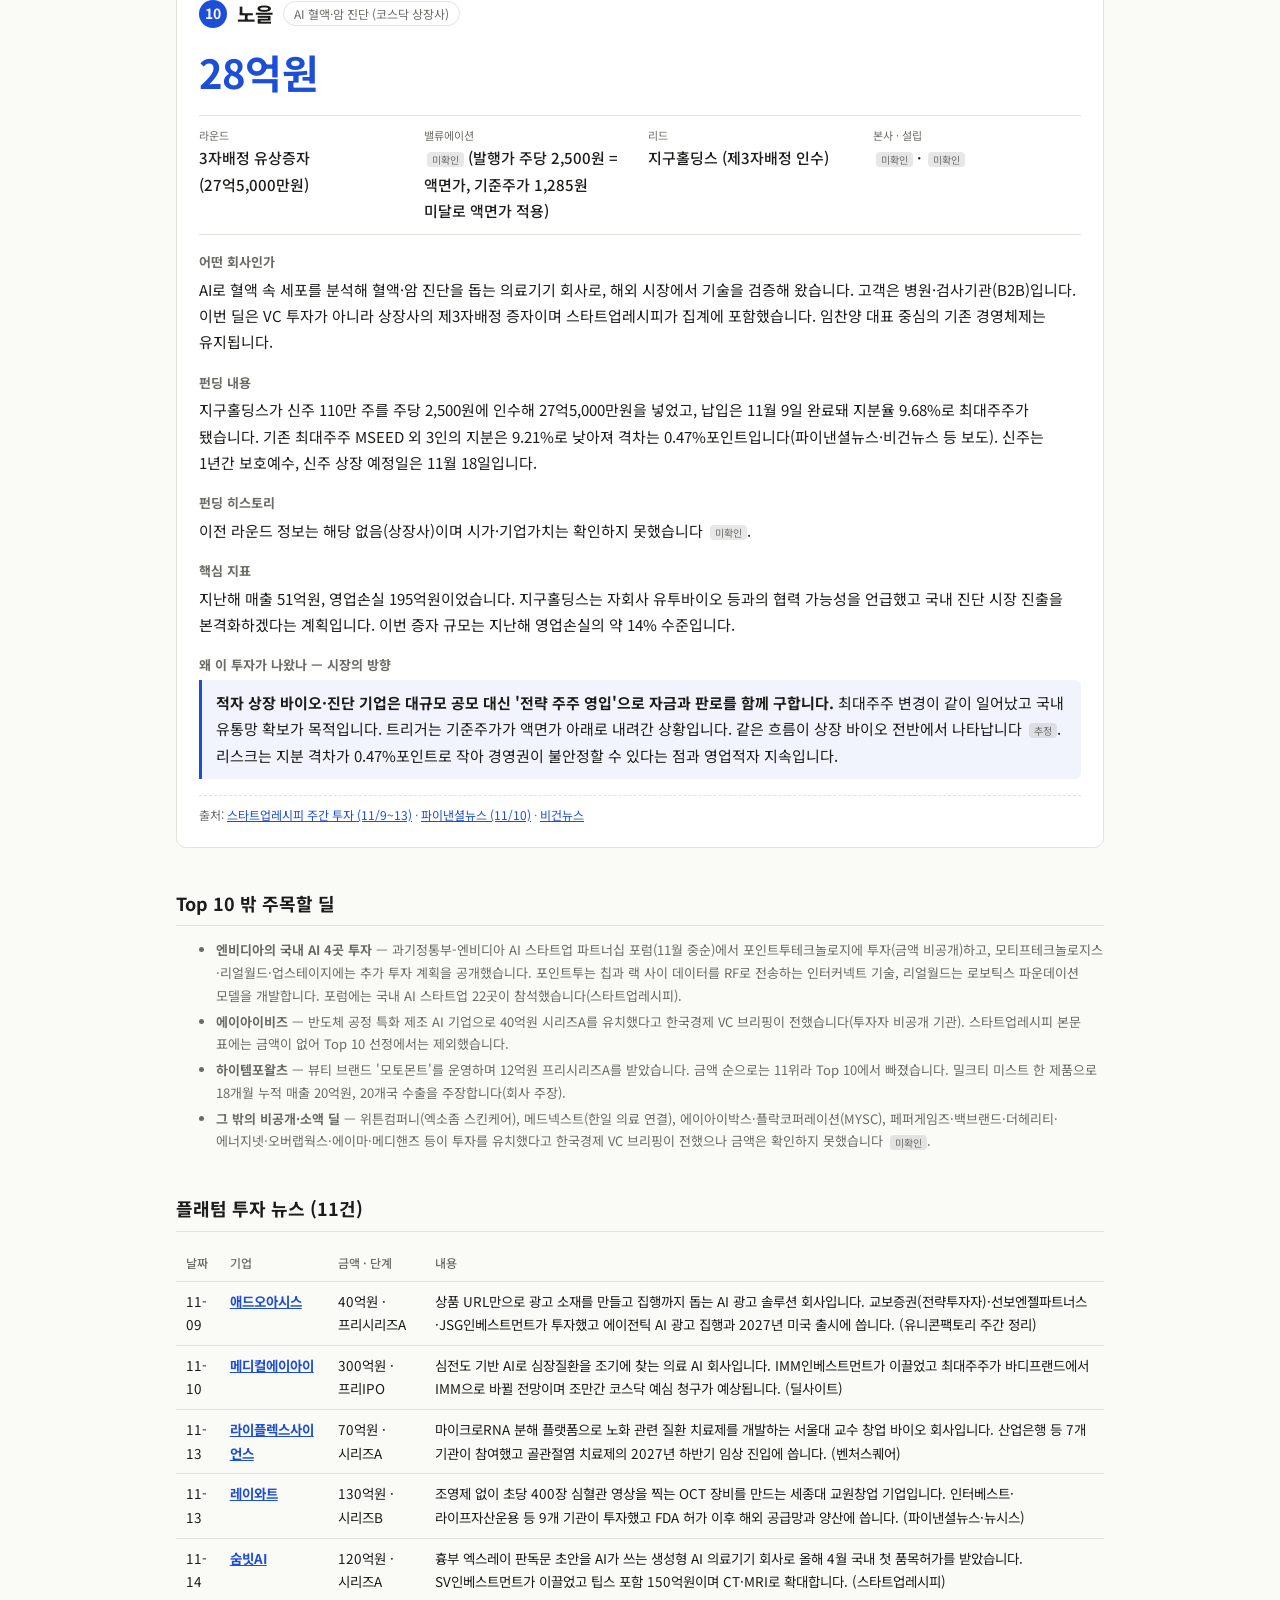
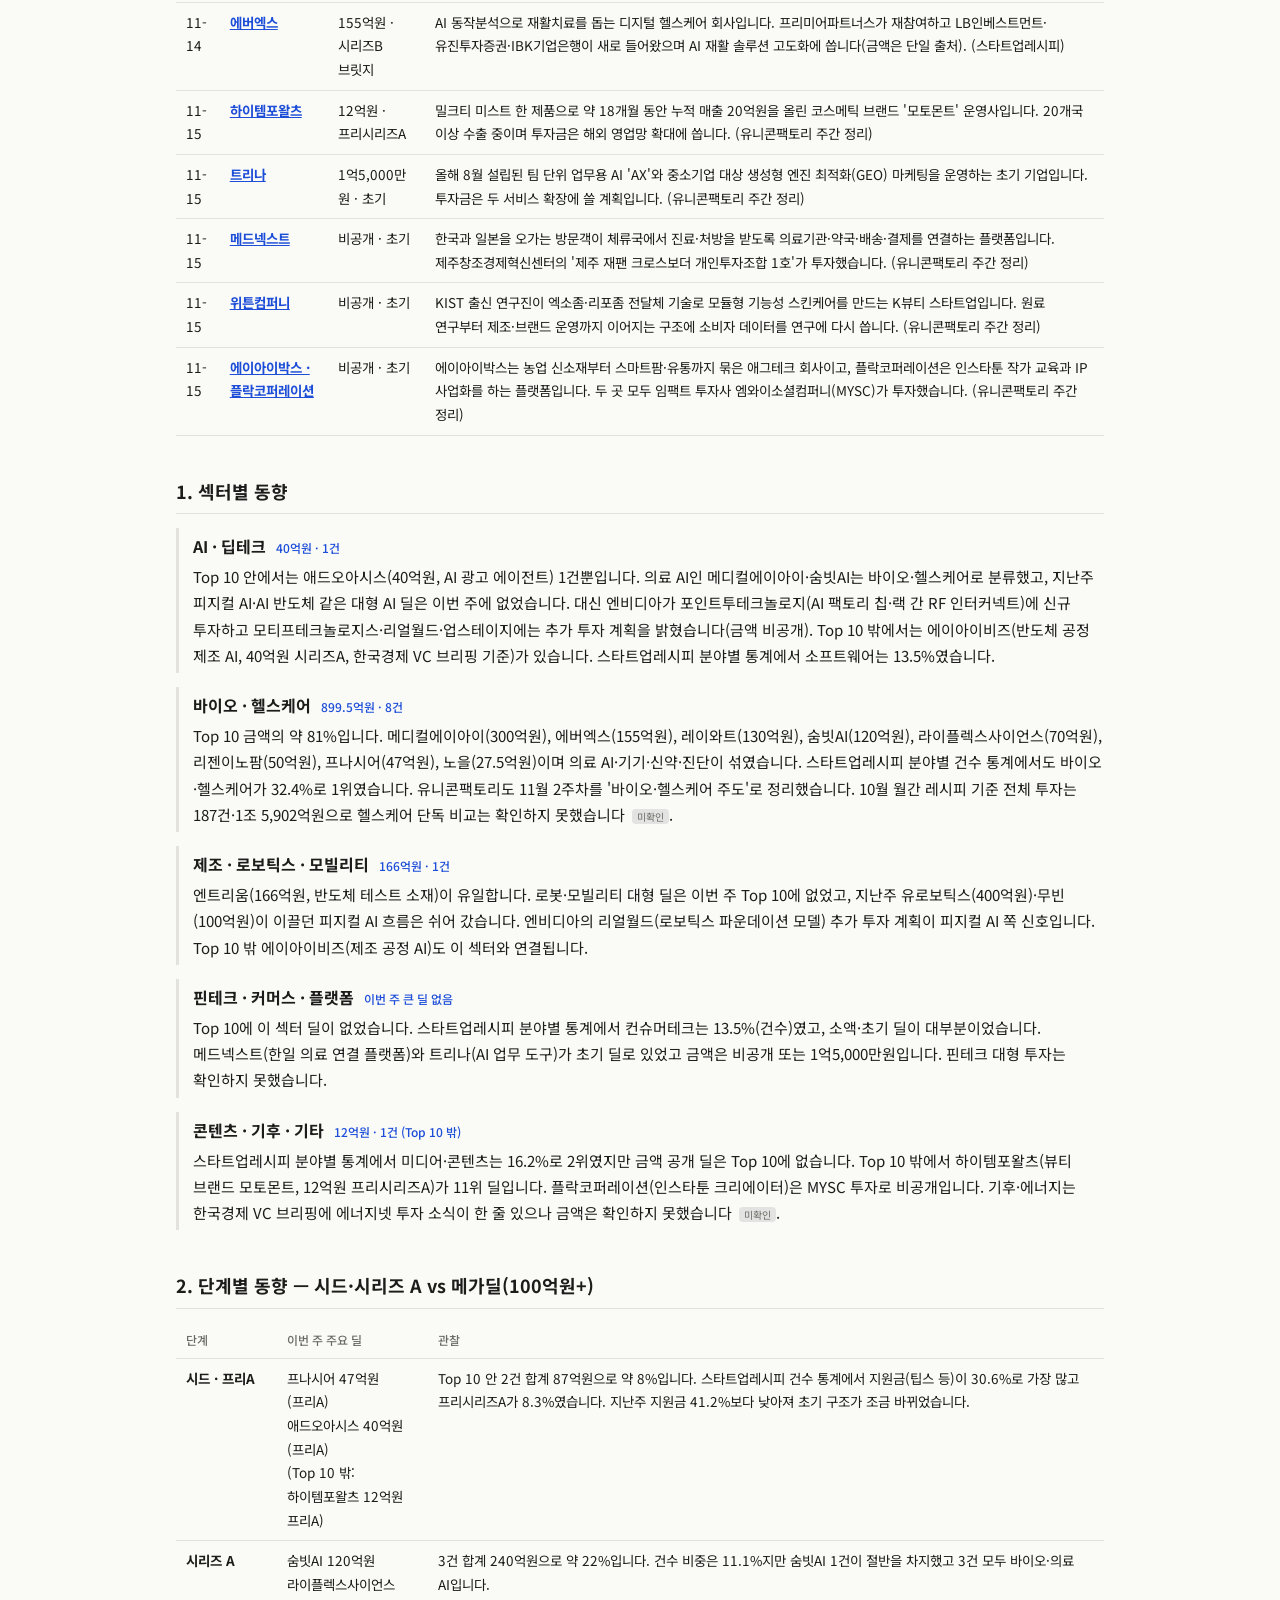
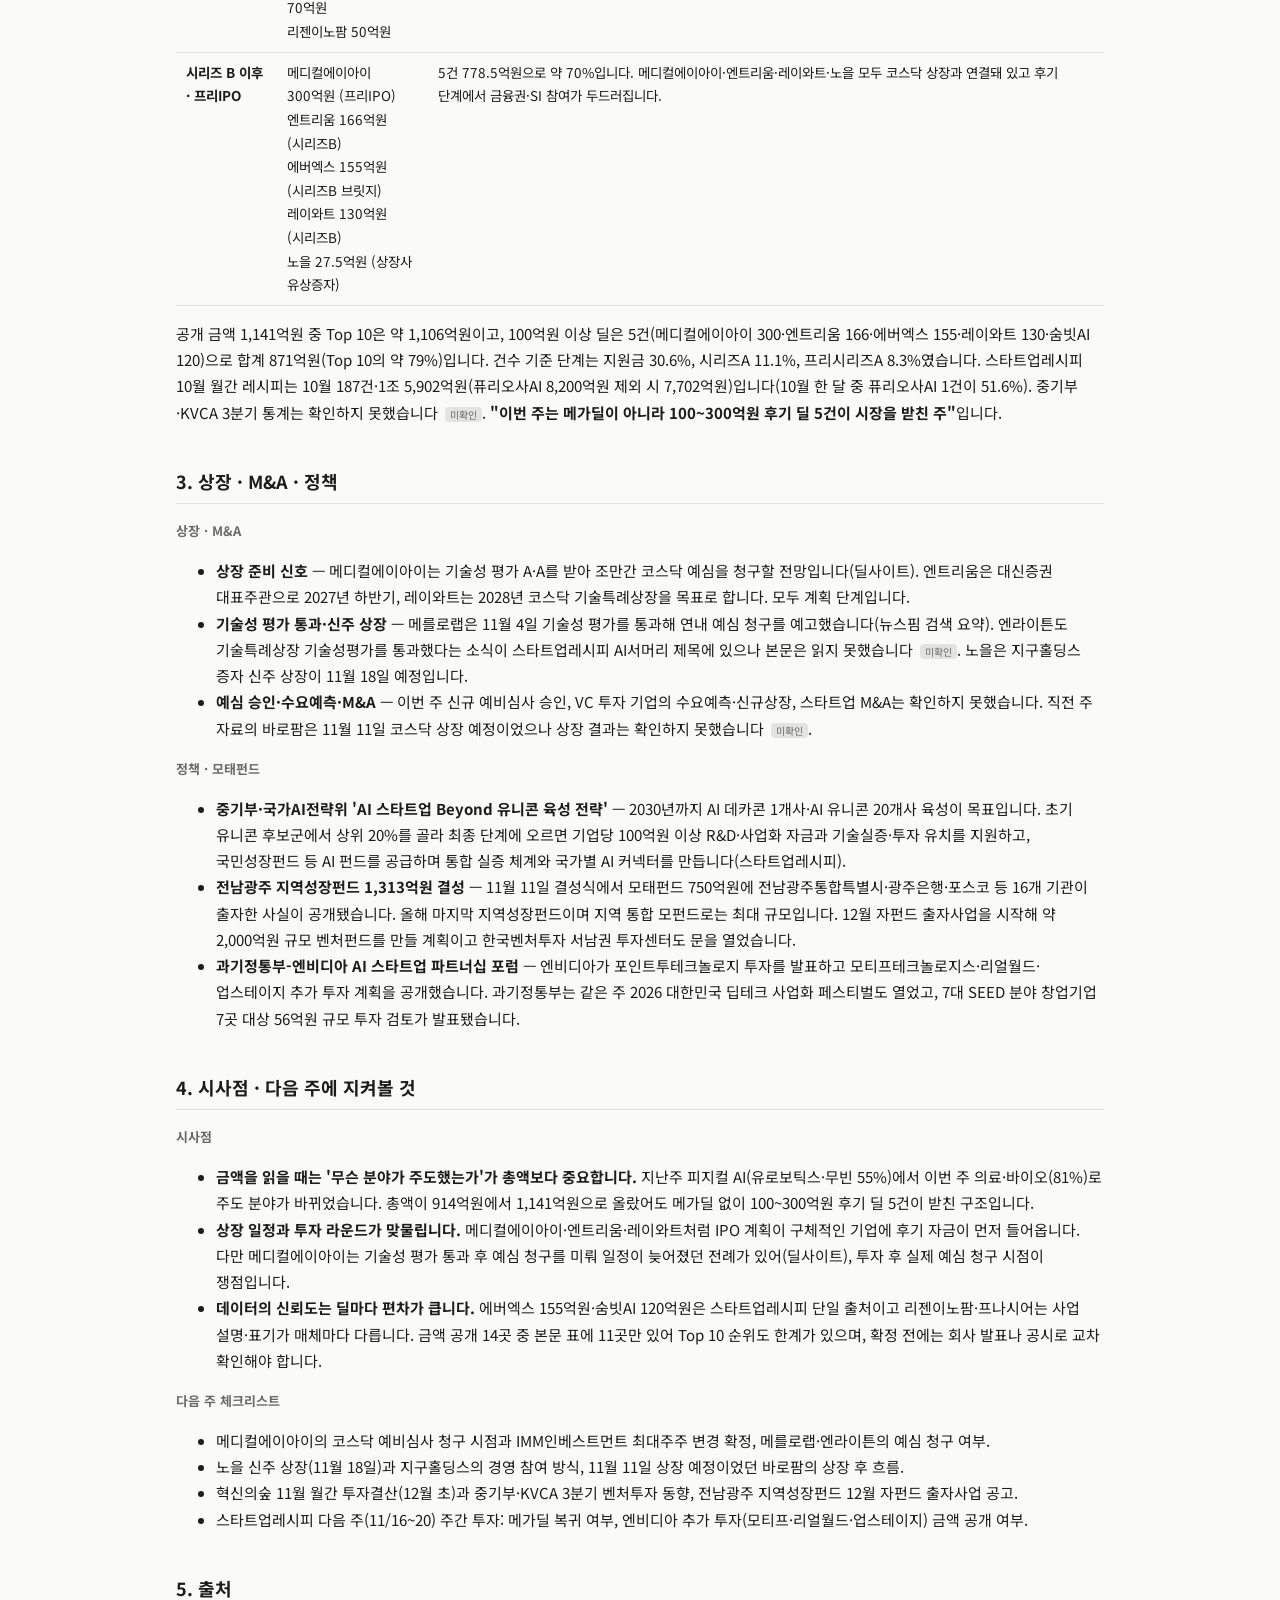
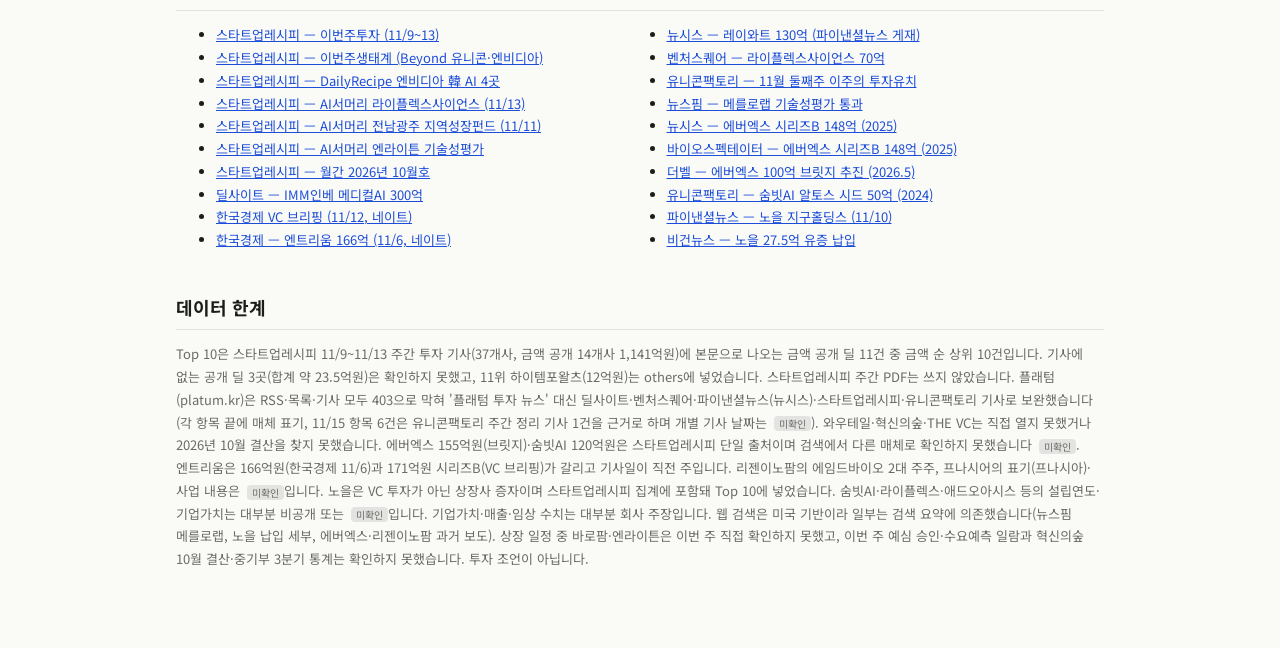
<file: kr/reports/2026-11-09.html>
<!doctype html><html lang="ko"><head><meta charset="utf-8"><meta name="viewport" content="width=device-width,initial-scale=1"><title>국내 스타트업 투자 Top 10 | 2026-11-09~2026-11-15</title>
<link href="https://fonts.googleapis.com/css2?family=Noto+Sans+KR:wght@400;500;700&display=swap" rel="stylesheet"><style>*{box-sizing:border-box}:root{--bg:#fafaf7;--fg:#1c1c1a;--mut:#6b6b66;--ln:#e3e2dc;--card:#fff;--ac:#1d4ed8;--bar:#dfe6fb;--why:#f1f4fd}
@media(prefers-color-scheme:dark){:root{--bg:#121214;--fg:#ececea;--mut:#9a9a94;--ln:#2c2c30;--card:#1a1a1d;--ac:#7ea2ff;--bar:#273253;--why:#1e2333}}
body{margin:0;background:var(--bg);color:var(--fg);font:15px/1.75 'Noto Sans KR',sans-serif;font-variant-numeric:tabular-nums;word-break:keep-all;overflow-wrap:anywhere}
.w{max-width:960px;margin:0 auto;padding:24px 16px 64px}a{color:var(--ac)}h1{font-size:28px;margin:8px 0 4px;letter-spacing:-.02em}h2{font-size:18px;margin:40px 0 12px;border-bottom:1px solid var(--ln);padding-bottom:6px}
.sub{color:var(--mut);font-size:13px}.lead{font-size:16px;margin:16px 0}
.tiles{display:grid;grid-template-columns:repeat(auto-fit,minmax(200px,1fr));gap:12px}.tile{background:var(--card);border:1px solid var(--ln);border-radius:8px;padding:12px 14px}.tile b{display:block;font-size:22px;color:var(--ac)}.tile span{font-size:12px;color:var(--mut)}
.trend{background:var(--card);border:1px solid var(--ln);border-radius:10px;padding:8px 20px}.trend li{margin:8px 0}
.bar{display:grid;grid-template-columns:minmax(120px,190px) 1fr 64px;gap:8px;align-items:center;text-decoration:none;color:var(--fg);padding:3px 0;font-size:13px}.bt{background:var(--bar);height:14px;border-radius:3px;overflow:hidden;display:block}.bt i{display:block;height:100%;background:var(--ac)}.ba{text-align:right;font-weight:700}
.card{background:var(--card);border:1px solid var(--ln);border-radius:10px;padding:22px;margin:18px 0;scroll-margin-top:12px}.ch{display:flex;gap:10px;align-items:center;flex-wrap:wrap}.ch h3{margin:0;font-size:20px}.rk{background:var(--ac);color:var(--bg);border-radius:50%;width:28px;height:28px;display:inline-flex;align-items:center;justify-content:center;font-weight:700;font-size:14px}
.tag{font-size:12px;border:1px solid var(--ln);border-radius:99px;padding:1px 10px;color:var(--mut)}.amt{font-size:40px;font-weight:700;color:var(--ac);margin:6px 0;letter-spacing:-.02em}
.meta{display:grid;grid-template-columns:repeat(auto-fit,minmax(200px,1fr));gap:8px 16px;margin:8px 0 12px;padding:10px 0;border-top:1px solid var(--ln);border-bottom:1px solid var(--ln)}.meta dt{font-size:11px;color:var(--mut)}.meta dd{margin:0;font-weight:500}
h4{font-size:13px;color:var(--mut);margin:16px 0 3px}.card p{margin:0}.why{background:var(--why);border-left:3px solid var(--ac);padding:10px 14px;border-radius:0 6px 6px 0}
.src{margin-top:16px;font-size:12px;color:var(--mut);border-top:1px dashed var(--ln);padding-top:8px}
.u{font-size:10px;background:#8883;color:var(--mut);border-radius:4px;padding:0 5px;margin-left:3px;font-weight:400;white-space:nowrap;vertical-align:middle}.small{font-size:13px;color:var(--mut)}.sec{border-left:3px solid var(--ln);padding:4px 0 4px 14px;margin:14px 0}.sh{display:flex;gap:10px;align-items:baseline;flex-wrap:wrap}.sh b{font-size:16px}.sh span{font-size:12px;color:var(--ac);font-weight:500}.sec p{margin:4px 0 0}.tw{overflow-x:auto}table{border-collapse:collapse;width:100%;font-size:13.5px}th,td{border-bottom:1px solid var(--ln);padding:8px 10px;text-align:left;vertical-align:top}th{font-size:12px;color:var(--mut);font-weight:500}.srcs{columns:2;font-size:13px}@media(max-width:600px){.srcs{columns:1}table{font-size:13px}td,th{padding:6px}}.small li{margin:3px 0}
@media(max-width:600px){.bar{grid-template-columns:1fr 56px}.bt{grid-column:1/-1;order:3}.amt{font-size:34px}.card{padding:16px}}.toc{display:flex;flex-wrap:wrap;gap:6px 14px;font-size:13px;margin:14px 0 0;padding:10px 0;border-top:1px solid var(--ln);border-bottom:1px solid var(--ln)}.toc a{text-decoration:none}</style></head><body><div class="w">
<a href="../../index.html">← 전체 리포트</a><h1>국내 스타트업 투자 Top 10</h1><div class="sub">2026-11-09 ~ 2026-11-15 · 원문: 스타트업레시피 “[이번주투자] 메디컬에이아이 프리IPO…AI‧바이오에 대형 자금” (2026년 11월 14일 게시(이석원 기자), 집계 기간 11월 9~13일. 37개사 중 금액 공개 14개사 합계 1,141억원. 기사 본문에 금액이 확인되는 딜은 11건(합계 약 1,117.5억원)이라 이 중 금액 순 상위 10건을 Top 10으로 썼고, 11위는 하이템포왈츠(12억원)입니다. 기사에 나오지 않는 공개 딜 3곳은 확인하지 못했습니다. 기사 본문은 직접 읽었습니다.) · <a href="https://startuprecipe.co.kr/archives/5841423">원문 링크</a></div>
<nav class="toc"><a href="#trend">시장의 방향</a><a href="#chart">Top 10</a><a href="#cards">딜 카드</a><a href="#news">플래텀 뉴스</a><a href="#s1">1. 섹터</a><a href="#s2">2. 단계</a><a href="#s3">3. 엑시트</a><a href="#s4">4. 시사점</a><a href="#s5">5. 출처</a></nav>
<p class="lead"><b>메디컬에이아이 300억원이 이끈 주간, 의료 AI·바이오·반도체 소재가 Top 10 합계 약 1,106억원.</b> 이번 주 스타트업레시피 집계는 37개사, 금액 공개 14개사 합계 1,141억원으로 직전 주(34개사, 914억원)보다 약 25% 많고, 2주 전(1조 1,157억원)의 약 10% 수준입니다. Top 10 합계는 약 1,106억원(공개 총액의 약 97%)이며 메디컬에이아이 1건이 약 26%, 100억원 이상 딜 5건이 약 76%를 차지합니다. 바이오·헬스케어가 Top 10 금액의 약 81%로 지난주 피지컬 AI 중심 흐름을 대체했습니다.</p>
<div class="tiles"><div class="tile"><b>1,106억원</b><span>Top 10 합계</span></div><div class="tile"><b>300억원</b><span>최대 딜 · 메디컬에이아이</span></div><div class="tile"><b>바이오·헬스케어 8건</b><span>최다 섹터 (건수 통계에서도 32.4%로 1위, 의료 AI 포함)</span></div><div class="tile"><b>111억원</b><span>평균 라운드 규모</span></div></div>
<h2 id="trend">이번 주 시장의 방향</h2><ul class="trend"><li><b>의료·바이오가 이번 주 투자 시장의 주인공입니다.</b> Top 10 중 8건·899.5억원(약 81%)이 의료 AI·의료기기·신약·진단입니다. 메디컬에이아이(300억원)·에버엑스(155억원)·레이와트(130억원)·숨빗AI(120억원)가 상위를 채웠고 스타트업레시피 건수 통계도 바이오·헬스케어 32.4%로 1위입니다.</li><li><b>투자금은 '상장 직전' 기업으로 모입니다.</b> 메디컬에이아이(프리IPO·예심 청구 임박), 엔트리움(2027년 하반기 IPO 목표), 레이와트(2028년 기술특례상장 목표), 노을(최대주주 변경)이 모두 상장과 맞닿아 있습니다. 후기 단계 5건이 Top 10 금액의 약 70%입니다.</li><li><b>고객·전략투자자·정책금융이 투자자로 들어옵니다.</b> 애드오아시스에는 고객사 계열 교보증권이, 에버엑스에는 IBK기업은행·유진투자증권이, 라이플렉스사이언스에는 산업은행이 참여했습니다. 같은 주 엔비디아도 국내 AI 기업 4곳에 투자(추가 계획 포함)를 발표했습니다.</li><li><b>총액은 회복했지만 '메가딜'은 없는 주입니다.</b> 공개 총액 1,141억원은 직전 주 914억원보다 많지만 최대 딜이 300억원으로 지난주 유로보틱스(400억원), 2주 전 퓨리오사AI(3,700억원)보다 작습니다. 금액을 공개한 곳은 37곳 중 14곳(38%)뿐입니다.</li></ul>
<h2 id="chart">Top 10 한눈에</h2><a class="bar" href="#d1"><span class="bn">1. 메디컬에이아이</span><span class="bt"><i style="width:100.0%"></i></span><span class="ba">300억원</span></a><a class="bar" href="#d2"><span class="bn">2. 엔트리움</span><span class="bt"><i style="width:55.3%"></i></span><span class="ba">166억원</span></a><a class="bar" href="#d3"><span class="bn">3. 에버엑스</span><span class="bt"><i style="width:51.7%"></i></span><span class="ba">155억원</span></a><a class="bar" href="#d4"><span class="bn">4. 레이와트</span><span class="bt"><i style="width:43.3%"></i></span><span class="ba">130억원</span></a><a class="bar" href="#d5"><span class="bn">5. 숨빗AI</span><span class="bt"><i style="width:40.0%"></i></span><span class="ba">120억원</span></a><a class="bar" href="#d6"><span class="bn">6. 라이플렉스사이언스</span><span class="bt"><i style="width:23.3%"></i></span><span class="ba">70억원</span></a><a class="bar" href="#d7"><span class="bn">7. 리젠이노팜</span><span class="bt"><i style="width:16.7%"></i></span><span class="ba">50억원</span></a><a class="bar" href="#d8"><span class="bn">8. 프나시어 (한국경제 표기: 프나시아)</span><span class="bt"><i style="width:15.7%"></i></span><span class="ba">47억원</span></a><a class="bar" href="#d9"><span class="bn">9. 애드오아시스 (운영사 임팩트에이아이)</span><span class="bt"><i style="width:13.3%"></i></span><span class="ba">40억원</span></a><a class="bar" href="#d10"><span class="bn">10. 노을</span><span class="bt"><i style="width:9.2%"></i></span><span class="ba">28억원</span></a>
<h2 id="cards">딜 카드</h2><article class="card" id="d1"><div class="ch"><span class="rk">1</span><h3>메디컬에이아이</h3><span class="tag">의료 AI · 심전도 기반 심장질환 진단</span></div>
<div class="amt">300억원</div>
<dl class="meta"><div><dt>라운드</dt><dd>프리IPO</dd></div><div><dt>밸류에이션</dt><dd>약 1,000억원대 (딜사이트 제목은 1,100억원 · 지난 2월 시리즈B와 비슷한 수준)</dd></div><div><dt>리드</dt><dd>IMM인베스트먼트 (벤처투자1본부, 블라인드·프로젝트펀드 활용)</dd></div><div><dt>본사 · 설립</dt><dd><span class="u">미확인</span> · 2019년</dd></div></dl>
<h4>어떤 회사인가</h4><p>심전도(ECG)에 AI를 붙여, 기존 검사로는 놓치기 쉬운 심부전·구조적 심장질환을 조기에 찾아내는 장비 'AiTiA(에티아)'를 만드는 회사입니다. 고객은 병원·검진기관(B2B)이며 유럽·영국·인도·싱가포르·케냐·베트남 등 여러 나라에서 인허가를 받았다고 합니다(딜사이트). 2019년 응급의학과 전문의 권준명 대표가 세종병원그룹에서 분사해 창업했고, 2020년 바디프랜드에 인수된 뒤 자회사로 성장했습니다. 매출·영업이익은 확인하지 못했습니다 <span class="u">미확인</span>.</p><h4>펀딩 내용</h4><p>IMM인베스트먼트가 300억원으로 라운드를 이끌었고, 딜사이트에 따르면 이 투자로 최대주주가 바디프랜드에서 IMM인베스트먼트로 바뀔 전망입니다(IMM은 지난 2월 시리즈B에서 이미 7.91%를 확보). 딜사이트는 11월 9일 유료 서비스로 먼저 전했고 스타트업레시피(11/14)와 한국경제 VC 브리핑(11/12)이 이를 확인했습니다. 신주는 전량 보통주로 발행됩니다. 지분율 '30% 추가 확보'는 딜사이트 제목 기준이며 다른 매체로 확인하지 못했습니다 <span class="u">미확인</span>.</p><h4>펀딩 히스토리</h4><p>2020년 바디프랜드 인수 시 약 100억원 → 2023년 7월 220억원 → 2025년 5월 630억원 → 2026년 2월 시리즈B(IMM·베이스벤처스) 약 1,000억원대로 올랐습니다(딜사이트). 이번 가치는 2월과 비슷해 최근 상승은 멈췄고, 2025년 5월 대비로는 약 1.6배, 2020년 대비 약 10배입니다. 네이버가 올해 1월 CB(전환사채)로 50억원을 넣었고 대웅제약도 전략투자자(SI)입니다.</p><h4>핵심 지표</h4><p>최근 기술성 평가에서 전문평가기관 두 곳 모두 A등급을 받아 코스닥 기술특례상장 요건을 갖췄습니다. 심부전 분석 기술은 2025년 10월 국가전략기술로 확인됐고(딜사이트), 6월 바디프랜드 이사회가 상장 추진 안건을 통과시켰습니다. 매출·고객 수는 확인하지 못했습니다 <span class="u">미확인</span>.</p><h4>왜 이 투자가 나왔나 — 시장의 방향</h4><p class="why"><b>상장 문턱 앞의 의료 AI에는 '출구가 가까운 자금'이 먼저 모입니다.</b> 지난 2월 기술성 평가 A·A를 받고도 예심 청구를 미뤄 IPO가 늦어졌고, 투자자들이 6개월 유효기간이 지난 뒤 다시 평가를 받아 요건을 되살렸습니다. 트리거는 국가전략기술 확인 이력과 IMM의 대형 프리IPO 베팅입니다. 같은 주 숨빗AI(120억원)·에버엑스(155억원) 등 의료 AI·디지털헬스 딜이 이어졌습니다. 리스크는 상장 심사가 중단되거나 미승인되면 네이버 CB의 조기상환 청구가 가능하다는 점입니다(딜사이트).</p>
<div class="src">출처: <a href="https://startuprecipe.co.kr/archives/5841423">스타트업레시피 주간 투자 (11/9~13)</a> · <a href="https://dealsite.co.kr/articles/172327">딜사이트 (11/9 보도, 11/10 노출)</a> · <a href="https://m.news.nate.com/view/20261111n39361">한국경제 VC 브리핑 (11/12)</a></div></article><article class="card" id="d2"><div class="ch"><span class="rk">2</span><h3>엔트리움</h3><span class="tag">반도체 테스트 소재 (도전성 입자)</span></div>
<div class="amt">166억원</div>
<dl class="meta"><div><dt>라운드</dt><dd>시리즈B (한국경제 VC 브리핑은 총 171억원 시리즈B로 보도)</dd></div><div><dt>밸류에이션</dt><dd>약 700억원 (신주 발행가 주당 3만8,000원 기준)</dd></div><div><dt>리드</dt><dd>아주IB투자 (리드 <span class="u">미확인</span> · 참여 투자사 10여 곳)</dd></div><div><dt>본사 · 설립</dt><dd><span class="u">미확인</span> · 2013년</dd></div></dl>
<h4>어떤 회사인가</h4><p>반도체 칩의 전기적 특성을 검사할 때 쓰는 소모성 부품 '러버소켓'에 들어가는 도전성 입자(미세 입자에 금속을 정밀하게 입힌 소재)를 만드는 회사입니다. 고객은 국내 소켓 제조사(B2B)이고 입자를 공급해 돈을 법니다. 전해도금 기술로 입자를 코팅하는 것이 강점이며, 방열·전자파 차폐 소재로 사업을 넓히려 합니다. 창업자 배경은 확인하지 못했습니다 <span class="u">미확인</span>.</p><h4>펀딩 내용</h4><p>신주 약 100억원어치(RCPS, 전환상환우선주)와 기존 주주의 구주 매각 거래가 함께 이뤄져 합계가 166억원입니다. 아주IB투자·삼성증권-SBI인베스트먼트·SBI인베스트먼트·GSA PE·비전인베스트먼트·한국투자파트너스·LF인베스트먼트·현대기술투자·스텔리온파트너스·IBK캐피탈-IDV 등이 참여했습니다. 한국경제는 11월 6일, 스타트업레시피 집계는 이번 주에 반영했습니다(기사 시점 차이). 금액이 166억원(IB 업계)과 171억원(VC 브리핑)으로 달라 둘 다 적습니다.</p><h4>펀딩 히스토리</h4><p>이전 라운드의 시점·기업가치는 확인하지 못했습니다 <span class="u">미확인</span>. THE VC에는 5건의 투자 이력이 있으나 투자자 명단이 잠겨 있었습니다. 이번 신주 단가 기준 가치 700억원은 올해 상반기 도전성 입자 매출 흐름과 함께 봐야 합니다.</p><h4>핵심 지표</h4><p>도전성 입자 매출은 2023년 17억원 → 2024년 27억원 → 2025년 46억5,000만원으로 늘었고, 2025년 영업손실 10억원 후 올해 상반기 영업이익 1억9,000만원으로 흑자 전환했습니다(한국경제). 대신증권이 대표주관을 맡아 내년 하반기 코스닥 IPO를 목표로 합니다.</p><h4>왜 이 투자가 나왔나 — 시장의 방향</h4><p class="why"><b>AI 반도체·HBM 호황이 이제 '검사용 소모재'까지 번졌습니다.</b> 칩이 많아질수록 패키지 테스트 횟수와 소켓 교체도 늘기 때문에 소재 수요가 따라옵니다. 트리거는 상반기 흑자 전환과 내년 IPO 일정입니다. 지난주 티디에스이노베이션(2차원 반도체 장비)에 이어 반도체 소재·장비 딜이 이어지는 흐름입니다. 리스크는 매출(2025년 46억5,000만원) 대비 가치 700억원이 약 15배 수준이라 IPO 시점의 눈높이가 중요하다는 점과 소켓 제조사 고객 집중입니다.</p>
<div class="src">출처: <a href="https://startuprecipe.co.kr/archives/5841423">스타트업레시피 주간 투자 (11/9~13)</a> · <a href="https://m.news.nate.com/view/20261106n35408">한국경제 (네이트, 11/6)</a> · <a href="https://m.news.nate.com/view/20261111n39361">한국경제 VC 브리핑 (11/12)</a></div></article><article class="card" id="d3"><div class="ch"><span class="rk">3</span><h3>에버엑스</h3><span class="tag">AI 디지털 재활·근골격 헬스케어</span></div>
<div class="amt">155억원</div>
<dl class="meta"><div><dt>라운드</dt><dd>시리즈B 브릿지</dd></div><div><dt>밸류에이션</dt><dd>비공개 <span class="u">미확인</span></dd></div><div><dt>리드</dt><dd>프리미어파트너스 (기존 투자사 재참여, 리드 여부 <span class="u">미확인</span>)</dd></div><div><dt>본사 · 설립</dt><dd><span class="u">미확인</span> · <span class="u">미확인</span></dd></div></dl>
<h4>어떤 회사인가</h4><p>스마트폰·카메라로 환자의 운동 자세를 AI가 분석해 재활치료를 돕는 '모라(MORA)' 솔루션을 만듭니다. 병원이 환자에게 처방하는 B2B 모델로, 국내외 100여 개 의료기관에 도입됐다고 합니다(2025년 7월 보도). 근골격계 디지털치료기기 '모라 큐어'도 있습니다. 정형외과 전문의로 10년 일한 윤찬 대표(KAIST·서울대 의대)가 창업했습니다.</p><h4>펀딩 내용</h4><p>기존 투자사 프리미어파트너스가 다시 참여했고 LB인베스트먼트, 유진투자증권, IBK기업은행 등이 새로 합류했습니다(스타트업레시피). 금액 155억원은 스타트업레시피만 확인되고 다른 매체에서는 찾지 못했습니다 <span class="u">미확인</span>. 더벨은 올해 5월 약 100억원 규모 브릿지(다음 라운드 전 잇는 투자)를 전략투자자 중심으로 추진 중이라고 전했는데 금액이 다릅니다.</p><h4>펀딩 히스토리</h4><p>2023년 시리즈A 80억원, 2025년 7월 시리즈B 148억원(프리미어파트너스 리드, 쿼드자산운용·하나벤처스 후속, 산업은행·한국벤처투자·중진공·일본 SBI 신규)으로 누적 약 250억원이었습니다(뉴시스·바이오스펙테이터). 이번 155억원을 단순 합산하면 400억원대입니다 <span class="u">추정</span>. 다만 유니콘팩토리는 2025년 시리즈B 주도사를 LB인베스트먼트로 전해 보도 간 차이가 있습니다.</p><h4>핵심 지표</h4><p>AI 동작분석 모델은 약 70만 건의 근골격계 데이터로 학습했다고 합니다(회사 주장, 2025년). 미국 법인과 미국 의료기기사 계약, 싱가포르·일본 진출 계획이 알려졌습니다. 최근 매출·영업이익은 확인하지 못했습니다 <span class="u">미확인</span>.</p><h4>왜 이 투자가 나왔나 — 시장의 방향</h4><p class="why"><b>디지털 헬스케어 투자는 '병원에 이미 들어가 쓰이는 AI'로 좁혀지고 있습니다.</b> 이번 브릿지는 대형 시리즈C 전 단계에서 금융권 투자자(증권·은행)를 끌어들여 몸집을 늘리는 형태입니다. 트리거는 국내 100여 곳 도입 실적과 미국 확장입니다. 같은 주 숨빗AI·메디컬에이아이 등 의료 AI 딜과 한 흐름입니다. 리스크는 보도 간 금액·주도사 불일치와 수가(보험 적용) 의존입니다.</p>
<div class="src">출처: <a href="https://startuprecipe.co.kr/archives/5841423">스타트업레시피 주간 투자 (11/9~13)</a> · <a href="https://www.newsis.com/view/NISX20250731_0003273977">뉴시스 (2025 시리즈B)</a> · <a href="https://www.biospectator.com/news/view/25918">바이오스펙테이터 (2025 시리즈B)</a> · <a href="https://www.thebell.co.kr/front/newsview.asp?code=0103&key=202605061004105840105788">더벨 (2026.5 브릿지 추진)</a></div></article><article class="card" id="d4"><div class="ch"><span class="rk">4</span><h3>레이와트</h3><span class="tag">심뇌혈관 영상진단 의료기기 (OCT)</span></div>
<div class="amt">130억원</div>
<dl class="meta"><div><dt>라운드</dt><dd>시리즈B</dd></div><div><dt>밸류에이션</dt><dd>비공개 <span class="u">미확인</span></dd></div><div><dt>리드</dt><dd>인터베스트 (리드 <span class="u">미확인</span> · 9개 기관 참여)</dd></div><div><dt>본사 · 설립</dt><dd><span class="u">미확인</span> · 2019년 (세종대 교원창업)</dd></div></dl>
<h4>어떤 회사인가</h4><p>혈관 속에 넣은 카테터로 심혈관 단면을 초당 400장 고해상도로 찍는 광간섭단층촬영(OCT) 장비 '패스터(FASTER) OCT'를 만듭니다. 기존에 필요했던 조영제 대신 생리식염수만 써서 환자 부작용 위험을 낮춘 것이 특징입니다. 고객은 심혈관 시술 병원(B2B)이며 장비 판매로 돈을 법니다. 세종대 하진용 AI융합전자공학과 교수가 연구실 기술을 사업화해 2019년 창업했습니다.</p><h4>펀딩 내용</h4><p>인터베스트, 라이프자산운용, 유경PSG자산운용, 현대기술투자, L&S벤처캐피탈, 유진증권, 에코프로파트너스, 카익투벤처스 등 9개 기관이 130억원을 투자했습니다. 세종대가 11월 13일 밝혔고 뉴시스가 보도했습니다. 자금은 FDA 허가 이후 해외 공급망 구축, 차세대 제품 개발, 양산 체계 고도화에 쓰입니다.</p><h4>펀딩 히스토리</h4><p>이번 투자로 누적 투자금이 235억원을 넘었습니다. 따라서 이전 누적은 약 105억원으로 추정되지만 이전 라운드별 시점·기업가치는 확인하지 못했습니다 <span class="u">추정</span>. 2026년 이전 라운드 기업가치도 <span class="u">미확인</span>입니다.</p><h4>핵심 지표</h4><p>세브란스 심장혈관병원 임상 100건 이상, 베트남 시판 허가, UAE 정부병원 입찰 낙찰, 조달청 혁신시제품 지정을 성과로 내세웁니다(회사 주장, 뉴시스). 미국 FDA 510(k) 허가는 최종 심사 중이며 아직 받지 않았습니다. 미국 TCT 2026 학회에서 3년째 발표했고 장비 추가 수주가 있었다고 합니다. 2028년 코스닥 기술특례상장을 목표로 합니다.</p><h4>왜 이 투자가 나왔나 — 시장의 방향</h4><p class="why"><b>의료기기 투자는 '해외 허가를 앞둔 기술'에 성장자금이 붙습니다.</b> 투자자들이 높이 산 것은 임상 100건과 해외 판매 실적이고, FDA 허가가 마지막 관문입니다. 이번 라운드는 허가 이후 공급망·양산 비용을 미리 확보하는 성격입니다. 같은 주 심뇌혈관·의료 AI 딜이 함께 나왔습니다. 리스크는 FDA 허가 지연과 심혈관 OCT 시장의 글로벌 대형 경쟁사(예: 대형 의료기기사)입니다 <span class="u">추정</span>.</p>
<div class="src">출처: <a href="https://startuprecipe.co.kr/archives/5841423">스타트업레시피 주간 투자 (11/9~13)</a> · <a href="https://www.fnnews.com/news/202611131611106778">뉴시스 (파이낸셜뉴스 게재, 11/13)</a> · <a href="https://www.unicornfactory.co.kr/article/2026111514283432766">유니콘팩토리 주간 정리 (11/15)</a></div></article><article class="card" id="d5"><div class="ch"><span class="rk">5</span><h3>숨빗AI</h3><span class="tag">의료 AI · 생성형 AI 판독 지원</span></div>
<div class="amt">120억원</div>
<dl class="meta"><div><dt>라운드</dt><dd>시리즈A (스케일업 팁스 포함 시 150억원)</dd></div><div><dt>밸류에이션</dt><dd>비공개 <span class="u">미확인</span></dd></div><div><dt>리드</dt><dd>SV인베스트먼트</dd></div><div><dt>본사 · 설립</dt><dd><span class="u">미확인</span> · 2024년 <span class="u">추정</span></dd></div></dl>
<h4>어떤 회사인가</h4><p>흉부 엑스레이 영상을 넣으면 판독문 초안을 AI가 자동으로 써 주는 'AIRead-CXR'를 만드는 회사입니다. 영상의학과 의사가 쓰는 B2B 소프트웨어이며 병원에 공급합니다. 올해 4월 생성형 AI 디지털의료기기 품목허가를 국내 처음으로 받았다고 합니다. 카카오브레인 헬스케어 책임자 출신 배웅 대표와 이미지 생성 연구 총괄 출신 김세훈 CTO 등이 창업했습니다.</p><h4>펀딩 내용</h4><p>SV인베스트먼트가 주도해 120억원 시리즈A를 마쳤고, 스케일업 팁스(정부 R&D 연계 투자) 지원을 더하면 조달 자금은 150억원입니다. 이 라운드는 스타트업레시피(11/14)만 확인되며 참여 투자사 전체는 알 수 없습니다 <span class="u">미확인</span>. 자금은 CT·MRI로 적용 범위를 넓히는 데 쓰입니다.</p><h4>펀딩 히스토리</h4><p>2024년 11월 알토스벤처스에서 시드 50억원(약 360만 달러)을 받았습니다(유니콘팩토리·전자신문). 이번 120억원을 더하면 투자 유치 합계 약 170억원(팁스 제외)입니다 <span class="u">추정</span>. 이전·이번 기업가치는 공개되지 않았습니다.</p><h4>핵심 지표</h4><p>회사는 판독 시간이 평균 약 42% 줄고 판독 품질이 6% 올랐다는 연구 결과를 내세웁니다(회사 주장, 독립 검증 <span class="u">미확인</span>). 매출·도입 병원 수는 확인하지 못했습니다 <span class="u">미확인</span>.</p><h4>왜 이 투자가 나왔나 — 시장의 방향</h4><p class="why"><b>생성형 AI는 '규제 허가를 받은 의료 현장 제품'이 되면서 투자 대상이 되고 있습니다.</b> 허가 후 첫 대형 후속 투자이며, 트리거는 4월 품목허가 획득입니다. 같은 흐름이 메디컬에이아이·에버엑스 등 의료 AI에서 보입니다. 리스크는 허가를 받아도 병원 도입과 수가(보험 적용)가 다른 문제라는 점과 단일 출처 확인입니다.</p>
<div class="src">출처: <a href="https://startuprecipe.co.kr/archives/5841423">스타트업레시피 주간 투자 (11/9~13)</a> · <a href="https://www.unicornfactory.co.kr/article/2024110509263554004">유니콘팩토리 (2024 시드)</a></div></article><article class="card" id="d6"><div class="ch"><span class="rk">6</span><h3>라이플렉스사이언스</h3><span class="tag">바이오 · 항노화 RNA 치료제</span></div>
<div class="amt">70억원</div>
<dl class="meta"><div><dt>라운드</dt><dd>시리즈A</dd></div><div><dt>밸류에이션</dt><dd>비공개 <span class="u">미확인</span></dd></div><div><dt>리드</dt><dd>한국산업은행 외 7개 투자사 (리드 <span class="u">미확인</span>)</dd></div><div><dt>본사 · 설립</dt><dd>서울 <span class="u">추정</span> · <span class="u">미확인</span></dd></div></dl>
<h4>어떤 회사인가</h4><p>마이크로RNA(세포 안에서 유전자 발현을 조절하는 작은 RNA)를 분해하는 기술로 노화와 함께 생기는 질환의 치료제를 개발하는 신약 회사입니다. 아직 제품 매출은 없는 R&D 단계입니다. 첫 과제는 골관절염 RNA 치료제이며 전임상 단계입니다. 서울대 생명과학부 김진홍 교수가 창업했고 이화여대 김이준 교수가 공동창업자입니다.</p><h4>펀딩 내용</h4><p>한국산업은행, 메디톡스벤처투자, 뮤렉스파트너스, 미래과학기술지주, 미리어드파트너스, 쿼드자산운용, 한국과학기술지주 등 7개 기관이 참여했고 라운드는 11월 10일 마감했습니다. 자금은 골관절염 치료제 임상 진입 준비와 후속 파이프라인(대사·신장·심장질환 3종) 연구에 씁니다. 11월 13일 회사가 발표했습니다.</p><h4>펀딩 히스토리</h4><p>이전 라운드의 시점·금액·기업가치는 확인하지 못했습니다 <span class="u">미확인</span>. 누적 투자액도 <span class="u">미확인</span>입니다.</p><h4>핵심 지표</h4><p>임상 진입 목표는 2027년 하반기입니다(회사 주장). 후속 파이프라인 3종을 같은 플랫폼으로 개발 중이며, 공동창업자의 연구 성과도 후보물질 발굴에 쓸 계획입니다. 매출·특허는 확인하지 못했습니다 <span class="u">미확인</span>.</p><h4>왜 이 투자가 나왔나 — 시장의 방향</h4><p class="why"><b>신약 투자는 '공공 기술이전 + 정책금융 + 대학 지주'의 조합으로 초기 임상 문턱을 넘깁니다.</b> 산업은행과 대학 기술지주(미래과학·한국과학기술) 등이 함께 들어온 점이 특징입니다. 트리거는 골관절염 후보물질의 전임상 성과와 임상 계획입니다. 같은 주 프나시아·리젠이노팜 등 초기 바이오 딜이 이어졌습니다. 리스크는 전임상에서 임상까지 시간이 길고 성공 확률이 낮다는 점입니다.</p>
<div class="src">출처: <a href="https://startuprecipe.co.kr/archives/5841423">스타트업레시피 주간 투자 (11/9~13)</a> · <a href="https://www.venturesquare.net/1128470">벤처스퀘어 (11/13)</a> · <a href="https://startuprecipe.co.kr/archives/5841305">스타트업레시피 AI서머리 (11/13)</a></div></article><article class="card" id="d7"><div class="ch"><span class="rk">7</span><h3>리젠이노팜</h3><span class="tag">바이오 · 재생치료제</span></div>
<div class="amt">50억원</div>
<dl class="meta"><div><dt>라운드</dt><dd>시리즈A</dd></div><div><dt>밸류에이션</dt><dd>비공개 <span class="u">미확인</span></dd></div><div><dt>리드</dt><dd>파트너스인베스트먼트 등 (한국경제 VC 브리핑 기준, 리드 <span class="u">미확인</span>)</dd></div><div><dt>본사 · 설립</dt><dd><span class="u">미확인</span> · <span class="u">미확인</span></dd></div></dl>
<h4>어떤 회사인가</h4><p>세포를 쓰지 않는 재생치료제를 개발하는 신약 회사입니다. 스타트업레시피는 '재생치료제 개발사', 한국경제 VC 브리핑은 '난치성 혈액질환 치료제, 펩타이드·RNA 기반'으로 달리 소개해 사업 범위는 확인이 필요합니다 <span class="u">미확인</span>. 과거 보도에서는 뇌경색·당뇨병성 족부궤양·급성심근경색 등을 대상으로 한 cell-free 재생의료 후보를 소개했습니다. 오일환 대표 인터뷰(팜이데일리)가 있으며 제품 매출은 없는 R&D 단계입니다.</p><h4>펀딩 내용</h4><p>50억원 시리즈A이며 스타트업레시피는 전략투자자 에임드바이오가 2대 주주에 올랐다고 전했습니다. 한국경제는 파트너스인베스트먼트 등이 참여했다고 했습니다. 에임드바이오는 2025년 12월 코스닥에 상장한 ADC(항체약물접합체) 개발사로, 2대 주주 사실은 다른 출처로 확인하지 못했습니다 <span class="u">미확인</span>.</p><h4>펀딩 히스토리</h4><p>과거 보도(팜이데일리)에 따르면 2021년 시드 6억원, 2022년 프리시리즈A 20억원을 유치했습니다. 이번 50억원을 더하면 누적 약 76억원입니다 <span class="u">추정</span>. 이전 기업가치는 <span class="u">미확인</span>입니다.</p><h4>핵심 지표</h4><p>돼지 모델에서 cell-free 재생의료 효능을 확인했다고 바이오스펙테이터가 전했으나 시점은 확인하지 못했습니다 <span class="u">미확인</span>. 임상·매출은 확인하지 못했습니다 <span class="u">미확인</span>.</p><h4>왜 이 투자가 나왔나 — 시장의 방향</h4><p class="why"><b>상장 바이오가 초기 바이오에 전략투자자로 들어오는 '파이프라인 연합'이 늘고 있습니다.</b> 에임드바이오가 사실이라면 상장사가 2대 주주가 되는 구조입니다. 트리거는 재생치료 후보의 비임상 결과입니다 <span class="u">추정</span>. 같은 주 라이플렉스사이언스(70억원)처럼 신약 시리즈A가 이어졌습니다. 리스크는 사업 범위 설명이 매체마다 달라 정보 신뢰도가 낮다는 점입니다.</p>
<div class="src">출처: <a href="https://startuprecipe.co.kr/archives/5841423">스타트업레시피 주간 투자 (11/9~13)</a> · <a href="https://m.news.nate.com/view/20261111n39361">한국경제 VC 브리핑 (11/12)</a></div></article><article class="card" id="d8"><div class="ch"><span class="rk">8</span><h3>프나시어 (한국경제 표기: 프나시아)</h3><span class="tag">바이오 · 약물전달 (하이드로젤)</span></div>
<div class="amt">47억원</div>
<dl class="meta"><div><dt>라운드</dt><dd>프리시리즈A</dd></div><div><dt>밸류에이션</dt><dd>비공개 <span class="u">미확인</span></dd></div><div><dt>리드</dt><dd>이노폴리스파트너스 등 (리드 <span class="u">미확인</span>)</dd></div><div><dt>본사 · 설립</dt><dd><span class="u">미확인</span> · <span class="u">미확인</span></dd></div></dl>
<h4>어떤 회사인가</h4><p>자가조립 다공성 하이드로젤 기술로 약물 전달 시스템을 개발하는 회사입니다. 하이드로젤(물을 머금는 젤)이 몸 안에서 약을 천천히 내보내도록 하는 방식입니다. 제품 매출 여부와 고객은 확인하지 못했습니다 <span class="u">미확인</span>. 창업자 배경도 확인하지 못했습니다 <span class="u">미확인</span>.</p><h4>펀딩 내용</h4><p>47억원 프리시리즈A이며 이노폴리스파트너스(공공기술 기반 펀드 운용사) 등이 투자했습니다(한국경제 VC 브리핑). 스타트업레시피는 회사명을 '프나시어'로 적어 표기가 갈립니다. 별도 기사를 찾지 못해 두 출처로만 확인했습니다.</p><h4>펀딩 히스토리</h4><p>이전 라운드와 기업가치는 확인하지 못했습니다 <span class="u">미확인</span>.</p><h4>핵심 지표</h4><p>공개된 지표(임상·매출·특허)를 확인하지 못했습니다 <span class="u">미확인</span>.</p><h4>왜 이 투자가 나왔나 — 시장의 방향</h4><p class="why"><b>약물전달 플랫폼은 '신약보다 가볍게 시작하는 바이오 투자처'로 선택되고 있습니다.</b> 공공기술 기반 펀드가 초기 단계에서 들어온 점이 특징입니다. 트리거는 공개된 근거가 부족해 확인하지 못했습니다 <span class="u">미확인</span>. 같은 주 리젠이노팜·라이플렉스사이언스와 함께 초기 바이오 딜이 몰렸습니다. 리스크는 정보 부족으로 평가가 어렵다는 점입니다.</p>
<div class="src">출처: <a href="https://startuprecipe.co.kr/archives/5841423">스타트업레시피 주간 투자 (11/9~13)</a> · <a href="https://m.news.nate.com/view/20261111n39361">한국경제 VC 브리핑 (11/12)</a></div></article><article class="card" id="d9"><div class="ch"><span class="rk">9</span><h3>애드오아시스 (운영사 임팩트에이아이)</h3><span class="tag">AI 광고 · 마케팅 에이전트</span></div>
<div class="amt">40억원</div>
<dl class="meta"><div><dt>라운드</dt><dd>프리시리즈A</dd></div><div><dt>밸류에이션</dt><dd>비공개 <span class="u">미확인</span></dd></div><div><dt>리드</dt><dd>교보증권 (전략투자자) · 선보엔젤파트너스·JSG인베스트먼트 참여</dd></div><div><dt>본사 · 설립</dt><dd>미국 산호세 · <span class="u">미확인</span></dd></div></dl>
<h4>어떤 회사인가</h4><p>상품 URL만 넣으면 광고 소재를 자동으로 만들고 타게팅·집행 최적화까지 돕는 '마케팅 에이전트 하네스'를 개발합니다. 주력 제품 '트로브(TROVE)'는 이미지 배경 분리, 레이어 편집, PSD·SVG 추출(베타)까지 지원합니다. 기업 마케팅 팀을 고객으로 하는 B2B 소프트웨어입니다. KAIST 교원창업 기업이며 미국 산호세 본사와 서울 R&D 법인(임팩트에이아이)을 둡니다.</p><h4>펀딩 내용</h4><p>교보증권, 선보엔젤파트너스, JSG인베스트먼트 등이 40억원을 투자했고 11월 9일 발표했습니다. 교보증권은 전략투자자(SI)로 참여했고, 기존 고객 교보라이프플래닛에 트로브를 공급한 협업이 투자로 이어졌다고 합니다. 한국경제 VC 브리핑은 같은 딜을 'AI 기반 광고 예산 최적화 솔루션 임팩트에이아이'로 소개했습니다. 자금은 제품 고도화와 에이전틱 AI 광고 집행 자동화, 2027년 1분기 미국 출시에 씁니다.</p><h4>펀딩 히스토리</h4><p>이전 라운드와 기업가치는 확인하지 못했습니다 <span class="u">미확인</span>.</p><h4>핵심 지표</h4><p>영상 분석 AI 기반 유튜브 타게팅 A/B 테스트에서 광고 KPI를 30% 이상 높였다고 합니다(회사 주장). 매출·고객 수는 확인하지 못했습니다 <span class="u">미확인</span>.</p><h4>왜 이 투자가 나왔나 — 시장의 방향</h4><p class="why"><b>기업 AI 투자는 '고객이 곧 투자자가 되는' 전략투자 형태로 움직입니다.</b> 광고 소재 제작에서 집행 자동화로 영역이 넓어지는 에이전트형 AI에 증권사(교보증권)가 SI로 들어왔습니다. 트리거는 교보라이프플래닛 공급 성과입니다. 같은 주 트리나(AI 업무 도구), AI 마케팅 소식이 이어졌습니다. 리스크는 대형 광고 플랫폼이 비슷한 기능을 무료로 제공할 수 있다는 점입니다 <span class="u">추정</span>.</p>
<div class="src">출처: <a href="https://startuprecipe.co.kr/archives/5841423">스타트업레시피 주간 투자 (11/9~13)</a> · <a href="https://www.unicornfactory.co.kr/article/2026111514283432766">유니콘팩토리 주간 정리 (11/15)</a> · <a href="https://m.news.nate.com/view/20261111n39361">한국경제 VC 브리핑 (11/12)</a></div></article><article class="card" id="d10"><div class="ch"><span class="rk">10</span><h3>노을</h3><span class="tag">AI 혈액·암 진단 (코스닥 상장사)</span></div>
<div class="amt">28억원</div>
<dl class="meta"><div><dt>라운드</dt><dd>3자배정 유상증자 (27억5,000만원)</dd></div><div><dt>밸류에이션</dt><dd><span class="u">미확인</span> (발행가 주당 2,500원 = 액면가, 기준주가 1,285원 미달로 액면가 적용)</dd></div><div><dt>리드</dt><dd>지구홀딩스 (제3자배정 인수)</dd></div><div><dt>본사 · 설립</dt><dd><span class="u">미확인</span> · <span class="u">미확인</span></dd></div></dl>
<h4>어떤 회사인가</h4><p>AI로 혈액 속 세포를 분석해 혈액·암 진단을 돕는 의료기기 회사로, 해외 시장에서 기술을 검증해 왔습니다. 고객은 병원·검사기관(B2B)입니다. 이번 딜은 VC 투자가 아니라 상장사의 제3자배정 증자이며 스타트업레시피가 집계에 포함했습니다. 임찬양 대표 중심의 기존 경영체제는 유지됩니다.</p><h4>펀딩 내용</h4><p>지구홀딩스가 신주 110만 주를 주당 2,500원에 인수해 27억5,000만원을 넣었고, 납입은 11월 9일 완료돼 지분율 9.68%로 최대주주가 됐습니다. 기존 최대주주 MSEED 외 3인의 지분은 9.21%로 낮아져 격차는 0.47%포인트입니다(파이낸셜뉴스·비건뉴스 등 보도). 신주는 1년간 보호예수, 신주 상장 예정일은 11월 18일입니다.</p><h4>펀딩 히스토리</h4><p>이전 라운드 정보는 해당 없음(상장사)이며 시가·기업가치는 확인하지 못했습니다 <span class="u">미확인</span>.</p><h4>핵심 지표</h4><p>지난해 매출 51억원, 영업손실 195억원이었습니다. 지구홀딩스는 자회사 유투바이오 등과의 협력 가능성을 언급했고 국내 진단 시장 진출을 본격화하겠다는 계획입니다. 이번 증자 규모는 지난해 영업손실의 약 14% 수준입니다.</p><h4>왜 이 투자가 나왔나 — 시장의 방향</h4><p class="why"><b>적자 상장 바이오·진단 기업은 대규모 공모 대신 '전략 주주 영입'으로 자금과 판로를 함께 구합니다.</b> 최대주주 변경이 같이 일어났고 국내 유통망 확보가 목적입니다. 트리거는 기준주가가 액면가 아래로 내려간 상황입니다. 같은 흐름이 상장 바이오 전반에서 나타납니다 <span class="u">추정</span>. 리스크는 지분 격차가 0.47%포인트로 작아 경영권이 불안정할 수 있다는 점과 영업적자 지속입니다.</p>
<div class="src">출처: <a href="https://startuprecipe.co.kr/archives/5841423">스타트업레시피 주간 투자 (11/9~13)</a> · <a href="https://www.fnnews.com/news/202611100836299184">파이낸셜뉴스 (11/10)</a> · <a href="https://www.vegannews.co.kr/news/article.html?no=402657">비건뉴스</a></div></article>
<h2>Top 10 밖 주목할 딜</h2><ul class="small"><li><b>엔비디아의 국내 AI 4곳 투자</b> — 과기정통부-엔비디아 AI 스타트업 파트너십 포럼(11월 중순)에서 포인트투테크놀로지에 투자(금액 비공개)하고, 모티프테크놀로지스·리얼월드·업스테이지에는 추가 투자 계획을 공개했습니다. 포인트투는 칩과 랙 사이 데이터를 RF로 전송하는 인터커넥트 기술, 리얼월드는 로보틱스 파운데이션 모델을 개발합니다. 포럼에는 국내 AI 스타트업 22곳이 참석했습니다(스타트업레시피).</li><li><b>에이아이비즈</b> — 반도체 공정 특화 제조 AI 기업으로 40억원 시리즈A를 유치했다고 한국경제 VC 브리핑이 전했습니다(투자자 비공개 기관). 스타트업레시피 본문 표에는 금액이 없어 Top 10 선정에서는 제외했습니다.</li><li><b>하이템포왈츠</b> — 뷰티 브랜드 '모토몬트'를 운영하며 12억원 프리시리즈A를 받았습니다. 금액 순으로는 11위라 Top 10에서 빠졌습니다. 밀크티 미스트 한 제품으로 18개월 누적 매출 20억원, 20개국 수출을 주장합니다(회사 주장).</li><li><b>그 밖의 비공개·소액 딜</b> — 위튼컴퍼니(엑소좀 스킨케어), 메드넥스트(한일 의료 연결), 에이아이박스·플락코퍼레이션(MYSC), 페퍼게임즈·백브랜드·더헤리티·에너지넷·오버랩웍스·에이마·메디핸즈 등이 투자를 유치했다고 한국경제 VC 브리핑이 전했으나 금액은 확인하지 못했습니다 <span class="u">미확인</span>.</li></ul><h2 id="news">플래텀 투자 뉴스 (11건)</h2><div class="tw"><table><thead><tr><th>날짜</th><th>기업</th><th>금액 · 단계</th><th>내용</th></tr></thead><tbody><tr><td>11-09</td><td><b><a href="https://www.unicornfactory.co.kr/article/2026111514283432766">애드오아시스</a></b></td><td>40억원 · 프리시리즈A</td><td>상품 URL만으로 광고 소재를 만들고 집행까지 돕는 AI 광고 솔루션 회사입니다. 교보증권(전략투자자)·선보엔젤파트너스·JSG인베스트먼트가 투자했고 에이전틱 AI 광고 집행과 2027년 미국 출시에 씁니다. (유니콘팩토리 주간 정리)</td></tr><tr><td>11-10</td><td><b><a href="https://dealsite.co.kr/articles/172327">메디컬에이아이</a></b></td><td>300억원 · 프리IPO</td><td>심전도 기반 AI로 심장질환을 조기에 찾는 의료 AI 회사입니다. IMM인베스트먼트가 이끌었고 최대주주가 바디프랜드에서 IMM으로 바뀔 전망이며 조만간 코스닥 예심 청구가 예상됩니다. (딜사이트)</td></tr><tr><td>11-13</td><td><b><a href="https://www.venturesquare.net/1128470">라이플렉스사이언스</a></b></td><td>70억원 · 시리즈A</td><td>마이크로RNA 분해 플랫폼으로 노화 관련 질환 치료제를 개발하는 서울대 교수 창업 바이오 회사입니다. 산업은행 등 7개 기관이 참여했고 골관절염 치료제의 2027년 하반기 임상 진입에 씁니다. (벤처스퀘어)</td></tr><tr><td>11-13</td><td><b><a href="https://www.fnnews.com/news/202611131611106778">레이와트</a></b></td><td>130억원 · 시리즈B</td><td>조영제 없이 초당 400장 심혈관 영상을 찍는 OCT 장비를 만드는 세종대 교원창업 기업입니다. 인터베스트·라이프자산운용 등 9개 기관이 투자했고 FDA 허가 이후 해외 공급망과 양산에 씁니다. (파이낸셜뉴스·뉴시스)</td></tr><tr><td>11-14</td><td><b><a href="https://startuprecipe.co.kr/archives/5841423">숨빗AI</a></b></td><td>120억원 · 시리즈A</td><td>흉부 엑스레이 판독문 초안을 AI가 쓰는 생성형 AI 의료기기 회사로 올해 4월 국내 첫 품목허가를 받았습니다. SV인베스트먼트가 이끌었고 팁스 포함 150억원이며 CT·MRI로 확대합니다. (스타트업레시피)</td></tr><tr><td>11-14</td><td><b><a href="https://startuprecipe.co.kr/archives/5841423">에버엑스</a></b></td><td>155억원 · 시리즈B 브릿지</td><td>AI 동작분석으로 재활치료를 돕는 디지털 헬스케어 회사입니다. 프리미어파트너스가 재참여하고 LB인베스트먼트·유진투자증권·IBK기업은행이 새로 들어왔으며 AI 재활 솔루션 고도화에 씁니다(금액은 단일 출처). (스타트업레시피)</td></tr><tr><td>11-15</td><td><b><a href="https://www.unicornfactory.co.kr/article/2026111514283432766">하이템포왈츠</a></b></td><td>12억원 · 프리시리즈A</td><td>밀크티 미스트 한 제품으로 약 18개월 동안 누적 매출 20억원을 올린 코스메틱 브랜드 '모토몬트' 운영사입니다. 20개국 이상 수출 중이며 투자금은 해외 영업망 확대에 씁니다. (유니콘팩토리 주간 정리)</td></tr><tr><td>11-15</td><td><b><a href="https://www.unicornfactory.co.kr/article/2026111514283432766">트리나</a></b></td><td>1억5,000만원 · 초기</td><td>올해 8월 설립된 팀 단위 업무용 AI 'AX'와 중소기업 대상 생성형 엔진 최적화(GEO) 마케팅을 운영하는 초기 기업입니다. 투자금은 두 서비스 확장에 쓸 계획입니다. (유니콘팩토리 주간 정리)</td></tr><tr><td>11-15</td><td><b><a href="https://www.unicornfactory.co.kr/article/2026111514283432766">메드넥스트</a></b></td><td>비공개 · 초기</td><td>한국과 일본을 오가는 방문객이 체류국에서 진료·처방을 받도록 의료기관·약국·배송·결제를 연결하는 플랫폼입니다. 제주창조경제혁신센터의 '제주 재팬 크로스보더 개인투자조합 1호'가 투자했습니다. (유니콘팩토리 주간 정리)</td></tr><tr><td>11-15</td><td><b><a href="https://www.unicornfactory.co.kr/article/2026111514283432766">위튼컴퍼니</a></b></td><td>비공개 · 초기</td><td>KIST 출신 연구진이 엑소좀·리포좀 전달체 기술로 모듈형 기능성 스킨케어를 만드는 K뷰티 스타트업입니다. 원료 연구부터 제조·브랜드 운영까지 이어지는 구조에 소비자 데이터를 연구에 다시 씁니다. (유니콘팩토리 주간 정리)</td></tr><tr><td>11-15</td><td><b><a href="https://www.unicornfactory.co.kr/article/2026111514283432766">에이아이박스 · 플락코퍼레이션</a></b></td><td>비공개 · 초기</td><td>에이아이박스는 농업 신소재부터 스마트팜·유통까지 묶은 애그테크 회사이고, 플락코퍼레이션은 인스타툰 작가 교육과 IP 사업화를 하는 플랫폼입니다. 두 곳 모두 임팩트 투자사 엠와이소셜컴퍼니(MYSC)가 투자했습니다. (유니콘팩토리 주간 정리)</td></tr></tbody></table></div>
<h2 id="s1">1. 섹터별 동향</h2><div class="sec"><div class="sh"><b>AI · 딥테크</b><span>40억원 · 1건</span></div><p>Top 10 안에서는 애드오아시스(40억원, AI 광고 에이전트) 1건뿐입니다. 의료 AI인 메디컬에이아이·숨빗AI는 바이오·헬스케어로 분류했고, 지난주 피지컬 AI·AI 반도체 같은 대형 AI 딜은 이번 주에 없었습니다. 대신 엔비디아가 포인트투테크놀로지(AI 팩토리 칩·랙 간 RF 인터커넥트)에 신규 투자하고 모티프테크놀로지스·리얼월드·업스테이지에는 추가 투자 계획을 밝혔습니다(금액 비공개). Top 10 밖에서는 에이아이비즈(반도체 공정 제조 AI, 40억원 시리즈A, 한국경제 VC 브리핑 기준)가 있습니다. 스타트업레시피 분야별 통계에서 소프트웨어는 13.5%였습니다.</p></div><div class="sec"><div class="sh"><b>바이오 · 헬스케어</b><span>899.5억원 · 8건</span></div><p>Top 10 금액의 약 81%입니다. 메디컬에이아이(300억원), 에버엑스(155억원), 레이와트(130억원), 숨빗AI(120억원), 라이플렉스사이언스(70억원), 리젠이노팜(50억원), 프나시어(47억원), 노을(27.5억원)이며 의료 AI·기기·신약·진단이 섞였습니다. 스타트업레시피 분야별 건수 통계에서도 바이오·헬스케어가 32.4%로 1위였습니다. 유니콘팩토리도 11월 2주차를 '바이오·헬스케어 주도'로 정리했습니다. 10월 월간 레시피 기준 전체 투자는 187건·1조 5,902억원으로 헬스케어 단독 비교는 확인하지 못했습니다 <span class="u">미확인</span>.</p></div><div class="sec"><div class="sh"><b>제조 · 로보틱스 · 모빌리티</b><span>166억원 · 1건</span></div><p>엔트리움(166억원, 반도체 테스트 소재)이 유일합니다. 로봇·모빌리티 대형 딜은 이번 주 Top 10에 없었고, 지난주 유로보틱스(400억원)·무빈(100억원)이 이끌던 피지컬 AI 흐름은 쉬어 갔습니다. 엔비디아의 리얼월드(로보틱스 파운데이션 모델) 추가 투자 계획이 피지컬 AI 쪽 신호입니다. Top 10 밖 에이아이비즈(제조 공정 AI)도 이 섹터와 연결됩니다.</p></div><div class="sec"><div class="sh"><b>핀테크 · 커머스 · 플랫폼</b><span>이번 주 큰 딜 없음</span></div><p>Top 10에 이 섹터 딜이 없었습니다. 스타트업레시피 분야별 통계에서 컨슈머테크는 13.5%(건수)였고, 소액·초기 딜이 대부분이었습니다. 메드넥스트(한일 의료 연결 플랫폼)와 트리나(AI 업무 도구)가 초기 딜로 있었고 금액은 비공개 또는 1억5,000만원입니다. 핀테크 대형 투자는 확인하지 못했습니다.</p></div><div class="sec"><div class="sh"><b>콘텐츠 · 기후 · 기타</b><span>12억원 · 1건 (Top 10 밖)</span></div><p>스타트업레시피 분야별 통계에서 미디어·콘텐츠는 16.2%로 2위였지만 금액 공개 딜은 Top 10에 없습니다. Top 10 밖에서 하이템포왈츠(뷰티 브랜드 모토몬트, 12억원 프리시리즈A)가 11위 딜입니다. 플락코퍼레이션(인스타툰 크리에이터)은 MYSC 투자로 비공개입니다. 기후·에너지는 한국경제 VC 브리핑에 에너지넷 투자 소식이 한 줄 있으나 금액은 확인하지 못했습니다 <span class="u">미확인</span>.</p></div>
<h2 id="s2">2. 단계별 동향 — 시드·시리즈 A vs 메가딜(100억원+)</h2><div class="tw"><table><thead><tr><th>단계</th><th>이번 주 주요 딜</th><th>관찰</th></tr></thead><tbody><tr><td><b>시드 · 프리A</b></td><td>프나시어 47억원 (프리A)<br>애드오아시스 40억원 (프리A)<br>(Top 10 밖: 하이템포왈츠 12억원 프리A)</td><td>Top 10 안 2건 합계 87억원으로 약 8%입니다. 스타트업레시피 건수 통계에서 지원금(팁스 등)이 30.6%로 가장 많고 프리시리즈A가 8.3%였습니다. 지난주 지원금 41.2%보다 낮아져 초기 구조가 조금 바뀌었습니다.</td></tr><tr><td><b>시리즈 A</b></td><td>숨빗AI 120억원<br>라이플렉스사이언스 70억원<br>리젠이노팜 50억원</td><td>3건 합계 240억원으로 약 22%입니다. 건수 비중은 11.1%지만 숨빗AI 1건이 절반을 차지했고 3건 모두 바이오·의료 AI입니다.</td></tr><tr><td><b>시리즈 B 이후 · 프리IPO</b></td><td>메디컬에이아이 300억원 (프리IPO)<br>엔트리움 166억원 (시리즈B)<br>에버엑스 155억원 (시리즈B 브릿지)<br>레이와트 130억원 (시리즈B)<br>노을 27.5억원 (상장사 유상증자)</td><td>5건 778.5억원으로 약 70%입니다. 메디컬에이아이·엔트리움·레이와트·노을 모두 코스닥 상장과 연결돼 있고 후기 단계에서 금융권·SI 참여가 두드러집니다.</td></tr></tbody></table></div><p>공개 금액 1,141억원 중 Top 10은 약 1,106억원이고, 100억원 이상 딜은 5건(메디컬에이아이 300·엔트리움 166·에버엑스 155·레이와트 130·숨빗AI 120)으로 합계 871억원(Top 10의 약 79%)입니다. 건수 기준 단계는 지원금 30.6%, 시리즈A 11.1%, 프리시리즈A 8.3%였습니다. 스타트업레시피 10월 월간 레시피는 10월 187건·1조 5,902억원(퓨리오사AI 8,200억원 제외 시 7,702억원)입니다(10월 한 달 중 퓨리오사AI 1건이 51.6%). 중기부·KVCA 3분기 통계는 확인하지 못했습니다 <span class="u">미확인</span>. <b>"이번 주는 메가딜이 아니라 100~300억원 후기 딜 5건이 시장을 받친 주"</b>입니다.</p>
<h2 id="s3">3. 상장 · M&amp;A · 정책</h2><h4>상장 · M&amp;A</h4><ul><li><b>상장 준비 신호</b> — 메디컬에이아이는 기술성 평가 A·A를 받아 조만간 코스닥 예심을 청구할 전망입니다(딜사이트). 엔트리움은 대신증권 대표주관으로 2027년 하반기, 레이와트는 2028년 코스닥 기술특례상장을 목표로 합니다. 모두 계획 단계입니다.</li><li><b>기술성 평가 통과·신주 상장</b> — 메를로랩은 11월 4일 기술성 평가를 통과해 연내 예심 청구를 예고했습니다(뉴스핌 검색 요약). 엔라이튼도 기술특례상장 기술성평가를 통과했다는 소식이 스타트업레시피 AI서머리 제목에 있으나 본문은 읽지 못했습니다 <span class="u">미확인</span>. 노을은 지구홀딩스 증자 신주 상장이 11월 18일 예정입니다.</li><li><b>예심 승인·수요예측·M&A</b> — 이번 주 신규 예비심사 승인, VC 투자 기업의 수요예측·신규상장, 스타트업 M&A는 확인하지 못했습니다. 직전 주 자료의 바로팜은 11월 11일 코스닥 상장 예정이었으나 상장 결과는 확인하지 못했습니다 <span class="u">미확인</span>.</li></ul><h4>정책 · 모태펀드</h4><ul><li><b>중기부·국가AI전략위 'AI 스타트업 Beyond 유니콘 육성 전략'</b> — 2030년까지 AI 데카콘 1개사·AI 유니콘 20개사 육성이 목표입니다. 초기 유니콘 후보군에서 상위 20%를 골라 최종 단계에 오르면 기업당 100억원 이상 R&D·사업화 자금과 기술실증·투자 유치를 지원하고, 국민성장펀드 등 AI 펀드를 공급하며 통합 실증 체계와 국가별 AI 커넥터를 만듭니다(스타트업레시피).</li><li><b>전남광주 지역성장펀드 1,313억원 결성</b> — 11월 11일 결성식에서 모태펀드 750억원에 전남광주통합특별시·광주은행·포스코 등 16개 기관이 출자한 사실이 공개됐습니다. 올해 마지막 지역성장펀드이며 지역 통합 모펀드로는 최대 규모입니다. 12월 자펀드 출자사업을 시작해 약 2,000억원 규모 벤처펀드를 만들 계획이고 한국벤처투자 서남권 투자센터도 문을 열었습니다.</li><li><b>과기정통부-엔비디아 AI 스타트업 파트너십 포럼</b> — 엔비디아가 포인트투테크놀로지 투자를 발표하고 모티프테크놀로지스·리얼월드·업스테이지 추가 투자 계획을 공개했습니다. 과기정통부는 같은 주 2026 대한민국 딥테크 사업화 페스티벌도 열었고, 7대 SEED 분야 창업기업 7곳 대상 56억원 규모 투자 검토가 발표됐습니다.</li></ul>
<h2 id="s4">4. 시사점 · 다음 주에 지켜볼 것</h2><h4>시사점</h4><ul><li><b>금액을 읽을 때는 '무슨 분야가 주도했는가'가 총액보다 중요합니다.</b> 지난주 피지컬 AI(유로보틱스·무빈 55%)에서 이번 주 의료·바이오(81%)로 주도 분야가 바뀌었습니다. 총액이 914억원에서 1,141억원으로 올랐어도 메가딜 없이 100~300억원 후기 딜 5건이 받친 구조입니다.</li><li><b>상장 일정과 투자 라운드가 맞물립니다.</b> 메디컬에이아이·엔트리움·레이와트처럼 IPO 계획이 구체적인 기업에 후기 자금이 먼저 들어옵니다. 다만 메디컬에이아이는 기술성 평가 통과 후 예심 청구를 미뤄 일정이 늦어졌던 전례가 있어(딜사이트), 투자 후 실제 예심 청구 시점이 쟁점입니다.</li><li><b>데이터의 신뢰도는 딜마다 편차가 큽니다.</b> 에버엑스 155억원·숨빗AI 120억원은 스타트업레시피 단일 출처이고 리젠이노팜·프나시어는 사업 설명·표기가 매체마다 다릅니다. 금액 공개 14곳 중 본문 표에 11곳만 있어 Top 10 순위도 한계가 있으며, 확정 전에는 회사 발표나 공시로 교차 확인해야 합니다.</li></ul><h4>다음 주 체크리스트</h4><ul><li>메디컬에이아이의 코스닥 예비심사 청구 시점과 IMM인베스트먼트 최대주주 변경 확정, 메를로랩·엔라이튼의 예심 청구 여부.</li><li>노을 신주 상장(11월 18일)과 지구홀딩스의 경영 참여 방식, 11월 11일 상장 예정이었던 바로팜의 상장 후 흐름.</li><li>혁신의숲 11월 월간 투자결산(12월 초)과 중기부·KVCA 3분기 벤처투자 동향, 전남광주 지역성장펀드 12월 자펀드 출자사업 공고.</li><li>스타트업레시피 다음 주(11/16~20) 주간 투자: 메가딜 복귀 여부, 엔비디아 추가 투자(모티프·리얼월드·업스테이지) 금액 공개 여부.</li></ul>
<h2 id="s5">5. 출처</h2><ul class="srcs"><li><a href="https://startuprecipe.co.kr/archives/5841423">스타트업레시피 — 이번주투자 (11/9~13)</a></li><li><a href="https://startuprecipe.co.kr/archives/5841418">스타트업레시피 — 이번주생태계 (Beyond 유니콘·엔비디아)</a></li><li><a href="https://startuprecipe.co.kr/archives/invest-newsletter/5840743">스타트업레시피 — DailyRecipe 엔비디아 韓 AI 4곳</a></li><li><a href="https://startuprecipe.co.kr/archives/5841305">스타트업레시피 — AI서머리 라이플렉스사이언스 (11/13)</a></li><li><a href="https://startuprecipe.co.kr/archives/5841079">스타트업레시피 — AI서머리 전남광주 지역성장펀드 (11/11)</a></li><li><a href="https://startuprecipe.co.kr/archives/5841219">스타트업레시피 — AI서머리 엔라이튼 기술성평가</a></li><li><a href="https://startuprecipe.co.kr/archives/invest-report/5839802">스타트업레시피 — 월간 2026년 10월호</a></li><li><a href="https://dealsite.co.kr/articles/172327">딜사이트 — IMM인베 메디컬AI 300억</a></li><li><a href="https://m.news.nate.com/view/20261111n39361">한국경제 VC 브리핑 (11/12, 네이트)</a></li><li><a href="https://m.news.nate.com/view/20261106n35408">한국경제 — 엔트리움 166억 (11/6, 네이트)</a></li><li><a href="https://www.fnnews.com/news/202611131611106778">뉴시스 — 레이와트 130억 (파이낸셜뉴스 게재)</a></li><li><a href="https://www.venturesquare.net/1128470">벤처스퀘어 — 라이플렉스사이언스 70억</a></li><li><a href="https://www.unicornfactory.co.kr/article/2026111514283432766">유니콘팩토리 — 11월 둘째주 이주의 투자유치</a></li><li><a href="https://www.newspim.com/news/view/20261104000945">뉴스핌 — 메를로랩 기술성평가 통과</a></li><li><a href="https://www.newsis.com/view/NISX20250731_0003273977">뉴시스 — 에버엑스 시리즈B 148억 (2025)</a></li><li><a href="https://www.biospectator.com/news/view/25918">바이오스펙테이터 — 에버엑스 시리즈B 148억 (2025)</a></li><li><a href="https://www.thebell.co.kr/front/newsview.asp?code=0103&key=202605061004105840105788">더벨 — 에버엑스 100억 브릿지 추진 (2026.5)</a></li><li><a href="https://www.unicornfactory.co.kr/article/2024110509263554004">유니콘팩토리 — 숨빗AI 알토스 시드 50억 (2024)</a></li><li><a href="https://www.fnnews.com/news/202611100836299184">파이낸셜뉴스 — 노을 지구홀딩스 (11/10)</a></li><li><a href="https://www.vegannews.co.kr/news/article.html?no=402657">비건뉴스 — 노을 27.5억 유증 납입</a></li></ul>
<h2>데이터 한계</h2><p class="small">Top 10은 스타트업레시피 11/9~11/13 주간 투자 기사(37개사, 금액 공개 14개사 1,141억원)에 본문으로 나오는 금액 공개 딜 11건 중 금액 순 상위 10건입니다. 기사에 없는 공개 딜 3곳(합계 약 23.5억원)은 확인하지 못했고, 11위 하이템포왈츠(12억원)는 others에 넣었습니다. 스타트업레시피 주간 PDF는 쓰지 않았습니다. 플래텀(platum.kr)은 RSS·목록·기사 모두 403으로 막혀 '플래텀 투자 뉴스' 대신 딜사이트·벤처스퀘어·파이낸셜뉴스(뉴시스)·스타트업레시피·유니콘팩토리 기사로 보완했습니다(각 항목 끝에 매체 표기, 11/15 항목 6건은 유니콘팩토리 주간 정리 기사 1건을 근거로 하며 개별 기사 날짜는 <span class="u">미확인</span>). 와우테일·혁신의숲·THE VC는 직접 열지 못했거나 2026년 10월 결산을 찾지 못했습니다. 에버엑스 155억원(브릿지)·숨빗AI 120억원은 스타트업레시피 단일 출처이며 검색에서 다른 매체로 확인하지 못했습니다 <span class="u">미확인</span>. 엔트리움은 166억원(한국경제 11/6)과 171억원 시리즈B(VC 브리핑)가 갈리고 기사일이 직전 주입니다. 리젠이노팜의 에임드바이오 2대 주주, 프나시어의 표기(프나시아)·사업 내용은 <span class="u">미확인</span>입니다. 노을은 VC 투자가 아닌 상장사 증자이며 스타트업레시피 집계에 포함돼 Top 10에 넣었습니다. 숨빗AI·라이플렉스·애드오아시스 등의 설립연도·기업가치는 대부분 비공개 또는 <span class="u">미확인</span>입니다. 기업가치·매출·임상 수치는 대부분 회사 주장입니다. 웹 검색은 미국 기반이라 일부는 검색 요약에 의존했습니다(뉴스핌 메를로랩, 노을 납입 세부, 에버엑스·리젠이노팜 과거 보도). 상장 일정 중 바로팜·엔라이튼은 이번 주 직접 확인하지 못했고, 이번 주 예심 승인·수요예측 일람과 혁신의숲 10월 결산·중기부 3분기 통계는 확인하지 못했습니다. 투자 조언이 아닙니다.</p>
</div></body></html>
</file>
